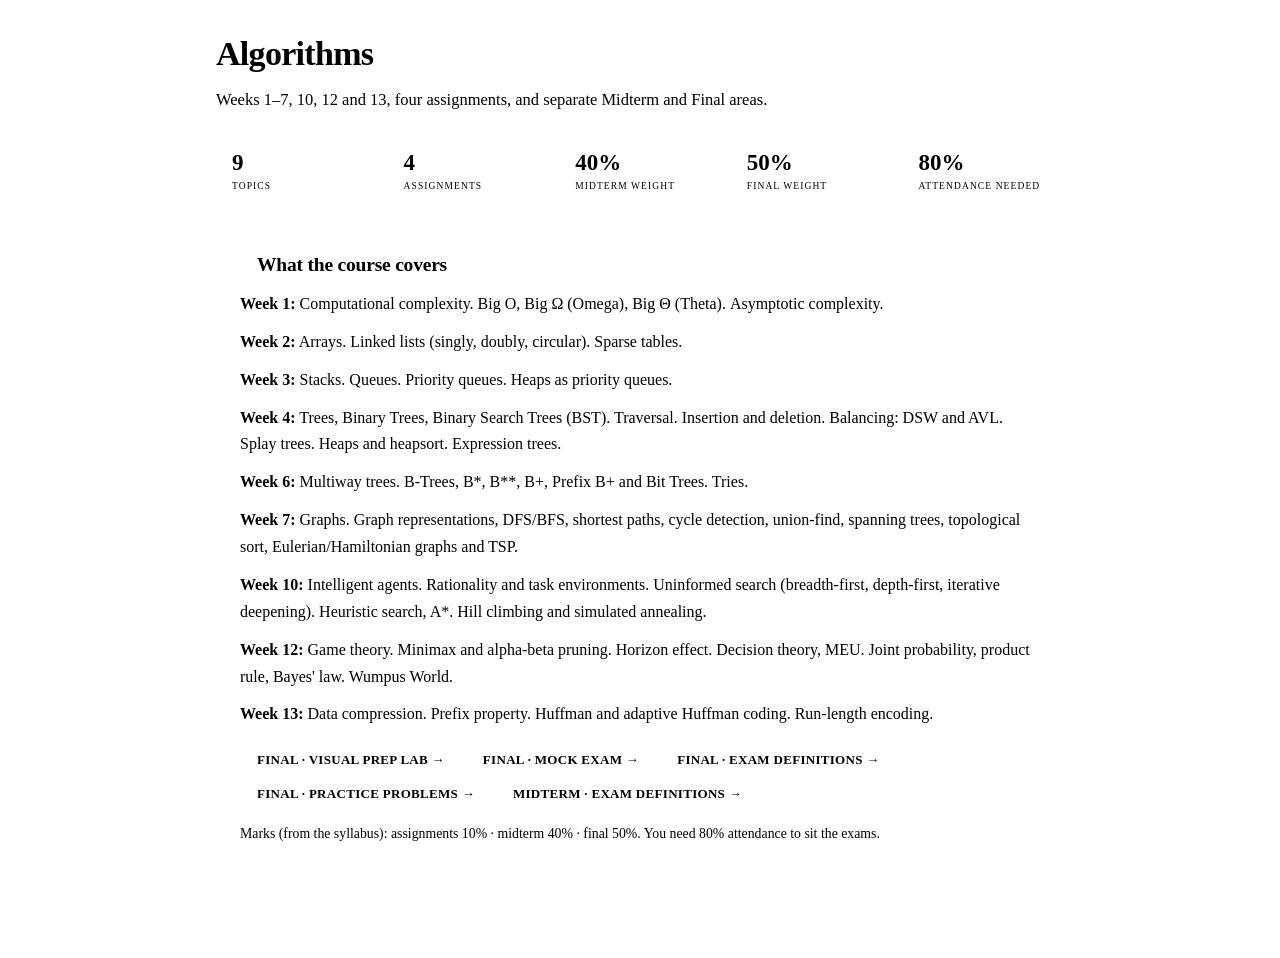
<file: index.html>
<!DOCTYPE html>
<html lang="en" class="dark">
<head>
<meta charset="UTF-8">
<meta name="viewport" content="width=device-width, initial-scale=1.0">
<script src="https://zann208.github.io/study/shared/v3/boot.js?v=20261030-4" data-console="algo" data-v2="index.v2.html"></script>
<title>Algorithms &amp; Data Structures</title>
<meta name="theme-color" content="#0a0d14">
<style>
*{box-sizing:border-box;margin:0;padding:0}
html{background:var(--bg);scroll-behavior:smooth}
body{background:var(--bg);color:var(--ink);font-family:var(--sans);font-size:16px;line-height:1.68;-webkit-font-smoothing:antialiased}
a{color:var(--am);text-decoration:none}
a:hover{text-decoration:underline}
:focus-visible{outline:2px solid var(--am);outline-offset:2px;border-radius:4px}



/* ---------- MAIN ---------- */
.wrap{max-width:900px;margin:0 auto;padding:34px 26px 90px}
.page{display:none}
.page.on{display:block;animation:fade .25s ease}
@keyframes fade{from{opacity:0;transform:translateY(4px)}to{opacity:1;transform:none}}

h1{font-size:clamp(25px,3.6vw,34px);font-weight:750;letter-spacing:-.7px;line-height:1.18}
h2{font-size:19.5px;font-weight:700;letter-spacing:-.2px;display:flex;align-items:center;gap:9px;margin-bottom:9px}
h3{font-size:15.5px;font-weight:700;margin:16px 0 6px;color:var(--ink)}
p{margin-bottom:11px}
p:last-child{margin-bottom:0}
ul,ol{margin:8px 0 11px 20px}
li{margin-bottom:6px}
li::marker{color:var(--am)}
b{font-weight:650}
.sub{color:var(--dim);font-size:16.5px;margin-top:9px;max-width:660px}
.small{font-size:13.8px;color:var(--dim)}
.center{text-align:center}
.divider{height:1px;background:var(--line);margin:26px 0;border:0}

/* section badge (was lvlchip) */
.lvlchip{display:inline-flex;align-items:center;gap:7px;font-family:var(--mono);font-size:10px;font-weight:700;
  letter-spacing:1.3px;text-transform:uppercase;color:var(--am);background:color-mix(in srgb,var(--am) 12%,transparent);
  border:1px solid color-mix(in srgb,var(--am) 32%,transparent);border-radius:20px;padding:5px 12px;margin-bottom:14px}
.lvlchip.c-blue{color:var(--cy);background:color-mix(in srgb,var(--cy) 12%,transparent);border-color:color-mix(in srgb,var(--cy) 32%,transparent)}
.lvlchip.c-red{color:var(--rd);background:color-mix(in srgb,var(--rd) 12%,transparent);border-color:color-mix(in srgb,var(--rd) 32%,transparent)}
.lvlchip.c-green{color:var(--gr);background:color-mix(in srgb,var(--gr) 12%,transparent);border-color:color-mix(in srgb,var(--gr) 32%,transparent)}

/* ---------- CARDS ---------- */
.card{background:var(--panel);border:1px solid var(--line);border-radius:13px;padding:22px 24px;margin-top:18px;position:relative}
html:not(.dark) .card{box-shadow:0 1px 3px rgba(15,23,42,.05)}

/* heading markers (was coloured squares) */
.sq{width:8px;height:8px;border-radius:2px;background:var(--am);flex:0 0 auto;transform:rotate(45deg)}
.sq.s-yel{background:var(--am2)} .sq.s-red{background:var(--rd)}
.sq.s-grn{background:var(--gr)} .sq.s-blue{background:var(--cy)}

/* ---------- CODE ---------- */
.code{background:var(--sc-code-bg);border:1px solid var(--sc-code-line);border-radius:10px;padding:26px 15px 14px;margin:12px 0;
  font-family:var(--mono);font-size:12.9px;line-height:1.72;overflow-x:auto;white-space:pre;color:var(--sc-code-text);position:relative}
.code::before{content:"C++";position:absolute;top:6px;left:13px;font-family:var(--sc-sans);font-size:10px;letter-spacing:.06em;color:var(--sc-faint);font-weight:600}
.tok-c{color:var(--sc-tok-comment);font-style:italic}
.tok-s{color:var(--sc-tok-string)}
.tok-p{color:var(--sc-tok-preproc)}
.tok-k{color:var(--sc-tok-keyword)}
.tok-t{color:var(--sc-tok-type)}
.tok-n{color:var(--sc-tok-number)}
code{font-family:var(--mono);font-size:.9em;background:var(--panel3);border:1px solid var(--line);
  padding:1.5px 6px;border-radius:5px;color:var(--am)}
.code code{background:none;border:0;padding:0;color:inherit}

/* ---------- TABLES ---------- */
.simple{width:100%;border-collapse:collapse;font-size:14.2px;margin:12px 0}
.simple th{text-align:left;font-family:var(--mono);font-size:10px;letter-spacing:1.1px;text-transform:uppercase;
  color:var(--faint);font-weight:700;padding:9px 11px;border-bottom:1px solid var(--line2)}
.simple td{padding:9px 11px;border-bottom:1px solid var(--line);vertical-align:top}
.simple tr:last-child td{border-bottom:0}
.simple tbody tr:hover,.simple tr:hover{background:var(--panel2)}

/* ---------- CALLOUTS ---------- */
.box{border-radius:10px;padding:13px 16px;margin:13px 0;font-size:14.6px;border:1px solid}
.box b:first-child{display:block;font-family:var(--mono);font-size:10px;letter-spacing:1.2px;text-transform:uppercase;margin-bottom:5px}
.box.notes{background:color-mix(in srgb,var(--cy) 8%,var(--panel));border-color:color-mix(in srgb,var(--cy) 26%,transparent)}
.box.notes b:first-child{color:var(--cy)}
.box.mistakes{background:color-mix(in srgb,var(--rd) 8%,var(--panel));border-color:color-mix(in srgb,var(--rd) 26%,transparent)}
.box.mistakes b:first-child{color:var(--rd)}
.box.idea{background:color-mix(in srgb,var(--gr) 8%,var(--panel));border-color:color-mix(in srgb,var(--gr) 26%,transparent)}
.box.idea b:first-child{color:var(--gr)}
.tag{display:inline-block;font-family:var(--mono);font-size:10px;font-weight:700;letter-spacing:.9px;text-transform:uppercase;
  color:var(--faint);border:1px solid var(--line2);border-radius:5px;padding:2px 7px;margin-right:5px}

/* ---------- HERO + STATS ---------- */
.hero{margin-bottom:6px}
.hero .p1{font-family:var(--mono);font-size:10.5px;letter-spacing:1.6px;text-transform:uppercase;color:var(--am);margin-bottom:11px;font-weight:700}
.hero h1{margin-bottom:12px}
.hero p{color:var(--dim);font-size:16.5px;max-width:680px}
.statrow{display:grid;grid-template-columns:repeat(auto-fit,minmax(132px,1fr));gap:10px;margin-top:22px}
.stat{background:var(--panel);border:1px solid var(--line);border-radius:11px;padding:14px 16px}
.stat .n{font-family:var(--mono);font-size:23px;font-weight:800;color:var(--am);line-height:1.15}
.stat .l{font-family:var(--mono);font-size:9.5px;letter-spacing:1.1px;text-transform:uppercase;color:var(--faint);margin-top:3px}
.stat.s-blue .n{color:var(--cy)} .stat.s-red .n{color:var(--rd)}
.stat.s-yel .n{color:var(--am2)} .stat.s-grn .n{color:var(--gr)}

/* ---------- CHIPS / BUTTONS ---------- */
.chiprow{display:flex;gap:7px;flex-wrap:wrap;margin:16px 0 6px}
.chip{border:1px solid var(--line);background:var(--panel);color:var(--dim);font-family:var(--mono);font-size:11.5px;
  font-weight:700;padding:6px 13px;border-radius:20px;cursor:pointer;letter-spacing:.4px;transition:.13s}
.chip:hover{border-color:var(--am);color:var(--am)}
.chip.on{background:var(--am);border-color:var(--am);color:var(--sc-surface)}
.btnrow{display:flex;gap:9px;flex-wrap:wrap;margin-top:15px}
.btn{border:1px solid var(--line2);background:var(--panel2);color:var(--ink);font-family:var(--mono);font-size:13px;
  font-weight:700;padding:9px 17px;border-radius:9px;cursor:pointer;transition:.13s;letter-spacing:.3px}
.btn:hover{border-color:var(--am);color:var(--am)}
.btn.b-blue{background:color-mix(in srgb,var(--cy) 14%,var(--panel));color:var(--cy);border-color:color-mix(in srgb,var(--cy) 40%,transparent)}
.btn.b-yel{background:color-mix(in srgb,var(--am) 14%,var(--panel));color:var(--am);border-color:color-mix(in srgb,var(--am) 40%,transparent)}
.btn.b-grn{background:color-mix(in srgb,var(--gr) 14%,var(--panel));color:var(--gr);border-color:color-mix(in srgb,var(--gr) 40%,transparent)}
.btn.b-red{background:color-mix(in srgb,var(--rd) 14%,var(--panel));color:var(--rd);border-color:color-mix(in srgb,var(--rd) 40%,transparent)}

/* ---------- FLASHCARDS ---------- */
.fc-stage{margin-top:18px}
.fc{perspective:1400px;cursor:pointer;min-height:250px}
.fc-in{position:relative;width:100%;min-height:250px;transform-style:preserve-3d;transition:transform .5s cubic-bezier(.4,.2,.2,1)}
.fc.flip .fc-in{transform:rotateX(180deg)}
.fc-face{position:absolute;inset:0;backface-visibility:hidden;background:var(--panel);border:1px solid var(--line2);
  border-radius:13px;display:flex;align-items:center;justify-content:center;padding:44px 32px;text-align:center;
  font-size:18.5px;line-height:1.6;font-weight:600}
.fc-back{transform:rotateX(180deg);background:var(--panel2);border-color:color-mix(in srgb,var(--am) 45%,transparent)}
.fc-back{font-size:16.5px;font-weight:500}
.fc-face .side{position:absolute;top:13px;left:17px;font-family:var(--mono);font-size:10px;font-weight:800;
  letter-spacing:1.4px;color:var(--faint)}
.fc-back .side{color:var(--am)}
.fc-face .wk{position:absolute;top:13px;right:17px;font-family:var(--mono);font-size:10px;color:var(--am);
  background:color-mix(in srgb,var(--am) 12%,transparent);border-radius:5px;padding:2px 8px}
.fc-hint{text-align:center;font-family:var(--mono);font-size:11px;color:var(--faint);margin-top:12px;letter-spacing:.5px}
.fc-count{text-align:center;font-family:var(--mono);font-size:12.5px;color:var(--dim);margin-top:5px}

/* ---------- QUIZ ---------- */
.q-top{display:flex;justify-content:space-between;align-items:center;margin-bottom:14px;
  font-family:var(--mono);font-size:11.5px;color:var(--faint);letter-spacing:.5px}
.q-score{color:var(--am);font-weight:700}
.q-text{font-size:17.5px;font-weight:650;line-height:1.55;margin-bottom:14px}
.opt{display:block;width:100%;text-align:left;border:1px solid var(--line);background:var(--panel2);color:var(--ink);
  border-radius:10px;padding:12px 16px;margin-bottom:9px;font-family:var(--sans);font-size:15px;cursor:pointer;transition:.13s}
.opt:hover:not(:disabled){border-color:var(--am);transform:translateX(2px)}
.opt:disabled{cursor:default}
.opt.is-right{border-color:var(--gr);background:color-mix(in srgb,var(--gr) 13%,var(--panel));color:var(--gr);font-weight:650}
.opt.is-wrong{border-color:var(--rd);background:color-mix(in srgb,var(--rd) 12%,var(--panel));color:var(--rd);font-weight:650}
.q-why{margin-top:13px;background:var(--panel2);border-left:2px solid var(--am);border-radius:0 9px 9px 0;
  padding:12px 15px;font-size:14.6px;line-height:1.62}
.q-end{text-align:center;padding:14px 0}
.bigscore{font-family:var(--mono);font-size:38px;font-weight:800;color:var(--am);line-height:1.1}
.verdict{font-family:var(--mono);font-size:12px;letter-spacing:1.2px;text-transform:uppercase;color:var(--dim);margin-top:7px}

/* ---------- CODE PRACTICE ---------- */
.pr-head{display:flex;align-items:center;gap:10px;flex-wrap:wrap;margin-bottom:11px}
.pill{font-family:var(--mono);font-size:10px;font-weight:700;letter-spacing:.9px;text-transform:uppercase;
  border:1px solid var(--line2);border-radius:5px;padding:3px 8px;color:var(--faint)}
.pill.easy{color:var(--gr);border-color:color-mix(in srgb,var(--gr) 40%,transparent)}
.pill.med{color:var(--am);border-color:color-mix(in srgb,var(--am) 40%,transparent)}
.pill.hard{color:var(--rd);border-color:color-mix(in srgb,var(--rd) 40%,transparent)}
.blank{display:inline-block;min-width:74px;background:var(--panel3);border:1px solid var(--line2);border-bottom:2px solid var(--am);
  border-radius:5px;color:var(--ink);font-family:var(--mono);font-size:12.6px;padding:2px 7px;margin:0 2px;text-align:center}
.blank:focus{outline:none;border-color:var(--am);background:var(--panel)}
.blank.ok{border-color:var(--gr);border-bottom-color:var(--gr);color:var(--gr);background:color-mix(in srgb,var(--gr) 12%,transparent)}
.blank.bad{border-color:var(--rd);border-bottom-color:var(--rd);color:var(--rd);background:color-mix(in srgb,var(--rd) 12%,transparent)}
.pr-result{margin-top:13px;font-family:var(--mono);font-size:13px;font-weight:700;padding:11px 15px;border-radius:9px;letter-spacing:.3px}
.pr-result.ok{background:color-mix(in srgb,var(--gr) 13%,var(--panel));color:var(--gr)}
.pr-result.bad{background:color-mix(in srgb,var(--rd) 12%,var(--panel));color:var(--rd)}
.msg{font-size:14px;margin-top:8px;color:var(--dim)}
.key{font-family:var(--mono);font-size:12.6px;color:var(--gr)}
.opt .key{display:inline-block;min-width:1.7em;font-weight:600;color:var(--sc-accent)}
.page>.lvlchip{display:none}
.lbl{font-family:var(--mono);font-size:10px;letter-spacing:1.1px;text-transform:uppercase;color:var(--faint);margin-bottom:5px;display:block}
.cl{color:var(--dim)}
.tl{font-weight:650}

/* ---------- TREE DIAGRAMS ---------- */
.treebox{background:var(--panel2);border:1px solid var(--line);border-radius:11px;padding:16px;margin:13px 0;overflow-x:auto}
.tcap{font-family:var(--mono);font-size:10.5px;letter-spacing:1px;text-transform:uppercase;color:var(--faint);margin-bottom:9px}
.treebox svg{display:block;overflow:visible}
.tln{stroke:var(--tline);stroke-width:1.7;stroke-linecap:round;fill:none}
.tc{fill:var(--panel);stroke:var(--line2);stroke-width:1.7}
.tc-hl{fill:color-mix(in srgb,var(--am) 24%,var(--panel));stroke:var(--am);stroke-width:1.9}
.tc-bad{fill:color-mix(in srgb,var(--rd) 20%,var(--panel));stroke:var(--rd);stroke-width:1.9}
.tt{fill:var(--ink);font-family:var(--mono);font-size:12px}
.tt-onhl{fill:var(--am);font-family:var(--mono);font-size:12px;font-weight:700}
.tb{fill:var(--dim);stroke:none;font-family:var(--mono);font-weight:600}
.btreebox{background:var(--panel2);border:1px solid var(--line);border-radius:11px;padding:16px;margin:13px 0;overflow-x:auto}
.btreebox svg{display:block;overflow:visible}
.btl{stroke:var(--tline);stroke-width:1.7;stroke-linecap:round;fill:none}
.btn{fill:var(--panel);stroke:var(--line2);stroke-width:1.7}
.btn-hl{fill:color-mix(in srgb,var(--am) 20%,var(--panel));stroke:var(--am);stroke-width:1.9}
.btn-of{fill:color-mix(in srgb,var(--rd) 18%,var(--panel));stroke:var(--rd);stroke-width:1.9}
.btn-lf{fill:color-mix(in srgb,var(--cy) 14%,var(--panel));stroke:var(--cy)}
.btd{stroke:var(--line2);stroke-width:1}
.btt{fill:var(--ink);font-family:var(--mono);font-weight:600}
.tb-bad{fill:var(--rd);stroke:none;font-family:var(--mono);font-weight:700}

/* ---------- MINI GRID ---------- */
.minigrid{display:grid;grid-template-columns:repeat(auto-fit,minmax(150px,1fr));gap:9px;margin-top:13px}
.mini{background:var(--panel2);border:1px solid var(--line);border-radius:10px;padding:12px 14px}
.mini .mnum{font-family:var(--mono);font-size:17px;font-weight:800;color:var(--am)}
.mini .l{font-size:13px;color:var(--dim);margin-top:2px}



/* ---------- WEEK 12: WUMPUS GRID ---------- */
.wgrid{display:grid;grid-template-columns:repeat(4,1fr);gap:4px;max-width:460px;margin:13px 0 6px}
.wgrid>div{min-height:72px;background:var(--panel2);border:1px solid var(--line);border-radius:8px;padding:6px 4px;
  display:flex;flex-direction:column;align-items:center;justify-content:center;gap:1px;
  font-family:var(--mono);font-size:11px;font-weight:700;text-align:center;color:var(--ink)}
.wgrid span{display:block;font-weight:600;font-size:10.5px}
.w-s{color:var(--rd)} .w-b{color:var(--cy)} .w-g{color:var(--am)}
.wgrid .w-pit{background:var(--ink);border-color:var(--ink);color:var(--bg)}
.wgrid .w-wump{border-color:var(--rd);color:var(--rd)}
.wgrid .w-gold{border-color:var(--am);color:var(--am)}
.wgrid .w-start{border-style:dashed;border-color:var(--gr);color:var(--gr)}

/* ---------- FINAL PRACTICE + REVEALS ---------- */
.fp details{margin-top:12px;border-top:1px solid var(--line);padding-top:11px}
.fp summary,.simple summary{cursor:pointer;width:max-content;font-family:var(--mono);font-size:11.5px;font-weight:700;
  letter-spacing:.6px;text-transform:uppercase;color:var(--gr)}
.fp details[open]>summary{margin-bottom:10px}
.fp-data{font-family:var(--mono);font-size:13.5px;background:var(--panel2);border:1px solid var(--line);border-radius:8px;padding:9px 12px}

/* ---------- RESPONSIVE ---------- */
@media(max-width:960px){
  .wrap{padding:26px 18px 80px}
}
@media(max-width:520px){
  .fc-face{padding:34px 20px;font-size:16.5px}
  .code{font-size:12px}
}
@media print{
  .chiprow,.btnrow{display:none!important}
  main{margin:0}.page{display:block!important}
  body{background:#fff;color:#000}
}
/* Burmese layer */
html.my body{font-family:"Noto Sans Myanmar","Myanmar Text","Padauk",-apple-system,BlinkMacSystemFont,"Segoe UI",Roboto,sans-serif;line-height:1.95}
html.my h1,html.my h2,html.my h3,html.my h4{line-height:1.6}
html.my td,html.my th,html.my li,html.my .box,html.my .answer,html.my .memory{line-height:1.85}
html.my code,html.my pre,html.my kbd,html.my .num{font-family:var(--mono)}
</style>
</head>
<body data-study-console="algo" data-console-id="algo" data-console-name="Algorithms & Data Structures">


<main><div class="wrap">

<!-- ===== HOME ===== -->
<section class="page on" id="page-home">
<div class="hero">
    <h1 data-i18n="home.002">Algorithms</h1>
    <p data-i18n="home.003">Weeks 1–7, 10, 12 and 13, four assignments, and separate Midterm and Final areas.</p>
  </div>

  <div class="statrow">
    <div class="stat s-blue"><div class="n">9</div><div class="l" data-i18n="home.004">Topics</div></div>
    <div class="stat s-red"><div class="n">4</div><div class="l" data-i18n="home.005">Assignments</div></div>
    <div class="stat s-yel"><div class="n">40%</div><div class="l" data-i18n="home.006">Midterm weight</div></div>
    <div class="stat s-red"><div class="n">50%</div><div class="l" data-i18n="home.007">Final weight</div></div>
    <div class="stat s-grn"><div class="n">80%</div><div class="l" data-i18n="home.008">Attendance needed</div></div>
  </div>

  <div class="card">
    <h2 data-i18n="home.009"><span class="sq"></span>What the course covers</h2>
    <p data-i18n="home.010"><b>Week 1:</b> Computational complexity. Big O, Big Ω (Omega), Big Θ (Theta). Asymptotic complexity.</p>
    <p data-i18n="home.011"><b>Week 2:</b> Arrays. Linked lists (singly, doubly, circular). Sparse tables.</p>
    <p data-i18n="home.012"><b>Week 3:</b> Stacks. Queues. Priority queues. Heaps as priority queues.</p>
    <p data-i18n="home.013"><b>Week 4:</b> Trees, Binary Trees, Binary Search Trees (BST). Traversal. Insertion and deletion. Balancing: DSW and AVL. Splay trees. Heaps and heapsort. Expression trees.</p>
    <p data-i18n="home.014"><b>Week 6:</b> Multiway trees. B-Trees, B*, B**, B+, Prefix B+ and Bit Trees. Tries.</p>
    <p data-i18n="home.015"><b>Week 7:</b> Graphs. Graph representations, DFS/BFS, shortest paths, cycle detection, union-find, spanning trees, topological sort, Eulerian/Hamiltonian graphs and TSP.</p>
    <p data-i18n="home.016"><b>Week 10:</b> Intelligent agents. Rationality and task environments. Uninformed search (breadth-first, depth-first, iterative deepening). Heuristic search, A*. Hill climbing and simulated annealing.</p>
    <p data-i18n="home.017"><b>Week 12:</b> Game theory. Minimax and alpha-beta pruning. Horizon effect. Decision theory, MEU. Joint probability, product rule, Bayes' law. Wumpus World.</p>
    <p data-i18n="home.018"><b>Week 13:</b> Data compression. Prefix property. Huffman and adaptive Huffman coding. Run-length encoding.</p>
    <p style="margin-top:15px"><button class="btn b-grn" onclick="go('finalprep')">FINAL · VISUAL PREP LAB →</button> <button class="btn b-red" onclick="go('finalmock')" data-i18n="home.019">FINAL · MOCK EXAM →</button> <button class="btn b-red" onclick="go('final')" data-i18n="home.020">FINAL · EXAM DEFINITIONS →</button> <button class="btn b-blue" onclick="go('finalprac')" data-i18n="home.021">FINAL · PRACTICE PROBLEMS →</button> <button class="btn b-yel" onclick="go('midterm')" data-i18n="home.022">MIDTERM · EXAM DEFINITIONS →</button></p>
    <p class="small" data-i18n="home.023">Marks (from the syllabus): assignments 10% · midterm 40% · final 50%. You need 80% attendance to sit the exams.</p>
  </div>


</section>

<!-- ===== WEEK1 ===== -->
<section class="page" id="page-week1">
<div class="lvlchip c-blue">Week 1</div>
  <h1>Complexity Analysis</h1>
  <p class="sub">Computational complexity, asymptotic notation.</p>

  <div class="card">
    <h2><span class="sq"></span>What is computational complexity?</h2>
    <p><b>What it is:</b> a measure of how much <b>effort</b> an algorithm needs — how much it <b>costs</b> to run.</p>
    <p><b>Why we use it:</b> many algorithms can solve the same problem. We want to pick the cheapest one.</p>
    <p><b>The two costs:</b></p>
    <ul>
      <li><b>Time</b> — how long it takes. <b>This is the most significant one for us.</b></li>
      <li><b>Space</b> — how much memory it uses.</li>
    </ul>
  </div>

  <div class="card">
    <h2><span class="sq s-red"></span>Why not just time it in seconds?</h2>
    <p>Because real time is <b>unfair</b>. It depends on things that have nothing to do with the algorithm:</p>
    <ul>
      <li><b>The machine</b> — the same program runs faster on a home PC than on the lab PCs.</li>
      <li><b>The language</b> — a compiled C++ program is much faster than the same program in Basic.</li>
    </ul>
    <p>So to compare in real time, everything would have to run on the <b>same machine</b>. Instead, we use <b>logical units</b>: we describe the relationship between</p>
    <ul>
      <li><b>n</b> = the size of the data (the file), and</li>
      <li><b>t</b> = the time taken to process it.</li>
    </ul>
  </div>

  <div class="card">
    <h2><span class="sq s-yel"></span>Time / size relationships</h2>
    <h3>Linear: t = c·n</h3>
    <p>Time grows at the same rate as the data. If the data <b>doubles</b>, the time <b>doubles</b> too.</p>
    <p class="small">Tiny example: if 10 items take 10 steps, then 20 items take 20 steps.</p>
    <h3>Logarithmic: t = log₂ n</h3>
    <p>Doubling the data adds just <b>one</b> time unit. This is very fast.</p>
    <p class="small">Tiny example: log₂ 8 = 3 steps. Double the data to 16 → log₂ 16 = 4 steps. Twice the data, only +1 step.</p>
  </div>

  <div class="card">
    <h2><span class="sq s-grn"></span>Asymptotic complexity</h2>
    <p><b>What it is:</b> real cost formulas are messy. We only care what happens when <b>n gets large</b>. So we <b>drop every term that stops mattering</b>. What is left is the asymptotic complexity.</p>
    <p><b>The slide example:</b></p>
    <p class="center" style="font-size:20px"><b>F(n) = n² + 100n + log₁₀n + 1000</b></p>
    <table class="simple">
      <tr><th>n</th><th>F(n)</th><th>n² part</th><th>100n part</th><th>1000 part</th></tr>
      <tr><td>1</td><td>1,101</td><td>1 <span class="small">(0.1%)</span></td><td>100 <span class="small">(9.1%)</span></td><td><b>1,000 (90.8%)</b></td></tr>
      <tr><td>10</td><td>2,101</td><td>100 <span class="small">(4.8%)</span></td><td><b>1,000 (47.6%)</b></td><td><b>1,000 (47.6%)</b></td></tr>
      <tr><td>100</td><td>21,002</td><td><b>10,000 (47.6%)</b></td><td><b>10,000 (47.6%)</b></td><td>1,000 <span class="small">(4.8%)</span></td></tr>
      <tr><td>1,000</td><td>1,101,003</td><td><b>1,000,000 (90.8%)</b></td><td>100,000 <span class="small">(9.1%)</span></td><td>1,000 <span class="small">(0.09%)</span></td></tr>
      <tr><td>100,000</td><td>10,010,001,005</td><td><b>10,000,000,000 (99.9%)</b></td><td>10,000,000 <span class="small">(0.1%)</span></td><td>1,000 <span class="small">(~0%)</span></td></tr>
    </table>
    <p>Look at the pattern: for <b>small n</b> the constant 1000 is the biggest part (90.8%!). But as n grows, <b>n² takes over</b> — at n = 100,000 it is 99.9% of the whole value. So for large n, only n² matters:</p>
    <p class="center" style="font-size:20px"><b>F(n) ≈ n² &nbsp;→&nbsp; O(n²)</b></p>
  </div>

  <div class="card">
    <h2><span class="sq"></span>Big O, Big Ω, Big Θ</h2>
    <p>Three symbols for describing growth. They <b>simplify complexity equations</b>:</p>
    <ul>
      <li><b>Big O (Big Oh)</b> — an <b>upper bound</b>. "It grows <b>no faster</b> than this." The one we use most.</li>
      <li><b>Big Ω (Big Omega)</b> — a <b>lower bound</b>. "It grows <b>at least</b> this fast."</li>
      <li><b>Big Θ (Big Theta)</b> — a <b>tight bound</b>. Upper and lower at the same time: "it grows <b>exactly</b> like this."</li>
    </ul>
    <h3>How to simplify</h3>
    <ul>
      <li>Drop constant factors: O(2n) → <b>O(n)</b>. O(½n²) → <b>O(n²)</b>.</li>
      <li>Drop smaller terms: O(n² + 100n + 1000) → <b>O(n²)</b>.</li>
    </ul>
  </div>

  <div class="card">
    <h2><span class="sq s-yel"></span>Example code — spot the complexity</h2>
    <p>Each block below is a growth rate you must recognize on sight.</p>
    <pre class="code" data-code="w1_main"></pre>
  </div>

  <div class="box notes">
    <span class="tag">★ Notes — remember for the exam</span>
    <ul>
      <li>Computational complexity = how much <b>effort / cost</b> an algorithm needs. Time + space. <b>Time is the most significant.</b></li>
      <li>Don't compare in seconds: speed depends on the <b>machine</b> and the <b>language</b>. Use logical units: <b>n</b> (data size) vs <b>t</b> (time).</li>
      <li><b>Linear</b> t = c·n: double the data → double the time.</li>
      <li><b>Logarithmic</b> t = log₂n: double the data → just <b>+1</b> time unit.</li>
      <li><b>Asymptotic complexity</b>: for large n, drop the terms that stop mattering.</li>
      <li>F(n) = n² + 100n + log₁₀n + 1000 → <b>O(n²)</b>.</li>
      <li><b>Big O</b> = upper bound (at most) · <b>Big Ω</b> = lower bound (at least) · <b>Big Θ</b> = tight (both).</li>
      <li>Know the loop shapes: one loop = O(n) · loop-in-loop = O(n²) · halving loop = O(log n) · direct access = O(1).</li>
    </ul>
  </div>

  <div class="box mistakes">
    <span class="tag">⚠ Common mistakes</span>
    <ul>
      <li><b>Judging with small n.</b> At n = 1, the 1000 term looks the biggest. Complexity is about <b>large</b> n — n² wins in the end.</li>
      <li><b>Keeping the constants.</b> O(2n) is not a thing on the exam — write O(n).</li>
      <li><b>Comparing programs run on different computers</b> (or written in different languages). That's timing the machine, not the algorithm.</li>
      <li><b>Thinking log is slow.</b> O(log n) is one of the fastest: 1,000,000 items ≈ only 20 steps.</li>
      <li><b>Mixing up the symbols.</b> O = at most, Ω = at least, Θ = exactly.</li>
    </ul>
  </div>

</section>

<!-- ===== WEEK2 ===== -->
<section class="page" id="page-week2">
<div class="lvlchip c-red">Week 2</div>
  <h1>Arrays &amp; Linked Lists</h1>
  <p class="sub">Arrays, linked lists, sparse tables.</p>

  <div class="card">
    <h2><span class="sq"></span>Arrays — the simplest structure</h2>
    <p><b>What it is:</b> a collection of elements sitting <b>next to each other</b> in memory. Each element has an <b>index</b> (a number key).</p>
    <p><b>Why it's fast:</b> finding an element is just math. If an int array starts at memory address 1000, and each int is 4 bytes:</p>
    <p class="center" style="font-size:19px"><b>address of a[i] = 1000 + 4 · i</b></p>
    <p class="small">Tiny example: a[5] lives at 1000 + 4·5 = <b>1020</b>. One calculation → O(1) access. No searching.</p>
    <h3>Three ways to index</h3>
    <ul>
      <li><b>Zero-based</b> — first element is a[0]. <b>This is C++.</b></li>
      <li><b>One-based</b> — first element is a[1].</li>
      <li><b>N-based</b> — start anywhere, even letters: <code>Country[th] = "Thailand"</code>.</li>
    </ul>
  </div>

  <div class="card">
    <h2><span class="sq s-yel"></span>Dimensions &amp; memory order</h2>
    <p>A <b>single dimension</b> array has 1 index: <code>a[4]</code>. A <b>multidimensional</b> array has more: <code>a[2][3]</code>.</p>
    <p>A 2D array is still stored in one flat row of memory. There are two orders:</p>
    <table class="simple">
      <tr><th>Order</th><th>The matrix 1 2 3 / 4 5 6 / 7 8 9 is stored as</th><th>Used by</th></tr>
      <tr><td><b>Row-major</b></td><td>1, 2, 3, 4, 5, 6, 7, 8, 9</td><td><b>C / C++</b>, Pascal, Python, SAS</td></tr>
      <tr><td><b>Column-major</b></td><td>1, 4, 7, 2, 5, 8, 3, 6, 9</td><td>Fortran, MATLAB, OpenGL</td></tr>
    </table>
  </div>

  <div class="card">
    <h2><span class="sq s-red"></span>Static vs dynamic arrays</h2>
    <ul>
      <li><b>Static</b>: memory given at <b>COMPILATION TIME</b>. Size is fixed forever. <code>int a[10];</code></li>
      <li><b>Dynamic</b>: memory given at <b>RUN TIME</b>. Size can be chosen while running. <code>int* a = new int[10];</code></li>
    </ul>
    <p>Dynamic memory must be given back: <code>delete [] a;</code></p>
    <pre class="code" data-code="w2_dyn"></pre>
    <p>A <b>jagged array</b> is an array of arrays where each row has a <b>different size</b>:</p>
    <pre class="code" data-code="w2_jag"></pre>
  </div>

  <div class="card">
    <h2><span class="sq s-grn"></span>Array performance, benefits, limits</h2>
    <table class="simple">
      <tr><th>Operation</th><th>Cost</th></tr>
      <tr><td>Get / set one element by index</td><td><b>O(1)</b> constant</td></tr>
      <tr><td>Walk over all elements in order</td><td><b>O(n)</b> linear</td></tr>
      <tr><td>Insert / delete in the <b>middle</b></td><td><b>O(n)</b> — everything after it must <b>shift</b></td></tr>
      <tr><td>Insert at the <b>end</b></td><td><b>Amortised O(1)</b></td></tr>
    </table>
    <p><b>Benefits:</b> good locality of reference (temporal + spatial → data caching works well), compact (low memory), and random access.</p>
    <p><b>The limit:</b> elements are locked in place, evenly spaced. Inserting inside means <b>shifting</b> other data. The fix for that → a <b>linked</b> structure.</p>
  </div>

  <hr class="divider">

  <div class="card">
    <h2><span class="sq"></span>Singly linked lists</h2>
    <p><b>What it is:</b> a chain of <b>nodes</b>. Each node holds some data (<code>info</code>) and a <b>pointer</b> to the next node. A pointer <code>head</code> points to the first node. The last node points to <b>NULL (0)</b> to say "I am the end."</p>
    <p><b>Why:</b> no fixed size, and inserting/removing does not shift anything — we just re-aim pointers.</p>
    <pre class="code" data-code="w2_node"></pre>
    <p>Building a small list by hand:</p>
    <pre class="code" data-code="w2_build"></pre>
  </div>

  <div class="card">
    <h2><span class="sq s-yel"></span>Insertion: head_insert &amp; tail_insert</h2>
    <p>Two basic choices, also called <code>push_front()</code> and <code>push_back()</code>.</p>
    <h3>head_insert — new node becomes the first node</h3>
    <ol>
      <li>Make the new node: <code>Node* tmp = new Node(x);</code></li>
      <li>Point it at the old first node: <code>tmp-&gt;next = head;</code></li>
      <li>Move head to it: <code>head = tmp;</code></li>
    </ol>
    <h3>tail_insert — new node becomes the last node</h3>
    <p>Keep a second pointer <code>tail</code> aimed at the last node. Then: make the node, set <code>tail-&gt;next = tmp;</code>, move <code>tail = tmp;</code>. Same idea as head_insert, just at the other end.</p>
    <p class="small">Inserting in the <b>middle</b>: walk to the spot first, then re-aim two pointers. Compare with an array: no shifting needed!</p>
  </div>

  <div class="card">
    <h2><span class="sq s-red"></span>Deletion — where the traps live</h2>
    <h3>Delete from the head</h3>
    <p>Trap: if you run <code>delete head;</code> first, you lose your only way into the list! The safe 3 steps:</p>
    <ol>
      <li><code>Node* tmp = head;</code> — remember the old first node.</li>
      <li><code>head = head-&gt;next;</code> — move head to the 2nd node.</li>
      <li><code>delete tmp;</code> — now it is safe to free the old node.</li>
    </ol>
    <h3>Delete from the tail</h3>
    <p>Problem: the tail's <b>predecessor</b> (the node before it) must become the new tail, but a singly linked list has no backwards pointers. So we must <b>walk from the start</b> to find the second-to-last node:</p>
    <pre class="code" data-code="w2_deltail"></pre>
    <h3>Always check the special cases</h3>
    <ul>
      <li><b>Empty list</b> — deleting from it would crash. Test <code>isEmpty()</code> first.</li>
      <li><b>One-node list</b> — after deleting, <b>both</b> head and tail must become NULL.</li>
    </ul>
    <h3>Efficiency</h3>
    <ul>
      <li>Best case: <code>deleteHead()</code> = <b>O(1)</b>.</li>
      <li>Worst case: <code>deleteTail()</code> = <b>O(n)</b> (walk the whole list).</li>
      <li>Average: between 1 and n → n/2 → <b>O(n)</b>. Search (<code>isInList()</code>) is the same: best O(1), worst and average O(n).</li>
    </ul>
  </div>

  <div class="card">
    <h2><span class="sq s-grn"></span>Doubly linked lists</h2>
    <p><b>What:</b> each node has <b>two</b> pointers — <code>next</code> and <code>prev</code>. You can walk both directions.</p>
    <pre class="code" data-code="w2_dllnode"></pre>
    <p><b>Why:</b> the whole point is the tail. <code>tail = tail-&gt;prev;</code> finds the predecessor instantly, so <b>deleting the tail becomes O(1)</b> — no walking.</p>
    <p><b>The cost:</b> insertion and deletion must fix <b>more pointers</b> (easy to get wrong), and each node needs extra memory. Same special cases: empty list, one-node list.</p>
  </div>

  <div class="card">
    <h2><span class="sq"></span>Circular linked lists &amp; circular arrays</h2>
    <p><b>Circular linked list:</b> the last node points back to the first — no NULL, no real start or end. Just one <code>current</code> pointer into the ring.</p>
    <p><b>Why:</b> perfect for <b>taking fair turns</b>:</p>
    <ul>
      <li>Processors sharing one resource — each gets its turn as <code>current</code> moves around.</li>
      <li>A multiplayer board game (poker) — <code>current</code> tracks whose turn it is.</li>
    </ul>
    <p><b>Circular array (ring buffer):</b> the same turn-taking idea with an array. It is stored as a normal array plus two variables: the index of the <b>first</b> and <b>last</b> element. When we reach the end of the array, we wrap around and reuse the free cells at the start.</p>
  </div>

  <div class="card">
    <h2><span class="sq s-yel"></span>Arrays vs linked lists — who wins?</h2>
    <p>Both store <b>linear</b> data. Neither is "better" — it depends on the job.</p>
    <table class="simple">
      <tr><th></th><th>Linked list wins</th><th>Array wins</th></tr>
      <tr><td><b>Size</b></td><td>Dynamic — no upper limit needed</td><td>—</td></tr>
      <tr><td><b>Insert / delete</b></td><td>Easy anywhere — just re-aim pointers</td><td>—</td></tr>
      <tr><td><b>Random access</b></td><td>—</td><td>Jump straight to any index, O(1)</td></tr>
      <tr><td><b>Memory</b></td><td>—</td><td>No extra space for pointers</td></tr>
      <tr><td><b>Cache locality</b></td><td>—</td><td>Elements sit together → caching works</td></tr>
    </table>
  </div>

  <div class="card">
    <h2><span class="sq s-red"></span>Sparse tables — the CMU grades story</h2>
    <p><b>What it is:</b> a table that is <b>mostly empty</b>. Storing it as a full 2D array wastes huge space.</p>
    <p><b>The slide example:</b> store a grade for every CMU student in every course.</p>
    <ul>
      <li>~25,000 students × ~1,000 courses × 1 byte per grade = <b>25,000,000 bytes</b>.</li>
      <li>But students take about 7 courses each: 25,000 × 7 = <b>175,000 bytes of real data</b>.</li>
      <li>175,000 ÷ 25,000,000 = 0.007 → <b>99.3% of the table is empty!</b></li>
    </ul>
    <h3>Fix 1: two arrays</h3>
    <p><code>ClassesTaken</code> (classes for each student) and <code>StudentsInClasses</code> (students in each class). Assuming max 8 classes each and max 200 students per class, 3 bytes per entry: 600,000 + 600,000 = <b>1,200,000 bytes — under 5%</b> of the original.</p>
    <p><b>But:</b> what if a student takes more than 8 classes? Or a class has more than 200 students? Fixed limits are guesses.</p>
    <h3>Fix 2: linked lists</h3>
    <p>Use two arrays <b>of linked lists</b> (one list per student, one per class). No limits to guess, and even more space saved.</p>
  </div>

  <div class="card">
    <h2><span class="sq s-grn"></span>Example code — a working singly linked list</h2>
    <pre class="code" data-code="w2_main"></pre>
  </div>

  <div class="box notes">
    <span class="tag">★ Notes — remember for the exam</span>
    <ul>
      <li>Array address math: start + (element size × index). Base 1000, 4-byte ints → a[i] at <b>1000 + 4i</b>.</li>
      <li>C++ arrays are <b>zero-based</b> and stored in <b>row-major</b> order.</li>
      <li>Static = size fixed at <b>compile time</b>. Dynamic = made with <code>new</code> at <b>run time</b>, freed with <code>delete []</code>.</li>
      <li>Array costs: access <b>O(1)</b>, iterate <b>O(n)</b>, middle insert/delete <b>O(n)</b> (shifting), insert at end <b>amortised O(1)</b>.</li>
      <li>Delete head (singly): <b>tmp = head → head = head-&gt;next → delete tmp</b>. Order matters!</li>
      <li>Find the node before the tail: <code>while (tmp-&gt;next-&gt;next != 0) tmp = tmp-&gt;next;</code></li>
      <li>Doubly linked list: <code>tail = tail-&gt;prev</code> makes tail delete <b>O(1)</b>.</li>
      <li>Circular list = fair turns (processors, poker). Circular array = normal array + first &amp; last indexes.</li>
      <li>Sparse table = mostly empty (99.3% in the CMU example). Replace with 2 arrays (&lt;5% space) or better, linked lists.</li>
    </ul>
  </div>

  <div class="box mistakes">
    <span class="tag">⚠ Common mistakes</span>
    <ul>
      <li><b>Deleting the head node before moving head.</b> <code>delete head;</code> first = the rest of the list is lost forever.</li>
      <li><b>Wrong delete for arrays.</b> <code>new int[10]</code> must be freed with <code>delete [] a;</code> — not <code>delete a;</code>. Forgetting it = memory leak.</li>
      <li><b>Off-by-one in the tail walk.</b> You need the node <b>before</b> the last → the test is <code>tmp-&gt;next-&gt;next != 0</code>, not <code>tmp-&gt;next != 0</code>.</li>
      <li><b>Forgetting the special cases:</b> empty list and one-node list break naive code (head and tail must both move).</li>
      <li><b>Saying "linked lists are always better."</b> Arrays win at random access, memory use, and cache locality.</li>
      <li><b>Row/column-major mix-up.</b> C++ is row-major: 1,2,3,4,5,6,7,8,9 — not 1,4,7,…</li>
    </ul>
  </div>

</section>

<!-- ===== WEEK3 ===== -->
<section class="page" id="page-week3">
<div class="lvlchip">Week 3</div>
  <h1>Stacks &amp; Queues</h1>
  <p class="sub">Stacks (LIFO), queues (FIFO), priority queues.</p>

  <div class="card">
    <h2><span class="sq"></span>Stacks — LIFO</h2>
    <p><b>What it is:</b> a linear structure you can only touch at <b>one end</b> — the <b>top</b>. New data goes on the top. Data also comes off the top.</p>
    <p><b>Picture it:</b> a stack of trays in the canteen. You take the tray that was put there <b>last</b>. That rule is called <b>LIFO — Last In, First Out</b>.</p>
    <h3>The 5 key operations</h3>
    <ul>
      <li><code>clear()</code> — empty the stack.</li>
      <li><code>isEmpty()</code> — is it empty?</li>
      <li><code>push(el)</code> — put <code>el</code> on the top.</li>
      <li><code>pop()</code> — take the top element off (and give it back).</li>
      <li><code>topEl()</code> — <b>look at</b> the top element <b>without removing it</b>.</li>
    </ul>
  </div>

  <div class="card">
    <h2><span class="sq s-yel"></span>Stack use: matching delimiters</h2>
    <p>A compiler must check that <code>( )</code>, <code>[ ]</code>, <code>{ }</code>, <code>/* */</code> are matched correctly. The rule:</p>
    <ul>
      <li>See an <b>opener</b> → <b>push</b> it.</li>
      <li>See a <b>closer</b> → <b>pop</b>; it must match. (Pop from empty = error.)</li>
      <li>At the end, the stack must be <b>empty</b>.</li>
    </ul>
    <p><b>Case A (from the slide) — success:</b> <code>while(m&lt;(n[8] + o)) {p=7; /*initialise p*/ r=6;}</code></p>
    <table class="simple">
      <tr><th>Step</th><th>Stack after</th></tr>
      <tr><td>push (</td><td>(</td></tr>
      <tr><td>push (</td><td>( (</td></tr>
      <tr><td>push [</td><td>( ( [</td></tr>
      <tr><td>pop [ — matches ]</td><td>( (</td></tr>
      <tr><td>pop ( — matches )</td><td>(</td></tr>
      <tr><td>pop ( — matches )</td><td><i>empty</i></td></tr>
      <tr><td>push {</td><td>{</td></tr>
      <tr><td>push /*</td><td>{ /*</td></tr>
      <tr><td>pop /* — matches */</td><td>{</td></tr>
      <tr><td>pop { — matches }</td><td><i>empty</i> ✔ success</td></tr>
    </table>
    <p><b>Case B — error:</b> <code>a = b + ( c − d ) * ( e − f ))</code> — the final <code>)</code> arrives when the stack is already <b>empty</b>. Nothing to pop → error.</p>
  </div>

  <div class="card">
    <h2><span class="sq s-red"></span>Implementing a stack: vector or linked list?</h2>
    <p>Both work. Here is the vector version from the slides:</p>
    <pre class="code" data-code="w3_stack"></pre>
    <p class="small">The linked-list version is the same idea, but stores elements in a <code>list&lt;T&gt;</code> instead of a <code>vector&lt;T&gt;</code>.</p>
    <h3>Comparison (exam favourite)</h3>
    <ul>
      <li>The linked list <b>matches the stack more closely</b> — no unused "capacity". In the vector version, capacity can be larger than the size.</li>
      <li>Push and pop are <b>O(1)</b> in <b>both</b>.</li>
      <li><b>But:</b> pushing to a <b>full</b> vector forces it to allocate new memory and <b>copy everything</b> across — <b>O(n)</b> for that one push.</li>
    </ul>
    <h3>The STL stack (Standard Template Library)</h3>
    <p>Key members: <code>empty()</code>, <code>pop()</code>, <code>push(el)</code>, <code>size()</code>, <code>top()</code>.</p>
    <p><b>Careful:</b> STL <code>pop()</code> is <code>void</code> — it removes the top element but does <b>not return it</b>. Read it with <code>top()</code> first.</p>
  </div>

  <hr class="divider">

  <div class="card">
    <h2><span class="sq s-grn"></span>Queues — FIFO</h2>
    <p><b>What it is:</b> a waiting line that uses <b>both ends</b>: data is added at one end and taken from the other. Like a queue in a bank. The rule is <b>FIFO — First In, First Out</b>.</p>
    <h3>The 5 key operations</h3>
    <ul>
      <li><code>clear()</code> — empty the queue.</li>
      <li><code>isEmpty()</code> — is it empty?</li>
      <li><code>enqueue(el)</code> — add <code>el</code> to the <b>end</b> of the line.</li>
      <li><code>dequeue()</code> — take the <b>first</b> element out.</li>
      <li><code>firstEl()</code> — look at the first element without removing it.</li>
    </ul>
    <p><b>Why:</b> simulating real queues — e.g. how many bank staff keep service good, or how many toll kiosks to open.</p>
  </div>

  <div class="card">
    <h2><span class="sq"></span>Queue in an array → the circular array</h2>
    <p><b>The problem:</b> in a plain array, every dequeue frees a cell at the <b>front</b> — and that space is never used again. The queue slides down the array and runs out of room.</p>
    <p><b>The fix:</b> a <b>circular array</b>. It's really a normal one-dimensional array plus two index variables, <code>first</code> and <code>last</code>. When we hit the end of the array, we <b>wrap around</b> and reuse the free cells at the start. The "circle" is just how we picture it.</p>
    <p>The extra work is in <code>enqueue()</code> / <code>dequeue()</code>: check if we are at the last cell, and make sure we never overwrite the first element.</p>
    <pre class="code" data-code="w3_aq"></pre>
  </div>

  <div class="card">
    <h2><span class="sq s-yel"></span>Better queue: the doubly linked list</h2>
    <p>With a doubly linked list, adding at one end and removing at the other are <b>both O(1)</b> — we hold pointers to both ends and can step from them directly.</p>
    <p>With a <b>singly</b> linked list, one of the two ends needs an <b>O(n)</b> walk to reach its neighbour. That's why doubly wins here.</p>
    <p class="small">The STL queue's key members: <code>back()</code>, <code>empty()</code>, <code>front()</code>, <code>pop()</code>, <code>push(el)</code>, <code>size()</code>.</p>
  </div>

  <div class="card">
    <h2><span class="sq s-red"></span>Priority queues</h2>
    <p><b>Why:</b> real queues are rarely fair. A police car reaches the toll — it goes first. In a <b>priority queue</b>, elements leave based on their <b>priority</b> and their current position, not just arrival order.</p>
    <h3>Ways to build one</h3>
    <table class="simple">
      <tr><th>Implementation</th><th>enqueue</th><th>dequeue</th></tr>
      <tr><td>Linked list, kept <b>sorted</b> (search for the right spot when adding)</td><td><b>O(n)</b></td><td>O(1)</td></tr>
      <tr><td>Linked list, <b>unsorted</b> (search for the best when removing)</td><td>O(1)</td><td><b>O(n)</b></td></tr>
      <tr><td><b>Two lists</b>: unordered low-priority + ordered high-priority</td><td colspan="2">around <b>O(√n)</b>, depends on list sizes</td></tr>
      <tr><td><b>Heap</b> — the better way</td><td colspan="2">follows the tree height (short!)</td></tr>
    </table>
  </div>

  <div class="card">
    <h2><span class="sq s-grn"></span>Heaps — a first look</h2>
    <p><b>What it is:</b> a kind of <b>binary tree</b> where:</p>
    <ul>
      <li>every node's value is <b>greater than or equal to</b> the values in its children, and</li>
      <li>the tree is <b>perfectly balanced</b> — the last-level leaves are pushed to the <b>leftmost</b> positions.</li>
    </ul>
    <p><b>As a priority queue:</b> the value = the priority, so the <b>root is always the highest priority</b>.</p>
    <h3>Enqueue (add)</h3>
    <ol>
      <li>Add the new element at the <b>bottom</b> of the heap, as a leaf.</li>
      <li>Let it climb <b>up</b>: swap it with its parent while it has higher priority.</li>
    </ol>
    <h3>Dequeue (remove the best)</h3>
    <ol>
      <li>Remove the <b>root</b> — the highest priority.</li>
      <li>Move the <b>last</b> node into the root's place.</li>
      <li>Let it sink <b>down</b>: swap with its bigger child until it fits.</li>
    </ol>
    <p class="small">Each move follows one path up or down the tree — and the tree is short (that's the balance). Compare that with the O(n) linked-list searches above. Much more on heaps in Week 4.</p>
  </div>

  <div class="box notes">
    <span class="tag">★ Notes — remember for the exam</span>
    <ul>
      <li><b>Stack = LIFO</b> (Last In, First Out) — one end only. <b>Queue = FIFO</b> (First In, First Out) — both ends.</li>
      <li>Stack ops: <b>clear, isEmpty, push, pop, topEl</b>. Queue ops: <b>clear, isEmpty, enqueue, dequeue, firstEl</b>.</li>
      <li>Delimiter matching: opener → push, closer → pop-and-match, end → stack empty.</li>
      <li>Vector vs list stack: both O(1) push/pop, but a <b>full vector</b> push = O(n) (re-allocate + copy).</li>
      <li>STL <code>pop()</code> removes but does <b>not</b> return the element.</li>
      <li>Circular array: <code>isEmpty: first == -1</code> · <code>isFull: first == 0 &amp;&amp; last == size-1 || first == last+1</code> (wrapped around and caught up).</li>
      <li>Queue on a <b>doubly</b> linked list: enqueue and dequeue both <b>O(1)</b>.</li>
      <li>Priority queue: sorted list O(n) enqueue · unsorted list O(n) dequeue · two lists ≈ O(√n) · heap = best.</li>
      <li>Heap: node ≥ children, perfectly balanced, leaves leftmost. Add at bottom + climb up. Remove root, last node sinks down.</li>
    </ul>
  </div>

  <div class="box mistakes">
    <span class="tag">⚠ Common mistakes</span>
    <ul>
      <li><b>Popping an empty stack / dequeuing an empty queue.</b> Always check <code>isEmpty()</code> first — the slides literally say "CRASH?".</li>
      <li><b>Expecting STL <code>pop()</code> to return the value.</b> It doesn't. <code>top()</code> then <code>pop()</code>.</li>
      <li><b>Mixing the ends up.</b> Enqueue at the <b>back</b>, dequeue at the <b>front</b>. A stack does both at the <b>top</b>.</li>
      <li><b>Circular array without the isFull check</b> — you wrap around and overwrite the first element.</li>
      <li><b>Heap direction confusion.</b> A <b>new</b> element climbs <b>up</b>. The node moved to the root after a dequeue sinks <b>down</b>.</li>
      <li><b>Thinking a heap is fully sorted.</b> Only the parent ≥ child rule holds — left and right children have no order between them.</li>
    </ul>
  </div>

</section>

<!-- ===== WEEK4 ===== -->
<section class="page" id="page-week4">
<div class="lvlchip c-green">Week 4</div>
  <h1>Binary Trees</h1>
  <p class="sub">Trees, binary search trees, traversal, deletion, balancing (DSW &amp; AVL), splay trees, heaps.</p>

  <div class="card">
    <h2><span class="sq"></span>Trees — the words you must know</h2>
    <p><b>Why trees:</b> lists are one-dimensional. Much real data is a <b>hierarchy</b>: family trees, the grammar of a sentence, the taxonomy of organisms. Trees store hierarchies.</p>
    <p>Picture an upside-down tree: <b>root</b> at the top, branches going down, <b>leaves</b> at the bottom. A tree is <b>nodes</b> connected by <b>arcs</b>.</p>
    <ul>
      <li><b>Root</b> — the only node with <b>no parent</b>.</li>
      <li><b>Leaf</b> — a node with <b>no children</b>.</li>
      <li><b>Path</b> — for each node there is a <b>unique path</b> from the root to it. The <b>length</b> of the path = the number of <b>arcs</b> in it.</li>
      <li><b>Level</b> of a node = path length <b>+ 1</b> (the root is level 1).</li>
      <li><b>Height</b> of the tree = the highest path length (counted in arcs).</li>
    </ul>
    <p class="small">A tree can be empty. A tree can be one single node — then that node is both the root and a leaf.</p>
  </div>

  <div class="card">
    <h2><span class="sq s-yel"></span>Binary trees &amp; Binary Search Trees</h2>
    <p><b>Binary tree:</b> every node has <b>at most 2 children</b> (0, 1, or 2). Think of how If–Else splits into two paths.</p>
    <p><b>Complete binary tree:</b> every non-terminal (internal) node has 2 branches. Useful fact: if every nonterminal node has exactly 2 nonempty children, then</p>
    <p class="center" style="font-size:19px"><b>m = k + 1</b> &nbsp;<span class="small">(leaves m are one more than nonterminal nodes k)</span></p>
    <p><b>Binary Search Tree (BST)</b>, also called an <b>ordered binary tree</b>, adds one rule. For each node holding value v:</p>
    <ul>
      <li>everything in its <b>left subtree is less than v</b>, and</li>
      <li>everything in its <b>right subtree is greater than v</b>.</li>
    </ul>
    <p class="small">Like the game "guess my number between 1 and 10" — each guess cuts the field in half.</p>
    <div class="treebox" data-tree="t_bst"></div>
    <p class="tcap">A Binary Search Tree. Left of 5: all smaller. Right of 5: all bigger.</p>
  </div>

  <div class="card">
    <h2><span class="sq s-red"></span>Implementing a binary tree</h2>
    <p><b>Why not an array?</b> Deleting a node leaves empty cells, and inserting can push related nodes far apart. Inconvenient — so we use nodes and pointers.</p>
    <p>The two-class design: <b>BSTNode</b> (one node: a key + left/right pointers) and <b>BST</b> (owns the root, does the work). BSTNode's members are public so the BST class can reach them.</p>
    <pre class="code" data-code="w4_classes"></pre>
  </div>

  <div class="card">
    <h2><span class="sq s-grn"></span>Searching a BST</h2>
    <p><b>How it works:</b> start at the root. Searching for el:</p>
    <ul>
      <li>el <b>equals</b> the node → found, stop.</li>
      <li>el is <b>lower</b> → follow the <b>left</b> pointer.</li>
      <li>el is <b>higher</b> → follow the <b>right</b> pointer.</li>
      <li>You reach <b>NULL</b> → el is not in the tree.</li>
    </ul>
    <pre class="code" data-code="w4_search"></pre>
    <h3>How fast?</h3>
    <ul>
      <li><b>Worst case: O(n)</b> — the tree is shaped like a linked list (every node one child).</li>
      <li><b>Average case: IPL ÷ n.</b> IPL = <b>Internal Path Length</b> = the sum of the path lengths of <b>all</b> nodes. So the average depends on the tree's shape.</li>
      <li><b>Best shape: a complete tree.</b> 10,000 nodes: worst shape needs up to 10,000 tests — balanced needs only <b>14</b>, because the height is lg(10,001) ≈ 13.3 → 14.</li>
    </ul>
  </div>

  <div class="card">
    <h2><span class="sq"></span>Tree traversal — visiting every node once</h2>
    <p><b>What:</b> visit each node <b>exactly once</b>. With n nodes there are n! possible orders — only a few are practical. Two families:</p>
    <h3>1 · Breadth-first — level by level</h3>
    <p>Top-down, left-to-right (or any of the 4 direction combos). <b>Implemented with a queue:</b> enqueue the root; then repeat: dequeue a node, visit it, enqueue its children.</p>
    <h3>2 · Depth-first — dive deep, then come back</h3>
    <p>Built from three moves: <b>V</b> = Visit the node, <b>L</b> = traverse the Left subtree, <b>R</b> = traverse the Right subtree.</p>
    <table class="simple">
      <tr><th>Order</th><th>Name</th><th>On the tree above</th></tr>
      <tr><td><b>VLR</b></td><td><b>Pre-order</b></td><td>5, 3, 2, 1, 4, 8, 6, 7, 9</td></tr>
      <tr><td><b>LVR</b></td><td><b>In-order</b></td><td>1, 2, 3, 4, 5, 6, 7, 8, 9 — <b>sorted!</b></td></tr>
      <tr><td><b>LRV</b></td><td><b>Post-order</b></td><td>1, 2, 4, 3, 7, 6, 9, 8, 5</td></tr>
      <tr><td>—</td><td>Breadth-first (top-down, L→R)</td><td>5, 3, 8, 2, 4, 6, 9, 1, 7</td></tr>
    </table>
    <p class="small">(VRL, RVL, RLV also exist — the mirror versions.) <b>In-order on a BST gives the values in sorted order</b> — that's how you turn a BST into a sorted array.</p>
    <pre class="code" data-code="w4_trav"></pre>
    <p>These functions call themselves <b>twice</b> — this is called <b>double recursion</b>.</p>
  </div>

  <div class="card">
    <h2><span class="sq s-yel"></span>Traversal without recursion</h2>
    <p>Recursion quietly uses the <b>runtime stack</b>. Alternatives:</p>
    <h3>Iterative pre-order — bring your own stack</h3>
    <pre class="code" data-code="w4_iter"></pre>
    <p class="small">Push <b>right before left</b>, so the left child pops out first. Is it better? No — no double recursion, but it needs its own stack and up to 4 calls per loop. The real worry is <b>space</b>, not time (all traversals are O(n) time).</p>
    <h3>Threaded trees — hide the stack inside the tree</h3>
    <p>Add extra pointers (<b>threads</b>) to each node pointing to its <b>predecessor / successor</b> in the traversal. Either keep 4 pointers per node, or overload left/right to sometimes mean predecessor/successor — but then an extra data member must say which meaning is in use.</p>
    <h3>Morris's algorithm — reshape instead of remembering</h3>
    <p>Transform the tree while walking so no stack is needed: a tree with no left children is trivial to traverse (just go right). So LVR becomes VR.</p>
    <pre class="code" data-code="w4_morris"></pre>
    <p class="small">Moved nodes keep their left pointers, so the original shape is restored. Time still depends on the loops (about 5–10% saving in tests on 5,000 random trees) — the clear win is <b>space</b>.</p>
  </div>

  <div class="card">
    <h2><span class="sq s-red"></span>Insertion &amp; Deletion</h2>
    <h3>Insertion — find a dead end</h3>
    <p>Follow the search rule: bigger → right, smaller → left. When you hit an <b>empty child spot</b>, put the new node there. Simple — but over time this can make the tree very <b>unbalanced</b>.</p>
    <h3>Deletion — three cases, easy to hard</h3>
    <ol>
      <li><b>A leaf (no children):</b> just delete it. Its parent points to NULL.</li>
      <li><b>One child:</b> delete it. The parent adopts the grandchild (points to the deleted node's child).</li>
      <li><b>Two children:</b> now it's interesting. Two strategies: <b>merging</b> or <b>copying</b>.</li>
    </ol>
    <h3>Deletion by Merging</h3>
    <p>Cutting out the node leaves 2 subtrees. Every value in the left subtree is lower than every value in the right subtree. So:</p>
    <ul>
      <li>The <b>root of the left subtree</b> replaces the deleted node.</li>
      <li>The <b>rightmost node of the left subtree</b> becomes the <b>parent of the right subtree</b>.</li>
    </ul>
    <div class="minigrid">
      <div class="mini"><span class="mnum">Before</span><div class="treebox" data-tree="t_bst" data-small="1"></div><div class="tcap">Delete node 5 (the root)</div></div>
      <div class="mini"><span class="mnum">After merging</span><div class="treebox" data-tree="t_merge" data-small="1"></div><div class="tcap">3 takes the top; 4 (rightmost of left tree) adopts the right tree</div></div>
    </div>
    <p class="small">The tree may gain height (like here) or lose it — merging can produce a very unbalanced tree. Not inefficient, but not perfect.</p>
    <h3>Deletion by Copying</h3>
    <p>Key insight: the <b>rightmost node of the left subtree</b> is the deleted node's immediate <b>predecessor</b> (and the leftmost node of the right subtree is its <b>successor</b>). So:</p>
    <ul>
      <li><b>Copy</b> the predecessor's (or successor's) value into the deleted node's spot.</li>
      <li>Then delete that node instead — it's always an easy case (0 or 1 child).</li>
    </ul>
    <div class="minigrid">
      <div class="mini"><span class="mnum">Before</span><div class="treebox" data-tree="t_bst" data-small="1"></div><div class="tcap">Delete node 5 (the root)</div></div>
      <div class="mini"><span class="mnum">After copying</span><div class="treebox" data-tree="t_copy" data-small="1"></div><div class="tcap">4 (the predecessor) is copied up into 5's place</div></div>
    </div>
    <p class="small">Height does not grow, but always using the predecessor makes the left side bushy — so we can <b>alternate</b> between predecessor and successor.</p>
  </div>

  <div class="card">
    <h2><span class="sq s-grn"></span>Balancing a tree</h2>
    <p><b>Why bother:</b> 10,000 nodes. Linked-list shape → up to 10,000 tests to find something. Balanced → <b>14</b> tests. Same data!</p>
    <h3>Method 1: rebuild from a sorted array</h3>
    <p>Put all the data in a <b>sorted array</b> (an in-order traversal gives you that). Then: the <b>middle element becomes the root</b>; the middle of the left half becomes one child, the middle of the right half the other; recurse.</p>
    <pre class="code" data-code="w4_balance"></pre>
    <p class="small">Weakness: needs extra space for the array, and all values must be in it first.</p>
    <h3>Rotation — the tool behind everything else</h3>
    <p>A <b>child rotates around its parent</b> (right rotation lifts the left child; left rotation lifts the right child). One thing to burn into memory:</p>
    <p class="center" style="font-size:19px">🔑 <b>The middle subtree switches parents.</b></p>
    <p class="small">When child Ch rotates up around parent Par, the subtree <b>between them</b> (Ch's inner child) lets go of Ch and becomes Par's child. Nothing else changes.</p>
    <h3>Method 2: the DSW algorithm (Day, Stout &amp; Warren)</h3>
    <p>Devised by <b>Day</b>, improved by <b>Stout and Warren</b>. Two phases, built entirely from rotations:</p>
    <ol>
      <li><b>Stretch:</b> turn the tree into a <b>backbone</b> — a linked-list-like tree leaning right. (While a node has a left child, rotate that child up around it.)</li>
      <li><b>Balance:</b> rotate <b>every other node</b> around its parent, going down the right branch. Repeat until the tree is perfectly balanced.</li>
    </ol>
    <p class="small">DSW rebalances the <b>whole</b> tree in <b>O(n)</b>. Good when you only balance once in a while (the cost is amortised) — e.g. after many insertions and deletions.</p>
  </div>

  <div class="card">
    <h2><span class="sq"></span>AVL trees — stay balanced as you go</h2>
    <p>Named after <b>Adel'son-Vel'ski and Landis</b>. Instead of rebalancing the whole tree now and then (DSW), an AVL tree checks balance on <b>every insertion or deletion</b> and fixes problems locally with rotations.</p>
    <p>Every node has a <b>balance factor</b>:</p>
    <p class="center" style="font-size:19px"><b>Balance = Height(left subtree) − Height(right subtree)</b></p>
    <p>It must stay at <b>+1, 0, or −1</b>. (Height of an empty subtree counts as −1.) If an insert pushes some node's balance to <b>+2 or −2</b>, we rotate. An AVL tree may not look as perfectly even as a DSW result — that's fine, only the balance factors matter.</p>
    <h3>The 4 out-of-balance situations → 4 rotations</h3>
    <p>Name the case by <b>where the new key landed</b>, relative to the unbalanced node:</p>
    <table class="simple">
      <tr><th>Insertion into…</th><th>Case</th><th>The fix</th></tr>
      <tr><td>Left subtree of the Left child</td><td><b>LL</b></td><td>One <b>right</b> rotation</td></tr>
      <tr><td>Right subtree of the Right child</td><td><b>RR</b></td><td>One <b>left</b> rotation</td></tr>
      <tr><td>Right subtree of the Left child</td><td><b>LR</b></td><td><b>Double:</b> rotate the child left, then rotate right</td></tr>
      <tr><td>Left subtree of the Right child</td><td><b>RL</b></td><td><b>Double:</b> rotate the child right, then rotate left</td></tr>
    </table>

    <h3>LL — insert 2 (slide example)</h3>
    <div class="minigrid">
      <div class="mini"><span class="mnum">Insert 2</span><div class="treebox" data-tree="avl_ll_bad" data-small="1" data-bf="1"></div><div class="tcap">2 goes left-left under 4 → node 4 hits +2</div></div>
      <div class="mini"><span class="mnum">Right rotation</span><div class="treebox" data-tree="avl_ll_fix" data-small="1" data-bf="1"></div><div class="tcap">3 rotates up around 4. All factors legal again</div></div>
    </div>

    <h3>RR — insert 8 (slide example)</h3>
    <div class="minigrid">
      <div class="mini"><span class="mnum">Insert 8</span><div class="treebox" data-tree="avl_rr_bad" data-small="1" data-bf="1"></div><div class="tcap">8 goes right-right under 6 → node 6 hits −2</div></div>
      <div class="mini"><span class="mnum">Left rotation</span><div class="treebox" data-tree="avl_rr_fix" data-small="1" data-bf="1"></div><div class="tcap">7 rotates up around 6</div></div>
    </div>

    <h3>LR — insert 3 (slide example, double rotation)</h3>
    <div class="minigrid">
      <div class="mini"><span class="mnum">Insert 3</span><div class="treebox" data-tree="avl_lr_bad" data-small="1" data-bf="1"></div><div class="tcap">3 goes left then RIGHT under 4 → node 4 hits +2</div></div>
      <div class="mini"><span class="mnum">Double rotation</span><div class="treebox" data-tree="avl_lr_fix" data-small="1" data-bf="1"></div><div class="tcap">Rotate 3 left around 2, then right around 4</div></div>
    </div>

    <h3>RL — insert 7 (slide example, double rotation)</h3>
    <div class="minigrid">
      <div class="mini"><span class="mnum">Insert 7</span><div class="treebox" data-tree="avl_rl_bad" data-small="1" data-bf="1"></div><div class="tcap">7 goes right then LEFT under 6 → node 6 hits −2</div></div>
      <div class="mini"><span class="mnum">Double rotation</span><div class="treebox" data-tree="avl_rl_fix" data-small="1" data-bf="1"></div><div class="tcap">Rotate 7 right around 8, then left around 6</div></div>
    </div>

    <h3>The "further issue" — imbalance higher up</h3>
    <p>Insert 9 into the tree above: every node on the way stays legal <b>except 5</b>, higher up, which hits −2. Fix it at that node: 9 sits right-right relative to 5 → RR-style rotation (7 rotates up around 5).</p>
    <div class="minigrid">
      <div class="mini"><span class="mnum">Insert 9</span><div class="treebox" data-tree="avl_rrr_bad" data-small="1" data-bf="1"></div><div class="tcap">Unbalanced at 5 (−2), not at 8</div></div>
      <div class="mini"><span class="mnum">After rebalance</span><div class="treebox" data-tree="avl_rrr_fix" data-small="1" data-bf="1"></div><div class="tcap">7 rotates up around 5 — the slide's "RRR rebalance"</div></div>
    </div>
    <p class="small"><b>Deletion</b> can also unbalance an AVL tree — also fixed by rotations, but it's more time-consuming: every node between the deleted one and the root must be checked (and possibly rotated).</p>
  </div>

  <div class="card">
    <h2><span class="sq s-yel"></span>Self-adjusting trees &amp; splay trees</h2>
    <p><b>The idea:</b> balancing assumes every node is equally popular. But some nodes are searched <b>much more often</b>. If the popular ones sit near the top, searching gets faster — even in a tree that isn't perfectly balanced.</p>
    <p>Simple strategies: <b>single rotation</b> (rotate the accessed node around its parent) or <b>move to root</b>.</p>
    <h3>Splay trees</h3>
    <p>A special self-organizing BST: every access reorganizes the tree so recently used elements are easy to reach. Insertion, deletion and search all run in <b>O(log n) amortized</b> time. Every operation ends with <b>splaying</b> — moving the accessed node up. Three cases:</p>
    <ol>
      <li><b>Parent is the root:</b> rotate the node around its parent. Done.</li>
      <li><b>Homogeneous</b> (node and parent are both left children, or both right children): rotate the <b>parent around the grandparent first</b>, then the node around the parent.</li>
      <li><b>Heterogeneous</b> (one left, one right): rotate the <b>node around its parent first</b>, then around the grandparent.</li>
    </ol>
    <p><b>The verdict (exam-worthy):</b> in theory, self-organizing trees compete well. In experiments, <b>AVL almost always wins</b> — and sometimes even plain BSTs do. Lesson: complexity analysis and amortized analysis aren't always the full story.</p>
  </div>

  <div class="card">
    <h2><span class="sq s-red"></span>Heaps &amp; Heapsort</h2>
    <p><b>(Max) heap:</b> a binary tree where each node ≥ its children, perfectly balanced, last-level leaves leftmost. A <b>min heap</b> is the reverse — smallest on top.</p>
    <p><b>As a priority queue</b> (from Week 3): enqueue = add at the bottom, climb up. Dequeue = take the root, move the last node up top, let it sink down. Each is one short path — compare that with O(n) list searches.</p>
    <h3>Heapsort</h3>
    <p>Selection sort scans the whole remaining data to find the max each round — O(n²). A heap hands you the max for free (the root). So:</p>
    <ol>
      <li>Turn the data into a <b>heap</b>.</li>
      <li><b>Pop the root</b> (the biggest) — move it to its final position.</li>
      <li>Fix the heap with the remaining nodes. Repeat.</li>
    </ol>
    <p class="small">If the data lives in an array, no second array is needed — sort in place by <b>swapping</b> positions.</p>
  </div>

  <div class="card">
    <h2><span class="sq s-grn"></span>Expression trees &amp; Polish notation</h2>
    <p>What is <b>2 − 3 * 4 + 5</b>? It depends how you group it! Each grouping is a different <b>expression tree</b> (operators inside, numbers at the leaves):</p>
    <div class="minigrid">
      <div class="mini"><span class="mnum">= −5 ✔</span><div class="treebox" data-tree="expr_m5" data-small="1"></div><div class="tcap">(2 − (3·4)) + 5 — normal math rules</div></div>
      <div class="mini"><span class="mnum">= −9</span><div class="treebox" data-tree="expr_m9" data-small="1"></div><div class="tcap">(2 − 3) · (4 + 5)</div></div>
      <div class="mini"><span class="mnum">= −15</span><div class="treebox" data-tree="expr_m15" data-small="1"></div><div class="tcap">2 − ((3·4) + 5)</div></div>
    </div>
    <p>Now traverse the correct (−5) tree in the three depth-first orders:</p>
    <table class="simple">
      <tr><th>Traversal</th><th>Result</th><th>This notation is called</th></tr>
      <tr><td><b>In-order (LVR)</b></td><td>2 − 3 * 4 + 5</td><td>Infix — normal notation</td></tr>
      <tr><td><b>Pre-order (VLR)</b></td><td>+ − 2 * 3 4 5</td><td><b>Polish notation</b> (prefix)</td></tr>
      <tr><td><b>Post-order (LRV)</b></td><td>2 3 4 * − 5 +</td><td>Reverse Polish (postfix)</td></tr>
    </table>
    <p class="small">Notice: the in-order reading is the same for all three trees — that's exactly why infix needs parentheses, and prefix/postfix don't.</p>
  </div>

  <div class="box notes">
    <span class="tag">★ Notes — remember for the exam</span>
    <ul>
      <li>Path length = arcs. Level = path length + 1. Height = longest path length. Empty subtree height = −1.</li>
      <li><b>BST rule:</b> left &lt; node &lt; right. <b>In-order (LVR) of a BST = sorted order.</b></li>
      <li>Complete binary tree fact: <b>m = k + 1</b> (leaves vs nonterminal nodes).</li>
      <li>Traversals: <b>VLR</b> pre-order · <b>LVR</b> in-order · <b>LRV</b> post-order (V = Visit, L = Left, R = Right). Breadth-first uses a <b>queue</b>; iterative pre-order uses a <b>stack</b> (push right first!).</li>
      <li>Search: worst O(n) (list shape) · average IPL/n · balanced ≈ height ≈ lg n (10,000 nodes → 14 tests).</li>
      <li>Delete: leaf → cut · one child → parent adopts grandchild · two children → <b>merging</b> (left root up; rightmost of left adopts right tree) or <b>copying</b> (copy predecessor/successor value up, delete that easy node).</li>
      <li>Balance from sorted array: middle = root, recurse halves.</li>
      <li><b>DSW:</b> phase 1 stretch to a backbone, phase 2 rotate every other node. O(n), whole tree.</li>
      <li><b>AVL:</b> Balance = h(left) − h(right) ∈ {−1, 0, +1}. LL→right rotation, RR→left rotation, LR &amp; RL→double rotation. Fix at the <b>lowest</b> unbalanced node. Rotation key: <b>the middle subtree switches parents</b>.</li>
      <li><b>Splay cases:</b> parent-is-root → one rotation · homogeneous → grandparent first · heterogeneous → parent first. In experiments <b>AVL beats splay</b> almost always.</li>
      <li>Heapsort: build heap → pop root → re-heap → repeat. In place with swaps.</li>
      <li>Expression trees: pre-order = Polish (prefix) · post-order = Reverse Polish (postfix) · in-order = infix.</li>
    </ul>
  </div>

  <div class="box mistakes">
    <span class="tag">⚠ Common mistakes</span>
    <ul>
      <li><b>Balance factor backwards.</b> On our slides it's <b>left − right</b>: +2 means the LEFT side is too tall (LL or LR case), −2 means the RIGHT side (RR or RL).</li>
      <li><b>Rotating at the wrong node.</b> Fix the <b>lowest</b> node that hit ±2, and classify LL/RR/LR/RL by where the new key sits <b>relative to that node</b> — not relative to the root.</li>
      <li><b>Doing one rotation for LR / RL.</b> Those are <b>double</b> rotations. One rotation just moves the problem around.</li>
      <li><b>Losing the middle subtree in a rotation.</b> The child's inner subtree <b>must switch parents</b> — this is the #1 lost-marks spot when drawing rotations.</li>
      <li><b>Merging vs copying confusion.</b> Merging restructures (left root takes over — height can grow). Copying just copies <b>one value</b> up and deletes an easy node (height does not grow).</li>
      <li><b>Wrong letter order.</b> In-order is L<b>V</b>R — visit <b>between</b> the subtrees. The letters ARE the definition.</li>
      <li><b>Calling a heap a BST.</b> A heap only promises parent ≥ children. Left vs right have no order.</li>
      <li><b>Height off by one.</b> Height counts <b>arcs</b>: a single-node tree has height 0.</li>
    </ul>
  </div>

</section>


<!-- ===== WEEK 6 ===== -->
<section class="page" id="page-week6">
<div class="lvlchip c-green">Week 6</div>
  <h1>B-Trees &amp; Tries</h1>
  <p class="sub">Multiway trees, the B-tree family (B, B*, B+, Prefix B+, Bit), tries.</p>

  <div class="card">
    <h2><span class="sq"></span>Why binary trees stop working</h2>
    <p><b>Last week we assumed everything was in RAM.</b> Now suppose the data is too big and lives on a hard disk. Reaching a piece of disk memory costs:</p>
    <p class="center" style="font-size:19px"><b>seek time + rotation time + transfer time</b></p>
    <p><b>Seek time is the killer.</b> It depends on the disk head <b>physically moving</b> to the right position — mechanical, not electronic.</p>
    <ul>
      <li>Seek time is measured in <b>milliseconds</b>.</li>
      <li>CPU work is measured in <b>microseconds</b> — <b>at least 1,000× faster</b>.</li>
    </ul>
    <div class="box idea"><span class="tag">ℹ The key inversion</span> processing is essentially <b>free</b> compared with a disk access. So it is worth doing <b>extra CPU work</b> if that removes even one seek. This single fact is why every structure in this week exists.</div>
    <p>A binary tree is the worst possible shape here: each node holds one key, so descending 5 levels can mean <b>5 separate disk seeks</b>. It was spread across blocks with no thought for how the disk reads.</p>
  </div>

  <div class="card">
    <h2><span class="sq s-yel"></span>Multiway trees — fatter nodes, fewer levels</h2>
    <p>A <b>multiway tree</b> differs from a binary tree in a few key ways:</p>
    <ul>
      <li>Each node has <b>m children</b>.</li>
      <li>Each node has <b>m−1 keys</b>.</li>
      <li>The keys are in <b>ascending order</b>.</li>
      <li>The keys in the first <b>i</b> children are <b>smaller</b> than the i-th key.</li>
      <li>The keys in the last <b>m−i</b> children are <b>larger</b> than the i-th key.</li>
    </ul>
    <div class="btreebox" data-btree="bt_multi"></div>
    <p class="tcap">A multiway tree. Count them: a node with k keys always has k+1 pointers.</p>
    <p class="small">This one still suffers from <b>malaise</b> — it is unbalanced, so finding 32 takes longer than finding 21. Fat nodes alone are not enough; we also need every leaf on the same level. That is what a B-tree adds.</p>
  </div>

  <div class="card">
    <h2><span class="sq s-grn"></span>B-Trees — one node = one disk block</h2>
    <p><b>The idea in one line:</b> make each node exactly the size of a disk <b>block</b>, so one seek brings back as many keys as possible.</p>
    <p>How many keys fit in a node depends on the size of each key and the size of the block, and block size depends on the system.</p>
    <p><b>A B-Tree of order m has these properties:</b></p>
    <ul>
      <li>The <b>root</b> has at least <b>2 subtrees</b>, unless it is a leaf.</li>
      <li>Each <b>nonroot, nonleaf</b> node holds <b>k−1 keys</b> and <b>k pointers</b>, where <b>⌈m/2⌉ ≤ k ≤ m</b>.</li>
      <li>Each <b>leaf</b> holds <b>k−1 keys</b>, where <b>⌈m/2⌉ ≤ k ≤ m</b>.</li>
      <li><b>All leaves are on the same level.</b></li>
    </ul>
    <div class="box idea"><span class="tag">ℹ What those bounds actually mean</span> a B-tree is always <b>at least half full</b>. A node only splits when it fills an entire block — so space is never badly wasted, and the height stays low.</div>
    <p class="small">Nice consequence: the root — and maybe the whole first level — can be kept in RAM, so a search of a big tree may cost only one or two real disk accesses.</p>
  </div>

  <div class="card">
    <h2><span class="sq"></span>Implementing and searching</h2>
    <p>The node carries its keys and pointers inline, plus a count of how many keys are actually in use:</p>
    <pre class="code" data-code="w6_node"></pre>
    <p><b>Searching is just a binary-tree search with a wider fan-out.</b> Start at the root and pick the branch whose range contains the search value:</p>
    <pre class="code" data-code="w6_search"></pre>
    <p class="small">Within a node you scan the keys in RAM, which is free. Following a pointer is what costs a seek — so the wider the node, the cheaper the search.</p>
  </div>

  <div class="card">
    <h2><span class="sq s-yel"></span>Inserting — the tree grows upward</h2>
    <p><b>The challenge:</b> in a B-tree all leaves must be on the same level. Not even a balanced binary tree demands that.</p>
    <p>So the direction of construction flips. Binary trees are built <b>top down</b> — the root is placed and nodes divide around it. A B-tree is built <b>bottom up</b> — leaves are positioned and rearranged, and the root is decided last.</p>
    <p><b>The algorithm:</b></p>
    <ul>
      <li>Search the tree to find the leaf the key belongs in.</li>
      <li>If there is room (fewer than <b>m−1</b> keys already), just insert it. Done.</li>
      <li>Otherwise the node must <b>split</b>. Choose the <b>median</b>: lower keys form the left node, higher keys form the right node.</li>
      <li>The <b>median moves up to the parent</b> — which may itself now be full, so it may split too.</li>
      <li>Repeat upward until something has room, or the root is reached.</li>
    </ul>

    <h3>Worked example — insert 33, order 5</h3>
    <p class="small">Order 5 means at most 4 keys per node. Watch the highlighted node.</p>
    <div class="btreebox" data-btree="bt_i0"></div>
    <p class="tcap">1 — the target leaf already holds 4 keys. It is full.</p>
    <div class="btreebox" data-btree="bt_i1"></div>
    <p class="tcap">2 — inserting 33 gives it 5 keys. Overflow.</p>
    <div class="btreebox" data-btree="bt_i2"></div>
    <p class="tcap">3 — split at the median 32. Left keeps 25 30, right takes 33 35, and <b>32 moves up into the parent</b>. The parent had room, so it stops here.</p>
    <div class="box notes"><span class="tag">★ Read the pointer count</span> the parent went from 2 keys / 3 pointers to 3 keys / 4 pointers. The rule holds at every step.</div>

    <h3>When the root itself is full</h3>
    <p>This is the <b>only</b> case where a B-tree gains height.</p>
    <div class="btreebox" data-btree="bt_r0"></div>
    <p class="tcap">A full root receives a promoted median and overflows.</p>
    <div class="btreebox" data-btree="bt_r1"></div>
    <p class="tcap">It splits in two and a <b>new root</b> is created above them. The tree is one level taller — and every leaf is still on the same level.</p>
  </div>

  <div class="card">
    <h2><span class="sq s-red"></span>Deleting</h2>
    <p>Deletion asks two questions first:</p>
    <ul>
      <li><b>Is the key in a leaf?</b> If so, will the leaf still be at least half full afterwards?</li>
      <li><b>Is it in an internal node?</b> Then which value becomes the new separator?</li>
    </ul>
    <p><b>Leaf nodes</b> can simply be deleted, which may leave the leaf with too few keys. Then the tree must be rebalanced: pick a sibling leaf and <b>redistribute</b> the keys. If a neighbour has enough to share, the median becomes the new separator key and the rest are shared out. If that leaves the parent short of keys, the fix <b>iterates upward</b> toward the root.</p>
    <p><b>Internal nodes</b> cannot just be removed — they separate two subtrees. Promote one of:</p>
    <ul>
      <li>the <b>largest value in the left subtree</b>, or</li>
      <li>the <b>smallest value in the right subtree</b>.</li>
    </ul>
    <p class="small">Either choice reduces the problem to deleting from a leaf or from another internal node — both of which we have now defined. Same trick as deleting from a BST.</p>
  </div>

  <div class="card">
    <h2><span class="sq s-grn"></span>B*-Trees — delay the split</h2>
    <p>Every node is a block, and every block costs a seek. <b>B*-Trees</b> reduce accesses further by keeping nodes fuller:</p>
    <ul>
      <li>A B-tree must be <b>at least half full</b>.</li>
      <li>A <b>B*-Tree must be two-thirds full</b>.</li>
    </ul>
    <p><b>How it achieves that:</b> it delays splitting by splitting <b>2 nodes into 3</b>, rather than 1 node into 2.</p>
    <ul>
      <li><b>Overflow first.</b> If a leaf fills up but its sibling has room, the surplus <b>overflows into the sibling</b> instead of splitting.</li>
      <li><b>Split only when both are full.</b> Then the two full nodes become three, each about two-thirds full.</li>
    </ul>
    <p class="small">A <b>B**-Tree</b> pushes the same idea again: required to be <b>75% full</b>.</p>
  </div>

  <div class="card">
    <h2><span class="sq"></span>B+Trees — all data in the leaves</h2>
    <p><b>The problem being solved:</b> in-order traversal. On a binary tree, in-order gives you the values in ascending order cheaply. On a B-tree it is awkward — leaves can be read a block at a time, but internal nodes give you only <b>one value per visit</b>, and you keep bouncing between levels.</p>
    <p><b>The fix:</b> in a B+Tree the internal nodes are <b>pure index</b> — signposts only.</p>
    <ul>
      <li>Values stored in index nodes are <b>repeated in the leaves</b>.</li>
      <li><b>All data lives in the leaves</b>; indexes only point to the right leaf.</li>
      <li>Leaves are <b>chained with forward pointers</b>, so an in-order traversal reads leaves straight through and never touches an internal node.</li>
    </ul>
    <div class="btreebox" data-btree="bplus"></div>
    <p class="tcap">A B+Tree. The index keys 20 and 30 <b>reappear</b> in the leaves — that is the giveaway.</p>
    <p><b>Insert:</b> when a leaf splits, the promoted value becomes <b>both</b> a value in the leaf and an index in the parent.<br>
    <b>Delete:</b> removing a value from a leaf does <b>not</b> require removing the matching index — it is still a perfectly good signpost. If a leaf gets too small it merges with a sibling and the indexes are updated.</p>
  </div>

  <div class="card">
    <h2><span class="sq s-yel"></span>Prefix B+Trees and Bit Trees — shrink the index</h2>
    <p>That last point is the doorway. If an index key does not have to <b>be</b> a stored value, it only has to <b>separate</b> them. So store the shortest thing that still separates.</p>
    <p><b>Prefix B+Tree:</b> the index holds only a <b>prefix</b> of the key — <b>BF</b> instead of <b>BF90</b>, like the guide word at the top of a dictionary page.</p>
    <ul>
      <li>Shorter prefix → <b>more keys per index node</b>.</li>
      <li>More keys → <b>more children</b> per node.</li>
      <li>More children → <b>fewer levels</b> → fewer seeks.</li>
    </ul>
    <p class="small">If every key in a region starts <b>AB12XY…</b>, storing "AB" at every level between the leaves and the root is pure waste. Keep only the distinguishing part.</p>
    <p><b>Bit Tree:</b> take it to the extreme. Store the <b>D-bit</b> — the single <b>distinction bit</b>, the first bit position where two values differ:</p>
    <pre class="code" data-code="w6_dbit"></pre>
    <p class="small">Especially valuable when the tree stores complicated objects: you never store the object in the index, only enough to steer the search to the right leaf.</p>
  </div>

  <div class="card">
    <h2><span class="sq s-grn"></span>Tries</h2>
    <p>Only a <b>portion of the key</b> is ever needed to search. But finding the right prefix is awkward, and maintaining prefixes is complicated.</p>
    <p><b>A tree that navigates using parts of the key itself is called a "trie."</b></p>
    <p class="small">The name comes from re<b>trie</b>val. Instead of comparing whole keys at each node, you consume the key one piece at a time — one character, or one bit — and that piece chooses the branch. The path from the root <i>spells</i> the key.</p>
  </div>

  <div class="card">
    <h2><span class="sq s-red"></span>Exam traps</h2>
    <ul>
      <li><b>Keys vs pointers.</b> A node with <b>k keys has k+1 pointers</b>. Order m means m pointers and <b>m−1 keys</b> — not m keys.</li>
      <li><b>"Order 5" is the pointer count.</b> So a node holds at most <b>4</b> keys and splits on the 5th.</li>
      <li><b>Half full, not half empty.</b> B-tree ≥ ½ · B*-Tree ≥ ⅔ · B**-Tree ≥ ¾.</li>
      <li><b>Splitting promotes the median</b>, and the median goes <b>up</b>, not into either half.</li>
      <li><b>Height only grows at the root.</b> Every other split is absorbed by a parent.</li>
      <li><b>B+ ≠ B.</b> In a B+Tree every value is in a leaf and index values are <b>repeated</b>. In a plain B-tree a value appears exactly once, wherever it sits.</li>
      <li><b>Why any of this exists:</b> seek time. If a question asks "why not just use an AVL tree", the answer is milliseconds vs microseconds.</li>
    </ul>
  </div>

</section>

<!-- ===== A1 ===== -->
<section class="page" id="page-a1">
<div class="lvlchip c-blue">Assignment 1</div>
  <h1>Assignment 1 — BST</h1>
  <p class="sub">Build a binary search tree (BST), then three deletions.</p>

  <div class="card">
    <h2><span class="sq"></span>What the worksheet asks (plain words)</h2>
    <p><b>Part 1:</b> Start with an empty tree. Do these operations, in order, then draw the tree:</p>
    <p><code>Insert 10, 5, 29, 4, 8, 28, 3, 6, 15</code> — then — <code>Delete 3, Delete 28</code></p>
    <p><b>Part 2:</b> From that result, <code>Delete 10</code> and draw the tree again.</p>
  </div>

  <div class="card">
    <h2><span class="sq s-yel"></span>The plan before drawing</h2>
    <ul>
      <li><b>Insert rule:</b> start at the root. Smaller → go left, bigger → go right. Insert at the first empty spot.</li>
      <li><b>Delete a leaf:</b> just remove it.</li>
      <li><b>Delete a node with 1 child:</b> the parent adopts the child.</li>
      <li><b>Delete a node with 2 children:</b> <b>deletion by copying</b> — copy the <b>successor</b> (the leftmost node of the right subtree) into its place, then remove that node. <span class="small">(The method used in our class. Alternatives shown at the bottom.)</span></li>
    </ul>
  </div>

  <div class="card">
    <h2><span class="sq s-grn"></span>Step by step — the nine insertions</h2>
    <div class="minigrid">
      <div class="mini"><span class="mnum">1 · Insert 10</span><div class="treebox" data-tree="a1_s1" data-small="1"></div><div class="tcap">Empty tree → 10 is the root</div></div>
      <div class="mini"><span class="mnum">2 · Insert 5</span><div class="treebox" data-tree="a1_s2" data-small="1"></div><div class="tcap">5 &lt; 10 → left</div></div>
      <div class="mini"><span class="mnum">3 · Insert 29</span><div class="treebox" data-tree="a1_s3" data-small="1"></div><div class="tcap">29 &gt; 10 → right</div></div>
      <div class="mini"><span class="mnum">4 · Insert 4</span><div class="treebox" data-tree="a1_s4" data-small="1"></div><div class="tcap">&lt;10 left, &lt;5 left</div></div>
      <div class="mini"><span class="mnum">5 · Insert 8</span><div class="treebox" data-tree="a1_s5" data-small="1"></div><div class="tcap">&lt;10 left, &gt;5 right</div></div>
      <div class="mini"><span class="mnum">6 · Insert 28</span><div class="treebox" data-tree="a1_s6" data-small="1"></div><div class="tcap">&gt;10 right, &lt;29 left</div></div>
      <div class="mini"><span class="mnum">7 · Insert 3</span><div class="treebox" data-tree="a1_s7" data-small="1"></div><div class="tcap">&lt;10, &lt;5, &lt;4 → left of 4</div></div>
      <div class="mini"><span class="mnum">8 · Insert 6</span><div class="treebox" data-tree="a1_s8" data-small="1"></div><div class="tcap">&lt;10, &gt;5, &lt;8 → left of 8</div></div>
      <div class="mini"><span class="mnum">9 · Insert 15</span><div class="treebox" data-tree="a1_s9" data-small="1"></div><div class="tcap">&gt;10, &lt;29, &lt;28 → left of 28</div></div>
    </div>
  </div>

  <div class="card">
    <h2><span class="sq s-red"></span>The two deletions → Answer to Part 1</h2>
    <div class="minigrid">
      <div class="mini"><span class="mnum">Delete 3</span><div class="treebox" data-tree="a1_d3" data-small="1"></div><div class="tcap">3 is a leaf → just remove it</div></div>
      <div class="mini"><span class="mnum">Delete 28</span><div class="treebox" data-tree="a1_ans1" data-small="1"></div><div class="tcap">28 has ONE child (15) → 29 adopts 15</div></div>
    </div>
    <div class="box alt">
      <span class="tag">✔ Answer — Part 1</span>
      <div class="treebox" data-tree="a1_ans1"></div>
      <p class="tcap">After all 9 inserts, Delete 3 and Delete 28</p>
    </div>
  </div>

  <div class="card">
    <h2><span class="sq"></span>Part 2 — Delete 10 (two children!)</h2>
    <p>10 has two children (5 and 29) → <b>deletion by copying</b>:</p>
    <ol>
      <li>Find the <b>successor</b> = leftmost node of the <b>right</b> subtree. Go right to 29, then left as far as possible → <b>15</b>.</li>
      <li><b>Copy 15</b> into 10's place.</li>
      <li>Delete the old 15 node — it's a leaf, easy. (29 now has no left child.)</li>
    </ol>
    <div class="box alt">
      <span class="tag">✔ Answer — Part 2</span>
      <div class="treebox" data-tree="a1_ans2"></div>
      <p class="tcap">15 replaces 10 at the root</p>
    </div>
    <h3>Alternative methods (only if asked for them)</h3>
    <div class="minigrid">
      <div class="mini"><span class="mnum">Copying · predecessor</span><div class="treebox" data-tree="a1_alt_pred" data-small="1"></div><div class="tcap">Rightmost of LEFT subtree = 8 copied up; 5 adopts 6</div></div>
      <div class="mini"><span class="mnum">Deletion by merging</span><div class="treebox" data-tree="a1_alt_merge" data-small="1"></div><div class="tcap">Left root 5 takes over; 8 (rightmost of left tree) adopts the right tree</div></div>
    </div>
  </div>

  <div class="card">
    <h2><span class="sq s-yel"></span>Full solution code</h2>
    <p>This program builds the worksheet tree, does the deletions, and prints the tree in-order after each part (in-order = sorted, an easy way to check yourself).</p>
    <pre class="code" data-code="a1_code"></pre>
  </div>

  <div class="card">
    <h2><span class="sq s-grn"></span>Practice — fill in the missing lines</h2>
    <p>Same code, but the exam-critical lines are gone. Type them, then hit Check.</p>
    <div id="pr-a1"></div>
  </div>

</section>

<!-- ===== A2 ===== -->
<section class="page" id="page-a2">
<div class="lvlchip c-green">Assignment 2</div>
  <h1>Assignment 2 — AVL</h1>
  <p class="sub">Insertion into an AVL (Adel'son-Vel'ski and Landis) tree with rotations at balance factor ±2.</p>

  <div class="card">
    <h2><span class="sq"></span>What the worksheet asks (plain words)</h2>
    <p>You are given an AVL tree. <b>Part 1:</b> insert 18, keep it balanced, redraw. <b>Part 2:</b> then insert 15, then 14 (continuing from Part 1's result), redraw.</p>
    <div class="treebox" data-tree="a2_orig" data-bf="1"></div>
    <p class="tcap">The given tree — balance factors shown beside each node (all legal: −1, 0, +1)</p>
  </div>

  <div class="card">
    <h2><span class="sq s-yel"></span>The plan before drawing</h2>
    <ol>
      <li>Insert like a normal BST (smaller left, bigger right).</li>
      <li>Recompute <b>balance factors</b> up the path: Balance = Height(left) − Height(right).</li>
      <li>If a node hits <b>+2 or −2</b>: find the <b>lowest</b> such node, name the case by where the new key landed relative to it (LL / RR / LR / RL), and rotate. Remember: <b>the middle subtree switches parents</b>.</li>
    </ol>
  </div>

  <div class="card">
    <h2><span class="sq s-red"></span>Part 1 — Insert 18</h2>
    <p>Path: 18 &gt; 10 → right · 18 &gt; 13 → right · 18 &gt; 17 → right → new right child of 17.</p>
    <div class="minigrid">
      <div class="mini"><span class="mnum">After insert 18</span><div class="treebox" data-tree="a2_ins18" data-small="1" data-bf="1"></div><div class="tcap">Node 13 hits −2 → unbalanced!</div></div>
    </div>
    <p><b>Which case?</b> Relative to 13, the new key went into the <b>Right subtree of the Right child</b> (into 17's right side) → <b>RR</b> → one <b>left rotation</b>: 17 rotates up around 13.</p>
    <div class="box alt">
      <span class="tag">✔ Answer — Part 1</span>
      <div class="treebox" data-tree="a2_ans1" data-bf="1"></div>
      <p class="tcap">17 took 13's place; 13 became 17's left child. All balance factors legal.</p>
    </div>
  </div>

  <div class="card">
    <h2><span class="sq"></span>Part 2 — Insert 15, then Insert 14</h2>
    <h3>Insert 15 — no rotation needed</h3>
    <p>Path: 15 &gt; 10 → right · 15 &lt; 17 → left · 15 &gt; 13 → right → new right child of 13. Check the factors — everyone stays legal:</p>
    <div class="minigrid">
      <div class="mini"><span class="mnum">After insert 15</span><div class="treebox" data-tree="a2_ins15" data-small="1" data-bf="1"></div><div class="tcap">13 is −1, 17 is +1, 10 is 0 — all fine ✔</div></div>
    </div>
    <h3>Insert 14 — RL case!</h3>
    <p>Path: 14 &gt; 10 → right · 14 &lt; 17 → left · 14 &gt; 13 → right · 14 &lt; 15 → left → new left child of 15.</p>
    <div class="minigrid">
      <div class="mini"><span class="mnum">After insert 14</span><div class="treebox" data-tree="a2_ins14" data-small="1" data-bf="1"></div><div class="tcap">13 hits −2 (17 goes +2 too — always fix the LOWEST one: 13)</div></div>
      <div class="mini"><span class="mnum">Step 1 of 2</span><div class="treebox" data-tree="a2_rl1" data-small="1" data-bf="1"></div><div class="tcap">Rotate 14 RIGHT around 15…</div></div>
    </div>
    <p><b>Which case?</b> Relative to 13: the key went to the <b>Right child (15)</b>, then into its <b>Left subtree</b> → <b>RL</b> → double rotation: first rotate 14 <b>right</b> around 15, then rotate 14 <b>left</b> around 13. 14 ends up as the parent of both.</p>
    <div class="box alt">
      <span class="tag">✔ Answer — Part 2 (final tree)</span>
      <div class="treebox" data-tree="a2_ans2" data-bf="1"></div>
      <p class="tcap">14 is the parent of 13 and 15. Every balance factor is legal.</p>
    </div>
    <div class="box idea">
      <span class="tag">ℹ Other reading of the question</span>
      <p>If your teacher meant "start again from the <b>original</b> tree" for Part 2: insert 15 → 13 hits −2, RL case → 15 becomes parent of 13 and 17. Then insert 14 → right child of 13, no rotation. Final tree:</p>
      <div class="treebox" data-tree="a2_altA" data-bf="1"></div>
    </div>
  </div>

  <div class="card">
    <h2><span class="sq s-yel"></span>Solution code — rotations you can run</h2>
    <p>The exam wants drawings, but these little functions ARE the drawings, in code. Note the "middle subtree" line in each rotation.</p>
    <pre class="code" data-code="a2_code"></pre>
  </div>

  <div class="card">
    <h2><span class="sq s-grn"></span>Practice — fill in the missing lines</h2>
    <div id="pr-a2"></div>
  </div>

</section>

<!-- ===== ASSIGNMENT 4 ===== -->
<section class="page" id="page-a4">
<div class="lvlchip c-blue">Assignment 4 · Minimum Spanning Tree</div>
  <h1>Assignment 4 — Kruskal &amp; Prim</h1>
  <p class="sub">Build the minimum spanning tree of one weighted graph twice: once with Kruskal's algorithm, once with Prim's algorithm starting from A. Write the order in which edges are added.</p>

  <div class="card">
    <h2><span class="sq"></span>What the assignment asks</h2>
    <p>The graph has <b>10 vertices</b> (A–J) and <b>18 weighted edges</b>. A spanning tree of 10 vertices always has <b>9 edges</b>.</p>
    <div class="treebox"><div class="tcap">The given graph</div><div id="a4-given"></div></div>
    <table class="simple">
      <tr><th>Weight</th><th>Edges</th></tr>
      <tr><td><b>1</b></td><td>C–E</td></tr>
      <tr><td><b>2</b></td><td>C–F · E–J</td></tr>
      <tr><td><b>3</b></td><td>B–F</td></tr>
      <tr><td><b>4</b></td><td>A–D · F–H · E–G</td></tr>
      <tr><td><b>5</b></td><td>A–J · B–C</td></tr>
      <tr><td><b>6</b></td><td>B–J · C–J</td></tr>
      <tr><td><b>7</b></td><td>A–B · C–G</td></tr>
      <tr><td><b>8</b></td><td>C–H · D–J · H–I</td></tr>
      <tr><td><b>9</b></td><td>D–E · G–I</td></tr>
    </table>
  </div>

  <div class="card">
    <h2><span class="sq s-yel"></span>Part 1 — Kruskal's algorithm</h2>
    <ol>
      <li>Sort all edges by weight, smallest first.</li>
      <li>Take the next edge. If it joins two vertices that are <b>not already connected</b>, add it. If it would close a <b>cycle</b>, skip it.</li>
      <li>Stop when the tree has <b>|V| − 1 = 9</b> edges.</li>
    </ol>
    <div id="a4-kruskal"></div>
  </div>

  <div class="card">
    <h2><span class="sq s-grn"></span>Part 2 — Prim's algorithm from A</h2>
    <ol>
      <li>Start with only <b>A</b> in the tree.</li>
      <li>Look at every edge with <b>one end inside the tree and one end outside</b>. Add the cheapest.</li>
      <li>Repeat until every vertex is in the tree.</li>
    </ol>
    <div id="a4-prim"></div>
  </div>

  <div class="card">
    <h2><span class="sq s-blue"></span>My answer</h2>
    <h3>Kruskal — order of edges added</h3>
    <p class="a4-seq">C–E (1) → C–F (2) → E–J (2) → F–B (3) → F–H (4) → E–G (4) → A–D (4) → A–J (5) → H–I (8)</p>
    <h3>Prim from A — order of edges added</h3>
    <p class="a4-seq">A–D (4) → A–J (5) → J–E (2) → E–C (1) → C–F (2) → F–B (3) → F–H (4) → E–G (4) → H–I (8)</p>
    <div class="box idea"><span class="tag">✔ Checked</span>Both orders are valid and both give the same tree: <b>9 edges, total weight 33</b> (1 + 2 + 2 + 3 + 4 + 4 + 4 + 5 + 8). This graph has exactly one minimum spanning tree, so Kruskal and Prim must agree on the edges even though the order differs.</div>
    <details class="a4-photos"><summary>Handwritten working</summary>
      <img src="assignments/a4/kruskal.jpg" alt="Handwritten Kruskal solution for Assignment 4" loading="lazy">
      <img src="assignments/a4/prim.jpg" alt="Handwritten Prim solution for Assignment 4" loading="lazy">
    </details>
  </div>

  <div class="card">
    <h2><span class="sq s-red"></span>Things that lose marks</h2>
    <ul>
      <li><b>Ties.</b> Edges with equal weight can be taken in either order. In Kruskal, C–F and E–J (both 2) can swap, and so can A–D, F–H and E–G (all 4). In Prim, F–H and E–G (both 4) can swap. Any of these orders is correct.</li>
      <li><b>Kruskal skips, it does not stop.</b> B–C (5) is the first rejected edge: B and C are already joined through F. Keep going down the sorted list until there are 9 edges.</li>
      <li><b>Prim grows one connected tree.</b> You cannot take C–E (1) first when starting from A, because neither end is in the tree yet. That is the difference from Kruskal, which can build separate pieces and join them later.</li>
      <li><b>Count the edges.</b> 10 vertices → 9 edges. More means a cycle; fewer means the tree is not finished.</li>
    </ul>
  </div>
</section>


<!-- ===== WEEK7 ===== -->
<section class="page" id="page-week7">
<div class="lvlchip c-blue" data-i18n="week7.001">Week 7 · Graphs</div>
  <h1 data-i18n="week7.002">Graphs</h1>
  <p class="sub" data-i18n="week7.003">Trees force parent/child hierarchy. Graphs are more flexible: they model <b>vertices (nodes)</b> and the <b>edges (connections)</b> between them.</p>

  <div class="box notes" data-i18n="week7.004"><span class="tag">Source scope</span>This module follows the supplied Week 7 deck. It keeps the deck's terminology and algorithms; where a slide asks you to work something out, the console keeps it as a learner task rather than silently adding an answer.</div>

  <div class="card">
    <h2 data-i18n="week7.005"><span class="sq"></span>1 · Core graph definitions</h2>
    <table class="simple">
      <tr><th data-i18n="week7.006">Term</th><th data-i18n="week7.007">Meaning from the Week 7 material</th></tr>
      <tr><td data-i18n="week7.008"><b>Simple graph</b></td><td data-i18n="week7.009"><code>G=(V,E)</code>: a nonempty set of vertices <code>V</code> and a possibly empty set of edges <code>E</code>.</td></tr>
      <tr><td data-i18n="week7.010"><b>Directed graph (digraph)</b></td><td data-i18n="week7.011">Direction matters: an edge from <code>vi</code> to <code>vj</code> is not the same as one from <code>vj</code> to <code>vi</code>.</td></tr>
      <tr><td data-i18n="week7.012"><b>Multigraph</b></td><td data-i18n="week7.013">Two vertices may be joined by multiple edges.</td></tr>
      <tr><td data-i18n="week7.014"><b>Pseudograph</b></td><td data-i18n="week7.015">A multigraph where the restriction <code>vj ≠ vi</code> is removed.</td></tr>
      <tr><td data-i18n="week7.016"><b>Path</b></td><td data-i18n="week7.017">A route from <code>v1</code> to <code>vn</code> by following edges.</td></tr>
      <tr><td data-i18n="week7.018"><b>Circuit</b></td><td data-i18n="week7.019">A path where <code>v1 = vn</code> and no edge is repeated.</td></tr>
      <tr><td data-i18n="week7.020"><b>Cycle</b></td><td data-i18n="week7.021">A circuit where all vertices are different.</td></tr>
      <tr><td data-i18n="week7.022"><b>Weighted graph</b></td><td data-i18n="week7.023">Each edge has a value, such as distance or cost.</td></tr>
      <tr><td data-i18n="week7.024"><b>Complete graph</b></td><td data-i18n="week7.025">Every pair of vertices has a joining edge.</td></tr>
    </table>
  </div>

  <div class="card">
    <h2 data-i18n="week7.026"><span class="sq s-yel"></span>2 · Representing a graph as data</h2>
    <p data-i18n="week7.027">A drawn network is easy for a person to read, but the deck stresses that it is not an effective storage format. Three representations are introduced:</p>
    <table class="simple">
      <tr><th data-i18n="week7.028">Representation</th><th data-i18n="week7.029">Idea</th></tr>
      <tr><td data-i18n="week7.030"><b>Adjacency list</b></td><td data-i18n="week7.031">For each vertex, store the vertices directly connected to it. Example from the deck: <code>A → B, C, D</code>.</td></tr>
      <tr><td data-i18n="week7.032"><b>Adjacency linked list</b></td><td data-i18n="week7.033">Store each vertex with a linked list of its adjacent vertices.</td></tr>
      <tr><td data-i18n="week7.034"><b>Adjacency matrix</b></td><td data-i18n="week7.035">A table with one row and column per vertex; the supplied simple-graph example uses <code>1</code> for a connection and <code>0</code> for no connection.</td></tr>
    </table>
    <div class="box idea" data-i18n="week7.036"><span class="tag">Remember</span>The efficiency of later traversal algorithms depends partly on whether the graph is stored as an adjacency list or adjacency matrix.</div>
  </div>

  <div class="card">
    <h2 data-i18n="week7.037"><span class="sq s-grn"></span>3 · Traversal: DFS vs BFS</h2>
    <p data-i18n="week7.038">Graph traversal means visiting every node once. It is harder than tree traversal because a graph can contain a <b>cycle</b>, so the algorithm marks nodes as visited. Graphs may also contain isolated vertices, so an outer loop is needed to find unvisited parts.</p>
    <table class="simple">
      <tr><th data-i18n="week7.039">DFS</th><th data-i18n="week7.040">BFS</th></tr>
      <tr><td data-i18n="week7.041">Picks one neighbour and keeps going until a dead end.</td><td data-i18n="week7.042">Visits every neighbour before moving to their neighbours.</td></tr>
      <tr><td data-i18n="week7.043">Uses recursion in the supplied algorithm (therefore a stack).</td><td data-i18n="week7.044">Uses a queue.</td></tr>
      <tr><td data-i18n="week7.045">Marks vertices using <code>num(v)</code> so cycles do not cause an infinite loop.</td><td data-i18n="week7.046">Also marks each vertex before enqueueing it.</td></tr>
    </table>
<pre class="code">Depthfirstsearch()
for all vertices v
    num(v) = 0
edges = null
i = 1
while there is a vertex v with num(v) = 0
    DFS(v)
output edges

DFS(v)
num(v) = i++
for all vertices u adjacent to v
    if num(u) is 0
        attach edge(uv) to edges
        DFS(u)</pre>
<pre class="code">Breadthfirst()
for all vertices u
    num(u) = 0
edges = null
i = 1
while there is a vertex v such that num(v) == 0
    num(v) = i++
    enqueue(v)
    while queue is not empty
        v = dequeue()
        for all vertices u adjacent to v
            if num(u) is 0
                num(u) = i++
                enqueue(u)
                attach edge(vu) to edges
output edges</pre>
  </div>

  <div class="card">
    <h2 data-i18n="week7.047"><span class="sq s-blue"></span>4 · Shortest paths</h2>
    <h3 data-i18n="week7.048">Dijkstra's algorithm — one start vertex</h3>
    <p data-i18n="week7.049">Each edge in a weighted graph has a value. The shortest path is the path with the least total value. Dijkstra starts every current distance at <b>∞</b>, except the first vertex at <b>0</b>. It repeatedly selects the unchecked vertex with the smallest current distance and tests whether it gives its neighbours a shorter route.</p>
<pre class="code">DijkstraAlgorithm(weighted simple digraph, vertex first)
for all vertices v
    currDist(v) = ∞
currDist(first) = 0
toBeChecked = all vertices
while toBeChecked is not empty
    v = a vertex in toBeChecked with minimal currDist(v)
    remove v from toBeChecked
    for all vertices u adjacent to v and in toBeChecked
        if currDist(u) &gt; currDist(v) + weight(edge(vu))
            currDist(u) = currDist(v) + weight(edge(vu))
            predecessor(u) = v</pre>
    <div class="box mistakes" data-i18n="week7.050"><span class="tag">Dijkstra problem</span>The Week 7 deck states that Dijkstra does <b>not</b> work when there are negative-valued edges.</div>

    <h3 data-i18n="week7.051">All-to-all shortest paths — WFI</h3>
    <p data-i18n="week7.052">The Warshall–Floyd–Ingerman algorithm starts from a weight matrix where non-directly-connected nodes have distance <b>∞</b>, then repeatedly tests whether routing through an intermediate vertex improves a pair's distance.</p>
<pre class="code">WFIalgorithm(matrix weight)
for i = 1 to |V|
    for j = 1 to |V|
        for k = 1 to |V|
            if weight[j][k] &gt; weight[j][i] + weight[i][k]
                weight[j][k] = weight[j][i] + weight[i][k]</pre>
    <div class="box notes" data-i18n="week7.053"><span class="tag">Your turn from the deck</span>The slide asks: <b>What is Big-O for this algorithm?</b> Keep this as a practice question and infer it from the loop structure.</div>
  </div>

  <div class="card">
    <h2 data-i18n="week7.054"><span class="sq s-red"></span>5 · Cycle detection and Union-Find</h2>
    <h3 data-i18n="week7.055">Cycle detection</h3>
    <p data-i18n="week7.056">The deck extends DFS: if an adjacent vertex is already visited and the edge is not already one of the traversal edges, a cycle is detected. It notes that digraphs are slightly more complicated.</p>
<pre class="code">DFS(v)
num(v) = i++
for all vertices u adjacent to v
    if num(u) is 0
        attach edge(uv) to edges
        DFS(u)
    else if edge(vu) is not in edges
        cycle detected</pre>
    <h3 data-i18n="week7.057">Union-Find</h3>
    <p data-i18n="week7.058">Union-Find first <b>finds</b> which set an element belongs to, then <b>unions</b> two sets. In this graph context it can be used to determine whether two nodes are connected. The supplied description merges sets into a linked list.</p>
  </div>

  <div class="card">
    <h2 data-i18n="week7.059"><span class="sq"></span>6 · Spanning trees: Kruskal and Prim</h2>
    <p data-i18n="week7.060">A <b>spanning tree</b> keeps all destinations connected while removing unnecessary routes. When edge costs matter, the goal is a <b>minimum spanning tree</b>.</p>
<pre class="code">Kruskal(weighted unconnected undirected graph)
tree = null
edges = sequence of all edges of graph sorted by weight
for (i = 1; i ≤ |E| and |tree| &lt; |V|-1; i++)
    if e from edges does not form a cycle with edges in tree
        add e to tree</pre>
    <p data-i18n="week7.061">Kruskal repeatedly tests the smallest available edge and adds it only if it does not create a cycle, stopping when the spanning tree is complete.</p>
    <h3 data-i18n="week7.062">Prim's algorithm</h3>
    <p data-i18n="week7.063">Prim reaches a minimum spanning tree a different way: start from one vertex and repeatedly add the <b>cheapest edge that joins a vertex in the tree to a vertex outside it</b>. Kruskal can build separate pieces and join them later; Prim always grows one connected tree.</p>
    <p><button class="btn b-blue" onclick="go('a4')" data-i18n="week7.064">ASSIGNMENT 4 · KRUSKAL &amp; PRIM STEP BY STEP →</button></p>
  </div>

  <div class="card">
    <h2 data-i18n="week7.065"><span class="sq s-yel"></span>7 · Topological sort and networks</h2>
    <h3 data-i18n="week7.066">Topological sort</h3>
    <p data-i18n="week7.067">Some digraphs represent tasks that must happen in a particular order. Topological sort orders their vertices by repeatedly locating a minimal vertex, numbering it, and removing it and its edges.</p>
<pre class="code">toposort(digraph)
for i = 1 to |V|
    find minimal vertex v
    num(v) = i
    remove v from digraph and all edges</pre>
    <h3 data-i18n="week7.068">Network</h3>
    <p data-i18n="week7.069">The deck defines a network as a special <b>digraph</b> with one <b>source</b> (no incoming edges), one <b>sink</b> (no outgoing edges), and a <b>capacity</b> on each edge. Examples include water through pumps/pipes and data through a computer network.</p>
  </div>

  <div class="card">
    <h2 data-i18n="week7.070"><span class="sq s-grn"></span>8 · Eulerian graphs and the Chinese Postman</h2>
    <table class="simple">
      <tr><td data-i18n="week7.071"><b>Eulerian trail</b></td><td data-i18n="week7.072">A route through a graph that includes every edge only once.</td></tr>
      <tr><td data-i18n="week7.073"><b>Eulerian cycle</b></td><td data-i18n="week7.074">An Eulerian trail that is also a cycle.</td></tr>
      <tr><td data-i18n="week7.075"><b>Eulerian graph</b></td><td data-i18n="week7.076">A graph containing an Eulerian cycle.</td></tr>
    </table>
    <p data-i18n="week7.077">The deck states: a graph is Eulerian if every vertex is incident to an <b>even</b> number of edges; a graph contains an Eulerian trail if it has exactly <b>two odd-degree vertices</b>.</p>
    <h3 data-i18n="week7.078">Chinese Postman</h3>
    <p data-i18n="week7.079">The goal is to traverse every street at least once and return to the start using as short a walk as possible. If the graph is not Eulerian, repeat edges between odd-degree vertices until there are no odd-degree vertices, choosing short repeats where possible.</p>
  </div>

  <div class="card">
    <h2 data-i18n="week7.080"><span class="sq s-blue"></span>9 · Hamiltonian graphs and TSP</h2>
    <p data-i18n="week7.081">A <b>Hamiltonian cycle</b> passes through all vertices of a graph. A <b>Hamiltonian graph</b> has at least one Hamiltonian cycle. The deck states that all complete graphs are Hamiltonian.</p>
    <h3 data-i18n="week7.082">Travelling Salesman Problem</h3>
    <p data-i18n="week7.083">The TSP asks for the shortest Hamiltonian cycle: visit every city while choosing the shortest tour.</p>
    <p data-i18n="week7.084">The deck presents two approximate approaches:</p>
    <ol>
      <li data-i18n="week7.085">Begin with a <b>minimum spanning tree</b>, follow it, and use triangle shortcuts when a node would be visited again. The deck states the TSP solution should be no more than <code>2 × l</code>, where <code>l</code> is the minimum spanning tree length.</li>
      <li data-i18n="week7.086">Begin at a root, insert its nearest neighbour to make a loop, then repeatedly add the next nearest neighbour by linking it to its two closest neighbours until all nodes are linked.</li>
    </ol>
  </div>

  <div class="box idea" data-i18n="week7.087"><span class="tag">Week 7 one-line map</span><b>Represent → traverse → find paths → detect cycles/connectivity → build spanning trees → order digraph tasks → reason about edge-visiting and vertex-visiting tours.</b></div>
</section>

<!-- ===== WEEK10 ===== -->
<section class="page" id="page-week10">
<div class="lvlchip c-green" data-i18n="week10.001">Week 10 · Agents &amp; Search</div>
  <h1 data-i18n="week10.002">Intelligent agents &amp; search</h1>
  <p class="sub" data-i18n="week10.003">An <b>agent</b> senses an environment and acts in it. A problem-solving agent decides what to do by <b>searching</b> a tree of possible action sequences.</p>

  <div class="card">
    <h2 data-i18n="week10.004"><span class="sq"></span>1 · Agents, percepts and actions</h2>
    <table class="simple">
      <tr><th style="width:170px" data-i18n="week10.005">Term</th><th data-i18n="week10.006">Meaning</th></tr>
      <tr><td data-i18n="week10.007"><b>Agent</b></td><td data-i18n="week10.008">Anything that <b>perceives</b> its environment and <b>acts</b> upon it.</td></tr>
      <tr><td data-i18n="week10.009"><b>Sensors</b></td><td data-i18n="week10.010">How the agent perceives (eyes, ears, a camera, a temperature monitor).</td></tr>
      <tr><td data-i18n="week10.011"><b>Actuators</b></td><td data-i18n="week10.012">How the agent acts (arms, motors, sending network packets).</td></tr>
      <tr><td data-i18n="week10.013"><b>Percept</b></td><td data-i18n="week10.014">The inputs the agent receives at one instant.</td></tr>
      <tr><td data-i18n="week10.015"><b>Percept sequence</b></td><td data-i18n="week10.016">The complete history of everything the agent has perceived. In general an agent should use the whole sequence to choose an action.</td></tr>
    </table>
    <h3 data-i18n="week10.017">Vacuum Cleaner World</h3>
    <p data-i18n="week10.018">Two locations, <b>A</b> and <b>B</b>, which can be dirty. The agent perceives <b>where it is</b> and <b>whether that square is dirty</b>. Its actions are <b>suck</b>, <b>move left</b>, <b>move right</b> or <b>do nothing</b>.</p>
    <p data-i18n="week10.019">A simple agent function: <i>"If the current square is dirty, suck. Otherwise move to the other square."</i> Whether that is good depends on how success is measured.</p>
  </div>

  <div class="card">
    <h2 data-i18n="week10.020"><span class="sq s-yel"></span>2 · Rationality and performance measures</h2>
    <p data-i18n="week10.021">A <b>rational agent</b> does the right thing, the thing that makes it most successful. So we need a <b>performance measure</b>: an <b>objective</b> test of success set by the designer (not the agent's own opinion, which could be delusional).</p>
    <div class="box mistakes" data-i18n="week10.022"><span class="tag">Bad measure</span>"Amount of dirt cleaned in an 8-hour shift." The agent can clean dirt, dump it back and clean it again to score more.</div>
    <div class="box idea" data-i18n="week10.023"><span class="tag">Rule</span>Design the measure around <b>what you want in the environment</b>, not how you expect the agent to behave. Better: <b>the number of clean squares at each time step</b>.</div>
    <p data-i18n="week10.024">What is rational at any moment depends on four things:</p>
    <ol>
      <li data-i18n="week10.025">The <b>performance measure</b> that defines success.</li>
      <li data-i18n="week10.026">The agent's <b>prior knowledge</b> of the environment.</li>
      <li data-i18n="week10.027">The <b>actions</b> the agent can perform.</li>
      <li data-i18n="week10.028">The <b>percept sequence</b> to date.</li>
    </ol>
    <table class="simple">
      <tr><th style="width:170px" data-i18n="week10.029">Idea</th><th data-i18n="week10.030">Meaning</th></tr>
      <tr><td data-i18n="week10.031"><b>Rationality vs omniscience</b></td><td data-i18n="week10.032">Agents are not expected to know everything. <b>Rationality maximises expected performance; perfection maximises actual performance.</b></td></tr>
      <tr><td data-i18n="week10.033"><b>Exploration</b></td><td data-i18n="week10.034">When the environment is not fully known, the agent takes actions to change its future percepts and find out more.</td></tr>
      <tr><td data-i18n="week10.035"><b>Learning</b></td><td data-i18n="week10.036">A rational agent learns from what it perceives to improve its behaviour. Computation happens at three levels: by the <b>designer</b>, when the agent <b>decides its next action</b>, and when it <b>learns from experience</b>.</td></tr>
      <tr><td data-i18n="week10.037"><b>Autonomy</b></td><td data-i18n="week10.038">An agent that relies only on prior knowledge and does not learn lacks autonomy (the dung beetle keeps plugging its nest after the ball is taken away). Autonomy need not exist from the start: the designer installs some initial knowledge.</td></tr>
    </table>
  </div>

  <div class="card">
    <h2 data-i18n="week10.039"><span class="sq s-grn"></span>3 · Task environments</h2>
    <table class="simple">
      <tr><th style="width:210px" data-i18n="week10.040">Dimension</th><th data-i18n="week10.041">Question to ask</th></tr>
      <tr><td data-i18n="week10.042"><b>Fully vs partially observable</b></td><td data-i18n="week10.043">Can the sensors access the complete (relevant) state at each point in time? Vacuum Cleaner Man only detects dirt in his own square → partially observable.</td></tr>
      <tr><td data-i18n="week10.044"><b>Deterministic vs stochastic</b></td><td data-i18n="week10.045">Is the next state decided entirely by the current state and the agent's action? If outside influences can change things → stochastic. Deterministic except for other agents' actions → <b>strategic</b>.</td></tr>
      <tr><td data-i18n="week10.046"><b>Episodic vs sequential</b></td><td data-i18n="week10.047">Is each decision independent of earlier ones? Checking defects on a production line is episodic; chess is sequential. Episodic is simpler because no planning ahead is needed.</td></tr>
      <tr><td data-i18n="week10.048"><b>Static vs dynamic</b></td><td data-i18n="week10.049">Can the environment change while the agent is deciding? Static waits. <b>Semidynamic</b>: the environment does not change but the agent's score does (time pressure).</td></tr>
      <tr><td data-i18n="week10.050"><b>Discrete vs continuous</b></td><td data-i18n="week10.051">Are percepts, actions and states a limited set, or a continuous range?</td></tr>
      <tr><td data-i18n="week10.052"><b>Single vs multi-agent</b></td><td data-i18n="week10.053">Is there only one agent? <b>Competitive</b>: one agent's gain is another's loss. <b>Cooperative</b>: one agent's success helps another (avoiding collisions when driving).</td></tr>
    </table>
    <div class="box notes" data-i18n="week10.054"><span class="tag">Hardest case</span>Partially observable, stochastic, sequential, dynamic, continuous and multi-agent. Most real situations have to be treated as stochastic.</div>
    <table class="simple">
      <tr><th data-i18n="week10.055">Environment</th><th data-i18n="week10.056">Observable</th><th data-i18n="week10.057">Deterministic</th><th data-i18n="week10.058">Episodic</th><th data-i18n="week10.059">Static</th><th data-i18n="week10.060">Discrete</th><th data-i18n="week10.061">Agents</th></tr>
      <tr><td data-i18n="week10.062"><b>Chess with a clock</b></td><td data-i18n="week10.063">Fully</td><td data-i18n="week10.064">Strategic</td><td data-i18n="week10.065">Sequential</td><td data-i18n="week10.066">Semidynamic</td><td data-i18n="week10.067">Discrete</td><td data-i18n="week10.068">Multi</td></tr>
      <tr><td data-i18n="week10.069"><b>Medical diagnosis</b></td><td data-i18n="week10.070">Partially</td><td data-i18n="week10.071">Stochastic</td><td data-i18n="week10.072">Sequential</td><td data-i18n="week10.073">Dynamic</td><td data-i18n="week10.074">Continuous</td><td data-i18n="week10.075">Single</td></tr>
      <tr><td data-i18n="week10.076"><b>Autonomous vehicle</b></td><td data-i18n="week10.077">Partially</td><td data-i18n="week10.078">Stochastic</td><td data-i18n="week10.079">Sequential</td><td data-i18n="week10.080">Dynamic</td><td data-i18n="week10.081">Continuous</td><td data-i18n="week10.082">Multi</td></tr>
    </table>
  </div>

  <div class="card">
    <h2 data-i18n="week10.083"><span class="sq s-blue"></span>4 · Agent programs</h2>
    <p data-i18n="week10.084">The simplest program is a <b>lookup table</b> from percepts to actions. It works, but it does not scale: a table for chess would need about <b>10<sup>150</sup></b> entries. So the table has to be replaced by short code.</p>
    <table class="simple">
      <tr><th style="width:190px" data-i18n="week10.085">Agent type</th><th data-i18n="week10.086">How it decides</th><th data-i18n="week10.087">Weakness / example</th></tr>
      <tr><td data-i18n="week10.088"><b>Simple reflex</b></td><td data-i18n="week10.089">Uses the <b>current percept only</b>, ignoring the percept sequence.</td><td data-i18n="week10.090">"If the car in front brakes, brake." Weak when the environment is not fully observable; infinite loops are often unavoidable.</td></tr>
      <tr><td data-i18n="week10.091"><b>Model-based reflex</b></td><td data-i18n="week10.092">Keeps an internal <b>model (state)</b> of the environment, updated by each new percept, and applies its rules to that state.</td><td data-i18n="week10.093">Handles parts of the world it cannot currently see.</td></tr>
      <tr><td data-i18n="week10.094"><b>Goal-based</b></td><td data-i18n="week10.095">Adds a <b>goal</b>. Uses <b>searching and planning</b> to reach a desired future state.</td><td data-i18n="week10.096">Brake lights ahead → the car will slow → to reach point B without a crash, braking is a good idea.</td></tr>
      <tr><td data-i18n="week10.097"><b>Utility-based</b></td><td data-i18n="week10.098">Goals are a crude happy/unhappy split. <b>Utility</b> puts a number on how good a state is.</td><td data-i18n="week10.099">Many routes reach the destination; some are quicker, safer or cheaper. Brake or overtake?</td></tr>
      <tr><td data-i18n="week10.100"><b>Learning</b></td><td data-i18n="week10.101">Starts in an unknown environment and works out its own way to succeed.</td><td data-i18n="week10.102">A learning chess program should not lose the same way twice.</td></tr>
    </table>
  </div>

  <div class="card">
    <h2 data-i18n="week10.103"><span class="sq s-red"></span>5 · Problem-solving agents</h2>
    <ol>
      <li data-i18n="week10.104"><b>Goal formulation</b>: identify the <b>goal states</b>, the set of states where the goal is satisfied.</li>
      <li data-i18n="week10.105"><b>Problem formulation</b>: pick the subset of states and actions worth considering (in chess, ignore "knock the board over").</li>
      <li data-i18n="week10.106"><b>Search</b> for a sequence of actions → the sequence is the <b>solution</b> → <b>execute</b> it.</li>
    </ol>
    <h3 data-i18n="week10.107">The 16 grid (sliding-tile puzzle)</h3>
    <table class="simple">
      <tr><td style="width:170px" data-i18n="week10.108"><b>Goal</b></td><td data-i18n="week10.109">One single goal state: tiles 1–15 in order with the blank in the bottom-right corner.</td></tr>
      <tr><td data-i18n="week10.110"><b>Actions</b></td><td data-i18n="week10.111">Left, Right, Up, Down (ignore half-moved tiles, shaking the game and so on).</td></tr>
      <tr><td data-i18n="week10.112"><b>States</b></td><td><code>16!/2 = 10,461,394,944,000</code></td></tr>
    </table>
    <p data-i18n="week10.113">The search takes the form of a <b>tree traversal</b>. Several actions lead back to a state seen before, which can cause an <b>infinite loop</b>. The 16 grid is <b>NP-hard</b>: no polynomial-time algorithm is known (the slides put it as "no algorithm can solve the problem in polynomial time"), but a proposed solution can be checked very quickly.</p>
  </div>

  <div class="card">
    <h2 data-i18n="week10.114"><span class="sq"></span>6 · Uninformed search</h2>
    <p data-i18n="week10.115">No information about where the goal is. The agent can only generate successors and tell goal from non-goal states. In the diagrams, red nodes are states that repeat an earlier state.</p>
    <div class="treebox"><div class="tcap" data-i18n="week10.116">Breadth-first: numbers show the order nodes are expanded (level by level)</div><svg viewBox="0 0 600 232" width="100%" style="max-width:640px;margin:0 auto" role="img" aria-label="Breadth-first: numbers show the order nodes are expanded (level by level)"><line class="tln" x1="300" y1="30" x2="120" y2="110"/><line class="tln" x1="120" y1="110" x2="45" y2="190"/><line class="tln" x1="120" y1="110" x2="95" y2="190"/><line class="tln" x1="120" y1="110" x2="145" y2="190"/><line class="tln" x1="120" y1="110" x2="195" y2="190"/><line class="tln" x1="300" y1="30" x2="300" y2="110"/><line class="tln" x1="300" y1="110" x2="275" y2="190"/><line class="tln" x1="300" y1="110" x2="325" y2="190"/><line class="tln" x1="300" y1="30" x2="480" y2="110"/><line class="tln" x1="480" y1="110" x2="430" y2="190"/><line class="tln" x1="480" y1="110" x2="480" y2="190"/><line class="tln" x1="480" y1="110" x2="530" y2="190"/><circle class="tc-hl" cx="300" cy="30" r="15"/><text class="tt-onhl" x="300" y="34" text-anchor="middle">1</text><circle class="tc" cx="120" cy="110" r="15"/><text class="tt" x="120" y="114" text-anchor="middle">2</text><text class="tb" x="176.0" y="66.0" text-anchor="middle" font-size="10.5">MoveUp()</text><circle class="tc" cx="45" cy="190" r="15"/><text class="tt" x="45" y="194" text-anchor="middle">5</text><text class="tb" x="45" y="221" text-anchor="middle" font-size="9.5">MU</text><circle class="tc" cx="95" cy="190" r="15"/><text class="tt" x="95" y="194" text-anchor="middle">6</text><text class="tb" x="95" y="221" text-anchor="middle" font-size="9.5">MR</text><circle class="tc" cx="145" cy="190" r="15"/><text class="tt" x="145" y="194" text-anchor="middle">7</text><text class="tb" x="145" y="221" text-anchor="middle" font-size="9.5">ML</text><circle class="tc-bad" cx="195" cy="190" r="15"/><text class="tt" x="195" y="194" text-anchor="middle">8</text><text class="tb" x="195" y="221" text-anchor="middle" font-size="9.5">MD</text><circle class="tc" cx="300" cy="110" r="15"/><text class="tt" x="300" y="114" text-anchor="middle">3</text><text class="tb" x="308" y="74.0" text-anchor="start" font-size="10.5">MoveRight()</text><circle class="tc" cx="275" cy="190" r="15"/><text class="tt" x="275" y="194" text-anchor="middle">9</text><text class="tb" x="275" y="221" text-anchor="middle" font-size="9.5">MU</text><circle class="tc-bad" cx="325" cy="190" r="15"/><text class="tt" x="325" y="194" text-anchor="middle">10</text><text class="tb" x="325" y="221" text-anchor="middle" font-size="9.5">ML</text><circle class="tc" cx="480" cy="110" r="15"/><text class="tt" x="480" y="114" text-anchor="middle">4</text><text class="tb" x="428.0" y="66.0" text-anchor="middle" font-size="10.5">MoveLeft()</text><circle class="tc" cx="430" cy="190" r="15"/><text class="tt" x="430" y="194" text-anchor="middle">11</text><text class="tb" x="430" y="221" text-anchor="middle" font-size="9.5">MU</text><circle class="tc-bad" cx="480" cy="190" r="15"/><text class="tt" x="480" y="194" text-anchor="middle">12</text><text class="tb" x="480" y="221" text-anchor="middle" font-size="9.5">MR</text><circle class="tc" cx="530" cy="190" r="15"/><text class="tt" x="530" y="194" text-anchor="middle">13</text><text class="tb" x="530" y="221" text-anchor="middle" font-size="9.5">ML</text></svg></div>
    <div class="treebox"><div class="tcap" data-i18n="week10.117">Depth-first: the same tree, numbered in depth-first order</div><svg viewBox="0 0 600 232" width="100%" style="max-width:640px;margin:0 auto" role="img" aria-label="Depth-first: the same tree, numbered in depth-first order"><line class="tln" x1="300" y1="30" x2="120" y2="110"/><line class="tln" x1="120" y1="110" x2="45" y2="190"/><line class="tln" x1="120" y1="110" x2="95" y2="190"/><line class="tln" x1="120" y1="110" x2="145" y2="190"/><line class="tln" x1="120" y1="110" x2="195" y2="190"/><line class="tln" x1="300" y1="30" x2="300" y2="110"/><line class="tln" x1="300" y1="110" x2="275" y2="190"/><line class="tln" x1="300" y1="110" x2="325" y2="190"/><line class="tln" x1="300" y1="30" x2="480" y2="110"/><line class="tln" x1="480" y1="110" x2="430" y2="190"/><line class="tln" x1="480" y1="110" x2="480" y2="190"/><line class="tln" x1="480" y1="110" x2="530" y2="190"/><circle class="tc-hl" cx="300" cy="30" r="15"/><text class="tt-onhl" x="300" y="34" text-anchor="middle">1</text><circle class="tc" cx="120" cy="110" r="15"/><text class="tt" x="120" y="114" text-anchor="middle">2</text><text class="tb" x="176.0" y="66.0" text-anchor="middle" font-size="10.5">MoveUp()</text><circle class="tc" cx="45" cy="190" r="15"/><text class="tt" x="45" y="194" text-anchor="middle">3</text><text class="tb" x="45" y="221" text-anchor="middle" font-size="9.5">MU</text><circle class="tc" cx="95" cy="190" r="15"/><text class="tt" x="95" y="194" text-anchor="middle">4</text><text class="tb" x="95" y="221" text-anchor="middle" font-size="9.5">MR</text><circle class="tc" cx="145" cy="190" r="15"/><text class="tt" x="145" y="194" text-anchor="middle">5</text><text class="tb" x="145" y="221" text-anchor="middle" font-size="9.5">ML</text><circle class="tc-bad" cx="195" cy="190" r="15"/><text class="tt" x="195" y="194" text-anchor="middle">6</text><text class="tb" x="195" y="221" text-anchor="middle" font-size="9.5">MD</text><circle class="tc" cx="300" cy="110" r="15"/><text class="tt" x="300" y="114" text-anchor="middle">7</text><text class="tb" x="308" y="74.0" text-anchor="start" font-size="10.5">MoveRight()</text><circle class="tc" cx="275" cy="190" r="15"/><text class="tt" x="275" y="194" text-anchor="middle">8</text><text class="tb" x="275" y="221" text-anchor="middle" font-size="9.5">MU</text><circle class="tc-bad" cx="325" cy="190" r="15"/><text class="tt" x="325" y="194" text-anchor="middle">9</text><text class="tb" x="325" y="221" text-anchor="middle" font-size="9.5">ML</text><circle class="tc" cx="480" cy="110" r="15"/><text class="tt" x="480" y="114" text-anchor="middle">10</text><text class="tb" x="428.0" y="66.0" text-anchor="middle" font-size="10.5">MoveLeft()</text><circle class="tc" cx="430" cy="190" r="15"/><text class="tt" x="430" y="194" text-anchor="middle">11</text><text class="tb" x="430" y="221" text-anchor="middle" font-size="9.5">MU</text><circle class="tc-bad" cx="480" cy="190" r="15"/><text class="tt" x="480" y="194" text-anchor="middle">12</text><text class="tb" x="480" y="221" text-anchor="middle" font-size="9.5">MR</text><circle class="tc" cx="530" cy="190" r="15"/><text class="tt" x="530" y="194" text-anchor="middle">13</text><text class="tb" x="530" y="221" text-anchor="middle" font-size="9.5">ML</text></svg></div>
    <table class="simple">
      <tr><th style="width:190px" data-i18n="week10.118">Strategy</th><th data-i18n="week10.119">Idea</th><th data-i18n="week10.120">Remember</th></tr>
      <tr><td data-i18n="week10.121"><b>Breadth-first</b></td><td data-i18n="week10.122">Search each level completely before going deeper. <b>FIFO queue</b>.</td><td data-i18n="week10.123">Time is not the big problem, <b>space</b> is. Memory is exponential: <code>O(b<sup>d+1</sup>)</code> for branching factor <code>b</code> and goal depth <code>d</code>.</td></tr>
      <tr><td data-i18n="week10.124"><b>Uniform cost</b></td><td data-i18n="week10.125">Like breadth-first, but steps have different costs: always take the <b>cheapest</b> step. If all steps cost the same it equals breadth-first.</td><td data-i18n="week10.126">Can loop forever on a zero-cost action (NoOp). May waste time on many small steps when one big step is better.</td></tr>
      <tr><td data-i18n="week10.127"><b>Depth-first</b></td><td data-i18n="week10.128">Expand the deepest node of the current branch first. <b>LIFO stack</b>.</td><td data-i18n="week10.129">Needs less memory (finished branches are dropped). May find a deep goal instead of a shallower one. Never finishes if a branch is unbounded.</td></tr>
      <tr><td data-i18n="week10.130"><b>Depth-limited</b></td><td data-i18n="week10.131">Depth-first with a depth limit <code>l</code>.</td><td data-i18n="week10.132">No infinite descent, but choosing <code>l</code> can be hard or impossible.</td></tr>
      <tr><td data-i18n="week10.133"><b>Iterative deepening (IDDFS)</b></td><td data-i18n="week10.134">Depth-limited search repeated with <code>l = 0, 1, 2, …</code></td><td data-i18n="week10.135">Behaves like depth-first for memory and like breadth-first for results. <code>O(b<sup>d</sup>)</code>, slightly better than breadth-first, and it never generates nodes below the goal.</td></tr>
      <tr><td data-i18n="week10.136"><b>Iterative lengthening</b></td><td data-i18n="week10.137">Iterative deepening using path cost instead of depth.</td><td data-i18n="week10.138">Not as efficient as the others.</td></tr>
      <tr><td data-i18n="week10.139"><b>Bidirectional</b></td><td data-i18n="week10.140">Search forwards from the start and backwards from the goal until the two meet.</td><td data-i18n="week10.141">Works best with a single goal state, such as the 16 puzzle.</td></tr>
    </table>
    <div class="box notes" data-i18n="week10.142"><span class="tag">Why repeating the top levels is cheap</span>Most nodes are in the bottom level. The goal level <code>d</code> is generated once, level <code>d−1</code> twice, <code>d−2</code> three times: total = <code>d·b + (d−1)·b² + … + 1·b<sup>d</sup></code> → <code>O(b<sup>d</sup>)</code>.</div>
    <div class="box idea" data-i18n="week10.143"><span class="tag">Further notes</span>If the state space is a graph, check for <b>repeated states</b>. A partially observable environment may need exploration. Even a sensorless agent can sometimes be steered to a goal.</div>
  </div>

  <div class="card">
    <h2 data-i18n="week10.144"><span class="sq s-yel"></span>7 · Informed (heuristic) search</h2>
    <p data-i18n="week10.145">Uninformed search is inefficient. If something is known about the environment, a <b>heuristic function</b> can say which direction looks better.</p>
    <table class="simple">
      <tr><th style="width:190px" data-i18n="week10.146">Strategy</th><th data-i18n="week10.147">Idea</th></tr>
      <tr><td data-i18n="week10.148"><b>Best-first</b></td><td data-i18n="week10.149">Expand the <b>seemingly best</b> node first, judged by a heuristic. (If we truly knew the best choice there would be nothing to search.)</td></tr>
      <tr><td data-i18n="week10.150"><b>Heuristic function</b></td><td data-i18n="week10.151">Returns an estimate of how promising a state is. For the 16 puzzle: the number of tiles in the right place, or the total distance tiles must move if each could go straight to its goal position.</td></tr>
      <tr><td data-i18n="week10.152"><b>Greedy best-first</b></td><td data-i18n="week10.153">Expands the node that <b>looks closest to the goal</b>. Like depth-first, it can make false starts or loop between states.</td></tr>
      <tr><td data-i18n="week10.154"><b>A* search</b></td><td data-i18n="week10.155">Combines the <b>cost so far</b> with the <b>estimated cost to the goal</b>: <code>f(n) = g(n) + h(n)</code>. Nodes are ranked by this total.</td></tr>
    </table>
    <div class="box mistakes" data-i18n="week10.156"><span class="tag">Greedy trap: Chonburi → Phuket</span>From Chonburi the choice is Pattaya or Bangkok. Pattaya is closer to Phuket in a straight line, so greedy picks it, but there is no route onward from Pattaya. The right move was Bangkok.</div>
    <p class="small" data-i18n="week10.157">Dijkstra's algorithm is related: it returns the shortest route from the start node to every other node.</p>
  </div>

  <div class="card">
    <h2 data-i18n="week10.158"><span class="sq s-grn"></span>8 · Local search and optimisation</h2>
    <p data-i18n="week10.159">Sometimes the route does not matter, only a goal state or the best state found.</p>
    <table class="simple">
      <tr><td style="width:190px" data-i18n="week10.160"><b>Hill climbing</b></td><td data-i18n="week10.161">Keep moving to a neighbouring state that gives a better result. When no neighbour is better, you are at a peak. It only looks at <b>immediate neighbours</b> (finding Everest in thick fog with amnesia).</td></tr>
      <tr><td data-i18n="week10.162"><b>Local maximum</b></td><td data-i18n="week10.163">The main problem with hill climbing: standing on Doi Suthep and believing it is Everest.</td></tr>
      <tr><td data-i18n="week10.164"><b>Simulated annealing</b></td><td data-i18n="week10.165"><b>Shakes</b> the state, roughly at first and then more gently, to escape a local maximum and find a nearby higher slope (Doi Inthanon).</td></tr>
    </table>
  </div>

  <div class="box idea" data-i18n="week10.166"><span class="tag">Week 10 one-line map</span><b>Agent → rationality → environment type → agent program → formulate goal and problem → uninformed search → heuristic search → local search.</b></div>
</section>

<!-- ===== WEEK12 ===== -->
<section class="page" id="page-week12">
<div class="lvlchip c-red" data-i18n="week12.001">Week 12 · Games &amp; Uncertainty</div>
  <h1 data-i18n="week12.002">Adversarial search, game theory &amp; probability</h1>
  <p class="sub" data-i18n="week12.003">How to plan ahead when another agent is planning against you, and how to choose an action when you cannot be certain of the outcome.</p>

  <div class="card">
    <h2 data-i18n="week12.004"><span class="sq"></span>1 · Game theory</h2>
    <p data-i18n="week12.005"><b>Game theory</b> is a branch of economics that studies any <b>multi-agent environment</b> where one agent's actions affect another agent, cooperatively or competitively.</p>
    <h3 data-i18n="week12.006">The Prisoner's Dilemma</h3>
    <p data-i18n="week12.007">Two suspects are held separately and offered the same deal. Neither knows what the other will choose.</p>
    <table class="simple">
      <tr><th></th><th data-i18n="week12.008">B stays silent</th><th data-i18n="week12.009">B betrays</th></tr>
      <tr><td data-i18n="week12.010"><b>A stays silent</b></td><td data-i18n="week12.011">A: 6 months · B: 6 months</td><td data-i18n="week12.012">A: 10 years · B: goes free</td></tr>
      <tr><td data-i18n="week12.013"><b>A betrays</b></td><td data-i18n="week12.014">A: goes free · B: 10 years</td><td data-i18n="week12.015">A: 2 years · B: 2 years</td></tr>
    </table>
    <div class="box notes" data-i18n="week12.016"><span class="tag">Reading the table</span>Whatever B does, A is better off betraying (free instead of 6 months; 2 years instead of 10). The same holds for B. So two rational prisoners both betray and get 2 years each, even though both staying silent would have been better for both.</div>
    <p class="small" data-i18n="week12.017">The lecture's "Who stole the final exam?" game has the same shape: your grade for Admit / Accuse / Deny depends on what everyone else chooses.</p>
  </div>

  <div class="card">
    <h2 data-i18n="week12.018"><span class="sq s-yel"></span>2 · What counts as a "game"</h2>
    <p data-i18n="week12.019">In AI, games are <b>deterministic, turn-taking, two-player, zero-sum games with perfect information</b>: a deterministic, fully observable environment where two agents alternate moves and the final utilities are equal and opposite (chess: winner +1, loser −1, or 0 for a draw).</p>
    <table class="simple">
      <tr><th style="width:190px" data-i18n="week12.020">Part of the definition</th><th data-i18n="week12.021">Meaning</th></tr>
      <tr><td data-i18n="week12.022"><b>Initial state</b></td><td data-i18n="week12.023">The starting board position and whose move it is.</td></tr>
      <tr><td data-i18n="week12.024"><b>Successor function</b></td><td data-i18n="week12.025">Returns the list of legal moves and the state each one leads to.</td></tr>
      <tr><td data-i18n="week12.026"><b>Terminal test</b></td><td data-i18n="week12.027">Decides whether a state is terminal, i.e. the game is over.</td></tr>
      <tr><td data-i18n="week12.028"><b>Utility function</b></td><td data-i18n="week12.029">An objective function giving a numeric value for terminal states, for example −1, 0 or 1.</td></tr>
    </table>
    <p data-i18n="week12.030">Games suit AI because they are easy to represent, the agent has a small number of actions and the results of actions are well defined (unlike football, with imprecise rules and a huge range of actions).</p>
    <div class="box mistakes" data-i18n="week12.031"><span class="tag">Why not just search everything?</span>Chess has a branching factor of about <b>35</b> and roughly 50 moves per player: <code>35<sup>100</sup> ≈ 10<sup>154</sup></code> nodes. So a decision has to be made even when it is not provably optimal.</div>
  </div>

  <div class="card">
    <h2 data-i18n="week12.032"><span class="sq s-grn"></span>3 · Game trees and minimax</h2>
    <p data-i18n="week12.033">From the definition we can build a <b>game tree</b>. A normal search returns a fixed sequence of actions, but here the opponent also moves, so we need a <b>contingent strategy</b>. The <b>optimal strategy</b> does at least as well as any other against an <b>infallible opponent</b>.</p>
    <p data-i18n="week12.034">The <b>minimax algorithm</b> assumes the opponent plays optimally and <b>maximises the worst-case outcome</b>.</p>
    <div class="treebox"><div class="tcap" data-i18n="week12.035">Minimax: A (MAX) moves, then the opponent (MIN) replies. Leaves are utilities for A.</div><svg viewBox="0 0 600 244" width="100%" style="max-width:640px;margin:0 auto" role="img" aria-label="Minimax: A (MAX) moves, then the opponent (MIN) replies. Leaves are utilities for A."><line class="tln" x1="300" y1="34" x2="110" y2="118"/><line class="tln" x1="110" y1="118" x2="50" y2="205"/><line class="tln" x1="110" y1="118" x2="110" y2="205"/><line class="tln" x1="110" y1="118" x2="170" y2="205"/><line class="tln" x1="300" y1="34" x2="300" y2="118"/><line class="tln" x1="300" y1="118" x2="240" y2="205"/><line class="tln" x1="300" y1="118" x2="300" y2="205"/><line class="tln" x1="300" y1="118" x2="360" y2="205"/><line class="tln" x1="300" y1="34" x2="490" y2="118"/><line class="tln" x1="490" y1="118" x2="430" y2="205"/><line class="tln" x1="490" y1="118" x2="490" y2="205"/><line class="tln" x1="490" y1="118" x2="550" y2="205"/><circle class="tc-hl" cx="300" cy="34" r="18"/><text class="tt-onhl" x="300" y="38" text-anchor="middle">A</text><text class="tb" x="326" y="26" text-anchor="start" font-size="11">MAX → 3</text><circle class="tc-hl" cx="110" cy="118" r="17"/><text class="tt-onhl" x="110" y="122" text-anchor="middle">B</text><text class="tb" x="134" y="112" text-anchor="start" font-size="11">MIN → 3</text><text class="tb" x="183.0" y="73.0" text-anchor="middle" font-size="10.5">a1</text><circle class="tc" cx="50" cy="205" r="15"/><text class="tt" x="50" y="209" text-anchor="middle">4</text><text class="tb" x="50" y="235" text-anchor="middle" font-size="9.5">b1</text><circle class="tc" cx="110" cy="205" r="15"/><text class="tt" x="110" y="209" text-anchor="middle">7</text><text class="tb" x="110" y="235" text-anchor="middle" font-size="9.5">b2</text><circle class="tc" cx="170" cy="205" r="15"/><text class="tt" x="170" y="209" text-anchor="middle">3</text><text class="tb" x="170" y="235" text-anchor="middle" font-size="9.5">b3</text><circle class="tc" cx="300" cy="118" r="17"/><text class="tt" x="300" y="122" text-anchor="middle">C</text><text class="tb" x="324" y="112" text-anchor="start" font-size="11">MIN → 2</text><text class="tb" x="316.0" y="73.0" text-anchor="middle" font-size="10.5">a2</text><circle class="tc" cx="240" cy="205" r="15"/><text class="tt" x="240" y="209" text-anchor="middle">2</text><text class="tb" x="240" y="235" text-anchor="middle" font-size="9.5">c1</text><circle class="tc" cx="300" cy="205" r="15"/><text class="tt" x="300" y="209" text-anchor="middle">12</text><text class="tb" x="300" y="235" text-anchor="middle" font-size="9.5">c2</text><circle class="tc" cx="360" cy="205" r="15"/><text class="tt" x="360" y="209" text-anchor="middle">6</text><text class="tb" x="360" y="235" text-anchor="middle" font-size="9.5">c3</text><circle class="tc" cx="490" cy="118" r="17"/><text class="tt" x="490" y="122" text-anchor="middle">D</text><text class="tb" x="514" y="112" text-anchor="start" font-size="11">MIN → 2</text><text class="tb" x="417.0" y="73.0" text-anchor="middle" font-size="10.5">a3</text><circle class="tc" cx="430" cy="205" r="15"/><text class="tt" x="430" y="209" text-anchor="middle">10</text><text class="tb" x="430" y="235" text-anchor="middle" font-size="9.5">d1</text><circle class="tc" cx="490" cy="205" r="15"/><text class="tt" x="490" y="209" text-anchor="middle">11</text><text class="tb" x="490" y="235" text-anchor="middle" font-size="9.5">d2</text><circle class="tc" cx="550" cy="205" r="15"/><text class="tt" x="550" y="209" text-anchor="middle">2</text><text class="tb" x="550" y="235" text-anchor="middle" font-size="9.5">d3</text></svg></div>
    <table class="simple">
      <tr><th data-i18n="week12.036">Move</th><th data-i18n="week12.037">Opponent's replies</th><th data-i18n="week12.038">Worst case (MIN)</th></tr>
      <tr><td><b>a1</b></td><td>4, 7, 3</td><td data-i18n="week12.039"><b>3</b> ← chosen</td></tr>
      <tr><td><b>a2</b></td><td>2, 12, 6</td><td>2</td></tr>
      <tr><td><b>a3</b></td><td>10, 11, 2</td><td>2</td></tr>
    </table>
    <div class="box idea" data-i18n="week12.040"><span class="tag">Why a1</span>a2 has the best single utility (12) and a3 has the best average (7.67), but minimax picks <b>a1</b> because the opponent is assumed to choose their best reply. a1 guarantees at least 3.</div>
    <table class="simple">
      <tr><td style="width:190px" data-i18n="week12.041"><b>Efficiency</b></td><td data-i18n="week12.042">Maximum depth <code>m</code>, <code>b</code> legal moves at each point: time <code>O(b<sup>m</sup>)</code>, space <code>O(bm)</code>. Exponential time.</td></tr>
      <tr><td data-i18n="week12.043"><b>Multiplayer games</b></td><td data-i18n="week12.044">The utility becomes a <b>vector</b>, one value per player, e.g. (5, 2, 3). Each player still picks the action leading to their best worst case. <b>Alliances</b> often form to stop one player winning.</td></tr>
    </table>
  </div>

  <div class="card">
    <h2 data-i18n="week12.045"><span class="sq s-blue"></span>4 · Alpha-beta pruning</h2>
    <p data-i18n="week12.046">If a player already has a better choice at the parent of node <code>n</code> or anywhere higher up, <code>n</code> will never be reached, so it can be <b>pruned</b> (not searched).</p>
    <div class="treebox"><div class="tcap" data-i18n="week12.047">Alpha-beta: after b1–b3 the best so far is 3. c1 = 2 already makes C worse, so c2 and c3 are never examined.</div><svg viewBox="0 0 600 244" width="100%" style="max-width:640px;margin:0 auto" role="img" aria-label="Alpha-beta: after b1–b3 the best so far is 3. c1 = 2 already makes C worse, so c2 and c3 are never examined."><line class="tln" x1="300" y1="34" x2="110" y2="118"/><line class="tln" x1="110" y1="118" x2="50" y2="205"/><line class="tln" x1="110" y1="118" x2="110" y2="205"/><line class="tln" x1="110" y1="118" x2="170" y2="205"/><line class="tln" x1="300" y1="34" x2="300" y2="118"/><line class="tln" x1="300" y1="118" x2="240" y2="205"/><line class="tln" x1="300" y1="118" x2="300" y2="205" stroke-dasharray="4 4" opacity=".55"/><line class="tln" x1="300" y1="118" x2="360" y2="205" stroke-dasharray="4 4" opacity=".55"/><line class="tln" x1="300" y1="34" x2="490" y2="118"/><line class="tln" x1="490" y1="118" x2="430" y2="205"/><line class="tln" x1="490" y1="118" x2="490" y2="205"/><line class="tln" x1="490" y1="118" x2="550" y2="205"/><circle class="tc-hl" cx="300" cy="34" r="18"/><text class="tt-onhl" x="300" y="38" text-anchor="middle">A</text><text class="tb" x="326" y="26" text-anchor="start" font-size="11">MAX → 3</text><circle class="tc-hl" cx="110" cy="118" r="17"/><text class="tt-onhl" x="110" y="122" text-anchor="middle">B</text><text class="tb" x="134" y="112" text-anchor="start" font-size="11">MIN → 3</text><text class="tb" x="183.0" y="73.0" text-anchor="middle" font-size="10.5">a1</text><circle class="tc" cx="50" cy="205" r="15"/><text class="tt" x="50" y="209" text-anchor="middle">4</text><text class="tb" x="50" y="235" text-anchor="middle" font-size="9.5">b1</text><circle class="tc" cx="110" cy="205" r="15"/><text class="tt" x="110" y="209" text-anchor="middle">7</text><text class="tb" x="110" y="235" text-anchor="middle" font-size="9.5">b2</text><circle class="tc" cx="170" cy="205" r="15"/><text class="tt" x="170" y="209" text-anchor="middle">3</text><text class="tb" x="170" y="235" text-anchor="middle" font-size="9.5">b3</text><circle class="tc" cx="300" cy="118" r="17"/><text class="tt" x="300" y="122" text-anchor="middle">C</text><text class="tb" x="324" y="112" text-anchor="start" font-size="11">MIN → ≤ 2</text><text class="tb" x="316.0" y="73.0" text-anchor="middle" font-size="10.5">a2</text><circle class="tc" cx="240" cy="205" r="15"/><text class="tt" x="240" y="209" text-anchor="middle">2</text><text class="tb" x="240" y="235" text-anchor="middle" font-size="9.5">c1</text><circle class="tc-bad" cx="300" cy="205" r="15"/><text class="tt" x="300" y="209" text-anchor="middle">12</text><text class="tb" x="300" y="235" text-anchor="middle" font-size="9.5">c2 pruned</text><circle class="tc-bad" cx="360" cy="205" r="15"/><text class="tt" x="360" y="209" text-anchor="middle">6</text><text class="tb" x="360" y="235" text-anchor="middle" font-size="9.5">c3 pruned</text><circle class="tc" cx="490" cy="118" r="17"/><text class="tt" x="490" y="122" text-anchor="middle">D</text><text class="tb" x="514" y="112" text-anchor="start" font-size="11">MIN → 2</text><text class="tb" x="417.0" y="73.0" text-anchor="middle" font-size="10.5">a3</text><circle class="tc" cx="430" cy="205" r="15"/><text class="tt" x="430" y="209" text-anchor="middle">10</text><text class="tb" x="430" y="235" text-anchor="middle" font-size="9.5">d1</text><circle class="tc" cx="490" cy="205" r="15"/><text class="tt" x="490" y="209" text-anchor="middle">11</text><text class="tb" x="490" y="235" text-anchor="middle" font-size="9.5">d2</text><circle class="tc" cx="550" cy="205" r="15"/><text class="tt" x="550" y="209" text-anchor="middle">2</text><text class="tb" x="550" y="235" text-anchor="middle" font-size="9.5">d3</text></svg></div>
    <ol>
      <li data-i18n="week12.048">Search <b>a1</b> depth-first: worst case <b>3</b>.</li>
      <li data-i18n="week12.049">Search <b>a2</b>: the first leaf is <b>2</b>, already worse than 3. Stop. c2 and c3 are pruned.</li>
      <li data-i18n="week12.050">Search <b>a3</b>: 10 and 11 are not worse than 3, so all three leaves must be examined before the 2 is found.</li>
    </ol>
    <div class="box notes" data-i18n="week12.051"><span class="tag">Efficiency</span>With good move ordering (likely-best successors first) only about <code>O(b<sup>d/2</sup>)</code> nodes are examined. Even random ordering helps. It still may not be fast enough for real play.</div>
  </div>

  <div class="card">
    <h2 data-i18n="week12.052"><span class="sq s-red"></span>5 · Imperfect, real-time decisions</h2>
    <p data-i18n="week12.053">The program must decide within a time limit, so the search is <b>cut off at a non-terminal state</b> and that state is scored with a <b>heuristic evaluation function</b>.</p>
    <table class="simple">
      <tr><th style="width:190px" data-i18n="week12.054">Chess feature</th><th data-i18n="week12.055">How it scores</th></tr>
      <tr><td data-i18n="week12.056"><b>Material value</b></td><td data-i18n="week12.057">Each piece has a value, e.g. pawn = 1, queen = 8.</td></tr>
      <tr><td data-i18n="week12.058"><b>Pawn structure</b></td><td data-i18n="week12.059">A good pawn layout is worth more.</td></tr>
      <tr><td data-i18n="week12.060"><b>King safety</b></td><td data-i18n="week12.061">A well-protected king is worth a few points.</td></tr>
      <tr><td data-i18n="week12.062"><b>Piece combinations</b></td><td data-i18n="week12.063">Two bishops together are worth a little more than 2 × one bishop; bishops are worth more in the end game.</td></tr>
    </table>
    <p data-i18n="week12.064">Features are <b>weighted by importance</b>, possibly using the probability of success from past experience.</p>
    <div class="box mistakes" data-i18n="week12.065"><span class="tag">Horizon effect</span>With the wrong cut-off point, a bad worst case can sit just beyond the horizon of the search, where the program cannot see it.</div>
    <h3 data-i18n="week12.066">Games with chance</h3>
    <p data-i18n="week12.067">Backgammon mixes skill with dice. We do not know the opponent's possible moves, only their <b>likely</b> ones, so the game tree is expanded to include the <b>probabilities</b> of each dice roll.</p>
  </div>

  <div class="card">
    <h2 data-i18n="week12.068"><span class="sq"></span>6 · Acting under uncertainty</h2>
    <p data-i18n="week12.069">To catch a flight: plan <b>A60</b> leaves 60 minutes before check-in, <b>B90</b> leaves 90 minutes before. We can never say "A60 will get us there on time", only "…as long as there is enough fuel, no accident, no breakdown…". B90 raises the <b>degree of belief</b> of arriving on time but adds a long unproductive wait. Both goals matter: getting to the airport and avoiding a long wait.</p>
    <table class="simple">
      <tr><th style="width:190px" data-i18n="week12.070">Theory</th><th data-i18n="week12.071">Meaning</th></tr>
      <tr><td data-i18n="week12.072"><b>Probability theory</b></td><td data-i18n="week12.073">Degrees of belief based on what the agent knows. Probabilities change when more evidence arrives (a card is the Ace of Spades with chance 1/52 until you look; then it is 0 or 1).</td></tr>
      <tr><td data-i18n="week12.074"><b>Utility theory</b></td><td data-i18n="week12.075">Represents <b>preferences between states</b>, how useful a state is. Leaving 24 hours early (C1440) is 99.999% safe but the wait has very poor utility.</td></tr>
      <tr><td data-i18n="week12.076"><b>Decision theory</b></td><td data-i18n="week12.077"><b>Decision theory = probability theory + utility theory.</b></td></tr>
      <tr><td data-i18n="week12.078"><b>MEU</b></td><td data-i18n="week12.079"><b>Maximum Expected Utility</b>: an agent is rational if it chooses the action with the highest utility averaged over all possible outcomes of that action.</td></tr>
      <tr><td data-i18n="week12.080"><b>Diagnosis</b></td><td data-i18n="week12.081">Uses probability to build a degree of belief ("the car won't start, so 80% the battery is dead"). Probability summarises the uncertainty that comes from our <b>laziness and ignorance</b>.</td></tr>
    </table>
  </div>

  <div class="card">
    <h2 data-i18n="week12.082"><span class="sq s-yel"></span>7 · Probability basics</h2>
    <table class="simple">
      <tr><th style="width:190px" data-i18n="week12.083">Term</th><th data-i18n="week12.084">Meaning / example</th></tr>
      <tr><td data-i18n="week12.085"><b>Boolean random variable</b></td><td><code>Late&lt;True, False&gt;</code></td></tr>
      <tr><td data-i18n="week12.086"><b>Discrete random variable</b></td><td><code>Weather&lt;Sunny, Rainy, Snowy, Cloudy&gt;</code></td></tr>
      <tr><td data-i18n="week12.087"><b>Continuous random variable</b></td><td><code>Temperature = 30.2</code></td></tr>
      <tr><td data-i18n="week12.088"><b>Atomic event</b></td><td data-i18n="week12.089">One particular combination of values: <code>Late = True, Weather = Cloudy</code>.</td></tr>
      <tr><td data-i18n="week12.090"><b>Prior (unconditional) probability</b></td><td data-i18n="week12.091">Degree of belief with no other information: <code>P(Weather = Sunny) = 0.8</code>.</td></tr>
      <tr><td data-i18n="week12.092"><b>Joint probability</b></td><td data-i18n="week12.093">Probabilities for combinations of variables, stored in a grid with one dimension per variable. All entries sum to 1.</td></tr>
    </table>
    <h3 data-i18n="week12.094">Joint probability table: Late, Male, AM</h3>
    <table class="simple">
      <tr><th></th><th data-i18n="week12.095">Late · Male</th><th data-i18n="week12.096">Late · Not male</th><th data-i18n="week12.097">Not late · Male</th><th data-i18n="week12.098">Not late · Not male</th></tr>
      <tr><td data-i18n="week12.099"><b>AM</b></td><td>0.22</td><td>0.25</td><td>0.08</td><td>0.02</td></tr>
      <tr><td data-i18n="week12.100"><b>Not AM</b></td><td>0.10</td><td>0.18</td><td>0.10</td><td>0.05</td></tr>
    </table>
    <p data-i18n="week12.101"><b>P(Male OR Late)</b> = 0.22 + 0.25 + 0.10 + 0.18 + 0.08 + 0.10 = <b>0.93</b> (every cell that is male or late).</p>
    <p data-i18n="week12.102"><b>P(Male AND Late)</b> = 0.22 + 0.10 = <b>0.32</b>.</p>
    <h3 data-i18n="week12.103">Product rule</h3>
<pre class="code">P(a ∧ b) = P(a | b) · P(b)
P(a ∧ b) = P(b | a) · P(a)</pre>
    <p data-i18n="week12.104">Both forms are true, but one usually makes more sense: "a man being late in the morning <b>given that it is sunny</b>" is sensible; "it being sunny given that a man is late" is not, because lateness does not cause the weather.</p>
    <div class="box idea" data-i18n="week12.105"><span class="tag">Independence</span>Transport might influence lateness, but favourite food can be treated as <b>independent</b>. When independence is found, the amount of data to analyse shrinks a lot.</div>
    <h3 data-i18n="week12.106">Bayes' law</h3>
<pre class="code">P(b | a) · P(a) = P(a | b) · P(b)

P(b | a) = P(a | b) · P(b) / P(a)</pre>
    <p data-i18n="week12.107">It needs two unconditional probabilities and one conditional probability to give one more conditional probability.</p>
    <div class="box notes" data-i18n="week12.108"><span class="tag">Worked example: meningitis</span>Meningitis causes a stiff neck 50% of the time: <code>P(s|m) = 0.5</code>. <code>P(m) = 1/50000</code>, <code>P(s) = 1/20</code>.<br><code>P(m|s) = P(s|m)·P(m) / P(s) = (0.5 × 1/50000) / (1/20) = 0.0002</code>, which is <b>1 in 5,000</b>.</div>
  </div>

  <div class="card">
    <h2 data-i18n="week12.109"><span class="sq s-grn"></span>8 · Wumpus World</h2>
    <p data-i18n="week12.110">A 4×4 cave. The <b>Wumpus</b> eats anyone who enters its room; <b>pits</b> trap anyone who enters; there is one heap of <b>gold</b>. The agent turns left or right by 90° or walks forward, and can shoot one arrow in a straight line.</p>
    <table class="simple">
      <tr><th style="width:190px" data-i18n="week12.111">Percept</th><th data-i18n="week12.112">Means</th></tr>
      <tr><td data-i18n="week12.113"><b>Stench</b></td><td data-i18n="week12.114">The Wumpus is in a neighbouring room.</td></tr>
      <tr><td data-i18n="week12.115"><b>Breeze</b></td><td data-i18n="week12.116">A pit is in a neighbouring room.</td></tr>
      <tr><td data-i18n="week12.117"><b>Glitter</b></td><td data-i18n="week12.118">The gold is in a neighbouring room.</td></tr>
    </table>
    <div class="wgrid" role="img" aria-label="Wumpus World map">
      <div><span class="w-s">Stench</span></div><div><span class="w-g">Glitter</span></div><div><span class="w-b">Breeze</span></div><div class="w-pit">PIT</div>
      <div class="w-wump">WUMPUS<span class="w-g">Glitter</span></div><div class="w-gold">GOLD<span class="w-b">Breeze</span><span class="w-s">Stench</span></div><div class="w-pit">PIT</div><div><span class="w-b">Breeze</span></div>
      <div><span class="w-s">Stench</span></div><div><span class="w-g">Glitter</span></div><div><span class="w-b">Breeze</span></div><div></div>
      <div class="w-start">START</div><div><span class="w-b">Breeze</span></div><div class="w-pit">PIT</div><div><span class="w-b">Breeze</span></div>
    </div>
    <p class="small" data-i18n="week12.119">The full map (the agent cannot see this). Rooms are written (column, row) from the bottom-left start (1,1).</p>
    <h3 data-i18n="week12.120">How the agent reasons</h3>
    <ol>
      <li data-i18n="week12.121"><b>At (1,1):</b> no stench, no breeze → (1,2) and (2,1) are <b>OK</b>.</li>
      <li data-i18n="week12.122"><b>Move to (2,1):</b> breeze → a pit is in (2,2) or (3,1). Mark both <b>?P</b> and go back.</li>
      <li data-i18n="week12.123"><b>Move to (1,2):</b> stench but no breeze. No breeze → (2,2) has no pit, so the pit is in <b>(3,1)</b>. There was no stench at (2,1), so the Wumpus is not in (2,2) → it is in <b>(1,3)</b>. (2,2) is OK.</li>
      <li data-i18n="week12.124"><b>Move to (2,2):</b> glitter → the gold is in (2,3) or (3,2).</li>
    </ol>
    <h3 data-i18n="week12.125">Question: breeze in both (1,2) and (2,1)</h3>
    <p data-i18n="week12.126">Now logic alone cannot say where the pit is. The unknown neighbours are (1,3), (2,2) and (3,1). A breeze in (1,2) needs a pit in (1,3) or (2,2); a breeze in (2,1) needs a pit in (2,2) or (3,1). A single pit in <b>(2,2)</b> explains both breezes, so it is the most likely.</p>
    <div class="box notes" data-i18n="week12.127"><span class="tag">With numbers</span>Assume each unknown room holds a pit with probability 0.2 (3 pits in the 15 rooms other than the start). Conditioning on the two breezes gives <b>P(pit in (2,2)) ≈ 0.86</b> and <b>P(pit in (1,3)) = P(pit in (3,1)) ≈ 0.31</b>. The evidence raised one room far above the prior and that is the room to avoid.</div>
  </div>

  <div class="box idea" data-i18n="week12.128"><span class="tag">Week 12 one-line map</span><b>Game → game tree → minimax (best worst case) → alpha-beta pruning → cut-off + heuristic → chance → probability + utility = decision theory → Bayes.</b></div>
</section>

<!-- ===== WEEK13 ===== -->
<section class="page" id="page-week13">
<div class="lvlchip" data-i18n="week13.001">Week 13 · Data Compression</div>
  <h1 data-i18n="week13.002">Data compression</h1>
  <p class="sub" data-i18n="week13.003">Encode frequent symbols with short codes and rare symbols with long codes. Smaller data takes less space and less time to move around a program.</p>

  <div class="card">
    <h2 data-i18n="week13.004"><span class="sq"></span>1 · Encoding and its assumptions</h2>
    <p data-i18n="week13.005">The same value can be written many ways. The number 128 is <code>128</code>, <code>๑๒๘</code>, <code>80</code> (hex), <code>10000000</code> (binary), <code>CXXVIII</code>, <code>ρκη</code>, or 128 tally marks. Storing <code>M</code>/<code>F</code> instead of <code>Male</code>/<code>Female</code> is already compression.</p>
    <ul>
      <li data-i18n="week13.006">There are <b>n different symbols</b> available for the code. Morse code: n = 3 (technically 5). Binary: n = 2.</li>
      <li data-i18n="week13.007">Each message symbol <code>m<sub>i</sub></code> has a probability of occurrence <code>P(m<sub>i</sub>)</code>, and all the probabilities <b>add up to 1</b>.</li>
      <li data-i18n="week13.008"><b>Infrequent</b> symbols get a <b>long</b> codeword; <b>short</b> codewords are kept for <b>frequent</b> symbols.</li>
    </ul>
  </div>

  <div class="card">
    <h2 data-i18n="week13.009"><span class="sq s-yel"></span>2 · Coding objectives and the prefix property</h2>
    <ol>
      <li data-i18n="week13.010">Each codeword corresponds to <b>exactly one symbol</b>.</li>
      <li data-i18n="week13.011">Decoding should <b>not require any look-ahead</b>. This is the <b>prefix property</b>: no codeword is the beginning of another codeword.</li>
    </ol>
    <table class="simple">
      <tr><th data-i18n="week13.012">Codes for A, B, C</th><th data-i18n="week13.013">Message</th><th data-i18n="week13.014">What happens</th></tr>
      <tr><td><code>0, 1, 01</code></td><td><code>01</code></td><td data-i18n="week13.015"><b>Ambiguous.</b> Is it AB or C?</td></tr>
      <tr><td><code>0, 11, 01</code></td><td><code>0111</code></td><td data-i18n="week13.016">Decodable, but only with look-ahead: read 0 (A?), 1 (was it C?), 1 (AB?), 1 → finally <b>CB</b>. <code>0</code> is a prefix of <code>01</code>.</td></tr>
      <tr><td><code>00, 01, 10</code></td><td data-i18n="week13.017">any</td><td data-i18n="week13.018"><b>No ambiguity.</b> No code is a prefix of another.</td></tr>
    </table>
    <h3 data-i18n="week13.019">Code optimisation</h3>
    <ul>
      <li data-i18n="week13.020">A more likely symbol must not have a longer code than a less likely one: if <code>P(m<sub>i</sub>) ≤ P(m<sub>j</sub>)</code> then <code>L(m<sub>i</sub>) ≥ L(m<sub>j</sub>)</code>.</li>
      <li data-i18n="week13.021">There should be <b>no unused short codes</b>, either as codes or as prefixes of longer codes. <code>01, 000, 001, 100, 101</code> is not ideal because <code>11</code> is never used.</li>
    </ul>
  </div>

  <div class="card">
    <h2 data-i18n="week13.022"><span class="sq s-grn"></span>3 · Huffman coding</h2>
    <p data-i18n="week13.023">Huffman coding chooses a bit string for each symbol so that the result is a <b>prefix-free code</b>, with the most common symbols using the fewest bits.</p>
    <ol>
      <li data-i18n="week13.024">Start from the <b>frequencies</b> of the symbols. Every symbol is a <b>leaf</b>.</li>
      <li data-i18n="week13.025">Repeatedly join the <b>two lowest-frequency</b> nodes under a new parent whose value is their <b>sum</b>.</li>
      <li data-i18n="week13.026">Stop when one node is left. The root equals the total (1.0 as a probability, 120 here).</li>
      <li data-i18n="week13.027">Read each code from the root: <b>0 for a left branch, 1 for a right branch</b>.</li>
    </ol>
    <table class="simple">
      <tr><th data-i18n="week13.028">Symbol</th><th>A</th><th>B</th><th>C</th><th>D</th><th>E</th><th>F</th><th>G</th><th>H</th><th>I</th></tr>
      <tr><td data-i18n="week13.029"><b>Frequency (of 120)</b></td><td>10</td><td>15</td><td>5</td><td>15</td><td>20</td><td>5</td><td>15</td><td>30</td><td>5</td></tr>
    </table>
    <p data-i18n="week13.030">One valid order of joins: F+I = 10 · C+10 = 15 · A+15 = 25 · B+D = 30 · G+E = 35 · 25+30 = 55 · H+35 = 65 · 55+65 = 120. Ties can be broken differently, so several trees are possible.</p>
    <div class="treebox"><div class="tcap" data-i18n="week13.031">Huffman tree for the lecture example (frequencies out of 120). Left branch = 0, right branch = 1.</div><svg viewBox="0 0 600 356" width="100%" style="max-width:640px;margin:0 auto" role="img" aria-label="Huffman tree for the lecture example (frequencies out of 120). Left branch = 0, right branch = 1."><line class="tln" x1="300" y1="26" x2="170" y2="84"/><text class="tb" x="226.0" y="53.0" text-anchor="middle" font-size="11">0</text><line class="tln" x1="300" y1="26" x2="450" y2="84"/><text class="tb" x="384.0" y="53.0" text-anchor="middle" font-size="11">1</text><line class="tln" x1="170" y1="84" x2="100" y2="142"/><text class="tb" x="126.0" y="111.0" text-anchor="middle" font-size="11">0</text><line class="tln" x1="170" y1="84" x2="240" y2="142"/><text class="tb" x="214.0" y="111.0" text-anchor="middle" font-size="11">1</text><line class="tln" x1="450" y1="84" x2="400" y2="142"/><text class="tb" x="416.0" y="111.0" text-anchor="middle" font-size="11">0</text><line class="tln" x1="450" y1="84" x2="500" y2="142"/><text class="tb" x="484.0" y="111.0" text-anchor="middle" font-size="11">1</text><line class="tln" x1="100" y1="142" x2="60" y2="200"/><text class="tb" x="71.0" y="169.0" text-anchor="middle" font-size="11">0</text><line class="tln" x1="100" y1="142" x2="140" y2="200"/><text class="tb" x="129.0" y="169.0" text-anchor="middle" font-size="11">1</text><line class="tln" x1="240" y1="142" x2="210" y2="200"/><text class="tb" x="216.0" y="169.0" text-anchor="middle" font-size="11">0</text><line class="tln" x1="240" y1="142" x2="270" y2="200"/><text class="tb" x="264.0" y="169.0" text-anchor="middle" font-size="11">1</text><line class="tln" x1="500" y1="142" x2="470" y2="200"/><text class="tb" x="476.0" y="169.0" text-anchor="middle" font-size="11">0</text><line class="tln" x1="500" y1="142" x2="530" y2="200"/><text class="tb" x="524.0" y="169.0" text-anchor="middle" font-size="11">1</text><line class="tln" x1="140" y1="200" x2="110" y2="258"/><text class="tb" x="116.0" y="227.0" text-anchor="middle" font-size="11">0</text><line class="tln" x1="140" y1="200" x2="170" y2="258"/><text class="tb" x="164.0" y="227.0" text-anchor="middle" font-size="11">1</text><line class="tln" x1="170" y1="258" x2="140" y2="316"/><text class="tb" x="146.0" y="285.0" text-anchor="middle" font-size="11">0</text><line class="tln" x1="170" y1="258" x2="200" y2="316"/><text class="tb" x="194.0" y="285.0" text-anchor="middle" font-size="11">1</text><circle class="tc" cx="300" cy="26" r="15"/><text class="tt" x="300" y="30" text-anchor="middle">120</text><circle class="tc" cx="170" cy="84" r="15"/><text class="tt" x="170" y="88" text-anchor="middle">55</text><circle class="tc" cx="450" cy="84" r="15"/><text class="tt" x="450" y="88" text-anchor="middle">65</text><circle class="tc" cx="100" cy="142" r="15"/><text class="tt" x="100" y="146" text-anchor="middle">25</text><circle class="tc" cx="240" cy="142" r="15"/><text class="tt" x="240" y="146" text-anchor="middle">30</text><circle class="tc-hl" cx="400" cy="142" r="15"/><text class="tt-onhl" x="400" y="146" text-anchor="middle">H</text><text class="tb" x="400" y="172" text-anchor="middle" font-size="10">30</text><circle class="tc" cx="500" cy="142" r="15"/><text class="tt" x="500" y="146" text-anchor="middle">35</text><circle class="tc-hl" cx="60" cy="200" r="15"/><text class="tt-onhl" x="60" y="204" text-anchor="middle">A</text><text class="tb" x="60" y="230" text-anchor="middle" font-size="10">10</text><circle class="tc" cx="140" cy="200" r="15"/><text class="tt" x="140" y="204" text-anchor="middle">15</text><circle class="tc-hl" cx="210" cy="200" r="15"/><text class="tt-onhl" x="210" y="204" text-anchor="middle">B</text><text class="tb" x="210" y="230" text-anchor="middle" font-size="10">15</text><circle class="tc-hl" cx="270" cy="200" r="15"/><text class="tt-onhl" x="270" y="204" text-anchor="middle">D</text><text class="tb" x="270" y="230" text-anchor="middle" font-size="10">15</text><circle class="tc-hl" cx="470" cy="200" r="15"/><text class="tt-onhl" x="470" y="204" text-anchor="middle">G</text><text class="tb" x="470" y="230" text-anchor="middle" font-size="10">15</text><circle class="tc-hl" cx="530" cy="200" r="15"/><text class="tt-onhl" x="530" y="204" text-anchor="middle">E</text><text class="tb" x="530" y="230" text-anchor="middle" font-size="10">20</text><circle class="tc-hl" cx="110" cy="258" r="15"/><text class="tt-onhl" x="110" y="262" text-anchor="middle">C</text><text class="tb" x="110" y="288" text-anchor="middle" font-size="10">5</text><circle class="tc" cx="170" cy="258" r="15"/><text class="tt" x="170" y="262" text-anchor="middle">10</text><circle class="tc-hl" cx="140" cy="316" r="15"/><text class="tt-onhl" x="140" y="320" text-anchor="middle">F</text><text class="tb" x="140" y="346" text-anchor="middle" font-size="10">5</text><circle class="tc-hl" cx="200" cy="316" r="15"/><text class="tt-onhl" x="200" y="320" text-anchor="middle">I</text><text class="tb" x="200" y="346" text-anchor="middle" font-size="10">5</text></svg></div>
    <table class="simple">
      <tr><th data-i18n="week13.032">Symbol</th><th>A</th><th>B</th><th>C</th><th>D</th><th>E</th><th>F</th><th>G</th><th>H</th><th>I</th></tr>
      <tr><td data-i18n="week13.033"><b>Code</b></td><td><code>000</code></td><td><code>010</code></td><td><code>0010</code></td><td><code>011</code></td><td><code>111</code></td><td><code>00110</code></td><td><code>110</code></td><td><code>10</code></td><td><code>00111</code></td></tr>
      <tr><td data-i18n="week13.034"><b>Bits</b></td><td>3</td><td>3</td><td>4</td><td>3</td><td>3</td><td>5</td><td>3</td><td>2</td><td>5</td></tr>
    </table>
    <div class="box notes" data-i18n="week13.035"><span class="tag">How much is saved</span>Total bits for 120 symbols = Σ frequency × code length = <b>355</b>, an average of <b>2.96 bits per symbol</b>. A fixed-length code for 9 symbols needs 4 bits each (480 bits). H, the most frequent symbol, has the shortest code; F and I, the rarest, have the longest.</div>
    <h3 data-i18n="week13.036">Decoding practice</h3>
    <p data-i18n="week13.037">Read bits left to right; as soon as the bits match a code, output that symbol and start again. No look-ahead is needed, so the code meets the prefix requirement.</p>
    <table class="simple">
      <tr><th data-i18n="week13.038">Message</th><th data-i18n="week13.039">Decoded</th></tr>
      <tr><td><code>0010000010010000110111</code></td><td><details><summary data-i18n="week13.040">show</summary><b>CABBAGE</b> · 0010 000 010 010 000 110 111</details></td></tr>
      <tr><td><code>000011011111011</code></td><td><details><summary data-i18n="week13.041">show</summary><b>ADDED</b> · 000 011 011 111 011</details></td></tr>
      <tr><td><code>01111100000110</code></td><td><details><summary data-i18n="week13.042">show</summary><b>DEAF</b> · 011 111 000 00110</details></td></tr>
      <tr><td><code>0100011111010111000011111011</code></td><td><details><summary data-i18n="week13.043">show</summary><b>BIGHEADED</b> · 010 00111 110 10 111 000 011 111 011</details></td></tr>
      <tr><td><code>10111000011000001010111</code></td><td><details><summary data-i18n="week13.044">show</summary><b>HEADACHE</b> · 10 111 000 011 000 0010 10 111</details></td></tr>
    </table>
  </div>

  <div class="card">
    <h2 data-i18n="week13.045"><span class="sq s-blue"></span>4 · Adaptive Huffman</h2>
    <p data-i18n="week13.046">Huffman coding (1950s) assumes the <b>frequency of each symbol is known in advance</b>. Frequencies could come from a large corpus such as the BNC, but that tree may not suit every text: a technical computing paper has far more non-alphabet symbols than <i>War and Peace</i>.</p>
    <p data-i18n="week13.047"><b>Adaptive Huffman</b> rebuilds the tree <b>as the data is read in</b>:</p>
    <ul>
      <li data-i18n="week13.048">At the start every symbol is unused and stored together in one leaf with value <b>0</b>.</li>
      <li data-i18n="week13.049">When a symbol is used it is split out of that leaf and its count increases, so it <b>moves up the tree</b>.</li>
      <li data-i18n="week13.050">As counts grow, a node is compared with its <b>siblings</b> and <b>swapped (transposed)</b> if necessary to keep the tree ordered.</li>
      <li data-i18n="week13.051">Sibling comparison is easy when the tree is also stored as a <b>doubly linked list</b>.</li>
    </ul>
    <table class="simple">
      <tr><th data-i18n="week13.052">Encoding "cabbages are bad"</th><th data-i18n="week13.053">Tree after the step</th></tr>
      <tr><td data-i18n="week13.054">Start</td><td data-i18n="week13.055">One leaf: <code>0 · abcdegrs</code></td></tr>
      <tr><td data-i18n="week13.056">add c</td><td data-i18n="week13.057">root 1 → [ 0 · abdegrs ] [ c:1 ]</td></tr>
      <tr><td data-i18n="week13.058">add a</td><td data-i18n="week13.059">root 2 → [ 1 → (0 · bdegrs) (a:1) ] [ c:1 ]</td></tr>
      <tr><td data-i18n="week13.060">add b</td><td data-i18n="week13.061">root 3 → [ 2 → (1 → (0 · degrs) (b:1)) (a:1) ] [ c:1 ]</td></tr>
      <tr><td data-i18n="week13.062">transpose</td><td data-i18n="week13.063">root 3 → [ c:1 ] [ 2 → (1 → (0 · degrs) (b:1)) (a:1) ]</td></tr>
    </table>
    <div class="box idea" data-i18n="week13.064"><span class="tag">Key points</span>Adaptive Huffman needs only <b>one pass</b> through the message. As a symbol rises up the tree its code gets <b>shorter</b>: in the lecture example the first <code>b</code> is sent as <code>101</code> and the second time its code is shorter (the slide gives <code>0</code>). The decoder can follow along as long as it applies <b>the same procedure</b>.</div>
  </div>

  <div class="card">
    <h2 data-i18n="week13.065"><span class="sq s-red"></span>5 · Run-length encoding</h2>
    <p data-i18n="week13.066">Replace a run of repeated symbols with a <b>count and the symbol</b>. The word <i>cabbage</i> has a repeated b, so the code can say "2 b's". The Thai repeat mark <b>ๆ</b> works the same way.</p>
<pre class="code">AAAABBBCCD   →   4A3B2C1D</pre>
    <div class="box mistakes" data-i18n="week13.067"><span class="tag">Limit</span>Run-length encoding does not work if the sequence itself contains <b>numbers</b>, because counts and data cannot be told apart. It also only helps when there are runs.</div>
  </div>

  <div class="box idea" data-i18n="week13.068"><span class="tag">Week 13 one-line map</span><b>Symbol probabilities → prefix property → Huffman tree (join the two smallest) → codes from 0/1 branches → adaptive Huffman when frequencies are unknown → run-length for repeats.</b></div>
</section>

<!-- ===== MIDTERM ===== -->
<section class="page" id="page-midterm">
  <div class="lvlchip c-red">Midterm · Exam Definition Bank</div>
  <h1>Midterm — Exam Definitions</h1>
  <p class="sub">Weeks 1, 2, 3, 4 and 6 — short formal definitions written for exam answers.</p>
  <div class="card" style="padding:0;overflow:hidden">
    <iframe data-src="midterm.html" title="ALGO Midterm Exam Definitions" style="display:block;width:100%;height:78vh;min-height:720px;border:0;background:var(--bg)"></iframe>
  </div>
</section>

<!-- ===== FINAL: DEFINITIONS ===== -->
<section class="page" id="page-final">
  <div class="lvlchip c-red" data-i18n="final.001">Final · Exam Definition Bank</div>
  <h1 data-i18n="final.002">Final — Exam Definitions</h1>
  <p class="sub" data-i18n="final.003">Weeks 7, 10, 12 and 13 — short formal definitions written for exam answers.</p>
  <div class="card" style="padding:0;overflow:hidden">
    <iframe data-src="final.html" title="ALGO Final Exam Definitions" style="display:block;width:100%;height:78vh;min-height:720px;border:0;background:var(--bg)"></iframe>
  </div>
</section>

<!-- ===== FINAL: PRACTICE ===== -->
<section class="page" id="page-finalprac">
  <div class="lvlchip c-red" data-i18n="finalprac.001">Final · Practice Problems</div>
  <h1 data-i18n="finalprac.002">Final — Practice problems</h1>
  <p class="sub" data-i18n="finalprac.003">Exam-style questions on Weeks 7, 10, 12 and 13.</p>

  <div class="chiprow" id="fp-filters">
    <button class="chip on" onclick="fpFilter(0,this)">All</button>
    <button class="chip" onclick="fpFilter(7,this)">Week 7</button>
    <button class="chip" onclick="fpFilter(10,this)">Week 10</button>
    <button class="chip" onclick="fpFilter(12,this)">Week 12</button>
    <button class="chip" onclick="fpFilter(13,this)">Week 13</button>
  </div>

  <div class="card fp" data-w="7">
    <h2 data-i18n="finalprac.004"><span class="sq s-blue"></span>1 · Kruskal on a small graph</h2>
    <p data-i18n="finalprac.005">A graph has vertices A–F and these weighted edges:</p>
    <p class="fp-data">A–B 4 · A–C 2 · B–C 1 · B–D 5 · C–D 8 · C–E 10 · D–E 2 · D–F 6 · E–F 3</p>
<div data-fig="q1"></div>
    <p data-i18n="finalprac.006">Use Kruskal's algorithm. List the edges in the order they are added and give the total weight.</p>
    <details><summary data-i18n="finalprac.007">Answer</summary>
<div data-fig="q1a"></div>
      <p data-i18n="finalprac.008">Sorted: B–C 1, A–C 2, D–E 2, E–F 3, A–B 4, B–D 5, D–F 6, C–D 8, C–E 10.</p>
      <p data-i18n="finalprac.009"><b>Add</b> B–C (1) → <b>add</b> A–C (2) → <b>add</b> D–E (2) → <b>add</b> E–F (3) → <b>skip</b> A–B (4): A and B are already connected through C → <b>add</b> B–D (5). That is 5 edges for 6 vertices, so stop.</p>
      <p data-i18n="finalprac.010"><b>Total weight = 1 + 2 + 2 + 3 + 5 = 13.</b></p>
    </details>
  </div>

  <div class="card fp" data-w="7">
    <h2 data-i18n="finalprac.011"><span class="sq s-blue"></span>2 · Prim on the same graph, starting from A</h2>
    <p data-i18n="finalprac.012">Use the graph from question 1. Starting at A, list the edges in the order Prim's algorithm adds them.</p>
<div data-fig="q2"></div>
    <details><summary data-i18n="finalprac.013">Answer</summary>
<div data-fig="q2a"></div>
      <p data-i18n="finalprac.014">Tree {A}: edges out are A–C 2, A–B 4 → <b>A–C (2)</b>.<br>
      Tree {A, C}: A–B 4, C–B 1, C–D 8, C–E 10 → <b>C–B (1)</b>.<br>
      Tree {A, B, C}: B–D 5, C–D 8, C–E 10 → <b>B–D (5)</b>.<br>
      Tree {A, B, C, D}: D–E 2, D–F 6, C–E 10 → <b>D–E (2)</b>.<br>
      Tree {A, B, C, D, E}: E–F 3, D–F 6 → <b>E–F (3)</b>.</p>
      <p data-i18n="finalprac.015"><b>Total = 13</b>, the same tree as Kruskal, found in a different order.</p>
    </details>
  </div>

  <div class="card fp" data-w="7">
    <h2 data-i18n="finalprac.016"><span class="sq s-blue"></span>3 · Dijkstra from A</h2>
    <p data-i18n="finalprac.017">Use the graph from question 1. Find the shortest distance from A to every other vertex and the shortest path from A to F.</p>
<div data-fig="q3"></div>
    <details><summary data-i18n="finalprac.018">Answer</summary>
<div data-fig="q3a"></div>
      <table class="simple">
        <tr><th data-i18n="finalprac.019">Vertex removed</th><th>A</th><th>B</th><th>C</th><th>D</th><th>E</th><th>F</th></tr>
        <tr><td data-i18n="finalprac.020">start</td><td>0</td><td>∞</td><td>∞</td><td>∞</td><td>∞</td><td>∞</td></tr>
        <tr><td><b>A</b> (0)</td><td>0</td><td>4</td><td>2</td><td>∞</td><td>∞</td><td>∞</td></tr>
        <tr><td><b>C</b> (2)</td><td>0</td><td>3</td><td>2</td><td>10</td><td>12</td><td>∞</td></tr>
        <tr><td><b>B</b> (3)</td><td>0</td><td>3</td><td>2</td><td>8</td><td>12</td><td>∞</td></tr>
        <tr><td><b>D</b> (8)</td><td>0</td><td>3</td><td>2</td><td>8</td><td>10</td><td>14</td></tr>
        <tr><td><b>E</b> (10)</td><td>0</td><td>3</td><td>2</td><td>8</td><td>10</td><td>13</td></tr>
      </table>
      <p data-i18n="finalprac.021"><b>Distances:</b> B = 3, C = 2, D = 8, E = 10, F = 13. <b>Path to F:</b> A → C → B → D → E → F.</p>
    </details>
  </div>

  <div class="card fp" data-w="7">
    <h2 data-i18n="finalprac.022"><span class="sq s-blue"></span>4 · Eulerian or not?</h2>
    <p data-i18n="finalprac.023">A connected graph has vertex degrees A = 2, B = 3, C = 3, D = 2, E = 4. Does it have an Eulerian cycle? An Eulerian trail?</p>
    <details><summary data-i18n="finalprac.024">Answer</summary>
      <p data-i18n="finalprac.025">B and C have odd degree, the others are even. An Eulerian <b>cycle</b> needs every degree to be even → <b>no</b>. An Eulerian <b>trail</b> needs exactly two odd-degree vertices → <b>yes</b>, and it must start at B and end at C (or the reverse).</p>
    </details>
  </div>

  <div class="card fp" data-w="10">
    <h2 data-i18n="finalprac.026"><span class="sq s-grn"></span>5 · Classify the environment</h2>
    <p data-i18n="finalprac.027">Describe each environment using the six dimensions: (a) chess with a clock, (b) medical diagnosis, (c) an autonomous vehicle.</p>
    <details><summary data-i18n="finalprac.028">Answer</summary>
      <table class="simple">
        <tr><th></th><th data-i18n="finalprac.029">Chess with a clock</th><th data-i18n="finalprac.030">Medical diagnosis</th><th data-i18n="finalprac.031">Autonomous vehicle</th></tr>
        <tr><td data-i18n="finalprac.032"><b>Observable</b></td><td data-i18n="finalprac.033">Fully</td><td data-i18n="finalprac.034">Partially</td><td data-i18n="finalprac.035">Partially</td></tr>
        <tr><td data-i18n="finalprac.036"><b>Deterministic</b></td><td data-i18n="finalprac.037">Strategic</td><td data-i18n="finalprac.038">Stochastic</td><td data-i18n="finalprac.039">Stochastic</td></tr>
        <tr><td data-i18n="finalprac.040"><b>Episodic</b></td><td data-i18n="finalprac.041">Sequential</td><td data-i18n="finalprac.042">Sequential</td><td data-i18n="finalprac.043">Sequential</td></tr>
        <tr><td data-i18n="finalprac.044"><b>Static</b></td><td data-i18n="finalprac.045">Semidynamic</td><td data-i18n="finalprac.046">Dynamic</td><td data-i18n="finalprac.047">Dynamic</td></tr>
        <tr><td data-i18n="finalprac.048"><b>Discrete</b></td><td data-i18n="finalprac.049">Discrete</td><td data-i18n="finalprac.050">Continuous</td><td data-i18n="finalprac.051">Continuous</td></tr>
        <tr><td data-i18n="finalprac.052"><b>Agents</b></td><td data-i18n="finalprac.053">Multi (competitive)</td><td data-i18n="finalprac.054">Single</td><td data-i18n="finalprac.055">Multi</td></tr>
      </table>
      <p data-i18n="finalprac.056">Chess is <b>strategic</b> because it is deterministic except for the opponent's moves, and <b>semidynamic</b> because the board waits but the clock does not.</p>
    </details>
  </div>

  <div class="card fp" data-w="10">
    <h2 data-i18n="finalprac.057"><span class="sq s-grn"></span>6 · Which kind of agent?</h2>
    <p data-i18n="finalprac.058">Name the agent type: (a) a thermostat that switches the heater on whenever the reading is below 20 °C; (b) a robot vacuum that remembers which rooms it has already cleaned; (c) a navigation app that finds a route to a destination; (d) a navigation app that chooses between routes by weighing time, tolls and safety.</p>
    <details><summary data-i18n="finalprac.059">Answer</summary>
      <p data-i18n="finalprac.060">(a) <b>Simple reflex</b>: current percept only. (b) <b>Model-based reflex</b>: keeps internal state about parts of the world it cannot currently see. (c) <b>Goal-based</b>: searches for a sequence of actions that reaches the goal. (d) <b>Utility-based</b>: compares several ways of reaching the goal by how desirable they are.</p>
    </details>
  </div>

  <div class="card fp" data-w="10">
    <h2 data-i18n="finalprac.061"><span class="sq s-grn"></span>7 · Breadth-first vs depth-first order</h2>
    <p data-i18n="finalprac.062">A search tree has root R with children X, Y, Z (left to right). X has children X1, X2; Y has child Y1; Z has children Z1, Z2. Give the order nodes are expanded by (a) breadth-first and (b) depth-first search. Which data structure does each use?</p>
<div data-fig="q7"></div>
    <details><summary data-i18n="finalprac.063">Answer</summary>
<div data-fig="q7a"></div>
      <p data-i18n="finalprac.064">(a) <b>Breadth-first</b> (FIFO queue): R, X, Y, Z, X1, X2, Y1, Z1, Z2.</p>
      <p data-i18n="finalprac.065">(b) <b>Depth-first</b> (LIFO stack): R, X, X1, X2, Y, Y1, Z, Z1, Z2.</p>
    </details>
  </div>

  <div class="card fp" data-w="10">
    <h2 data-i18n="finalprac.066"><span class="sq s-grn"></span>8 · Compare the uninformed searches</h2>
    <p data-i18n="finalprac.067">For branching factor <code>b</code> and goal depth <code>d</code>: (a) what is the memory requirement of breadth-first search? (b) What is the cost of iterative deepening and why is repeating the top levels not a serious waste? (c) Give one way depth-first search can fail.</p>
    <details><summary data-i18n="finalprac.068">Answer</summary>
      <p data-i18n="finalprac.069">(a) Exponential: <code>O(b<sup>d+1</sup>)</code>. Space, not time, is the main concern.</p>
      <p data-i18n="finalprac.070">(b) <code>O(b<sup>d</sup>)</code>. Most nodes are in the bottom level, which is generated only once; the upper levels that are repeated contain few nodes. It also never generates nodes below the goal.</p>
      <p data-i18n="finalprac.071">(c) If a branch is unbounded it never finishes; it can also return a deep goal when a shallower one exists.</p>
    </details>
  </div>

  <div class="card fp" data-w="10">
    <h2 data-i18n="finalprac.072"><span class="sq s-grn"></span>9 · Greedy best-first vs A*</h2>
    <p data-i18n="finalprac.073">Two nodes are waiting to be expanded. X: cost so far <code>g = 2</code>, heuristic <code>h = 5</code>. Y: cost so far <code>g = 8</code>, heuristic <code>h = 3</code>. Which node does greedy best-first expand next? Which does A* expand next?</p>
<div data-fig="q9"></div>
    <details><summary data-i18n="finalprac.074">Answer</summary>
      <p data-i18n="finalprac.075"><b>Greedy</b> looks only at <code>h</code>: Y (3 &lt; 5).</p>
      <p data-i18n="finalprac.076"><b>A*</b> uses <code>f = g + h</code>: X has 2 + 5 = 7, Y has 8 + 3 = 11 → X.</p>
      <p data-i18n="finalprac.077">Greedy ignores how expensive it was to get to Y. That is the kind of mistake the Chonburi → Pattaya example shows.</p>
    </details>
  </div>

  <div class="card fp" data-w="10">
    <h2 data-i18n="finalprac.078"><span class="sq s-grn"></span>10 · Hill climbing</h2>
    <p data-i18n="finalprac.079">Explain the main weakness of hill climbing and how simulated annealing deals with it.</p>
<div data-fig="q10"></div>
    <details><summary data-i18n="finalprac.080">Answer</summary>
      <p data-i18n="finalprac.081">Hill climbing only compares a state with its <b>immediate neighbours</b>, so it stops at the first peak it reaches. That peak may be a <b>local maximum</b> rather than the best state overall. Simulated annealing <b>shakes</b> the state, strongly at first and then more gently, which lets it leave a local maximum and find a higher slope nearby.</p>
    </details>
  </div>

  <div class="card fp" data-w="12">
    <h2 data-i18n="finalprac.082"><span class="sq s-red"></span>11 · Minimax and alpha-beta</h2>
    <p data-i18n="finalprac.083">MAX is to move at the root and has three moves, L, M and R. The opponent (MIN) then chooses a leaf.</p>
    <p class="fp-data">L → 5, 9, 4 &nbsp;·&nbsp; M → 6, 3, 8 &nbsp;·&nbsp; R → 7, 5, 6</p>
<div data-fig="q11"></div>
    <p data-i18n="finalprac.084">(a) What is the minimax value of the root and which move is chosen? (b) Searching left to right with alpha-beta pruning, which leaves are never examined?</p>
    <details><summary data-i18n="finalprac.085">Answer</summary>
<div data-fig="q11a"></div>
      <p data-i18n="finalprac.086">(a) MIN values: L = min(5, 9, 4) = <b>4</b>, M = min(6, 3, 8) = <b>3</b>, R = min(7, 5, 6) = <b>5</b>. MAX takes the largest: <b>value 5, move R</b>.</p>
      <p data-i18n="finalprac.087">(b) After L the best so far is 4. In M the leaves 6 then 3 are read; 3 is already worse than 4, so the last leaf <b>8 is pruned</b>. In R every leaf (7, 5, 6) stays above 4, so all three must be examined. <b>One leaf is pruned.</b></p>
    </details>
  </div>

  <div class="card fp" data-w="12">
    <h2 data-i18n="finalprac.088"><span class="sq s-red"></span>12 · Prisoner's Dilemma</h2>
    <p data-i18n="finalprac.089">Both silent: 6 months each. One betrays and the other stays silent: the betrayer goes free and the other gets 10 years. Both betray: 2 years each. What will two rational prisoners do, and why is that a "dilemma"?</p>
    <details><summary data-i18n="finalprac.090">Answer</summary>
      <p data-i18n="finalprac.091">If the other stays silent, betraying is better (free instead of 6 months). If the other betrays, betraying is still better (2 years instead of 10). So each prisoner betrays whatever the other does, and both get <b>2 years</b>. The dilemma is that if both had stayed silent they would each have served only 6 months: individually rational choices give a worse result for both.</p>
    </details>
  </div>

  <div class="card fp" data-w="12">
    <h2 data-i18n="finalprac.092"><span class="sq s-red"></span>13 · Joint probability table</h2>
    <table class="simple">
      <tr><th></th><th data-i18n="finalprac.093">Late · Male</th><th data-i18n="finalprac.094">Late · Not male</th><th data-i18n="finalprac.095">Not late · Male</th><th data-i18n="finalprac.096">Not late · Not male</th></tr>
      <tr><td data-i18n="finalprac.097"><b>AM</b></td><td>0.22</td><td>0.25</td><td>0.08</td><td>0.02</td></tr>
      <tr><td data-i18n="finalprac.098"><b>Not AM</b></td><td>0.10</td><td>0.18</td><td>0.10</td><td>0.05</td></tr>
    </table>
    <p data-i18n="finalprac.099">Find (a) P(Late), (b) P(AM), (c) P(Male AND Late), (d) P(Male OR Late), (e) P(Late | AM).</p>
    <details><summary data-i18n="finalprac.100">Answer</summary>
      <p data-i18n="finalprac.101">(a) P(Late) = 0.22 + 0.25 + 0.10 + 0.18 = <b>0.75</b></p>
      <p data-i18n="finalprac.102">(b) P(AM) = 0.22 + 0.25 + 0.08 + 0.02 = <b>0.57</b></p>
      <p data-i18n="finalprac.103">(c) P(Male AND Late) = 0.22 + 0.10 = <b>0.32</b></p>
      <p data-i18n="finalprac.104">(d) P(Male OR Late) = 0.75 + 0.08 + 0.10 = <b>0.93</b> (all late cells plus the male cells that are not late)</p>
      <p data-i18n="finalprac.105">(e) P(Late | AM) = P(Late AND AM) / P(AM) = (0.22 + 0.25) / 0.57 = 0.47 / 0.57 ≈ <b>0.82</b></p>
    </details>
  </div>

  <div class="card fp" data-w="12">
    <h2 data-i18n="finalprac.106"><span class="sq s-red"></span>14 · Bayes' law</h2>
    <p data-i18n="finalprac.107">A test is positive for 90% of people who have a disease. 1% of people have the disease, and 5% of all people test positive. What is the probability that a person who tests positive has the disease?</p>
    <details><summary data-i18n="finalprac.108">Answer</summary>
      <p><code>P(pos | d) = 0.9</code>, <code>P(d) = 0.01</code>, <code>P(pos) = 0.05</code>.</p>
      <p><code>P(d | pos) = P(pos | d) · P(d) / P(pos) = 0.9 × 0.01 / 0.05 = 0.18</code></p>
      <p data-i18n="finalprac.109"><b>18%.</b> A positive test is far from certain because the disease is rare.</p>
    </details>
  </div>

  <div class="card fp" data-w="12">
    <h2 data-i18n="finalprac.110"><span class="sq s-red"></span>15 · Maximum expected utility</h2>
    <p data-i18n="finalprac.111">Catching the flight is worth +100 and missing it is worth −200. Plan A60 catches the flight with probability 0.95 and costs 5 in waiting time. Plan B90 catches it with probability 0.99 and costs 20 in waiting time. Which plan does a rational agent choose?</p>
    <details><summary data-i18n="finalprac.112">Answer</summary>
      <p data-i18n="finalprac.113">EU(A60) = 0.95 × 100 + 0.05 × (−200) − 5 = 95 − 10 − 5 = <b>80</b></p>
      <p data-i18n="finalprac.114">EU(B90) = 0.99 × 100 + 0.01 × (−200) − 20 = 99 − 2 − 20 = <b>77</b></p>
      <p data-i18n="finalprac.115">By the principle of maximum expected utility the agent chooses <b>A60</b>. B90 is more likely to succeed, but the extra waiting costs more than the extra safety is worth. (The utility numbers here are made up for practice.)</p>
    </details>
  </div>

  <div class="card fp" data-w="12">
    <h2 data-i18n="finalprac.116"><span class="sq s-red"></span>16 · Horizon effect</h2>
    <p data-i18n="finalprac.117">What is the horizon effect and why does it happen?</p>
    <details><summary data-i18n="finalprac.118">Answer</summary>
      <p data-i18n="finalprac.119">A game-playing program cannot search to the end of the game, so it cuts the search off at some depth and scores the position with a heuristic. If a bad outcome lies just past the cut-off, the program cannot see it and may choose a move that looks good but leads to that outcome. The bad result is "over the horizon" of the search.</p>
    </details>
  </div>

  <div class="card fp" data-w="13">
    <h2 data-i18n="finalprac.120"><span class="sq s-yel"></span>17 · Prefix property</h2>
    <p data-i18n="finalprac.121">Which of these codes has the prefix property? (a) A = 0, B = 10, C = 110, D = 111. (b) A = 1, B = 10, C = 00.</p>
    <details><summary data-i18n="finalprac.122">Answer</summary>
      <p data-i18n="finalprac.123">(a) <b>Yes.</b> No codeword is the start of another, so decoding needs no look-ahead.</p>
      <p data-i18n="finalprac.124">(b) <b>No.</b> <code>1</code> (A) is a prefix of <code>10</code> (B). After reading <code>1</code> the decoder cannot tell whether it has an A or the start of a B.</p>
    </details>
  </div>

  <div class="card fp" data-w="13">
    <h2 data-i18n="finalprac.125"><span class="sq s-yel"></span>18 · Build a Huffman code</h2>
    <p data-i18n="finalprac.126">Six symbols occur with these frequencies (out of 100): A 45, B 13, C 12, D 16, E 9, F 5. Build the Huffman tree, give the code length of each symbol and the average number of bits per symbol.</p>
    <details><summary data-i18n="finalprac.127">Answer</summary>
<div data-fig="q18a"></div>
      <p data-i18n="finalprac.128">Join the two smallest each time: F + E = 14 → C + B = 25 → 14 + D = 30 → 25 + 30 = 55 → A + 55 = 100.</p>
      <table class="simple">
        <tr><th data-i18n="finalprac.129">Symbol</th><th>A</th><th>B</th><th>C</th><th>D</th><th>E</th><th>F</th></tr>
        <tr><td data-i18n="finalprac.130"><b>Code length</b></td><td>1</td><td>3</td><td>3</td><td>3</td><td>4</td><td>4</td></tr>
        <tr><td data-i18n="finalprac.131"><b>One valid code</b></td><td><code>0</code></td><td><code>101</code></td><td><code>100</code></td><td><code>111</code></td><td><code>1101</code></td><td><code>1100</code></td></tr>
      </table>
      <p data-i18n="finalprac.132">Average = (45×1 + 13×3 + 12×3 + 16×3 + 9×4 + 5×4) / 100 = 224 / 100 = <b>2.24 bits</b>, against 3 bits for a fixed-length code. The exact 0/1 labels can differ; the lengths are what matter.</p>
    </details>
  </div>

  <div class="card fp" data-w="13">
    <h2 data-i18n="finalprac.133"><span class="sq s-yel"></span>19 · Encode and decode with the lecture code</h2>
    <p class="fp-data">A 000 · B 010 · C 0010 · D 011 · E 111 · F 00110 · G 110 · H 10 · I 00111</p>
    <p data-i18n="finalprac.134">(a) Encode <b>BADGE</b>. (b) Decode <code>1000111011111</code>.</p>
    <details><summary data-i18n="finalprac.135">Answer</summary>
      <p data-i18n="finalprac.136">(a) B 010 · A 000 · D 011 · G 110 · E 111 → <code>010000011110111</code> (15 bits).</p>
      <p data-i18n="finalprac.137">(b) 10 · 00111 · 011 · 111 → <b>HIDE</b>.</p>
    </details>
  </div>

  <div class="card fp" data-w="13">
    <h2 data-i18n="finalprac.138"><span class="sq s-yel"></span>20 · Huffman vs adaptive Huffman, and run-length</h2>
    <p data-i18n="finalprac.139">(a) What assumption does Huffman coding make that adaptive Huffman does not? (b) Run-length encode <code>AAAABBBCCD</code>. (c) When does run-length encoding fail?</p>
    <details><summary data-i18n="finalprac.140">Answer</summary>
      <p data-i18n="finalprac.141">(a) Huffman coding assumes the <b>frequency of every symbol is known in advance</b>. Adaptive Huffman starts with all symbols unused and <b>updates the tree as symbols are read</b>, so it needs only one pass and no prior frequencies.</p>
      <p>(b) <code>4A3B2C1D</code></p>
      <p data-i18n="finalprac.142">(c) When the data itself contains <b>numbers</b> (counts cannot be told apart from data), and it gives no benefit when there are no repeated runs.</p>
    </details>
  </div>
</section>

<!-- ===== FINAL: MOCK (past paper) ===== -->
<section class="page" id="page-finalmock">
  <div class="lvlchip c-red" data-i18n="finalmock.001">Final · Mock Exam</div>
  <h1 data-i18n="finalmock.002">Final — Mock exam</h1>
  <p class="sub" data-i18n="finalmock.003">Past final paper: 4 questions, 70 marks.</p>

  <div class="card">
    <h2 data-i18n="finalmock.004"><span class="sq"></span>The paper at a glance</h2>
    <table class="simple">
      <tr><th data-i18n="finalmock.005">Question</th><th data-i18n="finalmock.006">Topic</th><th data-i18n="finalmock.007">Parts</th><th data-i18n="finalmock.008">Marks</th></tr>
      <tr><td><b>1</b></td><td data-i18n="finalmock.009">Graphs: traversal, Dijkstra, Kruskal, Prim, Eulerian, Hamiltonian, Chinese Postman, TSP, NP-complete</td><td>a–i</td><td><b>33</b></td></tr>
      <tr><td><b>2</b></td><td data-i18n="finalmock.010">AVL tree: properties, insertions with rotations, AVL vs splay</td><td>a–c</td><td><b>10</b></td></tr>
      <tr><td><b>3</b></td><td data-i18n="finalmock.011">Connect 4: task environment, IDDFS vs BFS, heuristics, simulated annealing, minimax</td><td>a–e</td><td><b>17</b></td></tr>
      <tr><td><b>4</b></td><td data-i18n="finalmock.012">Algorithm design: find a duplicate in O(n)</td><td>a–b</td><td><b>10</b></td></tr>
    </table>
    <div class="box idea" data-i18n="finalmock.013"><span class="tag">How to score</span>Marks tell you how much to write: roughly <b>one clear point per mark</b>. A 3-mark "what is…" needs the definition plus two supporting points, not a paragraph. For "demonstrate" questions the marks are in the <b>working</b>, so show every step.</div>
    <p class="fm-prog" id="fm-progress"></p>
    <div class="fm-bar"><i id="fm-bar"></i></div>
    <div class="chiprow">
      <button class="chip on" data-fmq="0">All</button>
      <button class="chip" data-fmq="1">Q1 · Graphs</button>
      <button class="chip" data-fmq="2">Q2 · AVL</button>
      <button class="chip" data-fmq="3">Q3 · Connect 4</button>
      <button class="chip" data-fmq="4">Q4 · Duplicates</button>
    </div>
    <div class="btnrow"><button class="btn" data-fmopen="1">Open all answers</button><button class="btn" data-fmopen="0">Close all answers</button></div>
  </div>

  <!-- ================= QUESTION 1 ================= -->
  <div class="card" data-q="1">
    <h2 data-i18n="finalmock.014"><span class="sq s-blue"></span>Question 1 · The graph<span class="fm-marks">33 marks</span></h2>
    <p data-i18n="finalmock.015">Every part of Question 1 uses this graph: <b>11 vertices</b> (A–K) and <b>21 weighted edges</b>.</p>
    <div class="treebox"><div class="tcap" data-i18n="finalmock.016">The given graph</div><div data-fm-graph="given"></div></div>
    <table class="simple">
      <tr><th data-i18n="finalmock.017">Weight</th><th data-i18n="finalmock.018">Edges</th></tr>
      <tr><td><b>2 – 4</b></td><td>E–G 2 · D–E 3 · H–J 3 · B–E 4 · C–F 4 · I–K 4</td></tr>
      <tr><td><b>5 – 7</b></td><td>B–D 5 · E–H 5 · D–F 6 · G–I 6 · A–B 7 · F–H 7 · G–H 7 · J–K 7</td></tr>
      <tr><td><b>8 – 15</b></td><td>A–C 8 · F–J 8 · C–D 9 · H–I 9 · A–D 10 · H–K 12 · B–G 15</td></tr>
    </table>
    <p class="small" data-i18n="finalmock.019">Sorting the edges like this before you start saves time in parts c and d.</p>
  </div>

  <div class="card fm" data-q="1" data-id="1a" data-marks="3">
    <h2 data-i18n="finalmock.020"><span class="sq s-blue"></span>1a · Depth-first vs breadth-first<span class="fm-marks">3 marks</span></h2>
    <p class="fm-q" data-i18n="finalmock.021">Beginning from node A, compare a Depth First Traversal of the graph with a Breadth First Traversal. What extra considerations need to be taken into account when traversing a graph, rather than a tree?</p>
    <details class="fm-ans"><summary data-i18n="finalmock.022">Model answer</summary>
      <div class="fm-write"><span class="fm-lab">Write this</span>
        <ul>
          <li data-i18n="finalmock.023"><b>Depth-first</b> follows one neighbour as deep as possible and only backtracks at a dead end. It uses recursion (a stack). From A, taking neighbours alphabetically: <b>A, B, D, C, F, H, E, G, I, K, J</b>.</li>
          <li data-i18n="finalmock.024"><b>Breadth-first</b> visits all neighbours of a vertex before moving on to their neighbours, level by level. It uses a queue. From A: <b>A, B, C, D, E, G, F, H, I, J, K</b>.</li>
          <li data-i18n="finalmock.025"><b>Extra considerations for a graph:</b> a graph can contain <b>cycles</b>, so each vertex must be <b>marked as visited</b> or the traversal loops forever. A graph has no root, so a start vertex must be chosen, and it may have isolated or unconnected parts, so an outer loop restarts from any vertex that is still unvisited.</li>
        </ul>
      </div>
      <div id="fm-traverse"></div>
      <div class="box notes" data-i18n="finalmock.026"><span class="tag">Order note</span>The visiting order depends on which neighbour you pick first. State your rule (here: alphabetical). A different rule gives a different, equally valid order.</div>
    </details>
  </div>

  <div class="card fm" data-q="1" data-id="1b" data-marks="8">
    <h2 data-i18n="finalmock.027"><span class="sq s-blue"></span>1b · Dijkstra from A<span class="fm-marks">8 marks</span></h2>
    <p class="fm-q" data-i18n="finalmock.028">Beginning from node A, demonstrate how Dijkstra's algorithm can find the shortest distance to any other node.</p>
    <details class="fm-ans"><summary data-i18n="finalmock.029">Model answer</summary>
      <div class="fm-write"><span class="fm-lab">Write this</span>
        <ol>
          <li data-i18n="finalmock.030">Set the distance of A to <b>0</b> and every other vertex to <b>∞</b>. All vertices are unchecked.</li>
          <li data-i18n="finalmock.031">Choose the unchecked vertex with the <b>smallest current distance</b>. Its distance is now final.</li>
          <li data-i18n="finalmock.032">For each unchecked neighbour, if <code>dist(chosen) + edge weight</code> is smaller than its current distance, replace it and record the chosen vertex as its predecessor.</li>
          <li data-i18n="finalmock.033">Repeat until every vertex has been checked.</li>
        </ol>
        <div class="fm-tablewrap"><table class="fm-dj"><tr><th data-i18n="finalmock.034">Vertex chosen</th><th>A</th><th>B</th><th>C</th><th>D</th><th>E</th><th>F</th><th>G</th><th>H</th><th>I</th><th>J</th><th>K</th></tr><tr><td class="pick" data-i18n="finalmock.035">start</td><td class="">0</td><td class="inf">∞</td><td class="inf">∞</td><td class="inf">∞</td><td class="inf">∞</td><td class="inf">∞</td><td class="inf">∞</td><td class="inf">∞</td><td class="inf">∞</td><td class="inf">∞</td><td class="inf">∞</td></tr><tr><td class="pick">A (0)</td><td class="fix">0</td><td class="new">7</td><td class="new">8</td><td class="new">10</td><td class="inf">∞</td><td class="inf">∞</td><td class="inf">∞</td><td class="inf">∞</td><td class="inf">∞</td><td class="inf">∞</td><td class="inf">∞</td></tr><tr><td class="pick">B (7)</td><td class="fix">0</td><td class="fix">7</td><td class="">8</td><td class="">10</td><td class="new">11</td><td class="inf">∞</td><td class="new">22</td><td class="inf">∞</td><td class="inf">∞</td><td class="inf">∞</td><td class="inf">∞</td></tr><tr><td class="pick">C (8)</td><td class="fix">0</td><td class="fix">7</td><td class="fix">8</td><td class="">10</td><td class="">11</td><td class="new">12</td><td class="">22</td><td class="inf">∞</td><td class="inf">∞</td><td class="inf">∞</td><td class="inf">∞</td></tr><tr><td class="pick">D (10)</td><td class="fix">0</td><td class="fix">7</td><td class="fix">8</td><td class="fix">10</td><td class="">11</td><td class="">12</td><td class="">22</td><td class="inf">∞</td><td class="inf">∞</td><td class="inf">∞</td><td class="inf">∞</td></tr><tr><td class="pick">E (11)</td><td class="fix">0</td><td class="fix">7</td><td class="fix">8</td><td class="fix">10</td><td class="fix">11</td><td class="">12</td><td class="new">13</td><td class="new">16</td><td class="inf">∞</td><td class="inf">∞</td><td class="inf">∞</td></tr><tr><td class="pick">F (12)</td><td class="fix">0</td><td class="fix">7</td><td class="fix">8</td><td class="fix">10</td><td class="fix">11</td><td class="fix">12</td><td class="">13</td><td class="">16</td><td class="inf">∞</td><td class="new">20</td><td class="inf">∞</td></tr><tr><td class="pick">G (13)</td><td class="fix">0</td><td class="fix">7</td><td class="fix">8</td><td class="fix">10</td><td class="fix">11</td><td class="fix">12</td><td class="fix">13</td><td class="">16</td><td class="new">19</td><td class="">20</td><td class="inf">∞</td></tr><tr><td class="pick">H (16)</td><td class="fix">0</td><td class="fix">7</td><td class="fix">8</td><td class="fix">10</td><td class="fix">11</td><td class="fix">12</td><td class="fix">13</td><td class="fix">16</td><td class="">19</td><td class="new">19</td><td class="new">28</td></tr><tr><td class="pick">I (19)</td><td class="fix">0</td><td class="fix">7</td><td class="fix">8</td><td class="fix">10</td><td class="fix">11</td><td class="fix">12</td><td class="fix">13</td><td class="fix">16</td><td class="fix">19</td><td class="">19</td><td class="new">23</td></tr><tr><td class="pick">J (19)</td><td class="fix">0</td><td class="fix">7</td><td class="fix">8</td><td class="fix">10</td><td class="fix">11</td><td class="fix">12</td><td class="fix">13</td><td class="fix">16</td><td class="fix">19</td><td class="fix">19</td><td class="">23</td></tr><tr><td class="pick">K (23)</td><td class="fix">0</td><td class="fix">7</td><td class="fix">8</td><td class="fix">10</td><td class="fix">11</td><td class="fix">12</td><td class="fix">13</td><td class="fix">16</td><td class="fix">19</td><td class="fix">19</td><td class="fix">23</td></tr></table></div>
        <p style="margin-top:10px" data-i18n="finalmock.036">Each row shows the distances after the chosen vertex has been processed. Gold cells are final.</p>
        <table class="simple">
          <tr><th data-i18n="finalmock.037">To</th><th>B</th><th>C</th><th>D</th><th>E</th><th>F</th><th>G</th><th>H</th><th>I</th><th>J</th><th>K</th></tr>
          <tr><td data-i18n="finalmock.038"><b>Shortest distance</b></td><td><b>7</b></td><td><b>8</b></td><td><b>10</b></td><td><b>11</b></td><td><b>12</b></td><td><b>13</b></td><td><b>16</b></td><td><b>19</b></td><td><b>19</b></td><td><b>23</b></td></tr>
          <tr><td data-i18n="finalmock.039"><b>Path from A</b></td><td>A–B</td><td>A–C</td><td>A–D</td><td>A–B–E</td><td>A–C–F</td><td>A–B–E–G</td><td>A–B–E–H</td><td>A–B–E–G–I</td><td>A–B–E–H–J</td><td>A–B–E–G–I–K</td></tr>
        </table>
      </div>
      <h3 data-i18n="finalmock.040">Step through it</h3>
      <div id="fm-dijkstra"></div>
      <div class="box mistakes" data-i18n="finalmock.041"><span class="tag">Where marks are lost</span>Stopping updates too early. G is first reached as 22 (through B) and later improves to <b>13</b> (through E); K goes ∞ → 28 → <b>23</b>. Always re-check the neighbours of the vertex you just chose. I and J tie at 19, so either can be chosen first.</div>
    </details>
  </div>

  <div class="card fm" data-q="1" data-id="1c" data-marks="3">
    <h2 data-i18n="finalmock.042"><span class="sq s-blue"></span>1c · Kruskal's algorithm<span class="fm-marks">3 marks</span></h2>
    <p class="fm-q" data-i18n="finalmock.043">Demonstrate Kruskal's algorithm.</p>
    <details class="fm-ans"><summary data-i18n="finalmock.044">Model answer</summary>
      <div class="fm-write"><span class="fm-lab">Write this</span>
        <p data-i18n="finalmock.045">Sort the edges by weight. Take the smallest edge each time and add it unless it forms a cycle. Stop at |V| − 1 = <b>10 edges</b>.</p>
        <p class="fm-paper" data-i18n="finalmock.046">E–G (2) → D–E (3) → H–J (3) → B–E (4) → C–F (4) → I–K (4) → <span style="color:var(--rd)">B–D (5) skipped: cycle B–E–D</span> → E–H (5) → D–F (6) → G–I (6) → A–B (7)</p>
        <p data-i18n="finalmock.047"><b>Total weight = 2 + 3 + 3 + 4 + 4 + 4 + 5 + 6 + 6 + 7 = 44.</b></p>
        <div class="treebox"><div class="tcap" data-i18n="finalmock.048">The minimum spanning tree (draw this as your final answer)</div><div data-fm-graph="mst"></div></div>
      </div>
      <h3 data-i18n="finalmock.049">Step through it</h3>
      <div id="fm-kruskal"></div>
      <div class="box notes" data-i18n="finalmock.050"><span class="tag">Ties</span>Edges of equal weight can be taken in any order (H–J before D–E, I–K before C–F, and so on). Showing the rejected edge B–D with the reason is what proves you know the cycle rule.</div>
    </details>
  </div>

  <div class="card fm" data-q="1" data-id="1d" data-marks="3">
    <h2 data-i18n="finalmock.051"><span class="sq s-blue"></span>1d · Prim's algorithm<span class="fm-marks">3 marks</span></h2>
    <p class="fm-q" data-i18n="finalmock.052">Demonstrate Prim's algorithm.</p>
    <details class="fm-ans"><summary data-i18n="finalmock.053">Model answer</summary>
      <div class="fm-write"><span class="fm-lab">Write this</span>
        <p data-i18n="finalmock.054">Start from one vertex (A). Repeatedly add the <b>cheapest edge that joins a vertex in the tree to a vertex outside it</b>, until all 11 vertices are in the tree.</p>
        <p class="fm-paper">A–B (7) → B–E (4) → E–G (2) → E–D (3) → E–H (5) → H–J (3) → D–F (6) → F–C (4) → G–I (6) → I–K (4)</p>
        <p data-i18n="finalmock.055"><b>Total weight = 44</b>, the same tree as Kruskal. This graph has only one minimum spanning tree.</p>
      </div>
      <h3 data-i18n="finalmock.056">Step through it</h3>
      <div id="fm-prim"></div>
      <div class="box mistakes" data-i18n="finalmock.057"><span class="tag">Kruskal vs Prim</span>Prim must stay connected: the first edge has to touch A, so it is A–B (7), not E–G (2). Kruskal takes the smallest edge anywhere and may build separate pieces that join later. D–F and G–I tie at 6, so either may come first.</div>
    </details>
  </div>

  <div class="card fm" data-q="1" data-id="1e" data-marks="3">
    <h2 data-i18n="finalmock.058"><span class="sq s-blue"></span>1e · Eulerian trail<span class="fm-marks">3 marks</span></h2>
    <p class="fm-q" data-i18n="finalmock.059">What is an Eulerian Trail? How could you test if a graph is Eulerian?</p>
    <details class="fm-ans"><summary data-i18n="finalmock.060">Model answer</summary>
      <div class="fm-write"><span class="fm-lab">Write this</span>
        <ul>
          <li data-i18n="finalmock.061">An <b>Eulerian trail</b> is a route through a graph that includes <b>every edge exactly once</b>. If it also returns to its start it is an <b>Eulerian cycle</b>, and a graph that has one is an <b>Eulerian graph</b>.</li>
          <li data-i18n="finalmock.062"><b>Test:</b> count the degree (number of incident edges) of every vertex. A connected graph is <b>Eulerian if every vertex has an even degree</b>.</li>
          <li data-i18n="finalmock.063">If <b>exactly two</b> vertices have an odd degree, the graph is not Eulerian but it still has an Eulerian trail, which must start at one odd vertex and end at the other.</li>
        </ul>
      </div>
      <div class="treebox"><div class="tcap" data-i18n="finalmock.064">Degrees in this graph. Red = odd degree</div><div data-fm-graph="degrees"></div></div>
      <p data-i18n="finalmock.065">Here <b>six</b> vertices are odd (A 3, C 3, D 5, I 3, J 3, K 3), so this graph is <b>not Eulerian</b> and has <b>no Eulerian trail</b>.</p>
      <div class="box mistakes" data-i18n="finalmock.066"><span class="tag">Common slip</span>"Two odd vertices" does <b>not</b> make a graph Eulerian. It gives a trail only. Eulerian needs all degrees even.</div>
    </details>
  </div>

  <div class="card fm" data-q="1" data-id="1f" data-marks="2">
    <h2 data-i18n="finalmock.067"><span class="sq s-blue"></span>1f · Hamiltonian graph<span class="fm-marks">2 marks</span></h2>
    <p class="fm-q" data-i18n="finalmock.068">What is a Hamiltonian Graph?</p>
    <details class="fm-ans"><summary data-i18n="finalmock.069">Model answer</summary>
      <div class="fm-write"><span class="fm-lab">Write this</span>
        <ul>
          <li data-i18n="finalmock.070">A <b>Hamiltonian cycle</b> is a cycle that passes through <b>every vertex of the graph exactly once</b> and returns to the start.</li>
          <li data-i18n="finalmock.071">A <b>Hamiltonian graph</b> is a graph that contains <b>at least one</b> Hamiltonian cycle. All complete graphs are Hamiltonian.</li>
        </ul>
      </div>
      <div class="treebox"><div class="tcap" data-i18n="finalmock.072">This graph is Hamiltonian: A–B–D–E–G–I–K–J–H–F–C–A</div><div data-fm-graph="hamilton"></div></div>
      <div class="box mistakes" data-i18n="finalmock.073"><span class="tag">Common slip</span>Euler = every <b>edge</b> once. Hamilton = every <b>vertex</b> once, and it must be a <b>cycle</b>, not just a path.</div>
    </details>
  </div>

  <div class="card fm" data-q="1" data-id="1g" data-marks="4">
    <h2 data-i18n="finalmock.074"><span class="sq s-blue"></span>1g · Chinese Postman<span class="fm-marks">4 marks</span></h2>
    <p class="fm-q" data-i18n="finalmock.075">In the Chinese Postman problem, a postman needs to traverse each edge once. There are several possible routes through the graph above. Discuss how you could find the shortest solution.</p>
    <details class="fm-ans"><summary data-i18n="finalmock.076">Model answer</summary>
      <div class="fm-write"><span class="fm-lab">Write this</span>
        <ol>
          <li data-i18n="finalmock.077">The postman must walk <b>every edge at least once</b> and return to the start, using the shortest total distance.</li>
          <li data-i18n="finalmock.078">Find the degree of every vertex. If all are even the graph is <b>Eulerian</b>: follow an Eulerian cycle, and the length is simply the sum of all edges.</li>
          <li data-i18n="finalmock.079">If not, some edges must be walked twice. List the <b>odd-degree vertices</b>, pair them up, and <b>repeat the shortest path</b> between each pair. Compare the possible pairings and choose the one that adds the least distance.</li>
          <li data-i18n="finalmock.080">With those edges repeated every vertex is even, so an Eulerian cycle now exists. That cycle is the shortest postman route.</li>
        </ol>
      </div>
      <h3 data-i18n="finalmock.081">Applied to this graph</h3>
      <p data-i18n="finalmock.082">Odd vertices: <b>A, C, D, I, J, K</b>. Six odd vertices can be paired in 15 ways. The cheapest pairing is:</p>
      <table class="simple">
        <tr><th data-i18n="finalmock.083">Pair</th><th data-i18n="finalmock.084">Shortest path between them</th><th data-i18n="finalmock.085">Extra distance</th></tr>
        <tr><td><b>A – C</b></td><td>A–C</td><td>8</td></tr>
        <tr><td><b>I – K</b></td><td>I–K</td><td>4</td></tr>
        <tr><td><b>D – J</b></td><td>D–E–H–J</td><td>3 + 5 + 3 = 11</td></tr>
        <tr><td colspan="2" data-i18n="finalmock.086"><b>Total repeated</b></td><td><b>23</b></td></tr>
      </table>
      <div class="treebox"><div class="tcap" data-i18n="finalmock.087">Red double lines are the edges walked twice</div><div data-fm-graph="postman"></div></div>
      <p data-i18n="finalmock.088">All edges once = <b>141</b>. Shortest postman route = 141 + 23 = <b>164</b>.</p>
      <p class="small" data-i18n="finalmock.089">In the exam the method (steps 1–4) earns the marks. The numbers are here so you can practise it.</p>
    </details>
  </div>

  <div class="card fm" data-q="1" data-id="1h" data-marks="4">
    <h2 data-i18n="finalmock.090"><span class="sq s-blue"></span>1h · Travelling Salesperson<span class="fm-marks">4 marks</span></h2>
    <p class="fm-q" data-i18n="finalmock.091">In the Travelling Salesperson problem, a salesperson needs to visit each node. Discuss how you could find the shortest route for him to take.</p>
    <details class="fm-ans"><summary data-i18n="finalmock.092">Model answer</summary>
      <div class="fm-write"><span class="fm-lab">Write this</span>
        <ol>
          <li data-i18n="finalmock.093">The TSP asks for the <b>shortest Hamiltonian cycle</b>: visit every node once and return to the start.</li>
          <li data-i18n="finalmock.094">The exact method is to <b>try every possible tour</b> and keep the shortest. The number of tours grows factorially ((n − 1)!/2, about 1.8 million for 11 nodes), so this is only possible for small graphs.</li>
          <li data-i18n="finalmock.095"><b>Approximation 1, minimum spanning tree:</b> build the MST, walk around it, and take a <b>shortcut</b> straight to the next unvisited node whenever the walk would revisit a node. The tour is no more than <b>2 × the MST length</b>.</li>
          <li data-i18n="finalmock.096"><b>Approximation 2, nearest neighbour:</b> start at a root, join its nearest neighbour to form a loop, then keep inserting the next nearest node between its two closest neighbours until every node is in the loop.</li>
        </ol>
      </div>
      <h3 data-i18n="finalmock.097">Applied to this graph</h3>
      <p data-i18n="finalmock.098">The MST is 44, so every tour is longer than 44, and twice the MST is 88. Checking every tour by computer gives the best one:</p>
      <div class="treebox"><div class="tcap" data-i18n="finalmock.099">Shortest tour: A–B–D–E–G–I–K–J–H–F–C–A = 56</div><div data-fm-graph="tsp"></div></div>
      <p class="small">7 + 5 + 3 + 2 + 6 + 4 + 7 + 3 + 7 + 4 + 8 = 56.</p>
      <div class="box mistakes" data-i18n="finalmock.100"><span class="tag">Where marks are lost</span>Writing only "list all routes and pick the shortest". Say why that is impractical and give at least one approximate method.</div>
    </details>
  </div>

  <div class="card fm" data-q="1" data-id="1i" data-marks="3">
    <h2 data-i18n="finalmock.101"><span class="sq s-blue"></span>1i · NP-complete problems<span class="fm-marks">3 marks</span></h2>
    <p class="fm-q" data-i18n="finalmock.102">What is an NP-Complete problem? Why are the Chinese Postman and the Travelling Salesperson examples of NP-Complete problems?</p>
    <details class="fm-ans"><summary data-i18n="finalmock.103">Model answer</summary>
      <div class="fm-write"><span class="fm-lab">Write this</span>
        <ul>
          <li data-i18n="finalmock.104"><b>NP</b> (non-deterministic polynomial time) problems are those where a <b>proposed solution can be checked quickly</b>, in polynomial time.</li>
          <li data-i18n="finalmock.105">An <b>NP-complete</b> problem is one of the <b>hardest problems in NP</b>: no algorithm is known that <b>solves</b> it in polynomial time, even though a given answer is quick to check.</li>
          <li data-i18n="finalmock.106">The Chinese Postman and the TSP both ask for the <b>shortest route among a huge number of possible routes</b>. The number of candidates grows factorially with the size of the graph, so checking them all to find the best is not practical, but the length of any one proposed route is easy to add up and check.</li>
        </ul>
      </div>
      <div class="box notes" data-i18n="finalmock.107"><span class="tag">For your own understanding</span>The TSP is the standard example of a hard problem. The basic Chinese Postman on an undirected graph can in fact be solved efficiently (shortest paths plus the best pairing, as in part g); it is its harder variants that are NP-complete. The question treats both as NP-complete, so answer it that way.</div>
    </details>
  </div>

  <!-- ================= QUESTION 2 ================= -->
  <div class="card" data-q="2">
    <h2 data-i18n="finalmock.108"><span class="sq s-grn"></span>Question 2 · The AVL tree<span class="fm-marks">10 marks</span></h2>
    <div class="treebox" data-tree="fm_avl0" data-bf="1"></div>
    <p class="small" data-i18n="finalmock.109">Balance factor = height(left) − height(right), written beside each node. All are −1, 0 or +1, so the tree is a valid AVL tree.</p>
  </div>

  <div class="card fm" data-q="2" data-id="2a" data-marks="3">
    <h2 data-i18n="finalmock.110"><span class="sq s-grn"></span>2a · Properties of an AVL tree<span class="fm-marks">3 marks</span></h2>
    <p class="fm-q" data-i18n="finalmock.111">Briefly describe the properties of an AVL tree.</p>
    <details class="fm-ans"><summary data-i18n="finalmock.112">Model answer</summary>
      <div class="fm-write"><span class="fm-lab">Write this</span>
        <ul>
          <li data-i18n="finalmock.113">An AVL tree is a <b>self-balancing binary search tree</b>: left subtree &lt; node &lt; right subtree.</li>
          <li data-i18n="finalmock.114">For <b>every node</b>, the heights of its left and right subtrees differ by <b>at most 1</b>. The balance factor is always −1, 0 or +1.</li>
          <li data-i18n="finalmock.115">After an insertion or deletion, if a balance factor becomes ±2 the tree is <b>rebalanced by rotations</b> (single for LL and RR, double for LR and RL). The height therefore stays about log n, so search, insert and delete are <b>O(log n)</b>.</li>
        </ul>
      </div>
    </details>
  </div>

  <div class="card fm" data-q="2" data-id="2b" data-marks="4">
    <h2 data-i18n="finalmock.116"><span class="sq s-grn"></span>2b · Insert 2, then insert 15<span class="fm-marks">4 marks</span></h2>
    <p class="fm-q" data-i18n="finalmock.117">Discuss what would happen with the following operations, and redraw the tree after the operation: i. Insert 2 &nbsp; ii. Insert 15.</p>
    <details class="fm-ans"><summary data-i18n="finalmock.118">Model answer</summary>
      <div class="fm-write"><span class="fm-lab">Write this</span>
        <p data-i18n="finalmock.119"><b>i. Insert 2.</b> 2 &lt; 10, &lt; 5, &lt; 4, &lt; 3, so it becomes the left child of 3. Node <b>4</b> now has balance factor <b>+2</b> (5 is also +2, but always fix the <b>lowest</b> unbalanced node). The new key is in the <b>left subtree of the left child</b>: the <b>LL case</b>, fixed by one <b>right rotation</b> at 4. Node 3 moves up, with 2 and 4 as its children.</p>
        <div class="fm-trees">
          <div class="mini"><span class="mnum">After inserting 2</span><div class="treebox" data-tree="fm_ins2" data-small="1" data-bf="1"></div><div class="small" data-i18n="finalmock.120">4 is +2: unbalanced</div></div>
          <div class="mini"><span class="mnum">Answer i</span><div class="treebox" data-tree="fm_fix2" data-small="1" data-bf="1"></div><div class="small" data-i18n="finalmock.121">Right rotation at 4</div></div>
        </div>
        <p data-i18n="finalmock.122"><b>ii. Insert 15.</b> 15 &gt; 10, &gt; 13, &lt; 17, so it becomes the left child of 17. Node <b>13</b> now has balance factor <b>−2</b>. The new key is in the <b>left subtree of the right child</b>: the <b>RL case</b>, fixed by a <b>double rotation</b>. Rotate 15 right around 17, then rotate 15 left around 13. Node 15 ends up as the parent of 13 and 17.</p>
        <div class="fm-trees">
          <div class="mini"><span class="mnum">After inserting 15</span><div class="treebox" data-tree="fm_ins15" data-small="1" data-bf="1"></div><div class="small" data-i18n="finalmock.123">13 is −2: unbalanced</div></div>
          <div class="mini"><span class="mnum">Step 1 of 2</span><div class="treebox" data-tree="fm_rl1" data-small="1" data-bf="1"></div><div class="small" data-i18n="finalmock.124">15 rotated right around 17</div></div>
          <div class="mini"><span class="mnum">Answer ii</span><div class="treebox" data-tree="fm_fix15" data-small="1" data-bf="1"></div><div class="small" data-i18n="finalmock.125">15 rotated left around 13</div></div>
        </div>
      </div>
      <div class="box notes" data-i18n="finalmock.126"><span class="tag">For 4 marks</span>For each insert give four things: where the key lands, which node becomes unbalanced, the case and rotation, and the redrawn tree. If you treat ii as starting from the original tree instead, the right side is identical (13 still becomes −2 and 15 still ends up above 13 and 17).</div>
    </details>
  </div>

  <div class="card fm" data-q="2" data-id="2c" data-marks="3">
    <h2 data-i18n="finalmock.127"><span class="sq s-grn"></span>2c · AVL vs splay tree<span class="fm-marks">3 marks</span></h2>
    <p class="fm-q" data-i18n="finalmock.128">Compare an AVL tree's approach to maintaining a balanced tree with a splay tree.</p>
    <details class="fm-ans"><summary data-i18n="finalmock.129">Model answer</summary>
      <div class="fm-write"><span class="fm-lab">Write this</span>
        <table class="simple">
          <tr><th></th><th data-i18n="finalmock.130">AVL tree</th><th data-i18n="finalmock.131">Splay tree</th></tr>
          <tr><td data-i18n="finalmock.132"><b>Goal</b></td><td data-i18n="finalmock.133">Keep the <b>height</b> balanced at all times.</td><td data-i18n="finalmock.134">Keep <b>recently / frequently used</b> nodes near the root. It does not try to stay height-balanced.</td></tr>
          <tr><td data-i18n="finalmock.135"><b>When it restructures</b></td><td data-i18n="finalmock.136">Only after an <b>insert or delete</b>, and only if a balance factor reaches ±2.</td><td data-i18n="finalmock.137">On <b>every access</b>, including a search: the accessed node is <b>splayed</b> (rotated) up to the root.</td></tr>
          <tr><td data-i18n="finalmock.138"><b>Cost</b></td><td data-i18n="finalmock.139">Guaranteed O(log n) for every operation. Must store or compute balance information.</td><td data-i18n="finalmock.140">O(log n) <b>amortized</b>; a single operation can be O(n) because the tree may be unbalanced. No balance information stored.</td></tr>
        </table>
      </div>
      <p class="small" data-i18n="finalmock.141">One line to remember: AVL balances by <b>shape</b>, splay balances by <b>use</b>.</p>
    </details>
  </div>

  <!-- ================= QUESTION 3 ================= -->
  <div class="card" data-q="3">
    <h2 data-i18n="finalmock.142"><span class="sq s-red"></span>Question 3 · Connect 4<span class="fm-marks">17 marks</span></h2>
    <p data-i18n="finalmock.143">Connect 4: two players take turns dropping a disc into one of <b>7 columns</b> of a 6-row grid. The first to line up four discs wins. On each turn there are at most 7 possible moves.</p>
  </div>

  <div class="card fm" data-q="3" data-id="3a" data-marks="5">
    <h2 data-i18n="finalmock.144"><span class="sq s-red"></span>3a · Task environment<span class="fm-marks">5 marks</span></h2>
    <p class="fm-q" data-i18n="finalmock.145">Describe the task environment in terms of (explain your reasoning): i. Fully / Partially Observable · ii. Deterministic / Stochastic / Strategic · iii. Episodic / Sequential · iv. Static / Dynamic · v. Discrete / Continuous.</p>
    <details class="fm-ans"><summary data-i18n="finalmock.146">Model answer</summary>
      <div class="fm-write"><span class="fm-lab">Write this</span>
        <table class="simple">
          <tr><th style="width:38px"></th><th style="width:170px" data-i18n="finalmock.147">Answer</th><th data-i18n="finalmock.148">Reason</th></tr>
          <tr><td>i</td><td data-i18n="finalmock.149"><b>Fully observable</b></td><td data-i18n="finalmock.150">Both players can see the whole board, every disc of both colours, at all times. Nothing is hidden.</td></tr>
          <tr><td data-i18n="finalmock.151">ii</td><td data-i18n="finalmock.152"><b>Strategic</b></td><td data-i18n="finalmock.153">There is no chance: a move always has the same result. The only thing the agent cannot predict is the <b>other player's move</b>, and deterministic-except-for-other-agents is called strategic.</td></tr>
          <tr><td data-i18n="finalmock.154">iii</td><td data-i18n="finalmock.155"><b>Sequential</b></td><td data-i18n="finalmock.156">Each move changes the board for all later moves, so the agent has to think ahead. Decisions are not independent episodes.</td></tr>
          <tr><td data-i18n="finalmock.157">iv</td><td data-i18n="finalmock.158"><b>Static</b></td><td data-i18n="finalmock.159">The board does not change while a player is deciding; it waits for the move. (With a clock it would be semidynamic.)</td></tr>
          <tr><td>v</td><td data-i18n="finalmock.160"><b>Discrete</b></td><td data-i18n="finalmock.161">There is a limited set of moves (at most 7 columns) and a finite number of board states.</td></tr>
        </table>
      </div>
      <div class="box mistakes" data-i18n="finalmock.162"><span class="tag">Where marks are lost</span>One mark each, and the question says <b>explain your reasoning</b>: a bare word scores little. For ii, "deterministic" is defensible, but "strategic" is the precise term when another agent is involved.</div>
    </details>
  </div>

  <div class="card fm" data-q="3" data-id="3b" data-marks="3">
    <h2 data-i18n="finalmock.163"><span class="sq s-red"></span>3b · IDDFS vs BFS for the bot<span class="fm-marks">3 marks</span></h2>
    <p class="fm-q" data-i18n="finalmock.164">Suppose you need to write an algorithm for an AI bot to choose which column to play. Compare using Iterative Deepening Depth First Search (IDDFS) with Breadth First Search (BFS) when searching the game tree.</p>
    <details class="fm-ans"><summary data-i18n="finalmock.165">Model answer</summary>
      <div class="fm-write"><span class="fm-lab">Write this</span>
        <ul>
          <li data-i18n="finalmock.166"><b>BFS</b> searches the game tree level by level using a queue. It finds the shallowest win first, but it must hold a whole level in memory: <code>O(b<sup>d+1</sup>)</code> with b = 7, which becomes impossible after a few moves. It can also generate nodes below the goal.</li>
          <li data-i18n="finalmock.167"><b>IDDFS</b> runs a depth-limited depth-first search with the limit 0, 1, 2, … It also finds the shallowest win, but only keeps the current path in memory. It costs <code>O(b<sup>d</sup>)</code> and never generates nodes below the goal. The upper levels are repeated, but they contain few nodes, so little is wasted.</li>
          <li data-i18n="finalmock.168"><b>Conclusion:</b> IDDFS is the better choice for the bot. It gives BFS's result with depth-first memory, and it can be stopped at any time, playing the best move from the deepest level it finished.</li>
        </ul>
      </div>
    </details>
  </div>

  <div class="card fm" data-q="3" data-id="3c" data-marks="3">
    <h2 data-i18n="finalmock.169"><span class="sq s-red"></span>3c · Using a heuristic<span class="fm-marks">3 marks</span></h2>
    <p class="fm-q" data-i18n="finalmock.170">How could using a heuristic function improve your algorithm in part b?</p>
    <details class="fm-ans"><summary data-i18n="finalmock.171">Model answer</summary>
      <div class="fm-write"><span class="fm-lab">Write this</span>
        <ul>
          <li data-i18n="finalmock.172">IDDFS and BFS are <b>uninformed</b>: they treat every column the same. A <b>heuristic function</b> estimates how good a board position is without searching to the end of the game, for example by counting open lines of two or three discs, or discs in the centre columns.</li>
          <li data-i18n="finalmock.173">The search can then expand the <b>most promising moves first</b> (best-first / A* style) instead of every move in turn, so good moves are found sooner and weak branches are explored less.</li>
          <li data-i18n="finalmock.174">The search can also be <b>cut off at a depth limit</b> and the position scored by the heuristic, so the bot can answer within a time limit even though the full game tree is far too large.</li>
        </ul>
      </div>
    </details>
  </div>

  <div class="card fm" data-q="3" data-id="3d" data-marks="2">
    <h2 data-i18n="finalmock.175"><span class="sq s-red"></span>3d · Simulated annealing<span class="fm-marks">2 marks</span></h2>
    <p class="fm-q" data-i18n="finalmock.176">How can simulated annealing resolve the problem of local maxima?</p>
    <details class="fm-ans"><summary data-i18n="finalmock.177">Model answer</summary>
      <div class="fm-write"><span class="fm-lab">Write this</span>
        <ul>
          <li data-i18n="finalmock.178">Hill climbing only moves to a better neighbour, so it stops on the first peak it reaches, which may be a <b>local maximum</b> and not the best state.</li>
          <li data-i18n="finalmock.179">Simulated annealing <b>shakes the state</b>: it sometimes accepts a move to a worse state, a lot at first and then less and less. This lets the search leave a local peak and find a higher one before it settles.</li>
        </ul>
      </div>
      <p class="small" data-i18n="finalmock.180">Lecture picture: standing on Doi Suthep thinking it is Everest; shake hard at first, then gently, to roll towards Doi Inthanon.</p>
    </details>
  </div>

  <div class="card fm" data-q="3" data-id="3e" data-marks="4">
    <h2 data-i18n="finalmock.181"><span class="sq s-red"></span>3e · Minimax and alpha-beta<span class="fm-marks">4 marks</span></h2>
    <p class="fm-q" data-i18n="finalmock.182">What is the Minimax algorithm? Explain how alpha beta pruning can assist with the Minimax algorithm.</p>
    <details class="fm-ans"><summary data-i18n="finalmock.183">Model answer</summary>
      <div class="fm-write"><span class="fm-lab">Write this</span>
        <ul>
          <li data-i18n="finalmock.184"><b>Minimax</b> chooses a move in a two-player, zero-sum game by searching the game tree and assuming the <b>opponent always plays optimally</b>.</li>
          <li data-i18n="finalmock.185">Utilities at the leaves are passed back up: at the opponent's (MIN) levels take the <b>minimum</b>, at our (MAX) levels take the <b>maximum</b>. The chosen move is the one with the <b>best worst-case outcome</b>. Its time is O(b<sup>m</sup>), which is exponential.</li>
          <li data-i18n="finalmock.186"><b>Alpha-beta pruning</b> skips branches that cannot change the result: if a player already has a better choice higher up the tree, the rest of the current branch will never be reached, so it is not searched.</li>
          <li data-i18n="finalmock.187">It returns <b>exactly the same move</b> as minimax but examines far fewer nodes, about O(b<sup>d/2</sup>) with good move ordering, so the bot can search roughly twice as deep in the same time.</li>
        </ul>
      </div>
      <div class="box notes" data-i18n="finalmock.188"><span class="tag">Tiny example to quote</span>MAX has three moves whose replies are (4, 7, 3), (2, 12, 6) and (10, 11, 2). The worst cases are 3, 2 and 2, so minimax picks the first move. With pruning, after seeing 3 from the first move, the second move's first reply of 2 is already worse, so 12 and 6 are never looked at.</div>
      <p><button class="btn b-blue" onclick="go('week12')" data-i18n="finalmock.189">WEEK 12 · MINIMAX DIAGRAMS →</button></p>
    </details>
  </div>

  <!-- ================= QUESTION 4 ================= -->
  <div class="card fm" data-q="4" data-id="4a" data-marks="7">
    <h2 data-i18n="finalmock.190"><span class="sq s-yel"></span>4a · Find a duplicate: pseudo-code<span class="fm-marks">10 marks with 4b</span></h2>
    <p class="fm-q" data-i18n="finalmock.191">You have a very large unsorted array of N integers {i<sub>1</sub>, i<sub>2</sub>, i<sub>3</sub>, … i<sub>n</sub>}. Write an algorithm that finds whether the same value appears twice. It should return true if a duplicate is found and false if there are none. Write pseudo-code for your algorithm. (To get full marks you need a solution with O(n) time complexity.)</p>
    <details class="fm-ans"><summary data-i18n="finalmock.192">Model answer</summary>
      <div class="fm-write"><span class="fm-lab">Write this</span>
        <p data-i18n="finalmock.193">Remember every value already seen in a <b>hash set</b>. Looking a value up in a hash set and adding to it both take O(1) time on average, so one pass over the array is enough.</p>
<pre class="code pseudo">hasDuplicate(array A of N integers)
    seen = empty hash set
    for each value x in A
        if x is in seen
            return true          // x appeared earlier
        add x to seen
    return false                 // reached the end, no repeats</pre>
      </div>
      <h3 data-i18n="finalmock.194">The same thing in C++</h3>
<pre class="code" id="fm-code">#include &lt;unordered_set&gt;
#include &lt;vector&gt;
using namespace std;

bool hasDuplicate(const vector&lt;int&gt;&amp; a) {
    unordered_set&lt;int&gt; seen;
    for (int x : a) {
        if (seen.count(x)) return true;   // already seen: duplicate
        seen.insert(x);
    }
    return false;
}</pre>
      <div class="box notes" data-i18n="finalmock.195"><span class="tag">What the marker wants to see</span>A correct loop, an early <code>return true</code>, a final <code>return false</code>, and a data structure whose lookup is O(1). If you are told the values lie in a known small range, a boolean array indexed by the value does the same job.</div>
    </details>
  </div>

  <div class="card fm" data-q="4" data-id="4b" data-marks="3">
    <h2 data-i18n="finalmock.196"><span class="sq s-yel"></span>4b · Big-O of your algorithm</h2>
    <p class="fm-q" data-i18n="finalmock.197">What is Big-O for your algorithm?</p>
    <details class="fm-ans"><summary data-i18n="finalmock.198">Model answer</summary>
      <div class="fm-write"><span class="fm-lab">Write this</span>
        <p data-i18n="finalmock.199"><b>O(n) time.</b> The loop visits each of the N items at most once, and each visit does one hash-set lookup and one insert, both O(1) on average. In the worst case (no duplicates) the whole array is read once: N × O(1) = O(n).</p>
        <p data-i18n="finalmock.200"><b>O(n) extra space</b> for the set. That is the price paid for the speed.</p>
      </div>
      <table class="simple">
        <tr><th data-i18n="finalmock.201">Approach</th><th data-i18n="finalmock.202">Time</th><th data-i18n="finalmock.203">Extra space</th><th data-i18n="finalmock.204">Marks</th></tr>
        <tr><td data-i18n="finalmock.205">Compare every pair (two nested loops)</td><td>O(n²)</td><td>O(1)</td><td data-i18n="finalmock.206">Partial</td></tr>
        <tr><td data-i18n="finalmock.207">Sort, then compare neighbours</td><td data-i18n="finalmock.208">O(n log n)</td><td>O(1) – O(n)</td><td data-i18n="finalmock.209">Partial</td></tr>
        <tr><td data-i18n="finalmock.210"><b>Hash set, one pass</b></td><td><b>O(n)</b></td><td>O(n)</td><td data-i18n="finalmock.211"><b>Full</b></td></tr>
      </table>
      <div class="box mistakes" data-i18n="finalmock.212"><span class="tag">Common slip</span>Using a list or array for "seen" and searching it each time. That search is O(n), which makes the whole algorithm O(n²) even though it looks like one loop.</div>
    </details>
  </div>
</section>

<!-- ===== FINAL: PREP LAB (visual practice for graphs and algorithms) ===== -->
<section class="page" id="page-finalprep">
  <div class="lvlchip c-green">Final · Prep Lab</div>
  <h1>Final — Visual prep lab</h1>
  <p class="sub">Graph and algorithm topics from Weeks 7, 10, 12 and 13.</p>
  <div id="fl-root"></div>
</section>

<!-- ===== CHEAT ===== -->
<section class="page" id="page-cheat">
<div class="lvlchip c-red">Reference</div>
  <h1>Cheat Sheet</h1>
  <p class="sub">Short forms, functions and costs.</p>

  <div class="card">
    <h2><span class="sq"></span>Short forms ↔ long forms</h2>
    <table class="simple">
      <tr><th style="width:130px">Short</th><th>Long form &amp; meaning</th></tr>
      <tr><td><b>BST</b></td><td><b>Binary Search Tree</b> (ordered binary tree): left subtree &lt; node &lt; right subtree.</td></tr>
      <tr><td><b>AVL</b></td><td><b>Adel'son-Vel'ski and Landis</b> tree — keeps itself balanced on every insert/delete using rotations.</td></tr>
      <tr><td><b>BF</b></td><td><b>Balance Factor</b> = Height(left) − Height(right). Legal values: +1, 0, −1.</td></tr>
      <tr><td><b>DSW</b></td><td><b>Day, Stout &amp; Warren</b> algorithm — stretch the tree to a backbone, then rotate every other node. Rebalances the whole tree in O(n).</td></tr>
      <tr><td><b>IPL</b></td><td><b>Internal Path Length</b> — the sum of all nodes' path lengths. Average BST search = IPL ÷ n.</td></tr>
      <tr><td><b>V / L / R</b></td><td><b>Visit / traverse Left / traverse Right</b> — the building blocks of depth-first traversal.</td></tr>
      <tr><td><b>VLR</b></td><td><b>Pre-order</b> traversal (Visit first). On an expression tree → <b>Polish notation</b> (prefix).</td></tr>
      <tr><td><b>LVR</b></td><td><b>In-order</b> traversal (Visit in the middle). On a BST → <b>sorted order</b>. On an expression tree → infix.</td></tr>
      <tr><td><b>LRV</b></td><td><b>Post-order</b> traversal (Visit last). On an expression tree → <b>Reverse Polish</b> (postfix).</td></tr>
      <tr><td><b>LL / RR / LR / RL</b></td><td><b>Left-Left, Right-Right, Left-Right, Right-Left</b> — the 4 AVL cases, named by where the new key landed. LL → one right rotation. RR → one left rotation. LR and RL → double rotations.</td></tr>
      <tr><td><b>LIFO</b></td><td><b>Last In, First Out</b> — the stack rule (canteen trays).</td></tr>
      <tr><td><b>FIFO</b></td><td><b>First In, First Out</b> — the queue rule (bank line).</td></tr>
      <tr><td><b>STL</b></td><td><b>Standard Template Library</b> — C++'s built-in stack, queue, vector, list.</td></tr>
      <tr><td><b>Big O</b></td><td><b>Upper bound</b> — grows no faster than this (used most).</td></tr>
      <tr><td><b>Big Ω</b></td><td><b>Big Omega — lower bound</b> — grows at least this fast.</td></tr>
      <tr><td><b>Big Θ</b></td><td><b>Big Theta — tight bound</b> — upper and lower at once.</td></tr>
    </table>
  </div>

  <div class="card">
    <h2><span class="sq s-yel"></span>The growth ladder &amp; key formulas</h2>
    <h3>Slowest-growing (best) → fastest-growing (worst)</h3>
    <table class="simple">
      <tr><th>Cost</th><th>Name</th><th>Feel</th></tr>
      <tr><td><b>O(1)</b></td><td>Constant</td><td>Same speed at any size — array access, push, pop.</td></tr>
      <tr><td><b>O(log n)</b></td><td>Logarithmic</td><td>Double the data → +1 step. Balanced BST search.</td></tr>
      <tr><td><b>O(√n)</b></td><td>Square root</td><td>The two-list priority queue trick.</td></tr>
      <tr><td><b>O(n)</b></td><td>Linear</td><td>Touch everything once — list walk, traversal, DSW.</td></tr>
      <tr><td><b>O(n²)</b></td><td>Quadratic</td><td>Loop in a loop — selection sort.</td></tr>
    </table>
    <h3>Formulas to write without thinking</h3>
    <ul>
      <li>Array address: <code>address(a[i]) = base + elementSize · i</code> — e.g. base 1000, 4-byte ints: a[i] at <b>1000 + 4i</b>.</li>
      <li>Complete binary tree: <b>m = k + 1</b> (leaves = nonterminal nodes + 1).</li>
      <li><b>Path length</b> = arcs from root · <b>Level</b> = path length + 1 · <b>Height</b> = longest path length. Empty subtree height = <b>−1</b>.</li>
      <li><b>Balance = Height(left) − Height(right)</b> ∈ {−1, 0, +1}; at ±2 → rotate at the <b>lowest</b> bad node.</li>
      <li>Average BST search = <b>IPL ÷ n</b>. Balanced tree of 10,000 nodes: height = lg(10,001) ≈ 13.3 → <b>14 tests</b>.</li>
      <li>Sparse table (CMU): 25,000 × 1,000 = 25 MB table, only 0.7% used → <b>99.3% empty</b>; two arrays &lt; 5%; linked lists even less.</li>
    </ul>
  </div>

  <div class="card">
    <h2><span class="sq s-grn"></span>Arrays &amp; linked lists — every operation, every cost</h2>
    <h3>Array</h3>
    <table class="simple">
      <tr><th>Operation</th><th>Cost</th><th>Why</th></tr>
      <tr><td>Get / set <code>a[i]</code></td><td><b>O(1)</b></td><td>One address calculation.</td></tr>
      <tr><td>Iterate all elements</td><td><b>O(n)</b></td><td>Touch each once.</td></tr>
      <tr><td>Insert / delete in the middle</td><td><b>O(n)</b></td><td>Everything after it shifts.</td></tr>
      <tr><td>Insert at the end</td><td><b>amortised O(1)</b></td><td>Usually free space is waiting.</td></tr>
    </table>
    <h3>Singly linked list</h3>
    <table class="simple">
      <tr><th>Function</th><th>Cost</th><th>Why</th></tr>
      <tr><td><code>headInsert / push_front</code></td><td><b>O(1)</b></td><td>3 pointer moves at the front.</td></tr>
      <tr><td><code>tailInsert / push_back</code></td><td><b>O(1)</b></td><td>If we keep a tail pointer.</td></tr>
      <tr><td><code>deleteHead()</code></td><td><b>O(1)</b></td><td>tmp → move head → delete tmp.</td></tr>
      <tr><td><code>deleteTail()</code></td><td><b>O(n)</b></td><td>Must walk to the node before the tail.</td></tr>
      <tr><td><code>isInList()</code> search</td><td><b>best O(1) · avg O(n) · worst O(n)</b></td><td>Head hit is lucky; otherwise walk.</td></tr>
    </table>
    <h3>Doubly linked list</h3>
    <table class="simple">
      <tr><th>Function</th><th>Cost</th><th>Why</th></tr>
      <tr><td><code>deleteTail()</code></td><td><b>O(1)</b></td><td><code>tail = tail-&gt;prev;</code> — the whole point!</td></tr>
      <tr><td>Insert / delete elsewhere</td><td>same as singly</td><td>Just more pointers to fix carefully.</td></tr>
    </table>
  </div>

  <div class="card">
    <h2><span class="sq"></span>Stacks, queues &amp; priority queues — every function</h2>
    <h3>Stack (LIFO)</h3>
    <table class="simple">
      <tr><th>Function</th><th>Cost</th><th>Note</th></tr>
      <tr><td><code>push(el)</code></td><td><b>O(1)</b></td><td>Vector version: O(n) for the one push when full (re-allocate + copy).</td></tr>
      <tr><td><code>pop()</code></td><td><b>O(1)</b></td><td>Our class returns the element; <b>STL pop() returns nothing</b> — use <code>top()</code> first.</td></tr>
      <tr><td><code>topEl()</code> / STL <code>top()</code></td><td><b>O(1)</b></td><td>Look without removing.</td></tr>
      <tr><td><code>isEmpty()</code> / <code>clear()</code></td><td><b>O(1)</b></td><td>STL: <code>empty()</code>, <code>size()</code>.</td></tr>
    </table>
    <h3>Queue (FIFO)</h3>
    <table class="simple">
      <tr><th>Function</th><th>Cost</th><th>Note</th></tr>
      <tr><td><code>enqueue(el)</code> (STL <code>push</code>)</td><td><b>O(1)</b></td><td>At the back. Doubly linked list or circular array.</td></tr>
      <tr><td><code>dequeue()</code> (STL <code>pop</code>)</td><td><b>O(1)</b></td><td>From the front. Singly linked list would cost O(n) at one end!</td></tr>
      <tr><td><code>firstEl()</code> (STL <code>front()</code>, <code>back()</code>)</td><td><b>O(1)</b></td><td>Look without removing.</td></tr>
      <tr><td>Circular array tests</td><td><b>O(1)</b></td><td><code>isEmpty: first == -1</code> · <code>isFull: first == 0 &amp;&amp; last == size-1 || first == last+1</code></td></tr>
    </table>
    <h3>Priority queue — 4 ways to build it</h3>
    <table class="simple">
      <tr><th>Implementation</th><th>enqueue</th><th>dequeue</th></tr>
      <tr><td>Sorted linked list</td><td><b>O(n)</b></td><td><b>O(1)</b></td></tr>
      <tr><td>Unsorted linked list</td><td><b>O(1)</b></td><td><b>O(n)</b></td></tr>
      <tr><td>Two lists (ordered high + unordered low)</td><td colspan="2">≈ <b>O(√n)</b></td></tr>
      <tr><td><b>Heap</b> (add at bottom → climb up · root out → last node sinks down)</td><td colspan="2">one path of the tree ≈ <b>height (log n)</b></td></tr>
    </table>
  </div>

  <div class="card">
    <h2><span class="sq s-red"></span>Trees — every operation, every cost</h2>
    <table class="simple">
      <tr><th>Operation</th><th>Cost</th><th>Remember</th></tr>
      <tr><td><code>search()</code> in a BST</td><td><b>worst O(n) · avg IPL/n · balanced ≈ lg n</b></td><td>Worst = linked-list-shaped tree.</td></tr>
      <tr><td><code>insert()</code></td><td>same as search</td><td>Search until a dead end, place the node there.</td></tr>
      <tr><td>Delete: leaf / one child</td><td>easy</td><td>Cut it / parent adopts the grandchild.</td></tr>
      <tr><td>Delete: two children</td><td>—</td><td><b>Merging</b>: left root up, rightmost of left adopts right tree (height may grow). <b>Copying</b>: copy predecessor/successor value up (height doesn't grow).</td></tr>
      <tr><td>All traversals (VLR, LVR, LRV, breadth-first, iterative, Morris)</td><td><b>O(n)</b> time</td><td>They differ in ORDER and SPACE, not time. Breadth-first: queue. Iterative pre-order: stack. Morris: no stack (5–10% faster in tests).</td></tr>
      <tr><td><code>balance()</code> from a sorted array</td><td>needs extra array</td><td>Middle = root, recurse both halves.</td></tr>
      <tr><td><b>DSW</b> full rebalance</td><td><b>O(n)</b></td><td>Backbone first, then rotate every other node.</td></tr>
      <tr><td><b>AVL</b> fix after insert</td><td>local rotations</td><td>1 rotation (LL, RR) or 2 (LR, RL) at the lowest ±2 node. Deletion: check the whole path to the root.</td></tr>
      <tr><td><b>Splay</b> tree operations</td><td><b>O(log n) amortized</b></td><td>But experiments: AVL almost always wins.</td></tr>
      <tr><td><b>Heapsort</b></td><td>beats selection sort's <b>O(n²)</b></td><td>Build heap → pop root → re-heap → repeat, in place with swaps.</td></tr>
    </table>
    <p class="small">🔑 One line to rule all rotations: <b>the middle subtree switches parents.</b></p>
  </div>


  <div class="card">
    <h2><span class="sq s-blue"></span>Graphs — Week 7 quick reference</h2>
    <table class="simple">
      <tr><th>Problem / idea</th><th>Remember</th></tr>
      <tr><td>Graph</td><td><code>G=(V,E)</code> · vertices + edges.</td></tr>
      <tr><td>DFS</td><td>Go deep along one neighbour; supplied version uses recursion/stack; mark visited nodes.</td></tr>
      <tr><td>BFS</td><td>Visit all neighbours first; uses a queue; mark before enqueueing.</td></tr>
      <tr><td>Dijkstra</td><td>Single-source shortest paths; start 0 / others ∞; repeatedly process minimum current distance; deck warns against negative edges.</td></tr>
      <tr><td>WFI</td><td>All-to-all shortest paths using a weight matrix and intermediate vertices.</td></tr>
      <tr><td>Cycle detection</td><td>DFS plus a check for an already-visited neighbour reached by a non-tree edge (digraphs need extra care).</td></tr>
      <tr><td>Union-Find</td><td>Find a set, then union sets; useful for connectivity.</td></tr>
      <tr><td>Kruskal</td><td>Sort edges by weight; add the smallest edge that does not form a cycle; stop at <code>|V|-1</code> tree edges.</td></tr>
      <tr><td>Prim</td><td>Start from one vertex; repeatedly add the cheapest edge joining the tree to a vertex outside it.</td></tr>
      <tr><td>Topological sort</td><td>For ordering tasks in a digraph; repeatedly remove a minimal vertex.</td></tr>
      <tr><td>Eulerian</td><td>Every edge once. Eulerian graph: all vertex degrees even. Eulerian trail: exactly two odd-degree vertices.</td></tr>
      <tr><td>Hamiltonian</td><td>A cycle through all vertices. All complete graphs are Hamiltonian.</td></tr>
      <tr><td>TSP</td><td>Shortest Hamiltonian cycle; Week 7 presents MST/triangle-shortcut and nearest-insertion approaches.</td></tr>
    </table>
  </div>

  <div class="card">
    <h2><span class="sq s-grn"></span>Agents &amp; search — Week 10 quick reference</h2>
    <table class="simple">
      <tr><th style="width:190px">Idea</th><th>Remember</th></tr>
      <tr><td>Agent</td><td>Perceives through sensors, acts through actuators.</td></tr>
      <tr><td>Rational agent</td><td>Maximises <b>expected</b> performance given the performance measure, prior knowledge, actions and percept sequence.</td></tr>
      <tr><td>Environment</td><td>Observable · deterministic (strategic) · episodic · static (semidynamic) · discrete · single/multi-agent.</td></tr>
      <tr><td>Agent programs</td><td>Simple reflex → model-based reflex → goal-based → utility-based → learning.</td></tr>
      <tr><td>Breadth-first</td><td>FIFO queue · memory <code>O(b<sup>d+1</sup>)</code>.</td></tr>
      <tr><td>Depth-first</td><td>LIFO stack · low memory · can fail on an unbounded branch.</td></tr>
      <tr><td>Iterative deepening</td><td>Depth limit 0, 1, 2, … · <code>O(b<sup>d</sup>)</code>.</td></tr>
      <tr><td>Uniform cost</td><td>Cheapest step first; equals breadth-first when all steps cost the same.</td></tr>
      <tr><td>Greedy best-first</td><td>Expand what the heuristic says is closest to the goal.</td></tr>
      <tr><td>A*</td><td><code>f(n) = g(n) + h(n)</code>: cost so far + estimated cost to go.</td></tr>
      <tr><td>Hill climbing</td><td>Best neighbour until none is better · local maxima.</td></tr>
      <tr><td>Simulated annealing</td><td>Shake hard, then gently, to escape local maxima.</td></tr>
    </table>
  </div>

  <div class="card">
    <h2><span class="sq s-red"></span>Games &amp; probability — Week 12 quick reference</h2>
    <table class="simple">
      <tr><th style="width:190px">Idea</th><th>Remember</th></tr>
      <tr><td>Game</td><td>Deterministic, turn-taking, two-player, zero-sum, perfect information.</td></tr>
      <tr><td>Formal definition</td><td>Initial state · successor function · terminal test · utility function.</td></tr>
      <tr><td>Minimax</td><td>Assume an optimal opponent; pick the best worst case. Time <code>O(b<sup>m</sup>)</code>, space <code>O(bm)</code>.</td></tr>
      <tr><td>Alpha-beta pruning</td><td>Skip branches that cannot change the decision. About <code>O(b<sup>d/2</sup>)</code> with good ordering.</td></tr>
      <tr><td>Horizon effect</td><td>A bad outcome just past the search cut-off.</td></tr>
      <tr><td>Decision theory</td><td>Probability theory + utility theory → choose the <b>maximum expected utility</b> (MEU).</td></tr>
      <tr><td>Product rule</td><td><code>P(a ∧ b) = P(a | b) · P(b) = P(b | a) · P(a)</code></td></tr>
      <tr><td>Bayes' law</td><td><code>P(b | a) = P(a | b) · P(b) / P(a)</code></td></tr>
      <tr><td>Joint probability</td><td>Table over all variable combinations; entries sum to 1. OR = add every cell where either holds.</td></tr>
      <tr><td>Wumpus World</td><td>Stench → Wumpus adjacent · Breeze → pit adjacent · Glitter → gold adjacent.</td></tr>
    </table>
  </div>

  <div class="card">
    <h2><span class="sq s-yel"></span>Compression — Week 13 quick reference</h2>
    <table class="simple">
      <tr><th style="width:190px">Idea</th><th>Remember</th></tr>
      <tr><td>Prefix property</td><td>No codeword is the start of another → decode with no look-ahead.</td></tr>
      <tr><td>Optimisation rule</td><td>Rarer symbol → code at least as long. No unused short codes.</td></tr>
      <tr><td>Huffman</td><td>Join the two lowest frequencies; parent = sum; left 0, right 1. Needs frequencies in advance.</td></tr>
      <tr><td>Lecture code</td><td><code>A 000 · B 010 · C 0010 · D 011 · E 111 · F 00110 · G 110 · H 10 · I 00111</code></td></tr>
      <tr><td>Adaptive Huffman</td><td>Tree updated while reading; unused symbols share a 0 leaf; swap with siblings as counts grow; one pass.</td></tr>
      <tr><td>Run-length</td><td>Count + symbol (<code>AAAA → 4A</code>). Fails if the data contains numbers.</td></tr>
    </table>
  </div>

</section>

<!-- ===== CARDS ===== -->
<section class="page" id="page-cards">
<div class="lvlchip">Practice · Flashcards</div>
  <h1>Flashcards</h1>

  <div class="chiprow" id="fc-filters">
    <button class="chip on" data-fw="0" onclick="fcFilter(0,this)">All</button>
    <button class="chip" data-fw="1" onclick="fcFilter(1,this)">Week 1</button>
    <button class="chip" data-fw="2" onclick="fcFilter(2,this)">Week 2</button>
    <button class="chip" data-fw="3" onclick="fcFilter(3,this)">Week 3</button>
    <button class="chip" data-fw="4" onclick="fcFilter(4,this)">Week 4</button>
    <button class="chip" data-fw="6" onclick="fcFilter(6,this)">Week 6</button>
    <button class="chip" data-fw="7" onclick="fcFilter(7,this)">Week 7</button>
    <button class="chip" data-fw="10" onclick="fcFilter(10,this)">Week 10</button>
    <button class="chip" data-fw="12" onclick="fcFilter(12,this)">Week 12</button>
    <button class="chip" data-fw="13" onclick="fcFilter(13,this)">Week 13</button>
  </div>

  <div class="fc-stage">
    <div class="fc" id="fc" onclick="fcFlip()">
      <div class="fc-in" id="fc-in">
        <div class="fc-face fc-front">
          <span class="side">Q</span><span class="wk" id="fc-wk-f"></span>
          <div id="fc-q"></div>
        </div>
        <div class="fc-face fc-back">
          <span class="side">A</span><span class="wk" id="fc-wk-b"></span>
          <div id="fc-a"></div>
        </div>
      </div>
    </div>
    <div class="fc-hint">click the card to flip</div>
    <div class="fc-count" id="fc-count"></div>
    <div class="btnrow" style="justify-content:center">
      <button class="btn" onclick="fcMove(-1)">◀ Back</button>
      <button class="btn b-blue" onclick="fcMove(1)">Next ▶</button>
      <button class="btn b-yel" onclick="fcShuffle()">⟳ Shuffle</button>
    </div>
  </div>

</section>

<!-- ===== QUIZ ===== -->
<section class="page" id="page-quiz">
<div class="lvlchip c-red">Practice · Quiz</div>
  <h1>Quiz</h1>
  

  <div class="chiprow" id="qz-filters">
    <button class="chip on" onclick="qzStart(0,this)">All weeks</button>
    <button class="chip" onclick="qzStart(1,this)">Week 1</button>
    <button class="chip" onclick="qzStart(2,this)">Week 2</button>
    <button class="chip" onclick="qzStart(3,this)">Week 3</button>
    <button class="chip" onclick="qzStart(4,this)">Week 4</button>
    <button class="chip" onclick="qzStart(6,this)">Week 6</button>
    <button class="chip" onclick="qzStart(7,this)">Week 7</button>
    <button class="chip" onclick="qzStart(10,this)">Week 10</button>
    <button class="chip" onclick="qzStart(12,this)">Week 12</button>
    <button class="chip" onclick="qzStart(13,this)">Week 13</button>
  </div>

  <div class="card" id="qz-card">
    <div class="q-top">
      <div class="q-prog" id="qz-prog"></div>
      <div class="q-score" id="qz-score"></div>
    </div>
    <div id="qz-body"></div>
  </div>

</section>

<!-- ===== PRACTICE ===== -->
<section class="page" id="page-practice">
<div class="lvlchip c-green">Practice · Code</div>
  <h1>Code Practice</h1>
  <p class="sub">Programs with missing lines. Spacing is ignored.</p>

  <div class="box idea">
    <span class="tag">ℹ How it works</span>
    <ul>
      <li>Green box = your line is right. Red box = wrong, and the correct line appears under it in green.</li>
      <li>Small typing differences in <b>spaces</b> are ignored. <code>for(int i=0;i&lt;n;i++)</code> = <code>for (int i = 0; i &lt; n; i++)</code>.</li>
      <li>Start with the Easy one in each week. The Hard ones are closest to exam questions.</li>
    </ul>
  </div>

  <div class="chiprow" id="pr-filters">
    <button class="chip on" onclick="prFilter(0,this)">All</button>
    <button class="chip" onclick="prFilter(1,this)">Week 1</button>
    <button class="chip" onclick="prFilter(2,this)">Week 2</button>
    <button class="chip" onclick="prFilter(3,this)">Week 3</button>
    <button class="chip" onclick="prFilter(4,this)">Week 4</button>
  </div>

  <div id="pr-list"></div>
</section>

</div></main>

<script>

/* ================= tiny helpers ================= */
const $ = id => document.getElementById(id);
const esc = s => s.replace(/&/g,'&amp;').replace(/</g,'&lt;').replace(/>/g,'&gt;');

/* ================= navigation ================= */
function go(id){
  document.querySelectorAll('.page').forEach(p => p.classList.remove('on'));
  $('page-'+id).classList.add('on');
  $('page-'+id).querySelectorAll('iframe[data-src]').forEach(f => { f.src = f.dataset.src; f.removeAttribute('data-src'); });
  window.scrollTo(0,0);
}


/* ================= final practice filter ================= */
function fpFilter(w, el){
  document.querySelectorAll('#fp-filters .chip').forEach(c => c.classList.toggle('on', c === el));
  document.querySelectorAll('#page-finalprac .fp').forEach(c => { c.style.display = (w === 0 || +c.dataset.w === w) ? '' : 'none'; });
}

/* ================= light / dark theme: handled by the Study Console frame ================= */
function toggleTheme(){ if (window.StudyShell) StudyShell.setTheme(document.documentElement.dataset.theme === 'dark' ? 'light' : 'dark'); }

/* ================= C++ syntax highlighter ================= */
function hlCpp(src){
  const re = /(\/\/[^\n]*|\/\*[\s\S]*?\*\/)|("(?:[^"\\]|\\.)*"|'(?:[^'\\]|\\.)*')|(#\w+[^\n]*)|\b(if|else|while|for|return|new|delete|class|struct|public|private|protected|template|const|using|namespace|true|false|break|continue|this|not|and|or)\b|\b(int|void|bool|char|float|double|T|Node|BSTNode|BST|Stack|Queue|ArrayQueue|string|vector|list|size_type)\b|\b(\d+)\b/g;
  let out = '', last = 0, m;
  while((m = re.exec(src)) !== null){
    out += esc(src.slice(last, m.index));
    const cls = m[1] ? 'tok-c' : m[2] ? 'tok-s' : m[3] ? 'tok-p' : m[4] ? 'tok-k' : m[5] ? 'tok-t' : 'tok-n';
    out += '<span class="'+cls+'">'+esc(m[0])+'</span>';
    last = m.index + m[0].length;
  }
  return out + esc(src.slice(last));
}

/* ================= code samples (weeks & assignments) ================= */
const CODE = {

w6_node:
`template <class T, int M>
class BTreeNode {
public:
    BTreeNode();
    BTreeNode(const T&);
private:
    bool leaf;
    int keyTally;              // how many keys are in use
    T keys[M-1];               // m-1 keys
    BTreeNode *pointers[M];    // m pointers
    friend BTree<T,M>;
};`,

w6_search:
`BTreeNode *BTreeSearch(keyType K, BTreeNode *node) {
    if (node != 0) {
        for (int i = 1; i <= node->keyTally && node->keys[i-1] < K; i++)
            return BTreeSearch(K, node->pointers[i-1]);
        else return node;
    }
    else return 0;
}`,

w6_dbit:
`K = 01001011
N = 01001110
        ^ first differing bit - the D-bit is all the index stores`,


w1_main:
`#include <iostream>              // gives us cout
using namespace std;

int main() {
    int a[8] = {3, 7, 1, 9, 4, 6, 2, 8};
    int n = 8;                    // n = size of the data

    // ---- O(1): one direct look-up. Always 1 step. ----
    cout << a[0] << endl;

    // ---- O(n): the loop body runs n times. ----
    int sum = 0;
    for (int i = 0; i < n; i++)   // i goes 0,1,...,n-1
        sum += a[i];              // one step each time

    // ---- O(n2): a loop INSIDE a loop = n * n steps. ----
    int pairs = 0;
    for (int i = 0; i < n; i++)       // n rounds...
        for (int j = 0; j < n; j++)   // ...n steps in each round
            pairs++;

    // ---- O(log n): n is cut in half every round. ----
    int steps = 0;
    int m = n;
    while (m > 1) {               // stop when 1 is left
        m = m / 2;                // halve the size
        steps++;                  // 8 -> 4 -> 2 -> 1 = 3 steps
    }

    cout << sum << " " << pairs << " " << steps << endl;
    return 0;
}`,

w2_dyn:
`// ---- dynamic 1D array ----
int* a = new int[10];        // memory given at RUN time
a[0] = 7;                    // use it like a normal array
delete [] a;                 // give the memory back!

// ---- dynamic 2D array = an array of arrays ----
int** b = new int*[3];       // 3 row pointers
for (int i = 0; i < 3; i++)
    b[i] = new int[4];       // each row holds 4 ints

for (int i = 0; i < 3; i++)  // deleting: rows first...
    delete [] b[i];
delete [] b;                 // ...then the row pointers`,

w2_jag:
`int** a = new int*[3];   // 3 rows...
a[0] = new int[5];       // ...each with a different size
a[1] = new int[2];
a[2] = new int[4];`,

w2_node:
`class Node {
public:
    Node() {                     // constructor 1: empty node
        next = 0;                // points to NULL (0)
    }
    Node(int i, Node *in = 0) {  // constructor 2: node with data
        info = i;                // store the data
        next = in;               // point to the next node
    }
    int info;                    // the data
    Node *next;                  // pointer to the next node
};`,

w2_build:
`Node *p = new Node(1);          // p -> [1|0]
p->next = new Node(2);          // p -> [1] -> [2|0]
p->next->next = new Node(3);    // p -> [1] -> [2] -> [3|0]`,

w2_deltail:
`Node *tmp = head;               // start at the front
while (tmp->next->next != 0)    // stop at the node BEFORE the tail
    tmp = tmp->next;            // step forward
delete tmp->next;               // free the last node
tmp->next = 0;                  // tmp is the new end of the list
tail = tmp;                     // move the tail pointer back`,

w2_dllnode:
`class Node {
    int data;      // the data
    Node *prev;    // pointer to the node BEFORE
    Node *next;    // pointer to the node AFTER
};`,

w2_main:
`#include <iostream>
using namespace std;

class Node {
public:
    Node(int i, Node *in = 0) { info = i; next = in; }
    int info;                       // the data
    Node *next;                     // pointer to the next node
};

int main() {
    Node *head = 0;                 // empty list: head is NULL

    // head_insert 3, then 2, then 1  ->  list is 1 2 3
    for (int x = 3; x >= 1; x--) {
        Node *tmp = new Node(x);    // step 1: make the new node
        tmp->next = head;           // step 2: aim it at the old first node
        head = tmp;                 // step 3: head moves to the new node
    }

    // search: is 2 in the list?  (isInList idea)
    Node *p = head;
    while (p != 0 && p->info != 2)  // walk until found or NULL
        p = p->next;
    cout << (p != 0 ? "found" : "not there") << endl;

    // print the whole list
    for (p = head; p != 0; p = p->next)
        cout << p->info << " ";     // 1 2 3
    cout << endl;

    // delete from the head (safe 3 steps) until empty
    while (head != 0) {
        Node *tmp = head;           // 1: remember the old head
        head = head->next;          // 2: move head forward
        delete tmp;                 // 3: NOW it is safe to free it
    }
    return 0;
}`,

w3_stack:
`#include <vector>
template<class T, int capacity = 30>
class Stack {
public:
    Stack() { pool.reserve(capacity); }     // reserve space up front
    void clear() { pool.clear(); }          // empty the stack
    bool isEmpty() const { return pool.empty(); }
    T& topEl() { return pool.back(); }      // look, don't remove
    T pop() {
        T el = pool.back();                 // read the top element
        pool.pop_back();                    // remove it
        return el;                          // hand it back
    }
    void push(const T& el) { pool.push_back(el); }   // add on top
private:
    vector<T> pool;                         // elements live in a vector
};`,

w3_aq:
`template<class T, int size = 100>
class ArrayQueue {
public:
    ArrayQueue() { first = last = -1; }     // -1 means "empty"
    bool isEmpty() { return first == -1; }
    bool isFull() {
        return first == 0 && last == size-1   // full with no wrap
            || first == last + 1;              // full, wrapped around
    }
    void enqueue(T el) {
        if (!isFull())
            if (last == size-1 || last == -1) {
                storage[0] = el;            // wrap to cell 0 (or first ever add)
                last = 0;
                if (first == -1)
                    first = 0;              // was empty: first points here too
            }
            else storage[++last] = el;      // normal case: one step right
        else cout << "Full queue" << endl;
    }
    T dequeue() {
        T tmp = storage[first];             // take the FRONT element
        if (first == last)
            last = first = -1;              // it was the only one: now empty
        else if (first == size-1)
            first = 0;                      // front wraps to cell 0
        else first++;                       // normal case: front steps right
        return tmp;
    }
private:
    int first, last;                        // indexes of front and back
    T storage[size];                        // a normal array underneath
};`,

w4_classes:
`template<class T>
class BSTNode {
public:
    BSTNode() { left = right = 0; }          // empty node, no children
    BSTNode(const T& el, BSTNode *l = 0, BSTNode *r = 0) {
        key = el; left = l; right = r;       // data + two child pointers
    }
    T key;                                   // the value stored here
    BSTNode *left, *right;                   // the two children
};                                           // members PUBLIC on purpose:
                                             // the BST class must reach them
template<class T>
class BST {
public:
    BST() { root = 0; }                      // empty tree: no root yet
protected:
    BSTNode<T>* root;                        // the only way into the tree
};`,

w4_search:
`template<class T>
T* BST<T>::search(BSTNode<T>* p, const T& el) const {
    while (p != 0)                  // stop if we fall off the tree
        if (el == p->key)
            return &p->key;         // found it -> stop searching
        else if (el < p->key)
            p = p->left;            // smaller -> follow LEFT pointer
        else
            p = p->right;           // bigger -> follow RIGHT pointer
    return 0;                       // NULL: el is not in the tree
}`,

w4_trav:
`template<class T>
void BST<T>::inorder(BSTNode<T> *p) {    // LVR = in-order
    if (p != 0) {                        // empty subtree? do nothing
        inorder(p->left);                // L: whole left subtree first
        visit(p);                        // V: then this node
        inorder(p->right);               // R: right subtree last
    }
}

template<class T>
void BST<T>::preorder(BSTNode<T> *p) {   // VLR = pre-order
    if (p != 0) {
        visit(p);                        // V comes FIRST...
        preorder(p->left);               // ...then L
        preorder(p->right);              // ...then R
    }
}

template<class T>
void BST<T>::postorder(BSTNode<T> *p) {  // LRV = post-order
    if (p != 0) {
        postorder(p->left);              // L
        postorder(p->right);             // R
        visit(p);                        // V comes LAST
    }
}`,

w4_iter:
`template<class T>
void BST<T>::iterativePreorder() {
    Stack<BSTNode<T>*> travStack;         // our own stack
    BSTNode<T> *p = root;
    if (p != 0) {
        travStack.push(p);                // start with the root
        while (!travStack.empty()) {
            p = travStack.pop();
            visit(p);                     // V
            if (p->right != 0)
                travStack.push(p->right); // push RIGHT first...
            if (p->left != 0)
                travStack.push(p->left);  // ...so LEFT pops out first
        }
    }
}`,

w4_morris:
`MorrisInOrder()
    while not finished
        if node has no left descendant
            visit it;                 // nothing on the left: V
            go to the right;          // then R
        else
            make this node the right child of the
                rightmost node in its left descendant;
            go to this left descendant;`,

w4_balance:
`template<class T>
void BST<T>::balance(T data[], int first, int last) {
    if (first <= last) {                  // still elements to place?
        int middle = (first + last) / 2;  // find the middle
        insert(data[middle]);             // middle becomes the (sub)root
        balance(data, first, middle - 1); // recurse: left half
        balance(data, middle + 1, last);  // recurse: right half
    }
}`,

a1_code:
`#include <iostream>
using namespace std;

struct Node {
    int key;                            // the value
    Node *left, *right;                 // the two children
    Node(int k) { key = k; left = right = 0; }
};

// ---- insert: smaller left, bigger right, first empty spot ----
Node* insert(Node* p, int x) {
    if (p == 0) return new Node(x);     // empty spot found: place it here
    if (x < p->key)
        p->left = insert(p->left, x);   // smaller -> into the left subtree
    else
        p->right = insert(p->right, x); // bigger -> into the right subtree
    return p;                           // hand this node back unchanged
}

// ---- remove: the three deletion cases ----
Node* remove(Node* p, int x) {
    if (p == 0) return 0;               // not found: nothing to do
    if (x < p->key)
        p->left = remove(p->left, x);   // keep searching left
    else if (x > p->key)
        p->right = remove(p->right, x); // keep searching right
    else {                              // this is the node to delete
        if (p->left == 0 && p->right == 0) {  // CASE 1: a leaf
            delete p;
            return 0;                   // parent will point to NULL
        }
        if (p->left == 0) {             // CASE 2: only a right child
            Node* child = p->right;
            delete p;
            return child;               // parent adopts the grandchild
        }
        if (p->right == 0) {            // CASE 2: only a left child
            Node* child = p->left;
            delete p;
            return child;
        }
        // CASE 3: two children -> deletion by copying (successor)
        Node* s = p->right;             // go right ONCE...
        while (s->left != 0)
            s = s->left;                // ...then left as far as possible
        p->key = s->key;                // copy the successor's value up
        p->right = remove(p->right, s->key);  // delete the successor node
    }
    return p;
}

void inorder(Node* p) {                 // LVR: prints sorted order
    if (p != 0) {
        inorder(p->left);
        cout << p->key << " ";
        inorder(p->right);
    }
}

int main() {
    Node* root = 0;
    int vals[9] = {10, 5, 29, 4, 8, 28, 3, 6, 15};
    for (int i = 0; i < 9; i++)
        root = insert(root, vals[i]);   // build the worksheet tree

    root = remove(root, 3);             // Delete 3  (a leaf)
    root = remove(root, 28);            // Delete 28 (one child)
    inorder(root); cout << endl;        // Part 1 check: 4 5 6 8 10 15 29

    root = remove(root, 10);            // Delete 10 (two children!)
    inorder(root); cout << endl;        // Part 2 check: 4 5 6 8 15 29
    return 0;
}`,

a2_code:
`#include <iostream>
using namespace std;

struct Node {
    int key;
    Node *left, *right;
    Node(int k) { key = k; left = right = 0; }
};

// height counted in ARCS: empty tree = -1, one node = 0
int height(Node* p) {
    if (p == 0) return -1;              // empty subtree
    int hl = height(p->left);           // height of the left side
    int hr = height(p->right);          // height of the right side
    return 1 + (hl > hr ? hl : hr);     // one arc down + taller side
}

// Balance = Height(left) - Height(right)  ->  must stay -1, 0, +1
int balanceFactor(Node* p) {
    return height(p->left) - height(p->right);
}

// LEFT rotation: the RIGHT child rises.  Fixes an RR case.
Node* rotateLeft(Node* par) {
    Node* ch = par->right;      // the child that comes up
    par->right = ch->left;      // KEY LINE: middle subtree switches parents
    ch->left = par;             // the old parent drops down-left
    return ch;                  // ch is the new root of this subtree
}

// RIGHT rotation: the LEFT child rises.  Fixes an LL case.
Node* rotateRight(Node* par) {
    Node* ch = par->left;       // the child that comes up
    par->left = ch->right;      // KEY LINE: middle subtree switches parents
    ch->right = par;            // the old parent drops down-right
    return ch;                  // new root of this subtree
}

// LR case = rotateLeft(child)  then rotateRight(parent)
// RL case = rotateRight(child) then rotateLeft(parent)

int main() {
    // Worksheet Part 1: after INSERT 18, node 13 is unbalanced (RR)
    Node* n13 = new Node(13);
    n13->right = new Node(17);
    n13->right->right = new Node(18);   // the newly inserted key
    cout << balanceFactor(n13) << endl; // -2  -> must rotate!

    Node* top = rotateLeft(n13);        // RR fix: one left rotation
    cout << top->key << endl;           // 17 is the new subtree root
    cout << balanceFactor(top) << endl; // 0  -> balanced again
    return 0;
}`
};

/* ================= tree drawing ================= */
/* node spec: [value, left, right, flag]  (0 = no child, flag 'h' = highlight) */
const TREES = {
  t_bst:      [5,[3,[2,[1],0],[4]],[8,[6,0,[7]],[9]]],
  t_merge:    [3,[2,[1],0],[4,0,[8,[6,0,[7]],[9]]]],
  t_copy:     [4,[3,[2,[1],0],0],[8,[6,0,[7]],[9]]],
  avl_ll_bad: [10,[5,[4,[3,[2,0,0,'h'],0],0],[6]],[13,0,[17]]],
  avl_ll_fix: [10,[5,[3,[2],[4],'h'],[6]],[13,0,[17]]],
  avl_rr_bad: [10,[5,[4],[6,0,[7,0,[8,0,0,'h']]]],[13,0,[17]]],
  avl_rr_fix: [10,[5,[4],[7,[6],[8],'h']],[13,0,[17]]],
  avl_lr_bad: [10,[5,[4,[2,0,[3,0,0,'h']],0],[6]],[13,0,[17]]],
  avl_lr_fix: [10,[5,[3,[2],[4],'h'],[6]],[13,0,[17]]],
  avl_rl_bad: [10,[5,[4],[6,0,[8,[7,0,0,'h'],0]]],[13,0,[17]]],
  avl_rl_fix: [10,[5,[4],[7,[6],[8],'h']],[13,0,[17]]],
  avl_rrr_bad:[10,[5,[4],[7,[6],[8,0,[9,0,0,'h']]]],[13,0,[17]]],
  avl_rrr_fix:[10,[7,[5,[4],[6]],[8,0,[9]],'h'],[13,0,[17]]],
  expr_m5:    ['+',['-',[2],['*',[3],[4]]],[5]],
  expr_m9:    ['*',['-',[2],[3]],['+',[4],[5]]],
  expr_m15:   ['-',[2],['+',['*',[3],[4]],[5]]],
  a1_s1: [10,0,0,'h'],
  a1_s2: [10,[5,0,0,'h'],0],
  a1_s3: [10,[5],[29,0,0,'h']],
  a1_s4: [10,[5,[4,0,0,'h'],0],[29]],
  a1_s5: [10,[5,[4],[8,0,0,'h']],[29]],
  a1_s6: [10,[5,[4],[8]],[29,[28,0,0,'h'],0]],
  a1_s7: [10,[5,[4,[3,0,0,'h'],0],[8]],[29,[28],0]],
  a1_s8: [10,[5,[4,[3],0],[8,[6,0,0,'h'],0]],[29,[28],0]],
  a1_s9: [10,[5,[4,[3],0],[8,[6],0]],[29,[28,[15,0,0,'h'],0],0]],
  a1_d3:   [10,[5,[4],[8,[6],0]],[29,[28,[15],0],0]],
  a1_ans1: [10,[5,[4],[8,[6],0]],[29,[15],0]],
  a1_ans2: [15,[5,[4],[8,[6],0]],[29],'h'],
  a1_alt_pred:  [8,[5,[4],[6]],[29,[15],0],'h'],
  a1_alt_merge: [5,[4],[8,[6],[29,[15],0]],'h'],
  a2_orig:  [10,[5,[4,[3],0],[6]],[13,0,[17]]],
  a2_ins18: [10,[5,[4,[3],0],[6]],[13,0,[17,0,[18,0,0,'h']]]],
  a2_ans1:  [10,[5,[4,[3],0],[6]],[17,[13],[18],'h']],
  a2_ins15: [10,[5,[4,[3],0],[6]],[17,[13,0,[15,0,0,'h']],[18]]],
  a2_ins14: [10,[5,[4,[3],0],[6]],[17,[13,0,[15,[14,0,0,'h'],0]],[18]]],
  a2_rl1:   [10,[5,[4,[3],0],[6]],[17,[13,0,[14,0,[15],'h']],[18]]],
  a2_ans2:  [10,[5,[4,[3],0],[6]],[17,[14,[13],[15],'h'],[18]]],
  a2_altA:  [10,[5,[4,[3],0],[6]],[15,[13,0,[14,0,0,'h']],[17]]]
};

function parseTree(a){
  if (!a) return null;
  return { v: a[0], l: parseTree(a[1]), r: parseTree(a[2]), f: a[3] || '' };
}
function tHeight(n){ return n ? 1 + Math.max(tHeight(n.l), tHeight(n.r)) : -1; }

function drawTree(el){
  const spec = TREES[el.dataset.tree];
  if (!spec) return;
  const root = parseTree(spec);
  const small = el.dataset.small === '1';
  const showBf = el.dataset.bf === '1';
  const gx = small ? 46 : 60, gy = small ? 60 : 74, r = small ? 15.5 : 19.5;
  const pad = showBf ? 30 : 24;
  let idx = 0, maxd = 0;
  (function walk(n, d){
    if (!n) return;
    walk(n.l, d+1);
    n.ix = idx++; n.d = d; maxd = Math.max(maxd, d);
    walk(n.r, d+1);
  })(root, 0);
  const W = pad*2 + idx*gx, H = pad*2 + maxd*gy + 2*r;
  const X = n => pad + (n.ix + .5) * gx, Y = n => pad + r + n.d * gy;
  let edges = '', nodes = '';
  (function draw(n){
    if (!n) return;
    for (const c of [n.l, n.r]) if (c)
      edges += '<line class="tln" x1="'+X(n)+'" y1="'+Y(n)+'" x2="'+X(c)+'" y2="'+Y(c)+'"/>';
    const bf = tHeight(n.l) - tHeight(n.r);
    const bad = showBf && Math.abs(bf) > 1;
    nodes += '<circle class="'+(n.f==='h'?'tc-hl':bad?'tc-bad':'tc')+'" cx="'+X(n)+'" cy="'+Y(n)+'" r="'+r+'"/>';
    nodes += '<text class="'+(n.f==='h'?'tt-onhl':'tt')+'" x="'+X(n)+'" y="'+(Y(n)+ (small?4.5:5.5))+'" text-anchor="middle" font-size="'+(small?13:15)+'">'+esc(String(n.v))+'</text>';
    if (showBf)
      nodes += '<text class="'+(bad?'tb-bad':'tb')+'" x="'+(X(n)+r+2)+'" y="'+(Y(n)-r+3)+'" text-anchor="start" font-size="10.5">'+(bf>0?'+':'')+bf+'</text>';
    draw(n.l); draw(n.r);
  })(root);
  el.innerHTML = '<svg viewBox="0 0 '+W+' '+H+'" width="'+W+'" xmlns="http://www.w3.org/2000/svg">'+edges+nodes+'</svg>';
}


/* ================= B-TREE / MULTIWAY TREE DRAWING ================= */
/* spec: {k:[keys], c:[children], hl:1 highlight | 2 overflow, lf:1 leaf-of-a-B+tree } */
const BTREES = {
  /* an order-5 multiway tree: every node has k keys and k+1 pointers */
  bt_multi:{k:[10,20,30,40],c:[{k:[3,5]},{k:[13]},{k:[21]},{k:[31,35],c:[{k:[32,33]},{k:[36]},{k:[38]}]},{k:[42]}]},

  /* insert 33 into an order-5 B-tree: overflow, split, median promotes */
  bt_i0:{k:[20,40],c:[{k:[5,10,15]},{k:[25,30,32,35],hl:1},{k:[45,50]}]},
  bt_i1:{k:[20,40],c:[{k:[5,10,15]},{k:[25,30,32,33,35],hl:2},{k:[45,50]}]},
  bt_i2:{k:[20,32,40],hl:1,c:[{k:[5,10,15]},{k:[25,30],hl:1},{k:[33,35],hl:1},{k:[45,50]}]},

  /* the only way a B-tree gains height: the root itself splits */
  bt_r0:{k:[10,20,30,40],hl:2,c:[{k:[5]},{k:[15]},{k:[25]},{k:[35]},{k:[45]}]},
  bt_r1:{k:[25],hl:1,c:[{k:[10,20],c:[{k:[5]},{k:[15]},{k:[22]}]},{k:[30,40],c:[{k:[28]},{k:[35]},{k:[45]}]}]},

  /* B+ tree: internal nodes are pure index, every value lives in a leaf */
  bplus:{k:[20,30],c:[{k:[10,14,16],lf:1},{k:[20,22,24],lf:1},{k:[30,31,32],lf:1}]}
};

function drawBTree(el){
  const spec = BTREES[el.dataset.btree];
  if(!spec) return;
  const small = el.dataset.small === '1';
  const KW = small?26:32, KH = small?24:28, GAPX = small?16:20, GAPY = small?52:62, PAD = 14;

  function wide(n){
    const own = n.k.length*KW;
    if(!n.c || !n.c.length) return own;
    return Math.max(own, n.c.reduce((a,c)=>a+wide(c),0) + GAPX*(n.c.length-1));
  }
  let maxd = 0;
  (function dep(n,d){ maxd=Math.max(maxd,d); (n.c||[]).forEach(c=>dep(c,d+1)); })(spec,0);
  const W = wide(spec) + PAD*2, H = PAD*2 + maxd*GAPY + KH;

  let edges='', nodes='';
  (function place(n,left,d){
    const w = wide(n), own = n.k.length*KW;
    const x = left + (w-own)/2, y = PAD + d*GAPY;
    if(n.c && n.c.length){
      const span = n.c.reduce((a,c)=>a+wide(c),0) + GAPX*(n.c.length-1);
      let cx = left + (w-span)/2;
      n.c.forEach((c,i)=>{
        const cw = wide(c);
        /* pointer i sits on the i-th cell boundary of the parent box */
        const px = x + Math.min(i, n.k.length)*KW;
        edges += '<line class="btl" x1="'+px.toFixed(1)+'" y1="'+(y+KH)+'" x2="'+(cx+cw/2).toFixed(1)+'" y2="'+(PAD+(d+1)*GAPY)+'"/>';
        place(c, cx, d+1);
        cx += cw + GAPX;
      });
    }
    const cls = n.hl===1?'btn btn-hl':n.hl===2?'btn btn-of':(n.lf?'btn btn-lf':'btn');
    nodes += '<rect class="'+cls+'" x="'+x.toFixed(1)+'" y="'+y+'" width="'+own+'" height="'+KH+'" rx="5"/>';
    n.k.forEach((k,i)=>{
      if(i>0) nodes += '<line class="btd" x1="'+(x+i*KW).toFixed(1)+'" y1="'+y+'" x2="'+(x+i*KW).toFixed(1)+'" y2="'+(y+KH)+'"/>';
      nodes += '<text class="btt" x="'+(x+i*KW+KW/2).toFixed(1)+'" y="'+(y+KH/2+4.5)+'" text-anchor="middle" font-size="'+(small?11:12.5)+'">'+esc(String(k))+'</text>';
    });
  })(spec, PAD, 0);

  el.innerHTML = '<svg viewBox="0 0 '+W+' '+H+'" width="'+W+'" xmlns="http://www.w3.org/2000/svg">'+edges+nodes+'</svg>';
}

/* ================= FLASHCARDS data ================= */
/* [week, question, answer] */
const CARDS = [
[7,`What is a simple graph?`,`<b>G=(V,E)</b>: a nonempty set of vertices V and a possibly empty set of edges E.`],
[7,`Simple graph vs directed graph (digraph)`,`In a simple graph the connection is symmetric; in a <b>digraph direction matters</b>, so vi→vj is not the same as vj→vi.`],
[7,`Path vs circuit vs cycle`,`A <b>path</b> follows edges from v1 to vn. A <b>circuit</b> returns to the start with no repeated edge. A <b>cycle</b> is a circuit where all vertices are different.`],
[7,`Three graph representations introduced in Week 7`,`<b>Adjacency list</b>, <b>adjacency linked list</b>, and <b>adjacency matrix</b>.`],
[7,`Why must traversal mark vertices as visited?`,`Graphs may contain <b>cycles</b>. Without visited marks, traversal could loop forever.`],
[7,`DFS vs BFS in one sentence`,`<b>DFS</b> follows one neighbour deeply (recursion/stack); <b>BFS</b> visits all neighbours first using a <b>queue</b>.`],
[7,`What is the key idea of Dijkstra's algorithm?`,`Start the source at distance <b>0</b>, all others at <b>∞</b>; repeatedly choose the unchecked vertex with minimum current distance and relax routes to its neighbours.`],
[7,`What problem with Dijkstra is stated in Week 7?`,`It does <b>not work with negative-valued edges</b>.`],
[7,`What does the WFI algorithm calculate?`,`<b>All-to-all shortest paths</b> from a weight matrix by testing whether an intermediate vertex gives a shorter route.`],
[7,`What does Union-Find do?`,`It <b>finds</b> which set an element belongs to and <b>unions</b> sets together; here it can test graph connectivity.`],
[7,`What is a minimum spanning tree?`,`A spanning tree that keeps every vertex connected while choosing routes with minimum total cost.`],
[7,`Kruskal's rule`,`Sort all edges by weight and repeatedly add the <b>smallest edge that does not form a cycle</b>, until the spanning tree is complete.`],
[7,`What is topological sort for?`,`Ordering vertices in a <b>digraph</b> that represents tasks or prerequisites that must happen in a particular order.`],
[7,`How does Week 7 define a network?`,`A special <b>digraph</b> with one source (no incoming edges), one sink (no outgoing edges), and a capacity on each edge.`],
[7,`Eulerian trail vs Eulerian cycle`,`An <b>Eulerian trail</b> includes every edge once. An <b>Eulerian cycle</b> is an Eulerian trail that also returns to its start.`],
[7,`When is a graph Eulerian according to Week 7?`,`When <b>every vertex has even degree</b>. An Eulerian trail exists when exactly two vertices have odd degree.`],
[7,`What is a Hamiltonian cycle?`,`A cycle that passes through <b>all vertices</b> of the graph.`],
[7,`What graph problem is the Travelling Salesman Problem?`,`Finding the <b>shortest Hamiltonian cycle</b>.`],
[6,`Why do B-trees exist at all?`,`Because <b>seek time</b> on a disk is mechanical — <b>milliseconds</b>, while CPU work is <b>microseconds</b> (1,000× faster). Processing is essentially free, so it is worth extra CPU work to avoid even one disk access.`],
[6,`A multiway tree node has m children. How many keys?`,`<b>m − 1</b>. Always one fewer key than pointers.`],
[6,`A node holds k keys. How many pointers?`,`<b>k + 1</b>.`],
[6,`What does "a B-tree of order 5" mean?`,`Order = the <b>pointer</b> count. So up to <b>5 pointers</b> and at most <b>4 keys</b> per node — it splits when a 5th key arrives.`],
[6,`The four properties of a B-tree of order m`,`1. Root has ≥ 2 subtrees (unless it is a leaf).<br>2. Nonroot, nonleaf nodes: k−1 keys, k pointers, ⌈m/2⌉ ≤ k ≤ m.<br>3. Leaves: k−1 keys, same bounds.<br>4. <b>All leaves on the same level.</b>`],
[6,`How full is a B-tree guaranteed to be?`,`<b>At least half full.</b> A node only splits once it fills an entire block.`],
[6,`Why is a B-tree node the size of a disk block?`,`So that <b>one seek</b> returns as many keys as possible. The node size is chosen from the key size and the block size.`],
[6,`Binary trees are built top-down. How is a B-tree built?`,`<b>Bottom up.</b> Leaves are placed and rearranged; the root is decided last. That is the only way to keep every leaf on the same level.`],
[6,`Insertion: the leaf is full. What happens?`,`<b>Split it.</b> Take the <b>median</b> — lower keys go left, higher keys go right — and the <b>median moves up</b> to the parent. The parent may then split too, and so on upward.`],
[6,`When does a B-tree gain height?`,`<b>Only when the root splits.</b> Every other split is absorbed by a parent. That is why all leaves stay on one level.`],
[6,`Deleting an internal node from a B-tree`,`Promote either the <b>largest value in the left subtree</b> or the <b>smallest in the right subtree</b>. That reduces the job to deleting from a leaf or another internal node.`],
[6,`A leaf drops below half full after a deletion. Fix?`,`<b>Redistribute</b> with a sibling: the median becomes the new separator and the keys are shared out. If that starves the parent, the fix <b>iterates upward</b>.`],
[6,`How full must a B*-Tree be, and how?`,`<b>Two-thirds.</b> It delays splitting by overflowing into a sibling first, and when both are full it splits <b>2 nodes into 3</b> rather than 1 into 2.`],
[6,`What is a B**-Tree?`,`The same idea again — required to be <b>75% full</b>.`],
[6,`What problem do B+Trees solve?`,`<b>In-order traversal.</b> On a plain B-tree internal nodes yield only one value per visit. B+Trees keep <b>all data in the leaves</b> and chain them with forward pointers, so a traversal reads leaves straight through.`],
[6,`How do you spot a B+Tree?`,`Index values are <b>repeated in the leaves</b>. Internal nodes are signposts only — they store no data of their own.`],
[6,`Delete a value from a B+Tree leaf — must the index change?`,`<b>No.</b> The index value is still a perfectly good separator even if it no longer exists as data. That observation is what leads to Prefix B+Trees.`],
[6,`What is a Prefix B+Tree?`,`The index stores only a <b>prefix</b> long enough to separate keys — <b>BF</b> instead of <b>BF90</b>, like a dictionary guide word. Shorter index → more keys per node → more children → fewer levels → fewer seeks.`],
[6,`What is a Bit Tree / D-bit?`,`The extreme of the prefix idea: store only the <b>distinction bit</b>, the first bit position at which two keys differ. Enough to steer the search, and tiny.`],
[6,`What is a trie?`,`A tree that navigates using <b>parts of the key itself</b> — one character or bit at a time chooses the branch, so the path from the root spells the key. The name comes from re<b>trie</b>val.`],

[1,`What is <b>computational complexity</b>?`,`A measure of how much <b>effort (cost)</b> an algorithm needs — mainly <b>time</b>, also space.`],
[1,`Why don't we measure algorithm speed in seconds?`,`Speed depends on the <b>machine</b> and the <b>language</b>. So we compare with logical units instead.`],
[1,`In complexity, what are <b>n</b> and <b>t</b>?`,`n = the size of the data (the file).<br>t = the time taken, in logical units.`],
[1,`t = c·n. What happens to t if you double n?`,`It <b>doubles</b>. That is <b>linear</b> growth.`],
[1,`t = log₂n. What happens to t when you double n?`,`It grows by just <b>1 unit</b>. Logarithmic = very slow growth.`],
[1,`What is <b>asymptotic complexity</b>?`,`The simplified cost for <b>large n</b> — drop every term that stops mattering as n grows.`],
[1,`F(n) = n² + 100n + log₁₀n + 1000.<br>What is its complexity?`,`<b>O(n²)</b> — for large n the n² term dominates (99.9% of the value at n = 100,000).`],
[1,`Which term of F(n) dominates for SMALL n (n = 1)?`,`The constant <b>1000</b> — about 90.8% of the value. That's why small n is misleading!`],
[1,`Big O vs Big Ω vs Big Θ?`,`<b>O</b> = upper bound (at most).<br><b>Ω</b> = lower bound (at least).<br><b>Θ</b> = tight bound (both at once).`],
[1,`Simplify O(3n² + 10n + 500).`,`<b>O(n²)</b>. Drop constant factors and smaller terms.`],
[1,`A loop over n items inside another loop over n items — complexity?`,`<b>O(n²)</b> — n steps for each of n rounds.`],

[2,`Ints start at address 1000, 4 bytes each.<br>Where is a[i]? Where is a[5]?`,`Address = <b>1000 + 4·i</b>.<br>a[5] → 1020. One calculation = O(1) access.`],
[2,`The three ways of indexing arrays?`,`<b>Zero-based</b> (first is 0 — C++), <b>one-based</b> (first is 1), <b>N-based</b> (start anywhere, e.g. <code>Country[th]</code>).`],
[2,`Row-major vs column-major — which does C++ use?`,`<b>Row-major</b> (1,2,3,4,5,… row by row). Column-major is Fortran / MATLAB / OpenGL.`],
[2,`Static vs dynamic arrays — when is memory given?`,`Static: at <b>COMPILATION time</b>, fixed size — <code>int a[10];</code><br>Dynamic: at <b>RUN time</b> — <code>int* a = new int[10];</code>`],
[2,`How do you free a dynamic array? What if you forget?`,`<code>delete [] a;</code> — forget it and the memory <b>leaks</b>.`],
[2,`What is a <b>jagged array</b>?`,`An array of arrays where each row can have a <b>different size</b>.`],
[2,`Array costs: access · iterate · middle insert · end insert?`,`O(1) · O(n) · O(n) (shifting!) · amortised O(1).`],
[2,`The 3 safe steps to delete the <b>head</b> of a singly linked list?`,`<code>Node* tmp = head;</code><br><code>head = head->next;</code><br><code>delete tmp;</code> — in that order!`],
[2,`Why is deleting the <b>tail</b> of a singly linked list O(n)?`,`You must walk from the head to find the node BEFORE the tail:<br><code>while (tmp->next->next != 0)</code>`],
[2,`Why does a doubly linked list fix tail deletion?`,`Each node knows <code>prev</code>, so <code>tail = tail->prev;</code> is <b>O(1)</b> — no walking.`],
[2,`When is a <b>circular</b> linked list the right tool?`,`Fair turns: processors sharing a resource, or players in a game — a <code>current</code> pointer moves around the ring.`],
[2,`What is a <b>sparse table</b>, and the fix?`,`A table that is mostly empty (99.3% in the CMU grades example!). Fix: two arrays (&lt;5% of the space) or better, <b>linked lists</b>.`],

[3,`A stack is a ____ structure. A queue is a ____ structure.`,`Stack: <b>LIFO</b> — Last In First Out (one end).<br>Queue: <b>FIFO</b> — First In First Out (both ends).`],
[3,`The 5 key stack operations?`,`<code>clear()</code>, <code>isEmpty()</code>, <code>push(el)</code>, <code>pop()</code>, <code>topEl()</code> (look without removing).`],
[3,`The 5 key queue operations?`,`<code>clear()</code>, <code>isEmpty()</code>, <code>enqueue(el)</code> (add at end), <code>dequeue()</code> (take from front), <code>firstEl()</code>.`],
[3,`The classic stack use from our slides?`,`<b>Matching delimiters</b>: ( ) [ ] { } /* */ — push openers, pop on closers, stack must end empty.`],
[3,`Vector stack vs linked-list stack — speed?`,`Both push/pop in <b>O(1)</b>. But pushing to a <b>full</b> vector = allocate new memory + copy everything = <b>O(n)</b>.`],
[3,`In the STL, does stack <code>pop()</code> return the element?`,`<b>No!</b> <code>void pop()</code> only removes. Read with <code>top()</code> first.`],
[3,`Why does a queue in a plain array waste space?`,`Dequeued cells at the <b>front</b> are never reused. Fix: the <b>circular array</b> — wrap around with <code>first</code> and <code>last</code> indexes.`],
[3,`Circular array queue: the isEmpty and isFull tests?`,`isEmpty: <code>first == -1</code><br>isFull: <code>first == 0 && last == size-1 || first == last+1</code> (wrapped and caught up).`],
[3,`Best simple structure for a queue — and why?`,`A <b>doubly linked list</b>: enqueue AND dequeue are O(1). A singly list needs O(n) to reach one of the ends.`],
[3,`What is a <b>priority queue</b>?`,`Elements leave by <b>priority + position</b>, not just arrival order — like a police car at the toll.`],
[3,`Priority queue on linked lists — the costs?`,`Sorted list: enqueue O(n), dequeue O(1).<br>Unsorted list: enqueue O(1), dequeue O(n).<br>Two lists (sorted high + unsorted low): ≈ O(√n).`],
[3,`Define a (max) <b>heap</b>.`,`A binary tree where every node ≥ its children, <b>perfectly balanced</b>, last-level leaves in the <b>leftmost</b> positions.`],
[3,`Heap as a priority queue: how do enqueue and dequeue work?`,`Enqueue: add at the <b>bottom</b>, climb <b>up</b> (swap with parent).<br>Dequeue: remove the <b>root</b>; the <b>last</b> node goes on top and sinks <b>down</b>.`],

[4,`Path length, level, height — define all three.`,`Path length = number of <b>arcs</b> from the root.<br>Level = path length <b>+ 1</b>.<br>Height = the <b>highest</b> path length.`],
[4,`The Binary Search Tree (BST) rule?`,`For every node: <b>left subtree &lt; node &lt; right subtree</b>.`],
[4,`Complete binary tree fact: m = k + 1. Meaning?`,`If every nonterminal node has exactly 2 nonempty children: <b>leaves (m) = nonterminal nodes (k) + 1</b>.`],
[4,`How do you search a BST?`,`Start at the root. Smaller → <b>left</b>. Bigger → <b>right</b>. Found → stop. Hit NULL → not in the tree.`],
[4,`Worst and average search cost in a BST?`,`Worst: <b>O(n)</b> — tree shaped like a linked list.<br>Average: <b>IPL ÷ n</b> (IPL = Internal Path Length = sum of all path lengths).`],
[4,`V, L, R stand for…? Name the three depth-first orders.`,`Visit, Left, Right.<br><b>VLR</b> = pre-order · <b>LVR</b> = in-order · <b>LRV</b> = post-order.`],
[4,`Which traversal of a BST gives sorted order?`,`<b>In-order (LVR)</b> — that's how you turn a BST into a sorted array.`],
[4,`Breadth-first uses which helper? Iterative pre-order uses which?`,`Breadth-first: a <b>queue</b>.<br>Iterative pre-order: a <b>stack</b> — push RIGHT first so LEFT pops first.`],
[4,`What is "double recursion"?`,`A function that calls itself <b>twice</b> — like <code>inorder(p->left)</code> … <code>inorder(p->right)</code>.`],
[4,`Deleting a node with 0 or 1 child?`,`Leaf: just remove it (parent → NULL).<br>One child: the parent <b>adopts the grandchild</b>.`],
[4,`<b>Deletion by merging</b> — the rule?`,`The <b>root of the left subtree</b> replaces the deleted node; the <b>rightmost node of the left subtree</b> becomes parent of the right subtree. Height may grow!`],
[4,`<b>Deletion by copying</b> — the rule?`,`Copy the <b>predecessor</b> (rightmost of left subtree) or <b>successor</b> (leftmost of right subtree) into the spot, then delete that easy node. Height doesn't grow.`],
[4,`AVL balance factor — formula and allowed values?`,`<b>Balance = Height(left) − Height(right)</b>, must stay <b>+1, 0, −1</b>. (Empty subtree height = −1.)`],
[4,`Name the 4 AVL cases and their fixes.`,`<b>LL</b> → one right rotation · <b>RR</b> → one left rotation · <b>LR</b> → rotate child left, then right · <b>RL</b> → rotate child right, then left.`],
[4,`The key mechanic inside EVERY rotation?`,`<b>The middle subtree switches parents</b> — the rising child's inner subtree becomes the old parent's child.`],
[4,`The DSW (Day, Stout, Warren) algorithm — two phases?`,`1) Stretch the tree into a <b>backbone</b> (right-leaning list).<br>2) Rotate <b>every other node</b> around its parent, repeatedly. Whole tree balanced in O(n).`],
[4,`Splay tree — the three splaying cases?`,`1) Parent is root → rotate node around parent.<br>2) Homogeneous → rotate parent around grandparent, then node.<br>3) Heterogeneous → rotate node around parent, then around grandparent.`],
[4,`Expression tree traversals give which notations?`,`Pre-order → <b>Polish</b> (prefix).<br>In-order → infix (normal).<br>Post-order → <b>Reverse Polish</b> (postfix).`],
[7,`Kruskal vs Prim in one sentence`,`<b>Kruskal</b>: take the smallest edge anywhere that does not make a cycle. <b>Prim</b>: grow one tree from a start vertex by adding the cheapest edge that leaves it.`],
[7,`How many edges does a spanning tree of n vertices have?`,`Exactly <b>n − 1</b>. More means a cycle; fewer means it is not connected.`],
[7,`Chinese Postman: how do you find the shortest route?`,`If every degree is even, follow an Eulerian cycle. Otherwise <b>pair the odd-degree vertices</b>, repeat the <b>shortest path</b> between each pair using the cheapest pairing, then follow the Eulerian cycle of the new graph.`],
[7,`Two ways to approximate the Travelling Salesman Problem`,`<b>MST method</b>: walk around the minimum spanning tree and shortcut past visited nodes (at most 2 × MST). <b>Nearest neighbour</b>: keep inserting the nearest node into the loop.`],
[7,`What is an NP-complete problem?`,`One of the <b>hardest problems in NP</b>: a proposed solution can be <b>checked quickly</b>, but no polynomial-time algorithm is known to <b>find</b> one.`],
[7,`Exactly two vertices have odd degree. Is the graph Eulerian?`,`<b>No.</b> It has an Eulerian <b>trail</b> (from one odd vertex to the other) but not an Eulerian cycle. Eulerian needs every degree even.`],
[4,`AVL tree vs splay tree`,`<b>AVL</b> keeps the height balanced and rotates only when a balance factor hits ±2: guaranteed O(log n). <b>Splay</b> moves every accessed node to the root: O(log n) amortized, good for repeated access.`],
[1,`Fastest way to check an unsorted array for a duplicate?`,`One pass with a <b>hash set</b> of values already seen: <b>O(n)</b> time, O(n) extra space. Nested loops are O(n²); sorting first is O(n log n).`],
[10,`What is an agent?`,`Anything that <b>perceives</b> its environment through <b>sensors</b> and <b>acts</b> on it through <b>actuators</b>.`],
[10,`Percept vs percept sequence`,`A <b>percept</b> is the input at one instant. The <b>percept sequence</b> is the complete history of everything perceived.`],
[10,`What is a performance measure, and what is the rule for designing one?`,`An <b>objective</b> test of the agent's success set by the designer. Base it on <b>what you want in the environment</b>, not on how you expect the agent to act.`],
[10,`Rationality depends on which four things?`,`The <b>performance measure</b>, the agent's <b>prior knowledge</b> of the environment, the <b>actions</b> it can perform, and the <b>percept sequence</b> to date.`],
[10,`Rationality vs omniscience`,`Rationality maximises <b>expected</b> performance; perfection maximises <b>actual</b> performance. Agents are not expected to be omniscient.`],
[10,`Name the six dimensions of a task environment`,`Fully/partially <b>observable</b> · <b>deterministic</b>/stochastic · <b>episodic</b>/sequential · <b>static</b>/dynamic · <b>discrete</b>/continuous · <b>single</b>/multi-agent.`],
[10,`What is a strategic environment? A semidynamic one?`,`<b>Strategic</b>: deterministic except for the actions of other agents. <b>Semidynamic</b>: the environment does not change while the agent thinks, but its performance score does.`],
[10,`The four basic agent programs, simplest first`,`<b>Simple reflex</b> (current percept only) → <b>model-based reflex</b> (keeps internal state) → <b>goal-based</b> (search and planning) → <b>utility-based</b> (how good is each state). Plus <b>learning</b> agents.`],
[10,`Why is a lookup-table agent impractical?`,`The table is far too large: chess would need about <b>10<sup>150</sup></b> entries.`],
[10,`Goal formulation vs problem formulation`,`<b>Goal formulation</b> identifies the goal states. <b>Problem formulation</b> picks the states and actions worth considering.`],
[10,`Breadth-first search: structure and main cost`,`<b>FIFO queue</b>, level by level. The problem is <b>memory</b>: O(b<sup>d+1</sup>).`],
[10,`Depth-first search: structure and main risks`,`<b>LIFO stack</b>, low memory. It may find a deep goal instead of a shallow one and <b>never finishes on an unbounded branch</b>.`],
[10,`What is iterative deepening and what does it cost?`,`Depth-limited search repeated with limit 0, 1, 2, … It costs <b>O(b<sup>d</sup>)</b> and never generates nodes below the goal.`],
[10,`Uniform-cost search`,`Like breadth-first but always takes the <b>cheapest step</b>. Equal to breadth-first when all steps cost the same. A zero-cost NoOp can cause an infinite loop.`],
[10,`What does a heuristic function do?`,`It estimates how promising a state is, so the search can try better-looking directions first. 16 puzzle: tiles in the right place, or total distance to goal positions.`],
[10,`Greedy best-first vs A*`,`<b>Greedy</b> expands the node that looks closest to the goal (h only). <b>A*</b> uses cost so far plus estimated cost to go: <b>f(n) = g(n) + h(n)</b>.`],
[10,`Hill climbing and its key problem`,`Move to a better neighbour until none is better. It only sees immediate neighbours, so it can stop at a <b>local maximum</b>.`],
[10,`How does simulated annealing escape a local maximum?`,`It <b>shakes</b> the state, roughly at first and then more gently, to find a nearby higher slope.`],
[12,`What does game theory study?`,`Any <b>multi-agent environment</b> where one agent's actions affect another agent, cooperatively or competitively.`],
[12,`How is a "game" defined in AI?`,`A <b>deterministic, turn-taking, two-player, zero-sum</b> game with <b>perfect information</b>.`],
[12,`The four parts of a formal game definition`,`<b>Initial state</b>, <b>successor function</b>, <b>terminal test</b>, <b>utility function</b>.`],
[12,`What does the minimax algorithm assume and choose?`,`It assumes the opponent plays <b>optimally</b> and chooses the move with the <b>best worst-case</b> outcome.`],
[12,`Minimax time and space complexity`,`Time <b>O(b<sup>m</sup>)</b>, space <b>O(bm)</b> for depth m and b legal moves per position.`],
[12,`What is alpha-beta pruning?`,`Skip any node that can never be reached because a <b>better choice already exists</b> at its parent or higher up. With good ordering only about <b>O(b<sup>d/2</sup>)</b> nodes are examined.`],
[12,`Lecture minimax example: leaves (4,7,3), (2,12,6), (10,11,2). Which move?`,`<b>a1</b>. The worst cases are 3, 2 and 2, and minimax takes the largest worst case.`],
[12,`What is the horizon effect?`,`A bad outcome lies just beyond the <b>cut-off depth</b> of the search, so the program cannot see it.`],
[12,`How are games with chance handled?`,`The game tree is expanded to include the <b>probabilities</b> of each chance outcome, such as dice rolls in backgammon.`],
[12,`Decision theory = ?`,`<b>Probability theory + utility theory.</b>`],
[12,`State the principle of Maximum Expected Utility (MEU)`,`A rational agent chooses the action with the <b>highest utility averaged over all possible outcomes</b> of that action.`],
[12,`Prior probability vs joint probability`,`A <b>prior</b> is the belief in one proposition with no other information. A <b>joint</b> probability covers a combination of variables; the whole table sums to 1.`],
[12,`State the product rule`,`<b>P(a ∧ b) = P(a | b) · P(b) = P(b | a) · P(a)</b>`],
[12,`State Bayes' law`,`<b>P(b | a) = P(a | b) · P(b) / P(a)</b>`],
[12,`Meningitis example: P(s|m) = 0.5, P(m) = 1/50000, P(s) = 1/20. P(m|s) = ?`,`(0.5 × 1/50000) / (1/20) = <b>0.0002</b>, or 1 in 5,000.`],
[12,`Prisoner's Dilemma: what do rational prisoners do?`,`<b>Both betray.</b> Betraying is better whatever the other does, yet both end up worse off than if both had stayed silent.`],
[12,`Wumpus World percepts`,`<b>Stench</b> = Wumpus next door · <b>Breeze</b> = pit next door · <b>Glitter</b> = gold next door.`],
[13,`What is the prefix property?`,`<b>No codeword is a prefix of another codeword</b>, so a message can be decoded with no look-ahead.`],
[13,`Why is the code A = 0, B = 1, C = 01 a bad code?`,`The message <code>01</code> is <b>ambiguous</b>: it could be AB or C.`],
[13,`The rule linking probability and code length`,`If P(m<sub>i</sub>) ≤ P(m<sub>j</sub>) then L(m<sub>i</sub>) ≥ L(m<sub>j</sub>): <b>rarer symbols get codes at least as long</b>. No short code should be left unused.`],
[13,`How is a Huffman tree built?`,`Every symbol is a leaf. Repeatedly <b>join the two lowest-frequency nodes</b> under a parent holding their sum, until one root is left.`],
[13,`How are Huffman codes read from the tree?`,`Follow the path from the root: <b>0 for a left branch, 1 for a right branch</b>.`],
[13,`Lecture Huffman code: which symbol has the shortest code and why?`,`<b>H = 10</b>. It has the highest frequency (30 of 120), so it sits nearest the root.`],
[13,`What assumption does Huffman coding make?`,`That the <b>frequency of each symbol is known in advance</b>.`],
[13,`What is adaptive Huffman coding?`,`The tree is <b>rebuilt as the data is read</b>. Unused symbols start in a 0 leaf; used symbols move up and swap with siblings. One pass, no known frequencies needed.`],
[13,`Why can a decoder follow adaptive Huffman?`,`It applies <b>the same update procedure</b> as the encoder, so both trees stay identical.`],
[13,`What is run-length encoding, and when does it fail?`,`A run of repeated symbols becomes <b>count + symbol</b> (AAAA → 4A). It fails when the data itself contains <b>numbers</b>.`]
];

/* ================= QUIZ data ================= */
/* [week, question, [4 options], correctIndex, one-line reason] */
const QUIZ = [
[7,`A graph is fundamentally a collection of…`,
 [`vertices and edges`,`parents and children only`,`array cells and indexes`,`keys and disk blocks`],0,
 `Week 7 introduces graphs as vertices (nodes) plus edges (connections).`],
[7,`Which graph representation uses a row and column for every vertex?`,
 [`Adjacency matrix`,`Adjacency linked list`,`Stack`,`Trie`],0,
 `The adjacency matrix records whether vertex pairs are connected.`],
[7,`Why does graph traversal mark each visited node?`,
 [`To prevent cycles from causing repeated/infinite traversal`,`To sort all edges by weight`,`To make the graph complete`,`To remove isolated vertices`],0,
 `Unlike a tree, a graph can contain a cycle.`],
[7,`Which pairing matches the Week 7 traversal algorithms?`,
 [`DFS → recursion/stack; BFS → queue`,`DFS → queue; BFS → recursion only`,`Both → priority queue`,`Both → adjacency matrix only`],0,
 `DFS goes deep; BFS processes neighbours level-by-level using a queue.`],
[7,`Dijkstra starts the chosen first vertex with current distance…`,
 [`0`,`∞`,`1`,`the largest edge weight`],0,
 `All other vertices begin at infinity; the source begins at zero.`],
[7,`Week 7 states that Dijkstra has a problem when the graph has…`,
 [`negative-valued edges`,`isolated vertices`,`more than one path`,`an adjacency list`],0,
 `The deck explicitly warns that Dijkstra does not work with negative-valued edges.`],
[7,`The WFI algorithm is introduced for…`,
 [`all-to-all shortest paths`,`single-source DFS`,`heap construction`,`topological sorting`],0,
 `It updates a weight matrix by testing intermediate vertices.`],
[7,`Kruskal considers edges in what order?`,
 [`in increasing weight order`,`in vertex-name order`,`randomly`,`largest weight first`],0,
 `It tests the smallest available edge and adds it only if no cycle is formed.`],
[7,`Topological sort is especially useful when a digraph represents…`,
 [`tasks that must be performed in an order`,`an undirected delivery map only`,`a binary search tree`,`disk blocks`],0,
 `The deck gives process diagrams and prerequisite diagrams as examples.`],
[7,`A network in Week 7 has…`,
 [`one source, one sink, and edge capacities`,`only undirected edges`,`no edge values`,`every vertex connected to every other vertex`],0,
 `A network is defined as a special digraph with a source, sink, and capacities.`],
[7,`An Eulerian trail is concerned with visiting every…`,
 [`edge once`,`vertex once`,`vertex twice`,`weighted edge from smallest to largest`],0,
 `Eulerian problems focus on edges; Hamiltonian problems focus on vertices.`],
[7,`A Hamiltonian cycle passes through…`,
 [`all vertices`,`all edges exactly once`,`only vertices of even degree`,`only the source and sink`],0,
 `Week 7 defines a Hamiltonian cycle by visiting all vertices.`],
[7,`The Travelling Salesman Problem is described as finding the…`,
 [`shortest Hamiltonian cycle`,`shortest Eulerian trail only`,`largest spanning tree`,`fastest DFS ordering`],0,
 `The salesman must visit every city and minimize the total tour.`],
[6,`Why are B-trees used for data stored on disk?`,
 [`Seek time is mechanical and ~1,000× slower than CPU work, so extra processing is worth it to avoid an access`,`They use less RAM than binary trees`,`They are easier to program than AVL trees`,`They keep the data sorted, which binary trees cannot`],0,
 `Seek time is milliseconds, CPU time is microseconds. Processing is essentially free, so the whole design goal is fewer disk accesses.`],
[6,`In a B-tree, a node holding 4 keys has how many pointers?`,
 [`4`,`5`,`3`,`8`],1,
 `Keys k, pointers k+1. Always.`],
[6,`"A B-tree of order 5" means a node can hold at most…`,
 [`5 keys`,`4 keys`,`5 levels`,`4 pointers`],1,
 `Order counts pointers. 5 pointers → 4 keys, and the node splits when a 5th key arrives.`],
[6,`Which property is unique to B-trees among the trees you have studied?`,
 [`All leaves are on the same level`,`Each node has at most two children`,`The left subtree is smaller than the node`,`The root is always the largest value`],0,
 `Not even a balanced binary tree requires every leaf on one level — that requirement is why B-trees are built bottom up.`],
[6,`A leaf is full and a new key arrives. What happens to the median?`,
 [`It is discarded`,`It stays in the left node`,`It moves up into the parent`,`It becomes the new root`],2,
 `Lower keys form the left node, higher keys the right, and the median is promoted. The parent may then split too.`],
[6,`When does a B-tree get taller?`,
 [`Every time a leaf splits`,`Only when the root splits`,`When it becomes more than half full`,`Never`],1,
 `All other splits are absorbed by a parent. Only a root split creates a new level — which is how every leaf stays on the same level.`],
[6,`A B*-Tree differs from a B-Tree because it…`,
 [`must be two-thirds full and splits 2 nodes into 3`,`must be half full and splits 1 node into 2`,`stores all data in the leaves`,`uses only a prefix as the index`],0,
 `It delays splitting by overflowing into a sibling first, so nodes stay fuller and fewer blocks are read.`],
[6,`In a B+Tree, where does the data live?`,
 [`Spread evenly through every level`,`In the internal nodes only`,`In the leaves only, with internal nodes acting as index`,`In the root`],2,
 `Index values are repeated in the leaves. Leaves are chained with forward pointers, so in-order traversal never touches an internal node.`],
[6,`Why can a Prefix B+Tree search faster?`,
 [`Shorter index entries → more keys per node → more children → fewer levels`,`It stores the data twice`,`It skips the leaf level entirely`,`It keeps the whole tree in RAM`],0,
 `The index only has to separate keys, not be a key. Shorter separators mean a shallower tree and fewer seeks.`],
[6,`A D-bit in a Bit Tree is…`,
 [`the depth of the tree`,`the first bit position at which two keys differ`,`a flag marking a deleted node`,`the number of dirty blocks`],1,
 `The minimum information that still distinguishes two values — the extreme end of the prefix idea.`],
[6,`A trie navigates using…`,
 [`whole-key comparisons at each node`,`the hash of the key`,`parts of the key itself, one piece at a time`,`the number of children`],2,
 `Each character or bit chooses a branch, so the path from the root spells the key. The name comes from retrieval.`],

[1,`Computational complexity measures…`,
 [`How much effort (cost) an algorithm needs — mainly time, also space`,`How many lines of code a program has`,`How expensive the computer was`,`How hard the code is to read`],0,
 `Complexity = the cost of applying an algorithm. Time and space — time being the most significant.`],
[1,`Why is real time (seconds) a bad way to compare two algorithms?`,
 [`Seconds are too small to measure`,`Speed depends on the machine and the language, not just the algorithm`,`C++ has no timer`,`Real time only works for small n`],1,
 `The same algorithm runs faster on a better PC, and faster in C++ than in Basic — seconds measure the setup.`],
[1,`t = c·n (linear). If the data size doubles, the time…`,
 [`stays the same`,`grows by 1 unit`,`doubles`,`quadruples`],2,
 `Linear means t changes by the same factor as n.`],
[1,`t = log₂n. If the data size doubles, the time…`,
 [`doubles`,`grows by exactly 1 unit`,`halves`,`grows by n units`],1,
 `That's the magic of logarithmic growth: double the data, pay one more step.`],
[1,`F(n) = n² + 100n + log₁₀n + 1000. For LARGE n, which term matters?`,
 [`1000`,`log₁₀n`,`100n`,`n²`],3,
 `At n = 100,000 the n² term is 99.9% of the value — so F(n) is O(n²).`],
[1,`Simplify: O(2n + 300)`,
 [`O(n)`,`O(2n)`,`O(n + 300)`,`O(n²)`],0,
 `Drop constant factors and smaller terms — only the shape matters.`],
[1,`Big Ω (Omega) describes…`,
 [`an upper bound — at most`,`a lower bound — at least`,`a tight bound — exactly`,`the average case`],1,
 `Ω = at least, O = at most, Θ = both at once.`],
[1,`A loop over n items INSIDE another loop over n items is…`,
 [`O(n)`,`O(log n)`,`O(n²)`,`O(2n)`],2,
 `n steps for each of n rounds → n·n = n².`],

[2,`An int array starts at address 1000, each int is 4 bytes. Where is a[3]?`,
 [`1003`,`1012`,`1016`,`1300`],1,
 `1000 + 4·3 = 1012. One multiplication — that's why array access is O(1).`],
[2,`C++ stores 2D arrays in…`,
 [`row-major order`,`column-major order`,`random order`,`sorted order`],0,
 `C/C++, Pascal, Python: row by row (1,2,3 / 4,5,6…). Fortran and MATLAB go by columns.`],
[2,`Which line correctly frees <code>int* a = new int[10];</code>?`,
 [`delete a;`,`remove(a);`,`delete [] a;`,`a = 0;`],2,
 `Arrays made with new[] must be freed with delete [] — anything else leaks or misbehaves.`],
[2,`Inserting an element in the MIDDLE of an array costs…`,
 [`O(1)`,`O(log n)`,`O(n) — later elements must shift`,`O(n²)`],2,
 `Every element after the insert point moves one place. That's the array's weakness.`],
[2,`The correct order to delete the head of a singly linked list:`,
 [`delete head; head = head->next;`,`tmp = head; head = head->next; delete tmp;`,`head = head->next; delete head;`,`head = 0; delete head;`],1,
 `Remember the old head with tmp FIRST — delete it only after head has moved on.`],
[2,`To find the node BEFORE the tail you loop while…`,
 [`tmp->next != 0`,`tmp != 0`,`tmp->next->next != 0`,`tmp->prev != 0`],2,
 `You must stop one node early — tmp->next->next sees the end one step ahead.`],
[2,`Which job is O(1) in a doubly linked list but O(n) in a singly linked list?`,
 [`deleting the head`,`deleting the tail`,`searching for a value`,`printing the list`],1,
 `tail = tail->prev reaches the predecessor instantly; a singly list must walk from the front.`],
[2,`In the CMU grades example, roughly how much of the full table was EMPTY?`,
 [`50%`,`75%`,`5%`,`99.3%`],3,
 `Only 175,000 of 25,000,000 bytes were real data — that's a sparse table.`],

[3,`A stack is…`,
 [`FIFO — First In First Out`,`LIFO — Last In First Out`,`always sorted`,`accessed at both ends`],1,
 `One end only (the top) — like the pile of canteen trays.`],
[3,`Which stack operation reads the top WITHOUT removing it?`,
 [`pop()`,`push()`,`topEl()`,`clear()`],2,
 `pop() removes and returns; topEl() just looks.`],
[3,`push(1), push(2), push(3), pop(), pop(). What is on top now?`,
 [`1`,`2`,`3`,`nothing — it's empty`],0,
 `3 and 2 came off (last in, first out). Only 1 remains.`],
[3,`Why does <code>a = b + ( c − d ) * ( e − f ))</code> fail the delimiter check?`,
 [`Too many delimiters for one stack`,`The final ) arrives when the stack is already empty`,`( and ) cannot be nested`,`It doesn't fail`],1,
 `A closer with nothing left to pop = error. (A non-empty stack at the end is an error too.)`],
[3,`A queue adds and removes where?`,
 [`Add at the back, remove from the front`,`Add and remove at the top`,`Add at the front, remove from the back`,`Anywhere you like`],0,
 `FIFO: enqueue joins the end of the line, dequeue serves the front.`],
[3,`The circular array exists so that…`,
 [`the queue stays sorted`,`the empty cells at the FRONT get reused`,`the array can grow forever`,`dequeue becomes O(n)`],1,
 `After dequeues, front cells are free — wrapping around reuses them instead of wasting them.`],
[3,`A queue on a doubly linked list: enqueue and dequeue cost…`,
 [`O(1) and O(n)`,`O(n) and O(n)`,`O(1) and O(1)`,`O(log n) each`],2,
 `Pointers to both ends + prev/next links = constant time at each end.`],
[3,`In a heap priority queue, dequeue works by…`,
 [`removing the root, putting the LAST node on top, letting it sink down`,`removing a leaf`,`searching every node for the max`,`removing the leftmost node`],0,
 `The root IS the highest priority; the moved node descends by swapping with its bigger child.`],

[4,`The Binary Search Tree rule: for every node…`,
 [`left subtree < node < right subtree`,`left subtree > node > right subtree`,`children ≥ parent`,`all leaves are equal`],0,
 `That ordering is exactly what makes BST search fast.`],
[4,`Which traversal of a BST visits values in SORTED order?`,
 [`pre-order (VLR)`,`in-order (LVR)`,`post-order (LRV)`,`breadth-first`],1,
 `LVR: everything smaller first, then the node, then everything bigger.`],
[4,`Breadth-first traversal is implemented with…`,
 [`a stack`,`double recursion`,`a queue`,`threads`],2,
 `Visit a node, enqueue its children — the queue preserves the level-by-level order.`],
[4,`Post-order (LRV) of the tree 5(3(2(1),4), 8(6(–,7),9)) begins…`,
 [`5, 3, 2, …`,`1, 2, 4, …`,`1, 2, 3, …`,`9, 8, 7, …`],1,
 `Post-order visits parents LAST: 1, 2, 4, 3, 7, 6, 9, 8, 5.`],
[4,`The AVL balance factor is…`,
 [`Height(left) − Height(right), allowed −1, 0, +1`,`Height(right) − Height(left), allowed 0 only`,`the number of children`,`path length + 1`],0,
 `Left minus right on our slides. The moment it hits ±2 → rotate.`],
[4,`A new key lands in the LEFT subtree of the LEFT child; balance hits +2. The fix?`,
 [`one LEFT rotation`,`one RIGHT rotation`,`a double rotation`,`delete and re-insert`],1,
 `LL case → a single right rotation (the child rises; the middle subtree switches parents).`],
[4,`Deletion by MERGING: what replaces the deleted node?`,
 [`the root of its LEFT subtree`,`the leftmost node of the right subtree`,`a random leaf`,`its parent`],0,
 `Left root takes over, and the rightmost node of the left subtree adopts the right subtree.`],
[4,`A balanced tree with 10,000 nodes needs at most about how many tests to find a value?`,
 [`10,000`,`500`,`14`,`2`],2,
 `Height = lg(10,001) ≈ 13.3 → 14 tests. That's why balancing matters.`],
[7,`A connected graph has 10 vertices. How many edges are in its minimum spanning tree?`,
 [`10`,`18`,`9`,`It depends on the weights`],2,
 `A spanning tree of n vertices always has n − 1 edges.`],
[7,`Starting Prim's algorithm from A, which edge can be added first?`,
 [`The smallest edge that touches A`,`The smallest edge in the whole graph`,`Any edge that does not form a cycle`,`The largest edge touching A`],0,
 `Prim grows one tree, so the first edge must leave the start vertex. Taking the smallest edge anywhere is Kruskal.`],
[10,`An agent perceives through ___ and acts through ___.`,
 [`actuators, sensors`,`models, utilities`,`percepts, goals`,`sensors, actuators`],3,
 `Sensors bring percepts in; actuators carry actions out.`],
[10,`Which is the better performance measure for Vacuum Cleaner Man?`,
 [`Amount of dirt cleaned in a shift`,`Number of clean squares at each time step`,`How well the agent thinks it did`,`Number of moves made`],1,
 `Measure what you want in the environment. "Dirt cleaned" can be gamed by dumping dirt and cleaning it again.`],
[10,`Rationality maximises ___ performance.`,
 [`expected`,`actual`,`worst-case`,`average human`],0,
 `Rationality maximises expected performance; perfection would maximise actual performance.`],
[10,`Chess (ignoring the clock) is deterministic except for the opponent's moves. That makes it…`,
 [`stochastic`,`episodic`,`strategic`,`continuous`],2,
 `An environment that is deterministic except for the actions of other agents is called strategic.`],
[10,`Which agent uses only the current percept?`,
 [`Model-based reflex agent`,`Simple reflex agent`,`Goal-based agent`,`Utility-based agent`],1,
 `A simple reflex agent ignores the percept sequence.`],
[10,`Which agent compares different ways of reaching the goal by how desirable they are?`,
 [`Simple reflex agent`,`Model-based reflex agent`,`Goal-based agent`,`Utility-based agent`],3,
 `Goals are a binary happy/unhappy split; utility puts a number on how good each outcome is.`],
[10,`Breadth-first search is usually implemented with a…`,
 [`LIFO stack`,`hash table`,`priority heap of heuristics`,`FIFO queue`],3,
 `Breadth-first uses a FIFO queue; depth-first uses a LIFO stack.`],
[10,`What is the main concern with breadth-first search?`,
 [`Memory: O(b^(d+1))`,`It never terminates`,`It cannot find shallow goals`,`It needs a heuristic`],0,
 `Time is not the big problem; the exponential memory requirement is.`],
[10,`Iterative deepening depth-first search has cost…`,
 [`O(d)`,`O(b^(d+1))`,`O(b^d)`,`O(d^b)`],2,
 `O(b^d): slightly better than breadth-first, and it never generates nodes below the goal.`],
[10,`A* ranks nodes by…`,
 [`h(n) only`,`g(n) + h(n)`,`g(n) only`,`depth in the tree`],1,
 `A* adds the cost of reaching the node to the estimated cost from it to the goal.`],
[10,`Greedy best-first from Chonburi picks Pattaya because…`,
 [`A* says so`,`it has the lowest road cost so far`,`it is closer to Phuket in a straight line`,`it is the first city alphabetically`],2,
 `Greedy looks only at the heuristic. Pattaya looks closer, but there is no route onward.`],
[10,`Hill climbing can get stuck on a…`,
 [`local maximum`,`global maximum`,`repeated state`,`goal state`],0,
 `It only looks at immediate neighbours, so a nearby peak looks like the top.`],
[12,`In AI, a "game" is deterministic, turn-taking, two-player, perfect information and…`,
 [`cooperative`,`episodic`,`stochastic`,`zero-sum`],3,
 `Zero-sum: the utilities at the end are equal and opposite.`],
[12,`Which function decides whether the game is over?`,
 [`Successor function`,`Terminal test`,`Utility function`,`Heuristic function`],1,
 `The terminal test identifies terminal states.`],
[12,`MAX has moves with opponent replies (4,7,3), (2,12,6) and (10,11,2). Minimax chooses the move worth…`,
 [`3`,`7.67`,`12`,`2`],0,
 `Worst cases are 3, 2 and 2. Minimax takes the best worst case: 3.`],
[12,`Minimax has time complexity…`,
 [`O(bm)`,`O(m^b)`,`O(b^m)`,`O(log m)`],2,
 `Time is O(b^m); space is O(bm).`],
[12,`With good move ordering, alpha-beta pruning examines about…`,
 [`O(b^d) nodes`,`O(b^(d/2)) nodes`,`O(d) nodes`,`O(b·d) nodes`],1,
 `Pruning roughly halves the exponent.`],
[12,`The horizon effect is caused by…`,
 [`a bad heuristic weight`,`dice rolls`,`too many players`,`cutting off the search just before a bad outcome`],3,
 `The bad worst case lies just over the horizon of the search.`],
[12,`Decision theory combines…`,
 [`game theory and search`,`Bayes' law and Huffman coding`,`minimax and pruning`,`probability theory and utility theory`],3,
 `Decision theory = probability theory + utility theory.`],
[12,`Using the lecture's joint table, P(Male AND Late) = 0.22 + 0.10 = …`,
 [`0.32`,`0.93`,`0.50`,`0.75`],0,
 `Add the two cells where Male and Late are both true.`],
[12,`Bayes' law is…`,
 [`P(b|a) = P(a|b) / P(b)`,`P(b|a) = P(a)·P(b)`,`P(b|a) = P(a|b)·P(b) / P(a)`,`P(a ∧ b) = P(a) + P(b)`],2,
 `It follows from writing the product rule both ways round.`],
[12,`P(s|m) = 0.5, P(m) = 1/50000, P(s) = 1/20. P(m|s) = ?`,
 [`0.5`,`0.0002`,`0.05`,`0.00002`],1,
 `(0.5 × 1/50000) ÷ (1/20) = 0.0002, or 1 in 5,000.`],
[12,`In Wumpus World a breeze means…`,
 [`the Wumpus is next door`,`the gold is next door`,`a pit is in a neighbouring room`,`the room is safe`],2,
 `Breeze → pit nearby. Stench → Wumpus nearby. Glitter → gold nearby.`],
[13,`A code has the prefix property when…`,
 [`no codeword is the start of another codeword`,`every codeword has the same length`,`every codeword starts with 0`,`frequent symbols have long codes`],0,
 `That is what lets a decoder work without look-ahead.`],
[13,`Which set of codes for A, B, C is unambiguous with no look-ahead?`,
 [`0, 1, 01`,`0, 11, 01`,`1, 10, 100`,`00, 01, 10`],3,
 `In 00, 01, 10 no code is a prefix of another.`],
[13,`In Huffman coding the most frequent symbol gets…`,
 [`the longest code`,`the shortest code`,`a code of average length`,`no code`],1,
 `Frequent symbols sit near the root, so their codes are short.`],
[13,`Each step of building a Huffman tree joins…`,
 [`the two lowest-frequency nodes`,`the two highest-frequency nodes`,`the first two symbols alphabetically`,`one high and one low node`],0,
 `Join the two smallest; the parent holds their sum.`],
[13,`With the lecture code (A=000, B=010, C=0010, D=011, E=111, G=110), 0010000010010000110111 decodes to…`,
 [`DEAF`,`BAGGAGE`,`CABBAGE`,`ADDED`],2,
 `0010 C · 000 A · 010 B · 010 B · 000 A · 110 G · 111 E.`],
[13,`Adaptive Huffman is useful when…`,
 [`all symbols are equally likely`,`symbol frequencies are not known in advance`,`the message contains numbers`,`the message is very short`],1,
 `It rebuilds the tree as the data is read, in one pass.`],
[13,`Run-length encoding of AAAABBBCC is…`,
 [`A4B3C2 only`,`9ABC`,`ABC432`,`4A3B2C`],3,
 `Each run becomes a count followed by the symbol.`],
[13,`Run-length encoding fails when…`,
 [`the data is binary`,`the data contains repeated letters`,`the data is long`,`the data contains numbers`],3,
 `Counts cannot be told apart from numbers in the data.`],
[7,`A connected graph has six vertices of odd degree. For the Chinese Postman route you must…`,
 [`remove the odd vertices`,`start at an odd vertex and stop at another`,`repeat the shortest paths that pair up the odd vertices`,`visit every vertex exactly once`],2,
 `Repeating edges between paired odd vertices makes every degree even, so an Eulerian cycle exists.`],
[7,`Which statement about an NP-complete problem is correct?`,
 [`A proposed solution can be checked quickly, but no fast way to find one is known`,`It can never be solved`,`It can always be solved in O(n log n)`,`Its solutions cannot be checked`],0,
 `Checking is polynomial; finding has no known polynomial-time algorithm.`],
[7,`In Dijkstra's algorithm, which vertex is chosen next?`,
 [`The neighbour with the smallest edge weight`,`Any unchecked vertex`,`The vertex added most recently`,`The unchecked vertex with the smallest current distance`],3,
 `It is the smallest total distance from the start, not the smallest single edge.`],
[4,`A splay tree differs from an AVL tree because it…`,
 [`stores a balance factor in every node`,`moves each accessed node to the root`,`never rotates`,`is not a binary search tree`],1,
 `Splaying brings the accessed node to the root; AVL only rotates when a balance factor reaches ±2.`]
];

/* ================= CODE PRACTICE data ================= */
/* line = string, or [textBefore, {a:answer, alt:[...]}, textAfter...] */
const PRACTICE = [
{w:1, lvl:'Easy', title:'Sum of an array — the O(n) loop', note:'Fill in the loop header and the line that adds each element.', lines:[
`#include <iostream>`,
`using namespace std;`,
``,
`int main() {`,
`    int a[5] = {4, 8, 15, 16, 23};`,
`    int sum = 0;`,
[`    for (`, {a:`int i = 0; i < 5; i++`, alt:[`int i = 0; i < 5; ++i`]}, `) {`],
[`        `, {a:`sum += a[i];`, alt:[`sum = sum + a[i];`]}, `      // add each element`],
`    }`,
`    cout << sum << endl;      // prints 66`,
`    return 0;`,
`}`]},

{w:1, lvl:'Medium', title:'The halving loop — O(log n)', note:'This loop shape IS logarithmic complexity. Know it by heart.', lines:[
`int n = 64;`,
`int steps = 0;`,
[`while (`, {a:`n > 1`, alt:[`1 < n`]}, `) {          // stop when 1 is left`],
[`    `, {a:`n = n / 2;`, alt:[`n /= 2;`]}, `            // cut the size in half`],
`    steps++;`,
`}`,
`cout << steps << endl;     // 64→32→16→8→4→2→1 : prints 6`]},

{w:1, lvl:'Hard', title:'Count duplicate pairs — O(n²)', note:'A loop inside a loop. Note where j starts!', lines:[
`int count = 0;`,
`for (int i = 0; i < n; i++) {`,
[`    for (`, {a:`int j = i + 1; j < n; j++`, alt:[`int j = i + 1; j < n; ++j`]}, `) {   // j starts AFTER i`],
[`        if (`, {a:`a[i] == a[j]`, alt:[`a[j] == a[i]`]}, `)             // same value twice?`],
`            count++;`,
`    }`,
`}`]},

{w:2, lvl:'Easy', title:'Dynamic array — new and delete', note:'Run-time memory: create it, use it, free it.', lines:[
`int n = 10;`,
[``, {a:`int* a = new int[n];`, alt:[`int *a = new int[n];`,`int* a = new int[10];`,`int *a = new int[10];`]}, `      // memory given at RUN time`],
`for (int i = 0; i < n; i++)`,
[`    `, {a:`a[i] = i * 2;`, alt:[`a[i] = 2 * i;`]}, `             // fill it: 0 2 4 6 ...`],
`cout << a[n-1] << endl;      // 18`,
[``, {a:`delete [] a;`, alt:[`delete[] a;`,`delete []a;`,`delete[]a;`]}, `               // give the memory back!`]]},

{w:2, lvl:'Medium', title:'head_insert — the 3 famous steps', note:'Make it, aim it, move head. Order matters!', lines:[
`class Node {`,
`public:`,
`    Node(int i, Node *in = 0) { info = i; next = in; }`,
`    int info;`,
`    Node *next;`,
`};`,
``,
`Node *head = 0;              // the list starts empty`,
``,
`void headInsert(int x) {`,
[`    `, {a:`Node* tmp = new Node(x);`, alt:[`Node *tmp = new Node(x);`]}, `   // step 1: make the new node`],
[`    `, {a:`tmp->next = head;`}, `           // step 2: aim it at the old first node`],
[`    `, {a:`head = tmp;`}, `                 // step 3: head moves to it`],
`}`]},

{w:2, lvl:'Hard', title:'Delete head + delete tail (singly list)', note:'The two deletion patterns — including the famous next->next loop.', lines:[
`void deleteHead() {`,
`    if (head == 0) return;           // empty list: nothing to do`,
[`    `, {a:`Node* tmp = head;`, alt:[`Node *tmp = head;`]}, `            // remember the old head`],
[`    `, {a:`head = head->next;`}, `           // head steps forward`],
[`    `, {a:`delete tmp;`}, `                  // NOW free the old node`],
`}`,
``,
`void deleteTail() {`,
`    Node* tmp = head;`,
[`    while (`, {a:`tmp->next->next != 0`, alt:[`tmp->next->next != NULL`,`tmp->next->next != nullptr`,`0 != tmp->next->next`]}, `)    // stop BEFORE the tail`],
`        tmp = tmp->next;`,
[`    `, {a:`delete tmp->next;`}, `            // free the last node`],
[`    `, {a:`tmp->next = 0;`, alt:[`tmp->next = NULL;`,`tmp->next = nullptr;`]}, `              // tmp is the new end`],
`    tail = tmp;`,
`}`]},

{w:3, lvl:'Easy', title:'Stack — pop and push (vector version)', note:'From the Week 3 slides. pop() must read, remove, and return.', lines:[
`T pop() {`,
[`    `, {a:`T el = pool.back();`}, `       // read the top element`],
[`    `, {a:`pool.pop_back();`}, `          // remove it from the vector`],
[`    `, {a:`return el;`}, `               // hand it back`],
`}`,
``,
[`void push(const T& el) { `, {a:`pool.push_back(el);`}, ` }   // add on top`]]},

{w:3, lvl:'Medium', title:'Delimiter matching with a stack', note:'Openers get pushed. Closers pop and must match. Empty at the end = success.', lines:[
`bool matched(string s) {`,
`    Stack<char> st;`,
`    for (int i = 0; i < s.length(); i++) {`,
`        char c = s[i];`,
`        if (c == '(' || c == '[' || c == '{')`,
[`            `, {a:`st.push(c);`}, `              // opener → push it`],
`        else if (c == ')' || c == ']' || c == '}') {`,
[`            if (`, {a:`st.isEmpty()`}, `)            // closer but nothing open?`],
`                return false;`,
`            char open = st.pop();        // take the newest opener`,
`            if (!matches(open, c)) return false;`,
`        }`,
`    }`,
[`    return `, {a:`st.isEmpty();`}, `             // every opener must be closed`],
`}`]},

{w:3, lvl:'Hard', title:'Circular array queue — enqueue & dequeue', note:'The wrap-around logic from the slides. Watch the first/last indexes.', lines:[
`void enqueue(T el) {`,
`    if (!isFull())`,
`        if (last == size-1 || last == -1) {`,
[`            `, {a:`storage[0] = el;`}, `      // wrap around to cell 0`],
`            last = 0;`,
`            if (first == -1)`,
[`                `, {a:`first = 0;`}, `        // queue was empty: first points here too`],
`        }`,
[`        else `, {a:`storage[++last] = el;`}, `   // normal case: one step right`],
`    else cout << "Full queue" << endl;`,
`}`,
``,
`T dequeue() {`,
[`    `, {a:`T tmp = storage[first];`}, `       // take the FRONT element`],
`    if (first == last)`,
[`        `, {a:`last = first = -1;`, alt:[`first = last = -1;`]}, `          // that was the only one: empty again`],
`    else if (first == size-1)`,
`        first = 0;                   // front wraps to cell 0`,
[`    else `, {a:`first++;`, alt:[`++first;`,`first = first + 1;`]}, `                  // normal case: front steps right`],
`    return tmp;`,
`}`]},

{w:4, lvl:'Easy', title:'Searching a BST', note:'Smaller left, bigger right, NULL means not there.', lines:[
`T* search(BSTNode* p, const T& el) {`,
`    while (p != 0)`,
[`        if (`, {a:`el == p->key`, alt:[`p->key == el`]}, `)`],
`            return &p->key;          // found it → stop`,
[`        else if (`, {a:`el < p->key`, alt:[`p->key > el`]}, `)`],
[`            `, {a:`p = p->left;`}, `           // smaller → go left`],
`        else`,
[`            `, {a:`p = p->right;`}, `          // bigger → go right`],
[`    `, {a:`return 0;`, alt:[`return NULL;`,`return nullptr;`]}, `                    // fell off: not in the tree`],
`}`]},

{w:4, lvl:'Medium', title:'The three traversals — VLR, LVR, LRV', note:'The position of visit(p) is the whole difference. Type the missing lines.', lines:[
`void inorder(BSTNode *p) {       // LVR = in-order`,
`    if (p != 0) {`,
[`        `, {a:`inorder(p->left);`}, `       // L`],
[`        `, {a:`visit(p);`}, `               // V — in the middle`],
[`        `, {a:`inorder(p->right);`}, `      // R`],
`    }`,
`}`,
``,
`void preorder(BSTNode *p) {      // VLR = pre-order`,
`    if (p != 0) {`,
[`        `, {a:`visit(p);`}, `               // V comes FIRST`],
`        preorder(p->left);`,
`        preorder(p->right);`,
`    }`,
`}`,
``,
`void postorder(BSTNode *p) {     // LRV = post-order`,
`    if (p != 0) {`,
`        postorder(p->left);`,
`        postorder(p->right);`,
[`        `, {a:`visit(p);`}, `               // V comes LAST`],
`    }`,
`}`]},

{w:4, lvl:'Hard', title:'balance() — sorted array → balanced tree', note:'Middle becomes the root, then recurse into both halves. Straight from the slides.', lines:[
`void balance(T data[], int first, int last) {`,
[`    if (`, {a:`first <= last`, alt:[`last >= first`]}, `) {                    // anything left to place?`],
[`        `, {a:`int middle = (first + last) / 2;`, alt:[`int middle = (first + last)/2;`]}, `  // find the middle`],
[`        `, {a:`insert(data[middle]);`}, `             // middle becomes the (sub)root`],
[`        `, {a:`balance(data, first, middle - 1);`, alt:[`balance(data, first, middle-1);`]}, ` // recurse: left half`],
[`        `, {a:`balance(data, middle + 1, last);`, alt:[`balance(data, middle+1, last);`]}, `  // recurse: right half`],
`    }`,
`}`]},

{w:4, lvl:'Hard', title:'Breadth-first traversal — with a queue', note:'Enqueue the root; then dequeue, visit, enqueue children, repeat.', lines:[
`void breadthFirst() {`,
`    Queue<BSTNode*> queue;`,
`    BSTNode *p = root;`,
`    if (p != 0) {`,
[`        `, {a:`queue.enqueue(p);`}, `             // start with the root`],
[`        while (`, {a:`!queue.empty()`, alt:[`!queue.isEmpty()`]}, `) {`],
[`            `, {a:`p = queue.dequeue();`}, `      // next node in line`],
`            visit(p);`,
`            if (p->left != 0)`,
[`                `, {a:`queue.enqueue(p->left);`}, `    // children join the line`],
`            if (p->right != 0)`,
[`                `, {a:`queue.enqueue(p->right);`}, ``],
`        }`,
`    }`,
`}`]},

{page:'a1', w:4, lvl:'Hard', title:'Worksheet 1 — the exam lines of insert & remove', note:'These are exactly the lines an exam blanks out. The successor hunt is the star.', lines:[
`Node* insert(Node* p, int x) {`,
`    if (p == 0) return new Node(x);     // empty spot: place it here`,
[`    if (`, {a:`x < p->key`, alt:[`p->key > x`]}, `)`],
[`        `, {a:`p->left = insert(p->left, x);`}, `     // smaller → left subtree`],
`    else`,
[`        `, {a:`p->right = insert(p->right, x);`}, `   // bigger → right subtree`],
`    return p;`,
`}`,
``,
`// inside remove(): the TWO-CHILDREN case (deletion by copying)`,
[`Node* s = `, {a:`p->right;`}, `                 // go right once...`],
[`while (`, {a:`s->left != 0`, alt:[`s->left != NULL`,`s->left != nullptr`,`0 != s->left`]}, `)`],
[`    `, {a:`s = s->left;`}, `                    // ...then left all the way = SUCCESSOR`],
[``, {a:`p->key = s->key;`}, `                    // copy the successor's value up`],
[`p->right = `, {a:`remove(p->right, s->key);`}, `  // delete the successor node`]]},

{page:'a2', w:4, lvl:'Hard', title:'Worksheet 2 — height, balance factor & rotation', note:'If you can type these five lines cold, AVL questions are free marks.', lines:[
`int height(Node* p) {`,
[`    if (p == 0) `, {a:`return -1;`}, `           // empty subtree = -1 (height counts ARCS)`],
`    int hl = height(p->left);`,
`    int hr = height(p->right);`,
[`    return `, {a:`1 + (hl > hr ? hl : hr);`, alt:[`(hl > hr ? hl : hr) + 1;`,`1 + max(hl, hr);`]}, ``],
`}`,
``,
`int balanceFactor(Node* p) {`,
[`    return `, {a:`height(p->left) - height(p->right);`}, `   // LEFT minus RIGHT`],
`}`,
``,
`// LEFT rotation — fixes an RR case (like INSERT 18)`,
`Node* rotateLeft(Node* par) {`,
[`    Node* ch = `, {a:`par->right;`}, `           // the child that comes up`],
[`    `, {a:`par->right = ch->left;`}, `           // middle subtree switches parents!`],
[`    `, {a:`ch->left = par;`}, `                 // old parent drops down-left`],
[`    `, {a:`return ch;`}, `                      // new root of this subtree`],
`}`]}
];

/* ================= flashcard engine ================= */
let fcDeck = [], fcI = 0, fcWeek = 0;
function fcBuild(){
  fcDeck = CARDS.map((c,i)=>i).filter(i => fcWeek === 0 || CARDS[i][0] === fcWeek);
  fcI = 0;
}
function fcShow(){
  const c = CARDS[fcDeck[fcI]];
  $('fc-q').innerHTML = c[1];
  $('fc-a').innerHTML = c[2];
  $('fc-wk-f').textContent = 'Week ' + c[0];
  $('fc-wk-b').textContent = 'Week ' + c[0];
  $('fc-count').textContent = 'CARD ' + (fcI+1) + ' / ' + fcDeck.length;
}
function fcFlip(){ $('fc').classList.toggle('flip'); }
function fcMove(d){
  const was = $('fc').classList.contains('flip');
  $('fc').classList.remove('flip');
  fcI = (fcI + d + fcDeck.length) % fcDeck.length;
  if (was) setTimeout(fcShow, 250); else fcShow();
}
function fcShuffle(){
  for (let i = fcDeck.length - 1; i > 0; i--) {
    const j = Math.floor(Math.random() * (i + 1));
    [fcDeck[i], fcDeck[j]] = [fcDeck[j], fcDeck[i]];
  }
  fcI = 0; $('fc').classList.remove('flip'); setTimeout(fcShow, 120);
}
function fcFilter(w, el){
  fcWeek = w;
  document.querySelectorAll('#fc-filters .chip').forEach(c => c.classList.toggle('on', c === el));
  $('fc').classList.remove('flip');
  fcBuild(); fcShow();
}

/* ================= quiz engine ================= */
let qzList = [], qzI = 0, qzHits = 0, qzWeek = 0;
function qzStart(w, el){
  qzWeek = w;
  if (el) document.querySelectorAll('#qz-filters .chip').forEach(c => c.classList.toggle('on', c === el));
  qzList = QUIZ.map((q,i)=>i).filter(i => w === 0 || QUIZ[i][0] === w);
  qzI = 0; qzHits = 0;
  qzQuestion();
}
function qzQuestion(){
  const q = QUIZ[qzList[qzI]];
  $('qz-prog').textContent = 'QUESTION ' + (qzI+1) + ' / ' + qzList.length + '  ·  WEEK ' + q[0];
  $('qz-score').textContent = 'SCORE ' + (qzHits * 100);
  let h = '<div class="q-text">' + q[1] + '</div>';
  const keys = ['A','B','C','D'];
  q[2].forEach((opt,i)=>{
    h += '<button class="opt" id="qopt'+i+'" onclick="qzAnswer('+i+')"><span class="key">'+keys[i]+'</span>'+opt+'</button>';
  });
  h += '<div class="q-why" id="q-why"><span class="verdict" id="q-verdict"></span><span id="q-reason"></span></div>';
  h += '<div class="btnrow" id="q-nextrow" style="display:none"><button class="btn b-blue" onclick="qzNext()">' +
       (qzI === qzList.length-1 ? 'See results ▶' : 'Next question ▶') + '</button></div>';
  $('qz-body').innerHTML = h;
}
function qzAnswer(pick){
  const q = QUIZ[qzList[qzI]];
  const right = q[3];
  q[2].forEach((_,i)=>{ $('qopt'+i).disabled = true; });
  $('qopt'+right).classList.add('is-right');
  const why = $('q-why');
  if (pick === right) {
    qzHits++;
    why.classList.add('show','good');
    $('q-verdict').textContent = '★ CORRECT! +100';
  } else {
    $('qopt'+pick).classList.add('is-wrong');
    why.classList.add('show','bad');
    $('q-verdict').textContent = '✖ NOT QUITE — the answer is ' + ['A','B','C','D'][right];
  }
  $('q-reason').textContent = q[4];
  $('qz-score').textContent = 'SCORE ' + (qzHits * 100);
  $('q-nextrow').style.display = 'flex';
}
function qzNext(){
  qzI++;
  if (qzI < qzList.length) { qzQuestion(); window.scrollTo(0,0); return; }
  const n = qzList.length, pct = qzHits / n;
  const msg = pct === 1 ? 'PERFECT RUN! You are exam-ready.' :
              pct >= .8 ? 'Strong! Re-check the ones you missed and go again.' :
              pct >= .5 ? 'Good base — read the reasons above, then retry.' :
              'No stress. Re-read the week pages, then come back.';
  $('qz-prog').textContent = 'RUN COMPLETE';
  $('qz-score').textContent = '';
  $('qz-body').innerHTML =
    '<div class="q-end"><div class="q-prog">FINAL SCORE</div>' +
    '<div class="bigscore">' + (qzHits*100) + ' PTS</div>' +
    '<div class="msg">' + qzHits + ' / ' + n + ' correct — ' + msg + '</div>' +
    '<button class="btn b-red" onclick="qzStart(qzWeek)">⟳ Retry</button></div>';
}

/* ================= code practice engine ================= */
function prBlankHtml(pi, bi, part){
  const len = Math.max(part.a.length + 2, 10);
  return '<input class="blank" id="pr'+pi+'b'+bi+'" style="width:'+len+'ch" spellcheck="false" autocomplete="off" autocapitalize="off">';
}
function prProgramHtml(p, pi){
  let bi = 0;
  let h = '<div class="card" id="prg'+pi+'">';
  h += '<div class="pr-head"><span class="pill wk">Week '+p.w+'</span>';
  h += '<span class="pill '+(p.lvl==='Easy'?'easy':p.lvl==='Medium'?'med':'hard')+'">'+p.lvl+'</span>';
  h += '<h3 style="margin:0">'+p.title+'</h3></div>';
  h += '<p class="small">'+p.note+'</p><pre class="code">';
  for (const line of p.lines) {
    h += '<div class="cl">';
    if (typeof line === 'string') h += hlCpp(line) || ' ';
    else for (const part of line) {
      if (typeof part === 'string') h += hlCpp(part);
      else { h += prBlankHtml(pi, bi, part); bi++; }
    }
    h += '</div>';
  }
  h += '</pre><div class="btnrow"><button class="btn b-grn" onclick="prCheck('+pi+')">✔ Check</button>';
  h += '<button class="btn" onclick="prReset('+pi+')">Reset</button>';
  h += '<span class="pr-result" id="prres'+pi+'"></span></div></div>';
  return h;
}
function prAnswers(p){
  const out = [];
  for (const line of p.lines)
    if (typeof line !== 'string')
      for (const part of line)
        if (typeof part !== 'string') out.push(part);
  return out;
}
const norm = s => s.replace(/\s+/g,'');
function prCheck(pi){
  const p = PRACTICE[pi], ans = prAnswers(p);
  document.querySelectorAll('#prg'+pi+' .fixline').forEach(e => e.remove());
  let good = 0;
  ans.forEach((part, bi)=>{
    const inp = $('pr'+pi+'b'+bi);
    const val = norm(inp.value);
    const ok = val.length > 0 && (val === norm(part.a) || (part.alt||[]).some(x => norm(x) === val));
    inp.classList.toggle('ok', ok);
    inp.classList.toggle('bad', !ok);
    if (ok) good++;
    else {
      const fix = document.createElement('div');
      fix.className = 'cl fixline';
      fix.innerHTML = '   <span class="lbl">↳ correct line:</span>  ' + esc(part.a);
      inp.closest('.cl').after(fix);
    }
  });
  const res = $('prres'+pi);
  if (good === ans.length) { res.textContent = '★ ALL GREEN — LEVEL CLEARED!'; res.style.color = 'var(--green)'; }
  else { res.textContent = good + ' / ' + ans.length + ' — fix the red ones'; res.style.color = 'var(--red)'; }
}
function prReset(pi){
  document.querySelectorAll('#prg'+pi+' .fixline').forEach(e => e.remove());
  document.querySelectorAll('#prg'+pi+' input.blank').forEach(i => { i.value=''; i.classList.remove('ok','bad'); });
  $('prres'+pi).textContent = '';
}
let prWeek = 0;
function prFilter(w, el){
  prWeek = w;
  if (el) document.querySelectorAll('#pr-filters .chip').forEach(c => c.classList.toggle('on', c === el));
  let h = '';
  PRACTICE.forEach((p,pi)=>{ if (!p.page && (w === 0 || p.w === w)) h += prProgramHtml(p, pi); });
  $('pr-list').innerHTML = h;
}

/* ================= boot ================= */
document.querySelectorAll('pre.code[data-code]').forEach(p => { p.innerHTML = hlCpp(CODE[p.dataset.code] || ''); });
document.querySelectorAll('.treebox[data-tree]').forEach(drawTree);
document.querySelectorAll('.btreebox[data-btree]').forEach(drawBTree);
(function(){
  let h1 = '', h2 = '';
  PRACTICE.forEach((p,pi)=>{ if (p.page === 'a1') h1 += prProgramHtml(p,pi); if (p.page === 'a2') h2 += prProgramHtml(p,pi); });
  $('pr-a1').innerHTML = h1; $('pr-a2').innerHTML = h2;
})();
fcBuild(); fcShow();
qzStart(0);
prFilter(0);




</script>

<script src="./tree-mastery.js?v=20260823b"></script>
<script src="./assignment3.js?v=20260823b"></script>
<script src="./assignment4.js?v=20261006a"></script>
<script src="./final-mock.js?v=20261007a"></script>
<script src="./final-prep-logic.js?v=20261024k"></script>
<script src="./final-prep.js?v=20261024k"></script>
<script src="./final-prac-figs.js?v=20261024k"></script>
<script src="./tree-mastery-upgrade.js?v=20260823b"></script>
<script src="./tree-mastery-learn-expanded.js?v=20260827a"></script>
<script>
/* Study Console v3: this console's manifest. The frame (header, menu, search, theme,
   language, reading size, progress) is drawn by shared/v3/shell.js from this object. */
(function () {
  function stored(key) { try { return JSON.parse(localStorage.getItem(key) || 'null'); } catch (e) { return null; } }
  function some(o) { return !!o && typeof o === 'object' && Object.keys(o).some(function (k) { return o[k]; }); }
  // Each topic card is a section: section bar, menu sub-items and one-at-a-time reading.
  function cardSections(view) {
    var page = document.getElementById('page-' + view);
    if (!page) return [];
    return Array.prototype.filter.call(page.querySelectorAll(':scope > .card'), function (c) { return c.querySelector('h2'); }).map(function (c, i) {
      if (!c.id) c.id = view + '-s' + (i + 1);
      return { id: c.id, title: c.querySelector('h2').textContent.replace(/\s+/g, ' ').trim() };
    });
  }
  (window.StudyConsole = window.StudyConsole || []).push({
    id: 'algo',
    title: 'Algorithms & Data Structures',
    subtitle: 'Topics, assignments, midterm and final',
    content: 'body > main',
    defaultView: 'home',
    router: { show: function (view) { go(view); } },
    viewElement: function (id) { return document.getElementById('page-' + id); },
    i18n: {
      langs: [{ code: 'en', label: 'EN', name: 'English' }, { code: 'my', label: 'MY', name: 'Burmese' }],
      get: function () { try { return localStorage.getItem('algoLang') === 'my' ? 'my' : 'en'; } catch (e) { return 'en'; } },
      set: function (code) { if (this.get() !== code && typeof window.algoLang === 'function') window.algoLang(); }
    },
    progress: {
      read: function () {
        var out = {}, mock = stored('algo-final-mock-v1');
        if (some(stored('algoFinalPrepDone'))) out.finalprep = 'visited';
        if (some(stored('algoTreeMastery')) || some(stored('algoMidtermTreeSkills'))) out.trees = 'visited';
        if (mock && mock.done && mock.done.length) out.finalmock = 'visited';
        return out;
      }
    },
    groups: [
      {
        "label": "Overview",
        "views": [
          {
            "id": "home",
            "title": "Course home",
            "titles": {
              "my": "သင်တန်း ပင်မ"
            }
          }
        ]
      },
      {
        "label": "Topics",
        "views": [
          {
            "id": "week1",
            "children": function () { return cardSections("week1"); },
            "title": "Complexity",
            "badge": "W1"
          },
          {
            "id": "week2",
            "children": function () { return cardSections("week2"); },
            "title": "Arrays & lists",
            "badge": "W2"
          },
          {
            "id": "week3",
            "children": function () { return cardSections("week3"); },
            "title": "Stacks & queues",
            "badge": "W3"
          },
          {
            "id": "week4",
            "children": function () { return cardSections("week4"); },
            "title": "Trees & heaps",
            "badge": "W4"
          },
          {
            "id": "week6",
            "children": function () { return cardSections("week6"); },
            "title": "B-Trees & Tries",
            "badge": "W6"
          },
          {
            "id": "week7",
            "children": function () { return cardSections("week7"); },
            "title": "Graphs",
            "badge": "W7",
            "titles": {
              "my": "ဂရပ်"
            }
          },
          {
            "id": "week10",
            "children": function () { return cardSections("week10"); },
            "title": "Agents & search",
            "badge": "W10",
            "titles": {
              "my": "Agent နှင့် search"
            }
          },
          {
            "id": "week12",
            "children": function () { return cardSections("week12"); },
            "title": "Games & probability",
            "badge": "W12",
            "titles": {
              "my": "ဂိမ်းနှင့် ဖြစ်နိုင်ခြေ"
            }
          },
          {
            "id": "week13",
            "children": function () { return cardSections("week13"); },
            "title": "Compression",
            "badge": "W13",
            "titles": {
              "my": "Data ချုံ့ခြင်း"
            }
          }
        ]
      },
      {
        "label": "Midterm",
        "views": [
          {
            "id": "midterm",
            "title": "Exam definitions",
            "badge": "MID"
          },
          {
            "id": "midterm-mock",
            "title": "Midterm Mock",
            "badge": "MOCK",
            "href": "midterm-mock.html"
          }
        ]
      },
      {
        "label": "Final",
        "views": [
          {
            "id": "finalprep",
            "title": "Final Prep Lab",
            "badge": "LAB",
            "titles": {
              "my": "Final Prep Lab"
            }
          },
          {
            "id": "final",
            "title": "Exam definitions",
            "badge": "FIN",
            "titles": {
              "my": "စာမေးပွဲ အဓိပ္ပာယ်များ"
            }
          },
          {
            "id": "finalprac",
            "title": "Practice problems",
            "badge": "20 Q",
            "titles": {
              "my": "လေ့ကျင့်ရန် ပုစ္ဆာများ"
            }
          },
          {
            "id": "finalmock",
            "title": "Final Mock",
            "badge": "MOCK",
            "titles": {
              "my": "Final Mock"
            }
          }
        ]
      },
      {
        "label": "Assignments",
        "views": [
          {
            "id": "a1",
            "title": "Worksheet 1"
          },
          {
            "id": "a2",
            "title": "Worksheet 2"
          },
          {
            "id": "a3",
            "title": "Assignment 3",
            "badge": "SPLAY"
          },
          {
            "id": "a4",
            "title": "Assignment 4",
            "badge": "MST"
          }
        ]
      },
      {
        "label": "Practice",
        "views": [
          {
            "id": "cards",
            "title": "Flashcards",
            "titles": {
              "my": "Flashcard များ"
            }
          },
          {
            "id": "quiz",
            "title": "Quiz",
            "titles": {
              "my": "Quiz"
            }
          },
          {
            "id": "practice",
            "title": "Code practice"
          },
          {
            "id": "trees",
            "title": "Tree mastery",
            "badge": "W4+6"
          }
        ]
      },
      {
        "label": "Reference",
        "views": [
          {
            "id": "cheat",
            "children": function () { return cardSections("cheat"); },
            "title": "Cheat sheet",
            "titles": {
              "my": "Cheat sheet"
            }
          }
        ]
      }
    ]
  });
})();
</script>

<script>
/* Burmese (MY) layer: Weeks 7, 10, 12, 13, the Final pages, and their flashcards/quiz. Strings live in i18n/my.js. */
(function(){
  var KEY="algoLang",LANG="en",ORIG=new WeakMap(),loading=false;
  try{LANG=localStorage.getItem(KEY)==="my"?"my":"en"}catch(e){}
  function load(cb){
    if(!document.getElementById("myFont")){var l=document.createElement("link");l.id="myFont";l.rel="stylesheet";l.href="https://fonts.googleapis.com/css2?family=Noto+Sans+Myanmar:wght@400;600;700&display=swap";document.head.appendChild(l)}
    if(window.ALGO_MY){cb();return}
    if(loading)return;loading=true;
    var s=document.createElement("script");s.src="i18n/my.js?v=2";
    s.onload=function(){loading=false;cb()};
    s.onerror=function(){loading=false;LANG="en";cb()};
    document.head.appendChild(s);
  }
  function set(el,v){if(el.innerHTML!==v)el.innerHTML=v}
  function swapData(M){
    CARDS.forEach(function(c){
      if(!c.en)c.en=[c[1],c[2]];
      var t=M&&M.cards[c.en[0]];c[1]=t?t[0]:c.en[0];c[2]=t?t[1]:c.en[1];
    });
    QUIZ.forEach(function(q){
      if(!q.en)q.en=[q[1],q[2],q[4]];
      var t=M&&M.quiz[q.en[0]];q[1]=t?t[0]:q.en[0];q[2]=t?t[1]:q.en[1];q[4]=t?t[2]:q.en[2];
    });
  }
  function paint(){
    if(LANG==="my"&&!window.ALGO_MY){load(paint);return}
    var M=(LANG==="my")?window.ALGO_MY:null;
    document.querySelectorAll("[data-i18n]").forEach(function(el){
      if(!ORIG.has(el))ORIG.set(el,el.innerHTML);
      var v=M&&M.s[el.getAttribute("data-i18n")];set(el,v||ORIG.get(el));
    });
    document.querySelectorAll("[data-my]").forEach(function(el){
      if(!ORIG.has(el))ORIG.set(el,el.innerHTML);
      set(el,M?el.getAttribute("data-my"):ORIG.get(el));
    });
    swapData(M);
    document.documentElement.classList.toggle("my",LANG==="my");
    document.documentElement.lang=LANG;
    document.querySelectorAll("#langbtn,.sc-lang").forEach(function(b){b.innerHTML=LANG==="my"?"EN/<b>MY</b>":"<b>EN</b>/MY"});
    try{if(fcDeck.length)fcShow()}catch(e){}
    document.querySelectorAll("iframe").forEach(function(f){try{f.contentWindow.postMessage({algoLang:LANG},"*")}catch(e){}});
  }
  window.algoLang=function(){LANG=LANG==="my"?"en":"my";try{localStorage.setItem(KEY,LANG)}catch(e){};paint()};
  if(LANG==="my")load(function(){});
  paint();
})();
</script>
</body>
</html>
</file>
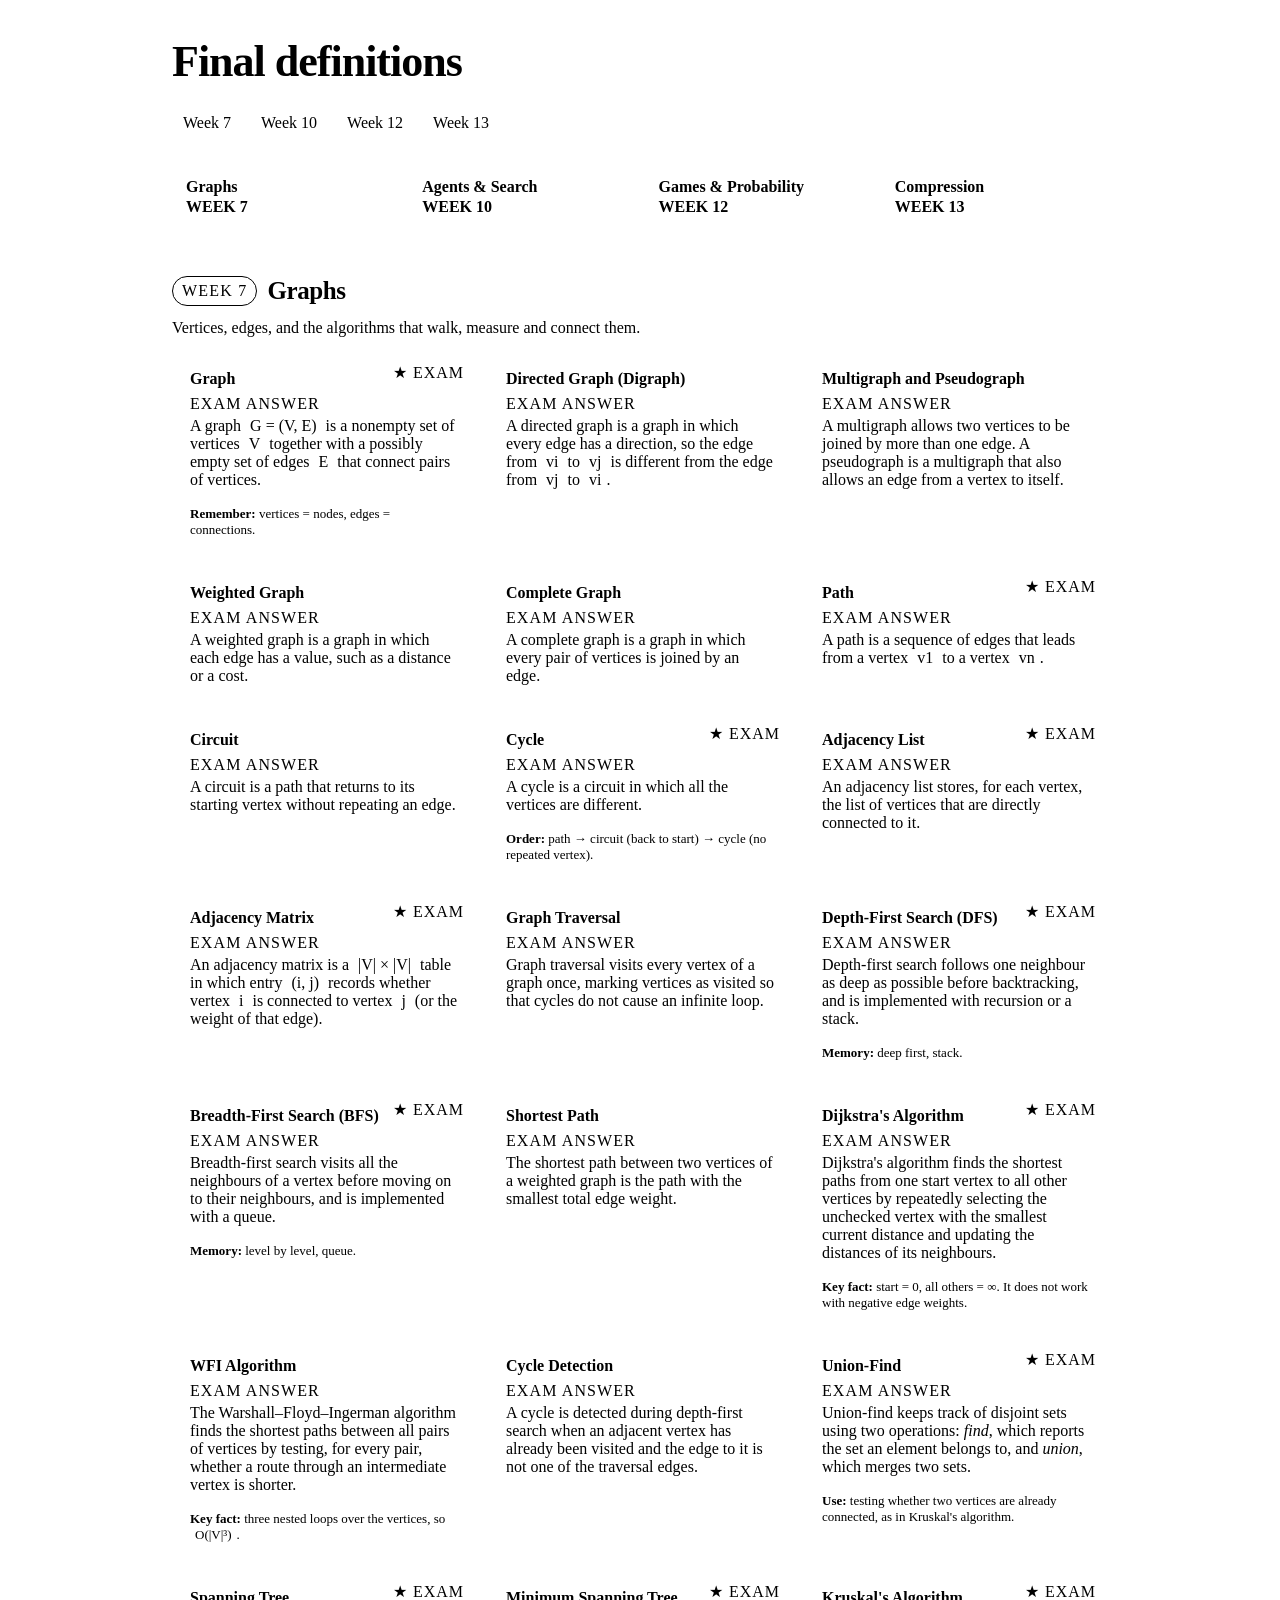
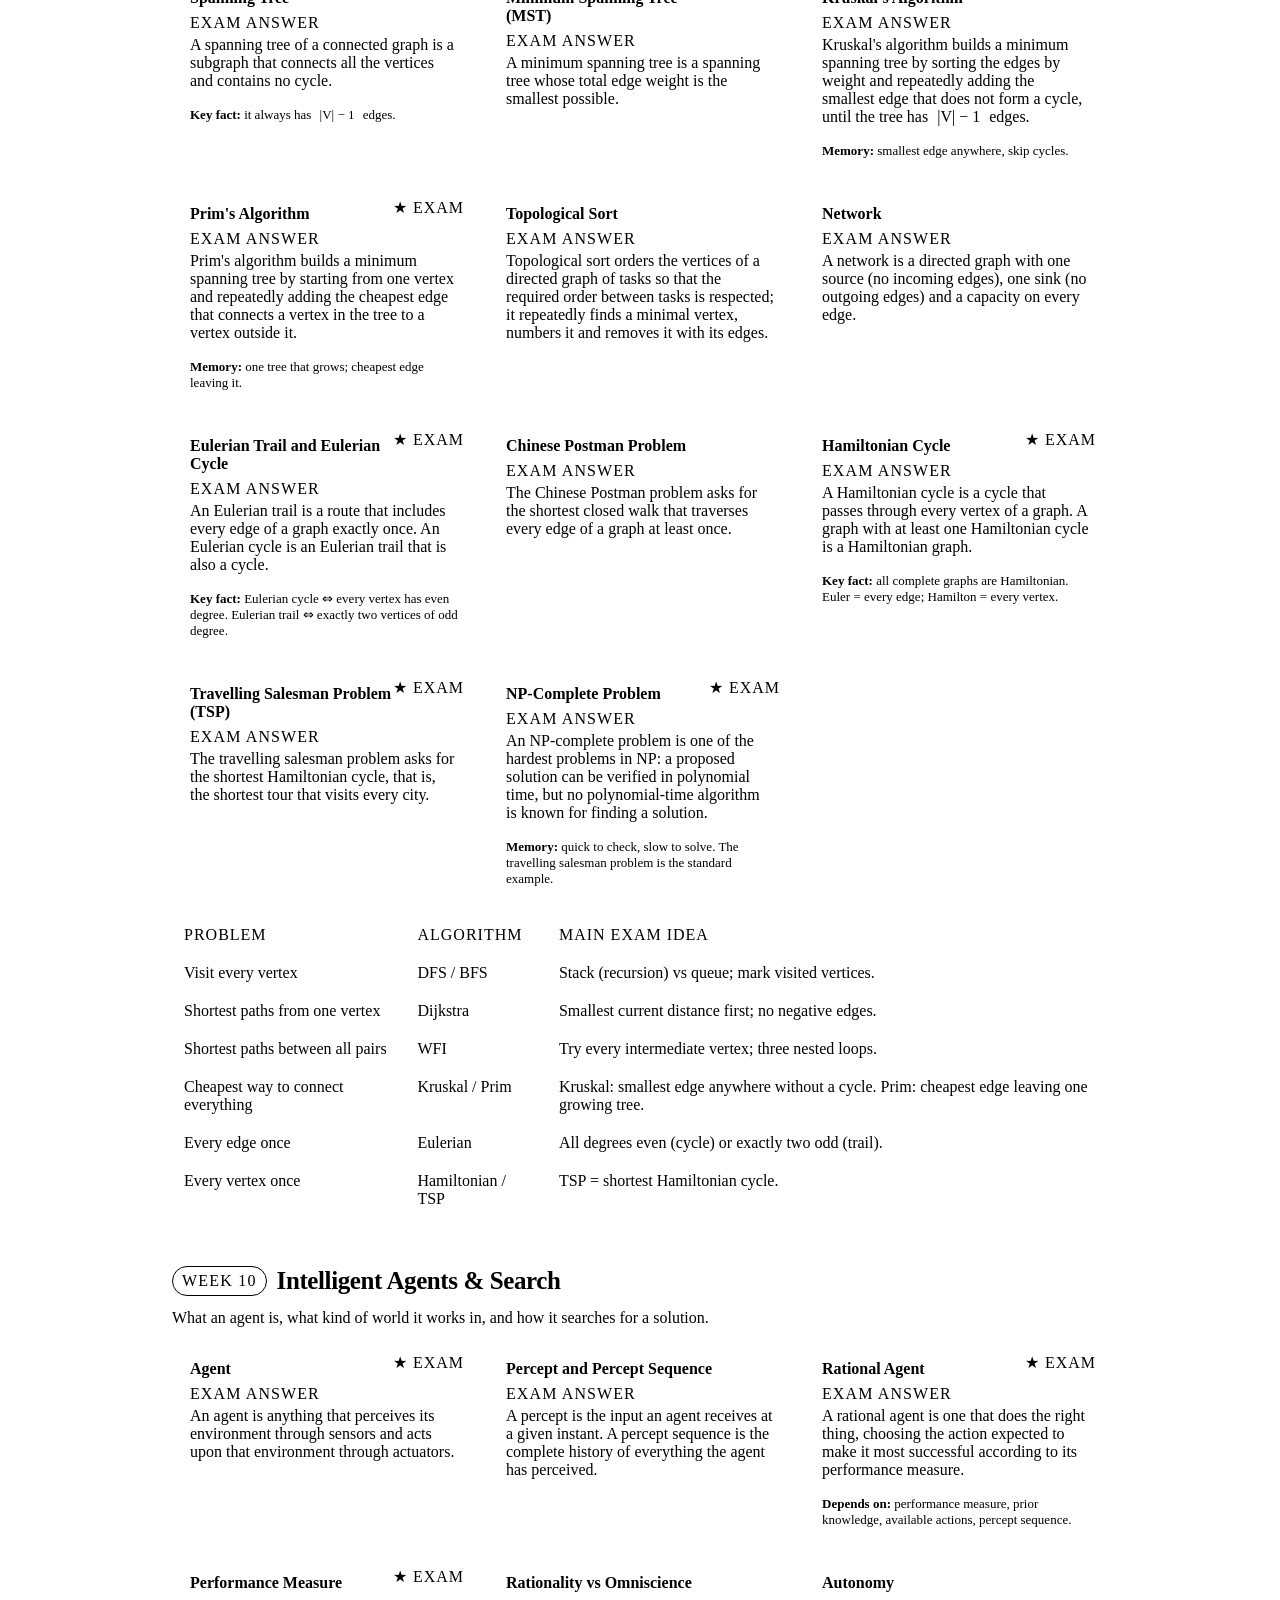
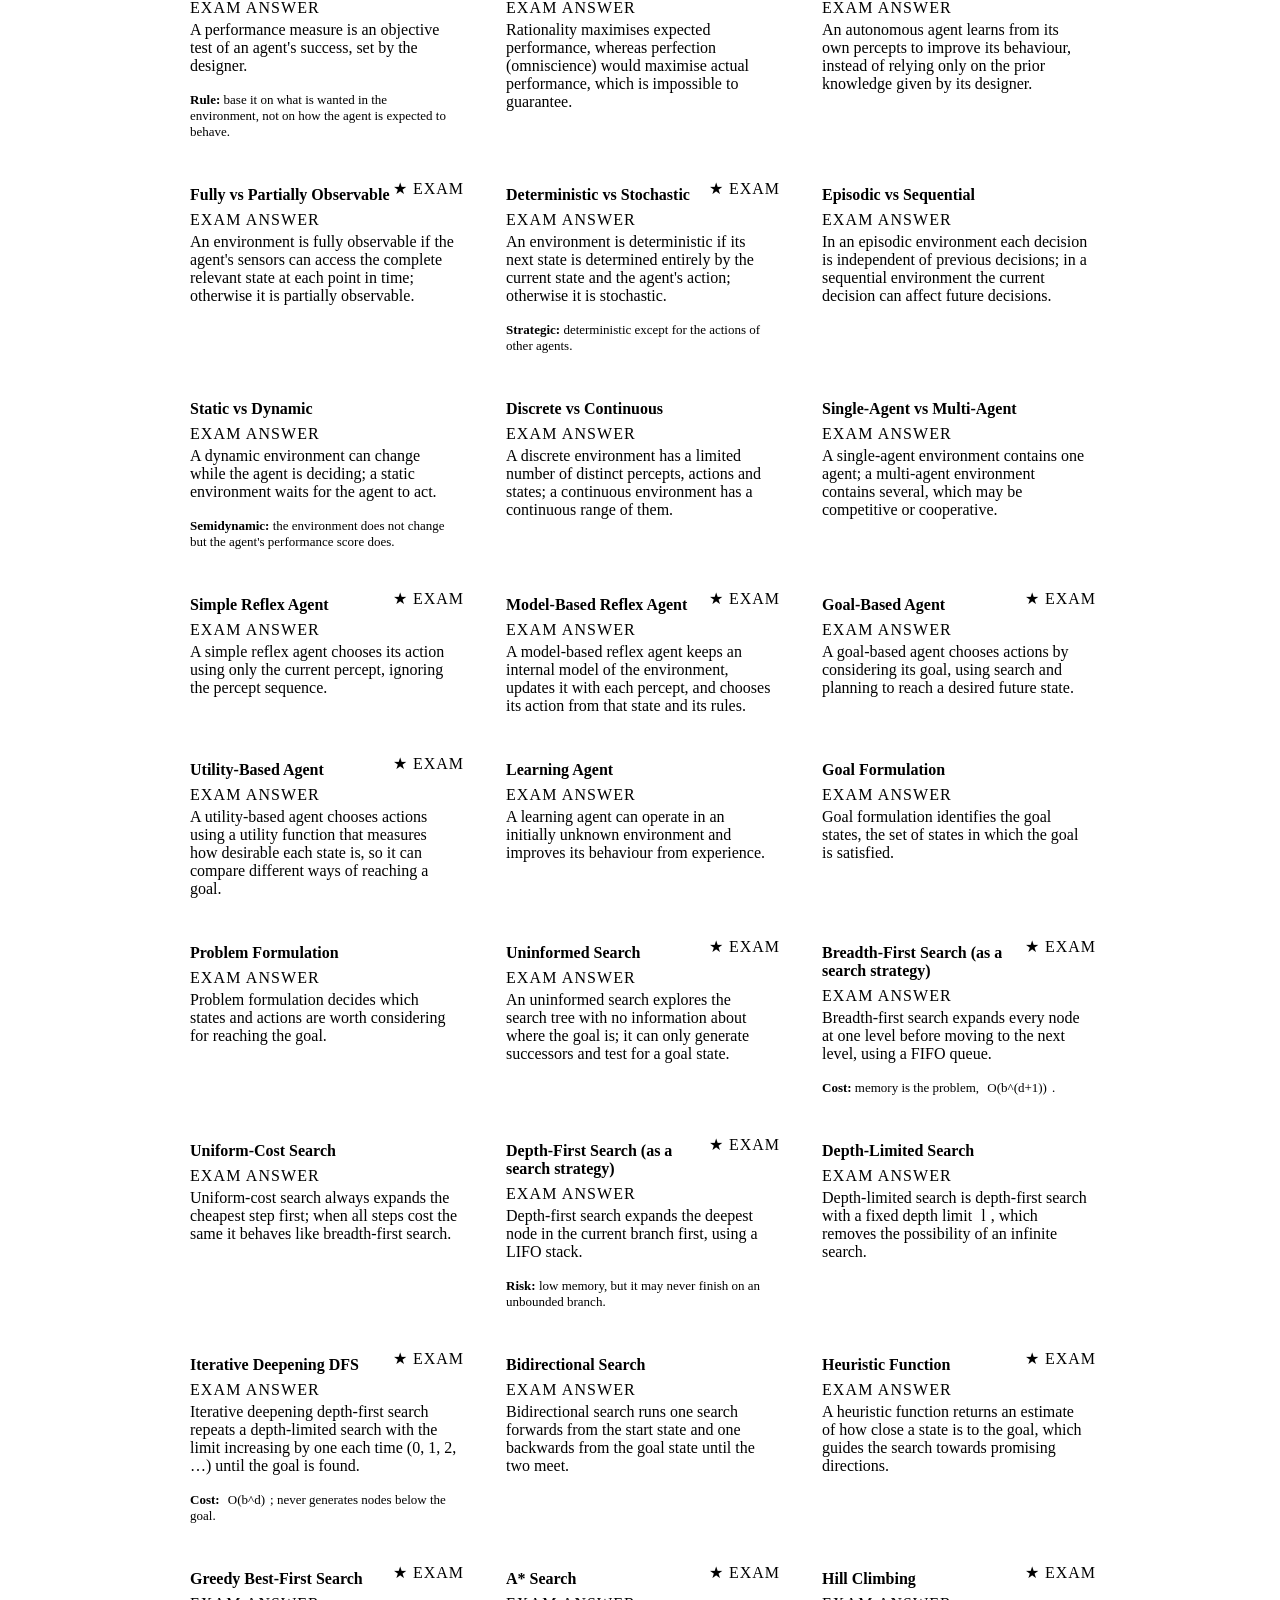
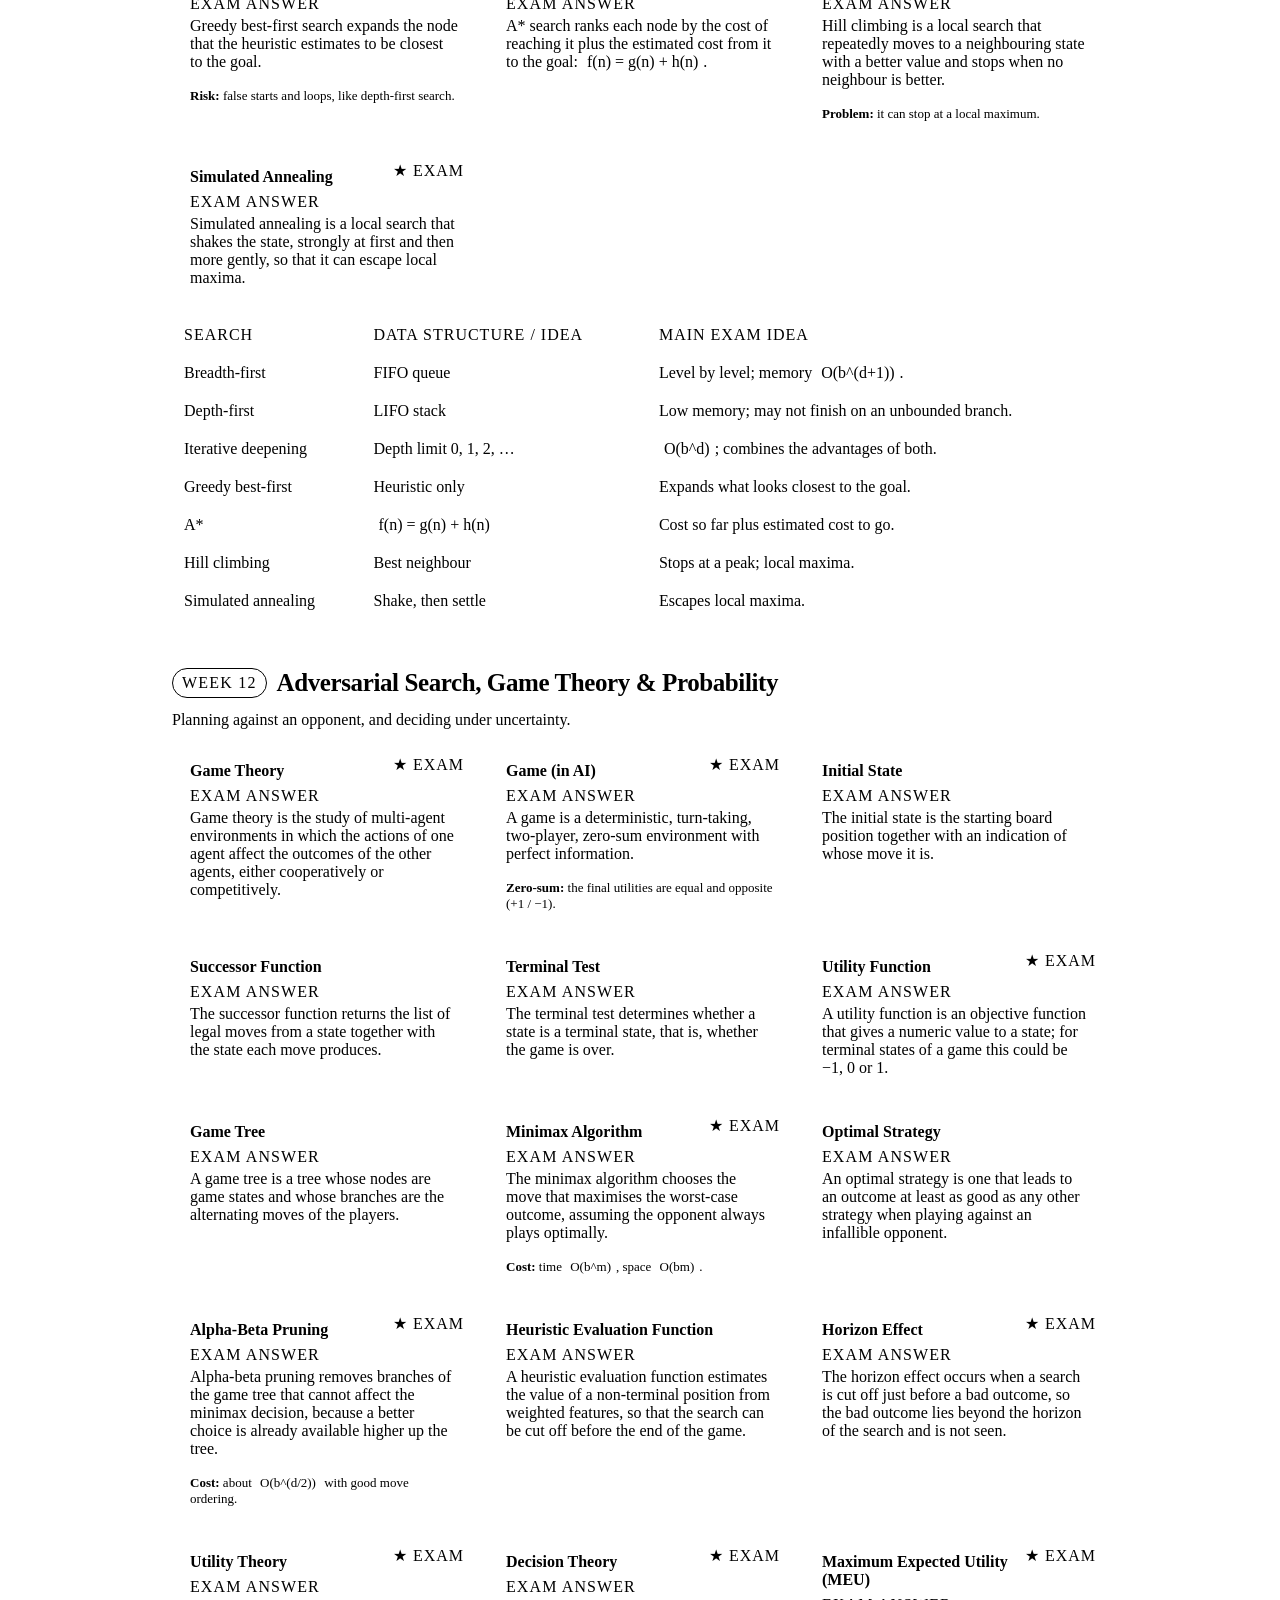
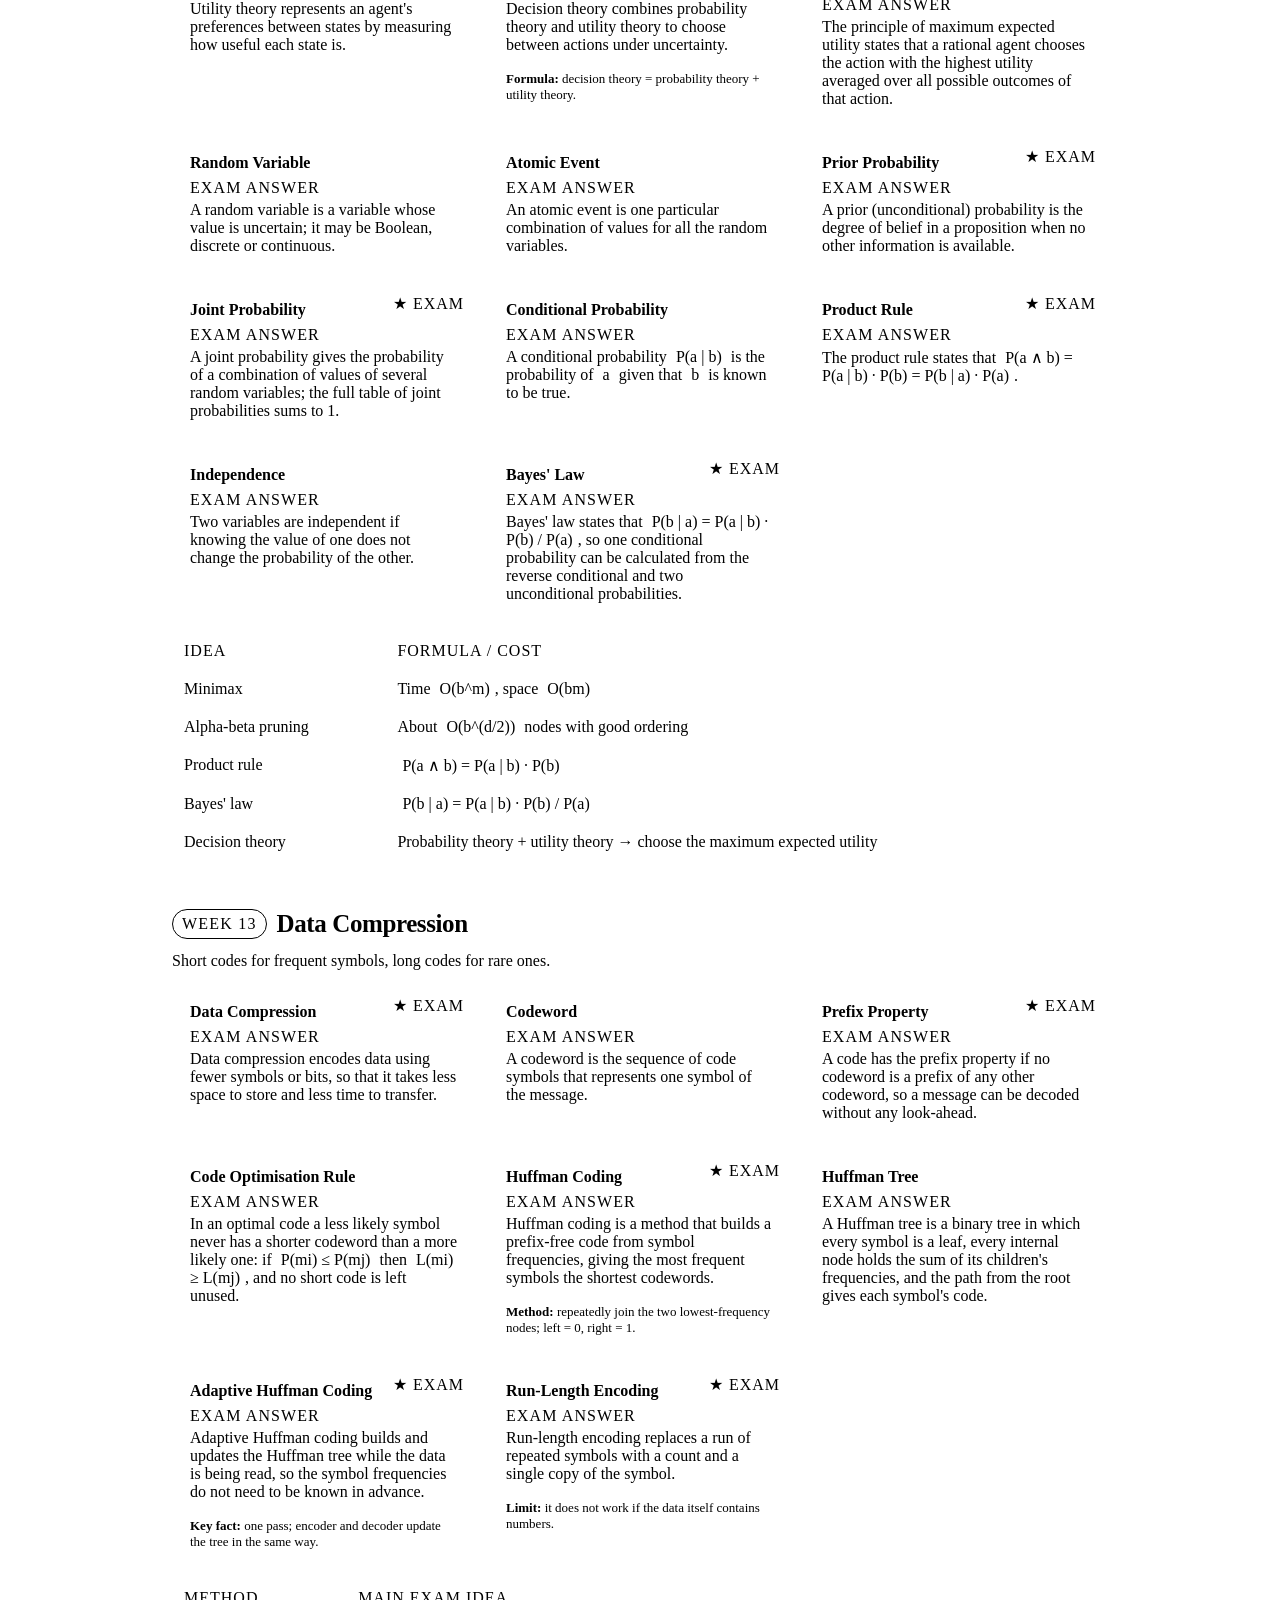
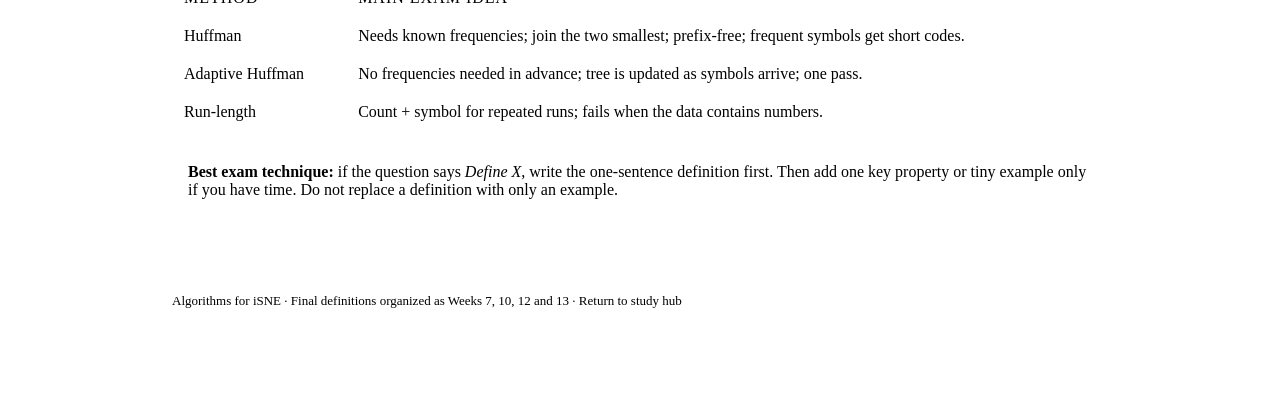
<file: final.html>
<!DOCTYPE html>
<html lang="en" class="dark">
<head>
<meta charset="UTF-8">
<meta name="viewport" content="width=device-width, initial-scale=1.0">
<script src="https://zann208.github.io/study/shared/v3/boot.js?v=20261030-4" data-console="algo" data-v2="final.v2.html"></script>
<title>Final definitions · Algorithms</title>
<meta name="theme-color" content="#0a0d14">
<style>
*{box-sizing:border-box;margin:0;padding:0}html{scroll-behavior:smooth;background:var(--bg)}body{background:var(--bg);color:var(--ink);font:16px/1.65 var(--sans);-webkit-font-smoothing:antialiased}a{color:var(--am);text-decoration:none}a:hover{text-decoration:underline}
.wrap{max-width:980px;margin:0 auto;padding:38px 22px 90px}.eyebrow{font:700 10px var(--mono);letter-spacing:1.7px;text-transform:uppercase;color:var(--am);margin-bottom:10px}h1{font-size:clamp(29px,5vw,44px);line-height:1.1;letter-spacing:-1px}.sub{color:var(--dim);font-size:17px;max-width:760px;margin-top:12px}.scope{display:flex;gap:8px;flex-wrap:wrap;margin:22px 0}.pill{font:700 11px var(--mono);border:1px solid var(--line2);border-radius:999px;padding:6px 11px;background:var(--panel)}
.jump{display:grid;grid-template-columns:repeat(auto-fit,minmax(140px,1fr));gap:9px;margin:28px 0 34px}.jump a{display:block;background:var(--panel);border:1px solid var(--line);border-radius:11px;padding:12px 14px;color:var(--ink);font-weight:700}.jump small{display:block;color:var(--faint);font:10px var(--mono);margin-top:2px}
.week{margin-top:48px;scroll-margin-top:76px}.weekhead{display:flex;align-items:center;gap:10px;margin-bottom:13px}.badge{font:800 10px var(--mono);letter-spacing:1.2px;text-transform:uppercase;padding:5px 9px;border:1px solid;border-radius:999px}.w1{color:var(--cy)}.w2{color:var(--rd)}.w3{color:var(--am)}.w4{color:var(--gr)}.w6{color:var(--vi)}.w7{color:var(--cy)}.w10{color:var(--gr)}.w12{color:var(--rd)}.w13{color:var(--am)}h2{font-size:25px;letter-spacing:-.4px}.intro{color:var(--dim);margin-bottom:16px}
.grid{display:grid;grid-template-columns:repeat(auto-fit,minmax(280px,1fr));gap:12px}.def{background:var(--panel);border:1px solid var(--line);border-radius:12px;padding:17px 18px;position:relative}.def.star{border-color:color-mix(in srgb,var(--am) 45%,var(--line))}.def.star:before{content:"★ EXAM";position:absolute;top:10px;right:12px;color:var(--am);font:800 9px var(--mono);letter-spacing:1px}.term{font-weight:800;font-size:16px;margin-bottom:7px;padding-right:58px}.answer{color:var(--ink)}.answer:before{content:"Exam answer";display:block;color:var(--faint);font:700 9px var(--mono);text-transform:uppercase;letter-spacing:1.1px;margin-bottom:4px}.memory{margin-top:9px;color:var(--dim);font-size:13px;border-top:1px solid var(--line);padding-top:8px}.memory b{color:var(--am)}code{font:12px var(--mono);background:var(--panel2);border:1px solid var(--line);padding:1px 5px;border-radius:5px;color:var(--am)}
.table{width:100%;border-collapse:collapse;margin-top:12px;background:var(--panel);border:1px solid var(--line);border-radius:12px;overflow:hidden}.table th,.table td{text-align:left;padding:10px 12px;border-bottom:1px solid var(--line);vertical-align:top}.table th{font:700 10px var(--mono);text-transform:uppercase;letter-spacing:1px;color:var(--faint)}.table tr:last-child td{border-bottom:0}.note{margin-top:18px;border:1px solid color-mix(in srgb,var(--sc-warn) 30%,transparent);background:var(--sc-warn-soft);border-radius:11px;padding:14px 16px;color:var(--sc-text)}html.sc-embedded main.wrap>h1{display:none}.note b{color:var(--am)}
.footer{margin-top:58px;padding-top:22px;border-top:1px solid var(--line);color:var(--faint);font-size:13px}
@media(max-width:620px){.wrap{padding:28px 15px 70px}.grid{grid-template-columns:1fr}}
/* Burmese layer */
html.my body{font-family:"Noto Sans Myanmar","Myanmar Text","Padauk",-apple-system,BlinkMacSystemFont,"Segoe UI",Roboto,sans-serif;line-height:1.95}
html.my h1,html.my h2,html.my h3,html.my h4{line-height:1.6}
html.my td,html.my th,html.my li,html.my .box,html.my .answer,html.my .memory{line-height:1.85}
html.my code,html.my pre,html.my kbd,html.my .num{font-family:var(--mono)}
</style>
</head>
<body data-study-console="algo" data-console-id="algo" data-console-name="Algorithms & Data Structures">
<main class="wrap">
<h1 data-i18n="fdef.001">Final definitions</h1>
<div class="scope"><span class="pill">Week 7</span><span class="pill">Week 10</span><span class="pill">Week 12</span><span class="pill">Week 13</span></div>
<nav class="jump"><a href="#w7">Graphs<small>WEEK 7</small></a><a href="#w10">Agents &amp; Search<small>WEEK 10</small></a><a href="#w12">Games &amp; Probability<small>WEEK 12</small></a><a href="#w13">Compression<small>WEEK 13</small></a></nav>

<section class="week" id="w7"><div class="weekhead"><span class="badge w7">Week 7</span><h2 data-i18n="fdef.003">Graphs</h2></div><p class="intro" data-i18n="fdef.004">Vertices, edges, and the algorithms that walk, measure and connect them.</p><div class="grid">
<div class="def star"><div class="term" data-i18n="fdef.005">Graph</div><div class="answer" data-i18n="fdef.006">A graph <code>G = (V, E)</code> is a nonempty set of vertices <code>V</code> together with a possibly empty set of edges <code>E</code> that connect pairs of vertices.</div><div class="memory" data-i18n="fdef.007"><b>Remember:</b> vertices = nodes, edges = connections.</div></div>
<div class="def"><div class="term" data-i18n="fdef.008">Directed Graph (Digraph)</div><div class="answer" data-i18n="fdef.009">A directed graph is a graph in which every edge has a direction, so the edge from <code>vi</code> to <code>vj</code> is different from the edge from <code>vj</code> to <code>vi</code>.</div></div>
<div class="def"><div class="term" data-i18n="fdef.010">Multigraph and Pseudograph</div><div class="answer" data-i18n="fdef.011">A multigraph allows two vertices to be joined by more than one edge. A pseudograph is a multigraph that also allows an edge from a vertex to itself.</div></div>
<div class="def"><div class="term" data-i18n="fdef.012">Weighted Graph</div><div class="answer" data-i18n="fdef.013">A weighted graph is a graph in which each edge has a value, such as a distance or a cost.</div></div>
<div class="def"><div class="term" data-i18n="fdef.014">Complete Graph</div><div class="answer" data-i18n="fdef.015">A complete graph is a graph in which every pair of vertices is joined by an edge.</div></div>
<div class="def star"><div class="term" data-i18n="fdef.016">Path</div><div class="answer" data-i18n="fdef.017">A path is a sequence of edges that leads from a vertex <code>v1</code> to a vertex <code>vn</code>.</div></div>
<div class="def"><div class="term" data-i18n="fdef.018">Circuit</div><div class="answer" data-i18n="fdef.019">A circuit is a path that returns to its starting vertex without repeating an edge.</div></div>
<div class="def star"><div class="term" data-i18n="fdef.020">Cycle</div><div class="answer" data-i18n="fdef.021">A cycle is a circuit in which all the vertices are different.</div><div class="memory" data-i18n="fdef.022"><b>Order:</b> path → circuit (back to start) → cycle (no repeated vertex).</div></div>
<div class="def star"><div class="term" data-i18n="fdef.023">Adjacency List</div><div class="answer" data-i18n="fdef.024">An adjacency list stores, for each vertex, the list of vertices that are directly connected to it.</div></div>
<div class="def star"><div class="term" data-i18n="fdef.025">Adjacency Matrix</div><div class="answer" data-i18n="fdef.026">An adjacency matrix is a <code>|V| × |V|</code> table in which entry <code>(i, j)</code> records whether vertex <code>i</code> is connected to vertex <code>j</code> (or the weight of that edge).</div></div>
<div class="def"><div class="term" data-i18n="fdef.027">Graph Traversal</div><div class="answer" data-i18n="fdef.028">Graph traversal visits every vertex of a graph once, marking vertices as visited so that cycles do not cause an infinite loop.</div></div>
<div class="def star"><div class="term" data-i18n="fdef.029">Depth-First Search (DFS)</div><div class="answer" data-i18n="fdef.030">Depth-first search follows one neighbour as deep as possible before backtracking, and is implemented with recursion or a stack.</div><div class="memory" data-i18n="fdef.031"><b>Memory:</b> deep first, stack.</div></div>
<div class="def star"><div class="term" data-i18n="fdef.032">Breadth-First Search (BFS)</div><div class="answer" data-i18n="fdef.033">Breadth-first search visits all the neighbours of a vertex before moving on to their neighbours, and is implemented with a queue.</div><div class="memory" data-i18n="fdef.034"><b>Memory:</b> level by level, queue.</div></div>
<div class="def"><div class="term" data-i18n="fdef.035">Shortest Path</div><div class="answer" data-i18n="fdef.036">The shortest path between two vertices of a weighted graph is the path with the smallest total edge weight.</div></div>
<div class="def star"><div class="term" data-i18n="fdef.037">Dijkstra's Algorithm</div><div class="answer" data-i18n="fdef.038">Dijkstra's algorithm finds the shortest paths from one start vertex to all other vertices by repeatedly selecting the unchecked vertex with the smallest current distance and updating the distances of its neighbours.</div><div class="memory" data-i18n="fdef.039"><b>Key fact:</b> start = 0, all others = ∞. It does not work with negative edge weights.</div></div>
<div class="def"><div class="term" data-i18n="fdef.040">WFI Algorithm</div><div class="answer" data-i18n="fdef.041">The Warshall–Floyd–Ingerman algorithm finds the shortest paths between all pairs of vertices by testing, for every pair, whether a route through an intermediate vertex is shorter.</div><div class="memory" data-i18n="fdef.042"><b>Key fact:</b> three nested loops over the vertices, so <code>O(|V|³)</code>.</div></div>
<div class="def"><div class="term" data-i18n="fdef.043">Cycle Detection</div><div class="answer" data-i18n="fdef.044">A cycle is detected during depth-first search when an adjacent vertex has already been visited and the edge to it is not one of the traversal edges.</div></div>
<div class="def star"><div class="term" data-i18n="fdef.045">Union-Find</div><div class="answer" data-i18n="fdef.046">Union-find keeps track of disjoint sets using two operations: <i>find</i>, which reports the set an element belongs to, and <i>union</i>, which merges two sets.</div><div class="memory" data-i18n="fdef.047"><b>Use:</b> testing whether two vertices are already connected, as in Kruskal's algorithm.</div></div>
<div class="def star"><div class="term" data-i18n="fdef.048">Spanning Tree</div><div class="answer" data-i18n="fdef.049">A spanning tree of a connected graph is a subgraph that connects all the vertices and contains no cycle.</div><div class="memory" data-i18n="fdef.050"><b>Key fact:</b> it always has <code>|V| − 1</code> edges.</div></div>
<div class="def star"><div class="term" data-i18n="fdef.051">Minimum Spanning Tree (MST)</div><div class="answer" data-i18n="fdef.052">A minimum spanning tree is a spanning tree whose total edge weight is the smallest possible.</div></div>
<div class="def star"><div class="term" data-i18n="fdef.053">Kruskal's Algorithm</div><div class="answer" data-i18n="fdef.054">Kruskal's algorithm builds a minimum spanning tree by sorting the edges by weight and repeatedly adding the smallest edge that does not form a cycle, until the tree has <code>|V| − 1</code> edges.</div><div class="memory" data-i18n="fdef.055"><b>Memory:</b> smallest edge anywhere, skip cycles.</div></div>
<div class="def star"><div class="term" data-i18n="fdef.056">Prim's Algorithm</div><div class="answer" data-i18n="fdef.057">Prim's algorithm builds a minimum spanning tree by starting from one vertex and repeatedly adding the cheapest edge that connects a vertex in the tree to a vertex outside it.</div><div class="memory" data-i18n="fdef.058"><b>Memory:</b> one tree that grows; cheapest edge leaving it.</div></div>
<div class="def"><div class="term" data-i18n="fdef.059">Topological Sort</div><div class="answer" data-i18n="fdef.060">Topological sort orders the vertices of a directed graph of tasks so that the required order between tasks is respected; it repeatedly finds a minimal vertex, numbers it and removes it with its edges.</div></div>
<div class="def"><div class="term" data-i18n="fdef.061">Network</div><div class="answer" data-i18n="fdef.062">A network is a directed graph with one source (no incoming edges), one sink (no outgoing edges) and a capacity on every edge.</div></div>
<div class="def star"><div class="term" data-i18n="fdef.063">Eulerian Trail and Eulerian Cycle</div><div class="answer" data-i18n="fdef.064">An Eulerian trail is a route that includes every edge of a graph exactly once. An Eulerian cycle is an Eulerian trail that is also a cycle.</div><div class="memory" data-i18n="fdef.065"><b>Key fact:</b> Eulerian cycle ⇔ every vertex has even degree. Eulerian trail ⇔ exactly two vertices of odd degree.</div></div>
<div class="def"><div class="term" data-i18n="fdef.066">Chinese Postman Problem</div><div class="answer" data-i18n="fdef.067">The Chinese Postman problem asks for the shortest closed walk that traverses every edge of a graph at least once.</div></div>
<div class="def star"><div class="term" data-i18n="fdef.068">Hamiltonian Cycle</div><div class="answer" data-i18n="fdef.069">A Hamiltonian cycle is a cycle that passes through every vertex of a graph. A graph with at least one Hamiltonian cycle is a Hamiltonian graph.</div><div class="memory" data-i18n="fdef.070"><b>Key fact:</b> all complete graphs are Hamiltonian. Euler = every edge; Hamilton = every vertex.</div></div>
<div class="def star"><div class="term" data-i18n="fdef.071">Travelling Salesman Problem (TSP)</div><div class="answer" data-i18n="fdef.072">The travelling salesman problem asks for the shortest Hamiltonian cycle, that is, the shortest tour that visits every city.</div></div>
<div class="def star"><div class="term" data-i18n="fdef.073">NP-Complete Problem</div><div class="answer" data-i18n="fdef.074">An NP-complete problem is one of the hardest problems in NP: a proposed solution can be verified in polynomial time, but no polynomial-time algorithm is known for finding a solution.</div><div class="memory" data-i18n="fdef.075"><b>Memory:</b> quick to check, slow to solve. The travelling salesman problem is the standard example.</div></div>
</div>
<table class="table"><tr><th data-i18n="fdef.076">Problem</th><th data-i18n="fdef.077">Algorithm</th><th data-i18n="fdef.078">Main exam idea</th></tr><tr><td data-i18n="fdef.079">Visit every vertex</td><td data-i18n="fdef.080">DFS / BFS</td><td data-i18n="fdef.081">Stack (recursion) vs queue; mark visited vertices.</td></tr><tr><td data-i18n="fdef.082">Shortest paths from one vertex</td><td data-i18n="fdef.083">Dijkstra</td><td data-i18n="fdef.084">Smallest current distance first; no negative edges.</td></tr><tr><td data-i18n="fdef.085">Shortest paths between all pairs</td><td data-i18n="fdef.086">WFI</td><td data-i18n="fdef.087">Try every intermediate vertex; three nested loops.</td></tr><tr><td data-i18n="fdef.088">Cheapest way to connect everything</td><td data-i18n="fdef.089">Kruskal / Prim</td><td data-i18n="fdef.090">Kruskal: smallest edge anywhere without a cycle. Prim: cheapest edge leaving one growing tree.</td></tr><tr><td data-i18n="fdef.091">Every edge once</td><td data-i18n="fdef.092">Eulerian</td><td data-i18n="fdef.093">All degrees even (cycle) or exactly two odd (trail).</td></tr><tr><td data-i18n="fdef.094">Every vertex once</td><td data-i18n="fdef.095">Hamiltonian / TSP</td><td data-i18n="fdef.096">TSP = shortest Hamiltonian cycle.</td></tr></table>
</section>

<section class="week" id="w10"><div class="weekhead"><span class="badge w10">Week 10</span><h2 data-i18n="fdef.097">Intelligent Agents &amp; Search</h2></div><p class="intro" data-i18n="fdef.098">What an agent is, what kind of world it works in, and how it searches for a solution.</p><div class="grid">
<div class="def star"><div class="term" data-i18n="fdef.099">Agent</div><div class="answer" data-i18n="fdef.100">An agent is anything that perceives its environment through sensors and acts upon that environment through actuators.</div></div>
<div class="def"><div class="term" data-i18n="fdef.101">Percept and Percept Sequence</div><div class="answer" data-i18n="fdef.102">A percept is the input an agent receives at a given instant. A percept sequence is the complete history of everything the agent has perceived.</div></div>
<div class="def star"><div class="term" data-i18n="fdef.103">Rational Agent</div><div class="answer" data-i18n="fdef.104">A rational agent is one that does the right thing, choosing the action expected to make it most successful according to its performance measure.</div><div class="memory" data-i18n="fdef.105"><b>Depends on:</b> performance measure, prior knowledge, available actions, percept sequence.</div></div>
<div class="def star"><div class="term" data-i18n="fdef.106">Performance Measure</div><div class="answer" data-i18n="fdef.107">A performance measure is an objective test of an agent's success, set by the designer.</div><div class="memory" data-i18n="fdef.108"><b>Rule:</b> base it on what is wanted in the environment, not on how the agent is expected to behave.</div></div>
<div class="def"><div class="term" data-i18n="fdef.109">Rationality vs Omniscience</div><div class="answer" data-i18n="fdef.110">Rationality maximises expected performance, whereas perfection (omniscience) would maximise actual performance, which is impossible to guarantee.</div></div>
<div class="def"><div class="term" data-i18n="fdef.111">Autonomy</div><div class="answer" data-i18n="fdef.112">An autonomous agent learns from its own percepts to improve its behaviour, instead of relying only on the prior knowledge given by its designer.</div></div>
<div class="def star"><div class="term" data-i18n="fdef.113">Fully vs Partially Observable</div><div class="answer" data-i18n="fdef.114">An environment is fully observable if the agent's sensors can access the complete relevant state at each point in time; otherwise it is partially observable.</div></div>
<div class="def star"><div class="term" data-i18n="fdef.115">Deterministic vs Stochastic</div><div class="answer" data-i18n="fdef.116">An environment is deterministic if its next state is determined entirely by the current state and the agent's action; otherwise it is stochastic.</div><div class="memory" data-i18n="fdef.117"><b>Strategic:</b> deterministic except for the actions of other agents.</div></div>
<div class="def"><div class="term" data-i18n="fdef.118">Episodic vs Sequential</div><div class="answer" data-i18n="fdef.119">In an episodic environment each decision is independent of previous decisions; in a sequential environment the current decision can affect future decisions.</div></div>
<div class="def"><div class="term" data-i18n="fdef.120">Static vs Dynamic</div><div class="answer" data-i18n="fdef.121">A dynamic environment can change while the agent is deciding; a static environment waits for the agent to act.</div><div class="memory" data-i18n="fdef.122"><b>Semidynamic:</b> the environment does not change but the agent's performance score does.</div></div>
<div class="def"><div class="term" data-i18n="fdef.123">Discrete vs Continuous</div><div class="answer" data-i18n="fdef.124">A discrete environment has a limited number of distinct percepts, actions and states; a continuous environment has a continuous range of them.</div></div>
<div class="def"><div class="term" data-i18n="fdef.125">Single-Agent vs Multi-Agent</div><div class="answer" data-i18n="fdef.126">A single-agent environment contains one agent; a multi-agent environment contains several, which may be competitive or cooperative.</div></div>
<div class="def star"><div class="term" data-i18n="fdef.127">Simple Reflex Agent</div><div class="answer" data-i18n="fdef.128">A simple reflex agent chooses its action using only the current percept, ignoring the percept sequence.</div></div>
<div class="def star"><div class="term" data-i18n="fdef.129">Model-Based Reflex Agent</div><div class="answer" data-i18n="fdef.130">A model-based reflex agent keeps an internal model of the environment, updates it with each percept, and chooses its action from that state and its rules.</div></div>
<div class="def star"><div class="term" data-i18n="fdef.131">Goal-Based Agent</div><div class="answer" data-i18n="fdef.132">A goal-based agent chooses actions by considering its goal, using search and planning to reach a desired future state.</div></div>
<div class="def star"><div class="term" data-i18n="fdef.133">Utility-Based Agent</div><div class="answer" data-i18n="fdef.134">A utility-based agent chooses actions using a utility function that measures how desirable each state is, so it can compare different ways of reaching a goal.</div></div>
<div class="def"><div class="term" data-i18n="fdef.135">Learning Agent</div><div class="answer" data-i18n="fdef.136">A learning agent can operate in an initially unknown environment and improves its behaviour from experience.</div></div>
<div class="def"><div class="term" data-i18n="fdef.137">Goal Formulation</div><div class="answer" data-i18n="fdef.138">Goal formulation identifies the goal states, the set of states in which the goal is satisfied.</div></div>
<div class="def"><div class="term" data-i18n="fdef.139">Problem Formulation</div><div class="answer" data-i18n="fdef.140">Problem formulation decides which states and actions are worth considering for reaching the goal.</div></div>
<div class="def star"><div class="term" data-i18n="fdef.141">Uninformed Search</div><div class="answer" data-i18n="fdef.142">An uninformed search explores the search tree with no information about where the goal is; it can only generate successors and test for a goal state.</div></div>
<div class="def star"><div class="term" data-i18n="fdef.143">Breadth-First Search (as a search strategy)</div><div class="answer" data-i18n="fdef.144">Breadth-first search expands every node at one level before moving to the next level, using a FIFO queue.</div><div class="memory" data-i18n="fdef.145"><b>Cost:</b> memory is the problem, <code>O(b^(d+1))</code>.</div></div>
<div class="def"><div class="term" data-i18n="fdef.146">Uniform-Cost Search</div><div class="answer" data-i18n="fdef.147">Uniform-cost search always expands the cheapest step first; when all steps cost the same it behaves like breadth-first search.</div></div>
<div class="def star"><div class="term" data-i18n="fdef.148">Depth-First Search (as a search strategy)</div><div class="answer" data-i18n="fdef.149">Depth-first search expands the deepest node in the current branch first, using a LIFO stack.</div><div class="memory" data-i18n="fdef.150"><b>Risk:</b> low memory, but it may never finish on an unbounded branch.</div></div>
<div class="def"><div class="term" data-i18n="fdef.151">Depth-Limited Search</div><div class="answer" data-i18n="fdef.152">Depth-limited search is depth-first search with a fixed depth limit <code>l</code>, which removes the possibility of an infinite search.</div></div>
<div class="def star"><div class="term" data-i18n="fdef.153">Iterative Deepening DFS</div><div class="answer" data-i18n="fdef.154">Iterative deepening depth-first search repeats a depth-limited search with the limit increasing by one each time (0, 1, 2, …) until the goal is found.</div><div class="memory" data-i18n="fdef.155"><b>Cost:</b> <code>O(b^d)</code>; never generates nodes below the goal.</div></div>
<div class="def"><div class="term" data-i18n="fdef.156">Bidirectional Search</div><div class="answer" data-i18n="fdef.157">Bidirectional search runs one search forwards from the start state and one backwards from the goal state until the two meet.</div></div>
<div class="def star"><div class="term" data-i18n="fdef.158">Heuristic Function</div><div class="answer" data-i18n="fdef.159">A heuristic function returns an estimate of how close a state is to the goal, which guides the search towards promising directions.</div></div>
<div class="def star"><div class="term" data-i18n="fdef.160">Greedy Best-First Search</div><div class="answer" data-i18n="fdef.161">Greedy best-first search expands the node that the heuristic estimates to be closest to the goal.</div><div class="memory" data-i18n="fdef.162"><b>Risk:</b> false starts and loops, like depth-first search.</div></div>
<div class="def star"><div class="term" data-i18n="fdef.163">A* Search</div><div class="answer" data-i18n="fdef.164">A* search ranks each node by the cost of reaching it plus the estimated cost from it to the goal: <code>f(n) = g(n) + h(n)</code>.</div></div>
<div class="def star"><div class="term" data-i18n="fdef.165">Hill Climbing</div><div class="answer" data-i18n="fdef.166">Hill climbing is a local search that repeatedly moves to a neighbouring state with a better value and stops when no neighbour is better.</div><div class="memory" data-i18n="fdef.167"><b>Problem:</b> it can stop at a local maximum.</div></div>
<div class="def star"><div class="term" data-i18n="fdef.168">Simulated Annealing</div><div class="answer" data-i18n="fdef.169">Simulated annealing is a local search that shakes the state, strongly at first and then more gently, so that it can escape local maxima.</div></div>
</div>
<table class="table"><tr><th data-i18n="fdef.170">Search</th><th data-i18n="fdef.171">Data structure / idea</th><th data-i18n="fdef.172">Main exam idea</th></tr><tr><td data-i18n="fdef.173">Breadth-first</td><td data-i18n="fdef.174">FIFO queue</td><td data-i18n="fdef.175">Level by level; memory <code>O(b^(d+1))</code>.</td></tr><tr><td data-i18n="fdef.176">Depth-first</td><td data-i18n="fdef.177">LIFO stack</td><td data-i18n="fdef.178">Low memory; may not finish on an unbounded branch.</td></tr><tr><td data-i18n="fdef.179">Iterative deepening</td><td data-i18n="fdef.180">Depth limit 0, 1, 2, …</td><td data-i18n="fdef.181"><code>O(b^d)</code>; combines the advantages of both.</td></tr><tr><td data-i18n="fdef.182">Greedy best-first</td><td data-i18n="fdef.183">Heuristic only</td><td data-i18n="fdef.184">Expands what looks closest to the goal.</td></tr><tr><td>A*</td><td><code>f(n) = g(n) + h(n)</code></td><td data-i18n="fdef.185">Cost so far plus estimated cost to go.</td></tr><tr><td data-i18n="fdef.186">Hill climbing</td><td data-i18n="fdef.187">Best neighbour</td><td data-i18n="fdef.188">Stops at a peak; local maxima.</td></tr><tr><td data-i18n="fdef.189">Simulated annealing</td><td data-i18n="fdef.190">Shake, then settle</td><td data-i18n="fdef.191">Escapes local maxima.</td></tr></table>
</section>

<section class="week" id="w12"><div class="weekhead"><span class="badge w12">Week 12</span><h2 data-i18n="fdef.192">Adversarial Search, Game Theory &amp; Probability</h2></div><p class="intro" data-i18n="fdef.193">Planning against an opponent, and deciding under uncertainty.</p><div class="grid">
<div class="def star"><div class="term" data-i18n="fdef.194">Game Theory</div><div class="answer" data-i18n="fdef.195">Game theory is the study of multi-agent environments in which the actions of one agent affect the outcomes of the other agents, either cooperatively or competitively.</div></div>
<div class="def star"><div class="term" data-i18n="fdef.196">Game (in AI)</div><div class="answer" data-i18n="fdef.197">A game is a deterministic, turn-taking, two-player, zero-sum environment with perfect information.</div><div class="memory" data-i18n="fdef.198"><b>Zero-sum:</b> the final utilities are equal and opposite (+1 / −1).</div></div>
<div class="def"><div class="term" data-i18n="fdef.199">Initial State</div><div class="answer" data-i18n="fdef.200">The initial state is the starting board position together with an indication of whose move it is.</div></div>
<div class="def"><div class="term" data-i18n="fdef.201">Successor Function</div><div class="answer" data-i18n="fdef.202">The successor function returns the list of legal moves from a state together with the state each move produces.</div></div>
<div class="def"><div class="term" data-i18n="fdef.203">Terminal Test</div><div class="answer" data-i18n="fdef.204">The terminal test determines whether a state is a terminal state, that is, whether the game is over.</div></div>
<div class="def star"><div class="term" data-i18n="fdef.205">Utility Function</div><div class="answer" data-i18n="fdef.206">A utility function is an objective function that gives a numeric value to a state; for terminal states of a game this could be −1, 0 or 1.</div></div>
<div class="def"><div class="term" data-i18n="fdef.207">Game Tree</div><div class="answer" data-i18n="fdef.208">A game tree is a tree whose nodes are game states and whose branches are the alternating moves of the players.</div></div>
<div class="def star"><div class="term" data-i18n="fdef.209">Minimax Algorithm</div><div class="answer" data-i18n="fdef.210">The minimax algorithm chooses the move that maximises the worst-case outcome, assuming the opponent always plays optimally.</div><div class="memory" data-i18n="fdef.211"><b>Cost:</b> time <code>O(b^m)</code>, space <code>O(bm)</code>.</div></div>
<div class="def"><div class="term" data-i18n="fdef.212">Optimal Strategy</div><div class="answer" data-i18n="fdef.213">An optimal strategy is one that leads to an outcome at least as good as any other strategy when playing against an infallible opponent.</div></div>
<div class="def star"><div class="term" data-i18n="fdef.214">Alpha-Beta Pruning</div><div class="answer" data-i18n="fdef.215">Alpha-beta pruning removes branches of the game tree that cannot affect the minimax decision, because a better choice is already available higher up the tree.</div><div class="memory" data-i18n="fdef.216"><b>Cost:</b> about <code>O(b^(d/2))</code> with good move ordering.</div></div>
<div class="def"><div class="term" data-i18n="fdef.217">Heuristic Evaluation Function</div><div class="answer" data-i18n="fdef.218">A heuristic evaluation function estimates the value of a non-terminal position from weighted features, so that the search can be cut off before the end of the game.</div></div>
<div class="def star"><div class="term" data-i18n="fdef.219">Horizon Effect</div><div class="answer" data-i18n="fdef.220">The horizon effect occurs when a search is cut off just before a bad outcome, so the bad outcome lies beyond the horizon of the search and is not seen.</div></div>
<div class="def star"><div class="term" data-i18n="fdef.221">Utility Theory</div><div class="answer" data-i18n="fdef.222">Utility theory represents an agent's preferences between states by measuring how useful each state is.</div></div>
<div class="def star"><div class="term" data-i18n="fdef.223">Decision Theory</div><div class="answer" data-i18n="fdef.224">Decision theory combines probability theory and utility theory to choose between actions under uncertainty.</div><div class="memory" data-i18n="fdef.225"><b>Formula:</b> decision theory = probability theory + utility theory.</div></div>
<div class="def star"><div class="term" data-i18n="fdef.226">Maximum Expected Utility (MEU)</div><div class="answer" data-i18n="fdef.227">The principle of maximum expected utility states that a rational agent chooses the action with the highest utility averaged over all possible outcomes of that action.</div></div>
<div class="def"><div class="term" data-i18n="fdef.228">Random Variable</div><div class="answer" data-i18n="fdef.229">A random variable is a variable whose value is uncertain; it may be Boolean, discrete or continuous.</div></div>
<div class="def"><div class="term" data-i18n="fdef.230">Atomic Event</div><div class="answer" data-i18n="fdef.231">An atomic event is one particular combination of values for all the random variables.</div></div>
<div class="def star"><div class="term" data-i18n="fdef.232">Prior Probability</div><div class="answer" data-i18n="fdef.233">A prior (unconditional) probability is the degree of belief in a proposition when no other information is available.</div></div>
<div class="def star"><div class="term" data-i18n="fdef.234">Joint Probability</div><div class="answer" data-i18n="fdef.235">A joint probability gives the probability of a combination of values of several random variables; the full table of joint probabilities sums to 1.</div></div>
<div class="def"><div class="term" data-i18n="fdef.236">Conditional Probability</div><div class="answer" data-i18n="fdef.237">A conditional probability <code>P(a | b)</code> is the probability of <code>a</code> given that <code>b</code> is known to be true.</div></div>
<div class="def star"><div class="term" data-i18n="fdef.238">Product Rule</div><div class="answer" data-i18n="fdef.239">The product rule states that <code>P(a ∧ b) = P(a | b) · P(b) = P(b | a) · P(a)</code>.</div></div>
<div class="def"><div class="term" data-i18n="fdef.240">Independence</div><div class="answer" data-i18n="fdef.241">Two variables are independent if knowing the value of one does not change the probability of the other.</div></div>
<div class="def star"><div class="term" data-i18n="fdef.242">Bayes' Law</div><div class="answer" data-i18n="fdef.243">Bayes' law states that <code>P(b | a) = P(a | b) · P(b) / P(a)</code>, so one conditional probability can be calculated from the reverse conditional and two unconditional probabilities.</div></div>
</div>
<table class="table"><tr><th data-i18n="fdef.244">Idea</th><th data-i18n="fdef.245">Formula / cost</th></tr><tr><td data-i18n="fdef.246">Minimax</td><td data-i18n="fdef.247">Time <code>O(b^m)</code>, space <code>O(bm)</code></td></tr><tr><td data-i18n="fdef.248">Alpha-beta pruning</td><td data-i18n="fdef.249">About <code>O(b^(d/2))</code> nodes with good ordering</td></tr><tr><td data-i18n="fdef.250">Product rule</td><td><code>P(a ∧ b) = P(a | b) · P(b)</code></td></tr><tr><td data-i18n="fdef.251">Bayes' law</td><td><code>P(b | a) = P(a | b) · P(b) / P(a)</code></td></tr><tr><td data-i18n="fdef.252">Decision theory</td><td data-i18n="fdef.253">Probability theory + utility theory → choose the maximum expected utility</td></tr></table>
</section>

<section class="week" id="w13"><div class="weekhead"><span class="badge w13">Week 13</span><h2 data-i18n="fdef.254">Data Compression</h2></div><p class="intro" data-i18n="fdef.255">Short codes for frequent symbols, long codes for rare ones.</p><div class="grid">
<div class="def star"><div class="term" data-i18n="fdef.256">Data Compression</div><div class="answer" data-i18n="fdef.257">Data compression encodes data using fewer symbols or bits, so that it takes less space to store and less time to transfer.</div></div>
<div class="def"><div class="term" data-i18n="fdef.258">Codeword</div><div class="answer" data-i18n="fdef.259">A codeword is the sequence of code symbols that represents one symbol of the message.</div></div>
<div class="def star"><div class="term" data-i18n="fdef.260">Prefix Property</div><div class="answer" data-i18n="fdef.261">A code has the prefix property if no codeword is a prefix of any other codeword, so a message can be decoded without any look-ahead.</div></div>
<div class="def"><div class="term" data-i18n="fdef.262">Code Optimisation Rule</div><div class="answer" data-i18n="fdef.263">In an optimal code a less likely symbol never has a shorter codeword than a more likely one: if <code>P(mi) ≤ P(mj)</code> then <code>L(mi) ≥ L(mj)</code>, and no short code is left unused.</div></div>
<div class="def star"><div class="term" data-i18n="fdef.264">Huffman Coding</div><div class="answer" data-i18n="fdef.265">Huffman coding is a method that builds a prefix-free code from symbol frequencies, giving the most frequent symbols the shortest codewords.</div><div class="memory" data-i18n="fdef.266"><b>Method:</b> repeatedly join the two lowest-frequency nodes; left = 0, right = 1.</div></div>
<div class="def"><div class="term" data-i18n="fdef.267">Huffman Tree</div><div class="answer" data-i18n="fdef.268">A Huffman tree is a binary tree in which every symbol is a leaf, every internal node holds the sum of its children's frequencies, and the path from the root gives each symbol's code.</div></div>
<div class="def star"><div class="term" data-i18n="fdef.269">Adaptive Huffman Coding</div><div class="answer" data-i18n="fdef.270">Adaptive Huffman coding builds and updates the Huffman tree while the data is being read, so the symbol frequencies do not need to be known in advance.</div><div class="memory" data-i18n="fdef.271"><b>Key fact:</b> one pass; encoder and decoder update the tree in the same way.</div></div>
<div class="def star"><div class="term" data-i18n="fdef.272">Run-Length Encoding</div><div class="answer" data-i18n="fdef.273">Run-length encoding replaces a run of repeated symbols with a count and a single copy of the symbol.</div><div class="memory" data-i18n="fdef.274"><b>Limit:</b> it does not work if the data itself contains numbers.</div></div>
</div>
<table class="table"><tr><th data-i18n="fdef.275">Method</th><th data-i18n="fdef.276">Main exam idea</th></tr><tr><td data-i18n="fdef.277">Huffman</td><td data-i18n="fdef.278">Needs known frequencies; join the two smallest; prefix-free; frequent symbols get short codes.</td></tr><tr><td data-i18n="fdef.279">Adaptive Huffman</td><td data-i18n="fdef.280">No frequencies needed in advance; tree is updated as symbols arrive; one pass.</td></tr><tr><td data-i18n="fdef.281">Run-length</td><td data-i18n="fdef.282">Count + symbol for repeated runs; fails when the data contains numbers.</td></tr></table>
</section>

<div class="note" data-i18n="fdef.283"><b>Best exam technique:</b> if the question says <i>Define X</i>, write the one-sentence definition first. Then add one key property or tiny example only if you have time. Do not replace a definition with only an example.</div>
<div class="footer">Algorithms for iSNE · Final definitions organized as Weeks 7, 10, 12 and 13 · <a href="./">Return to study hub</a></div>
</main>
<script>
/* Burmese layer for the definition bank; follows the console's language setting. */
(function(){
  var ORIG=new WeakMap(),loading=false;
  function cur(){try{return localStorage.getItem("algoLang")==="my"?"my":"en"}catch(e){return "en"}}
  var LANG=cur();
  function load(cb){
    if(!document.getElementById("myFont")){var l=document.createElement("link");l.id="myFont";l.rel="stylesheet";l.href="https://fonts.googleapis.com/css2?family=Noto+Sans+Myanmar:wght@400;600;700&display=swap";document.head.appendChild(l)}
    if(window.ALGO_MY){cb();return}
    if(loading)return;loading=true;
    var s=document.createElement("script");s.src="i18n/my.js?v=1";s.onload=function(){loading=false;cb()};s.onerror=function(){loading=false;cb()};document.head.appendChild(s);
  }
  function paint(){
    if(LANG==="my"&&!window.ALGO_MY){load(paint);return}
    var M=(LANG==="my"&&window.ALGO_MY)?window.ALGO_MY:null;
    document.querySelectorAll("[data-i18n]").forEach(function(el){
      if(!ORIG.has(el))ORIG.set(el,el.innerHTML);
      var v=M&&M.s[el.getAttribute("data-i18n")];v=v||ORIG.get(el);if(el.innerHTML!==v)el.innerHTML=v;
    });
    document.documentElement.classList.toggle("my",LANG==="my");document.documentElement.lang=LANG;
  }
  window.addEventListener("message",function(e){if(e.data&&e.data.algoLang){LANG=e.data.algoLang;paint()}});
  window.addEventListener("storage",function(e){if(e.key==="algoLang"){LANG=cur();paint()}});
  paint();
})();
</script>
<script>
/* Study Console v3: standalone exam page in the ALG frame. Inside the main console this
   page is embedded in an iframe; boot.js then skips the frame and StudyShell is absent. */
(function () {
  (window.StudyConsole = window.StudyConsole || []).push({
    id: 'algo-final', kind: 'exam', parent: 'algo',
    title: 'Final exam definitions', subtitle: 'Definition bank',
    docTitle: 'Final exam definitions',
    content: 'body > main',
    defaultView: 'definitions',
    router: { show: function () {} },
    i18n: {
      langs: [{ code: 'en', label: 'EN', name: 'English' }, { code: 'my', label: 'MY', name: 'Burmese' }],
      get: function () { try { return localStorage.getItem('algoLang') === 'my' ? 'my' : 'en'; } catch (e) { return 'en'; } },
      set: function (code) { try { localStorage.setItem('algoLang', code); } catch (e) {} window.dispatchEvent(new StorageEvent('storage', { key: 'algoLang' })); }
    },
    groups: [{ label: 'Sections', views: [{ id: 'definitions', title: 'All definitions', track: false, children: [{"id": "w7", "title": "Graphs · Week 7"}, {"id": "w10", "title": "Agents & Search · Week 10"}, {"id": "w12", "title": "Games & Probability · Week 12"}, {"id": "w13", "title": "Compression · Week 13"}] }] }]
  });
})();
</script>
</body></html>
</file>
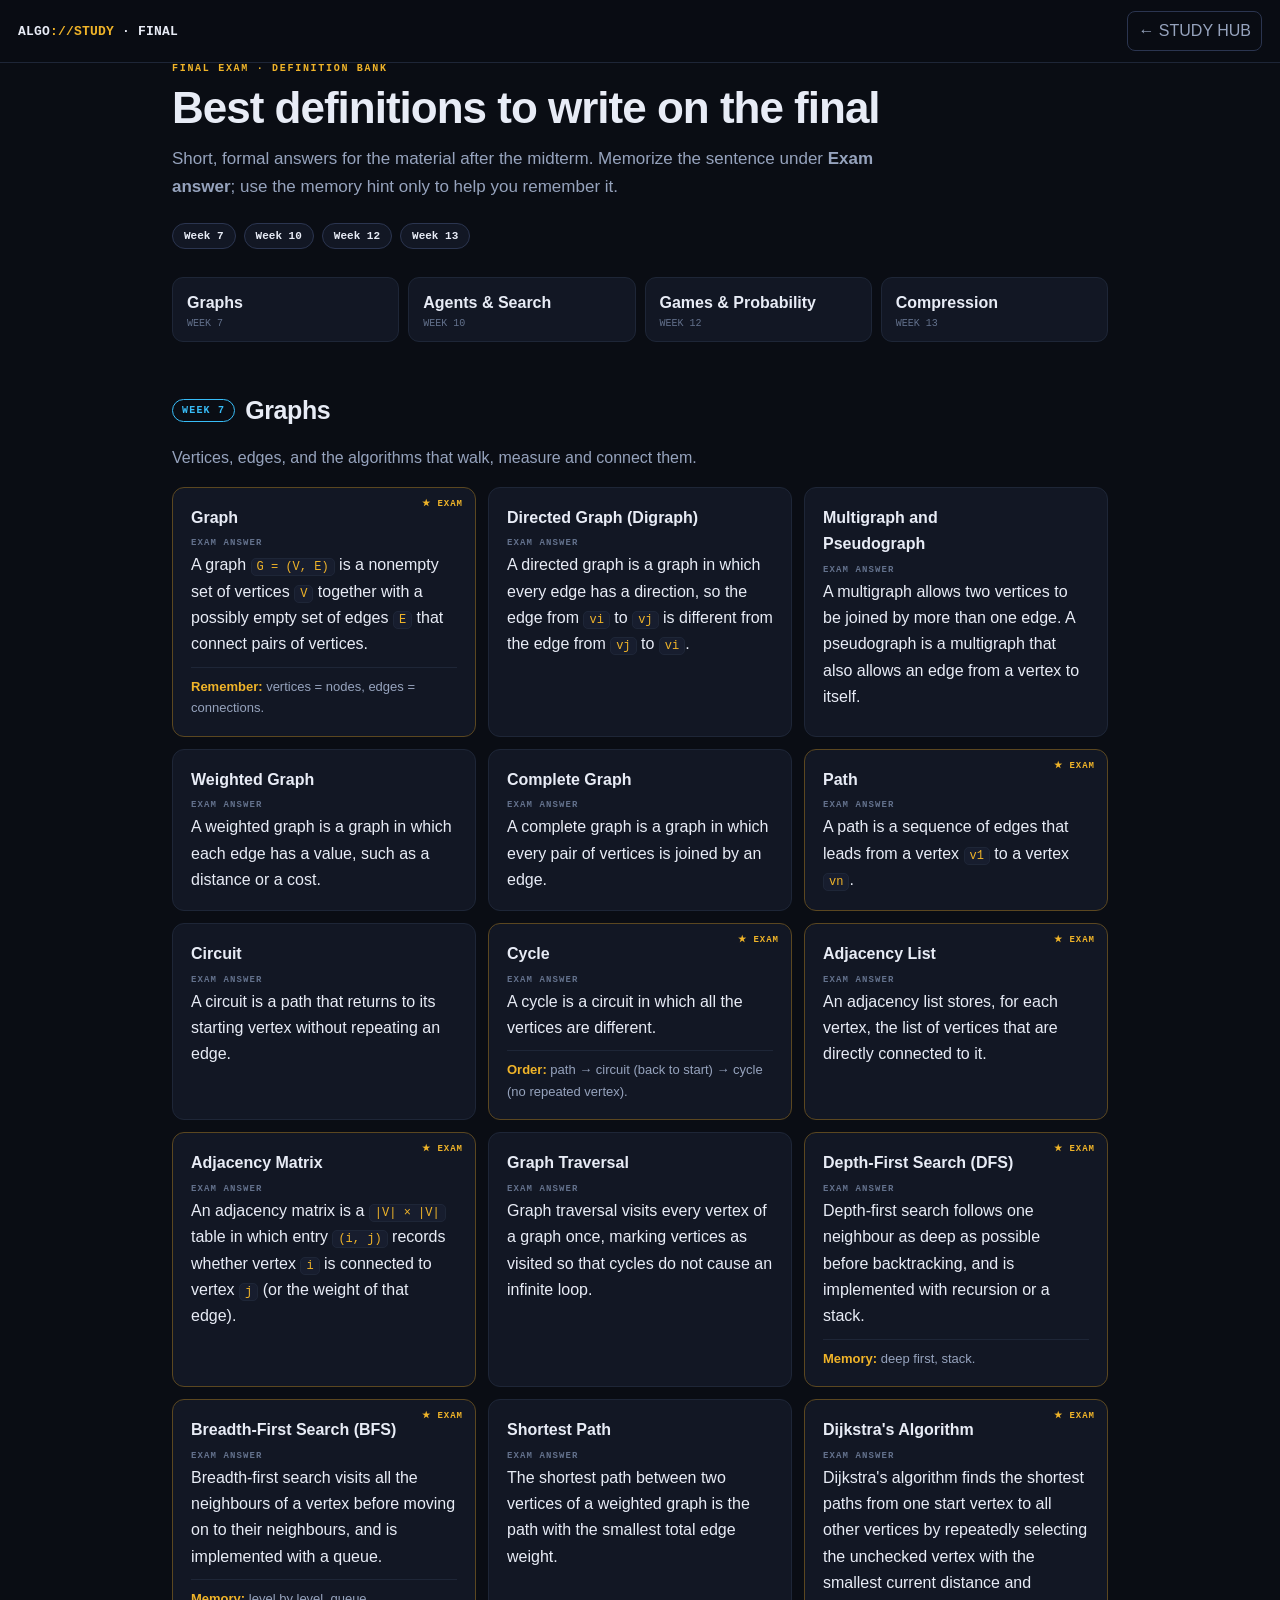
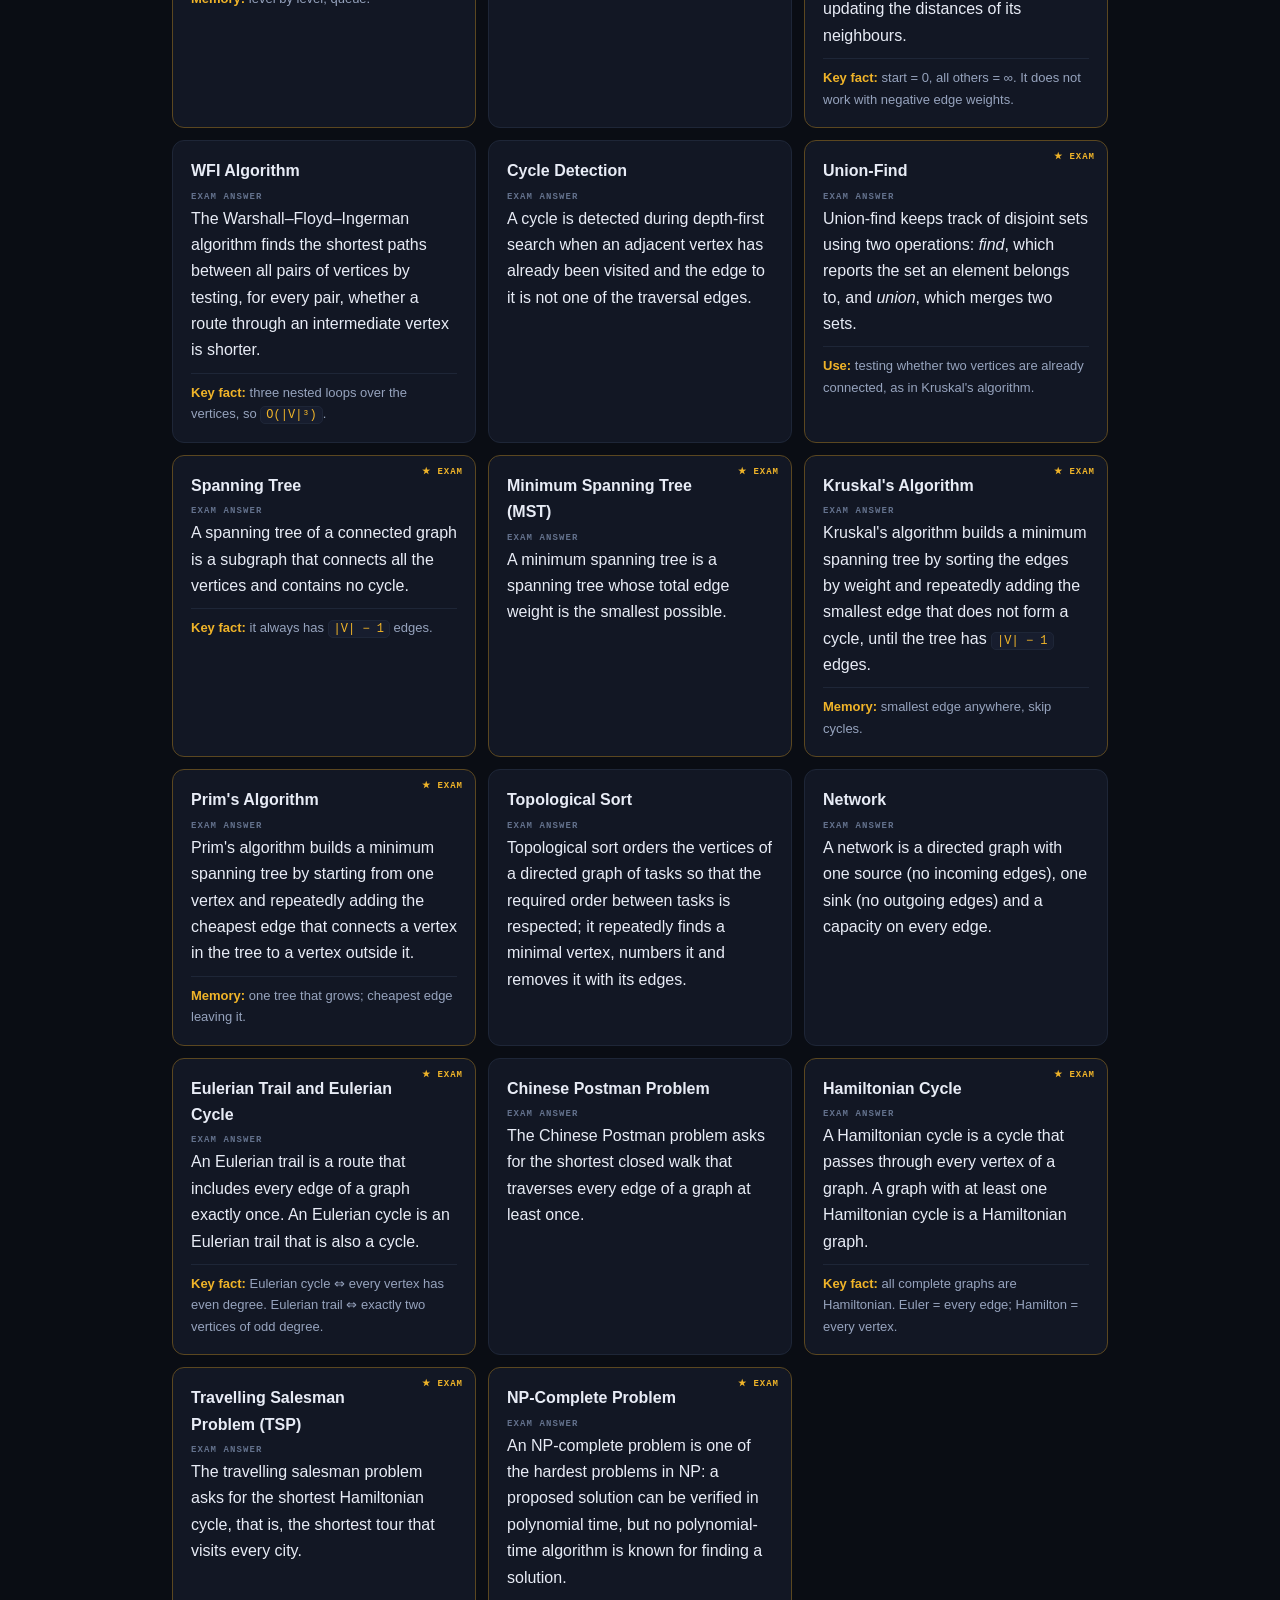
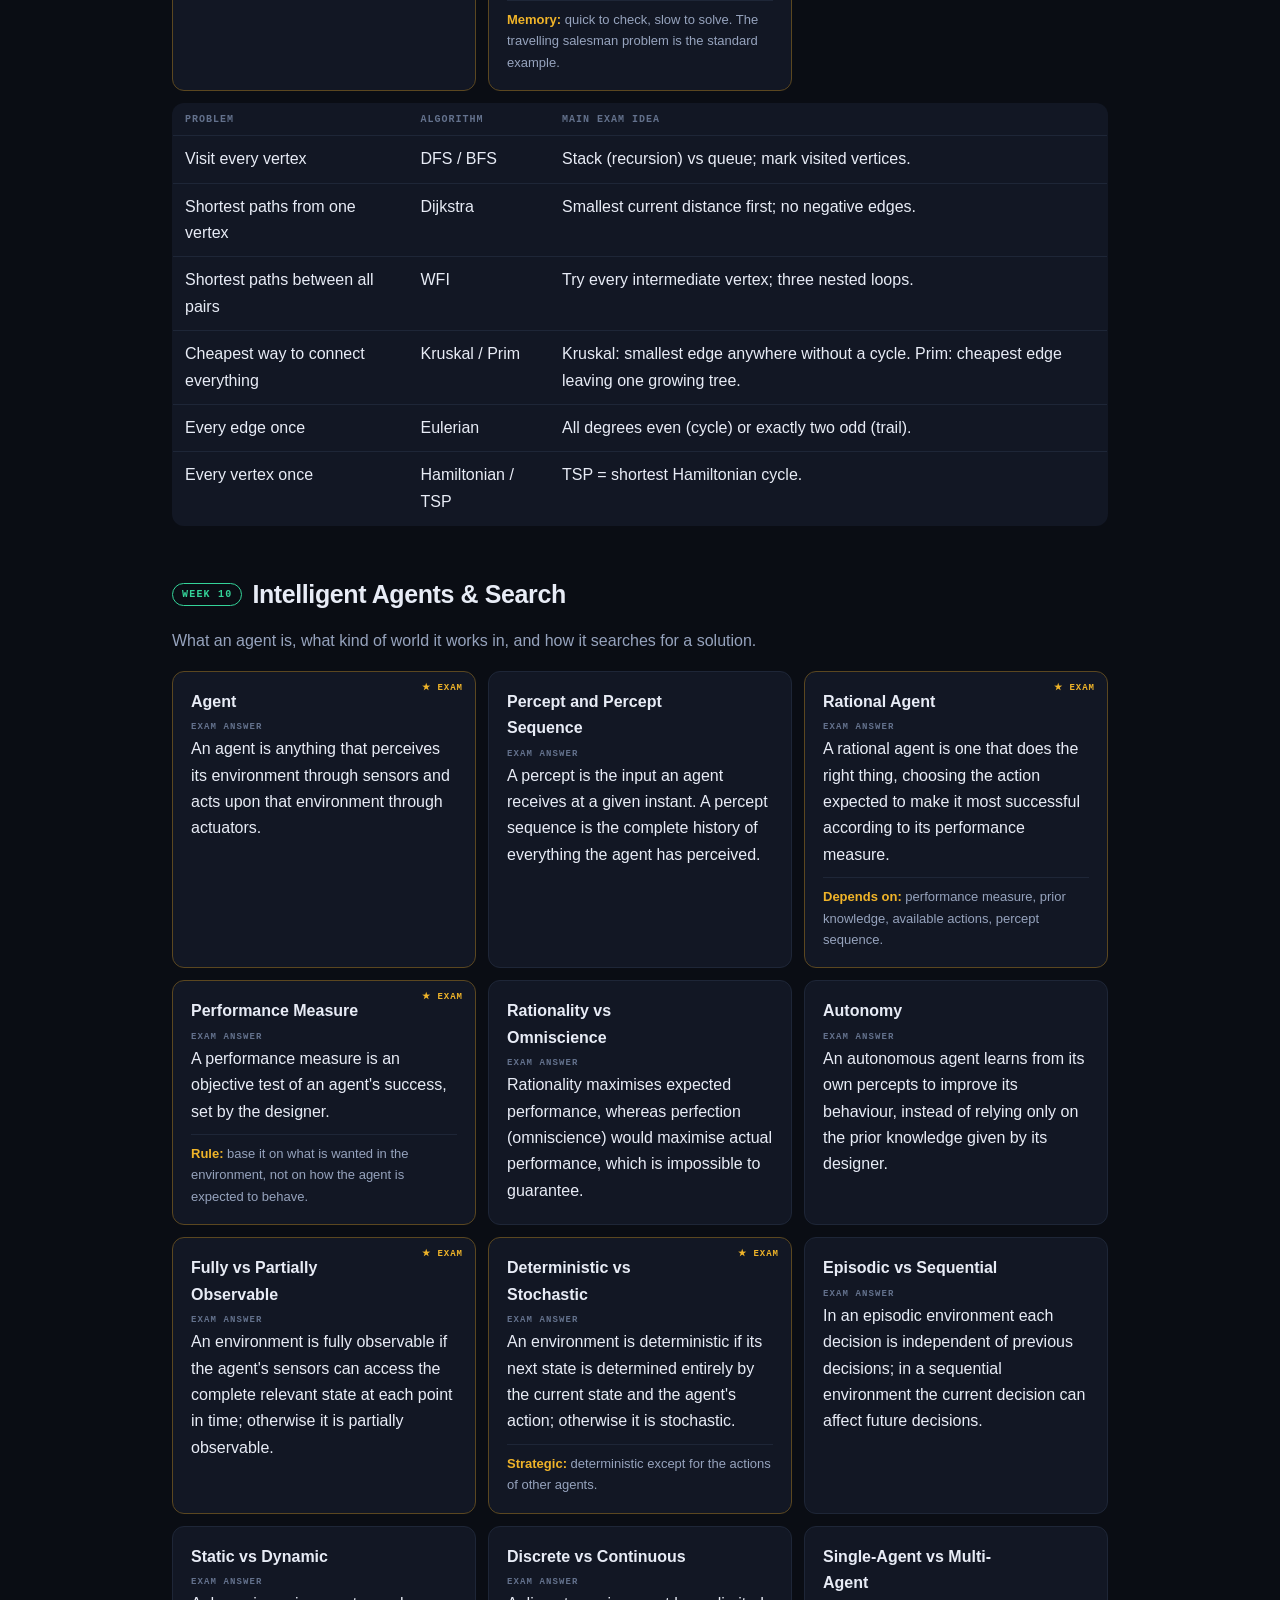
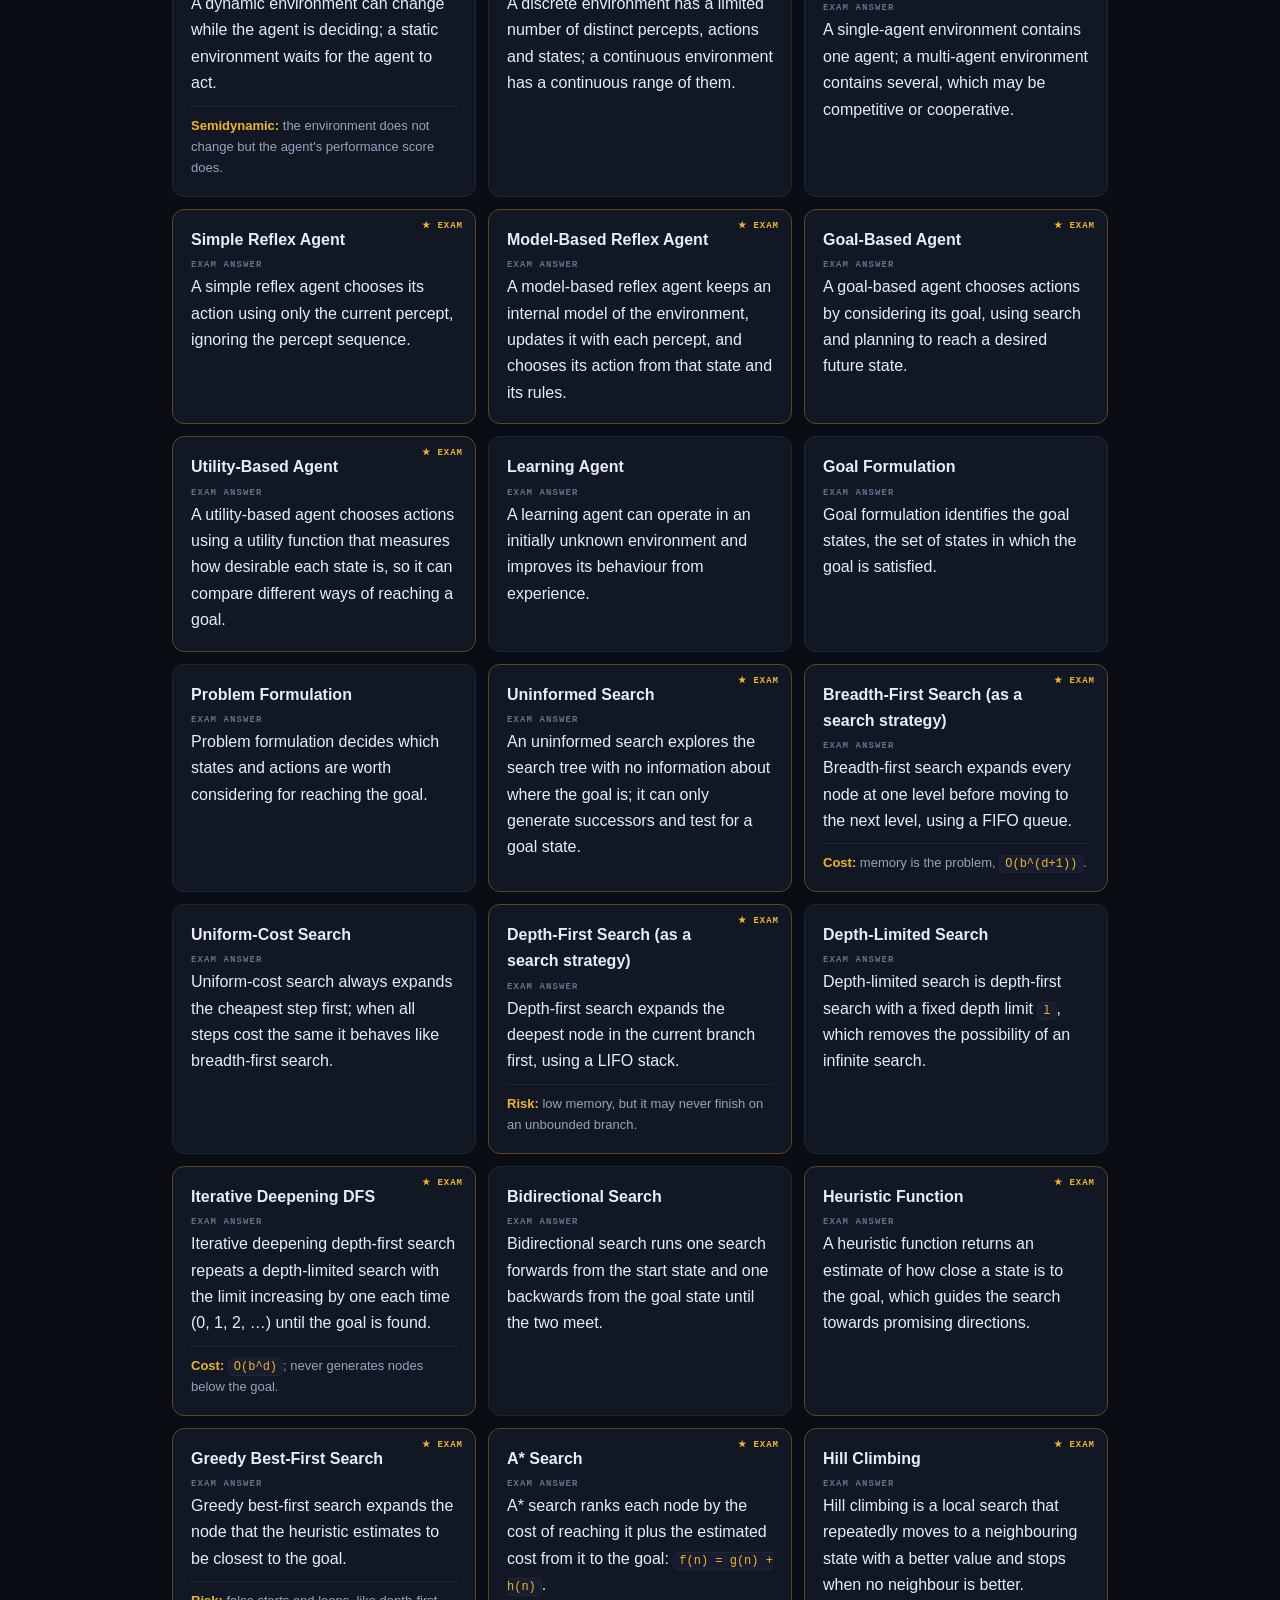
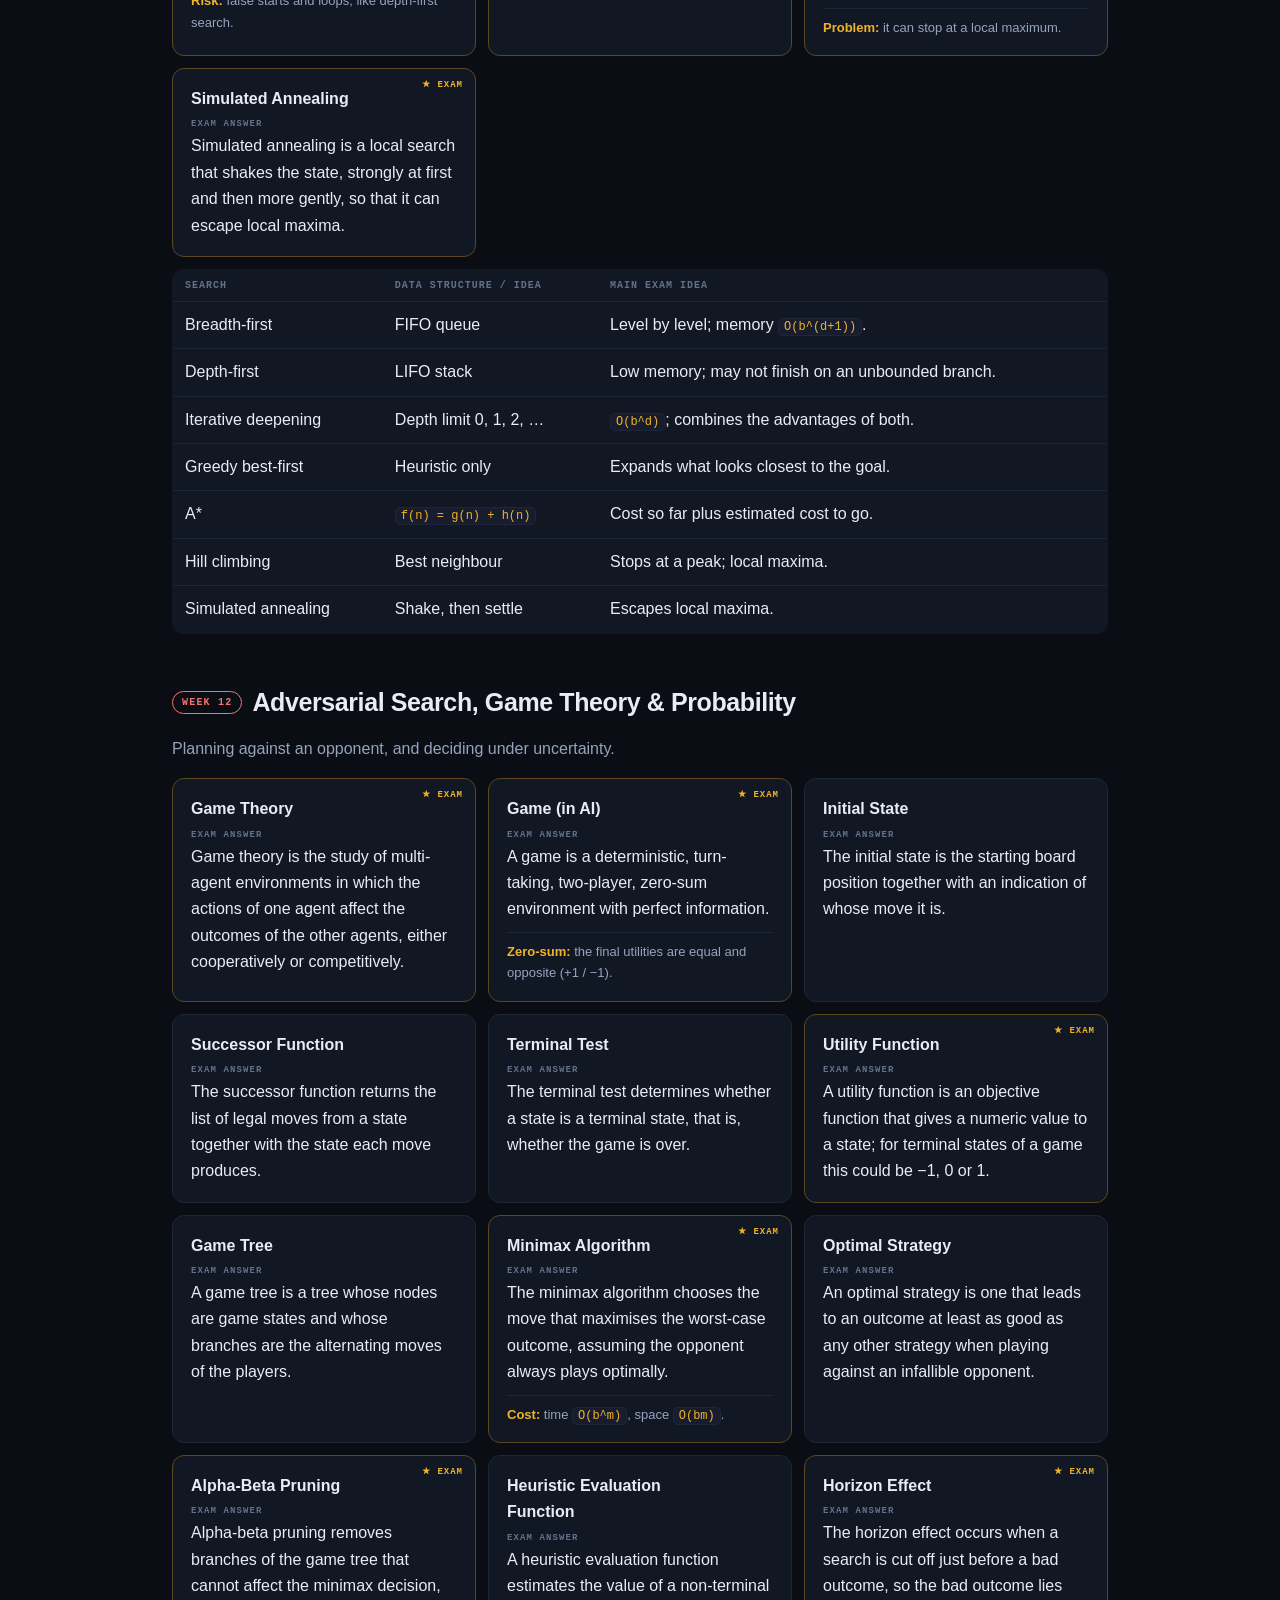
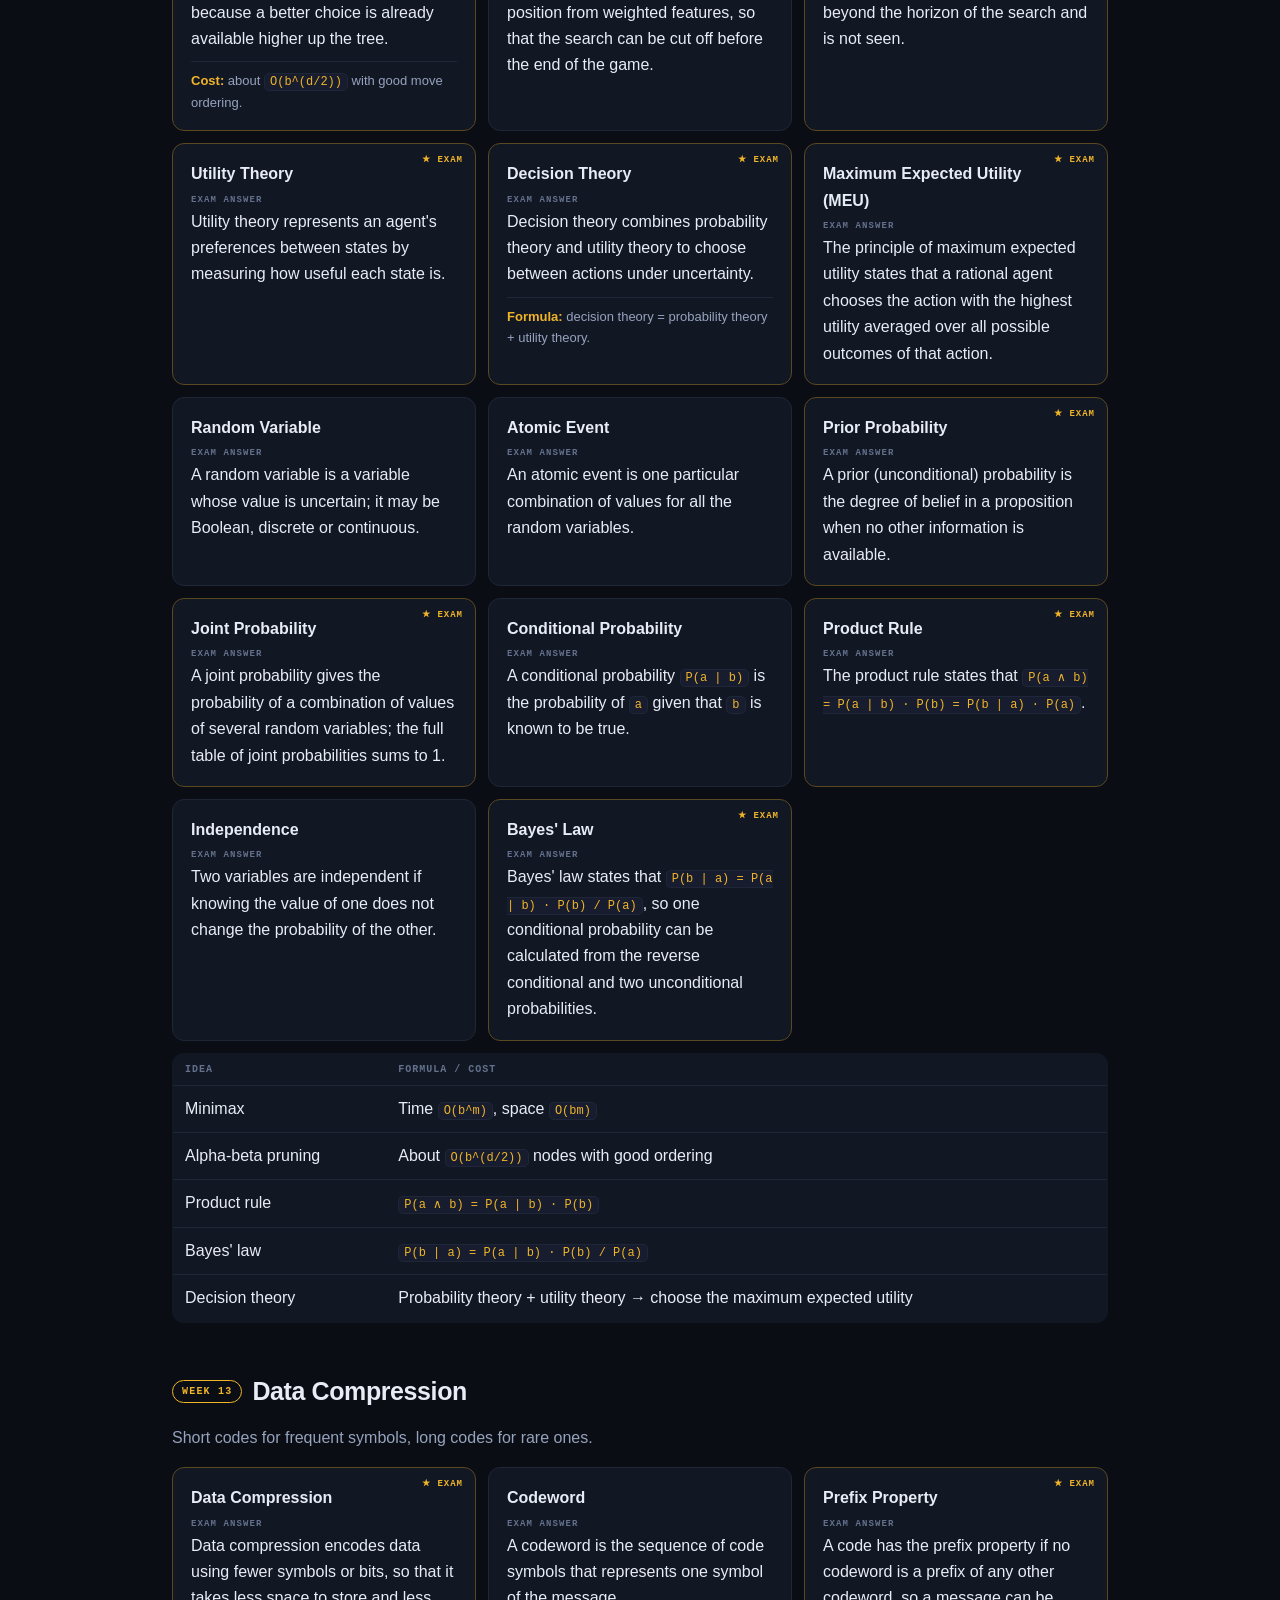
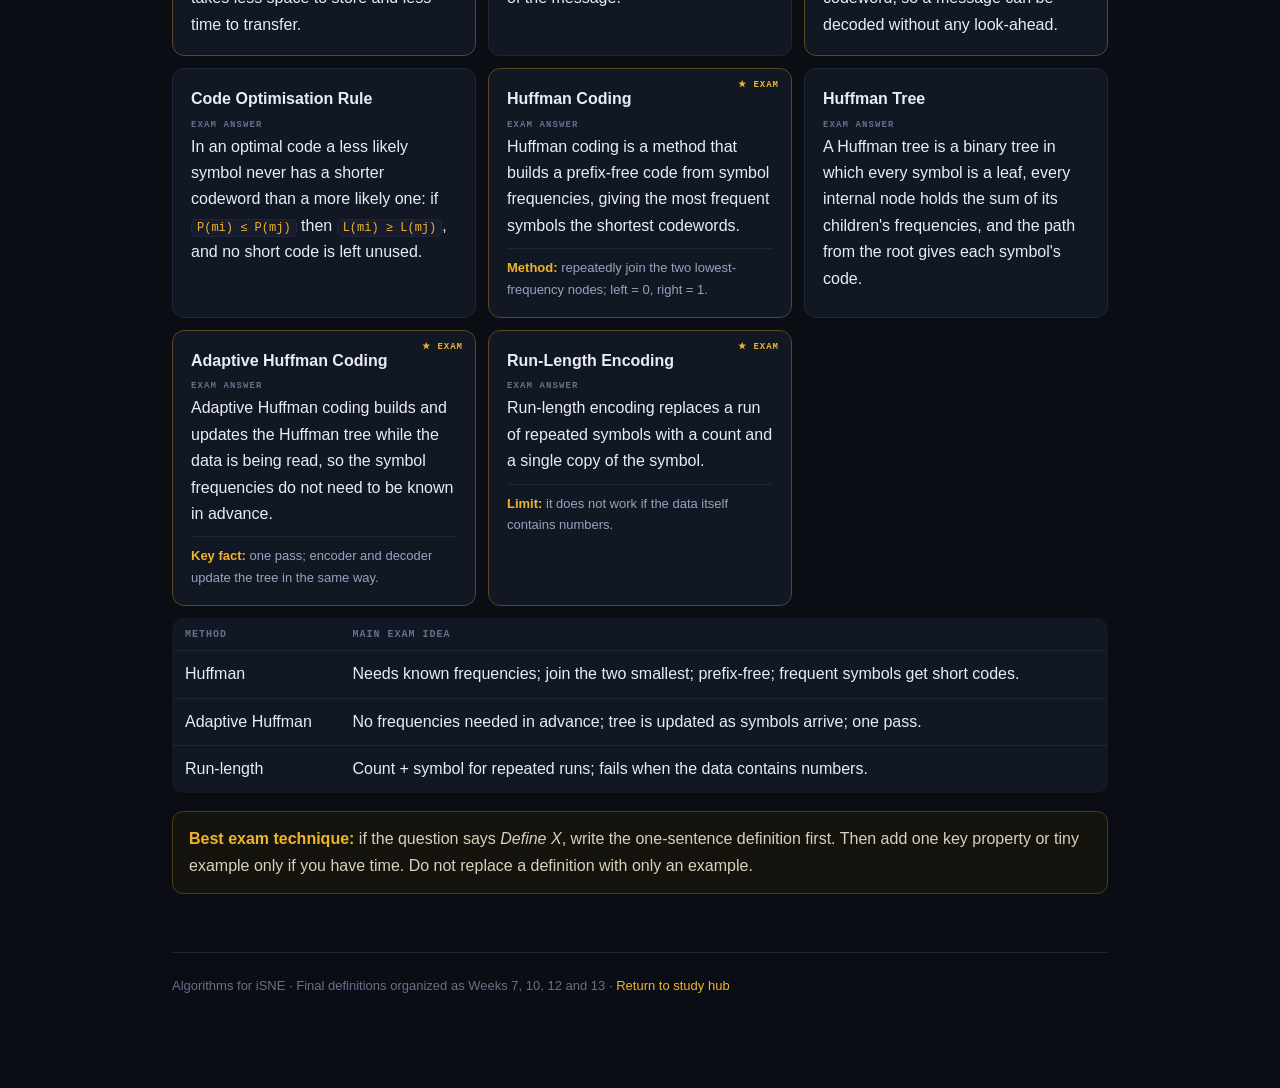
<file: final.v2.html>
<!DOCTYPE html>
<html lang="en" class="dark">
<head>
<meta charset="UTF-8">
<meta name="viewport" content="width=device-width, initial-scale=1.0">
<script src="https://zann208.github.io/study/shared/v2/theme-init.js"></script>
<title>Final Definitions // ALGO</title>
<meta name="theme-color" content="#0a0d14">
<style>
:root{--bg:#0a0d14;--panel:#121724;--panel2:#171d2e;--ink:#e8ecf6;--dim:#96a3bd;--faint:#63718c;--am:#f0b429;--cy:#38bdf8;--rd:#f87171;--gr:#34d399;--vi:#a78bfa;--line:#1e2637;--line2:#2b3550;--mono:"SF Mono",ui-monospace,Menlo,Consolas,monospace;--sans:-apple-system,BlinkMacSystemFont,"Segoe UI",Roboto,Arial,sans-serif}
*{box-sizing:border-box;margin:0;padding:0}html{scroll-behavior:smooth;background:var(--bg)}body{background:var(--bg);color:var(--ink);font:16px/1.65 var(--sans);-webkit-font-smoothing:antialiased}a{color:var(--am);text-decoration:none}a:hover{text-decoration:underline}
.top{position:sticky;top:0;z-index:20;background:rgba(10,13,20,.94);backdrop-filter:blur(12px);border-bottom:1px solid var(--line);padding:11px 18px;display:flex;gap:12px;align-items:center}.brand{font:700 13px var(--mono);letter-spacing:.2px}.brand span{color:var(--am)}.back{margin-left:auto;border:1px solid var(--line2);border-radius:8px;padding:6px 10px;font:700 11px var(--mono);color:var(--dim)}
.wrap{max-width:980px;margin:0 auto;padding:38px 22px 90px}.eyebrow{font:700 10px var(--mono);letter-spacing:1.7px;text-transform:uppercase;color:var(--am);margin-bottom:10px}h1{font-size:clamp(29px,5vw,44px);line-height:1.1;letter-spacing:-1px}.sub{color:var(--dim);font-size:17px;max-width:760px;margin-top:12px}.scope{display:flex;gap:8px;flex-wrap:wrap;margin:22px 0}.pill{font:700 11px var(--mono);border:1px solid var(--line2);border-radius:999px;padding:6px 11px;background:var(--panel)}
.jump{display:grid;grid-template-columns:repeat(auto-fit,minmax(140px,1fr));gap:9px;margin:28px 0 34px}.jump a{display:block;background:var(--panel);border:1px solid var(--line);border-radius:11px;padding:12px 14px;color:var(--ink);font-weight:700}.jump small{display:block;color:var(--faint);font:10px var(--mono);margin-top:2px}
.week{margin-top:48px;scroll-margin-top:76px}.weekhead{display:flex;align-items:center;gap:10px;margin-bottom:13px}.badge{font:800 10px var(--mono);letter-spacing:1.2px;text-transform:uppercase;padding:5px 9px;border:1px solid;border-radius:999px}.w1{color:var(--cy)}.w2{color:var(--rd)}.w3{color:var(--am)}.w4{color:var(--gr)}.w6{color:var(--vi)}.w7{color:var(--cy)}.w10{color:var(--gr)}.w12{color:var(--rd)}.w13{color:var(--am)}h2{font-size:25px;letter-spacing:-.4px}.intro{color:var(--dim);margin-bottom:16px}
.grid{display:grid;grid-template-columns:repeat(auto-fit,minmax(280px,1fr));gap:12px}.def{background:var(--panel);border:1px solid var(--line);border-radius:12px;padding:17px 18px;position:relative}.def.star{border-color:#5b4720}.def.star:before{content:"★ EXAM";position:absolute;top:10px;right:12px;color:var(--am);font:800 9px var(--mono);letter-spacing:1px}.term{font-weight:800;font-size:16px;margin-bottom:7px;padding-right:58px}.answer{color:var(--ink)}.answer:before{content:"Exam answer";display:block;color:var(--faint);font:700 9px var(--mono);text-transform:uppercase;letter-spacing:1.1px;margin-bottom:4px}.memory{margin-top:9px;color:var(--dim);font-size:13px;border-top:1px solid var(--line);padding-top:8px}.memory b{color:var(--am)}code{font:12px var(--mono);background:var(--panel2);border:1px solid var(--line);padding:1px 5px;border-radius:5px;color:var(--am)}
.table{width:100%;border-collapse:collapse;margin-top:12px;background:var(--panel);border:1px solid var(--line);border-radius:12px;overflow:hidden}.table th,.table td{text-align:left;padding:10px 12px;border-bottom:1px solid var(--line);vertical-align:top}.table th{font:700 10px var(--mono);text-transform:uppercase;letter-spacing:1px;color:var(--faint)}.table tr:last-child td{border-bottom:0}.note{margin-top:18px;border:1px solid #4a3c1d;background:#15130d;border-radius:11px;padding:14px 16px;color:#d9d1bd}.note b{color:var(--am)}
.footer{margin-top:58px;padding-top:22px;border-top:1px solid var(--line);color:var(--faint);font-size:13px}
@media(max-width:620px){.wrap{padding:28px 15px 70px}.grid{grid-template-columns:1fr}.top{padding:10px 12px}.back{font-size:10px}}
/* Burmese layer */
html.my body{font-family:"Noto Sans Myanmar","Myanmar Text","Padauk",-apple-system,BlinkMacSystemFont,"Segoe UI",Roboto,sans-serif;line-height:1.95}
html.my h1,html.my h2,html.my h3,html.my h4{line-height:1.6}
html.my td,html.my th,html.my li,html.my .box,html.my .answer,html.my .memory{line-height:1.85}
html.my code,html.my pre,html.my kbd,html.my .num{font-family:var(--mono)}
</style>
<link rel="stylesheet" href="https://zann208.github.io/study/shared/v2/study-system.css?v=20260911-width1">
<link rel="stylesheet" href="https://zann208.github.io/study/shared/v2/legacy-console.css">
<link rel="stylesheet" href="./study-console-adapter.css">
<link rel="stylesheet" href="https://zann208.github.io/study/shared/v2/reading.css?v=20260910-layout2">
</head>
<body data-study-console="algo" data-console-id="algo" data-console-name="Algorithms & Data Structures">
<div class="top"><div class="brand">ALGO<span>://STUDY</span> · FINAL</div><a class="back" href="./">← STUDY HUB</a></div>
<main class="wrap">
<div class="eyebrow">Final Exam · Definition Bank</div>
<h1 data-i18n="fdef.001">Best definitions to write on the final</h1>
<p class="sub" data-i18n="fdef.002">Short, formal answers for the material after the midterm. Memorize the sentence under <b>Exam answer</b>; use the memory hint only to help you remember it.</p>
<div class="scope"><span class="pill">Week 7</span><span class="pill">Week 10</span><span class="pill">Week 12</span><span class="pill">Week 13</span></div>
<nav class="jump"><a href="#w7">Graphs<small>WEEK 7</small></a><a href="#w10">Agents &amp; Search<small>WEEK 10</small></a><a href="#w12">Games &amp; Probability<small>WEEK 12</small></a><a href="#w13">Compression<small>WEEK 13</small></a></nav>

<section class="week" id="w7"><div class="weekhead"><span class="badge w7">Week 7</span><h2 data-i18n="fdef.003">Graphs</h2></div><p class="intro" data-i18n="fdef.004">Vertices, edges, and the algorithms that walk, measure and connect them.</p><div class="grid">
<div class="def star"><div class="term" data-i18n="fdef.005">Graph</div><div class="answer" data-i18n="fdef.006">A graph <code>G = (V, E)</code> is a nonempty set of vertices <code>V</code> together with a possibly empty set of edges <code>E</code> that connect pairs of vertices.</div><div class="memory" data-i18n="fdef.007"><b>Remember:</b> vertices = nodes, edges = connections.</div></div>
<div class="def"><div class="term" data-i18n="fdef.008">Directed Graph (Digraph)</div><div class="answer" data-i18n="fdef.009">A directed graph is a graph in which every edge has a direction, so the edge from <code>vi</code> to <code>vj</code> is different from the edge from <code>vj</code> to <code>vi</code>.</div></div>
<div class="def"><div class="term" data-i18n="fdef.010">Multigraph and Pseudograph</div><div class="answer" data-i18n="fdef.011">A multigraph allows two vertices to be joined by more than one edge. A pseudograph is a multigraph that also allows an edge from a vertex to itself.</div></div>
<div class="def"><div class="term" data-i18n="fdef.012">Weighted Graph</div><div class="answer" data-i18n="fdef.013">A weighted graph is a graph in which each edge has a value, such as a distance or a cost.</div></div>
<div class="def"><div class="term" data-i18n="fdef.014">Complete Graph</div><div class="answer" data-i18n="fdef.015">A complete graph is a graph in which every pair of vertices is joined by an edge.</div></div>
<div class="def star"><div class="term" data-i18n="fdef.016">Path</div><div class="answer" data-i18n="fdef.017">A path is a sequence of edges that leads from a vertex <code>v1</code> to a vertex <code>vn</code>.</div></div>
<div class="def"><div class="term" data-i18n="fdef.018">Circuit</div><div class="answer" data-i18n="fdef.019">A circuit is a path that returns to its starting vertex without repeating an edge.</div></div>
<div class="def star"><div class="term" data-i18n="fdef.020">Cycle</div><div class="answer" data-i18n="fdef.021">A cycle is a circuit in which all the vertices are different.</div><div class="memory" data-i18n="fdef.022"><b>Order:</b> path → circuit (back to start) → cycle (no repeated vertex).</div></div>
<div class="def star"><div class="term" data-i18n="fdef.023">Adjacency List</div><div class="answer" data-i18n="fdef.024">An adjacency list stores, for each vertex, the list of vertices that are directly connected to it.</div></div>
<div class="def star"><div class="term" data-i18n="fdef.025">Adjacency Matrix</div><div class="answer" data-i18n="fdef.026">An adjacency matrix is a <code>|V| × |V|</code> table in which entry <code>(i, j)</code> records whether vertex <code>i</code> is connected to vertex <code>j</code> (or the weight of that edge).</div></div>
<div class="def"><div class="term" data-i18n="fdef.027">Graph Traversal</div><div class="answer" data-i18n="fdef.028">Graph traversal visits every vertex of a graph once, marking vertices as visited so that cycles do not cause an infinite loop.</div></div>
<div class="def star"><div class="term" data-i18n="fdef.029">Depth-First Search (DFS)</div><div class="answer" data-i18n="fdef.030">Depth-first search follows one neighbour as deep as possible before backtracking, and is implemented with recursion or a stack.</div><div class="memory" data-i18n="fdef.031"><b>Memory:</b> deep first, stack.</div></div>
<div class="def star"><div class="term" data-i18n="fdef.032">Breadth-First Search (BFS)</div><div class="answer" data-i18n="fdef.033">Breadth-first search visits all the neighbours of a vertex before moving on to their neighbours, and is implemented with a queue.</div><div class="memory" data-i18n="fdef.034"><b>Memory:</b> level by level, queue.</div></div>
<div class="def"><div class="term" data-i18n="fdef.035">Shortest Path</div><div class="answer" data-i18n="fdef.036">The shortest path between two vertices of a weighted graph is the path with the smallest total edge weight.</div></div>
<div class="def star"><div class="term" data-i18n="fdef.037">Dijkstra's Algorithm</div><div class="answer" data-i18n="fdef.038">Dijkstra's algorithm finds the shortest paths from one start vertex to all other vertices by repeatedly selecting the unchecked vertex with the smallest current distance and updating the distances of its neighbours.</div><div class="memory" data-i18n="fdef.039"><b>Key fact:</b> start = 0, all others = ∞. It does not work with negative edge weights.</div></div>
<div class="def"><div class="term" data-i18n="fdef.040">WFI Algorithm</div><div class="answer" data-i18n="fdef.041">The Warshall–Floyd–Ingerman algorithm finds the shortest paths between all pairs of vertices by testing, for every pair, whether a route through an intermediate vertex is shorter.</div><div class="memory" data-i18n="fdef.042"><b>Key fact:</b> three nested loops over the vertices, so <code>O(|V|³)</code>.</div></div>
<div class="def"><div class="term" data-i18n="fdef.043">Cycle Detection</div><div class="answer" data-i18n="fdef.044">A cycle is detected during depth-first search when an adjacent vertex has already been visited and the edge to it is not one of the traversal edges.</div></div>
<div class="def star"><div class="term" data-i18n="fdef.045">Union-Find</div><div class="answer" data-i18n="fdef.046">Union-find keeps track of disjoint sets using two operations: <i>find</i>, which reports the set an element belongs to, and <i>union</i>, which merges two sets.</div><div class="memory" data-i18n="fdef.047"><b>Use:</b> testing whether two vertices are already connected, as in Kruskal's algorithm.</div></div>
<div class="def star"><div class="term" data-i18n="fdef.048">Spanning Tree</div><div class="answer" data-i18n="fdef.049">A spanning tree of a connected graph is a subgraph that connects all the vertices and contains no cycle.</div><div class="memory" data-i18n="fdef.050"><b>Key fact:</b> it always has <code>|V| − 1</code> edges.</div></div>
<div class="def star"><div class="term" data-i18n="fdef.051">Minimum Spanning Tree (MST)</div><div class="answer" data-i18n="fdef.052">A minimum spanning tree is a spanning tree whose total edge weight is the smallest possible.</div></div>
<div class="def star"><div class="term" data-i18n="fdef.053">Kruskal's Algorithm</div><div class="answer" data-i18n="fdef.054">Kruskal's algorithm builds a minimum spanning tree by sorting the edges by weight and repeatedly adding the smallest edge that does not form a cycle, until the tree has <code>|V| − 1</code> edges.</div><div class="memory" data-i18n="fdef.055"><b>Memory:</b> smallest edge anywhere, skip cycles.</div></div>
<div class="def star"><div class="term" data-i18n="fdef.056">Prim's Algorithm</div><div class="answer" data-i18n="fdef.057">Prim's algorithm builds a minimum spanning tree by starting from one vertex and repeatedly adding the cheapest edge that connects a vertex in the tree to a vertex outside it.</div><div class="memory" data-i18n="fdef.058"><b>Memory:</b> one tree that grows; cheapest edge leaving it.</div></div>
<div class="def"><div class="term" data-i18n="fdef.059">Topological Sort</div><div class="answer" data-i18n="fdef.060">Topological sort orders the vertices of a directed graph of tasks so that the required order between tasks is respected; it repeatedly finds a minimal vertex, numbers it and removes it with its edges.</div></div>
<div class="def"><div class="term" data-i18n="fdef.061">Network</div><div class="answer" data-i18n="fdef.062">A network is a directed graph with one source (no incoming edges), one sink (no outgoing edges) and a capacity on every edge.</div></div>
<div class="def star"><div class="term" data-i18n="fdef.063">Eulerian Trail and Eulerian Cycle</div><div class="answer" data-i18n="fdef.064">An Eulerian trail is a route that includes every edge of a graph exactly once. An Eulerian cycle is an Eulerian trail that is also a cycle.</div><div class="memory" data-i18n="fdef.065"><b>Key fact:</b> Eulerian cycle ⇔ every vertex has even degree. Eulerian trail ⇔ exactly two vertices of odd degree.</div></div>
<div class="def"><div class="term" data-i18n="fdef.066">Chinese Postman Problem</div><div class="answer" data-i18n="fdef.067">The Chinese Postman problem asks for the shortest closed walk that traverses every edge of a graph at least once.</div></div>
<div class="def star"><div class="term" data-i18n="fdef.068">Hamiltonian Cycle</div><div class="answer" data-i18n="fdef.069">A Hamiltonian cycle is a cycle that passes through every vertex of a graph. A graph with at least one Hamiltonian cycle is a Hamiltonian graph.</div><div class="memory" data-i18n="fdef.070"><b>Key fact:</b> all complete graphs are Hamiltonian. Euler = every edge; Hamilton = every vertex.</div></div>
<div class="def star"><div class="term" data-i18n="fdef.071">Travelling Salesman Problem (TSP)</div><div class="answer" data-i18n="fdef.072">The travelling salesman problem asks for the shortest Hamiltonian cycle, that is, the shortest tour that visits every city.</div></div>
<div class="def star"><div class="term" data-i18n="fdef.073">NP-Complete Problem</div><div class="answer" data-i18n="fdef.074">An NP-complete problem is one of the hardest problems in NP: a proposed solution can be verified in polynomial time, but no polynomial-time algorithm is known for finding a solution.</div><div class="memory" data-i18n="fdef.075"><b>Memory:</b> quick to check, slow to solve. The travelling salesman problem is the standard example.</div></div>
</div>
<table class="table"><tr><th data-i18n="fdef.076">Problem</th><th data-i18n="fdef.077">Algorithm</th><th data-i18n="fdef.078">Main exam idea</th></tr><tr><td data-i18n="fdef.079">Visit every vertex</td><td data-i18n="fdef.080">DFS / BFS</td><td data-i18n="fdef.081">Stack (recursion) vs queue; mark visited vertices.</td></tr><tr><td data-i18n="fdef.082">Shortest paths from one vertex</td><td data-i18n="fdef.083">Dijkstra</td><td data-i18n="fdef.084">Smallest current distance first; no negative edges.</td></tr><tr><td data-i18n="fdef.085">Shortest paths between all pairs</td><td data-i18n="fdef.086">WFI</td><td data-i18n="fdef.087">Try every intermediate vertex; three nested loops.</td></tr><tr><td data-i18n="fdef.088">Cheapest way to connect everything</td><td data-i18n="fdef.089">Kruskal / Prim</td><td data-i18n="fdef.090">Kruskal: smallest edge anywhere without a cycle. Prim: cheapest edge leaving one growing tree.</td></tr><tr><td data-i18n="fdef.091">Every edge once</td><td data-i18n="fdef.092">Eulerian</td><td data-i18n="fdef.093">All degrees even (cycle) or exactly two odd (trail).</td></tr><tr><td data-i18n="fdef.094">Every vertex once</td><td data-i18n="fdef.095">Hamiltonian / TSP</td><td data-i18n="fdef.096">TSP = shortest Hamiltonian cycle.</td></tr></table>
</section>

<section class="week" id="w10"><div class="weekhead"><span class="badge w10">Week 10</span><h2 data-i18n="fdef.097">Intelligent Agents &amp; Search</h2></div><p class="intro" data-i18n="fdef.098">What an agent is, what kind of world it works in, and how it searches for a solution.</p><div class="grid">
<div class="def star"><div class="term" data-i18n="fdef.099">Agent</div><div class="answer" data-i18n="fdef.100">An agent is anything that perceives its environment through sensors and acts upon that environment through actuators.</div></div>
<div class="def"><div class="term" data-i18n="fdef.101">Percept and Percept Sequence</div><div class="answer" data-i18n="fdef.102">A percept is the input an agent receives at a given instant. A percept sequence is the complete history of everything the agent has perceived.</div></div>
<div class="def star"><div class="term" data-i18n="fdef.103">Rational Agent</div><div class="answer" data-i18n="fdef.104">A rational agent is one that does the right thing, choosing the action expected to make it most successful according to its performance measure.</div><div class="memory" data-i18n="fdef.105"><b>Depends on:</b> performance measure, prior knowledge, available actions, percept sequence.</div></div>
<div class="def star"><div class="term" data-i18n="fdef.106">Performance Measure</div><div class="answer" data-i18n="fdef.107">A performance measure is an objective test of an agent's success, set by the designer.</div><div class="memory" data-i18n="fdef.108"><b>Rule:</b> base it on what is wanted in the environment, not on how the agent is expected to behave.</div></div>
<div class="def"><div class="term" data-i18n="fdef.109">Rationality vs Omniscience</div><div class="answer" data-i18n="fdef.110">Rationality maximises expected performance, whereas perfection (omniscience) would maximise actual performance, which is impossible to guarantee.</div></div>
<div class="def"><div class="term" data-i18n="fdef.111">Autonomy</div><div class="answer" data-i18n="fdef.112">An autonomous agent learns from its own percepts to improve its behaviour, instead of relying only on the prior knowledge given by its designer.</div></div>
<div class="def star"><div class="term" data-i18n="fdef.113">Fully vs Partially Observable</div><div class="answer" data-i18n="fdef.114">An environment is fully observable if the agent's sensors can access the complete relevant state at each point in time; otherwise it is partially observable.</div></div>
<div class="def star"><div class="term" data-i18n="fdef.115">Deterministic vs Stochastic</div><div class="answer" data-i18n="fdef.116">An environment is deterministic if its next state is determined entirely by the current state and the agent's action; otherwise it is stochastic.</div><div class="memory" data-i18n="fdef.117"><b>Strategic:</b> deterministic except for the actions of other agents.</div></div>
<div class="def"><div class="term" data-i18n="fdef.118">Episodic vs Sequential</div><div class="answer" data-i18n="fdef.119">In an episodic environment each decision is independent of previous decisions; in a sequential environment the current decision can affect future decisions.</div></div>
<div class="def"><div class="term" data-i18n="fdef.120">Static vs Dynamic</div><div class="answer" data-i18n="fdef.121">A dynamic environment can change while the agent is deciding; a static environment waits for the agent to act.</div><div class="memory" data-i18n="fdef.122"><b>Semidynamic:</b> the environment does not change but the agent's performance score does.</div></div>
<div class="def"><div class="term" data-i18n="fdef.123">Discrete vs Continuous</div><div class="answer" data-i18n="fdef.124">A discrete environment has a limited number of distinct percepts, actions and states; a continuous environment has a continuous range of them.</div></div>
<div class="def"><div class="term" data-i18n="fdef.125">Single-Agent vs Multi-Agent</div><div class="answer" data-i18n="fdef.126">A single-agent environment contains one agent; a multi-agent environment contains several, which may be competitive or cooperative.</div></div>
<div class="def star"><div class="term" data-i18n="fdef.127">Simple Reflex Agent</div><div class="answer" data-i18n="fdef.128">A simple reflex agent chooses its action using only the current percept, ignoring the percept sequence.</div></div>
<div class="def star"><div class="term" data-i18n="fdef.129">Model-Based Reflex Agent</div><div class="answer" data-i18n="fdef.130">A model-based reflex agent keeps an internal model of the environment, updates it with each percept, and chooses its action from that state and its rules.</div></div>
<div class="def star"><div class="term" data-i18n="fdef.131">Goal-Based Agent</div><div class="answer" data-i18n="fdef.132">A goal-based agent chooses actions by considering its goal, using search and planning to reach a desired future state.</div></div>
<div class="def star"><div class="term" data-i18n="fdef.133">Utility-Based Agent</div><div class="answer" data-i18n="fdef.134">A utility-based agent chooses actions using a utility function that measures how desirable each state is, so it can compare different ways of reaching a goal.</div></div>
<div class="def"><div class="term" data-i18n="fdef.135">Learning Agent</div><div class="answer" data-i18n="fdef.136">A learning agent can operate in an initially unknown environment and improves its behaviour from experience.</div></div>
<div class="def"><div class="term" data-i18n="fdef.137">Goal Formulation</div><div class="answer" data-i18n="fdef.138">Goal formulation identifies the goal states, the set of states in which the goal is satisfied.</div></div>
<div class="def"><div class="term" data-i18n="fdef.139">Problem Formulation</div><div class="answer" data-i18n="fdef.140">Problem formulation decides which states and actions are worth considering for reaching the goal.</div></div>
<div class="def star"><div class="term" data-i18n="fdef.141">Uninformed Search</div><div class="answer" data-i18n="fdef.142">An uninformed search explores the search tree with no information about where the goal is; it can only generate successors and test for a goal state.</div></div>
<div class="def star"><div class="term" data-i18n="fdef.143">Breadth-First Search (as a search strategy)</div><div class="answer" data-i18n="fdef.144">Breadth-first search expands every node at one level before moving to the next level, using a FIFO queue.</div><div class="memory" data-i18n="fdef.145"><b>Cost:</b> memory is the problem, <code>O(b^(d+1))</code>.</div></div>
<div class="def"><div class="term" data-i18n="fdef.146">Uniform-Cost Search</div><div class="answer" data-i18n="fdef.147">Uniform-cost search always expands the cheapest step first; when all steps cost the same it behaves like breadth-first search.</div></div>
<div class="def star"><div class="term" data-i18n="fdef.148">Depth-First Search (as a search strategy)</div><div class="answer" data-i18n="fdef.149">Depth-first search expands the deepest node in the current branch first, using a LIFO stack.</div><div class="memory" data-i18n="fdef.150"><b>Risk:</b> low memory, but it may never finish on an unbounded branch.</div></div>
<div class="def"><div class="term" data-i18n="fdef.151">Depth-Limited Search</div><div class="answer" data-i18n="fdef.152">Depth-limited search is depth-first search with a fixed depth limit <code>l</code>, which removes the possibility of an infinite search.</div></div>
<div class="def star"><div class="term" data-i18n="fdef.153">Iterative Deepening DFS</div><div class="answer" data-i18n="fdef.154">Iterative deepening depth-first search repeats a depth-limited search with the limit increasing by one each time (0, 1, 2, …) until the goal is found.</div><div class="memory" data-i18n="fdef.155"><b>Cost:</b> <code>O(b^d)</code>; never generates nodes below the goal.</div></div>
<div class="def"><div class="term" data-i18n="fdef.156">Bidirectional Search</div><div class="answer" data-i18n="fdef.157">Bidirectional search runs one search forwards from the start state and one backwards from the goal state until the two meet.</div></div>
<div class="def star"><div class="term" data-i18n="fdef.158">Heuristic Function</div><div class="answer" data-i18n="fdef.159">A heuristic function returns an estimate of how close a state is to the goal, which guides the search towards promising directions.</div></div>
<div class="def star"><div class="term" data-i18n="fdef.160">Greedy Best-First Search</div><div class="answer" data-i18n="fdef.161">Greedy best-first search expands the node that the heuristic estimates to be closest to the goal.</div><div class="memory" data-i18n="fdef.162"><b>Risk:</b> false starts and loops, like depth-first search.</div></div>
<div class="def star"><div class="term" data-i18n="fdef.163">A* Search</div><div class="answer" data-i18n="fdef.164">A* search ranks each node by the cost of reaching it plus the estimated cost from it to the goal: <code>f(n) = g(n) + h(n)</code>.</div></div>
<div class="def star"><div class="term" data-i18n="fdef.165">Hill Climbing</div><div class="answer" data-i18n="fdef.166">Hill climbing is a local search that repeatedly moves to a neighbouring state with a better value and stops when no neighbour is better.</div><div class="memory" data-i18n="fdef.167"><b>Problem:</b> it can stop at a local maximum.</div></div>
<div class="def star"><div class="term" data-i18n="fdef.168">Simulated Annealing</div><div class="answer" data-i18n="fdef.169">Simulated annealing is a local search that shakes the state, strongly at first and then more gently, so that it can escape local maxima.</div></div>
</div>
<table class="table"><tr><th data-i18n="fdef.170">Search</th><th data-i18n="fdef.171">Data structure / idea</th><th data-i18n="fdef.172">Main exam idea</th></tr><tr><td data-i18n="fdef.173">Breadth-first</td><td data-i18n="fdef.174">FIFO queue</td><td data-i18n="fdef.175">Level by level; memory <code>O(b^(d+1))</code>.</td></tr><tr><td data-i18n="fdef.176">Depth-first</td><td data-i18n="fdef.177">LIFO stack</td><td data-i18n="fdef.178">Low memory; may not finish on an unbounded branch.</td></tr><tr><td data-i18n="fdef.179">Iterative deepening</td><td data-i18n="fdef.180">Depth limit 0, 1, 2, …</td><td data-i18n="fdef.181"><code>O(b^d)</code>; combines the advantages of both.</td></tr><tr><td data-i18n="fdef.182">Greedy best-first</td><td data-i18n="fdef.183">Heuristic only</td><td data-i18n="fdef.184">Expands what looks closest to the goal.</td></tr><tr><td>A*</td><td><code>f(n) = g(n) + h(n)</code></td><td data-i18n="fdef.185">Cost so far plus estimated cost to go.</td></tr><tr><td data-i18n="fdef.186">Hill climbing</td><td data-i18n="fdef.187">Best neighbour</td><td data-i18n="fdef.188">Stops at a peak; local maxima.</td></tr><tr><td data-i18n="fdef.189">Simulated annealing</td><td data-i18n="fdef.190">Shake, then settle</td><td data-i18n="fdef.191">Escapes local maxima.</td></tr></table>
</section>

<section class="week" id="w12"><div class="weekhead"><span class="badge w12">Week 12</span><h2 data-i18n="fdef.192">Adversarial Search, Game Theory &amp; Probability</h2></div><p class="intro" data-i18n="fdef.193">Planning against an opponent, and deciding under uncertainty.</p><div class="grid">
<div class="def star"><div class="term" data-i18n="fdef.194">Game Theory</div><div class="answer" data-i18n="fdef.195">Game theory is the study of multi-agent environments in which the actions of one agent affect the outcomes of the other agents, either cooperatively or competitively.</div></div>
<div class="def star"><div class="term" data-i18n="fdef.196">Game (in AI)</div><div class="answer" data-i18n="fdef.197">A game is a deterministic, turn-taking, two-player, zero-sum environment with perfect information.</div><div class="memory" data-i18n="fdef.198"><b>Zero-sum:</b> the final utilities are equal and opposite (+1 / −1).</div></div>
<div class="def"><div class="term" data-i18n="fdef.199">Initial State</div><div class="answer" data-i18n="fdef.200">The initial state is the starting board position together with an indication of whose move it is.</div></div>
<div class="def"><div class="term" data-i18n="fdef.201">Successor Function</div><div class="answer" data-i18n="fdef.202">The successor function returns the list of legal moves from a state together with the state each move produces.</div></div>
<div class="def"><div class="term" data-i18n="fdef.203">Terminal Test</div><div class="answer" data-i18n="fdef.204">The terminal test determines whether a state is a terminal state, that is, whether the game is over.</div></div>
<div class="def star"><div class="term" data-i18n="fdef.205">Utility Function</div><div class="answer" data-i18n="fdef.206">A utility function is an objective function that gives a numeric value to a state; for terminal states of a game this could be −1, 0 or 1.</div></div>
<div class="def"><div class="term" data-i18n="fdef.207">Game Tree</div><div class="answer" data-i18n="fdef.208">A game tree is a tree whose nodes are game states and whose branches are the alternating moves of the players.</div></div>
<div class="def star"><div class="term" data-i18n="fdef.209">Minimax Algorithm</div><div class="answer" data-i18n="fdef.210">The minimax algorithm chooses the move that maximises the worst-case outcome, assuming the opponent always plays optimally.</div><div class="memory" data-i18n="fdef.211"><b>Cost:</b> time <code>O(b^m)</code>, space <code>O(bm)</code>.</div></div>
<div class="def"><div class="term" data-i18n="fdef.212">Optimal Strategy</div><div class="answer" data-i18n="fdef.213">An optimal strategy is one that leads to an outcome at least as good as any other strategy when playing against an infallible opponent.</div></div>
<div class="def star"><div class="term" data-i18n="fdef.214">Alpha-Beta Pruning</div><div class="answer" data-i18n="fdef.215">Alpha-beta pruning removes branches of the game tree that cannot affect the minimax decision, because a better choice is already available higher up the tree.</div><div class="memory" data-i18n="fdef.216"><b>Cost:</b> about <code>O(b^(d/2))</code> with good move ordering.</div></div>
<div class="def"><div class="term" data-i18n="fdef.217">Heuristic Evaluation Function</div><div class="answer" data-i18n="fdef.218">A heuristic evaluation function estimates the value of a non-terminal position from weighted features, so that the search can be cut off before the end of the game.</div></div>
<div class="def star"><div class="term" data-i18n="fdef.219">Horizon Effect</div><div class="answer" data-i18n="fdef.220">The horizon effect occurs when a search is cut off just before a bad outcome, so the bad outcome lies beyond the horizon of the search and is not seen.</div></div>
<div class="def star"><div class="term" data-i18n="fdef.221">Utility Theory</div><div class="answer" data-i18n="fdef.222">Utility theory represents an agent's preferences between states by measuring how useful each state is.</div></div>
<div class="def star"><div class="term" data-i18n="fdef.223">Decision Theory</div><div class="answer" data-i18n="fdef.224">Decision theory combines probability theory and utility theory to choose between actions under uncertainty.</div><div class="memory" data-i18n="fdef.225"><b>Formula:</b> decision theory = probability theory + utility theory.</div></div>
<div class="def star"><div class="term" data-i18n="fdef.226">Maximum Expected Utility (MEU)</div><div class="answer" data-i18n="fdef.227">The principle of maximum expected utility states that a rational agent chooses the action with the highest utility averaged over all possible outcomes of that action.</div></div>
<div class="def"><div class="term" data-i18n="fdef.228">Random Variable</div><div class="answer" data-i18n="fdef.229">A random variable is a variable whose value is uncertain; it may be Boolean, discrete or continuous.</div></div>
<div class="def"><div class="term" data-i18n="fdef.230">Atomic Event</div><div class="answer" data-i18n="fdef.231">An atomic event is one particular combination of values for all the random variables.</div></div>
<div class="def star"><div class="term" data-i18n="fdef.232">Prior Probability</div><div class="answer" data-i18n="fdef.233">A prior (unconditional) probability is the degree of belief in a proposition when no other information is available.</div></div>
<div class="def star"><div class="term" data-i18n="fdef.234">Joint Probability</div><div class="answer" data-i18n="fdef.235">A joint probability gives the probability of a combination of values of several random variables; the full table of joint probabilities sums to 1.</div></div>
<div class="def"><div class="term" data-i18n="fdef.236">Conditional Probability</div><div class="answer" data-i18n="fdef.237">A conditional probability <code>P(a | b)</code> is the probability of <code>a</code> given that <code>b</code> is known to be true.</div></div>
<div class="def star"><div class="term" data-i18n="fdef.238">Product Rule</div><div class="answer" data-i18n="fdef.239">The product rule states that <code>P(a ∧ b) = P(a | b) · P(b) = P(b | a) · P(a)</code>.</div></div>
<div class="def"><div class="term" data-i18n="fdef.240">Independence</div><div class="answer" data-i18n="fdef.241">Two variables are independent if knowing the value of one does not change the probability of the other.</div></div>
<div class="def star"><div class="term" data-i18n="fdef.242">Bayes' Law</div><div class="answer" data-i18n="fdef.243">Bayes' law states that <code>P(b | a) = P(a | b) · P(b) / P(a)</code>, so one conditional probability can be calculated from the reverse conditional and two unconditional probabilities.</div></div>
</div>
<table class="table"><tr><th data-i18n="fdef.244">Idea</th><th data-i18n="fdef.245">Formula / cost</th></tr><tr><td data-i18n="fdef.246">Minimax</td><td data-i18n="fdef.247">Time <code>O(b^m)</code>, space <code>O(bm)</code></td></tr><tr><td data-i18n="fdef.248">Alpha-beta pruning</td><td data-i18n="fdef.249">About <code>O(b^(d/2))</code> nodes with good ordering</td></tr><tr><td data-i18n="fdef.250">Product rule</td><td><code>P(a ∧ b) = P(a | b) · P(b)</code></td></tr><tr><td data-i18n="fdef.251">Bayes' law</td><td><code>P(b | a) = P(a | b) · P(b) / P(a)</code></td></tr><tr><td data-i18n="fdef.252">Decision theory</td><td data-i18n="fdef.253">Probability theory + utility theory → choose the maximum expected utility</td></tr></table>
</section>

<section class="week" id="w13"><div class="weekhead"><span class="badge w13">Week 13</span><h2 data-i18n="fdef.254">Data Compression</h2></div><p class="intro" data-i18n="fdef.255">Short codes for frequent symbols, long codes for rare ones.</p><div class="grid">
<div class="def star"><div class="term" data-i18n="fdef.256">Data Compression</div><div class="answer" data-i18n="fdef.257">Data compression encodes data using fewer symbols or bits, so that it takes less space to store and less time to transfer.</div></div>
<div class="def"><div class="term" data-i18n="fdef.258">Codeword</div><div class="answer" data-i18n="fdef.259">A codeword is the sequence of code symbols that represents one symbol of the message.</div></div>
<div class="def star"><div class="term" data-i18n="fdef.260">Prefix Property</div><div class="answer" data-i18n="fdef.261">A code has the prefix property if no codeword is a prefix of any other codeword, so a message can be decoded without any look-ahead.</div></div>
<div class="def"><div class="term" data-i18n="fdef.262">Code Optimisation Rule</div><div class="answer" data-i18n="fdef.263">In an optimal code a less likely symbol never has a shorter codeword than a more likely one: if <code>P(mi) ≤ P(mj)</code> then <code>L(mi) ≥ L(mj)</code>, and no short code is left unused.</div></div>
<div class="def star"><div class="term" data-i18n="fdef.264">Huffman Coding</div><div class="answer" data-i18n="fdef.265">Huffman coding is a method that builds a prefix-free code from symbol frequencies, giving the most frequent symbols the shortest codewords.</div><div class="memory" data-i18n="fdef.266"><b>Method:</b> repeatedly join the two lowest-frequency nodes; left = 0, right = 1.</div></div>
<div class="def"><div class="term" data-i18n="fdef.267">Huffman Tree</div><div class="answer" data-i18n="fdef.268">A Huffman tree is a binary tree in which every symbol is a leaf, every internal node holds the sum of its children's frequencies, and the path from the root gives each symbol's code.</div></div>
<div class="def star"><div class="term" data-i18n="fdef.269">Adaptive Huffman Coding</div><div class="answer" data-i18n="fdef.270">Adaptive Huffman coding builds and updates the Huffman tree while the data is being read, so the symbol frequencies do not need to be known in advance.</div><div class="memory" data-i18n="fdef.271"><b>Key fact:</b> one pass; encoder and decoder update the tree in the same way.</div></div>
<div class="def star"><div class="term" data-i18n="fdef.272">Run-Length Encoding</div><div class="answer" data-i18n="fdef.273">Run-length encoding replaces a run of repeated symbols with a count and a single copy of the symbol.</div><div class="memory" data-i18n="fdef.274"><b>Limit:</b> it does not work if the data itself contains numbers.</div></div>
</div>
<table class="table"><tr><th data-i18n="fdef.275">Method</th><th data-i18n="fdef.276">Main exam idea</th></tr><tr><td data-i18n="fdef.277">Huffman</td><td data-i18n="fdef.278">Needs known frequencies; join the two smallest; prefix-free; frequent symbols get short codes.</td></tr><tr><td data-i18n="fdef.279">Adaptive Huffman</td><td data-i18n="fdef.280">No frequencies needed in advance; tree is updated as symbols arrive; one pass.</td></tr><tr><td data-i18n="fdef.281">Run-length</td><td data-i18n="fdef.282">Count + symbol for repeated runs; fails when the data contains numbers.</td></tr></table>
</section>

<div class="note" data-i18n="fdef.283"><b>Best exam technique:</b> if the question says <i>Define X</i>, write the one-sentence definition first. Then add one key property or tiny example only if you have time. Do not replace a definition with only an example.</div>
<div class="footer">Algorithms for iSNE · Final definitions organized as Weeks 7, 10, 12 and 13 · <a href="./">Return to study hub</a></div>
</main>
<script src="https://zann208.github.io/study/shared/v2/study-system.js?v=20260910-layout2"></script>
<script src="https://zann208.github.io/study/shared/v2/reading.js?v=20260910-reading1" defer></script>
<script>
/* Burmese layer for the definition bank; follows the console's language setting. */
(function(){
  var ORIG=new WeakMap(),loading=false;
  function cur(){try{return localStorage.getItem("algoLang")==="my"?"my":"en"}catch(e){return "en"}}
  var LANG=cur();
  function load(cb){
    if(!document.getElementById("myFont")){var l=document.createElement("link");l.id="myFont";l.rel="stylesheet";l.href="https://fonts.googleapis.com/css2?family=Noto+Sans+Myanmar:wght@400;600;700&display=swap";document.head.appendChild(l)}
    if(window.ALGO_MY){cb();return}
    if(loading)return;loading=true;
    var s=document.createElement("script");s.src="i18n/my.js?v=1";s.onload=function(){loading=false;cb()};s.onerror=function(){loading=false;cb()};document.head.appendChild(s);
  }
  function paint(){
    if(LANG==="my"&&!window.ALGO_MY){load(paint);return}
    var M=(LANG==="my"&&window.ALGO_MY)?window.ALGO_MY:null;
    document.querySelectorAll("[data-i18n]").forEach(function(el){
      if(!ORIG.has(el))ORIG.set(el,el.innerHTML);
      var v=M&&M.s[el.getAttribute("data-i18n")];v=v||ORIG.get(el);if(el.innerHTML!==v)el.innerHTML=v;
    });
    document.documentElement.classList.toggle("my",LANG==="my");document.documentElement.lang=LANG;
  }
  window.addEventListener("message",function(e){if(e.data&&e.data.algoLang){LANG=e.data.algoLang;paint()}});
  window.addEventListener("storage",function(e){if(e.key==="algoLang"){LANG=cur();paint()}});
  paint();
})();
</script>
</body></html>
</file>
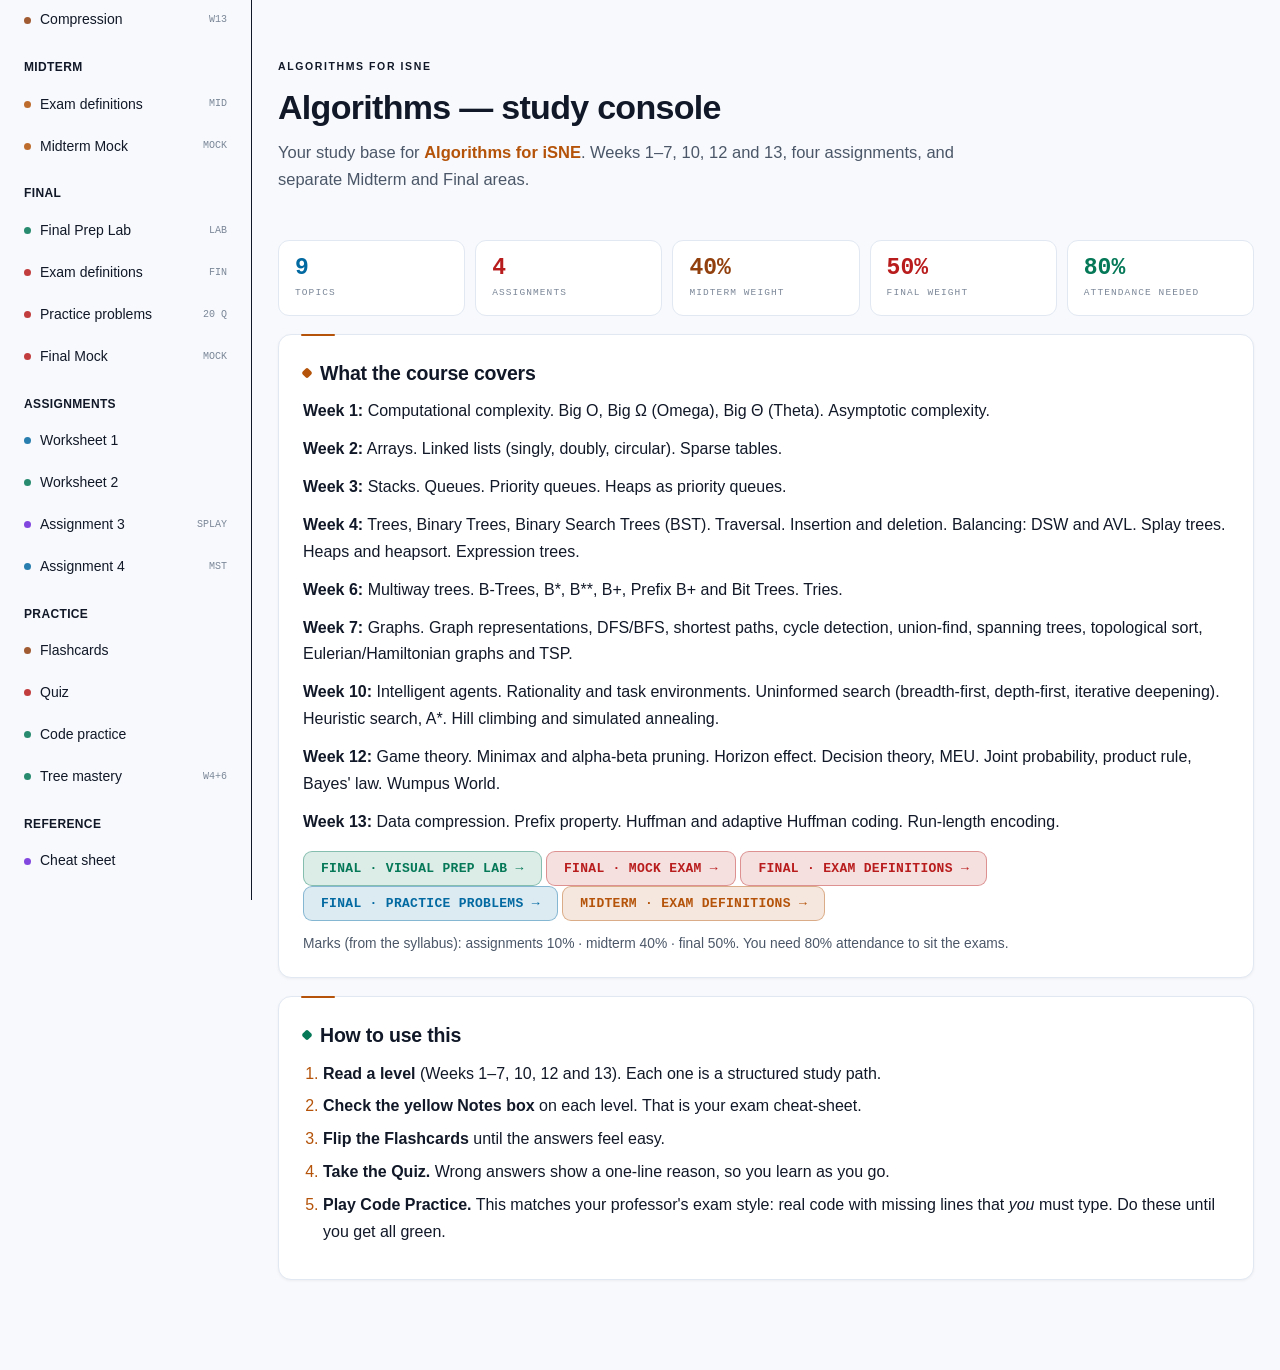
<file: index.v2.html>
<!DOCTYPE html>
<html lang="en" class="dark">
<head>
<meta charset="UTF-8">
<meta name="viewport" content="width=device-width, initial-scale=1.0">
<script src="https://zann208.github.io/study/shared/v2/theme-init.js"></script>
<script>try{if(localStorage.getItem("algoSideHidden")==="1")document.documentElement.classList.add("side-hidden")}catch(e){}</script>
<title>ALGO // Algorithms Console</title>
<meta name="theme-color" content="#0a0d14">
<style>
:root{
  --bg:#0a0d14; --bg2:#0e1220; --panel:#121724; --panel2:#171d2e; --panel3:#1c2438;
  --ink:#e8ecf6; --dim:#96a3bd; --faint:#63718c;
  --am:#f0b429; --am2:#fbbf24; --gr:#34d399; --cy:#38bdf8; --vi:#a78bfa; --rd:#f87171;
  --line:#1e2637; --line2:#2b3550; --tline:#465878;
  --mono:"SF Mono",ui-monospace,"JetBrains Mono",Menlo,Consolas,monospace;
  --sans:-apple-system,BlinkMacSystemFont,"Segoe UI",Roboto,Helvetica,Arial,sans-serif;
  --rail:252px;
}
html:not(.dark){
  --bg:#f7f9fc; --bg2:#eef2f8; --panel:#ffffff; --panel2:#f5f8fc; --panel3:#eef3fa;
  --ink:#111827; --dim:#4b5768; --faint:#7b8798;
  --am:#b45309; --am2:#92400e; --gr:#047857; --cy:#0369a1; --vi:#6d28d9; --rd:#b91c1c;
  --line:#e2e8f2; --line2:#cbd5e4; --tline:#9aa9c0;
}
*{box-sizing:border-box;margin:0;padding:0}
html{background:var(--bg);scroll-behavior:smooth}
body{background:var(--bg);color:var(--ink);font-family:var(--sans);font-size:16px;line-height:1.68;-webkit-font-smoothing:antialiased}
a{color:var(--am);text-decoration:none}
a:hover{text-decoration:underline}
:focus-visible{outline:2px solid var(--am);outline-offset:2px;border-radius:4px}

/* ---------- TOP BAR ---------- */
#top{position:fixed;top:0;left:0;right:0;height:54px;z-index:60;background:color-mix(in srgb,var(--bg) 90%,transparent);
  backdrop-filter:blur(14px);border-bottom:1px solid var(--line);display:flex;align-items:center;gap:12px;padding:0 16px}
.brand{display:flex;align-items:center;gap:10px;flex:0 0 auto}
.bmark{width:28px;height:28px;border-radius:8px;background:linear-gradient(140deg,var(--am),#e07a1f);
  display:flex;align-items:center;justify-content:center;font-family:var(--mono);font-weight:800;font-size:12px;color:#1a1205;flex:0 0 auto}
.btext{line-height:1.15}
.btext b{display:block;font-family:var(--mono);font-size:13px;font-weight:700;letter-spacing:-.2px}
.btext span{display:block;font-family:var(--mono);font-size:9.5px;color:var(--faint);letter-spacing:1px}
#burger{display:none;border:1px solid var(--line);background:var(--panel);color:var(--dim);border-radius:7px;
  padding:6px 10px;font-size:15px;cursor:pointer;font-family:var(--mono)}
.tspace{flex:1}
.tbtn{border:1px solid var(--line);background:var(--panel);color:var(--dim);font-family:var(--mono);font-size:11px;
  font-weight:700;padding:7px 11px;border-radius:7px;cursor:pointer;letter-spacing:.4px;white-space:nowrap;transition:.13s}
.tbtn:hover{color:var(--am);border-color:var(--am)}


.brand{display:flex;align-items:center;gap:9px;border:1px solid transparent;background:none;cursor:pointer;
  padding:4px 8px 4px 5px;border-radius:9px;transition:.13s;font-family:inherit;color:inherit}
.brand:hover{border-color:var(--line2);background:var(--panel)}
.brand:hover .bcaret{color:var(--am)}
.bmark{width:28px;height:28px;border-radius:8px;border:1px solid var(--line2);background:var(--panel2);
  display:flex;align-items:center;justify-content:center;flex:0 0 auto;color:var(--dim)}
.btext{line-height:1.2;text-align:left}
.btext b{display:block;font-family:var(--mono);font-size:12.5px;font-weight:700;letter-spacing:-.2px;color:var(--ink)}
.btext b i{font-style:normal;color:var(--faint);font-weight:600}
.btext span{display:block;font-family:var(--mono);font-size:8px;letter-spacing:1.6px;color:var(--faint);text-transform:uppercase;margin-top:1px}
.btext span em{font-style:normal;color:var(--am);animation:neon 2.2s ease-in-out infinite}
@keyframes neon{0%,68%,100%{text-shadow:none;opacity:.75}76%{text-shadow:0 0 4px var(--am),0 0 11px var(--am);opacity:1}84%{opacity:.9}}
@media (prefers-reduced-motion: reduce){.btext span em{animation:none;opacity:1}}
.bcaret{font-family:var(--mono);font-size:9px;color:var(--faint);transition:.13s}
#csPop{right:auto;left:0}
@media(max-width:620px){.btext{display:none}}

/* ---------- SIDEBAR ---------- */
#side{position:fixed;top:54px;left:0;bottom:0;width:var(--rail);z-index:50;background:var(--bg);
  border-right:1px solid var(--line);padding:16px 10px 30px;overflow-y:auto}
#side::-webkit-scrollbar{width:7px}
#side::-webkit-scrollbar-thumb{background:var(--line2);border-radius:9px}
.navgroup{font-family:var(--mono);font-size:9.5px;letter-spacing:1.3px;text-transform:uppercase;color:var(--faint);
  padding:15px 12px 6px;font-weight:700}
.navgroup:first-child{padding-top:2px}
.navbtn{display:flex;align-items:center;gap:9px;width:100%;text-align:left;border:0;background:none;
  font-family:var(--sans);font-size:14px;color:var(--dim);padding:8px 12px;border-radius:8px;cursor:pointer;transition:.12s}
.navbtn:hover{background:var(--panel2);color:var(--ink)}
.navbtn.on{background:var(--panel2);color:var(--ink);font-weight:600;box-shadow:inset 2px 0 0 var(--am)}
.navbtn .dot{width:7px;height:7px;border-radius:50%;flex:0 0 auto;opacity:.85}
.navbtn .num{font-family:var(--mono);font-size:10px;color:var(--faint);margin-left:auto}
#scrim{position:fixed;inset:0;background:rgba(5,8,14,.6);z-index:45;display:none}
#scrim.show{display:block}

/* ---------- MAIN ---------- */
main{margin-left:var(--rail);padding:54px 0 0}
.wrap{max-width:900px;margin:0 auto;padding:34px 26px 90px}
.page{display:none}
.page.on{display:block;animation:fade .25s ease}
@keyframes fade{from{opacity:0;transform:translateY(4px)}to{opacity:1;transform:none}}

h1{font-size:clamp(25px,3.6vw,34px);font-weight:750;letter-spacing:-.7px;line-height:1.18}
h2{font-size:19.5px;font-weight:700;letter-spacing:-.2px;display:flex;align-items:center;gap:9px;margin-bottom:9px}
h3{font-size:15.5px;font-weight:700;margin:16px 0 6px;color:var(--ink)}
p{margin-bottom:11px}
p:last-child{margin-bottom:0}
ul,ol{margin:8px 0 11px 20px}
li{margin-bottom:6px}
li::marker{color:var(--am)}
b{font-weight:650}
.sub{color:var(--dim);font-size:16.5px;margin-top:9px;max-width:660px}
.small{font-size:13.8px;color:var(--dim)}
.center{text-align:center}
.divider{height:1px;background:var(--line);margin:26px 0;border:0}

/* section badge (was lvlchip) */
.lvlchip{display:inline-flex;align-items:center;gap:7px;font-family:var(--mono);font-size:10px;font-weight:700;
  letter-spacing:1.3px;text-transform:uppercase;color:var(--am);background:color-mix(in srgb,var(--am) 12%,transparent);
  border:1px solid color-mix(in srgb,var(--am) 32%,transparent);border-radius:20px;padding:5px 12px;margin-bottom:14px}
.lvlchip.c-blue{color:var(--cy);background:color-mix(in srgb,var(--cy) 12%,transparent);border-color:color-mix(in srgb,var(--cy) 32%,transparent)}
.lvlchip.c-red{color:var(--rd);background:color-mix(in srgb,var(--rd) 12%,transparent);border-color:color-mix(in srgb,var(--rd) 32%,transparent)}
.lvlchip.c-green{color:var(--gr);background:color-mix(in srgb,var(--gr) 12%,transparent);border-color:color-mix(in srgb,var(--gr) 32%,transparent)}

/* ---------- CARDS ---------- */
.card{background:var(--panel);border:1px solid var(--line);border-radius:13px;padding:22px 24px;margin-top:18px;position:relative}
.card::before{content:"";position:absolute;top:-1px;left:22px;width:34px;height:2px;background:var(--am);border-radius:2px}
html:not(.dark) .card{box-shadow:0 1px 3px rgba(15,23,42,.05)}

/* heading markers (was coloured squares) */
.sq{width:8px;height:8px;border-radius:2px;background:var(--am);flex:0 0 auto;transform:rotate(45deg)}
.sq.s-yel{background:var(--am2)} .sq.s-red{background:var(--rd)}
.sq.s-grn{background:var(--gr)} .sq.s-blue{background:var(--cy)}

/* ---------- CODE ---------- */
.code{background:#070a12;border:1px solid var(--line2);border-radius:10px;padding:26px 15px 14px;margin:12px 0;
  font-family:var(--mono);font-size:12.9px;line-height:1.72;overflow-x:auto;white-space:pre;color:#cfdcf3;position:relative}
html:not(.dark) .code{background:#0d1220;color:#cfdcf3}
.code::before{content:"C++";position:absolute;top:6px;left:13px;font-size:9px;letter-spacing:1.4px;color:#4a5c7a;font-weight:700}
.tok-c{color:#5d7290;font-style:italic}
.tok-s{color:#7fd6a2}
.tok-p{color:#c39bf5}
.tok-k{color:#ffb454}
.tok-t{color:#5cc9f5}
.tok-n{color:#f78c6c}
code{font-family:var(--mono);font-size:.9em;background:var(--panel3);border:1px solid var(--line);
  padding:1.5px 6px;border-radius:5px;color:var(--am)}
.code code{background:none;border:0;padding:0;color:inherit}

/* ---------- TABLES ---------- */
.simple{width:100%;border-collapse:collapse;font-size:14.2px;margin:12px 0}
.simple th{text-align:left;font-family:var(--mono);font-size:10px;letter-spacing:1.1px;text-transform:uppercase;
  color:var(--faint);font-weight:700;padding:9px 11px;border-bottom:1px solid var(--line2)}
.simple td{padding:9px 11px;border-bottom:1px solid var(--line);vertical-align:top}
.simple tr:last-child td{border-bottom:0}
.simple tbody tr:hover,.simple tr:hover{background:var(--panel2)}

/* ---------- CALLOUTS ---------- */
.box{border-radius:10px;padding:13px 16px;margin:13px 0;font-size:14.6px;border:1px solid}
.box b:first-child{display:block;font-family:var(--mono);font-size:10px;letter-spacing:1.2px;text-transform:uppercase;margin-bottom:5px}
.box.notes{background:color-mix(in srgb,var(--cy) 8%,var(--panel));border-color:color-mix(in srgb,var(--cy) 26%,transparent)}
.box.notes b:first-child{color:var(--cy)}
.box.mistakes{background:color-mix(in srgb,var(--rd) 8%,var(--panel));border-color:color-mix(in srgb,var(--rd) 26%,transparent)}
.box.mistakes b:first-child{color:var(--rd)}
.box.idea{background:color-mix(in srgb,var(--gr) 8%,var(--panel));border-color:color-mix(in srgb,var(--gr) 26%,transparent)}
.box.idea b:first-child{color:var(--gr)}
.tag{display:inline-block;font-family:var(--mono);font-size:10px;font-weight:700;letter-spacing:.9px;text-transform:uppercase;
  color:var(--faint);border:1px solid var(--line2);border-radius:5px;padding:2px 7px;margin-right:5px}

/* ---------- HERO + STATS ---------- */
.hero{margin-bottom:6px}
.hero .p1{font-family:var(--mono);font-size:10.5px;letter-spacing:1.6px;text-transform:uppercase;color:var(--am);margin-bottom:11px;font-weight:700}
.hero h1{margin-bottom:12px}
.hero p{color:var(--dim);font-size:16.5px;max-width:680px}
.statrow{display:grid;grid-template-columns:repeat(auto-fit,minmax(132px,1fr));gap:10px;margin-top:22px}
.stat{background:var(--panel);border:1px solid var(--line);border-radius:11px;padding:14px 16px}
.stat .n{font-family:var(--mono);font-size:23px;font-weight:800;color:var(--am);line-height:1.15}
.stat .l{font-family:var(--mono);font-size:9.5px;letter-spacing:1.1px;text-transform:uppercase;color:var(--faint);margin-top:3px}
.stat.s-blue .n{color:var(--cy)} .stat.s-red .n{color:var(--rd)}
.stat.s-yel .n{color:var(--am2)} .stat.s-grn .n{color:var(--gr)}

/* ---------- CHIPS / BUTTONS ---------- */
.chiprow{display:flex;gap:7px;flex-wrap:wrap;margin:16px 0 6px}
.chip{border:1px solid var(--line);background:var(--panel);color:var(--dim);font-family:var(--mono);font-size:11.5px;
  font-weight:700;padding:6px 13px;border-radius:20px;cursor:pointer;letter-spacing:.4px;transition:.13s}
.chip:hover{border-color:var(--am);color:var(--am)}
.chip.on{background:var(--am);border-color:var(--am);color:#181206}
.btnrow{display:flex;gap:9px;flex-wrap:wrap;margin-top:15px}
.btn{border:1px solid var(--line2);background:var(--panel2);color:var(--ink);font-family:var(--mono);font-size:13px;
  font-weight:700;padding:9px 17px;border-radius:9px;cursor:pointer;transition:.13s;letter-spacing:.3px}
.btn:hover{border-color:var(--am);color:var(--am)}
.btn.b-blue{background:color-mix(in srgb,var(--cy) 14%,var(--panel));color:var(--cy);border-color:color-mix(in srgb,var(--cy) 40%,transparent)}
.btn.b-yel{background:color-mix(in srgb,var(--am) 14%,var(--panel));color:var(--am);border-color:color-mix(in srgb,var(--am) 40%,transparent)}
.btn.b-grn{background:color-mix(in srgb,var(--gr) 14%,var(--panel));color:var(--gr);border-color:color-mix(in srgb,var(--gr) 40%,transparent)}
.btn.b-red{background:color-mix(in srgb,var(--rd) 14%,var(--panel));color:var(--rd);border-color:color-mix(in srgb,var(--rd) 40%,transparent)}

/* ---------- FLASHCARDS ---------- */
.fc-stage{margin-top:18px}
.fc{perspective:1400px;cursor:pointer;min-height:250px}
.fc-in{position:relative;width:100%;min-height:250px;transform-style:preserve-3d;transition:transform .5s cubic-bezier(.4,.2,.2,1)}
.fc.flip .fc-in{transform:rotateX(180deg)}
.fc-face{position:absolute;inset:0;backface-visibility:hidden;background:var(--panel);border:1px solid var(--line2);
  border-radius:13px;display:flex;align-items:center;justify-content:center;padding:44px 32px;text-align:center;
  font-size:18.5px;line-height:1.6;font-weight:600}
.fc-back{transform:rotateX(180deg);background:var(--panel2);border-color:color-mix(in srgb,var(--am) 45%,transparent)}
.fc-back{font-size:16.5px;font-weight:500}
.fc-face .side{position:absolute;top:13px;left:17px;font-family:var(--mono);font-size:10px;font-weight:800;
  letter-spacing:1.4px;color:var(--faint)}
.fc-back .side{color:var(--am)}
.fc-face .wk{position:absolute;top:13px;right:17px;font-family:var(--mono);font-size:10px;color:var(--am);
  background:color-mix(in srgb,var(--am) 12%,transparent);border-radius:5px;padding:2px 8px}
.fc-hint{text-align:center;font-family:var(--mono);font-size:11px;color:var(--faint);margin-top:12px;letter-spacing:.5px}
.fc-count{text-align:center;font-family:var(--mono);font-size:12.5px;color:var(--dim);margin-top:5px}

/* ---------- QUIZ ---------- */
.q-top{display:flex;justify-content:space-between;align-items:center;margin-bottom:14px;
  font-family:var(--mono);font-size:11.5px;color:var(--faint);letter-spacing:.5px}
.q-score{color:var(--am);font-weight:700}
.q-text{font-size:17.5px;font-weight:650;line-height:1.55;margin-bottom:14px}
.opt{display:block;width:100%;text-align:left;border:1px solid var(--line);background:var(--panel2);color:var(--ink);
  border-radius:10px;padding:12px 16px;margin-bottom:9px;font-family:var(--sans);font-size:15px;cursor:pointer;transition:.13s}
.opt:hover:not(:disabled){border-color:var(--am);transform:translateX(2px)}
.opt:disabled{cursor:default}
.opt.is-right{border-color:var(--gr);background:color-mix(in srgb,var(--gr) 13%,var(--panel));color:var(--gr);font-weight:650}
.opt.is-wrong{border-color:var(--rd);background:color-mix(in srgb,var(--rd) 12%,var(--panel));color:var(--rd);font-weight:650}
.q-why{margin-top:13px;background:var(--panel2);border-left:2px solid var(--am);border-radius:0 9px 9px 0;
  padding:12px 15px;font-size:14.6px;line-height:1.62}
.q-end{text-align:center;padding:14px 0}
.bigscore{font-family:var(--mono);font-size:38px;font-weight:800;color:var(--am);line-height:1.1}
.verdict{font-family:var(--mono);font-size:12px;letter-spacing:1.2px;text-transform:uppercase;color:var(--dim);margin-top:7px}

/* ---------- CODE PRACTICE ---------- */
.pr-head{display:flex;align-items:center;gap:10px;flex-wrap:wrap;margin-bottom:11px}
.pill{font-family:var(--mono);font-size:10px;font-weight:700;letter-spacing:.9px;text-transform:uppercase;
  border:1px solid var(--line2);border-radius:5px;padding:3px 8px;color:var(--faint)}
.pill.easy{color:var(--gr);border-color:color-mix(in srgb,var(--gr) 40%,transparent)}
.pill.med{color:var(--am);border-color:color-mix(in srgb,var(--am) 40%,transparent)}
.pill.hard{color:var(--rd);border-color:color-mix(in srgb,var(--rd) 40%,transparent)}
.blank{display:inline-block;min-width:74px;background:var(--panel3);border:1px solid var(--line2);border-bottom:2px solid var(--am);
  border-radius:5px;color:var(--ink);font-family:var(--mono);font-size:12.6px;padding:2px 7px;margin:0 2px;text-align:center}
.blank:focus{outline:none;border-color:var(--am);background:var(--panel)}
.blank.ok{border-color:var(--gr);border-bottom-color:var(--gr);color:var(--gr);background:color-mix(in srgb,var(--gr) 12%,transparent)}
.blank.bad{border-color:var(--rd);border-bottom-color:var(--rd);color:var(--rd);background:color-mix(in srgb,var(--rd) 12%,transparent)}
.pr-result{margin-top:13px;font-family:var(--mono);font-size:13px;font-weight:700;padding:11px 15px;border-radius:9px;letter-spacing:.3px}
.pr-result.ok{background:color-mix(in srgb,var(--gr) 13%,var(--panel));color:var(--gr)}
.pr-result.bad{background:color-mix(in srgb,var(--rd) 12%,var(--panel));color:var(--rd)}
.msg{font-size:14px;margin-top:8px;color:var(--dim)}
.key{font-family:var(--mono);font-size:12.6px;color:var(--gr)}
.lbl{font-family:var(--mono);font-size:10px;letter-spacing:1.1px;text-transform:uppercase;color:var(--faint);margin-bottom:5px;display:block}
.cl{color:var(--dim)}
.tl{font-weight:650}

/* ---------- TREE DIAGRAMS ---------- */
.treebox{background:var(--panel2);border:1px solid var(--line);border-radius:11px;padding:16px;margin:13px 0;overflow-x:auto}
.tcap{font-family:var(--mono);font-size:10.5px;letter-spacing:1px;text-transform:uppercase;color:var(--faint);margin-bottom:9px}
.treebox svg{display:block;overflow:visible}
.tln{stroke:var(--tline);stroke-width:1.7;stroke-linecap:round;fill:none}
.tc{fill:var(--panel);stroke:var(--line2);stroke-width:1.7}
.tc-hl{fill:color-mix(in srgb,var(--am) 24%,var(--panel));stroke:var(--am);stroke-width:1.9}
.tc-bad{fill:color-mix(in srgb,var(--rd) 20%,var(--panel));stroke:var(--rd);stroke-width:1.9}
.tt{fill:var(--ink);font-family:var(--mono);font-size:12px}
.tt-onhl{fill:var(--am);font-family:var(--mono);font-size:12px;font-weight:700}
.tb{fill:var(--dim);stroke:none;font-family:var(--mono);font-weight:600}
.btreebox{background:var(--panel2);border:1px solid var(--line);border-radius:11px;padding:16px;margin:13px 0;overflow-x:auto}
.btreebox svg{display:block;overflow:visible}
.btl{stroke:var(--tline);stroke-width:1.7;stroke-linecap:round;fill:none}
.btn{fill:var(--panel);stroke:var(--line2);stroke-width:1.7}
.btn-hl{fill:color-mix(in srgb,var(--am) 20%,var(--panel));stroke:var(--am);stroke-width:1.9}
.btn-of{fill:color-mix(in srgb,var(--rd) 18%,var(--panel));stroke:var(--rd);stroke-width:1.9}
.btn-lf{fill:color-mix(in srgb,var(--cy) 14%,var(--panel));stroke:var(--cy)}
.btd{stroke:var(--line2);stroke-width:1}
.btt{fill:var(--ink);font-family:var(--mono);font-weight:600}
.tb-bad{fill:var(--rd);stroke:none;font-family:var(--mono);font-weight:700}

/* ---------- MINI GRID ---------- */
.minigrid{display:grid;grid-template-columns:repeat(auto-fit,minmax(150px,1fr));gap:9px;margin-top:13px}
.mini{background:var(--panel2);border:1px solid var(--line);border-radius:10px;padding:12px 14px}
.mini .mnum{font-family:var(--mono);font-size:17px;font-weight:800;color:var(--am)}
.mini .l{font-size:13px;color:var(--dim);margin-top:2px}

/* ---------- COURSE SWITCHER ---------- */
#csWrap{position:relative;flex:0 0 auto}
#csPop{position:absolute;top:calc(100% + 9px);right:0;width:min(92vw,330px);background:var(--panel);
  border:1px solid var(--line2);border-radius:13px;padding:8px;z-index:200;display:none;box-shadow:0 22px 55px rgba(0,0,0,.5)}
html:not(.dark) #csPop{box-shadow:0 22px 55px rgba(15,23,42,.16)}
#csPop.on{display:block}
.cshd{font-family:var(--mono);font-size:9.5px;letter-spacing:1.3px;text-transform:uppercase;color:var(--faint);
  padding:6px 10px 8px;display:flex;justify-content:space-between}
.csi{display:flex;align-items:center;gap:11px;border:1px solid transparent;border-radius:10px;padding:10px 11px;
  cursor:pointer;text-decoration:none;color:var(--ink);transition:.13s}
.csi:hover{background:var(--panel2);border-color:var(--line2);text-decoration:none}
.csi.cur{background:var(--panel2);border-color:color-mix(in srgb,var(--am) 45%,transparent)}
.csmk{width:32px;height:32px;border-radius:9px;display:flex;align-items:center;justify-content:center;flex:0 0 auto;
  font-family:var(--mono);font-weight:800;font-size:10.5px;border:1px solid}

.csmk.c0{background:color-mix(in srgb,var(--gr) 14%,transparent);border-color:var(--gr);color:var(--gr)}
.csi.hub{border-bottom:1px solid var(--line);border-radius:10px 10px 0 0;margin-bottom:4px;padding-bottom:12px}
.csmk.c1{background:color-mix(in srgb,var(--cy) 14%,transparent);border-color:var(--cy);color:var(--cy)}
.csmk.c2{background:color-mix(in srgb,var(--vi) 14%,transparent);border-color:var(--vi);color:var(--vi)}
.csmk.c3{background:color-mix(in srgb,var(--am) 14%,transparent);border-color:var(--am);color:var(--am)}.csmk.c4{color:#a78bfa;border-color:#a78bfa}.csmk.c5{color:#34d399;border-color:#34d399}
.cstx{flex:1;min-width:0}
.cstx b{display:block;font-size:13.6px;font-weight:650;white-space:nowrap;overflow:hidden;text-overflow:ellipsis}
.cstx span{display:block;font-family:var(--mono);font-size:10px;color:var(--faint);margin-top:2px}
.csnow{font-family:var(--mono);font-size:8.5px;letter-spacing:1px;color:var(--am);border:1px solid var(--am);
  border-radius:4px;padding:2px 5px;flex:0 0 auto}
.cssoon{font-family:var(--mono);font-size:8.5px;letter-spacing:1px;color:var(--faint);border:1px solid var(--line2);
  border-radius:4px;padding:2px 5px;flex:0 0 auto}
.csft{border-top:1px solid var(--line);margin-top:6px;padding:9px 11px 3px;display:flex;justify-content:space-between;
  font-family:var(--mono);font-size:10px;color:var(--faint)}
.csft a{color:var(--faint)}
.csft a:hover{color:var(--am)}

/* ---------- SIDEBAR HIDE / SHOW (desktop) ---------- */
.navgroup-top{display:flex;align-items:center;justify-content:space-between;gap:8px}
#sideHide{border:1px solid var(--line2);background:transparent;color:var(--faint);border-radius:6px;padding:3px 8px;
  font:700 10px/1.5 var(--mono);letter-spacing:.7px;text-transform:uppercase;cursor:pointer;transition:.13s}
#sideHide:hover{color:var(--am);border-color:var(--am)}
#sideShow{position:fixed;z-index:52;left:0;top:calc(var(--sc-header-h,54px) + 4px);width:18px;height:36px;display:none;
  align-items:center;justify-content:center;padding:0;border:1px solid var(--line2);border-left:0;border-radius:0 8px 8px 0;
  background:var(--panel);color:var(--dim);font:700 14px/1 var(--mono);cursor:pointer;transition:width .13s,color .13s,border-color .13s}
#sideShow:hover{color:var(--am);border-color:var(--am);width:24px}
#side{transition:transform .22s ease,visibility .22s}
main{transition:margin-left .22s ease}
@media(min-width:961px){
  html.side-hidden{--rail:0px}
  html.side-hidden #side{width:252px;transform:translateX(-100%);visibility:hidden}
  html.side-hidden #sideShow{display:flex}
}
@media(prefers-reduced-motion:reduce){#side,main{transition:none}}

/* ---------- WEEK 12: WUMPUS GRID ---------- */
.wgrid{display:grid;grid-template-columns:repeat(4,1fr);gap:4px;max-width:460px;margin:13px 0 6px}
.wgrid>div{min-height:72px;background:var(--panel2);border:1px solid var(--line);border-radius:8px;padding:6px 4px;
  display:flex;flex-direction:column;align-items:center;justify-content:center;gap:1px;
  font-family:var(--mono);font-size:11px;font-weight:700;text-align:center;color:var(--ink)}
.wgrid span{display:block;font-weight:600;font-size:10.5px}
.w-s{color:var(--rd)} .w-b{color:var(--cy)} .w-g{color:var(--am)}
.wgrid .w-pit{background:var(--ink);border-color:var(--ink);color:var(--bg)}
.wgrid .w-wump{border-color:var(--rd);color:var(--rd)}
.wgrid .w-gold{border-color:var(--am);color:var(--am)}
.wgrid .w-start{border-style:dashed;border-color:var(--gr);color:var(--gr)}

/* ---------- FINAL PRACTICE + REVEALS ---------- */
.fp details{margin-top:12px;border-top:1px solid var(--line);padding-top:11px}
.fp summary,.simple summary{cursor:pointer;width:max-content;font-family:var(--mono);font-size:11.5px;font-weight:700;
  letter-spacing:.6px;text-transform:uppercase;color:var(--gr)}
.fp details[open]>summary{margin-bottom:10px}
.fp-data{font-family:var(--mono);font-size:13.5px;background:var(--panel2);border:1px solid var(--line);border-radius:8px;padding:9px 12px}

/* ---------- RESPONSIVE ---------- */
@media(max-width:960px){
  :root{--rail:0px}
  #burger{display:block}
  #sideHide{display:none}
  #side{transform:translateX(-100%);transition:transform .25s;width:262px;box-shadow:0 0 40px rgba(0,0,0,.4)}
  #side.open{transform:none}
  main{margin-left:0}
  .wrap{padding:26px 18px 80px}
  .btext span{display:none}
}
@media(max-width:520px){
  .fc-face{padding:34px 20px;font-size:16.5px}
  .code{font-size:12px}
}
@media print{
  #top,#side,#sideShow,#scrim,.chiprow,.btnrow{display:none!important}
  main{margin:0}.page{display:block!important}
  body{background:#fff;color:#000}
}
/* Burmese layer */
html.my body{font-family:"Noto Sans Myanmar","Myanmar Text","Padauk",-apple-system,BlinkMacSystemFont,"Segoe UI",Roboto,sans-serif;line-height:1.95}
html.my h1,html.my h2,html.my h3,html.my h4{line-height:1.6}
html.my td,html.my th,html.my li,html.my .box,html.my .answer,html.my .memory{line-height:1.85}
html.my code,html.my pre,html.my kbd,html.my .num{font-family:var(--mono)}
#langbtn b,.sc-lang b{color:var(--cy)}
.sc-shell-button.sc-lang{width:auto;min-width:0;padding:0 10px;font:700 11px var(--mono,ui-monospace,monospace);letter-spacing:.5px;white-space:nowrap}
</style>
<link rel="stylesheet" href="https://zann208.github.io/study/shared/v2/study-system.css?v=20260911-width1">
<link rel="stylesheet" href="https://zann208.github.io/study/shared/v2/legacy-console.css">
<link rel="stylesheet" href="./study-console-adapter.css">
<link rel="stylesheet" href="https://zann208.github.io/study/shared/v2/reading.css?v=20260910-layout2">
</head>
<body data-study-console="algo" data-console-id="algo" data-console-name="Algorithms & Data Structures">

<header id="top">
  <button id="burger" onclick="toggleSide()" aria-label="Menu">☰</button>
  <div id="csWrap">
    <button class="brand" id="logoBtn" title="Switch course" aria-haspopup="true" aria-expanded="false">
      <span class="bmark"><svg width="15" height="15" viewBox="0 0 16 16" aria-hidden="true">
      <line x1="8" y1="3.4" x2="4.2" y2="8.6" stroke="currentColor" stroke-width="1.1" opacity=".5"/>
      <line x1="8" y1="3.4" x2="11.8" y2="8.6" stroke="currentColor" stroke-width="1.1" opacity=".5"/>
      <line x1="4.2" y1="8.6" x2="2.6" y2="13" stroke="currentColor" stroke-width="1.1" opacity=".35"/>
      <line x1="4.2" y1="8.6" x2="6.4" y2="13" stroke="currentColor" stroke-width="1.1" opacity=".35"/>
      <circle cx="8" cy="3.4" r="2" fill="#f0b429"/><circle cx="4.2" cy="8.6" r="1.6" fill="#34d399"/>
      <circle cx="11.8" cy="8.6" r="1.6" fill="#38bdf8"/><circle cx="2.6" cy="13" r="1.2" fill="#63718c"/>
      <circle cx="6.4" cy="13" r="1.2" fill="#63718c"/></svg></span>
      <span class="btext"><b>ALGO<i>://STUDY</i></b><span>study console</span></span>
      <span class="bcaret">▾</span>
    </button>
    <div id="csPop" role="menu">
      <div class="cshd"><span>Semester consoles</span><span>5</span></div>
      <a class="csi hub" href="https://zann208.github.io/study/" role="menuitem">
        <span class="csmk c0">ALL</span>
        <span class="cstx"><b>All courses</b><span>semester overview</span></span>
        <span class="cssoon">HOME ↗</span></a>
      <a class="csi" href="https://zann208.github.io/netdes/" role="menuitem">
        <span class="csmk c1">NET</span>
        <span class="cstx"><b>Network Design</b><span>Switching &amp; routing</span></span>
        <span class="cssoon">OPEN ↗</span></a>
      <a class="csi" href="https://zann208.github.io/wnet/" role="menuitem">
        <span class="csmk c2">WLN</span>
        <span class="cstx"><b>Wireless Networks</b><span>Wireless engineering</span></span>
        <span class="cssoon">OPEN ↗</span></a>
      <a class="csi cur" href="#" id="csSelf" role="menuitem">
        <span class="csmk c3">ALG</span>
        <span class="cstx"><b>Algorithms for iSNE</b><span>Algorithms &amp; data structures</span></span>
        <span class="csnow">HERE</span></a>
      <a class="csi" href="https://zann208.github.io/privacy/" role="menuitem">
        <span class="csmk c4">PRV</span>
        <span class="cstx"><b>Privacy Technologies</b><span>Privacy &amp; security</span></span>
        <span class="cssoon">OPEN &#8599;</span></a>
      <a class="csi" href="https://zann208.github.io/os/" role="menuitem">
        <span class="csmk c5">OS</span>
        <span class="cstx"><b>Operating Systems</b><span>Systems &amp; scheduling</span></span>
        <span class="cssoon">OPEN &#8599;</span></a>
      <div class="csft"><span>SEM 1 · 2026</span><a href="https://zann208.github.io" target="_blank" rel="noopener">portfolio ↗</a></div>
    </div>
  </div>
  <div class="tspace"></div>
  <button class="tbtn" id="langbtn" type="button" onclick="algoLang()" title="Language / ဘာသာစကား"><b>EN</b>/MY</button>
  <button class="tbtn" id="themebtn2" onclick="toggleTheme()" title="Theme">◐</button>
</header>

<div id="scrim" onclick="toggleSide()"></div>

<nav id="side">
  <div class="navgroup navgroup-top">Overview<button id="sideHide" type="button" onclick="setSideHidden(true)" aria-controls="side" title="Hide sidebar ( [ )">‹ Hide</button></div>
  <button class="navbtn on" data-page="home" onclick="go('home')"><span class="dot" style="background:var(--am)"></span><span data-my="သင်တန်း ပင်မ">Course home</span></button>

  <div class="navgroup">Topics</div>
  <button class="navbtn" data-page="week1" onclick="go('week1')"><span class="dot" style="background:var(--cy)"></span>Complexity<span class="num">W1</span></button>
  <button class="navbtn" data-page="week2" onclick="go('week2')"><span class="dot" style="background:var(--rd)"></span>Arrays &amp; lists<span class="num">W2</span></button>
  <button class="navbtn" data-page="week3" onclick="go('week3')"><span class="dot" style="background:var(--am2)"></span>Stacks &amp; queues<span class="num">W3</span></button>
  <button class="navbtn" data-page="week4" onclick="go('week4')"><span class="dot" style="background:var(--gr)"></span>Trees &amp; heaps<span class="num">W4</span></button>
  <button class="navbtn" data-page="week6" onclick="go('week6')"><span class="dot" style="background:var(--vi)"></span>B-Trees &amp; Tries<span class="num">W6</span></button>
  <button class="navbtn" data-page="week7" onclick="go('week7')"><span class="dot" style="background:var(--cy)"></span><span data-my="ဂရပ်">Graphs</span><span class="num">W7</span></button>
  <button class="navbtn" data-page="week10" onclick="go('week10')"><span class="dot" style="background:var(--gr)"></span><span data-my="Agent နှင့် search">Agents &amp; search</span><span class="num">W10</span></button>
  <button class="navbtn" data-page="week12" onclick="go('week12')"><span class="dot" style="background:var(--rd)"></span><span data-my="ဂိမ်းနှင့် ဖြစ်နိုင်ခြေ">Games &amp; probability</span><span class="num">W12</span></button>
  <button class="navbtn" data-page="week13" onclick="go('week13')"><span class="dot" style="background:var(--am2)"></span><span data-my="Data ချုံ့ခြင်း">Compression</span><span class="num">W13</span></button>

  <div class="navgroup">Midterm</div>
  <button class="navbtn" data-page="midterm" onclick="go('midterm')"><span class="dot" style="background:var(--am)"></span>Exam definitions<span class="num">MID</span></button>
  <a class="navbtn" href="midterm-mock.html"><span class="dot" style="background:var(--am)"></span>Midterm Mock<span class="num">MOCK</span></a>

  <div class="navgroup">Final</div>
  <button class="navbtn" data-page="finalprep" onclick="go('finalprep')"><span class="dot" style="background:var(--gr)"></span><span data-my="Final Prep Lab">Final Prep Lab</span><span class="num">LAB</span></button>
  <button class="navbtn" data-page="final" onclick="go('final')"><span class="dot" style="background:var(--rd)"></span><span data-my="စာမေးပွဲ အဓိပ္ပာယ်များ">Exam definitions</span><span class="num">FIN</span></button>
  <button class="navbtn" data-page="finalprac" onclick="go('finalprac')"><span class="dot" style="background:var(--rd)"></span><span data-my="လေ့ကျင့်ရန် ပုစ္ဆာများ">Practice problems</span><span class="num">20 Q</span></button>
  <button class="navbtn" data-page="finalmock" onclick="go('finalmock')"><span class="dot" style="background:var(--rd)"></span><span data-my="Final Mock">Final Mock</span><span class="num">MOCK</span></button>

  <div class="navgroup">Assignments</div>
  <button class="navbtn" data-page="a1" onclick="go('a1')"><span class="dot" style="background:var(--cy)"></span>Worksheet 1</button>
  <button class="navbtn" data-page="a2" onclick="go('a2')"><span class="dot" style="background:var(--gr)"></span>Worksheet 2</button>
  <button class="navbtn" data-page="a4" onclick="go('a4')"><span class="dot" style="background:var(--cy)"></span>Assignment 4<span class="num">MST</span></button>

  <div class="navgroup">Practice</div>
  <button class="navbtn" data-page="cards" onclick="go('cards')"><span class="dot" style="background:var(--am2)"></span><span data-my="Flashcard များ">Flashcards</span></button>
  <button class="navbtn" data-page="quiz" onclick="go('quiz')"><span class="dot" style="background:var(--rd)"></span><span data-my="Quiz">Quiz</span></button>
  <button class="navbtn" data-page="practice" onclick="go('practice')"><span class="dot" style="background:var(--gr)"></span>Code practice</button>

  <div class="navgroup">Reference</div>
  <button class="navbtn" data-page="cheat" onclick="go('cheat')"><span class="dot" style="background:var(--vi)"></span><span data-my="Cheat sheet">Cheat sheet</span></button>
</nav>
<button id="sideShow" type="button" onclick="setSideHidden(false)" aria-controls="side" aria-label="Show sidebar" title="Show sidebar ( [ )">›</button>

<main><div class="wrap">

<!-- ===== HOME ===== -->
<section class="page on" id="page-home">
<div class="hero">
    <div class="p1" data-i18n="home.001">Algorithms for iSNE</div>
    <h1 data-i18n="home.002">Algorithms — study console</h1>
    <p data-i18n="home.003">Your study base for <b style="color:var(--am)">Algorithms for iSNE</b>.
    Weeks 1–7, 10, 12 and 13, four assignments, and separate Midterm and Final areas.</p>
  </div>

  <div class="statrow">
    <div class="stat s-blue"><div class="n">9</div><div class="l" data-i18n="home.004">Topics</div></div>
    <div class="stat s-red"><div class="n">4</div><div class="l" data-i18n="home.005">Assignments</div></div>
    <div class="stat s-yel"><div class="n">40%</div><div class="l" data-i18n="home.006">Midterm weight</div></div>
    <div class="stat s-red"><div class="n">50%</div><div class="l" data-i18n="home.007">Final weight</div></div>
    <div class="stat s-grn"><div class="n">80%</div><div class="l" data-i18n="home.008">Attendance needed</div></div>
  </div>

  <div class="card">
    <h2 data-i18n="home.009"><span class="sq"></span>What the course covers</h2>
    <p data-i18n="home.010"><b>Week 1:</b> Computational complexity. Big O, Big Ω (Omega), Big Θ (Theta). Asymptotic complexity.</p>
    <p data-i18n="home.011"><b>Week 2:</b> Arrays. Linked lists (singly, doubly, circular). Sparse tables.</p>
    <p data-i18n="home.012"><b>Week 3:</b> Stacks. Queues. Priority queues. Heaps as priority queues.</p>
    <p data-i18n="home.013"><b>Week 4:</b> Trees, Binary Trees, Binary Search Trees (BST). Traversal. Insertion and deletion. Balancing: DSW and AVL. Splay trees. Heaps and heapsort. Expression trees.</p>
    <p data-i18n="home.014"><b>Week 6:</b> Multiway trees. B-Trees, B*, B**, B+, Prefix B+ and Bit Trees. Tries.</p>
    <p data-i18n="home.015"><b>Week 7:</b> Graphs. Graph representations, DFS/BFS, shortest paths, cycle detection, union-find, spanning trees, topological sort, Eulerian/Hamiltonian graphs and TSP.</p>
    <p data-i18n="home.016"><b>Week 10:</b> Intelligent agents. Rationality and task environments. Uninformed search (breadth-first, depth-first, iterative deepening). Heuristic search, A*. Hill climbing and simulated annealing.</p>
    <p data-i18n="home.017"><b>Week 12:</b> Game theory. Minimax and alpha-beta pruning. Horizon effect. Decision theory, MEU. Joint probability, product rule, Bayes' law. Wumpus World.</p>
    <p data-i18n="home.018"><b>Week 13:</b> Data compression. Prefix property. Huffman and adaptive Huffman coding. Run-length encoding.</p>
    <p style="margin-top:15px"><button class="btn b-grn" onclick="go('finalprep')">FINAL · VISUAL PREP LAB →</button> <button class="btn b-red" onclick="go('finalmock')" data-i18n="home.019">FINAL · MOCK EXAM →</button> <button class="btn b-red" onclick="go('final')" data-i18n="home.020">FINAL · EXAM DEFINITIONS →</button> <button class="btn b-blue" onclick="go('finalprac')" data-i18n="home.021">FINAL · PRACTICE PROBLEMS →</button> <button class="btn b-yel" onclick="go('midterm')" data-i18n="home.022">MIDTERM · EXAM DEFINITIONS →</button></p>
    <p class="small" data-i18n="home.023">Marks (from the syllabus): assignments 10% · midterm 40% · final 50%. You need 80% attendance to sit the exams.</p>
  </div>

  <div class="card">
    <h2 data-i18n="home.024"><span class="sq s-grn"></span>How to use this</h2>
    <ol>
      <li data-i18n="home.025"><b>Read a level</b> (Weeks 1–7, 10, 12 and 13). Each one is a structured study path.</li>
      <li data-i18n="home.026"><b>Check the yellow Notes box</b> on each level. That is your exam cheat-sheet.</li>
      <li data-i18n="home.027"><b>Flip the Flashcards</b> until the answers feel easy.</li>
      <li data-i18n="home.028"><b>Take the Quiz.</b> Wrong answers show a one-line reason, so you learn as you go.</li>
      <li data-i18n="home.029"><b>Play Code Practice.</b> This matches your professor's exam style: real code with missing lines that <i>you</i> must type. Do these until you get all green.</li>
    </ol>
  </div>

</section>

<!-- ===== WEEK1 ===== -->
<section class="page" id="page-week1">
<div class="lvlchip c-blue">Week 1</div>
  <h1>Complexity Analysis</h1>
  <p class="sub">One big question this week: <b>how do we measure if an algorithm is good?</b></p>

  <div class="card">
    <h2><span class="sq"></span>What is computational complexity?</h2>
    <p><b>What it is:</b> a measure of how much <b>effort</b> an algorithm needs — how much it <b>costs</b> to run.</p>
    <p><b>Why we use it:</b> many algorithms can solve the same problem. We want to pick the cheapest one.</p>
    <p><b>The two costs:</b></p>
    <ul>
      <li><b>Time</b> — how long it takes. <b>This is the most significant one for us.</b></li>
      <li><b>Space</b> — how much memory it uses.</li>
    </ul>
  </div>

  <div class="card">
    <h2><span class="sq s-red"></span>Why not just time it in seconds?</h2>
    <p>Because real time is <b>unfair</b>. It depends on things that have nothing to do with the algorithm:</p>
    <ul>
      <li><b>The machine</b> — the same program runs faster on a home PC than on the lab PCs.</li>
      <li><b>The language</b> — a compiled C++ program is much faster than the same program in Basic.</li>
    </ul>
    <p>So to compare in real time, everything would have to run on the <b>same machine</b>. Instead, we use <b>logical units</b>: we describe the relationship between</p>
    <ul>
      <li><b>n</b> = the size of the data (the file), and</li>
      <li><b>t</b> = the time taken to process it.</li>
    </ul>
  </div>

  <div class="card">
    <h2><span class="sq s-yel"></span>Time / size relationships</h2>
    <h3>Linear: t = c·n</h3>
    <p>Time grows at the same rate as the data. If the data <b>doubles</b>, the time <b>doubles</b> too.</p>
    <p class="small">Tiny example: if 10 items take 10 steps, then 20 items take 20 steps.</p>
    <h3>Logarithmic: t = log₂ n</h3>
    <p>Doubling the data adds just <b>one</b> time unit. This is very fast.</p>
    <p class="small">Tiny example: log₂ 8 = 3 steps. Double the data to 16 → log₂ 16 = 4 steps. Twice the data, only +1 step.</p>
  </div>

  <div class="card">
    <h2><span class="sq s-grn"></span>Asymptotic complexity</h2>
    <p><b>What it is:</b> real cost formulas are messy. We only care what happens when <b>n gets large</b>. So we <b>drop every term that stops mattering</b>. What is left is the asymptotic complexity.</p>
    <p><b>The slide example:</b></p>
    <p class="center" style="font-size:20px"><b>F(n) = n² + 100n + log₁₀n + 1000</b></p>
    <table class="simple">
      <tr><th>n</th><th>F(n)</th><th>n² part</th><th>100n part</th><th>1000 part</th></tr>
      <tr><td>1</td><td>1,101</td><td>1 <span class="small">(0.1%)</span></td><td>100 <span class="small">(9.1%)</span></td><td><b>1,000 (90.8%)</b></td></tr>
      <tr><td>10</td><td>2,101</td><td>100 <span class="small">(4.8%)</span></td><td><b>1,000 (47.6%)</b></td><td><b>1,000 (47.6%)</b></td></tr>
      <tr><td>100</td><td>21,002</td><td><b>10,000 (47.6%)</b></td><td><b>10,000 (47.6%)</b></td><td>1,000 <span class="small">(4.8%)</span></td></tr>
      <tr><td>1,000</td><td>1,101,003</td><td><b>1,000,000 (90.8%)</b></td><td>100,000 <span class="small">(9.1%)</span></td><td>1,000 <span class="small">(0.09%)</span></td></tr>
      <tr><td>100,000</td><td>10,010,001,005</td><td><b>10,000,000,000 (99.9%)</b></td><td>10,000,000 <span class="small">(0.1%)</span></td><td>1,000 <span class="small">(~0%)</span></td></tr>
    </table>
    <p>Look at the pattern: for <b>small n</b> the constant 1000 is the biggest part (90.8%!). But as n grows, <b>n² takes over</b> — at n = 100,000 it is 99.9% of the whole value. So for large n, only n² matters:</p>
    <p class="center" style="font-size:20px"><b>F(n) ≈ n² &nbsp;→&nbsp; O(n²)</b></p>
  </div>

  <div class="card">
    <h2><span class="sq"></span>Big O, Big Ω, Big Θ</h2>
    <p>Three symbols for describing growth. They <b>simplify complexity equations</b>:</p>
    <ul>
      <li><b>Big O (Big Oh)</b> — an <b>upper bound</b>. "It grows <b>no faster</b> than this." The one we use most.</li>
      <li><b>Big Ω (Big Omega)</b> — a <b>lower bound</b>. "It grows <b>at least</b> this fast."</li>
      <li><b>Big Θ (Big Theta)</b> — a <b>tight bound</b>. Upper and lower at the same time: "it grows <b>exactly</b> like this."</li>
    </ul>
    <h3>How to simplify</h3>
    <ul>
      <li>Drop constant factors: O(2n) → <b>O(n)</b>. O(½n²) → <b>O(n²)</b>.</li>
      <li>Drop smaller terms: O(n² + 100n + 1000) → <b>O(n²)</b>.</li>
    </ul>
  </div>

  <div class="card">
    <h2><span class="sq s-yel"></span>Example code — spot the complexity</h2>
    <p>Each block below is a growth rate you must recognize on sight.</p>
    <pre class="code" data-code="w1_main"></pre>
  </div>

  <div class="box notes">
    <span class="tag">★ Notes — remember for the exam</span>
    <ul>
      <li>Computational complexity = how much <b>effort / cost</b> an algorithm needs. Time + space. <b>Time is the most significant.</b></li>
      <li>Don't compare in seconds: speed depends on the <b>machine</b> and the <b>language</b>. Use logical units: <b>n</b> (data size) vs <b>t</b> (time).</li>
      <li><b>Linear</b> t = c·n: double the data → double the time.</li>
      <li><b>Logarithmic</b> t = log₂n: double the data → just <b>+1</b> time unit.</li>
      <li><b>Asymptotic complexity</b>: for large n, drop the terms that stop mattering.</li>
      <li>F(n) = n² + 100n + log₁₀n + 1000 → <b>O(n²)</b>.</li>
      <li><b>Big O</b> = upper bound (at most) · <b>Big Ω</b> = lower bound (at least) · <b>Big Θ</b> = tight (both).</li>
      <li>Know the loop shapes: one loop = O(n) · loop-in-loop = O(n²) · halving loop = O(log n) · direct access = O(1).</li>
    </ul>
  </div>

  <div class="box mistakes">
    <span class="tag">⚠ Common mistakes</span>
    <ul>
      <li><b>Judging with small n.</b> At n = 1, the 1000 term looks the biggest. Complexity is about <b>large</b> n — n² wins in the end.</li>
      <li><b>Keeping the constants.</b> O(2n) is not a thing on the exam — write O(n).</li>
      <li><b>Comparing programs run on different computers</b> (or written in different languages). That's timing the machine, not the algorithm.</li>
      <li><b>Thinking log is slow.</b> O(log n) is one of the fastest: 1,000,000 items ≈ only 20 steps.</li>
      <li><b>Mixing up the symbols.</b> O = at most, Ω = at least, Θ = exactly.</li>
    </ul>
  </div>

</section>

<!-- ===== WEEK2 ===== -->
<section class="page" id="page-week2">
<div class="lvlchip c-red">Week 2</div>
  <h1>Arrays &amp; Linked Lists</h1>
  <p class="sub">Two ways to store data in a line — and when each one wins. Plus sparse tables.</p>

  <div class="card">
    <h2><span class="sq"></span>Arrays — the simplest structure</h2>
    <p><b>What it is:</b> a collection of elements sitting <b>next to each other</b> in memory. Each element has an <b>index</b> (a number key).</p>
    <p><b>Why it's fast:</b> finding an element is just math. If an int array starts at memory address 1000, and each int is 4 bytes:</p>
    <p class="center" style="font-size:19px"><b>address of a[i] = 1000 + 4 · i</b></p>
    <p class="small">Tiny example: a[5] lives at 1000 + 4·5 = <b>1020</b>. One calculation → O(1) access. No searching.</p>
    <h3>Three ways to index</h3>
    <ul>
      <li><b>Zero-based</b> — first element is a[0]. <b>This is C++.</b></li>
      <li><b>One-based</b> — first element is a[1].</li>
      <li><b>N-based</b> — start anywhere, even letters: <code>Country[th] = "Thailand"</code>.</li>
    </ul>
  </div>

  <div class="card">
    <h2><span class="sq s-yel"></span>Dimensions &amp; memory order</h2>
    <p>A <b>single dimension</b> array has 1 index: <code>a[4]</code>. A <b>multidimensional</b> array has more: <code>a[2][3]</code>.</p>
    <p>A 2D array is still stored in one flat row of memory. There are two orders:</p>
    <table class="simple">
      <tr><th>Order</th><th>The matrix 1 2 3 / 4 5 6 / 7 8 9 is stored as</th><th>Used by</th></tr>
      <tr><td><b>Row-major</b></td><td>1, 2, 3, 4, 5, 6, 7, 8, 9</td><td><b>C / C++</b>, Pascal, Python, SAS</td></tr>
      <tr><td><b>Column-major</b></td><td>1, 4, 7, 2, 5, 8, 3, 6, 9</td><td>Fortran, MATLAB, OpenGL</td></tr>
    </table>
  </div>

  <div class="card">
    <h2><span class="sq s-red"></span>Static vs dynamic arrays</h2>
    <ul>
      <li><b>Static</b>: memory given at <b>COMPILATION TIME</b>. Size is fixed forever. <code>int a[10];</code></li>
      <li><b>Dynamic</b>: memory given at <b>RUN TIME</b>. Size can be chosen while running. <code>int* a = new int[10];</code></li>
    </ul>
    <p>Dynamic memory must be given back: <code>delete [] a;</code></p>
    <pre class="code" data-code="w2_dyn"></pre>
    <p>A <b>jagged array</b> is an array of arrays where each row has a <b>different size</b>:</p>
    <pre class="code" data-code="w2_jag"></pre>
  </div>

  <div class="card">
    <h2><span class="sq s-grn"></span>Array performance, benefits, limits</h2>
    <table class="simple">
      <tr><th>Operation</th><th>Cost</th></tr>
      <tr><td>Get / set one element by index</td><td><b>O(1)</b> constant</td></tr>
      <tr><td>Walk over all elements in order</td><td><b>O(n)</b> linear</td></tr>
      <tr><td>Insert / delete in the <b>middle</b></td><td><b>O(n)</b> — everything after it must <b>shift</b></td></tr>
      <tr><td>Insert at the <b>end</b></td><td><b>Amortised O(1)</b></td></tr>
    </table>
    <p><b>Benefits:</b> good locality of reference (temporal + spatial → data caching works well), compact (low memory), and random access.</p>
    <p><b>The limit:</b> elements are locked in place, evenly spaced. Inserting inside means <b>shifting</b> other data. The fix for that → a <b>linked</b> structure.</p>
  </div>

  <hr class="divider">

  <div class="card">
    <h2><span class="sq"></span>Singly linked lists</h2>
    <p><b>What it is:</b> a chain of <b>nodes</b>. Each node holds some data (<code>info</code>) and a <b>pointer</b> to the next node. A pointer <code>head</code> points to the first node. The last node points to <b>NULL (0)</b> to say "I am the end."</p>
    <p><b>Why:</b> no fixed size, and inserting/removing does not shift anything — we just re-aim pointers.</p>
    <pre class="code" data-code="w2_node"></pre>
    <p>Building a small list by hand:</p>
    <pre class="code" data-code="w2_build"></pre>
  </div>

  <div class="card">
    <h2><span class="sq s-yel"></span>Insertion: head_insert &amp; tail_insert</h2>
    <p>Two basic choices, also called <code>push_front()</code> and <code>push_back()</code>.</p>
    <h3>head_insert — new node becomes the first node</h3>
    <ol>
      <li>Make the new node: <code>Node* tmp = new Node(x);</code></li>
      <li>Point it at the old first node: <code>tmp-&gt;next = head;</code></li>
      <li>Move head to it: <code>head = tmp;</code></li>
    </ol>
    <h3>tail_insert — new node becomes the last node</h3>
    <p>Keep a second pointer <code>tail</code> aimed at the last node. Then: make the node, set <code>tail-&gt;next = tmp;</code>, move <code>tail = tmp;</code>. Same idea as head_insert, just at the other end.</p>
    <p class="small">Inserting in the <b>middle</b>: walk to the spot first, then re-aim two pointers. Compare with an array: no shifting needed!</p>
  </div>

  <div class="card">
    <h2><span class="sq s-red"></span>Deletion — where the traps live</h2>
    <h3>Delete from the head</h3>
    <p>Trap: if you run <code>delete head;</code> first, you lose your only way into the list! The safe 3 steps:</p>
    <ol>
      <li><code>Node* tmp = head;</code> — remember the old first node.</li>
      <li><code>head = head-&gt;next;</code> — move head to the 2nd node.</li>
      <li><code>delete tmp;</code> — now it is safe to free the old node.</li>
    </ol>
    <h3>Delete from the tail</h3>
    <p>Problem: the tail's <b>predecessor</b> (the node before it) must become the new tail, but a singly linked list has no backwards pointers. So we must <b>walk from the start</b> to find the second-to-last node:</p>
    <pre class="code" data-code="w2_deltail"></pre>
    <h3>Always check the special cases</h3>
    <ul>
      <li><b>Empty list</b> — deleting from it would crash. Test <code>isEmpty()</code> first.</li>
      <li><b>One-node list</b> — after deleting, <b>both</b> head and tail must become NULL.</li>
    </ul>
    <h3>Efficiency</h3>
    <ul>
      <li>Best case: <code>deleteHead()</code> = <b>O(1)</b>.</li>
      <li>Worst case: <code>deleteTail()</code> = <b>O(n)</b> (walk the whole list).</li>
      <li>Average: between 1 and n → n/2 → <b>O(n)</b>. Search (<code>isInList()</code>) is the same: best O(1), worst and average O(n).</li>
    </ul>
  </div>

  <div class="card">
    <h2><span class="sq s-grn"></span>Doubly linked lists</h2>
    <p><b>What:</b> each node has <b>two</b> pointers — <code>next</code> and <code>prev</code>. You can walk both directions.</p>
    <pre class="code" data-code="w2_dllnode"></pre>
    <p><b>Why:</b> the whole point is the tail. <code>tail = tail-&gt;prev;</code> finds the predecessor instantly, so <b>deleting the tail becomes O(1)</b> — no walking.</p>
    <p><b>The cost:</b> insertion and deletion must fix <b>more pointers</b> (easy to get wrong), and each node needs extra memory. Same special cases: empty list, one-node list.</p>
  </div>

  <div class="card">
    <h2><span class="sq"></span>Circular linked lists &amp; circular arrays</h2>
    <p><b>Circular linked list:</b> the last node points back to the first — no NULL, no real start or end. Just one <code>current</code> pointer into the ring.</p>
    <p><b>Why:</b> perfect for <b>taking fair turns</b>:</p>
    <ul>
      <li>Processors sharing one resource — each gets its turn as <code>current</code> moves around.</li>
      <li>A multiplayer board game (poker) — <code>current</code> tracks whose turn it is.</li>
    </ul>
    <p><b>Circular array (ring buffer):</b> the same turn-taking idea with an array. It is stored as a normal array plus two variables: the index of the <b>first</b> and <b>last</b> element. When we reach the end of the array, we wrap around and reuse the free cells at the start.</p>
  </div>

  <div class="card">
    <h2><span class="sq s-yel"></span>Arrays vs linked lists — who wins?</h2>
    <p>Both store <b>linear</b> data. Neither is "better" — it depends on the job.</p>
    <table class="simple">
      <tr><th></th><th>Linked list wins</th><th>Array wins</th></tr>
      <tr><td><b>Size</b></td><td>Dynamic — no upper limit needed</td><td>—</td></tr>
      <tr><td><b>Insert / delete</b></td><td>Easy anywhere — just re-aim pointers</td><td>—</td></tr>
      <tr><td><b>Random access</b></td><td>—</td><td>Jump straight to any index, O(1)</td></tr>
      <tr><td><b>Memory</b></td><td>—</td><td>No extra space for pointers</td></tr>
      <tr><td><b>Cache locality</b></td><td>—</td><td>Elements sit together → caching works</td></tr>
    </table>
  </div>

  <div class="card">
    <h2><span class="sq s-red"></span>Sparse tables — the CMU grades story</h2>
    <p><b>What it is:</b> a table that is <b>mostly empty</b>. Storing it as a full 2D array wastes huge space.</p>
    <p><b>The slide example:</b> store a grade for every CMU student in every course.</p>
    <ul>
      <li>~25,000 students × ~1,000 courses × 1 byte per grade = <b>25,000,000 bytes</b>.</li>
      <li>But students take about 7 courses each: 25,000 × 7 = <b>175,000 bytes of real data</b>.</li>
      <li>175,000 ÷ 25,000,000 = 0.007 → <b>99.3% of the table is empty!</b></li>
    </ul>
    <h3>Fix 1: two arrays</h3>
    <p><code>ClassesTaken</code> (classes for each student) and <code>StudentsInClasses</code> (students in each class). Assuming max 8 classes each and max 200 students per class, 3 bytes per entry: 600,000 + 600,000 = <b>1,200,000 bytes — under 5%</b> of the original.</p>
    <p><b>But:</b> what if a student takes more than 8 classes? Or a class has more than 200 students? Fixed limits are guesses.</p>
    <h3>Fix 2: linked lists</h3>
    <p>Use two arrays <b>of linked lists</b> (one list per student, one per class). No limits to guess, and even more space saved.</p>
  </div>

  <div class="card">
    <h2><span class="sq s-grn"></span>Example code — a working singly linked list</h2>
    <pre class="code" data-code="w2_main"></pre>
  </div>

  <div class="box notes">
    <span class="tag">★ Notes — remember for the exam</span>
    <ul>
      <li>Array address math: start + (element size × index). Base 1000, 4-byte ints → a[i] at <b>1000 + 4i</b>.</li>
      <li>C++ arrays are <b>zero-based</b> and stored in <b>row-major</b> order.</li>
      <li>Static = size fixed at <b>compile time</b>. Dynamic = made with <code>new</code> at <b>run time</b>, freed with <code>delete []</code>.</li>
      <li>Array costs: access <b>O(1)</b>, iterate <b>O(n)</b>, middle insert/delete <b>O(n)</b> (shifting), insert at end <b>amortised O(1)</b>.</li>
      <li>Delete head (singly): <b>tmp = head → head = head-&gt;next → delete tmp</b>. Order matters!</li>
      <li>Find the node before the tail: <code>while (tmp-&gt;next-&gt;next != 0) tmp = tmp-&gt;next;</code></li>
      <li>Doubly linked list: <code>tail = tail-&gt;prev</code> makes tail delete <b>O(1)</b>.</li>
      <li>Circular list = fair turns (processors, poker). Circular array = normal array + first &amp; last indexes.</li>
      <li>Sparse table = mostly empty (99.3% in the CMU example). Replace with 2 arrays (&lt;5% space) or better, linked lists.</li>
    </ul>
  </div>

  <div class="box mistakes">
    <span class="tag">⚠ Common mistakes</span>
    <ul>
      <li><b>Deleting the head node before moving head.</b> <code>delete head;</code> first = the rest of the list is lost forever.</li>
      <li><b>Wrong delete for arrays.</b> <code>new int[10]</code> must be freed with <code>delete [] a;</code> — not <code>delete a;</code>. Forgetting it = memory leak.</li>
      <li><b>Off-by-one in the tail walk.</b> You need the node <b>before</b> the last → the test is <code>tmp-&gt;next-&gt;next != 0</code>, not <code>tmp-&gt;next != 0</code>.</li>
      <li><b>Forgetting the special cases:</b> empty list and one-node list break naive code (head and tail must both move).</li>
      <li><b>Saying "linked lists are always better."</b> Arrays win at random access, memory use, and cache locality.</li>
      <li><b>Row/column-major mix-up.</b> C++ is row-major: 1,2,3,4,5,6,7,8,9 — not 1,4,7,…</li>
    </ul>
  </div>

</section>

<!-- ===== WEEK3 ===== -->
<section class="page" id="page-week3">
<div class="lvlchip">Week 3</div>
  <h1>Stacks &amp; Queues</h1>
  <p class="sub">Two rules for waiting in line: last-in-first-out, and first-in-first-out. Then lines with VIPs.</p>

  <div class="card">
    <h2><span class="sq"></span>Stacks — LIFO</h2>
    <p><b>What it is:</b> a linear structure you can only touch at <b>one end</b> — the <b>top</b>. New data goes on the top. Data also comes off the top.</p>
    <p><b>Picture it:</b> a stack of trays in the canteen. You take the tray that was put there <b>last</b>. That rule is called <b>LIFO — Last In, First Out</b>.</p>
    <h3>The 5 key operations</h3>
    <ul>
      <li><code>clear()</code> — empty the stack.</li>
      <li><code>isEmpty()</code> — is it empty?</li>
      <li><code>push(el)</code> — put <code>el</code> on the top.</li>
      <li><code>pop()</code> — take the top element off (and give it back).</li>
      <li><code>topEl()</code> — <b>look at</b> the top element <b>without removing it</b>.</li>
    </ul>
  </div>

  <div class="card">
    <h2><span class="sq s-yel"></span>Stack use: matching delimiters</h2>
    <p>A compiler must check that <code>( )</code>, <code>[ ]</code>, <code>{ }</code>, <code>/* */</code> are matched correctly. The rule:</p>
    <ul>
      <li>See an <b>opener</b> → <b>push</b> it.</li>
      <li>See a <b>closer</b> → <b>pop</b>; it must match. (Pop from empty = error.)</li>
      <li>At the end, the stack must be <b>empty</b>.</li>
    </ul>
    <p><b>Case A (from the slide) — success:</b> <code>while(m&lt;(n[8] + o)) {p=7; /*initialise p*/ r=6;}</code></p>
    <table class="simple">
      <tr><th>Step</th><th>Stack after</th></tr>
      <tr><td>push (</td><td>(</td></tr>
      <tr><td>push (</td><td>( (</td></tr>
      <tr><td>push [</td><td>( ( [</td></tr>
      <tr><td>pop [ — matches ]</td><td>( (</td></tr>
      <tr><td>pop ( — matches )</td><td>(</td></tr>
      <tr><td>pop ( — matches )</td><td><i>empty</i></td></tr>
      <tr><td>push {</td><td>{</td></tr>
      <tr><td>push /*</td><td>{ /*</td></tr>
      <tr><td>pop /* — matches */</td><td>{</td></tr>
      <tr><td>pop { — matches }</td><td><i>empty</i> ✔ success</td></tr>
    </table>
    <p><b>Case B — error:</b> <code>a = b + ( c − d ) * ( e − f ))</code> — the final <code>)</code> arrives when the stack is already <b>empty</b>. Nothing to pop → error.</p>
  </div>

  <div class="card">
    <h2><span class="sq s-red"></span>Implementing a stack: vector or linked list?</h2>
    <p>Both work. Here is the vector version from the slides:</p>
    <pre class="code" data-code="w3_stack"></pre>
    <p class="small">The linked-list version is the same idea, but stores elements in a <code>list&lt;T&gt;</code> instead of a <code>vector&lt;T&gt;</code>.</p>
    <h3>Comparison (exam favourite)</h3>
    <ul>
      <li>The linked list <b>matches the stack more closely</b> — no unused "capacity". In the vector version, capacity can be larger than the size.</li>
      <li>Push and pop are <b>O(1)</b> in <b>both</b>.</li>
      <li><b>But:</b> pushing to a <b>full</b> vector forces it to allocate new memory and <b>copy everything</b> across — <b>O(n)</b> for that one push.</li>
    </ul>
    <h3>The STL stack (Standard Template Library)</h3>
    <p>Key members: <code>empty()</code>, <code>pop()</code>, <code>push(el)</code>, <code>size()</code>, <code>top()</code>.</p>
    <p><b>Careful:</b> STL <code>pop()</code> is <code>void</code> — it removes the top element but does <b>not return it</b>. Read it with <code>top()</code> first.</p>
  </div>

  <hr class="divider">

  <div class="card">
    <h2><span class="sq s-grn"></span>Queues — FIFO</h2>
    <p><b>What it is:</b> a waiting line that uses <b>both ends</b>: data is added at one end and taken from the other. Like a queue in a bank. The rule is <b>FIFO — First In, First Out</b>.</p>
    <h3>The 5 key operations</h3>
    <ul>
      <li><code>clear()</code> — empty the queue.</li>
      <li><code>isEmpty()</code> — is it empty?</li>
      <li><code>enqueue(el)</code> — add <code>el</code> to the <b>end</b> of the line.</li>
      <li><code>dequeue()</code> — take the <b>first</b> element out.</li>
      <li><code>firstEl()</code> — look at the first element without removing it.</li>
    </ul>
    <p><b>Why:</b> simulating real queues — e.g. how many bank staff keep service good, or how many toll kiosks to open.</p>
  </div>

  <div class="card">
    <h2><span class="sq"></span>Queue in an array → the circular array</h2>
    <p><b>The problem:</b> in a plain array, every dequeue frees a cell at the <b>front</b> — and that space is never used again. The queue slides down the array and runs out of room.</p>
    <p><b>The fix:</b> a <b>circular array</b>. It's really a normal one-dimensional array plus two index variables, <code>first</code> and <code>last</code>. When we hit the end of the array, we <b>wrap around</b> and reuse the free cells at the start. The "circle" is just how we picture it.</p>
    <p>The extra work is in <code>enqueue()</code> / <code>dequeue()</code>: check if we are at the last cell, and make sure we never overwrite the first element.</p>
    <pre class="code" data-code="w3_aq"></pre>
  </div>

  <div class="card">
    <h2><span class="sq s-yel"></span>Better queue: the doubly linked list</h2>
    <p>With a doubly linked list, adding at one end and removing at the other are <b>both O(1)</b> — we hold pointers to both ends and can step from them directly.</p>
    <p>With a <b>singly</b> linked list, one of the two ends needs an <b>O(n)</b> walk to reach its neighbour. That's why doubly wins here.</p>
    <p class="small">The STL queue's key members: <code>back()</code>, <code>empty()</code>, <code>front()</code>, <code>pop()</code>, <code>push(el)</code>, <code>size()</code>.</p>
  </div>

  <div class="card">
    <h2><span class="sq s-red"></span>Priority queues</h2>
    <p><b>Why:</b> real queues are rarely fair. A police car reaches the toll — it goes first. In a <b>priority queue</b>, elements leave based on their <b>priority</b> and their current position, not just arrival order.</p>
    <h3>Ways to build one</h3>
    <table class="simple">
      <tr><th>Implementation</th><th>enqueue</th><th>dequeue</th></tr>
      <tr><td>Linked list, kept <b>sorted</b> (search for the right spot when adding)</td><td><b>O(n)</b></td><td>O(1)</td></tr>
      <tr><td>Linked list, <b>unsorted</b> (search for the best when removing)</td><td>O(1)</td><td><b>O(n)</b></td></tr>
      <tr><td><b>Two lists</b>: unordered low-priority + ordered high-priority</td><td colspan="2">around <b>O(√n)</b>, depends on list sizes</td></tr>
      <tr><td><b>Heap</b> — the better way</td><td colspan="2">follows the tree height (short!)</td></tr>
    </table>
  </div>

  <div class="card">
    <h2><span class="sq s-grn"></span>Heaps — a first look</h2>
    <p><b>What it is:</b> a kind of <b>binary tree</b> where:</p>
    <ul>
      <li>every node's value is <b>greater than or equal to</b> the values in its children, and</li>
      <li>the tree is <b>perfectly balanced</b> — the last-level leaves are pushed to the <b>leftmost</b> positions.</li>
    </ul>
    <p><b>As a priority queue:</b> the value = the priority, so the <b>root is always the highest priority</b>.</p>
    <h3>Enqueue (add)</h3>
    <ol>
      <li>Add the new element at the <b>bottom</b> of the heap, as a leaf.</li>
      <li>Let it climb <b>up</b>: swap it with its parent while it has higher priority.</li>
    </ol>
    <h3>Dequeue (remove the best)</h3>
    <ol>
      <li>Remove the <b>root</b> — the highest priority.</li>
      <li>Move the <b>last</b> node into the root's place.</li>
      <li>Let it sink <b>down</b>: swap with its bigger child until it fits.</li>
    </ol>
    <p class="small">Each move follows one path up or down the tree — and the tree is short (that's the balance). Compare that with the O(n) linked-list searches above. Much more on heaps in Week 4.</p>
  </div>

  <div class="box notes">
    <span class="tag">★ Notes — remember for the exam</span>
    <ul>
      <li><b>Stack = LIFO</b> (Last In, First Out) — one end only. <b>Queue = FIFO</b> (First In, First Out) — both ends.</li>
      <li>Stack ops: <b>clear, isEmpty, push, pop, topEl</b>. Queue ops: <b>clear, isEmpty, enqueue, dequeue, firstEl</b>.</li>
      <li>Delimiter matching: opener → push, closer → pop-and-match, end → stack empty.</li>
      <li>Vector vs list stack: both O(1) push/pop, but a <b>full vector</b> push = O(n) (re-allocate + copy).</li>
      <li>STL <code>pop()</code> removes but does <b>not</b> return the element.</li>
      <li>Circular array: <code>isEmpty: first == -1</code> · <code>isFull: first == 0 &amp;&amp; last == size-1 || first == last+1</code> (wrapped around and caught up).</li>
      <li>Queue on a <b>doubly</b> linked list: enqueue and dequeue both <b>O(1)</b>.</li>
      <li>Priority queue: sorted list O(n) enqueue · unsorted list O(n) dequeue · two lists ≈ O(√n) · heap = best.</li>
      <li>Heap: node ≥ children, perfectly balanced, leaves leftmost. Add at bottom + climb up. Remove root, last node sinks down.</li>
    </ul>
  </div>

  <div class="box mistakes">
    <span class="tag">⚠ Common mistakes</span>
    <ul>
      <li><b>Popping an empty stack / dequeuing an empty queue.</b> Always check <code>isEmpty()</code> first — the slides literally say "CRASH?".</li>
      <li><b>Expecting STL <code>pop()</code> to return the value.</b> It doesn't. <code>top()</code> then <code>pop()</code>.</li>
      <li><b>Mixing the ends up.</b> Enqueue at the <b>back</b>, dequeue at the <b>front</b>. A stack does both at the <b>top</b>.</li>
      <li><b>Circular array without the isFull check</b> — you wrap around and overwrite the first element.</li>
      <li><b>Heap direction confusion.</b> A <b>new</b> element climbs <b>up</b>. The node moved to the root after a dequeue sinks <b>down</b>.</li>
      <li><b>Thinking a heap is fully sorted.</b> Only the parent ≥ child rule holds — left and right children have no order between them.</li>
    </ul>
  </div>

</section>

<!-- ===== WEEK4 ===== -->
<section class="page" id="page-week4">
<div class="lvlchip c-green">Week 4</div>
  <h1>Binary Trees</h1>
  <p class="sub">From lines to hierarchies: trees, Binary Search Trees, traversal, deletion, balancing (DSW &amp; AVL), splay trees, heaps.</p>

  <div class="card">
    <h2><span class="sq"></span>Trees — the words you must know</h2>
    <p><b>Why trees:</b> lists are one-dimensional. Much real data is a <b>hierarchy</b>: family trees, the grammar of a sentence, the taxonomy of organisms. Trees store hierarchies.</p>
    <p>Picture an upside-down tree: <b>root</b> at the top, branches going down, <b>leaves</b> at the bottom. A tree is <b>nodes</b> connected by <b>arcs</b>.</p>
    <ul>
      <li><b>Root</b> — the only node with <b>no parent</b>.</li>
      <li><b>Leaf</b> — a node with <b>no children</b>.</li>
      <li><b>Path</b> — for each node there is a <b>unique path</b> from the root to it. The <b>length</b> of the path = the number of <b>arcs</b> in it.</li>
      <li><b>Level</b> of a node = path length <b>+ 1</b> (the root is level 1).</li>
      <li><b>Height</b> of the tree = the highest path length (counted in arcs).</li>
    </ul>
    <p class="small">A tree can be empty. A tree can be one single node — then that node is both the root and a leaf.</p>
  </div>

  <div class="card">
    <h2><span class="sq s-yel"></span>Binary trees &amp; Binary Search Trees</h2>
    <p><b>Binary tree:</b> every node has <b>at most 2 children</b> (0, 1, or 2). Think of how If–Else splits into two paths.</p>
    <p><b>Complete binary tree:</b> every non-terminal (internal) node has 2 branches. Useful fact: if every nonterminal node has exactly 2 nonempty children, then</p>
    <p class="center" style="font-size:19px"><b>m = k + 1</b> &nbsp;<span class="small">(leaves m are one more than nonterminal nodes k)</span></p>
    <p><b>Binary Search Tree (BST)</b>, also called an <b>ordered binary tree</b>, adds one rule. For each node holding value v:</p>
    <ul>
      <li>everything in its <b>left subtree is less than v</b>, and</li>
      <li>everything in its <b>right subtree is greater than v</b>.</li>
    </ul>
    <p class="small">Like the game "guess my number between 1 and 10" — each guess cuts the field in half.</p>
    <div class="treebox" data-tree="t_bst"></div>
    <p class="tcap">A Binary Search Tree. Left of 5: all smaller. Right of 5: all bigger.</p>
  </div>

  <div class="card">
    <h2><span class="sq s-red"></span>Implementing a binary tree</h2>
    <p><b>Why not an array?</b> Deleting a node leaves empty cells, and inserting can push related nodes far apart. Inconvenient — so we use nodes and pointers.</p>
    <p>The two-class design: <b>BSTNode</b> (one node: a key + left/right pointers) and <b>BST</b> (owns the root, does the work). BSTNode's members are public so the BST class can reach them.</p>
    <pre class="code" data-code="w4_classes"></pre>
  </div>

  <div class="card">
    <h2><span class="sq s-grn"></span>Searching a BST</h2>
    <p><b>How it works:</b> start at the root. Searching for el:</p>
    <ul>
      <li>el <b>equals</b> the node → found, stop.</li>
      <li>el is <b>lower</b> → follow the <b>left</b> pointer.</li>
      <li>el is <b>higher</b> → follow the <b>right</b> pointer.</li>
      <li>You reach <b>NULL</b> → el is not in the tree.</li>
    </ul>
    <pre class="code" data-code="w4_search"></pre>
    <h3>How fast?</h3>
    <ul>
      <li><b>Worst case: O(n)</b> — the tree is shaped like a linked list (every node one child).</li>
      <li><b>Average case: IPL ÷ n.</b> IPL = <b>Internal Path Length</b> = the sum of the path lengths of <b>all</b> nodes. So the average depends on the tree's shape.</li>
      <li><b>Best shape: a complete tree.</b> 10,000 nodes: worst shape needs up to 10,000 tests — balanced needs only <b>14</b>, because the height is lg(10,001) ≈ 13.3 → 14.</li>
    </ul>
  </div>

  <div class="card">
    <h2><span class="sq"></span>Tree traversal — visiting every node once</h2>
    <p><b>What:</b> visit each node <b>exactly once</b>. With n nodes there are n! possible orders — only a few are practical. Two families:</p>
    <h3>1 · Breadth-first — level by level</h3>
    <p>Top-down, left-to-right (or any of the 4 direction combos). <b>Implemented with a queue:</b> enqueue the root; then repeat: dequeue a node, visit it, enqueue its children.</p>
    <h3>2 · Depth-first — dive deep, then come back</h3>
    <p>Built from three moves: <b>V</b> = Visit the node, <b>L</b> = traverse the Left subtree, <b>R</b> = traverse the Right subtree.</p>
    <table class="simple">
      <tr><th>Order</th><th>Name</th><th>On the tree above</th></tr>
      <tr><td><b>VLR</b></td><td><b>Pre-order</b></td><td>5, 3, 2, 1, 4, 8, 6, 7, 9</td></tr>
      <tr><td><b>LVR</b></td><td><b>In-order</b></td><td>1, 2, 3, 4, 5, 6, 7, 8, 9 — <b>sorted!</b></td></tr>
      <tr><td><b>LRV</b></td><td><b>Post-order</b></td><td>1, 2, 4, 3, 7, 6, 9, 8, 5</td></tr>
      <tr><td>—</td><td>Breadth-first (top-down, L→R)</td><td>5, 3, 8, 2, 4, 6, 9, 1, 7</td></tr>
    </table>
    <p class="small">(VRL, RVL, RLV also exist — the mirror versions.) <b>In-order on a BST gives the values in sorted order</b> — that's how you turn a BST into a sorted array.</p>
    <pre class="code" data-code="w4_trav"></pre>
    <p>These functions call themselves <b>twice</b> — this is called <b>double recursion</b>.</p>
  </div>

  <div class="card">
    <h2><span class="sq s-yel"></span>Traversal without recursion</h2>
    <p>Recursion quietly uses the <b>runtime stack</b>. Alternatives:</p>
    <h3>Iterative pre-order — bring your own stack</h3>
    <pre class="code" data-code="w4_iter"></pre>
    <p class="small">Push <b>right before left</b>, so the left child pops out first. Is it better? No — no double recursion, but it needs its own stack and up to 4 calls per loop. The real worry is <b>space</b>, not time (all traversals are O(n) time).</p>
    <h3>Threaded trees — hide the stack inside the tree</h3>
    <p>Add extra pointers (<b>threads</b>) to each node pointing to its <b>predecessor / successor</b> in the traversal. Either keep 4 pointers per node, or overload left/right to sometimes mean predecessor/successor — but then an extra data member must say which meaning is in use.</p>
    <h3>Morris's algorithm — reshape instead of remembering</h3>
    <p>Transform the tree while walking so no stack is needed: a tree with no left children is trivial to traverse (just go right). So LVR becomes VR.</p>
    <pre class="code" data-code="w4_morris"></pre>
    <p class="small">Moved nodes keep their left pointers, so the original shape is restored. Time still depends on the loops (about 5–10% saving in tests on 5,000 random trees) — the clear win is <b>space</b>.</p>
  </div>

  <div class="card">
    <h2><span class="sq s-red"></span>Insertion &amp; Deletion</h2>
    <h3>Insertion — find a dead end</h3>
    <p>Follow the search rule: bigger → right, smaller → left. When you hit an <b>empty child spot</b>, put the new node there. Simple — but over time this can make the tree very <b>unbalanced</b>.</p>
    <h3>Deletion — three cases, easy to hard</h3>
    <ol>
      <li><b>A leaf (no children):</b> just delete it. Its parent points to NULL.</li>
      <li><b>One child:</b> delete it. The parent adopts the grandchild (points to the deleted node's child).</li>
      <li><b>Two children:</b> now it's interesting. Two strategies: <b>merging</b> or <b>copying</b>.</li>
    </ol>
    <h3>Deletion by Merging</h3>
    <p>Cutting out the node leaves 2 subtrees. Every value in the left subtree is lower than every value in the right subtree. So:</p>
    <ul>
      <li>The <b>root of the left subtree</b> replaces the deleted node.</li>
      <li>The <b>rightmost node of the left subtree</b> becomes the <b>parent of the right subtree</b>.</li>
    </ul>
    <div class="minigrid">
      <div class="mini"><span class="mnum">Before</span><div class="treebox" data-tree="t_bst" data-small="1"></div><div class="tcap">Delete node 5 (the root)</div></div>
      <div class="mini"><span class="mnum">After merging</span><div class="treebox" data-tree="t_merge" data-small="1"></div><div class="tcap">3 takes the top; 4 (rightmost of left tree) adopts the right tree</div></div>
    </div>
    <p class="small">The tree may gain height (like here) or lose it — merging can produce a very unbalanced tree. Not inefficient, but not perfect.</p>
    <h3>Deletion by Copying</h3>
    <p>Key insight: the <b>rightmost node of the left subtree</b> is the deleted node's immediate <b>predecessor</b> (and the leftmost node of the right subtree is its <b>successor</b>). So:</p>
    <ul>
      <li><b>Copy</b> the predecessor's (or successor's) value into the deleted node's spot.</li>
      <li>Then delete that node instead — it's always an easy case (0 or 1 child).</li>
    </ul>
    <div class="minigrid">
      <div class="mini"><span class="mnum">Before</span><div class="treebox" data-tree="t_bst" data-small="1"></div><div class="tcap">Delete node 5 (the root)</div></div>
      <div class="mini"><span class="mnum">After copying</span><div class="treebox" data-tree="t_copy" data-small="1"></div><div class="tcap">4 (the predecessor) is copied up into 5's place</div></div>
    </div>
    <p class="small">Height does not grow, but always using the predecessor makes the left side bushy — so we can <b>alternate</b> between predecessor and successor.</p>
  </div>

  <div class="card">
    <h2><span class="sq s-grn"></span>Balancing a tree</h2>
    <p><b>Why bother:</b> 10,000 nodes. Linked-list shape → up to 10,000 tests to find something. Balanced → <b>14</b> tests. Same data!</p>
    <h3>Method 1: rebuild from a sorted array</h3>
    <p>Put all the data in a <b>sorted array</b> (an in-order traversal gives you that). Then: the <b>middle element becomes the root</b>; the middle of the left half becomes one child, the middle of the right half the other; recurse.</p>
    <pre class="code" data-code="w4_balance"></pre>
    <p class="small">Weakness: needs extra space for the array, and all values must be in it first.</p>
    <h3>Rotation — the tool behind everything else</h3>
    <p>A <b>child rotates around its parent</b> (right rotation lifts the left child; left rotation lifts the right child). One thing to burn into memory:</p>
    <p class="center" style="font-size:19px">🔑 <b>The middle subtree switches parents.</b></p>
    <p class="small">When child Ch rotates up around parent Par, the subtree <b>between them</b> (Ch's inner child) lets go of Ch and becomes Par's child. Nothing else changes.</p>
    <h3>Method 2: the DSW algorithm (Day, Stout &amp; Warren)</h3>
    <p>Devised by <b>Day</b>, improved by <b>Stout and Warren</b>. Two phases, built entirely from rotations:</p>
    <ol>
      <li><b>Stretch:</b> turn the tree into a <b>backbone</b> — a linked-list-like tree leaning right. (While a node has a left child, rotate that child up around it.)</li>
      <li><b>Balance:</b> rotate <b>every other node</b> around its parent, going down the right branch. Repeat until the tree is perfectly balanced.</li>
    </ol>
    <p class="small">DSW rebalances the <b>whole</b> tree in <b>O(n)</b>. Good when you only balance once in a while (the cost is amortised) — e.g. after many insertions and deletions.</p>
  </div>

  <div class="card">
    <h2><span class="sq"></span>AVL trees — stay balanced as you go</h2>
    <p>Named after <b>Adel'son-Vel'ski and Landis</b>. Instead of rebalancing the whole tree now and then (DSW), an AVL tree checks balance on <b>every insertion or deletion</b> and fixes problems locally with rotations.</p>
    <p>Every node has a <b>balance factor</b>:</p>
    <p class="center" style="font-size:19px"><b>Balance = Height(left subtree) − Height(right subtree)</b></p>
    <p>It must stay at <b>+1, 0, or −1</b>. (Height of an empty subtree counts as −1.) If an insert pushes some node's balance to <b>+2 or −2</b>, we rotate. An AVL tree may not look as perfectly even as a DSW result — that's fine, only the balance factors matter.</p>
    <h3>The 4 out-of-balance situations → 4 rotations</h3>
    <p>Name the case by <b>where the new key landed</b>, relative to the unbalanced node:</p>
    <table class="simple">
      <tr><th>Insertion into…</th><th>Case</th><th>The fix</th></tr>
      <tr><td>Left subtree of the Left child</td><td><b>LL</b></td><td>One <b>right</b> rotation</td></tr>
      <tr><td>Right subtree of the Right child</td><td><b>RR</b></td><td>One <b>left</b> rotation</td></tr>
      <tr><td>Right subtree of the Left child</td><td><b>LR</b></td><td><b>Double:</b> rotate the child left, then rotate right</td></tr>
      <tr><td>Left subtree of the Right child</td><td><b>RL</b></td><td><b>Double:</b> rotate the child right, then rotate left</td></tr>
    </table>

    <h3>LL — insert 2 (slide example)</h3>
    <div class="minigrid">
      <div class="mini"><span class="mnum">Insert 2</span><div class="treebox" data-tree="avl_ll_bad" data-small="1" data-bf="1"></div><div class="tcap">2 goes left-left under 4 → node 4 hits +2</div></div>
      <div class="mini"><span class="mnum">Right rotation</span><div class="treebox" data-tree="avl_ll_fix" data-small="1" data-bf="1"></div><div class="tcap">3 rotates up around 4. All factors legal again</div></div>
    </div>

    <h3>RR — insert 8 (slide example)</h3>
    <div class="minigrid">
      <div class="mini"><span class="mnum">Insert 8</span><div class="treebox" data-tree="avl_rr_bad" data-small="1" data-bf="1"></div><div class="tcap">8 goes right-right under 6 → node 6 hits −2</div></div>
      <div class="mini"><span class="mnum">Left rotation</span><div class="treebox" data-tree="avl_rr_fix" data-small="1" data-bf="1"></div><div class="tcap">7 rotates up around 6</div></div>
    </div>

    <h3>LR — insert 3 (slide example, double rotation)</h3>
    <div class="minigrid">
      <div class="mini"><span class="mnum">Insert 3</span><div class="treebox" data-tree="avl_lr_bad" data-small="1" data-bf="1"></div><div class="tcap">3 goes left then RIGHT under 4 → node 4 hits +2</div></div>
      <div class="mini"><span class="mnum">Double rotation</span><div class="treebox" data-tree="avl_lr_fix" data-small="1" data-bf="1"></div><div class="tcap">Rotate 3 left around 2, then right around 4</div></div>
    </div>

    <h3>RL — insert 7 (slide example, double rotation)</h3>
    <div class="minigrid">
      <div class="mini"><span class="mnum">Insert 7</span><div class="treebox" data-tree="avl_rl_bad" data-small="1" data-bf="1"></div><div class="tcap">7 goes right then LEFT under 6 → node 6 hits −2</div></div>
      <div class="mini"><span class="mnum">Double rotation</span><div class="treebox" data-tree="avl_rl_fix" data-small="1" data-bf="1"></div><div class="tcap">Rotate 7 right around 8, then left around 6</div></div>
    </div>

    <h3>The "further issue" — imbalance higher up</h3>
    <p>Insert 9 into the tree above: every node on the way stays legal <b>except 5</b>, higher up, which hits −2. Fix it at that node: 9 sits right-right relative to 5 → RR-style rotation (7 rotates up around 5).</p>
    <div class="minigrid">
      <div class="mini"><span class="mnum">Insert 9</span><div class="treebox" data-tree="avl_rrr_bad" data-small="1" data-bf="1"></div><div class="tcap">Unbalanced at 5 (−2), not at 8</div></div>
      <div class="mini"><span class="mnum">After rebalance</span><div class="treebox" data-tree="avl_rrr_fix" data-small="1" data-bf="1"></div><div class="tcap">7 rotates up around 5 — the slide's "RRR rebalance"</div></div>
    </div>
    <p class="small"><b>Deletion</b> can also unbalance an AVL tree — also fixed by rotations, but it's more time-consuming: every node between the deleted one and the root must be checked (and possibly rotated).</p>
  </div>

  <div class="card">
    <h2><span class="sq s-yel"></span>Self-adjusting trees &amp; splay trees</h2>
    <p><b>The idea:</b> balancing assumes every node is equally popular. But some nodes are searched <b>much more often</b>. If the popular ones sit near the top, searching gets faster — even in a tree that isn't perfectly balanced.</p>
    <p>Simple strategies: <b>single rotation</b> (rotate the accessed node around its parent) or <b>move to root</b>.</p>
    <h3>Splay trees</h3>
    <p>A special self-organizing BST: every access reorganizes the tree so recently used elements are easy to reach. Insertion, deletion and search all run in <b>O(log n) amortized</b> time. Every operation ends with <b>splaying</b> — moving the accessed node up. Three cases:</p>
    <ol>
      <li><b>Parent is the root:</b> rotate the node around its parent. Done.</li>
      <li><b>Homogeneous</b> (node and parent are both left children, or both right children): rotate the <b>parent around the grandparent first</b>, then the node around the parent.</li>
      <li><b>Heterogeneous</b> (one left, one right): rotate the <b>node around its parent first</b>, then around the grandparent.</li>
    </ol>
    <p><b>The verdict (exam-worthy):</b> in theory, self-organizing trees compete well. In experiments, <b>AVL almost always wins</b> — and sometimes even plain BSTs do. Lesson: complexity analysis and amortized analysis aren't always the full story.</p>
  </div>

  <div class="card">
    <h2><span class="sq s-red"></span>Heaps &amp; Heapsort</h2>
    <p><b>(Max) heap:</b> a binary tree where each node ≥ its children, perfectly balanced, last-level leaves leftmost. A <b>min heap</b> is the reverse — smallest on top.</p>
    <p><b>As a priority queue</b> (from Week 3): enqueue = add at the bottom, climb up. Dequeue = take the root, move the last node up top, let it sink down. Each is one short path — compare that with O(n) list searches.</p>
    <h3>Heapsort</h3>
    <p>Selection sort scans the whole remaining data to find the max each round — O(n²). A heap hands you the max for free (the root). So:</p>
    <ol>
      <li>Turn the data into a <b>heap</b>.</li>
      <li><b>Pop the root</b> (the biggest) — move it to its final position.</li>
      <li>Fix the heap with the remaining nodes. Repeat.</li>
    </ol>
    <p class="small">If the data lives in an array, no second array is needed — sort in place by <b>swapping</b> positions.</p>
  </div>

  <div class="card">
    <h2><span class="sq s-grn"></span>Expression trees &amp; Polish notation</h2>
    <p>What is <b>2 − 3 * 4 + 5</b>? It depends how you group it! Each grouping is a different <b>expression tree</b> (operators inside, numbers at the leaves):</p>
    <div class="minigrid">
      <div class="mini"><span class="mnum">= −5 ✔</span><div class="treebox" data-tree="expr_m5" data-small="1"></div><div class="tcap">(2 − (3·4)) + 5 — normal math rules</div></div>
      <div class="mini"><span class="mnum">= −9</span><div class="treebox" data-tree="expr_m9" data-small="1"></div><div class="tcap">(2 − 3) · (4 + 5)</div></div>
      <div class="mini"><span class="mnum">= −15</span><div class="treebox" data-tree="expr_m15" data-small="1"></div><div class="tcap">2 − ((3·4) + 5)</div></div>
    </div>
    <p>Now traverse the correct (−5) tree in the three depth-first orders:</p>
    <table class="simple">
      <tr><th>Traversal</th><th>Result</th><th>This notation is called</th></tr>
      <tr><td><b>In-order (LVR)</b></td><td>2 − 3 * 4 + 5</td><td>Infix — normal notation</td></tr>
      <tr><td><b>Pre-order (VLR)</b></td><td>+ − 2 * 3 4 5</td><td><b>Polish notation</b> (prefix)</td></tr>
      <tr><td><b>Post-order (LRV)</b></td><td>2 3 4 * − 5 +</td><td>Reverse Polish (postfix)</td></tr>
    </table>
    <p class="small">Notice: the in-order reading is the same for all three trees — that's exactly why infix needs parentheses, and prefix/postfix don't.</p>
  </div>

  <div class="box notes">
    <span class="tag">★ Notes — remember for the exam</span>
    <ul>
      <li>Path length = arcs. Level = path length + 1. Height = longest path length. Empty subtree height = −1.</li>
      <li><b>BST rule:</b> left &lt; node &lt; right. <b>In-order (LVR) of a BST = sorted order.</b></li>
      <li>Complete binary tree fact: <b>m = k + 1</b> (leaves vs nonterminal nodes).</li>
      <li>Traversals: <b>VLR</b> pre-order · <b>LVR</b> in-order · <b>LRV</b> post-order (V = Visit, L = Left, R = Right). Breadth-first uses a <b>queue</b>; iterative pre-order uses a <b>stack</b> (push right first!).</li>
      <li>Search: worst O(n) (list shape) · average IPL/n · balanced ≈ height ≈ lg n (10,000 nodes → 14 tests).</li>
      <li>Delete: leaf → cut · one child → parent adopts grandchild · two children → <b>merging</b> (left root up; rightmost of left adopts right tree) or <b>copying</b> (copy predecessor/successor value up, delete that easy node).</li>
      <li>Balance from sorted array: middle = root, recurse halves.</li>
      <li><b>DSW:</b> phase 1 stretch to a backbone, phase 2 rotate every other node. O(n), whole tree.</li>
      <li><b>AVL:</b> Balance = h(left) − h(right) ∈ {−1, 0, +1}. LL→right rotation, RR→left rotation, LR &amp; RL→double rotation. Fix at the <b>lowest</b> unbalanced node. Rotation key: <b>the middle subtree switches parents</b>.</li>
      <li><b>Splay cases:</b> parent-is-root → one rotation · homogeneous → grandparent first · heterogeneous → parent first. In experiments <b>AVL beats splay</b> almost always.</li>
      <li>Heapsort: build heap → pop root → re-heap → repeat. In place with swaps.</li>
      <li>Expression trees: pre-order = Polish (prefix) · post-order = Reverse Polish (postfix) · in-order = infix.</li>
    </ul>
  </div>

  <div class="box mistakes">
    <span class="tag">⚠ Common mistakes</span>
    <ul>
      <li><b>Balance factor backwards.</b> On our slides it's <b>left − right</b>: +2 means the LEFT side is too tall (LL or LR case), −2 means the RIGHT side (RR or RL).</li>
      <li><b>Rotating at the wrong node.</b> Fix the <b>lowest</b> node that hit ±2, and classify LL/RR/LR/RL by where the new key sits <b>relative to that node</b> — not relative to the root.</li>
      <li><b>Doing one rotation for LR / RL.</b> Those are <b>double</b> rotations. One rotation just moves the problem around.</li>
      <li><b>Losing the middle subtree in a rotation.</b> The child's inner subtree <b>must switch parents</b> — this is the #1 lost-marks spot when drawing rotations.</li>
      <li><b>Merging vs copying confusion.</b> Merging restructures (left root takes over — height can grow). Copying just copies <b>one value</b> up and deletes an easy node (height does not grow).</li>
      <li><b>Wrong letter order.</b> In-order is L<b>V</b>R — visit <b>between</b> the subtrees. The letters ARE the definition.</li>
      <li><b>Calling a heap a BST.</b> A heap only promises parent ≥ children. Left vs right have no order.</li>
      <li><b>Height off by one.</b> Height counts <b>arcs</b>: a single-node tree has height 0.</li>
    </ul>
  </div>

</section>


<!-- ===== WEEK 6 ===== -->
<section class="page" id="page-week6">
<div class="lvlchip c-green">Week 6</div>
  <h1>B-Trees &amp; Tries</h1>
  <p class="sub">What changes when the data is too big for RAM: multiway trees, the B-tree family (B, B*, B+, Prefix B+, Bit), and tries.</p>

  <div class="card">
    <h2><span class="sq"></span>Why binary trees stop working</h2>
    <p><b>Last week we assumed everything was in RAM.</b> Now suppose the data is too big and lives on a hard disk. Reaching a piece of disk memory costs:</p>
    <p class="center" style="font-size:19px"><b>seek time + rotation time + transfer time</b></p>
    <p><b>Seek time is the killer.</b> It depends on the disk head <b>physically moving</b> to the right position — mechanical, not electronic.</p>
    <ul>
      <li>Seek time is measured in <b>milliseconds</b>.</li>
      <li>CPU work is measured in <b>microseconds</b> — <b>at least 1,000× faster</b>.</li>
    </ul>
    <div class="box idea"><span class="tag">ℹ The key inversion</span> processing is essentially <b>free</b> compared with a disk access. So it is worth doing <b>extra CPU work</b> if that removes even one seek. This single fact is why every structure in this week exists.</div>
    <p>A binary tree is the worst possible shape here: each node holds one key, so descending 5 levels can mean <b>5 separate disk seeks</b>. It was spread across blocks with no thought for how the disk reads.</p>
  </div>

  <div class="card">
    <h2><span class="sq s-yel"></span>Multiway trees — fatter nodes, fewer levels</h2>
    <p>A <b>multiway tree</b> differs from a binary tree in a few key ways:</p>
    <ul>
      <li>Each node has <b>m children</b>.</li>
      <li>Each node has <b>m−1 keys</b>.</li>
      <li>The keys are in <b>ascending order</b>.</li>
      <li>The keys in the first <b>i</b> children are <b>smaller</b> than the i-th key.</li>
      <li>The keys in the last <b>m−i</b> children are <b>larger</b> than the i-th key.</li>
    </ul>
    <div class="btreebox" data-btree="bt_multi"></div>
    <p class="tcap">A multiway tree. Count them: a node with k keys always has k+1 pointers.</p>
    <p class="small">This one still suffers from <b>malaise</b> — it is unbalanced, so finding 32 takes longer than finding 21. Fat nodes alone are not enough; we also need every leaf on the same level. That is what a B-tree adds.</p>
  </div>

  <div class="card">
    <h2><span class="sq s-grn"></span>B-Trees — one node = one disk block</h2>
    <p><b>The idea in one line:</b> make each node exactly the size of a disk <b>block</b>, so one seek brings back as many keys as possible.</p>
    <p>How many keys fit in a node depends on the size of each key and the size of the block, and block size depends on the system.</p>
    <p><b>A B-Tree of order m has these properties:</b></p>
    <ul>
      <li>The <b>root</b> has at least <b>2 subtrees</b>, unless it is a leaf.</li>
      <li>Each <b>nonroot, nonleaf</b> node holds <b>k−1 keys</b> and <b>k pointers</b>, where <b>⌈m/2⌉ ≤ k ≤ m</b>.</li>
      <li>Each <b>leaf</b> holds <b>k−1 keys</b>, where <b>⌈m/2⌉ ≤ k ≤ m</b>.</li>
      <li><b>All leaves are on the same level.</b></li>
    </ul>
    <div class="box idea"><span class="tag">ℹ What those bounds actually mean</span> a B-tree is always <b>at least half full</b>. A node only splits when it fills an entire block — so space is never badly wasted, and the height stays low.</div>
    <p class="small">Nice consequence: the root — and maybe the whole first level — can be kept in RAM, so a search of a big tree may cost only one or two real disk accesses.</p>
  </div>

  <div class="card">
    <h2><span class="sq"></span>Implementing and searching</h2>
    <p>The node carries its keys and pointers inline, plus a count of how many keys are actually in use:</p>
    <pre class="code" data-code="w6_node"></pre>
    <p><b>Searching is just a binary-tree search with a wider fan-out.</b> Start at the root and pick the branch whose range contains the search value:</p>
    <pre class="code" data-code="w6_search"></pre>
    <p class="small">Within a node you scan the keys in RAM, which is free. Following a pointer is what costs a seek — so the wider the node, the cheaper the search.</p>
  </div>

  <div class="card">
    <h2><span class="sq s-yel"></span>Inserting — the tree grows upward</h2>
    <p><b>The challenge:</b> in a B-tree all leaves must be on the same level. Not even a balanced binary tree demands that.</p>
    <p>So the direction of construction flips. Binary trees are built <b>top down</b> — the root is placed and nodes divide around it. A B-tree is built <b>bottom up</b> — leaves are positioned and rearranged, and the root is decided last.</p>
    <p><b>The algorithm:</b></p>
    <ul>
      <li>Search the tree to find the leaf the key belongs in.</li>
      <li>If there is room (fewer than <b>m−1</b> keys already), just insert it. Done.</li>
      <li>Otherwise the node must <b>split</b>. Choose the <b>median</b>: lower keys form the left node, higher keys form the right node.</li>
      <li>The <b>median moves up to the parent</b> — which may itself now be full, so it may split too.</li>
      <li>Repeat upward until something has room, or the root is reached.</li>
    </ul>

    <h3>Worked example — insert 33, order 5</h3>
    <p class="small">Order 5 means at most 4 keys per node. Watch the highlighted node.</p>
    <div class="btreebox" data-btree="bt_i0"></div>
    <p class="tcap">1 — the target leaf already holds 4 keys. It is full.</p>
    <div class="btreebox" data-btree="bt_i1"></div>
    <p class="tcap">2 — inserting 33 gives it 5 keys. Overflow.</p>
    <div class="btreebox" data-btree="bt_i2"></div>
    <p class="tcap">3 — split at the median 32. Left keeps 25 30, right takes 33 35, and <b>32 moves up into the parent</b>. The parent had room, so it stops here.</p>
    <div class="box notes"><span class="tag">★ Read the pointer count</span> the parent went from 2 keys / 3 pointers to 3 keys / 4 pointers. The rule holds at every step.</div>

    <h3>When the root itself is full</h3>
    <p>This is the <b>only</b> case where a B-tree gains height.</p>
    <div class="btreebox" data-btree="bt_r0"></div>
    <p class="tcap">A full root receives a promoted median and overflows.</p>
    <div class="btreebox" data-btree="bt_r1"></div>
    <p class="tcap">It splits in two and a <b>new root</b> is created above them. The tree is one level taller — and every leaf is still on the same level.</p>
  </div>

  <div class="card">
    <h2><span class="sq s-red"></span>Deleting</h2>
    <p>Deletion asks two questions first:</p>
    <ul>
      <li><b>Is the key in a leaf?</b> If so, will the leaf still be at least half full afterwards?</li>
      <li><b>Is it in an internal node?</b> Then which value becomes the new separator?</li>
    </ul>
    <p><b>Leaf nodes</b> can simply be deleted, which may leave the leaf with too few keys. Then the tree must be rebalanced: pick a sibling leaf and <b>redistribute</b> the keys. If a neighbour has enough to share, the median becomes the new separator key and the rest are shared out. If that leaves the parent short of keys, the fix <b>iterates upward</b> toward the root.</p>
    <p><b>Internal nodes</b> cannot just be removed — they separate two subtrees. Promote one of:</p>
    <ul>
      <li>the <b>largest value in the left subtree</b>, or</li>
      <li>the <b>smallest value in the right subtree</b>.</li>
    </ul>
    <p class="small">Either choice reduces the problem to deleting from a leaf or from another internal node — both of which we have now defined. Same trick as deleting from a BST.</p>
  </div>

  <div class="card">
    <h2><span class="sq s-grn"></span>B*-Trees — delay the split</h2>
    <p>Every node is a block, and every block costs a seek. <b>B*-Trees</b> reduce accesses further by keeping nodes fuller:</p>
    <ul>
      <li>A B-tree must be <b>at least half full</b>.</li>
      <li>A <b>B*-Tree must be two-thirds full</b>.</li>
    </ul>
    <p><b>How it achieves that:</b> it delays splitting by splitting <b>2 nodes into 3</b>, rather than 1 node into 2.</p>
    <ul>
      <li><b>Overflow first.</b> If a leaf fills up but its sibling has room, the surplus <b>overflows into the sibling</b> instead of splitting.</li>
      <li><b>Split only when both are full.</b> Then the two full nodes become three, each about two-thirds full.</li>
    </ul>
    <p class="small">A <b>B**-Tree</b> pushes the same idea again: required to be <b>75% full</b>.</p>
  </div>

  <div class="card">
    <h2><span class="sq"></span>B+Trees — all data in the leaves</h2>
    <p><b>The problem being solved:</b> in-order traversal. On a binary tree, in-order gives you the values in ascending order cheaply. On a B-tree it is awkward — leaves can be read a block at a time, but internal nodes give you only <b>one value per visit</b>, and you keep bouncing between levels.</p>
    <p><b>The fix:</b> in a B+Tree the internal nodes are <b>pure index</b> — signposts only.</p>
    <ul>
      <li>Values stored in index nodes are <b>repeated in the leaves</b>.</li>
      <li><b>All data lives in the leaves</b>; indexes only point to the right leaf.</li>
      <li>Leaves are <b>chained with forward pointers</b>, so an in-order traversal reads leaves straight through and never touches an internal node.</li>
    </ul>
    <div class="btreebox" data-btree="bplus"></div>
    <p class="tcap">A B+Tree. The index keys 20 and 30 <b>reappear</b> in the leaves — that is the giveaway.</p>
    <p><b>Insert:</b> when a leaf splits, the promoted value becomes <b>both</b> a value in the leaf and an index in the parent.<br>
    <b>Delete:</b> removing a value from a leaf does <b>not</b> require removing the matching index — it is still a perfectly good signpost. If a leaf gets too small it merges with a sibling and the indexes are updated.</p>
  </div>

  <div class="card">
    <h2><span class="sq s-yel"></span>Prefix B+Trees and Bit Trees — shrink the index</h2>
    <p>That last point is the doorway. If an index key does not have to <b>be</b> a stored value, it only has to <b>separate</b> them. So store the shortest thing that still separates.</p>
    <p><b>Prefix B+Tree:</b> the index holds only a <b>prefix</b> of the key — <b>BF</b> instead of <b>BF90</b>, like the guide word at the top of a dictionary page.</p>
    <ul>
      <li>Shorter prefix → <b>more keys per index node</b>.</li>
      <li>More keys → <b>more children</b> per node.</li>
      <li>More children → <b>fewer levels</b> → fewer seeks.</li>
    </ul>
    <p class="small">If every key in a region starts <b>AB12XY…</b>, storing "AB" at every level between the leaves and the root is pure waste. Keep only the distinguishing part.</p>
    <p><b>Bit Tree:</b> take it to the extreme. Store the <b>D-bit</b> — the single <b>distinction bit</b>, the first bit position where two values differ:</p>
    <pre class="code" data-code="w6_dbit"></pre>
    <p class="small">Especially valuable when the tree stores complicated objects: you never store the object in the index, only enough to steer the search to the right leaf.</p>
  </div>

  <div class="card">
    <h2><span class="sq s-grn"></span>Tries</h2>
    <p>Only a <b>portion of the key</b> is ever needed to search. But finding the right prefix is awkward, and maintaining prefixes is complicated.</p>
    <p><b>A tree that navigates using parts of the key itself is called a "trie."</b></p>
    <p class="small">The name comes from re<b>trie</b>val. Instead of comparing whole keys at each node, you consume the key one piece at a time — one character, or one bit — and that piece chooses the branch. The path from the root <i>spells</i> the key.</p>
  </div>

  <div class="card">
    <h2><span class="sq s-red"></span>Exam traps</h2>
    <ul>
      <li><b>Keys vs pointers.</b> A node with <b>k keys has k+1 pointers</b>. Order m means m pointers and <b>m−1 keys</b> — not m keys.</li>
      <li><b>"Order 5" is the pointer count.</b> So a node holds at most <b>4</b> keys and splits on the 5th.</li>
      <li><b>Half full, not half empty.</b> B-tree ≥ ½ · B*-Tree ≥ ⅔ · B**-Tree ≥ ¾.</li>
      <li><b>Splitting promotes the median</b>, and the median goes <b>up</b>, not into either half.</li>
      <li><b>Height only grows at the root.</b> Every other split is absorbed by a parent.</li>
      <li><b>B+ ≠ B.</b> In a B+Tree every value is in a leaf and index values are <b>repeated</b>. In a plain B-tree a value appears exactly once, wherever it sits.</li>
      <li><b>Why any of this exists:</b> seek time. If a question asks "why not just use an AVL tree", the answer is milliseconds vs microseconds.</li>
    </ul>
  </div>

</section>

<!-- ===== A1 ===== -->
<section class="page" id="page-a1">
<div class="lvlchip c-blue">Assignment · Worksheet 1</div>
  <h1>Assignment 1 — BST</h1>
  <p class="sub">Build a Binary Search Tree (BST) step by step, then survive three deletions.</p>

  <div class="card">
    <h2><span class="sq"></span>What the worksheet asks (plain words)</h2>
    <p><b>Part 1:</b> Start with an empty tree. Do these operations, in order, then draw the tree:</p>
    <p><code>Insert 10, 5, 29, 4, 8, 28, 3, 6, 15</code> — then — <code>Delete 3, Delete 28</code></p>
    <p><b>Part 2:</b> From that result, <code>Delete 10</code> and draw the tree again.</p>
  </div>

  <div class="card">
    <h2><span class="sq s-yel"></span>The plan before drawing</h2>
    <ul>
      <li><b>Insert rule:</b> start at the root. Smaller → go left, bigger → go right. Insert at the first empty spot.</li>
      <li><b>Delete a leaf:</b> just remove it.</li>
      <li><b>Delete a node with 1 child:</b> the parent adopts the child.</li>
      <li><b>Delete a node with 2 children:</b> <b>deletion by copying</b> — copy the <b>successor</b> (the leftmost node of the right subtree) into its place, then remove that node. <span class="small">(The method used in our class. Alternatives shown at the bottom.)</span></li>
    </ul>
  </div>

  <div class="card">
    <h2><span class="sq s-grn"></span>Step by step — the nine insertions</h2>
    <div class="minigrid">
      <div class="mini"><span class="mnum">1 · Insert 10</span><div class="treebox" data-tree="a1_s1" data-small="1"></div><div class="tcap">Empty tree → 10 is the root</div></div>
      <div class="mini"><span class="mnum">2 · Insert 5</span><div class="treebox" data-tree="a1_s2" data-small="1"></div><div class="tcap">5 &lt; 10 → left</div></div>
      <div class="mini"><span class="mnum">3 · Insert 29</span><div class="treebox" data-tree="a1_s3" data-small="1"></div><div class="tcap">29 &gt; 10 → right</div></div>
      <div class="mini"><span class="mnum">4 · Insert 4</span><div class="treebox" data-tree="a1_s4" data-small="1"></div><div class="tcap">&lt;10 left, &lt;5 left</div></div>
      <div class="mini"><span class="mnum">5 · Insert 8</span><div class="treebox" data-tree="a1_s5" data-small="1"></div><div class="tcap">&lt;10 left, &gt;5 right</div></div>
      <div class="mini"><span class="mnum">6 · Insert 28</span><div class="treebox" data-tree="a1_s6" data-small="1"></div><div class="tcap">&gt;10 right, &lt;29 left</div></div>
      <div class="mini"><span class="mnum">7 · Insert 3</span><div class="treebox" data-tree="a1_s7" data-small="1"></div><div class="tcap">&lt;10, &lt;5, &lt;4 → left of 4</div></div>
      <div class="mini"><span class="mnum">8 · Insert 6</span><div class="treebox" data-tree="a1_s8" data-small="1"></div><div class="tcap">&lt;10, &gt;5, &lt;8 → left of 8</div></div>
      <div class="mini"><span class="mnum">9 · Insert 15</span><div class="treebox" data-tree="a1_s9" data-small="1"></div><div class="tcap">&gt;10, &lt;29, &lt;28 → left of 28</div></div>
    </div>
  </div>

  <div class="card">
    <h2><span class="sq s-red"></span>The two deletions → Answer to Part 1</h2>
    <div class="minigrid">
      <div class="mini"><span class="mnum">Delete 3</span><div class="treebox" data-tree="a1_d3" data-small="1"></div><div class="tcap">3 is a leaf → just remove it</div></div>
      <div class="mini"><span class="mnum">Delete 28</span><div class="treebox" data-tree="a1_ans1" data-small="1"></div><div class="tcap">28 has ONE child (15) → 29 adopts 15</div></div>
    </div>
    <div class="box alt">
      <span class="tag">✔ Answer — Part 1</span>
      <div class="treebox" data-tree="a1_ans1"></div>
      <p class="tcap">After all 9 inserts, Delete 3 and Delete 28</p>
    </div>
  </div>

  <div class="card">
    <h2><span class="sq"></span>Part 2 — Delete 10 (two children!)</h2>
    <p>10 has two children (5 and 29) → <b>deletion by copying</b>:</p>
    <ol>
      <li>Find the <b>successor</b> = leftmost node of the <b>right</b> subtree. Go right to 29, then left as far as possible → <b>15</b>.</li>
      <li><b>Copy 15</b> into 10's place.</li>
      <li>Delete the old 15 node — it's a leaf, easy. (29 now has no left child.)</li>
    </ol>
    <div class="box alt">
      <span class="tag">✔ Answer — Part 2</span>
      <div class="treebox" data-tree="a1_ans2"></div>
      <p class="tcap">15 replaces 10 at the root</p>
    </div>
    <h3>Alternative methods (only if asked for them)</h3>
    <div class="minigrid">
      <div class="mini"><span class="mnum">Copying · predecessor</span><div class="treebox" data-tree="a1_alt_pred" data-small="1"></div><div class="tcap">Rightmost of LEFT subtree = 8 copied up; 5 adopts 6</div></div>
      <div class="mini"><span class="mnum">Deletion by merging</span><div class="treebox" data-tree="a1_alt_merge" data-small="1"></div><div class="tcap">Left root 5 takes over; 8 (rightmost of left tree) adopts the right tree</div></div>
    </div>
  </div>

  <div class="card">
    <h2><span class="sq s-yel"></span>Full solution code</h2>
    <p>This program builds the worksheet tree, does the deletions, and prints the tree in-order after each part (in-order = sorted, an easy way to check yourself).</p>
    <pre class="code" data-code="a1_code"></pre>
  </div>

  <div class="card">
    <h2><span class="sq s-grn"></span>Practice — fill in the missing lines</h2>
    <p>Same code, but the exam-critical lines are gone. Type them, then hit Check.</p>
    <div id="pr-a1"></div>
  </div>

</section>

<!-- ===== A2 ===== -->
<section class="page" id="page-a2">
<div class="lvlchip c-green">Assignment · Worksheet 2</div>
  <h1>Assignment 2 — AVL</h1>
  <p class="sub">Insert into an AVL (Adel'son-Vel'ski and Landis) tree — and rotate whenever a balance factor hits ±2.</p>

  <div class="card">
    <h2><span class="sq"></span>What the worksheet asks (plain words)</h2>
    <p>You are given an AVL tree. <b>Part 1:</b> insert 18, keep it balanced, redraw. <b>Part 2:</b> then insert 15, then 14 (continuing from Part 1's result), redraw.</p>
    <div class="treebox" data-tree="a2_orig" data-bf="1"></div>
    <p class="tcap">The given tree — balance factors shown beside each node (all legal: −1, 0, +1)</p>
  </div>

  <div class="card">
    <h2><span class="sq s-yel"></span>The plan before drawing</h2>
    <ol>
      <li>Insert like a normal BST (smaller left, bigger right).</li>
      <li>Recompute <b>balance factors</b> up the path: Balance = Height(left) − Height(right).</li>
      <li>If a node hits <b>+2 or −2</b>: find the <b>lowest</b> such node, name the case by where the new key landed relative to it (LL / RR / LR / RL), and rotate. Remember: <b>the middle subtree switches parents</b>.</li>
    </ol>
  </div>

  <div class="card">
    <h2><span class="sq s-red"></span>Part 1 — Insert 18</h2>
    <p>Path: 18 &gt; 10 → right · 18 &gt; 13 → right · 18 &gt; 17 → right → new right child of 17.</p>
    <div class="minigrid">
      <div class="mini"><span class="mnum">After insert 18</span><div class="treebox" data-tree="a2_ins18" data-small="1" data-bf="1"></div><div class="tcap">Node 13 hits −2 → unbalanced!</div></div>
    </div>
    <p><b>Which case?</b> Relative to 13, the new key went into the <b>Right subtree of the Right child</b> (into 17's right side) → <b>RR</b> → one <b>left rotation</b>: 17 rotates up around 13.</p>
    <div class="box alt">
      <span class="tag">✔ Answer — Part 1</span>
      <div class="treebox" data-tree="a2_ans1" data-bf="1"></div>
      <p class="tcap">17 took 13's place; 13 became 17's left child. All balance factors legal.</p>
    </div>
  </div>

  <div class="card">
    <h2><span class="sq"></span>Part 2 — Insert 15, then Insert 14</h2>
    <h3>Insert 15 — no rotation needed</h3>
    <p>Path: 15 &gt; 10 → right · 15 &lt; 17 → left · 15 &gt; 13 → right → new right child of 13. Check the factors — everyone stays legal:</p>
    <div class="minigrid">
      <div class="mini"><span class="mnum">After insert 15</span><div class="treebox" data-tree="a2_ins15" data-small="1" data-bf="1"></div><div class="tcap">13 is −1, 17 is +1, 10 is 0 — all fine ✔</div></div>
    </div>
    <h3>Insert 14 — RL case!</h3>
    <p>Path: 14 &gt; 10 → right · 14 &lt; 17 → left · 14 &gt; 13 → right · 14 &lt; 15 → left → new left child of 15.</p>
    <div class="minigrid">
      <div class="mini"><span class="mnum">After insert 14</span><div class="treebox" data-tree="a2_ins14" data-small="1" data-bf="1"></div><div class="tcap">13 hits −2 (17 goes +2 too — always fix the LOWEST one: 13)</div></div>
      <div class="mini"><span class="mnum">Step 1 of 2</span><div class="treebox" data-tree="a2_rl1" data-small="1" data-bf="1"></div><div class="tcap">Rotate 14 RIGHT around 15…</div></div>
    </div>
    <p><b>Which case?</b> Relative to 13: the key went to the <b>Right child (15)</b>, then into its <b>Left subtree</b> → <b>RL</b> → double rotation: first rotate 14 <b>right</b> around 15, then rotate 14 <b>left</b> around 13. 14 ends up as the parent of both.</p>
    <div class="box alt">
      <span class="tag">✔ Answer — Part 2 (final tree)</span>
      <div class="treebox" data-tree="a2_ans2" data-bf="1"></div>
      <p class="tcap">14 is the parent of 13 and 15. Every balance factor is legal.</p>
    </div>
    <div class="box idea">
      <span class="tag">ℹ Other reading of the question</span>
      <p>If your teacher meant "start again from the <b>original</b> tree" for Part 2: insert 15 → 13 hits −2, RL case → 15 becomes parent of 13 and 17. Then insert 14 → right child of 13, no rotation. Final tree:</p>
      <div class="treebox" data-tree="a2_altA" data-bf="1"></div>
    </div>
  </div>

  <div class="card">
    <h2><span class="sq s-yel"></span>Solution code — rotations you can run</h2>
    <p>The exam wants drawings, but these little functions ARE the drawings, in code. Note the "middle subtree" line in each rotation.</p>
    <pre class="code" data-code="a2_code"></pre>
  </div>

  <div class="card">
    <h2><span class="sq s-grn"></span>Practice — fill in the missing lines</h2>
    <div id="pr-a2"></div>
  </div>

</section>

<!-- ===== ASSIGNMENT 4 ===== -->
<section class="page" id="page-a4">
<div class="lvlchip c-blue">Assignment 4 · Minimum Spanning Tree</div>
  <h1>Assignment 4 — Kruskal &amp; Prim</h1>
  <p class="sub">Build the minimum spanning tree of one weighted graph twice: once with Kruskal's algorithm, once with Prim's algorithm starting from A. Write the order in which edges are added.</p>

  <div class="card">
    <h2><span class="sq"></span>What the assignment asks</h2>
    <p>The graph has <b>10 vertices</b> (A–J) and <b>18 weighted edges</b>. A spanning tree of 10 vertices always has <b>9 edges</b>.</p>
    <div class="treebox"><div class="tcap">The given graph</div><div id="a4-given"></div></div>
    <table class="simple">
      <tr><th>Weight</th><th>Edges</th></tr>
      <tr><td><b>1</b></td><td>C–E</td></tr>
      <tr><td><b>2</b></td><td>C–F · E–J</td></tr>
      <tr><td><b>3</b></td><td>B–F</td></tr>
      <tr><td><b>4</b></td><td>A–D · F–H · E–G</td></tr>
      <tr><td><b>5</b></td><td>A–J · B–C</td></tr>
      <tr><td><b>6</b></td><td>B–J · C–J</td></tr>
      <tr><td><b>7</b></td><td>A–B · C–G</td></tr>
      <tr><td><b>8</b></td><td>C–H · D–J · H–I</td></tr>
      <tr><td><b>9</b></td><td>D–E · G–I</td></tr>
    </table>
  </div>

  <div class="card">
    <h2><span class="sq s-yel"></span>Part 1 — Kruskal's algorithm</h2>
    <ol>
      <li>Sort all edges by weight, smallest first.</li>
      <li>Take the next edge. If it joins two vertices that are <b>not already connected</b>, add it. If it would close a <b>cycle</b>, skip it.</li>
      <li>Stop when the tree has <b>|V| − 1 = 9</b> edges.</li>
    </ol>
    <div id="a4-kruskal"></div>
  </div>

  <div class="card">
    <h2><span class="sq s-grn"></span>Part 2 — Prim's algorithm from A</h2>
    <ol>
      <li>Start with only <b>A</b> in the tree.</li>
      <li>Look at every edge with <b>one end inside the tree and one end outside</b>. Add the cheapest.</li>
      <li>Repeat until every vertex is in the tree.</li>
    </ol>
    <div id="a4-prim"></div>
  </div>

  <div class="card">
    <h2><span class="sq s-blue"></span>My answer</h2>
    <h3>Kruskal — order of edges added</h3>
    <p class="a4-seq">C–E (1) → C–F (2) → E–J (2) → F–B (3) → F–H (4) → E–G (4) → A–D (4) → A–J (5) → H–I (8)</p>
    <h3>Prim from A — order of edges added</h3>
    <p class="a4-seq">A–D (4) → A–J (5) → J–E (2) → E–C (1) → C–F (2) → F–B (3) → F–H (4) → E–G (4) → H–I (8)</p>
    <div class="box idea"><span class="tag">✔ Checked</span>Both orders are valid and both give the same tree: <b>9 edges, total weight 33</b> (1 + 2 + 2 + 3 + 4 + 4 + 4 + 5 + 8). This graph has exactly one minimum spanning tree, so Kruskal and Prim must agree on the edges even though the order differs.</div>
    <details class="a4-photos"><summary>Handwritten working</summary>
      <img src="assignments/a4/kruskal.jpg" alt="Handwritten Kruskal solution for Assignment 4" loading="lazy">
      <img src="assignments/a4/prim.jpg" alt="Handwritten Prim solution for Assignment 4" loading="lazy">
    </details>
  </div>

  <div class="card">
    <h2><span class="sq s-red"></span>Things that lose marks</h2>
    <ul>
      <li><b>Ties.</b> Edges with equal weight can be taken in either order. In Kruskal, C–F and E–J (both 2) can swap, and so can A–D, F–H and E–G (all 4). In Prim, F–H and E–G (both 4) can swap. Any of these orders is correct.</li>
      <li><b>Kruskal skips, it does not stop.</b> B–C (5) is the first rejected edge: B and C are already joined through F. Keep going down the sorted list until there are 9 edges.</li>
      <li><b>Prim grows one connected tree.</b> You cannot take C–E (1) first when starting from A, because neither end is in the tree yet. That is the difference from Kruskal, which can build separate pieces and join them later.</li>
      <li><b>Count the edges.</b> 10 vertices → 9 edges. More means a cycle; fewer means the tree is not finished.</li>
    </ul>
  </div>
</section>


<!-- ===== WEEK7 ===== -->
<section class="page" id="page-week7">
<div class="lvlchip c-blue" data-i18n="week7.001">Week 7 · Graphs</div>
  <h1 data-i18n="week7.002">Graphs</h1>
  <p class="sub" data-i18n="week7.003">Trees force parent/child hierarchy. Graphs are more flexible: they model <b>vertices (nodes)</b> and the <b>edges (connections)</b> between them.</p>

  <div class="box notes" data-i18n="week7.004"><span class="tag">Source scope</span>This module follows the supplied Week 7 deck. It keeps the deck's terminology and algorithms; where a slide asks you to work something out, the console keeps it as a learner task rather than silently adding an answer.</div>

  <div class="card">
    <h2 data-i18n="week7.005"><span class="sq"></span>1 · Core graph definitions</h2>
    <table class="simple">
      <tr><th data-i18n="week7.006">Term</th><th data-i18n="week7.007">Meaning from the Week 7 material</th></tr>
      <tr><td data-i18n="week7.008"><b>Simple graph</b></td><td data-i18n="week7.009"><code>G=(V,E)</code>: a nonempty set of vertices <code>V</code> and a possibly empty set of edges <code>E</code>.</td></tr>
      <tr><td data-i18n="week7.010"><b>Directed graph (digraph)</b></td><td data-i18n="week7.011">Direction matters: an edge from <code>vi</code> to <code>vj</code> is not the same as one from <code>vj</code> to <code>vi</code>.</td></tr>
      <tr><td data-i18n="week7.012"><b>Multigraph</b></td><td data-i18n="week7.013">Two vertices may be joined by multiple edges.</td></tr>
      <tr><td data-i18n="week7.014"><b>Pseudograph</b></td><td data-i18n="week7.015">A multigraph where the restriction <code>vj ≠ vi</code> is removed.</td></tr>
      <tr><td data-i18n="week7.016"><b>Path</b></td><td data-i18n="week7.017">A route from <code>v1</code> to <code>vn</code> by following edges.</td></tr>
      <tr><td data-i18n="week7.018"><b>Circuit</b></td><td data-i18n="week7.019">A path where <code>v1 = vn</code> and no edge is repeated.</td></tr>
      <tr><td data-i18n="week7.020"><b>Cycle</b></td><td data-i18n="week7.021">A circuit where all vertices are different.</td></tr>
      <tr><td data-i18n="week7.022"><b>Weighted graph</b></td><td data-i18n="week7.023">Each edge has a value, such as distance or cost.</td></tr>
      <tr><td data-i18n="week7.024"><b>Complete graph</b></td><td data-i18n="week7.025">Every pair of vertices has a joining edge.</td></tr>
    </table>
  </div>

  <div class="card">
    <h2 data-i18n="week7.026"><span class="sq s-yel"></span>2 · Representing a graph as data</h2>
    <p data-i18n="week7.027">A drawn network is easy for a person to read, but the deck stresses that it is not an effective storage format. Three representations are introduced:</p>
    <table class="simple">
      <tr><th data-i18n="week7.028">Representation</th><th data-i18n="week7.029">Idea</th></tr>
      <tr><td data-i18n="week7.030"><b>Adjacency list</b></td><td data-i18n="week7.031">For each vertex, store the vertices directly connected to it. Example from the deck: <code>A → B, C, D</code>.</td></tr>
      <tr><td data-i18n="week7.032"><b>Adjacency linked list</b></td><td data-i18n="week7.033">Store each vertex with a linked list of its adjacent vertices.</td></tr>
      <tr><td data-i18n="week7.034"><b>Adjacency matrix</b></td><td data-i18n="week7.035">A table with one row and column per vertex; the supplied simple-graph example uses <code>1</code> for a connection and <code>0</code> for no connection.</td></tr>
    </table>
    <div class="box idea" data-i18n="week7.036"><span class="tag">Remember</span>The efficiency of later traversal algorithms depends partly on whether the graph is stored as an adjacency list or adjacency matrix.</div>
  </div>

  <div class="card">
    <h2 data-i18n="week7.037"><span class="sq s-grn"></span>3 · Traversal: DFS vs BFS</h2>
    <p data-i18n="week7.038">Graph traversal means visiting every node once. It is harder than tree traversal because a graph can contain a <b>cycle</b>, so the algorithm marks nodes as visited. Graphs may also contain isolated vertices, so an outer loop is needed to find unvisited parts.</p>
    <table class="simple">
      <tr><th data-i18n="week7.039">DFS</th><th data-i18n="week7.040">BFS</th></tr>
      <tr><td data-i18n="week7.041">Picks one neighbour and keeps going until a dead end.</td><td data-i18n="week7.042">Visits every neighbour before moving to their neighbours.</td></tr>
      <tr><td data-i18n="week7.043">Uses recursion in the supplied algorithm (therefore a stack).</td><td data-i18n="week7.044">Uses a queue.</td></tr>
      <tr><td data-i18n="week7.045">Marks vertices using <code>num(v)</code> so cycles do not cause an infinite loop.</td><td data-i18n="week7.046">Also marks each vertex before enqueueing it.</td></tr>
    </table>
<pre class="code">Depthfirstsearch()
for all vertices v
    num(v) = 0
edges = null
i = 1
while there is a vertex v with num(v) = 0
    DFS(v)
output edges

DFS(v)
num(v) = i++
for all vertices u adjacent to v
    if num(u) is 0
        attach edge(uv) to edges
        DFS(u)</pre>
<pre class="code">Breadthfirst()
for all vertices u
    num(u) = 0
edges = null
i = 1
while there is a vertex v such that num(v) == 0
    num(v) = i++
    enqueue(v)
    while queue is not empty
        v = dequeue()
        for all vertices u adjacent to v
            if num(u) is 0
                num(u) = i++
                enqueue(u)
                attach edge(vu) to edges
output edges</pre>
  </div>

  <div class="card">
    <h2 data-i18n="week7.047"><span class="sq s-blue"></span>4 · Shortest paths</h2>
    <h3 data-i18n="week7.048">Dijkstra's algorithm — one start vertex</h3>
    <p data-i18n="week7.049">Each edge in a weighted graph has a value. The shortest path is the path with the least total value. Dijkstra starts every current distance at <b>∞</b>, except the first vertex at <b>0</b>. It repeatedly selects the unchecked vertex with the smallest current distance and tests whether it gives its neighbours a shorter route.</p>
<pre class="code">DijkstraAlgorithm(weighted simple digraph, vertex first)
for all vertices v
    currDist(v) = ∞
currDist(first) = 0
toBeChecked = all vertices
while toBeChecked is not empty
    v = a vertex in toBeChecked with minimal currDist(v)
    remove v from toBeChecked
    for all vertices u adjacent to v and in toBeChecked
        if currDist(u) &gt; currDist(v) + weight(edge(vu))
            currDist(u) = currDist(v) + weight(edge(vu))
            predecessor(u) = v</pre>
    <div class="box mistakes" data-i18n="week7.050"><span class="tag">Dijkstra problem</span>The Week 7 deck states that Dijkstra does <b>not</b> work when there are negative-valued edges.</div>

    <h3 data-i18n="week7.051">All-to-all shortest paths — WFI</h3>
    <p data-i18n="week7.052">The Warshall–Floyd–Ingerman algorithm starts from a weight matrix where non-directly-connected nodes have distance <b>∞</b>, then repeatedly tests whether routing through an intermediate vertex improves a pair's distance.</p>
<pre class="code">WFIalgorithm(matrix weight)
for i = 1 to |V|
    for j = 1 to |V|
        for k = 1 to |V|
            if weight[j][k] &gt; weight[j][i] + weight[i][k]
                weight[j][k] = weight[j][i] + weight[i][k]</pre>
    <div class="box notes" data-i18n="week7.053"><span class="tag">Your turn from the deck</span>The slide asks: <b>What is Big-O for this algorithm?</b> Keep this as a practice question and infer it from the loop structure.</div>
  </div>

  <div class="card">
    <h2 data-i18n="week7.054"><span class="sq s-red"></span>5 · Cycle detection and Union-Find</h2>
    <h3 data-i18n="week7.055">Cycle detection</h3>
    <p data-i18n="week7.056">The deck extends DFS: if an adjacent vertex is already visited and the edge is not already one of the traversal edges, a cycle is detected. It notes that digraphs are slightly more complicated.</p>
<pre class="code">DFS(v)
num(v) = i++
for all vertices u adjacent to v
    if num(u) is 0
        attach edge(uv) to edges
        DFS(u)
    else if edge(vu) is not in edges
        cycle detected</pre>
    <h3 data-i18n="week7.057">Union-Find</h3>
    <p data-i18n="week7.058">Union-Find first <b>finds</b> which set an element belongs to, then <b>unions</b> two sets. In this graph context it can be used to determine whether two nodes are connected. The supplied description merges sets into a linked list.</p>
  </div>

  <div class="card">
    <h2 data-i18n="week7.059"><span class="sq"></span>6 · Spanning trees: Kruskal and Prim</h2>
    <p data-i18n="week7.060">A <b>spanning tree</b> keeps all destinations connected while removing unnecessary routes. When edge costs matter, the goal is a <b>minimum spanning tree</b>.</p>
<pre class="code">Kruskal(weighted unconnected undirected graph)
tree = null
edges = sequence of all edges of graph sorted by weight
for (i = 1; i ≤ |E| and |tree| &lt; |V|-1; i++)
    if e from edges does not form a cycle with edges in tree
        add e to tree</pre>
    <p data-i18n="week7.061">Kruskal repeatedly tests the smallest available edge and adds it only if it does not create a cycle, stopping when the spanning tree is complete.</p>
    <h3 data-i18n="week7.062">Prim's algorithm</h3>
    <p data-i18n="week7.063">Prim reaches a minimum spanning tree a different way: start from one vertex and repeatedly add the <b>cheapest edge that joins a vertex in the tree to a vertex outside it</b>. Kruskal can build separate pieces and join them later; Prim always grows one connected tree.</p>
    <p><button class="btn b-blue" onclick="go('a4')" data-i18n="week7.064">ASSIGNMENT 4 · KRUSKAL &amp; PRIM STEP BY STEP →</button></p>
  </div>

  <div class="card">
    <h2 data-i18n="week7.065"><span class="sq s-yel"></span>7 · Topological sort and networks</h2>
    <h3 data-i18n="week7.066">Topological sort</h3>
    <p data-i18n="week7.067">Some digraphs represent tasks that must happen in a particular order. Topological sort orders their vertices by repeatedly locating a minimal vertex, numbering it, and removing it and its edges.</p>
<pre class="code">toposort(digraph)
for i = 1 to |V|
    find minimal vertex v
    num(v) = i
    remove v from digraph and all edges</pre>
    <h3 data-i18n="week7.068">Network</h3>
    <p data-i18n="week7.069">The deck defines a network as a special <b>digraph</b> with one <b>source</b> (no incoming edges), one <b>sink</b> (no outgoing edges), and a <b>capacity</b> on each edge. Examples include water through pumps/pipes and data through a computer network.</p>
  </div>

  <div class="card">
    <h2 data-i18n="week7.070"><span class="sq s-grn"></span>8 · Eulerian graphs and the Chinese Postman</h2>
    <table class="simple">
      <tr><td data-i18n="week7.071"><b>Eulerian trail</b></td><td data-i18n="week7.072">A route through a graph that includes every edge only once.</td></tr>
      <tr><td data-i18n="week7.073"><b>Eulerian cycle</b></td><td data-i18n="week7.074">An Eulerian trail that is also a cycle.</td></tr>
      <tr><td data-i18n="week7.075"><b>Eulerian graph</b></td><td data-i18n="week7.076">A graph containing an Eulerian cycle.</td></tr>
    </table>
    <p data-i18n="week7.077">The deck states: a graph is Eulerian if every vertex is incident to an <b>even</b> number of edges; a graph contains an Eulerian trail if it has exactly <b>two odd-degree vertices</b>.</p>
    <h3 data-i18n="week7.078">Chinese Postman</h3>
    <p data-i18n="week7.079">The goal is to traverse every street at least once and return to the start using as short a walk as possible. If the graph is not Eulerian, repeat edges between odd-degree vertices until there are no odd-degree vertices, choosing short repeats where possible.</p>
  </div>

  <div class="card">
    <h2 data-i18n="week7.080"><span class="sq s-blue"></span>9 · Hamiltonian graphs and TSP</h2>
    <p data-i18n="week7.081">A <b>Hamiltonian cycle</b> passes through all vertices of a graph. A <b>Hamiltonian graph</b> has at least one Hamiltonian cycle. The deck states that all complete graphs are Hamiltonian.</p>
    <h3 data-i18n="week7.082">Travelling Salesman Problem</h3>
    <p data-i18n="week7.083">The TSP asks for the shortest Hamiltonian cycle: visit every city while choosing the shortest tour.</p>
    <p data-i18n="week7.084">The deck presents two approximate approaches:</p>
    <ol>
      <li data-i18n="week7.085">Begin with a <b>minimum spanning tree</b>, follow it, and use triangle shortcuts when a node would be visited again. The deck states the TSP solution should be no more than <code>2 × l</code>, where <code>l</code> is the minimum spanning tree length.</li>
      <li data-i18n="week7.086">Begin at a root, insert its nearest neighbour to make a loop, then repeatedly add the next nearest neighbour by linking it to its two closest neighbours until all nodes are linked.</li>
    </ol>
  </div>

  <div class="box idea" data-i18n="week7.087"><span class="tag">Week 7 one-line map</span><b>Represent → traverse → find paths → detect cycles/connectivity → build spanning trees → order digraph tasks → reason about edge-visiting and vertex-visiting tours.</b></div>
</section>

<!-- ===== WEEK10 ===== -->
<section class="page" id="page-week10">
<div class="lvlchip c-green" data-i18n="week10.001">Week 10 · Agents &amp; Search</div>
  <h1 data-i18n="week10.002">Intelligent agents &amp; search</h1>
  <p class="sub" data-i18n="week10.003">An <b>agent</b> senses an environment and acts in it. A problem-solving agent decides what to do by <b>searching</b> a tree of possible action sequences.</p>

  <div class="card">
    <h2 data-i18n="week10.004"><span class="sq"></span>1 · Agents, percepts and actions</h2>
    <table class="simple">
      <tr><th style="width:170px" data-i18n="week10.005">Term</th><th data-i18n="week10.006">Meaning</th></tr>
      <tr><td data-i18n="week10.007"><b>Agent</b></td><td data-i18n="week10.008">Anything that <b>perceives</b> its environment and <b>acts</b> upon it.</td></tr>
      <tr><td data-i18n="week10.009"><b>Sensors</b></td><td data-i18n="week10.010">How the agent perceives (eyes, ears, a camera, a temperature monitor).</td></tr>
      <tr><td data-i18n="week10.011"><b>Actuators</b></td><td data-i18n="week10.012">How the agent acts (arms, motors, sending network packets).</td></tr>
      <tr><td data-i18n="week10.013"><b>Percept</b></td><td data-i18n="week10.014">The inputs the agent receives at one instant.</td></tr>
      <tr><td data-i18n="week10.015"><b>Percept sequence</b></td><td data-i18n="week10.016">The complete history of everything the agent has perceived. In general an agent should use the whole sequence to choose an action.</td></tr>
    </table>
    <h3 data-i18n="week10.017">Vacuum Cleaner World</h3>
    <p data-i18n="week10.018">Two locations, <b>A</b> and <b>B</b>, which can be dirty. The agent perceives <b>where it is</b> and <b>whether that square is dirty</b>. Its actions are <b>suck</b>, <b>move left</b>, <b>move right</b> or <b>do nothing</b>.</p>
    <p data-i18n="week10.019">A simple agent function: <i>"If the current square is dirty, suck. Otherwise move to the other square."</i> Whether that is good depends on how success is measured.</p>
  </div>

  <div class="card">
    <h2 data-i18n="week10.020"><span class="sq s-yel"></span>2 · Rationality and performance measures</h2>
    <p data-i18n="week10.021">A <b>rational agent</b> does the right thing, the thing that makes it most successful. So we need a <b>performance measure</b>: an <b>objective</b> test of success set by the designer (not the agent's own opinion, which could be delusional).</p>
    <div class="box mistakes" data-i18n="week10.022"><span class="tag">Bad measure</span>"Amount of dirt cleaned in an 8-hour shift." The agent can clean dirt, dump it back and clean it again to score more.</div>
    <div class="box idea" data-i18n="week10.023"><span class="tag">Rule</span>Design the measure around <b>what you want in the environment</b>, not how you expect the agent to behave. Better: <b>the number of clean squares at each time step</b>.</div>
    <p data-i18n="week10.024">What is rational at any moment depends on four things:</p>
    <ol>
      <li data-i18n="week10.025">The <b>performance measure</b> that defines success.</li>
      <li data-i18n="week10.026">The agent's <b>prior knowledge</b> of the environment.</li>
      <li data-i18n="week10.027">The <b>actions</b> the agent can perform.</li>
      <li data-i18n="week10.028">The <b>percept sequence</b> to date.</li>
    </ol>
    <table class="simple">
      <tr><th style="width:170px" data-i18n="week10.029">Idea</th><th data-i18n="week10.030">Meaning</th></tr>
      <tr><td data-i18n="week10.031"><b>Rationality vs omniscience</b></td><td data-i18n="week10.032">Agents are not expected to know everything. <b>Rationality maximises expected performance; perfection maximises actual performance.</b></td></tr>
      <tr><td data-i18n="week10.033"><b>Exploration</b></td><td data-i18n="week10.034">When the environment is not fully known, the agent takes actions to change its future percepts and find out more.</td></tr>
      <tr><td data-i18n="week10.035"><b>Learning</b></td><td data-i18n="week10.036">A rational agent learns from what it perceives to improve its behaviour. Computation happens at three levels: by the <b>designer</b>, when the agent <b>decides its next action</b>, and when it <b>learns from experience</b>.</td></tr>
      <tr><td data-i18n="week10.037"><b>Autonomy</b></td><td data-i18n="week10.038">An agent that relies only on prior knowledge and does not learn lacks autonomy (the dung beetle keeps plugging its nest after the ball is taken away). Autonomy need not exist from the start: the designer installs some initial knowledge.</td></tr>
    </table>
  </div>

  <div class="card">
    <h2 data-i18n="week10.039"><span class="sq s-grn"></span>3 · Task environments</h2>
    <table class="simple">
      <tr><th style="width:210px" data-i18n="week10.040">Dimension</th><th data-i18n="week10.041">Question to ask</th></tr>
      <tr><td data-i18n="week10.042"><b>Fully vs partially observable</b></td><td data-i18n="week10.043">Can the sensors access the complete (relevant) state at each point in time? Vacuum Cleaner Man only detects dirt in his own square → partially observable.</td></tr>
      <tr><td data-i18n="week10.044"><b>Deterministic vs stochastic</b></td><td data-i18n="week10.045">Is the next state decided entirely by the current state and the agent's action? If outside influences can change things → stochastic. Deterministic except for other agents' actions → <b>strategic</b>.</td></tr>
      <tr><td data-i18n="week10.046"><b>Episodic vs sequential</b></td><td data-i18n="week10.047">Is each decision independent of earlier ones? Checking defects on a production line is episodic; chess is sequential. Episodic is simpler because no planning ahead is needed.</td></tr>
      <tr><td data-i18n="week10.048"><b>Static vs dynamic</b></td><td data-i18n="week10.049">Can the environment change while the agent is deciding? Static waits. <b>Semidynamic</b>: the environment does not change but the agent's score does (time pressure).</td></tr>
      <tr><td data-i18n="week10.050"><b>Discrete vs continuous</b></td><td data-i18n="week10.051">Are percepts, actions and states a limited set, or a continuous range?</td></tr>
      <tr><td data-i18n="week10.052"><b>Single vs multi-agent</b></td><td data-i18n="week10.053">Is there only one agent? <b>Competitive</b>: one agent's gain is another's loss. <b>Cooperative</b>: one agent's success helps another (avoiding collisions when driving).</td></tr>
    </table>
    <div class="box notes" data-i18n="week10.054"><span class="tag">Hardest case</span>Partially observable, stochastic, sequential, dynamic, continuous and multi-agent. Most real situations have to be treated as stochastic.</div>
    <table class="simple">
      <tr><th data-i18n="week10.055">Environment</th><th data-i18n="week10.056">Observable</th><th data-i18n="week10.057">Deterministic</th><th data-i18n="week10.058">Episodic</th><th data-i18n="week10.059">Static</th><th data-i18n="week10.060">Discrete</th><th data-i18n="week10.061">Agents</th></tr>
      <tr><td data-i18n="week10.062"><b>Chess with a clock</b></td><td data-i18n="week10.063">Fully</td><td data-i18n="week10.064">Strategic</td><td data-i18n="week10.065">Sequential</td><td data-i18n="week10.066">Semidynamic</td><td data-i18n="week10.067">Discrete</td><td data-i18n="week10.068">Multi</td></tr>
      <tr><td data-i18n="week10.069"><b>Medical diagnosis</b></td><td data-i18n="week10.070">Partially</td><td data-i18n="week10.071">Stochastic</td><td data-i18n="week10.072">Sequential</td><td data-i18n="week10.073">Dynamic</td><td data-i18n="week10.074">Continuous</td><td data-i18n="week10.075">Single</td></tr>
      <tr><td data-i18n="week10.076"><b>Autonomous vehicle</b></td><td data-i18n="week10.077">Partially</td><td data-i18n="week10.078">Stochastic</td><td data-i18n="week10.079">Sequential</td><td data-i18n="week10.080">Dynamic</td><td data-i18n="week10.081">Continuous</td><td data-i18n="week10.082">Multi</td></tr>
    </table>
  </div>

  <div class="card">
    <h2 data-i18n="week10.083"><span class="sq s-blue"></span>4 · Agent programs</h2>
    <p data-i18n="week10.084">The simplest program is a <b>lookup table</b> from percepts to actions. It works, but it does not scale: a table for chess would need about <b>10<sup>150</sup></b> entries. So the table has to be replaced by short code.</p>
    <table class="simple">
      <tr><th style="width:190px" data-i18n="week10.085">Agent type</th><th data-i18n="week10.086">How it decides</th><th data-i18n="week10.087">Weakness / example</th></tr>
      <tr><td data-i18n="week10.088"><b>Simple reflex</b></td><td data-i18n="week10.089">Uses the <b>current percept only</b>, ignoring the percept sequence.</td><td data-i18n="week10.090">"If the car in front brakes, brake." Weak when the environment is not fully observable; infinite loops are often unavoidable.</td></tr>
      <tr><td data-i18n="week10.091"><b>Model-based reflex</b></td><td data-i18n="week10.092">Keeps an internal <b>model (state)</b> of the environment, updated by each new percept, and applies its rules to that state.</td><td data-i18n="week10.093">Handles parts of the world it cannot currently see.</td></tr>
      <tr><td data-i18n="week10.094"><b>Goal-based</b></td><td data-i18n="week10.095">Adds a <b>goal</b>. Uses <b>searching and planning</b> to reach a desired future state.</td><td data-i18n="week10.096">Brake lights ahead → the car will slow → to reach point B without a crash, braking is a good idea.</td></tr>
      <tr><td data-i18n="week10.097"><b>Utility-based</b></td><td data-i18n="week10.098">Goals are a crude happy/unhappy split. <b>Utility</b> puts a number on how good a state is.</td><td data-i18n="week10.099">Many routes reach the destination; some are quicker, safer or cheaper. Brake or overtake?</td></tr>
      <tr><td data-i18n="week10.100"><b>Learning</b></td><td data-i18n="week10.101">Starts in an unknown environment and works out its own way to succeed.</td><td data-i18n="week10.102">A learning chess program should not lose the same way twice.</td></tr>
    </table>
  </div>

  <div class="card">
    <h2 data-i18n="week10.103"><span class="sq s-red"></span>5 · Problem-solving agents</h2>
    <ol>
      <li data-i18n="week10.104"><b>Goal formulation</b>: identify the <b>goal states</b>, the set of states where the goal is satisfied.</li>
      <li data-i18n="week10.105"><b>Problem formulation</b>: pick the subset of states and actions worth considering (in chess, ignore "knock the board over").</li>
      <li data-i18n="week10.106"><b>Search</b> for a sequence of actions → the sequence is the <b>solution</b> → <b>execute</b> it.</li>
    </ol>
    <h3 data-i18n="week10.107">The 16 grid (sliding-tile puzzle)</h3>
    <table class="simple">
      <tr><td style="width:170px" data-i18n="week10.108"><b>Goal</b></td><td data-i18n="week10.109">One single goal state: tiles 1–15 in order with the blank in the bottom-right corner.</td></tr>
      <tr><td data-i18n="week10.110"><b>Actions</b></td><td data-i18n="week10.111">Left, Right, Up, Down (ignore half-moved tiles, shaking the game and so on).</td></tr>
      <tr><td data-i18n="week10.112"><b>States</b></td><td><code>16!/2 = 10,461,394,944,000</code></td></tr>
    </table>
    <p data-i18n="week10.113">The search takes the form of a <b>tree traversal</b>. Several actions lead back to a state seen before, which can cause an <b>infinite loop</b>. The 16 grid is <b>NP-hard</b>: no polynomial-time algorithm is known (the slides put it as "no algorithm can solve the problem in polynomial time"), but a proposed solution can be checked very quickly.</p>
  </div>

  <div class="card">
    <h2 data-i18n="week10.114"><span class="sq"></span>6 · Uninformed search</h2>
    <p data-i18n="week10.115">No information about where the goal is. The agent can only generate successors and tell goal from non-goal states. In the diagrams, red nodes are states that repeat an earlier state.</p>
    <div class="treebox"><div class="tcap" data-i18n="week10.116">Breadth-first: numbers show the order nodes are expanded (level by level)</div><svg viewBox="0 0 600 232" width="100%" style="max-width:640px;margin:0 auto" role="img" aria-label="Breadth-first: numbers show the order nodes are expanded (level by level)"><line class="tln" x1="300" y1="30" x2="120" y2="110"/><line class="tln" x1="120" y1="110" x2="45" y2="190"/><line class="tln" x1="120" y1="110" x2="95" y2="190"/><line class="tln" x1="120" y1="110" x2="145" y2="190"/><line class="tln" x1="120" y1="110" x2="195" y2="190"/><line class="tln" x1="300" y1="30" x2="300" y2="110"/><line class="tln" x1="300" y1="110" x2="275" y2="190"/><line class="tln" x1="300" y1="110" x2="325" y2="190"/><line class="tln" x1="300" y1="30" x2="480" y2="110"/><line class="tln" x1="480" y1="110" x2="430" y2="190"/><line class="tln" x1="480" y1="110" x2="480" y2="190"/><line class="tln" x1="480" y1="110" x2="530" y2="190"/><circle class="tc-hl" cx="300" cy="30" r="15"/><text class="tt-onhl" x="300" y="34" text-anchor="middle">1</text><circle class="tc" cx="120" cy="110" r="15"/><text class="tt" x="120" y="114" text-anchor="middle">2</text><text class="tb" x="176.0" y="66.0" text-anchor="middle" font-size="10.5">MoveUp()</text><circle class="tc" cx="45" cy="190" r="15"/><text class="tt" x="45" y="194" text-anchor="middle">5</text><text class="tb" x="45" y="221" text-anchor="middle" font-size="9.5">MU</text><circle class="tc" cx="95" cy="190" r="15"/><text class="tt" x="95" y="194" text-anchor="middle">6</text><text class="tb" x="95" y="221" text-anchor="middle" font-size="9.5">MR</text><circle class="tc" cx="145" cy="190" r="15"/><text class="tt" x="145" y="194" text-anchor="middle">7</text><text class="tb" x="145" y="221" text-anchor="middle" font-size="9.5">ML</text><circle class="tc-bad" cx="195" cy="190" r="15"/><text class="tt" x="195" y="194" text-anchor="middle">8</text><text class="tb" x="195" y="221" text-anchor="middle" font-size="9.5">MD</text><circle class="tc" cx="300" cy="110" r="15"/><text class="tt" x="300" y="114" text-anchor="middle">3</text><text class="tb" x="308" y="74.0" text-anchor="start" font-size="10.5">MoveRight()</text><circle class="tc" cx="275" cy="190" r="15"/><text class="tt" x="275" y="194" text-anchor="middle">9</text><text class="tb" x="275" y="221" text-anchor="middle" font-size="9.5">MU</text><circle class="tc-bad" cx="325" cy="190" r="15"/><text class="tt" x="325" y="194" text-anchor="middle">10</text><text class="tb" x="325" y="221" text-anchor="middle" font-size="9.5">ML</text><circle class="tc" cx="480" cy="110" r="15"/><text class="tt" x="480" y="114" text-anchor="middle">4</text><text class="tb" x="428.0" y="66.0" text-anchor="middle" font-size="10.5">MoveLeft()</text><circle class="tc" cx="430" cy="190" r="15"/><text class="tt" x="430" y="194" text-anchor="middle">11</text><text class="tb" x="430" y="221" text-anchor="middle" font-size="9.5">MU</text><circle class="tc-bad" cx="480" cy="190" r="15"/><text class="tt" x="480" y="194" text-anchor="middle">12</text><text class="tb" x="480" y="221" text-anchor="middle" font-size="9.5">MR</text><circle class="tc" cx="530" cy="190" r="15"/><text class="tt" x="530" y="194" text-anchor="middle">13</text><text class="tb" x="530" y="221" text-anchor="middle" font-size="9.5">ML</text></svg></div>
    <div class="treebox"><div class="tcap" data-i18n="week10.117">Depth-first: the same tree, numbered in depth-first order</div><svg viewBox="0 0 600 232" width="100%" style="max-width:640px;margin:0 auto" role="img" aria-label="Depth-first: the same tree, numbered in depth-first order"><line class="tln" x1="300" y1="30" x2="120" y2="110"/><line class="tln" x1="120" y1="110" x2="45" y2="190"/><line class="tln" x1="120" y1="110" x2="95" y2="190"/><line class="tln" x1="120" y1="110" x2="145" y2="190"/><line class="tln" x1="120" y1="110" x2="195" y2="190"/><line class="tln" x1="300" y1="30" x2="300" y2="110"/><line class="tln" x1="300" y1="110" x2="275" y2="190"/><line class="tln" x1="300" y1="110" x2="325" y2="190"/><line class="tln" x1="300" y1="30" x2="480" y2="110"/><line class="tln" x1="480" y1="110" x2="430" y2="190"/><line class="tln" x1="480" y1="110" x2="480" y2="190"/><line class="tln" x1="480" y1="110" x2="530" y2="190"/><circle class="tc-hl" cx="300" cy="30" r="15"/><text class="tt-onhl" x="300" y="34" text-anchor="middle">1</text><circle class="tc" cx="120" cy="110" r="15"/><text class="tt" x="120" y="114" text-anchor="middle">2</text><text class="tb" x="176.0" y="66.0" text-anchor="middle" font-size="10.5">MoveUp()</text><circle class="tc" cx="45" cy="190" r="15"/><text class="tt" x="45" y="194" text-anchor="middle">3</text><text class="tb" x="45" y="221" text-anchor="middle" font-size="9.5">MU</text><circle class="tc" cx="95" cy="190" r="15"/><text class="tt" x="95" y="194" text-anchor="middle">4</text><text class="tb" x="95" y="221" text-anchor="middle" font-size="9.5">MR</text><circle class="tc" cx="145" cy="190" r="15"/><text class="tt" x="145" y="194" text-anchor="middle">5</text><text class="tb" x="145" y="221" text-anchor="middle" font-size="9.5">ML</text><circle class="tc-bad" cx="195" cy="190" r="15"/><text class="tt" x="195" y="194" text-anchor="middle">6</text><text class="tb" x="195" y="221" text-anchor="middle" font-size="9.5">MD</text><circle class="tc" cx="300" cy="110" r="15"/><text class="tt" x="300" y="114" text-anchor="middle">7</text><text class="tb" x="308" y="74.0" text-anchor="start" font-size="10.5">MoveRight()</text><circle class="tc" cx="275" cy="190" r="15"/><text class="tt" x="275" y="194" text-anchor="middle">8</text><text class="tb" x="275" y="221" text-anchor="middle" font-size="9.5">MU</text><circle class="tc-bad" cx="325" cy="190" r="15"/><text class="tt" x="325" y="194" text-anchor="middle">9</text><text class="tb" x="325" y="221" text-anchor="middle" font-size="9.5">ML</text><circle class="tc" cx="480" cy="110" r="15"/><text class="tt" x="480" y="114" text-anchor="middle">10</text><text class="tb" x="428.0" y="66.0" text-anchor="middle" font-size="10.5">MoveLeft()</text><circle class="tc" cx="430" cy="190" r="15"/><text class="tt" x="430" y="194" text-anchor="middle">11</text><text class="tb" x="430" y="221" text-anchor="middle" font-size="9.5">MU</text><circle class="tc-bad" cx="480" cy="190" r="15"/><text class="tt" x="480" y="194" text-anchor="middle">12</text><text class="tb" x="480" y="221" text-anchor="middle" font-size="9.5">MR</text><circle class="tc" cx="530" cy="190" r="15"/><text class="tt" x="530" y="194" text-anchor="middle">13</text><text class="tb" x="530" y="221" text-anchor="middle" font-size="9.5">ML</text></svg></div>
    <table class="simple">
      <tr><th style="width:190px" data-i18n="week10.118">Strategy</th><th data-i18n="week10.119">Idea</th><th data-i18n="week10.120">Remember</th></tr>
      <tr><td data-i18n="week10.121"><b>Breadth-first</b></td><td data-i18n="week10.122">Search each level completely before going deeper. <b>FIFO queue</b>.</td><td data-i18n="week10.123">Time is not the big problem, <b>space</b> is. Memory is exponential: <code>O(b<sup>d+1</sup>)</code> for branching factor <code>b</code> and goal depth <code>d</code>.</td></tr>
      <tr><td data-i18n="week10.124"><b>Uniform cost</b></td><td data-i18n="week10.125">Like breadth-first, but steps have different costs: always take the <b>cheapest</b> step. If all steps cost the same it equals breadth-first.</td><td data-i18n="week10.126">Can loop forever on a zero-cost action (NoOp). May waste time on many small steps when one big step is better.</td></tr>
      <tr><td data-i18n="week10.127"><b>Depth-first</b></td><td data-i18n="week10.128">Expand the deepest node of the current branch first. <b>LIFO stack</b>.</td><td data-i18n="week10.129">Needs less memory (finished branches are dropped). May find a deep goal instead of a shallower one. Never finishes if a branch is unbounded.</td></tr>
      <tr><td data-i18n="week10.130"><b>Depth-limited</b></td><td data-i18n="week10.131">Depth-first with a depth limit <code>l</code>.</td><td data-i18n="week10.132">No infinite descent, but choosing <code>l</code> can be hard or impossible.</td></tr>
      <tr><td data-i18n="week10.133"><b>Iterative deepening (IDDFS)</b></td><td data-i18n="week10.134">Depth-limited search repeated with <code>l = 0, 1, 2, …</code></td><td data-i18n="week10.135">Behaves like depth-first for memory and like breadth-first for results. <code>O(b<sup>d</sup>)</code>, slightly better than breadth-first, and it never generates nodes below the goal.</td></tr>
      <tr><td data-i18n="week10.136"><b>Iterative lengthening</b></td><td data-i18n="week10.137">Iterative deepening using path cost instead of depth.</td><td data-i18n="week10.138">Not as efficient as the others.</td></tr>
      <tr><td data-i18n="week10.139"><b>Bidirectional</b></td><td data-i18n="week10.140">Search forwards from the start and backwards from the goal until the two meet.</td><td data-i18n="week10.141">Works best with a single goal state, such as the 16 puzzle.</td></tr>
    </table>
    <div class="box notes" data-i18n="week10.142"><span class="tag">Why repeating the top levels is cheap</span>Most nodes are in the bottom level. The goal level <code>d</code> is generated once, level <code>d−1</code> twice, <code>d−2</code> three times: total = <code>d·b + (d−1)·b² + … + 1·b<sup>d</sup></code> → <code>O(b<sup>d</sup>)</code>.</div>
    <div class="box idea" data-i18n="week10.143"><span class="tag">Further notes</span>If the state space is a graph, check for <b>repeated states</b>. A partially observable environment may need exploration. Even a sensorless agent can sometimes be steered to a goal.</div>
  </div>

  <div class="card">
    <h2 data-i18n="week10.144"><span class="sq s-yel"></span>7 · Informed (heuristic) search</h2>
    <p data-i18n="week10.145">Uninformed search is inefficient. If something is known about the environment, a <b>heuristic function</b> can say which direction looks better.</p>
    <table class="simple">
      <tr><th style="width:190px" data-i18n="week10.146">Strategy</th><th data-i18n="week10.147">Idea</th></tr>
      <tr><td data-i18n="week10.148"><b>Best-first</b></td><td data-i18n="week10.149">Expand the <b>seemingly best</b> node first, judged by a heuristic. (If we truly knew the best choice there would be nothing to search.)</td></tr>
      <tr><td data-i18n="week10.150"><b>Heuristic function</b></td><td data-i18n="week10.151">Returns an estimate of how promising a state is. For the 16 puzzle: the number of tiles in the right place, or the total distance tiles must move if each could go straight to its goal position.</td></tr>
      <tr><td data-i18n="week10.152"><b>Greedy best-first</b></td><td data-i18n="week10.153">Expands the node that <b>looks closest to the goal</b>. Like depth-first, it can make false starts or loop between states.</td></tr>
      <tr><td data-i18n="week10.154"><b>A* search</b></td><td data-i18n="week10.155">Combines the <b>cost so far</b> with the <b>estimated cost to the goal</b>: <code>f(n) = g(n) + h(n)</code>. Nodes are ranked by this total.</td></tr>
    </table>
    <div class="box mistakes" data-i18n="week10.156"><span class="tag">Greedy trap: Chonburi → Phuket</span>From Chonburi the choice is Pattaya or Bangkok. Pattaya is closer to Phuket in a straight line, so greedy picks it, but there is no route onward from Pattaya. The right move was Bangkok.</div>
    <p class="small" data-i18n="week10.157">Dijkstra's algorithm is related: it returns the shortest route from the start node to every other node.</p>
  </div>

  <div class="card">
    <h2 data-i18n="week10.158"><span class="sq s-grn"></span>8 · Local search and optimisation</h2>
    <p data-i18n="week10.159">Sometimes the route does not matter, only a goal state or the best state found.</p>
    <table class="simple">
      <tr><td style="width:190px" data-i18n="week10.160"><b>Hill climbing</b></td><td data-i18n="week10.161">Keep moving to a neighbouring state that gives a better result. When no neighbour is better, you are at a peak. It only looks at <b>immediate neighbours</b> (finding Everest in thick fog with amnesia).</td></tr>
      <tr><td data-i18n="week10.162"><b>Local maximum</b></td><td data-i18n="week10.163">The main problem with hill climbing: standing on Doi Suthep and believing it is Everest.</td></tr>
      <tr><td data-i18n="week10.164"><b>Simulated annealing</b></td><td data-i18n="week10.165"><b>Shakes</b> the state, roughly at first and then more gently, to escape a local maximum and find a nearby higher slope (Doi Inthanon).</td></tr>
    </table>
  </div>

  <div class="box idea" data-i18n="week10.166"><span class="tag">Week 10 one-line map</span><b>Agent → rationality → environment type → agent program → formulate goal and problem → uninformed search → heuristic search → local search.</b></div>
</section>

<!-- ===== WEEK12 ===== -->
<section class="page" id="page-week12">
<div class="lvlchip c-red" data-i18n="week12.001">Week 12 · Games &amp; Uncertainty</div>
  <h1 data-i18n="week12.002">Adversarial search, game theory &amp; probability</h1>
  <p class="sub" data-i18n="week12.003">How to plan ahead when another agent is planning against you, and how to choose an action when you cannot be certain of the outcome.</p>

  <div class="card">
    <h2 data-i18n="week12.004"><span class="sq"></span>1 · Game theory</h2>
    <p data-i18n="week12.005"><b>Game theory</b> is a branch of economics that studies any <b>multi-agent environment</b> where one agent's actions affect another agent, cooperatively or competitively.</p>
    <h3 data-i18n="week12.006">The Prisoner's Dilemma</h3>
    <p data-i18n="week12.007">Two suspects are held separately and offered the same deal. Neither knows what the other will choose.</p>
    <table class="simple">
      <tr><th></th><th data-i18n="week12.008">B stays silent</th><th data-i18n="week12.009">B betrays</th></tr>
      <tr><td data-i18n="week12.010"><b>A stays silent</b></td><td data-i18n="week12.011">A: 6 months · B: 6 months</td><td data-i18n="week12.012">A: 10 years · B: goes free</td></tr>
      <tr><td data-i18n="week12.013"><b>A betrays</b></td><td data-i18n="week12.014">A: goes free · B: 10 years</td><td data-i18n="week12.015">A: 2 years · B: 2 years</td></tr>
    </table>
    <div class="box notes" data-i18n="week12.016"><span class="tag">Reading the table</span>Whatever B does, A is better off betraying (free instead of 6 months; 2 years instead of 10). The same holds for B. So two rational prisoners both betray and get 2 years each, even though both staying silent would have been better for both.</div>
    <p class="small" data-i18n="week12.017">The lecture's "Who stole the final exam?" game has the same shape: your grade for Admit / Accuse / Deny depends on what everyone else chooses.</p>
  </div>

  <div class="card">
    <h2 data-i18n="week12.018"><span class="sq s-yel"></span>2 · What counts as a "game"</h2>
    <p data-i18n="week12.019">In AI, games are <b>deterministic, turn-taking, two-player, zero-sum games with perfect information</b>: a deterministic, fully observable environment where two agents alternate moves and the final utilities are equal and opposite (chess: winner +1, loser −1, or 0 for a draw).</p>
    <table class="simple">
      <tr><th style="width:190px" data-i18n="week12.020">Part of the definition</th><th data-i18n="week12.021">Meaning</th></tr>
      <tr><td data-i18n="week12.022"><b>Initial state</b></td><td data-i18n="week12.023">The starting board position and whose move it is.</td></tr>
      <tr><td data-i18n="week12.024"><b>Successor function</b></td><td data-i18n="week12.025">Returns the list of legal moves and the state each one leads to.</td></tr>
      <tr><td data-i18n="week12.026"><b>Terminal test</b></td><td data-i18n="week12.027">Decides whether a state is terminal, i.e. the game is over.</td></tr>
      <tr><td data-i18n="week12.028"><b>Utility function</b></td><td data-i18n="week12.029">An objective function giving a numeric value for terminal states, for example −1, 0 or 1.</td></tr>
    </table>
    <p data-i18n="week12.030">Games suit AI because they are easy to represent, the agent has a small number of actions and the results of actions are well defined (unlike football, with imprecise rules and a huge range of actions).</p>
    <div class="box mistakes" data-i18n="week12.031"><span class="tag">Why not just search everything?</span>Chess has a branching factor of about <b>35</b> and roughly 50 moves per player: <code>35<sup>100</sup> ≈ 10<sup>154</sup></code> nodes. So a decision has to be made even when it is not provably optimal.</div>
  </div>

  <div class="card">
    <h2 data-i18n="week12.032"><span class="sq s-grn"></span>3 · Game trees and minimax</h2>
    <p data-i18n="week12.033">From the definition we can build a <b>game tree</b>. A normal search returns a fixed sequence of actions, but here the opponent also moves, so we need a <b>contingent strategy</b>. The <b>optimal strategy</b> does at least as well as any other against an <b>infallible opponent</b>.</p>
    <p data-i18n="week12.034">The <b>minimax algorithm</b> assumes the opponent plays optimally and <b>maximises the worst-case outcome</b>.</p>
    <div class="treebox"><div class="tcap" data-i18n="week12.035">Minimax: A (MAX) moves, then the opponent (MIN) replies. Leaves are utilities for A.</div><svg viewBox="0 0 600 244" width="100%" style="max-width:640px;margin:0 auto" role="img" aria-label="Minimax: A (MAX) moves, then the opponent (MIN) replies. Leaves are utilities for A."><line class="tln" x1="300" y1="34" x2="110" y2="118"/><line class="tln" x1="110" y1="118" x2="50" y2="205"/><line class="tln" x1="110" y1="118" x2="110" y2="205"/><line class="tln" x1="110" y1="118" x2="170" y2="205"/><line class="tln" x1="300" y1="34" x2="300" y2="118"/><line class="tln" x1="300" y1="118" x2="240" y2="205"/><line class="tln" x1="300" y1="118" x2="300" y2="205"/><line class="tln" x1="300" y1="118" x2="360" y2="205"/><line class="tln" x1="300" y1="34" x2="490" y2="118"/><line class="tln" x1="490" y1="118" x2="430" y2="205"/><line class="tln" x1="490" y1="118" x2="490" y2="205"/><line class="tln" x1="490" y1="118" x2="550" y2="205"/><circle class="tc-hl" cx="300" cy="34" r="18"/><text class="tt-onhl" x="300" y="38" text-anchor="middle">A</text><text class="tb" x="326" y="26" text-anchor="start" font-size="11">MAX → 3</text><circle class="tc-hl" cx="110" cy="118" r="17"/><text class="tt-onhl" x="110" y="122" text-anchor="middle">B</text><text class="tb" x="134" y="112" text-anchor="start" font-size="11">MIN → 3</text><text class="tb" x="183.0" y="73.0" text-anchor="middle" font-size="10.5">a1</text><circle class="tc" cx="50" cy="205" r="15"/><text class="tt" x="50" y="209" text-anchor="middle">4</text><text class="tb" x="50" y="235" text-anchor="middle" font-size="9.5">b1</text><circle class="tc" cx="110" cy="205" r="15"/><text class="tt" x="110" y="209" text-anchor="middle">7</text><text class="tb" x="110" y="235" text-anchor="middle" font-size="9.5">b2</text><circle class="tc" cx="170" cy="205" r="15"/><text class="tt" x="170" y="209" text-anchor="middle">3</text><text class="tb" x="170" y="235" text-anchor="middle" font-size="9.5">b3</text><circle class="tc" cx="300" cy="118" r="17"/><text class="tt" x="300" y="122" text-anchor="middle">C</text><text class="tb" x="324" y="112" text-anchor="start" font-size="11">MIN → 2</text><text class="tb" x="316.0" y="73.0" text-anchor="middle" font-size="10.5">a2</text><circle class="tc" cx="240" cy="205" r="15"/><text class="tt" x="240" y="209" text-anchor="middle">2</text><text class="tb" x="240" y="235" text-anchor="middle" font-size="9.5">c1</text><circle class="tc" cx="300" cy="205" r="15"/><text class="tt" x="300" y="209" text-anchor="middle">12</text><text class="tb" x="300" y="235" text-anchor="middle" font-size="9.5">c2</text><circle class="tc" cx="360" cy="205" r="15"/><text class="tt" x="360" y="209" text-anchor="middle">6</text><text class="tb" x="360" y="235" text-anchor="middle" font-size="9.5">c3</text><circle class="tc" cx="490" cy="118" r="17"/><text class="tt" x="490" y="122" text-anchor="middle">D</text><text class="tb" x="514" y="112" text-anchor="start" font-size="11">MIN → 2</text><text class="tb" x="417.0" y="73.0" text-anchor="middle" font-size="10.5">a3</text><circle class="tc" cx="430" cy="205" r="15"/><text class="tt" x="430" y="209" text-anchor="middle">10</text><text class="tb" x="430" y="235" text-anchor="middle" font-size="9.5">d1</text><circle class="tc" cx="490" cy="205" r="15"/><text class="tt" x="490" y="209" text-anchor="middle">11</text><text class="tb" x="490" y="235" text-anchor="middle" font-size="9.5">d2</text><circle class="tc" cx="550" cy="205" r="15"/><text class="tt" x="550" y="209" text-anchor="middle">2</text><text class="tb" x="550" y="235" text-anchor="middle" font-size="9.5">d3</text></svg></div>
    <table class="simple">
      <tr><th data-i18n="week12.036">Move</th><th data-i18n="week12.037">Opponent's replies</th><th data-i18n="week12.038">Worst case (MIN)</th></tr>
      <tr><td><b>a1</b></td><td>4, 7, 3</td><td data-i18n="week12.039"><b>3</b> ← chosen</td></tr>
      <tr><td><b>a2</b></td><td>2, 12, 6</td><td>2</td></tr>
      <tr><td><b>a3</b></td><td>10, 11, 2</td><td>2</td></tr>
    </table>
    <div class="box idea" data-i18n="week12.040"><span class="tag">Why a1</span>a2 has the best single utility (12) and a3 has the best average (7.67), but minimax picks <b>a1</b> because the opponent is assumed to choose their best reply. a1 guarantees at least 3.</div>
    <table class="simple">
      <tr><td style="width:190px" data-i18n="week12.041"><b>Efficiency</b></td><td data-i18n="week12.042">Maximum depth <code>m</code>, <code>b</code> legal moves at each point: time <code>O(b<sup>m</sup>)</code>, space <code>O(bm)</code>. Exponential time.</td></tr>
      <tr><td data-i18n="week12.043"><b>Multiplayer games</b></td><td data-i18n="week12.044">The utility becomes a <b>vector</b>, one value per player, e.g. (5, 2, 3). Each player still picks the action leading to their best worst case. <b>Alliances</b> often form to stop one player winning.</td></tr>
    </table>
  </div>

  <div class="card">
    <h2 data-i18n="week12.045"><span class="sq s-blue"></span>4 · Alpha-beta pruning</h2>
    <p data-i18n="week12.046">If a player already has a better choice at the parent of node <code>n</code> or anywhere higher up, <code>n</code> will never be reached, so it can be <b>pruned</b> (not searched).</p>
    <div class="treebox"><div class="tcap" data-i18n="week12.047">Alpha-beta: after b1–b3 the best so far is 3. c1 = 2 already makes C worse, so c2 and c3 are never examined.</div><svg viewBox="0 0 600 244" width="100%" style="max-width:640px;margin:0 auto" role="img" aria-label="Alpha-beta: after b1–b3 the best so far is 3. c1 = 2 already makes C worse, so c2 and c3 are never examined."><line class="tln" x1="300" y1="34" x2="110" y2="118"/><line class="tln" x1="110" y1="118" x2="50" y2="205"/><line class="tln" x1="110" y1="118" x2="110" y2="205"/><line class="tln" x1="110" y1="118" x2="170" y2="205"/><line class="tln" x1="300" y1="34" x2="300" y2="118"/><line class="tln" x1="300" y1="118" x2="240" y2="205"/><line class="tln" x1="300" y1="118" x2="300" y2="205" stroke-dasharray="4 4" opacity=".55"/><line class="tln" x1="300" y1="118" x2="360" y2="205" stroke-dasharray="4 4" opacity=".55"/><line class="tln" x1="300" y1="34" x2="490" y2="118"/><line class="tln" x1="490" y1="118" x2="430" y2="205"/><line class="tln" x1="490" y1="118" x2="490" y2="205"/><line class="tln" x1="490" y1="118" x2="550" y2="205"/><circle class="tc-hl" cx="300" cy="34" r="18"/><text class="tt-onhl" x="300" y="38" text-anchor="middle">A</text><text class="tb" x="326" y="26" text-anchor="start" font-size="11">MAX → 3</text><circle class="tc-hl" cx="110" cy="118" r="17"/><text class="tt-onhl" x="110" y="122" text-anchor="middle">B</text><text class="tb" x="134" y="112" text-anchor="start" font-size="11">MIN → 3</text><text class="tb" x="183.0" y="73.0" text-anchor="middle" font-size="10.5">a1</text><circle class="tc" cx="50" cy="205" r="15"/><text class="tt" x="50" y="209" text-anchor="middle">4</text><text class="tb" x="50" y="235" text-anchor="middle" font-size="9.5">b1</text><circle class="tc" cx="110" cy="205" r="15"/><text class="tt" x="110" y="209" text-anchor="middle">7</text><text class="tb" x="110" y="235" text-anchor="middle" font-size="9.5">b2</text><circle class="tc" cx="170" cy="205" r="15"/><text class="tt" x="170" y="209" text-anchor="middle">3</text><text class="tb" x="170" y="235" text-anchor="middle" font-size="9.5">b3</text><circle class="tc" cx="300" cy="118" r="17"/><text class="tt" x="300" y="122" text-anchor="middle">C</text><text class="tb" x="324" y="112" text-anchor="start" font-size="11">MIN → ≤ 2</text><text class="tb" x="316.0" y="73.0" text-anchor="middle" font-size="10.5">a2</text><circle class="tc" cx="240" cy="205" r="15"/><text class="tt" x="240" y="209" text-anchor="middle">2</text><text class="tb" x="240" y="235" text-anchor="middle" font-size="9.5">c1</text><circle class="tc-bad" cx="300" cy="205" r="15"/><text class="tt" x="300" y="209" text-anchor="middle">12</text><text class="tb" x="300" y="235" text-anchor="middle" font-size="9.5">c2 pruned</text><circle class="tc-bad" cx="360" cy="205" r="15"/><text class="tt" x="360" y="209" text-anchor="middle">6</text><text class="tb" x="360" y="235" text-anchor="middle" font-size="9.5">c3 pruned</text><circle class="tc" cx="490" cy="118" r="17"/><text class="tt" x="490" y="122" text-anchor="middle">D</text><text class="tb" x="514" y="112" text-anchor="start" font-size="11">MIN → 2</text><text class="tb" x="417.0" y="73.0" text-anchor="middle" font-size="10.5">a3</text><circle class="tc" cx="430" cy="205" r="15"/><text class="tt" x="430" y="209" text-anchor="middle">10</text><text class="tb" x="430" y="235" text-anchor="middle" font-size="9.5">d1</text><circle class="tc" cx="490" cy="205" r="15"/><text class="tt" x="490" y="209" text-anchor="middle">11</text><text class="tb" x="490" y="235" text-anchor="middle" font-size="9.5">d2</text><circle class="tc" cx="550" cy="205" r="15"/><text class="tt" x="550" y="209" text-anchor="middle">2</text><text class="tb" x="550" y="235" text-anchor="middle" font-size="9.5">d3</text></svg></div>
    <ol>
      <li data-i18n="week12.048">Search <b>a1</b> depth-first: worst case <b>3</b>.</li>
      <li data-i18n="week12.049">Search <b>a2</b>: the first leaf is <b>2</b>, already worse than 3. Stop. c2 and c3 are pruned.</li>
      <li data-i18n="week12.050">Search <b>a3</b>: 10 and 11 are not worse than 3, so all three leaves must be examined before the 2 is found.</li>
    </ol>
    <div class="box notes" data-i18n="week12.051"><span class="tag">Efficiency</span>With good move ordering (likely-best successors first) only about <code>O(b<sup>d/2</sup>)</code> nodes are examined. Even random ordering helps. It still may not be fast enough for real play.</div>
  </div>

  <div class="card">
    <h2 data-i18n="week12.052"><span class="sq s-red"></span>5 · Imperfect, real-time decisions</h2>
    <p data-i18n="week12.053">The program must decide within a time limit, so the search is <b>cut off at a non-terminal state</b> and that state is scored with a <b>heuristic evaluation function</b>.</p>
    <table class="simple">
      <tr><th style="width:190px" data-i18n="week12.054">Chess feature</th><th data-i18n="week12.055">How it scores</th></tr>
      <tr><td data-i18n="week12.056"><b>Material value</b></td><td data-i18n="week12.057">Each piece has a value, e.g. pawn = 1, queen = 8.</td></tr>
      <tr><td data-i18n="week12.058"><b>Pawn structure</b></td><td data-i18n="week12.059">A good pawn layout is worth more.</td></tr>
      <tr><td data-i18n="week12.060"><b>King safety</b></td><td data-i18n="week12.061">A well-protected king is worth a few points.</td></tr>
      <tr><td data-i18n="week12.062"><b>Piece combinations</b></td><td data-i18n="week12.063">Two bishops together are worth a little more than 2 × one bishop; bishops are worth more in the end game.</td></tr>
    </table>
    <p data-i18n="week12.064">Features are <b>weighted by importance</b>, possibly using the probability of success from past experience.</p>
    <div class="box mistakes" data-i18n="week12.065"><span class="tag">Horizon effect</span>With the wrong cut-off point, a bad worst case can sit just beyond the horizon of the search, where the program cannot see it.</div>
    <h3 data-i18n="week12.066">Games with chance</h3>
    <p data-i18n="week12.067">Backgammon mixes skill with dice. We do not know the opponent's possible moves, only their <b>likely</b> ones, so the game tree is expanded to include the <b>probabilities</b> of each dice roll.</p>
  </div>

  <div class="card">
    <h2 data-i18n="week12.068"><span class="sq"></span>6 · Acting under uncertainty</h2>
    <p data-i18n="week12.069">To catch a flight: plan <b>A60</b> leaves 60 minutes before check-in, <b>B90</b> leaves 90 minutes before. We can never say "A60 will get us there on time", only "…as long as there is enough fuel, no accident, no breakdown…". B90 raises the <b>degree of belief</b> of arriving on time but adds a long unproductive wait. Both goals matter: getting to the airport and avoiding a long wait.</p>
    <table class="simple">
      <tr><th style="width:190px" data-i18n="week12.070">Theory</th><th data-i18n="week12.071">Meaning</th></tr>
      <tr><td data-i18n="week12.072"><b>Probability theory</b></td><td data-i18n="week12.073">Degrees of belief based on what the agent knows. Probabilities change when more evidence arrives (a card is the Ace of Spades with chance 1/52 until you look; then it is 0 or 1).</td></tr>
      <tr><td data-i18n="week12.074"><b>Utility theory</b></td><td data-i18n="week12.075">Represents <b>preferences between states</b>, how useful a state is. Leaving 24 hours early (C1440) is 99.999% safe but the wait has very poor utility.</td></tr>
      <tr><td data-i18n="week12.076"><b>Decision theory</b></td><td data-i18n="week12.077"><b>Decision theory = probability theory + utility theory.</b></td></tr>
      <tr><td data-i18n="week12.078"><b>MEU</b></td><td data-i18n="week12.079"><b>Maximum Expected Utility</b>: an agent is rational if it chooses the action with the highest utility averaged over all possible outcomes of that action.</td></tr>
      <tr><td data-i18n="week12.080"><b>Diagnosis</b></td><td data-i18n="week12.081">Uses probability to build a degree of belief ("the car won't start, so 80% the battery is dead"). Probability summarises the uncertainty that comes from our <b>laziness and ignorance</b>.</td></tr>
    </table>
  </div>

  <div class="card">
    <h2 data-i18n="week12.082"><span class="sq s-yel"></span>7 · Probability basics</h2>
    <table class="simple">
      <tr><th style="width:190px" data-i18n="week12.083">Term</th><th data-i18n="week12.084">Meaning / example</th></tr>
      <tr><td data-i18n="week12.085"><b>Boolean random variable</b></td><td><code>Late&lt;True, False&gt;</code></td></tr>
      <tr><td data-i18n="week12.086"><b>Discrete random variable</b></td><td><code>Weather&lt;Sunny, Rainy, Snowy, Cloudy&gt;</code></td></tr>
      <tr><td data-i18n="week12.087"><b>Continuous random variable</b></td><td><code>Temperature = 30.2</code></td></tr>
      <tr><td data-i18n="week12.088"><b>Atomic event</b></td><td data-i18n="week12.089">One particular combination of values: <code>Late = True, Weather = Cloudy</code>.</td></tr>
      <tr><td data-i18n="week12.090"><b>Prior (unconditional) probability</b></td><td data-i18n="week12.091">Degree of belief with no other information: <code>P(Weather = Sunny) = 0.8</code>.</td></tr>
      <tr><td data-i18n="week12.092"><b>Joint probability</b></td><td data-i18n="week12.093">Probabilities for combinations of variables, stored in a grid with one dimension per variable. All entries sum to 1.</td></tr>
    </table>
    <h3 data-i18n="week12.094">Joint probability table: Late, Male, AM</h3>
    <table class="simple">
      <tr><th></th><th data-i18n="week12.095">Late · Male</th><th data-i18n="week12.096">Late · Not male</th><th data-i18n="week12.097">Not late · Male</th><th data-i18n="week12.098">Not late · Not male</th></tr>
      <tr><td data-i18n="week12.099"><b>AM</b></td><td>0.22</td><td>0.25</td><td>0.08</td><td>0.02</td></tr>
      <tr><td data-i18n="week12.100"><b>Not AM</b></td><td>0.10</td><td>0.18</td><td>0.10</td><td>0.05</td></tr>
    </table>
    <p data-i18n="week12.101"><b>P(Male OR Late)</b> = 0.22 + 0.25 + 0.10 + 0.18 + 0.08 + 0.10 = <b>0.93</b> (every cell that is male or late).</p>
    <p data-i18n="week12.102"><b>P(Male AND Late)</b> = 0.22 + 0.10 = <b>0.32</b>.</p>
    <h3 data-i18n="week12.103">Product rule</h3>
<pre class="code">P(a ∧ b) = P(a | b) · P(b)
P(a ∧ b) = P(b | a) · P(a)</pre>
    <p data-i18n="week12.104">Both forms are true, but one usually makes more sense: "a man being late in the morning <b>given that it is sunny</b>" is sensible; "it being sunny given that a man is late" is not, because lateness does not cause the weather.</p>
    <div class="box idea" data-i18n="week12.105"><span class="tag">Independence</span>Transport might influence lateness, but favourite food can be treated as <b>independent</b>. When independence is found, the amount of data to analyse shrinks a lot.</div>
    <h3 data-i18n="week12.106">Bayes' law</h3>
<pre class="code">P(b | a) · P(a) = P(a | b) · P(b)

P(b | a) = P(a | b) · P(b) / P(a)</pre>
    <p data-i18n="week12.107">It needs two unconditional probabilities and one conditional probability to give one more conditional probability.</p>
    <div class="box notes" data-i18n="week12.108"><span class="tag">Worked example: meningitis</span>Meningitis causes a stiff neck 50% of the time: <code>P(s|m) = 0.5</code>. <code>P(m) = 1/50000</code>, <code>P(s) = 1/20</code>.<br><code>P(m|s) = P(s|m)·P(m) / P(s) = (0.5 × 1/50000) / (1/20) = 0.0002</code>, which is <b>1 in 5,000</b>.</div>
  </div>

  <div class="card">
    <h2 data-i18n="week12.109"><span class="sq s-grn"></span>8 · Wumpus World</h2>
    <p data-i18n="week12.110">A 4×4 cave. The <b>Wumpus</b> eats anyone who enters its room; <b>pits</b> trap anyone who enters; there is one heap of <b>gold</b>. The agent turns left or right by 90° or walks forward, and can shoot one arrow in a straight line.</p>
    <table class="simple">
      <tr><th style="width:190px" data-i18n="week12.111">Percept</th><th data-i18n="week12.112">Means</th></tr>
      <tr><td data-i18n="week12.113"><b>Stench</b></td><td data-i18n="week12.114">The Wumpus is in a neighbouring room.</td></tr>
      <tr><td data-i18n="week12.115"><b>Breeze</b></td><td data-i18n="week12.116">A pit is in a neighbouring room.</td></tr>
      <tr><td data-i18n="week12.117"><b>Glitter</b></td><td data-i18n="week12.118">The gold is in a neighbouring room.</td></tr>
    </table>
    <div class="wgrid" role="img" aria-label="Wumpus World map">
      <div><span class="w-s">Stench</span></div><div><span class="w-g">Glitter</span></div><div><span class="w-b">Breeze</span></div><div class="w-pit">PIT</div>
      <div class="w-wump">WUMPUS<span class="w-g">Glitter</span></div><div class="w-gold">GOLD<span class="w-b">Breeze</span><span class="w-s">Stench</span></div><div class="w-pit">PIT</div><div><span class="w-b">Breeze</span></div>
      <div><span class="w-s">Stench</span></div><div><span class="w-g">Glitter</span></div><div><span class="w-b">Breeze</span></div><div></div>
      <div class="w-start">START</div><div><span class="w-b">Breeze</span></div><div class="w-pit">PIT</div><div><span class="w-b">Breeze</span></div>
    </div>
    <p class="small" data-i18n="week12.119">The full map (the agent cannot see this). Rooms are written (column, row) from the bottom-left start (1,1).</p>
    <h3 data-i18n="week12.120">How the agent reasons</h3>
    <ol>
      <li data-i18n="week12.121"><b>At (1,1):</b> no stench, no breeze → (1,2) and (2,1) are <b>OK</b>.</li>
      <li data-i18n="week12.122"><b>Move to (2,1):</b> breeze → a pit is in (2,2) or (3,1). Mark both <b>?P</b> and go back.</li>
      <li data-i18n="week12.123"><b>Move to (1,2):</b> stench but no breeze. No breeze → (2,2) has no pit, so the pit is in <b>(3,1)</b>. There was no stench at (2,1), so the Wumpus is not in (2,2) → it is in <b>(1,3)</b>. (2,2) is OK.</li>
      <li data-i18n="week12.124"><b>Move to (2,2):</b> glitter → the gold is in (2,3) or (3,2).</li>
    </ol>
    <h3 data-i18n="week12.125">Question: breeze in both (1,2) and (2,1)</h3>
    <p data-i18n="week12.126">Now logic alone cannot say where the pit is. The unknown neighbours are (1,3), (2,2) and (3,1). A breeze in (1,2) needs a pit in (1,3) or (2,2); a breeze in (2,1) needs a pit in (2,2) or (3,1). A single pit in <b>(2,2)</b> explains both breezes, so it is the most likely.</p>
    <div class="box notes" data-i18n="week12.127"><span class="tag">With numbers</span>Assume each unknown room holds a pit with probability 0.2 (3 pits in the 15 rooms other than the start). Conditioning on the two breezes gives <b>P(pit in (2,2)) ≈ 0.86</b> and <b>P(pit in (1,3)) = P(pit in (3,1)) ≈ 0.31</b>. The evidence raised one room far above the prior and that is the room to avoid.</div>
  </div>

  <div class="box idea" data-i18n="week12.128"><span class="tag">Week 12 one-line map</span><b>Game → game tree → minimax (best worst case) → alpha-beta pruning → cut-off + heuristic → chance → probability + utility = decision theory → Bayes.</b></div>
</section>

<!-- ===== WEEK13 ===== -->
<section class="page" id="page-week13">
<div class="lvlchip" data-i18n="week13.001">Week 13 · Data Compression</div>
  <h1 data-i18n="week13.002">Data compression</h1>
  <p class="sub" data-i18n="week13.003">Encode frequent symbols with short codes and rare symbols with long codes. Smaller data takes less space and less time to move around a program.</p>

  <div class="card">
    <h2 data-i18n="week13.004"><span class="sq"></span>1 · Encoding and its assumptions</h2>
    <p data-i18n="week13.005">The same value can be written many ways. The number 128 is <code>128</code>, <code>๑๒๘</code>, <code>80</code> (hex), <code>10000000</code> (binary), <code>CXXVIII</code>, <code>ρκη</code>, or 128 tally marks. Storing <code>M</code>/<code>F</code> instead of <code>Male</code>/<code>Female</code> is already compression.</p>
    <ul>
      <li data-i18n="week13.006">There are <b>n different symbols</b> available for the code. Morse code: n = 3 (technically 5). Binary: n = 2.</li>
      <li data-i18n="week13.007">Each message symbol <code>m<sub>i</sub></code> has a probability of occurrence <code>P(m<sub>i</sub>)</code>, and all the probabilities <b>add up to 1</b>.</li>
      <li data-i18n="week13.008"><b>Infrequent</b> symbols get a <b>long</b> codeword; <b>short</b> codewords are kept for <b>frequent</b> symbols.</li>
    </ul>
  </div>

  <div class="card">
    <h2 data-i18n="week13.009"><span class="sq s-yel"></span>2 · Coding objectives and the prefix property</h2>
    <ol>
      <li data-i18n="week13.010">Each codeword corresponds to <b>exactly one symbol</b>.</li>
      <li data-i18n="week13.011">Decoding should <b>not require any look-ahead</b>. This is the <b>prefix property</b>: no codeword is the beginning of another codeword.</li>
    </ol>
    <table class="simple">
      <tr><th data-i18n="week13.012">Codes for A, B, C</th><th data-i18n="week13.013">Message</th><th data-i18n="week13.014">What happens</th></tr>
      <tr><td><code>0, 1, 01</code></td><td><code>01</code></td><td data-i18n="week13.015"><b>Ambiguous.</b> Is it AB or C?</td></tr>
      <tr><td><code>0, 11, 01</code></td><td><code>0111</code></td><td data-i18n="week13.016">Decodable, but only with look-ahead: read 0 (A?), 1 (was it C?), 1 (AB?), 1 → finally <b>CB</b>. <code>0</code> is a prefix of <code>01</code>.</td></tr>
      <tr><td><code>00, 01, 10</code></td><td data-i18n="week13.017">any</td><td data-i18n="week13.018"><b>No ambiguity.</b> No code is a prefix of another.</td></tr>
    </table>
    <h3 data-i18n="week13.019">Code optimisation</h3>
    <ul>
      <li data-i18n="week13.020">A more likely symbol must not have a longer code than a less likely one: if <code>P(m<sub>i</sub>) ≤ P(m<sub>j</sub>)</code> then <code>L(m<sub>i</sub>) ≥ L(m<sub>j</sub>)</code>.</li>
      <li data-i18n="week13.021">There should be <b>no unused short codes</b>, either as codes or as prefixes of longer codes. <code>01, 000, 001, 100, 101</code> is not ideal because <code>11</code> is never used.</li>
    </ul>
  </div>

  <div class="card">
    <h2 data-i18n="week13.022"><span class="sq s-grn"></span>3 · Huffman coding</h2>
    <p data-i18n="week13.023">Huffman coding chooses a bit string for each symbol so that the result is a <b>prefix-free code</b>, with the most common symbols using the fewest bits.</p>
    <ol>
      <li data-i18n="week13.024">Start from the <b>frequencies</b> of the symbols. Every symbol is a <b>leaf</b>.</li>
      <li data-i18n="week13.025">Repeatedly join the <b>two lowest-frequency</b> nodes under a new parent whose value is their <b>sum</b>.</li>
      <li data-i18n="week13.026">Stop when one node is left. The root equals the total (1.0 as a probability, 120 here).</li>
      <li data-i18n="week13.027">Read each code from the root: <b>0 for a left branch, 1 for a right branch</b>.</li>
    </ol>
    <table class="simple">
      <tr><th data-i18n="week13.028">Symbol</th><th>A</th><th>B</th><th>C</th><th>D</th><th>E</th><th>F</th><th>G</th><th>H</th><th>I</th></tr>
      <tr><td data-i18n="week13.029"><b>Frequency (of 120)</b></td><td>10</td><td>15</td><td>5</td><td>15</td><td>20</td><td>5</td><td>15</td><td>30</td><td>5</td></tr>
    </table>
    <p data-i18n="week13.030">One valid order of joins: F+I = 10 · C+10 = 15 · A+15 = 25 · B+D = 30 · G+E = 35 · 25+30 = 55 · H+35 = 65 · 55+65 = 120. Ties can be broken differently, so several trees are possible.</p>
    <div class="treebox"><div class="tcap" data-i18n="week13.031">Huffman tree for the lecture example (frequencies out of 120). Left branch = 0, right branch = 1.</div><svg viewBox="0 0 600 356" width="100%" style="max-width:640px;margin:0 auto" role="img" aria-label="Huffman tree for the lecture example (frequencies out of 120). Left branch = 0, right branch = 1."><line class="tln" x1="300" y1="26" x2="170" y2="84"/><text class="tb" x="226.0" y="53.0" text-anchor="middle" font-size="11">0</text><line class="tln" x1="300" y1="26" x2="450" y2="84"/><text class="tb" x="384.0" y="53.0" text-anchor="middle" font-size="11">1</text><line class="tln" x1="170" y1="84" x2="100" y2="142"/><text class="tb" x="126.0" y="111.0" text-anchor="middle" font-size="11">0</text><line class="tln" x1="170" y1="84" x2="240" y2="142"/><text class="tb" x="214.0" y="111.0" text-anchor="middle" font-size="11">1</text><line class="tln" x1="450" y1="84" x2="400" y2="142"/><text class="tb" x="416.0" y="111.0" text-anchor="middle" font-size="11">0</text><line class="tln" x1="450" y1="84" x2="500" y2="142"/><text class="tb" x="484.0" y="111.0" text-anchor="middle" font-size="11">1</text><line class="tln" x1="100" y1="142" x2="60" y2="200"/><text class="tb" x="71.0" y="169.0" text-anchor="middle" font-size="11">0</text><line class="tln" x1="100" y1="142" x2="140" y2="200"/><text class="tb" x="129.0" y="169.0" text-anchor="middle" font-size="11">1</text><line class="tln" x1="240" y1="142" x2="210" y2="200"/><text class="tb" x="216.0" y="169.0" text-anchor="middle" font-size="11">0</text><line class="tln" x1="240" y1="142" x2="270" y2="200"/><text class="tb" x="264.0" y="169.0" text-anchor="middle" font-size="11">1</text><line class="tln" x1="500" y1="142" x2="470" y2="200"/><text class="tb" x="476.0" y="169.0" text-anchor="middle" font-size="11">0</text><line class="tln" x1="500" y1="142" x2="530" y2="200"/><text class="tb" x="524.0" y="169.0" text-anchor="middle" font-size="11">1</text><line class="tln" x1="140" y1="200" x2="110" y2="258"/><text class="tb" x="116.0" y="227.0" text-anchor="middle" font-size="11">0</text><line class="tln" x1="140" y1="200" x2="170" y2="258"/><text class="tb" x="164.0" y="227.0" text-anchor="middle" font-size="11">1</text><line class="tln" x1="170" y1="258" x2="140" y2="316"/><text class="tb" x="146.0" y="285.0" text-anchor="middle" font-size="11">0</text><line class="tln" x1="170" y1="258" x2="200" y2="316"/><text class="tb" x="194.0" y="285.0" text-anchor="middle" font-size="11">1</text><circle class="tc" cx="300" cy="26" r="15"/><text class="tt" x="300" y="30" text-anchor="middle">120</text><circle class="tc" cx="170" cy="84" r="15"/><text class="tt" x="170" y="88" text-anchor="middle">55</text><circle class="tc" cx="450" cy="84" r="15"/><text class="tt" x="450" y="88" text-anchor="middle">65</text><circle class="tc" cx="100" cy="142" r="15"/><text class="tt" x="100" y="146" text-anchor="middle">25</text><circle class="tc" cx="240" cy="142" r="15"/><text class="tt" x="240" y="146" text-anchor="middle">30</text><circle class="tc-hl" cx="400" cy="142" r="15"/><text class="tt-onhl" x="400" y="146" text-anchor="middle">H</text><text class="tb" x="400" y="172" text-anchor="middle" font-size="10">30</text><circle class="tc" cx="500" cy="142" r="15"/><text class="tt" x="500" y="146" text-anchor="middle">35</text><circle class="tc-hl" cx="60" cy="200" r="15"/><text class="tt-onhl" x="60" y="204" text-anchor="middle">A</text><text class="tb" x="60" y="230" text-anchor="middle" font-size="10">10</text><circle class="tc" cx="140" cy="200" r="15"/><text class="tt" x="140" y="204" text-anchor="middle">15</text><circle class="tc-hl" cx="210" cy="200" r="15"/><text class="tt-onhl" x="210" y="204" text-anchor="middle">B</text><text class="tb" x="210" y="230" text-anchor="middle" font-size="10">15</text><circle class="tc-hl" cx="270" cy="200" r="15"/><text class="tt-onhl" x="270" y="204" text-anchor="middle">D</text><text class="tb" x="270" y="230" text-anchor="middle" font-size="10">15</text><circle class="tc-hl" cx="470" cy="200" r="15"/><text class="tt-onhl" x="470" y="204" text-anchor="middle">G</text><text class="tb" x="470" y="230" text-anchor="middle" font-size="10">15</text><circle class="tc-hl" cx="530" cy="200" r="15"/><text class="tt-onhl" x="530" y="204" text-anchor="middle">E</text><text class="tb" x="530" y="230" text-anchor="middle" font-size="10">20</text><circle class="tc-hl" cx="110" cy="258" r="15"/><text class="tt-onhl" x="110" y="262" text-anchor="middle">C</text><text class="tb" x="110" y="288" text-anchor="middle" font-size="10">5</text><circle class="tc" cx="170" cy="258" r="15"/><text class="tt" x="170" y="262" text-anchor="middle">10</text><circle class="tc-hl" cx="140" cy="316" r="15"/><text class="tt-onhl" x="140" y="320" text-anchor="middle">F</text><text class="tb" x="140" y="346" text-anchor="middle" font-size="10">5</text><circle class="tc-hl" cx="200" cy="316" r="15"/><text class="tt-onhl" x="200" y="320" text-anchor="middle">I</text><text class="tb" x="200" y="346" text-anchor="middle" font-size="10">5</text></svg></div>
    <table class="simple">
      <tr><th data-i18n="week13.032">Symbol</th><th>A</th><th>B</th><th>C</th><th>D</th><th>E</th><th>F</th><th>G</th><th>H</th><th>I</th></tr>
      <tr><td data-i18n="week13.033"><b>Code</b></td><td><code>000</code></td><td><code>010</code></td><td><code>0010</code></td><td><code>011</code></td><td><code>111</code></td><td><code>00110</code></td><td><code>110</code></td><td><code>10</code></td><td><code>00111</code></td></tr>
      <tr><td data-i18n="week13.034"><b>Bits</b></td><td>3</td><td>3</td><td>4</td><td>3</td><td>3</td><td>5</td><td>3</td><td>2</td><td>5</td></tr>
    </table>
    <div class="box notes" data-i18n="week13.035"><span class="tag">How much is saved</span>Total bits for 120 symbols = Σ frequency × code length = <b>355</b>, an average of <b>2.96 bits per symbol</b>. A fixed-length code for 9 symbols needs 4 bits each (480 bits). H, the most frequent symbol, has the shortest code; F and I, the rarest, have the longest.</div>
    <h3 data-i18n="week13.036">Decoding practice</h3>
    <p data-i18n="week13.037">Read bits left to right; as soon as the bits match a code, output that symbol and start again. No look-ahead is needed, so the code meets the prefix requirement.</p>
    <table class="simple">
      <tr><th data-i18n="week13.038">Message</th><th data-i18n="week13.039">Decoded</th></tr>
      <tr><td><code>0010000010010000110111</code></td><td><details><summary data-i18n="week13.040">show</summary><b>CABBAGE</b> · 0010 000 010 010 000 110 111</details></td></tr>
      <tr><td><code>000011011111011</code></td><td><details><summary data-i18n="week13.041">show</summary><b>ADDED</b> · 000 011 011 111 011</details></td></tr>
      <tr><td><code>01111100000110</code></td><td><details><summary data-i18n="week13.042">show</summary><b>DEAF</b> · 011 111 000 00110</details></td></tr>
      <tr><td><code>0100011111010111000011111011</code></td><td><details><summary data-i18n="week13.043">show</summary><b>BIGHEADED</b> · 010 00111 110 10 111 000 011 111 011</details></td></tr>
      <tr><td><code>10111000011000001010111</code></td><td><details><summary data-i18n="week13.044">show</summary><b>HEADACHE</b> · 10 111 000 011 000 0010 10 111</details></td></tr>
    </table>
  </div>

  <div class="card">
    <h2 data-i18n="week13.045"><span class="sq s-blue"></span>4 · Adaptive Huffman</h2>
    <p data-i18n="week13.046">Huffman coding (1950s) assumes the <b>frequency of each symbol is known in advance</b>. Frequencies could come from a large corpus such as the BNC, but that tree may not suit every text: a technical computing paper has far more non-alphabet symbols than <i>War and Peace</i>.</p>
    <p data-i18n="week13.047"><b>Adaptive Huffman</b> rebuilds the tree <b>as the data is read in</b>:</p>
    <ul>
      <li data-i18n="week13.048">At the start every symbol is unused and stored together in one leaf with value <b>0</b>.</li>
      <li data-i18n="week13.049">When a symbol is used it is split out of that leaf and its count increases, so it <b>moves up the tree</b>.</li>
      <li data-i18n="week13.050">As counts grow, a node is compared with its <b>siblings</b> and <b>swapped (transposed)</b> if necessary to keep the tree ordered.</li>
      <li data-i18n="week13.051">Sibling comparison is easy when the tree is also stored as a <b>doubly linked list</b>.</li>
    </ul>
    <table class="simple">
      <tr><th data-i18n="week13.052">Encoding "cabbages are bad"</th><th data-i18n="week13.053">Tree after the step</th></tr>
      <tr><td data-i18n="week13.054">Start</td><td data-i18n="week13.055">One leaf: <code>0 · abcdegrs</code></td></tr>
      <tr><td data-i18n="week13.056">add c</td><td data-i18n="week13.057">root 1 → [ 0 · abdegrs ] [ c:1 ]</td></tr>
      <tr><td data-i18n="week13.058">add a</td><td data-i18n="week13.059">root 2 → [ 1 → (0 · bdegrs) (a:1) ] [ c:1 ]</td></tr>
      <tr><td data-i18n="week13.060">add b</td><td data-i18n="week13.061">root 3 → [ 2 → (1 → (0 · degrs) (b:1)) (a:1) ] [ c:1 ]</td></tr>
      <tr><td data-i18n="week13.062">transpose</td><td data-i18n="week13.063">root 3 → [ c:1 ] [ 2 → (1 → (0 · degrs) (b:1)) (a:1) ]</td></tr>
    </table>
    <div class="box idea" data-i18n="week13.064"><span class="tag">Key points</span>Adaptive Huffman needs only <b>one pass</b> through the message. As a symbol rises up the tree its code gets <b>shorter</b>: in the lecture example the first <code>b</code> is sent as <code>101</code> and the second time its code is shorter (the slide gives <code>0</code>). The decoder can follow along as long as it applies <b>the same procedure</b>.</div>
  </div>

  <div class="card">
    <h2 data-i18n="week13.065"><span class="sq s-red"></span>5 · Run-length encoding</h2>
    <p data-i18n="week13.066">Replace a run of repeated symbols with a <b>count and the symbol</b>. The word <i>cabbage</i> has a repeated b, so the code can say "2 b's". The Thai repeat mark <b>ๆ</b> works the same way.</p>
<pre class="code">AAAABBBCCD   →   4A3B2C1D</pre>
    <div class="box mistakes" data-i18n="week13.067"><span class="tag">Limit</span>Run-length encoding does not work if the sequence itself contains <b>numbers</b>, because counts and data cannot be told apart. It also only helps when there are runs.</div>
  </div>

  <div class="box idea" data-i18n="week13.068"><span class="tag">Week 13 one-line map</span><b>Symbol probabilities → prefix property → Huffman tree (join the two smallest) → codes from 0/1 branches → adaptive Huffman when frequencies are unknown → run-length for repeats.</b></div>
</section>

<!-- ===== MIDTERM ===== -->
<section class="page" id="page-midterm">
  <div class="lvlchip c-red">Midterm · Exam Definition Bank</div>
  <h1>Midterm — Exam Definitions</h1>
  <p class="sub">Weeks 1, 2, 3, 4 and 6 — short formal definitions written for exam answers.</p>
  <div class="box notes"><span class="tag">★ Exam technique</span>Write the one-sentence definition first. Add one key property or tiny example only after the definition.</div>
  <div class="card" style="padding:0;overflow:hidden">
    <iframe src="midterm.html" title="ALGO Midterm Exam Definitions" style="display:block;width:100%;height:78vh;min-height:720px;border:0;background:var(--bg)"></iframe>
  </div>
</section>

<!-- ===== FINAL: DEFINITIONS ===== -->
<section class="page" id="page-final">
  <div class="lvlchip c-red" data-i18n="final.001">Final · Exam Definition Bank</div>
  <h1 data-i18n="final.002">Final — Exam Definitions</h1>
  <p class="sub" data-i18n="final.003">Weeks 7, 10, 12 and 13 — short formal definitions written for exam answers.</p>
  <div class="box notes" data-i18n="final.004"><span class="tag">★ Exam technique</span>Write the one-sentence definition first. Add one key property or tiny example only after the definition.</div>
  <div class="card" style="padding:0;overflow:hidden">
    <iframe src="final.html" title="ALGO Final Exam Definitions" loading="lazy" style="display:block;width:100%;height:78vh;min-height:720px;border:0;background:var(--bg)"></iframe>
  </div>
</section>

<!-- ===== FINAL: PRACTICE ===== -->
<section class="page" id="page-finalprac">
  <div class="lvlchip c-red" data-i18n="finalprac.001">Final · Practice Problems</div>
  <h1 data-i18n="finalprac.002">Final — Practice problems</h1>
  <p class="sub" data-i18n="finalprac.003">Exam-style questions on Weeks 7, 10, 12 and 13. Work each one on paper, then open the answer.</p>

  <div class="chiprow" id="fp-filters">
    <button class="chip on" onclick="fpFilter(0,this)">All</button>
    <button class="chip" onclick="fpFilter(7,this)">Week 7</button>
    <button class="chip" onclick="fpFilter(10,this)">Week 10</button>
    <button class="chip" onclick="fpFilter(12,this)">Week 12</button>
    <button class="chip" onclick="fpFilter(13,this)">Week 13</button>
  </div>

  <div class="card fp" data-w="7">
    <h2 data-i18n="finalprac.004"><span class="sq s-blue"></span>1 · Kruskal on a small graph</h2>
    <p data-i18n="finalprac.005">A graph has vertices A–F and these weighted edges:</p>
    <p class="fp-data">A–B 4 · A–C 2 · B–C 1 · B–D 5 · C–D 8 · C–E 10 · D–E 2 · D–F 6 · E–F 3</p>
<div data-fig="q1"></div>
    <p data-i18n="finalprac.006">Use Kruskal's algorithm. List the edges in the order they are added and give the total weight.</p>
    <details><summary data-i18n="finalprac.007">Answer</summary>
<div data-fig="q1a"></div>
      <p data-i18n="finalprac.008">Sorted: B–C 1, A–C 2, D–E 2, E–F 3, A–B 4, B–D 5, D–F 6, C–D 8, C–E 10.</p>
      <p data-i18n="finalprac.009"><b>Add</b> B–C (1) → <b>add</b> A–C (2) → <b>add</b> D–E (2) → <b>add</b> E–F (3) → <b>skip</b> A–B (4): A and B are already connected through C → <b>add</b> B–D (5). That is 5 edges for 6 vertices, so stop.</p>
      <p data-i18n="finalprac.010"><b>Total weight = 1 + 2 + 2 + 3 + 5 = 13.</b></p>
    </details>
  </div>

  <div class="card fp" data-w="7">
    <h2 data-i18n="finalprac.011"><span class="sq s-blue"></span>2 · Prim on the same graph, starting from A</h2>
    <p data-i18n="finalprac.012">Use the graph from question 1. Starting at A, list the edges in the order Prim's algorithm adds them.</p>
<div data-fig="q2"></div>
    <details><summary data-i18n="finalprac.013">Answer</summary>
<div data-fig="q2a"></div>
      <p data-i18n="finalprac.014">Tree {A}: edges out are A–C 2, A–B 4 → <b>A–C (2)</b>.<br>
      Tree {A, C}: A–B 4, C–B 1, C–D 8, C–E 10 → <b>C–B (1)</b>.<br>
      Tree {A, B, C}: B–D 5, C–D 8, C–E 10 → <b>B–D (5)</b>.<br>
      Tree {A, B, C, D}: D–E 2, D–F 6, C–E 10 → <b>D–E (2)</b>.<br>
      Tree {A, B, C, D, E}: E–F 3, D–F 6 → <b>E–F (3)</b>.</p>
      <p data-i18n="finalprac.015"><b>Total = 13</b>, the same tree as Kruskal, found in a different order.</p>
    </details>
  </div>

  <div class="card fp" data-w="7">
    <h2 data-i18n="finalprac.016"><span class="sq s-blue"></span>3 · Dijkstra from A</h2>
    <p data-i18n="finalprac.017">Use the graph from question 1. Find the shortest distance from A to every other vertex and the shortest path from A to F.</p>
<div data-fig="q3"></div>
    <details><summary data-i18n="finalprac.018">Answer</summary>
<div data-fig="q3a"></div>
      <table class="simple">
        <tr><th data-i18n="finalprac.019">Vertex removed</th><th>A</th><th>B</th><th>C</th><th>D</th><th>E</th><th>F</th></tr>
        <tr><td data-i18n="finalprac.020">start</td><td>0</td><td>∞</td><td>∞</td><td>∞</td><td>∞</td><td>∞</td></tr>
        <tr><td><b>A</b> (0)</td><td>0</td><td>4</td><td>2</td><td>∞</td><td>∞</td><td>∞</td></tr>
        <tr><td><b>C</b> (2)</td><td>0</td><td>3</td><td>2</td><td>10</td><td>12</td><td>∞</td></tr>
        <tr><td><b>B</b> (3)</td><td>0</td><td>3</td><td>2</td><td>8</td><td>12</td><td>∞</td></tr>
        <tr><td><b>D</b> (8)</td><td>0</td><td>3</td><td>2</td><td>8</td><td>10</td><td>14</td></tr>
        <tr><td><b>E</b> (10)</td><td>0</td><td>3</td><td>2</td><td>8</td><td>10</td><td>13</td></tr>
      </table>
      <p data-i18n="finalprac.021"><b>Distances:</b> B = 3, C = 2, D = 8, E = 10, F = 13. <b>Path to F:</b> A → C → B → D → E → F.</p>
    </details>
  </div>

  <div class="card fp" data-w="7">
    <h2 data-i18n="finalprac.022"><span class="sq s-blue"></span>4 · Eulerian or not?</h2>
    <p data-i18n="finalprac.023">A connected graph has vertex degrees A = 2, B = 3, C = 3, D = 2, E = 4. Does it have an Eulerian cycle? An Eulerian trail?</p>
    <details><summary data-i18n="finalprac.024">Answer</summary>
      <p data-i18n="finalprac.025">B and C have odd degree, the others are even. An Eulerian <b>cycle</b> needs every degree to be even → <b>no</b>. An Eulerian <b>trail</b> needs exactly two odd-degree vertices → <b>yes</b>, and it must start at B and end at C (or the reverse).</p>
    </details>
  </div>

  <div class="card fp" data-w="10">
    <h2 data-i18n="finalprac.026"><span class="sq s-grn"></span>5 · Classify the environment</h2>
    <p data-i18n="finalprac.027">Describe each environment using the six dimensions: (a) chess with a clock, (b) medical diagnosis, (c) an autonomous vehicle.</p>
    <details><summary data-i18n="finalprac.028">Answer</summary>
      <table class="simple">
        <tr><th></th><th data-i18n="finalprac.029">Chess with a clock</th><th data-i18n="finalprac.030">Medical diagnosis</th><th data-i18n="finalprac.031">Autonomous vehicle</th></tr>
        <tr><td data-i18n="finalprac.032"><b>Observable</b></td><td data-i18n="finalprac.033">Fully</td><td data-i18n="finalprac.034">Partially</td><td data-i18n="finalprac.035">Partially</td></tr>
        <tr><td data-i18n="finalprac.036"><b>Deterministic</b></td><td data-i18n="finalprac.037">Strategic</td><td data-i18n="finalprac.038">Stochastic</td><td data-i18n="finalprac.039">Stochastic</td></tr>
        <tr><td data-i18n="finalprac.040"><b>Episodic</b></td><td data-i18n="finalprac.041">Sequential</td><td data-i18n="finalprac.042">Sequential</td><td data-i18n="finalprac.043">Sequential</td></tr>
        <tr><td data-i18n="finalprac.044"><b>Static</b></td><td data-i18n="finalprac.045">Semidynamic</td><td data-i18n="finalprac.046">Dynamic</td><td data-i18n="finalprac.047">Dynamic</td></tr>
        <tr><td data-i18n="finalprac.048"><b>Discrete</b></td><td data-i18n="finalprac.049">Discrete</td><td data-i18n="finalprac.050">Continuous</td><td data-i18n="finalprac.051">Continuous</td></tr>
        <tr><td data-i18n="finalprac.052"><b>Agents</b></td><td data-i18n="finalprac.053">Multi (competitive)</td><td data-i18n="finalprac.054">Single</td><td data-i18n="finalprac.055">Multi</td></tr>
      </table>
      <p data-i18n="finalprac.056">Chess is <b>strategic</b> because it is deterministic except for the opponent's moves, and <b>semidynamic</b> because the board waits but the clock does not.</p>
    </details>
  </div>

  <div class="card fp" data-w="10">
    <h2 data-i18n="finalprac.057"><span class="sq s-grn"></span>6 · Which kind of agent?</h2>
    <p data-i18n="finalprac.058">Name the agent type: (a) a thermostat that switches the heater on whenever the reading is below 20 °C; (b) a robot vacuum that remembers which rooms it has already cleaned; (c) a navigation app that finds a route to a destination; (d) a navigation app that chooses between routes by weighing time, tolls and safety.</p>
    <details><summary data-i18n="finalprac.059">Answer</summary>
      <p data-i18n="finalprac.060">(a) <b>Simple reflex</b>: current percept only. (b) <b>Model-based reflex</b>: keeps internal state about parts of the world it cannot currently see. (c) <b>Goal-based</b>: searches for a sequence of actions that reaches the goal. (d) <b>Utility-based</b>: compares several ways of reaching the goal by how desirable they are.</p>
    </details>
  </div>

  <div class="card fp" data-w="10">
    <h2 data-i18n="finalprac.061"><span class="sq s-grn"></span>7 · Breadth-first vs depth-first order</h2>
    <p data-i18n="finalprac.062">A search tree has root R with children X, Y, Z (left to right). X has children X1, X2; Y has child Y1; Z has children Z1, Z2. Give the order nodes are expanded by (a) breadth-first and (b) depth-first search. Which data structure does each use?</p>
<div data-fig="q7"></div>
    <details><summary data-i18n="finalprac.063">Answer</summary>
<div data-fig="q7a"></div>
      <p data-i18n="finalprac.064">(a) <b>Breadth-first</b> (FIFO queue): R, X, Y, Z, X1, X2, Y1, Z1, Z2.</p>
      <p data-i18n="finalprac.065">(b) <b>Depth-first</b> (LIFO stack): R, X, X1, X2, Y, Y1, Z, Z1, Z2.</p>
    </details>
  </div>

  <div class="card fp" data-w="10">
    <h2 data-i18n="finalprac.066"><span class="sq s-grn"></span>8 · Compare the uninformed searches</h2>
    <p data-i18n="finalprac.067">For branching factor <code>b</code> and goal depth <code>d</code>: (a) what is the memory requirement of breadth-first search? (b) What is the cost of iterative deepening and why is repeating the top levels not a serious waste? (c) Give one way depth-first search can fail.</p>
    <details><summary data-i18n="finalprac.068">Answer</summary>
      <p data-i18n="finalprac.069">(a) Exponential: <code>O(b<sup>d+1</sup>)</code>. Space, not time, is the main concern.</p>
      <p data-i18n="finalprac.070">(b) <code>O(b<sup>d</sup>)</code>. Most nodes are in the bottom level, which is generated only once; the upper levels that are repeated contain few nodes. It also never generates nodes below the goal.</p>
      <p data-i18n="finalprac.071">(c) If a branch is unbounded it never finishes; it can also return a deep goal when a shallower one exists.</p>
    </details>
  </div>

  <div class="card fp" data-w="10">
    <h2 data-i18n="finalprac.072"><span class="sq s-grn"></span>9 · Greedy best-first vs A*</h2>
    <p data-i18n="finalprac.073">Two nodes are waiting to be expanded. X: cost so far <code>g = 2</code>, heuristic <code>h = 5</code>. Y: cost so far <code>g = 8</code>, heuristic <code>h = 3</code>. Which node does greedy best-first expand next? Which does A* expand next?</p>
<div data-fig="q9"></div>
    <details><summary data-i18n="finalprac.074">Answer</summary>
      <p data-i18n="finalprac.075"><b>Greedy</b> looks only at <code>h</code>: Y (3 &lt; 5).</p>
      <p data-i18n="finalprac.076"><b>A*</b> uses <code>f = g + h</code>: X has 2 + 5 = 7, Y has 8 + 3 = 11 → X.</p>
      <p data-i18n="finalprac.077">Greedy ignores how expensive it was to get to Y. That is the kind of mistake the Chonburi → Pattaya example shows.</p>
    </details>
  </div>

  <div class="card fp" data-w="10">
    <h2 data-i18n="finalprac.078"><span class="sq s-grn"></span>10 · Hill climbing</h2>
    <p data-i18n="finalprac.079">Explain the main weakness of hill climbing and how simulated annealing deals with it.</p>
<div data-fig="q10"></div>
    <details><summary data-i18n="finalprac.080">Answer</summary>
      <p data-i18n="finalprac.081">Hill climbing only compares a state with its <b>immediate neighbours</b>, so it stops at the first peak it reaches. That peak may be a <b>local maximum</b> rather than the best state overall. Simulated annealing <b>shakes</b> the state, strongly at first and then more gently, which lets it leave a local maximum and find a higher slope nearby.</p>
    </details>
  </div>

  <div class="card fp" data-w="12">
    <h2 data-i18n="finalprac.082"><span class="sq s-red"></span>11 · Minimax and alpha-beta</h2>
    <p data-i18n="finalprac.083">MAX is to move at the root and has three moves, L, M and R. The opponent (MIN) then chooses a leaf.</p>
    <p class="fp-data">L → 5, 9, 4 &nbsp;·&nbsp; M → 6, 3, 8 &nbsp;·&nbsp; R → 7, 5, 6</p>
<div data-fig="q11"></div>
    <p data-i18n="finalprac.084">(a) What is the minimax value of the root and which move is chosen? (b) Searching left to right with alpha-beta pruning, which leaves are never examined?</p>
    <details><summary data-i18n="finalprac.085">Answer</summary>
<div data-fig="q11a"></div>
      <p data-i18n="finalprac.086">(a) MIN values: L = min(5, 9, 4) = <b>4</b>, M = min(6, 3, 8) = <b>3</b>, R = min(7, 5, 6) = <b>5</b>. MAX takes the largest: <b>value 5, move R</b>.</p>
      <p data-i18n="finalprac.087">(b) After L the best so far is 4. In M the leaves 6 then 3 are read; 3 is already worse than 4, so the last leaf <b>8 is pruned</b>. In R every leaf (7, 5, 6) stays above 4, so all three must be examined. <b>One leaf is pruned.</b></p>
    </details>
  </div>

  <div class="card fp" data-w="12">
    <h2 data-i18n="finalprac.088"><span class="sq s-red"></span>12 · Prisoner's Dilemma</h2>
    <p data-i18n="finalprac.089">Both silent: 6 months each. One betrays and the other stays silent: the betrayer goes free and the other gets 10 years. Both betray: 2 years each. What will two rational prisoners do, and why is that a "dilemma"?</p>
    <details><summary data-i18n="finalprac.090">Answer</summary>
      <p data-i18n="finalprac.091">If the other stays silent, betraying is better (free instead of 6 months). If the other betrays, betraying is still better (2 years instead of 10). So each prisoner betrays whatever the other does, and both get <b>2 years</b>. The dilemma is that if both had stayed silent they would each have served only 6 months: individually rational choices give a worse result for both.</p>
    </details>
  </div>

  <div class="card fp" data-w="12">
    <h2 data-i18n="finalprac.092"><span class="sq s-red"></span>13 · Joint probability table</h2>
    <table class="simple">
      <tr><th></th><th data-i18n="finalprac.093">Late · Male</th><th data-i18n="finalprac.094">Late · Not male</th><th data-i18n="finalprac.095">Not late · Male</th><th data-i18n="finalprac.096">Not late · Not male</th></tr>
      <tr><td data-i18n="finalprac.097"><b>AM</b></td><td>0.22</td><td>0.25</td><td>0.08</td><td>0.02</td></tr>
      <tr><td data-i18n="finalprac.098"><b>Not AM</b></td><td>0.10</td><td>0.18</td><td>0.10</td><td>0.05</td></tr>
    </table>
    <p data-i18n="finalprac.099">Find (a) P(Late), (b) P(AM), (c) P(Male AND Late), (d) P(Male OR Late), (e) P(Late | AM).</p>
    <details><summary data-i18n="finalprac.100">Answer</summary>
      <p data-i18n="finalprac.101">(a) P(Late) = 0.22 + 0.25 + 0.10 + 0.18 = <b>0.75</b></p>
      <p data-i18n="finalprac.102">(b) P(AM) = 0.22 + 0.25 + 0.08 + 0.02 = <b>0.57</b></p>
      <p data-i18n="finalprac.103">(c) P(Male AND Late) = 0.22 + 0.10 = <b>0.32</b></p>
      <p data-i18n="finalprac.104">(d) P(Male OR Late) = 0.75 + 0.08 + 0.10 = <b>0.93</b> (all late cells plus the male cells that are not late)</p>
      <p data-i18n="finalprac.105">(e) P(Late | AM) = P(Late AND AM) / P(AM) = (0.22 + 0.25) / 0.57 = 0.47 / 0.57 ≈ <b>0.82</b></p>
    </details>
  </div>

  <div class="card fp" data-w="12">
    <h2 data-i18n="finalprac.106"><span class="sq s-red"></span>14 · Bayes' law</h2>
    <p data-i18n="finalprac.107">A test is positive for 90% of people who have a disease. 1% of people have the disease, and 5% of all people test positive. What is the probability that a person who tests positive has the disease?</p>
    <details><summary data-i18n="finalprac.108">Answer</summary>
      <p><code>P(pos | d) = 0.9</code>, <code>P(d) = 0.01</code>, <code>P(pos) = 0.05</code>.</p>
      <p><code>P(d | pos) = P(pos | d) · P(d) / P(pos) = 0.9 × 0.01 / 0.05 = 0.18</code></p>
      <p data-i18n="finalprac.109"><b>18%.</b> A positive test is far from certain because the disease is rare.</p>
    </details>
  </div>

  <div class="card fp" data-w="12">
    <h2 data-i18n="finalprac.110"><span class="sq s-red"></span>15 · Maximum expected utility</h2>
    <p data-i18n="finalprac.111">Catching the flight is worth +100 and missing it is worth −200. Plan A60 catches the flight with probability 0.95 and costs 5 in waiting time. Plan B90 catches it with probability 0.99 and costs 20 in waiting time. Which plan does a rational agent choose?</p>
    <details><summary data-i18n="finalprac.112">Answer</summary>
      <p data-i18n="finalprac.113">EU(A60) = 0.95 × 100 + 0.05 × (−200) − 5 = 95 − 10 − 5 = <b>80</b></p>
      <p data-i18n="finalprac.114">EU(B90) = 0.99 × 100 + 0.01 × (−200) − 20 = 99 − 2 − 20 = <b>77</b></p>
      <p data-i18n="finalprac.115">By the principle of maximum expected utility the agent chooses <b>A60</b>. B90 is more likely to succeed, but the extra waiting costs more than the extra safety is worth. (The utility numbers here are made up for practice.)</p>
    </details>
  </div>

  <div class="card fp" data-w="12">
    <h2 data-i18n="finalprac.116"><span class="sq s-red"></span>16 · Horizon effect</h2>
    <p data-i18n="finalprac.117">What is the horizon effect and why does it happen?</p>
    <details><summary data-i18n="finalprac.118">Answer</summary>
      <p data-i18n="finalprac.119">A game-playing program cannot search to the end of the game, so it cuts the search off at some depth and scores the position with a heuristic. If a bad outcome lies just past the cut-off, the program cannot see it and may choose a move that looks good but leads to that outcome. The bad result is "over the horizon" of the search.</p>
    </details>
  </div>

  <div class="card fp" data-w="13">
    <h2 data-i18n="finalprac.120"><span class="sq s-yel"></span>17 · Prefix property</h2>
    <p data-i18n="finalprac.121">Which of these codes has the prefix property? (a) A = 0, B = 10, C = 110, D = 111. (b) A = 1, B = 10, C = 00.</p>
    <details><summary data-i18n="finalprac.122">Answer</summary>
      <p data-i18n="finalprac.123">(a) <b>Yes.</b> No codeword is the start of another, so decoding needs no look-ahead.</p>
      <p data-i18n="finalprac.124">(b) <b>No.</b> <code>1</code> (A) is a prefix of <code>10</code> (B). After reading <code>1</code> the decoder cannot tell whether it has an A or the start of a B.</p>
    </details>
  </div>

  <div class="card fp" data-w="13">
    <h2 data-i18n="finalprac.125"><span class="sq s-yel"></span>18 · Build a Huffman code</h2>
    <p data-i18n="finalprac.126">Six symbols occur with these frequencies (out of 100): A 45, B 13, C 12, D 16, E 9, F 5. Build the Huffman tree, give the code length of each symbol and the average number of bits per symbol.</p>
    <details><summary data-i18n="finalprac.127">Answer</summary>
<div data-fig="q18a"></div>
      <p data-i18n="finalprac.128">Join the two smallest each time: F + E = 14 → C + B = 25 → 14 + D = 30 → 25 + 30 = 55 → A + 55 = 100.</p>
      <table class="simple">
        <tr><th data-i18n="finalprac.129">Symbol</th><th>A</th><th>B</th><th>C</th><th>D</th><th>E</th><th>F</th></tr>
        <tr><td data-i18n="finalprac.130"><b>Code length</b></td><td>1</td><td>3</td><td>3</td><td>3</td><td>4</td><td>4</td></tr>
        <tr><td data-i18n="finalprac.131"><b>One valid code</b></td><td><code>0</code></td><td><code>101</code></td><td><code>100</code></td><td><code>111</code></td><td><code>1101</code></td><td><code>1100</code></td></tr>
      </table>
      <p data-i18n="finalprac.132">Average = (45×1 + 13×3 + 12×3 + 16×3 + 9×4 + 5×4) / 100 = 224 / 100 = <b>2.24 bits</b>, against 3 bits for a fixed-length code. The exact 0/1 labels can differ; the lengths are what matter.</p>
    </details>
  </div>

  <div class="card fp" data-w="13">
    <h2 data-i18n="finalprac.133"><span class="sq s-yel"></span>19 · Encode and decode with the lecture code</h2>
    <p class="fp-data">A 000 · B 010 · C 0010 · D 011 · E 111 · F 00110 · G 110 · H 10 · I 00111</p>
    <p data-i18n="finalprac.134">(a) Encode <b>BADGE</b>. (b) Decode <code>1000111011111</code>.</p>
    <details><summary data-i18n="finalprac.135">Answer</summary>
      <p data-i18n="finalprac.136">(a) B 010 · A 000 · D 011 · G 110 · E 111 → <code>010000011110111</code> (15 bits).</p>
      <p data-i18n="finalprac.137">(b) 10 · 00111 · 011 · 111 → <b>HIDE</b>.</p>
    </details>
  </div>

  <div class="card fp" data-w="13">
    <h2 data-i18n="finalprac.138"><span class="sq s-yel"></span>20 · Huffman vs adaptive Huffman, and run-length</h2>
    <p data-i18n="finalprac.139">(a) What assumption does Huffman coding make that adaptive Huffman does not? (b) Run-length encode <code>AAAABBBCCD</code>. (c) When does run-length encoding fail?</p>
    <details><summary data-i18n="finalprac.140">Answer</summary>
      <p data-i18n="finalprac.141">(a) Huffman coding assumes the <b>frequency of every symbol is known in advance</b>. Adaptive Huffman starts with all symbols unused and <b>updates the tree as symbols are read</b>, so it needs only one pass and no prior frequencies.</p>
      <p>(b) <code>4A3B2C1D</code></p>
      <p data-i18n="finalprac.142">(c) When the data itself contains <b>numbers</b> (counts cannot be told apart from data), and it gives no benefit when there are no repeated runs.</p>
    </details>
  </div>
</section>

<!-- ===== FINAL: MOCK (past paper) ===== -->
<section class="page" id="page-finalmock">
  <div class="lvlchip c-red" data-i18n="finalmock.001">Final · Mock Exam</div>
  <h1 data-i18n="finalmock.002">Final — Mock exam</h1>
  <p class="sub" data-i18n="finalmock.003">A past final paper: 4 questions, 70 marks. Try each part on paper first, then open the model answer and step through the working.</p>

  <div class="card">
    <h2 data-i18n="finalmock.004"><span class="sq"></span>The paper at a glance</h2>
    <table class="simple">
      <tr><th data-i18n="finalmock.005">Question</th><th data-i18n="finalmock.006">Topic</th><th data-i18n="finalmock.007">Parts</th><th data-i18n="finalmock.008">Marks</th></tr>
      <tr><td><b>1</b></td><td data-i18n="finalmock.009">Graphs: traversal, Dijkstra, Kruskal, Prim, Eulerian, Hamiltonian, Chinese Postman, TSP, NP-complete</td><td>a–i</td><td><b>33</b></td></tr>
      <tr><td><b>2</b></td><td data-i18n="finalmock.010">AVL tree: properties, insertions with rotations, AVL vs splay</td><td>a–c</td><td><b>10</b></td></tr>
      <tr><td><b>3</b></td><td data-i18n="finalmock.011">Connect 4: task environment, IDDFS vs BFS, heuristics, simulated annealing, minimax</td><td>a–e</td><td><b>17</b></td></tr>
      <tr><td><b>4</b></td><td data-i18n="finalmock.012">Algorithm design: find a duplicate in O(n)</td><td>a–b</td><td><b>10</b></td></tr>
    </table>
    <div class="box idea" data-i18n="finalmock.013"><span class="tag">How to score</span>Marks tell you how much to write: roughly <b>one clear point per mark</b>. A 3-mark "what is…" needs the definition plus two supporting points, not a paragraph. For "demonstrate" questions the marks are in the <b>working</b>, so show every step.</div>
    <p class="fm-prog" id="fm-progress"></p>
    <div class="fm-bar"><i id="fm-bar"></i></div>
    <div class="chiprow">
      <button class="chip on" data-fmq="0">All</button>
      <button class="chip" data-fmq="1">Q1 · Graphs</button>
      <button class="chip" data-fmq="2">Q2 · AVL</button>
      <button class="chip" data-fmq="3">Q3 · Connect 4</button>
      <button class="chip" data-fmq="4">Q4 · Duplicates</button>
    </div>
    <div class="btnrow"><button class="btn" data-fmopen="1">Open all answers</button><button class="btn" data-fmopen="0">Close all answers</button></div>
  </div>

  <!-- ================= QUESTION 1 ================= -->
  <div class="card" data-q="1">
    <h2 data-i18n="finalmock.014"><span class="sq s-blue"></span>Question 1 · The graph<span class="fm-marks">33 marks</span></h2>
    <p data-i18n="finalmock.015">Every part of Question 1 uses this graph: <b>11 vertices</b> (A–K) and <b>21 weighted edges</b>.</p>
    <div class="treebox"><div class="tcap" data-i18n="finalmock.016">The given graph</div><div data-fm-graph="given"></div></div>
    <table class="simple">
      <tr><th data-i18n="finalmock.017">Weight</th><th data-i18n="finalmock.018">Edges</th></tr>
      <tr><td><b>2 – 4</b></td><td>E–G 2 · D–E 3 · H–J 3 · B–E 4 · C–F 4 · I–K 4</td></tr>
      <tr><td><b>5 – 7</b></td><td>B–D 5 · E–H 5 · D–F 6 · G–I 6 · A–B 7 · F–H 7 · G–H 7 · J–K 7</td></tr>
      <tr><td><b>8 – 15</b></td><td>A–C 8 · F–J 8 · C–D 9 · H–I 9 · A–D 10 · H–K 12 · B–G 15</td></tr>
    </table>
    <p class="small" data-i18n="finalmock.019">Sorting the edges like this before you start saves time in parts c and d.</p>
  </div>

  <div class="card fm" data-q="1" data-id="1a" data-marks="3">
    <h2 data-i18n="finalmock.020"><span class="sq s-blue"></span>1a · Depth-first vs breadth-first<span class="fm-marks">3 marks</span></h2>
    <p class="fm-q" data-i18n="finalmock.021">Beginning from node A, compare a Depth First Traversal of the graph with a Breadth First Traversal. What extra considerations need to be taken into account when traversing a graph, rather than a tree?</p>
    <details class="fm-ans"><summary data-i18n="finalmock.022">Model answer</summary>
      <div class="fm-write"><span class="fm-lab">Write this</span>
        <ul>
          <li data-i18n="finalmock.023"><b>Depth-first</b> follows one neighbour as deep as possible and only backtracks at a dead end. It uses recursion (a stack). From A, taking neighbours alphabetically: <b>A, B, D, C, F, H, E, G, I, K, J</b>.</li>
          <li data-i18n="finalmock.024"><b>Breadth-first</b> visits all neighbours of a vertex before moving on to their neighbours, level by level. It uses a queue. From A: <b>A, B, C, D, E, G, F, H, I, J, K</b>.</li>
          <li data-i18n="finalmock.025"><b>Extra considerations for a graph:</b> a graph can contain <b>cycles</b>, so each vertex must be <b>marked as visited</b> or the traversal loops forever. A graph has no root, so a start vertex must be chosen, and it may have isolated or unconnected parts, so an outer loop restarts from any vertex that is still unvisited.</li>
        </ul>
      </div>
      <div id="fm-traverse"></div>
      <div class="box notes" data-i18n="finalmock.026"><span class="tag">Order note</span>The visiting order depends on which neighbour you pick first. State your rule (here: alphabetical). A different rule gives a different, equally valid order.</div>
    </details>
  </div>

  <div class="card fm" data-q="1" data-id="1b" data-marks="8">
    <h2 data-i18n="finalmock.027"><span class="sq s-blue"></span>1b · Dijkstra from A<span class="fm-marks">8 marks</span></h2>
    <p class="fm-q" data-i18n="finalmock.028">Beginning from node A, demonstrate how Dijkstra's algorithm can find the shortest distance to any other node.</p>
    <details class="fm-ans"><summary data-i18n="finalmock.029">Model answer</summary>
      <div class="fm-write"><span class="fm-lab">Write this</span>
        <ol>
          <li data-i18n="finalmock.030">Set the distance of A to <b>0</b> and every other vertex to <b>∞</b>. All vertices are unchecked.</li>
          <li data-i18n="finalmock.031">Choose the unchecked vertex with the <b>smallest current distance</b>. Its distance is now final.</li>
          <li data-i18n="finalmock.032">For each unchecked neighbour, if <code>dist(chosen) + edge weight</code> is smaller than its current distance, replace it and record the chosen vertex as its predecessor.</li>
          <li data-i18n="finalmock.033">Repeat until every vertex has been checked.</li>
        </ol>
        <div class="fm-tablewrap"><table class="fm-dj"><tr><th data-i18n="finalmock.034">Vertex chosen</th><th>A</th><th>B</th><th>C</th><th>D</th><th>E</th><th>F</th><th>G</th><th>H</th><th>I</th><th>J</th><th>K</th></tr><tr><td class="pick" data-i18n="finalmock.035">start</td><td class="">0</td><td class="inf">∞</td><td class="inf">∞</td><td class="inf">∞</td><td class="inf">∞</td><td class="inf">∞</td><td class="inf">∞</td><td class="inf">∞</td><td class="inf">∞</td><td class="inf">∞</td><td class="inf">∞</td></tr><tr><td class="pick">A (0)</td><td class="fix">0</td><td class="new">7</td><td class="new">8</td><td class="new">10</td><td class="inf">∞</td><td class="inf">∞</td><td class="inf">∞</td><td class="inf">∞</td><td class="inf">∞</td><td class="inf">∞</td><td class="inf">∞</td></tr><tr><td class="pick">B (7)</td><td class="fix">0</td><td class="fix">7</td><td class="">8</td><td class="">10</td><td class="new">11</td><td class="inf">∞</td><td class="new">22</td><td class="inf">∞</td><td class="inf">∞</td><td class="inf">∞</td><td class="inf">∞</td></tr><tr><td class="pick">C (8)</td><td class="fix">0</td><td class="fix">7</td><td class="fix">8</td><td class="">10</td><td class="">11</td><td class="new">12</td><td class="">22</td><td class="inf">∞</td><td class="inf">∞</td><td class="inf">∞</td><td class="inf">∞</td></tr><tr><td class="pick">D (10)</td><td class="fix">0</td><td class="fix">7</td><td class="fix">8</td><td class="fix">10</td><td class="">11</td><td class="">12</td><td class="">22</td><td class="inf">∞</td><td class="inf">∞</td><td class="inf">∞</td><td class="inf">∞</td></tr><tr><td class="pick">E (11)</td><td class="fix">0</td><td class="fix">7</td><td class="fix">8</td><td class="fix">10</td><td class="fix">11</td><td class="">12</td><td class="new">13</td><td class="new">16</td><td class="inf">∞</td><td class="inf">∞</td><td class="inf">∞</td></tr><tr><td class="pick">F (12)</td><td class="fix">0</td><td class="fix">7</td><td class="fix">8</td><td class="fix">10</td><td class="fix">11</td><td class="fix">12</td><td class="">13</td><td class="">16</td><td class="inf">∞</td><td class="new">20</td><td class="inf">∞</td></tr><tr><td class="pick">G (13)</td><td class="fix">0</td><td class="fix">7</td><td class="fix">8</td><td class="fix">10</td><td class="fix">11</td><td class="fix">12</td><td class="fix">13</td><td class="">16</td><td class="new">19</td><td class="">20</td><td class="inf">∞</td></tr><tr><td class="pick">H (16)</td><td class="fix">0</td><td class="fix">7</td><td class="fix">8</td><td class="fix">10</td><td class="fix">11</td><td class="fix">12</td><td class="fix">13</td><td class="fix">16</td><td class="">19</td><td class="new">19</td><td class="new">28</td></tr><tr><td class="pick">I (19)</td><td class="fix">0</td><td class="fix">7</td><td class="fix">8</td><td class="fix">10</td><td class="fix">11</td><td class="fix">12</td><td class="fix">13</td><td class="fix">16</td><td class="fix">19</td><td class="">19</td><td class="new">23</td></tr><tr><td class="pick">J (19)</td><td class="fix">0</td><td class="fix">7</td><td class="fix">8</td><td class="fix">10</td><td class="fix">11</td><td class="fix">12</td><td class="fix">13</td><td class="fix">16</td><td class="fix">19</td><td class="fix">19</td><td class="">23</td></tr><tr><td class="pick">K (23)</td><td class="fix">0</td><td class="fix">7</td><td class="fix">8</td><td class="fix">10</td><td class="fix">11</td><td class="fix">12</td><td class="fix">13</td><td class="fix">16</td><td class="fix">19</td><td class="fix">19</td><td class="fix">23</td></tr></table></div>
        <p style="margin-top:10px" data-i18n="finalmock.036">Each row shows the distances after the chosen vertex has been processed. Gold cells are final.</p>
        <table class="simple">
          <tr><th data-i18n="finalmock.037">To</th><th>B</th><th>C</th><th>D</th><th>E</th><th>F</th><th>G</th><th>H</th><th>I</th><th>J</th><th>K</th></tr>
          <tr><td data-i18n="finalmock.038"><b>Shortest distance</b></td><td><b>7</b></td><td><b>8</b></td><td><b>10</b></td><td><b>11</b></td><td><b>12</b></td><td><b>13</b></td><td><b>16</b></td><td><b>19</b></td><td><b>19</b></td><td><b>23</b></td></tr>
          <tr><td data-i18n="finalmock.039"><b>Path from A</b></td><td>A–B</td><td>A–C</td><td>A–D</td><td>A–B–E</td><td>A–C–F</td><td>A–B–E–G</td><td>A–B–E–H</td><td>A–B–E–G–I</td><td>A–B–E–H–J</td><td>A–B–E–G–I–K</td></tr>
        </table>
      </div>
      <h3 data-i18n="finalmock.040">Step through it</h3>
      <div id="fm-dijkstra"></div>
      <div class="box mistakes" data-i18n="finalmock.041"><span class="tag">Where marks are lost</span>Stopping updates too early. G is first reached as 22 (through B) and later improves to <b>13</b> (through E); K goes ∞ → 28 → <b>23</b>. Always re-check the neighbours of the vertex you just chose. I and J tie at 19, so either can be chosen first.</div>
    </details>
  </div>

  <div class="card fm" data-q="1" data-id="1c" data-marks="3">
    <h2 data-i18n="finalmock.042"><span class="sq s-blue"></span>1c · Kruskal's algorithm<span class="fm-marks">3 marks</span></h2>
    <p class="fm-q" data-i18n="finalmock.043">Demonstrate Kruskal's algorithm.</p>
    <details class="fm-ans"><summary data-i18n="finalmock.044">Model answer</summary>
      <div class="fm-write"><span class="fm-lab">Write this</span>
        <p data-i18n="finalmock.045">Sort the edges by weight. Take the smallest edge each time and add it unless it forms a cycle. Stop at |V| − 1 = <b>10 edges</b>.</p>
        <p class="fm-paper" data-i18n="finalmock.046">E–G (2) → D–E (3) → H–J (3) → B–E (4) → C–F (4) → I–K (4) → <span style="color:var(--rd)">B–D (5) skipped: cycle B–E–D</span> → E–H (5) → D–F (6) → G–I (6) → A–B (7)</p>
        <p data-i18n="finalmock.047"><b>Total weight = 2 + 3 + 3 + 4 + 4 + 4 + 5 + 6 + 6 + 7 = 44.</b></p>
        <div class="treebox"><div class="tcap" data-i18n="finalmock.048">The minimum spanning tree (draw this as your final answer)</div><div data-fm-graph="mst"></div></div>
      </div>
      <h3 data-i18n="finalmock.049">Step through it</h3>
      <div id="fm-kruskal"></div>
      <div class="box notes" data-i18n="finalmock.050"><span class="tag">Ties</span>Edges of equal weight can be taken in any order (H–J before D–E, I–K before C–F, and so on). Showing the rejected edge B–D with the reason is what proves you know the cycle rule.</div>
    </details>
  </div>

  <div class="card fm" data-q="1" data-id="1d" data-marks="3">
    <h2 data-i18n="finalmock.051"><span class="sq s-blue"></span>1d · Prim's algorithm<span class="fm-marks">3 marks</span></h2>
    <p class="fm-q" data-i18n="finalmock.052">Demonstrate Prim's algorithm.</p>
    <details class="fm-ans"><summary data-i18n="finalmock.053">Model answer</summary>
      <div class="fm-write"><span class="fm-lab">Write this</span>
        <p data-i18n="finalmock.054">Start from one vertex (A). Repeatedly add the <b>cheapest edge that joins a vertex in the tree to a vertex outside it</b>, until all 11 vertices are in the tree.</p>
        <p class="fm-paper">A–B (7) → B–E (4) → E–G (2) → E–D (3) → E–H (5) → H–J (3) → D–F (6) → F–C (4) → G–I (6) → I–K (4)</p>
        <p data-i18n="finalmock.055"><b>Total weight = 44</b>, the same tree as Kruskal. This graph has only one minimum spanning tree.</p>
      </div>
      <h3 data-i18n="finalmock.056">Step through it</h3>
      <div id="fm-prim"></div>
      <div class="box mistakes" data-i18n="finalmock.057"><span class="tag">Kruskal vs Prim</span>Prim must stay connected: the first edge has to touch A, so it is A–B (7), not E–G (2). Kruskal takes the smallest edge anywhere and may build separate pieces that join later. D–F and G–I tie at 6, so either may come first.</div>
    </details>
  </div>

  <div class="card fm" data-q="1" data-id="1e" data-marks="3">
    <h2 data-i18n="finalmock.058"><span class="sq s-blue"></span>1e · Eulerian trail<span class="fm-marks">3 marks</span></h2>
    <p class="fm-q" data-i18n="finalmock.059">What is an Eulerian Trail? How could you test if a graph is Eulerian?</p>
    <details class="fm-ans"><summary data-i18n="finalmock.060">Model answer</summary>
      <div class="fm-write"><span class="fm-lab">Write this</span>
        <ul>
          <li data-i18n="finalmock.061">An <b>Eulerian trail</b> is a route through a graph that includes <b>every edge exactly once</b>. If it also returns to its start it is an <b>Eulerian cycle</b>, and a graph that has one is an <b>Eulerian graph</b>.</li>
          <li data-i18n="finalmock.062"><b>Test:</b> count the degree (number of incident edges) of every vertex. A connected graph is <b>Eulerian if every vertex has an even degree</b>.</li>
          <li data-i18n="finalmock.063">If <b>exactly two</b> vertices have an odd degree, the graph is not Eulerian but it still has an Eulerian trail, which must start at one odd vertex and end at the other.</li>
        </ul>
      </div>
      <div class="treebox"><div class="tcap" data-i18n="finalmock.064">Degrees in this graph. Red = odd degree</div><div data-fm-graph="degrees"></div></div>
      <p data-i18n="finalmock.065">Here <b>six</b> vertices are odd (A 3, C 3, D 5, I 3, J 3, K 3), so this graph is <b>not Eulerian</b> and has <b>no Eulerian trail</b>.</p>
      <div class="box mistakes" data-i18n="finalmock.066"><span class="tag">Common slip</span>"Two odd vertices" does <b>not</b> make a graph Eulerian. It gives a trail only. Eulerian needs all degrees even.</div>
    </details>
  </div>

  <div class="card fm" data-q="1" data-id="1f" data-marks="2">
    <h2 data-i18n="finalmock.067"><span class="sq s-blue"></span>1f · Hamiltonian graph<span class="fm-marks">2 marks</span></h2>
    <p class="fm-q" data-i18n="finalmock.068">What is a Hamiltonian Graph?</p>
    <details class="fm-ans"><summary data-i18n="finalmock.069">Model answer</summary>
      <div class="fm-write"><span class="fm-lab">Write this</span>
        <ul>
          <li data-i18n="finalmock.070">A <b>Hamiltonian cycle</b> is a cycle that passes through <b>every vertex of the graph exactly once</b> and returns to the start.</li>
          <li data-i18n="finalmock.071">A <b>Hamiltonian graph</b> is a graph that contains <b>at least one</b> Hamiltonian cycle. All complete graphs are Hamiltonian.</li>
        </ul>
      </div>
      <div class="treebox"><div class="tcap" data-i18n="finalmock.072">This graph is Hamiltonian: A–B–D–E–G–I–K–J–H–F–C–A</div><div data-fm-graph="hamilton"></div></div>
      <div class="box mistakes" data-i18n="finalmock.073"><span class="tag">Common slip</span>Euler = every <b>edge</b> once. Hamilton = every <b>vertex</b> once, and it must be a <b>cycle</b>, not just a path.</div>
    </details>
  </div>

  <div class="card fm" data-q="1" data-id="1g" data-marks="4">
    <h2 data-i18n="finalmock.074"><span class="sq s-blue"></span>1g · Chinese Postman<span class="fm-marks">4 marks</span></h2>
    <p class="fm-q" data-i18n="finalmock.075">In the Chinese Postman problem, a postman needs to traverse each edge once. There are several possible routes through the graph above. Discuss how you could find the shortest solution.</p>
    <details class="fm-ans"><summary data-i18n="finalmock.076">Model answer</summary>
      <div class="fm-write"><span class="fm-lab">Write this</span>
        <ol>
          <li data-i18n="finalmock.077">The postman must walk <b>every edge at least once</b> and return to the start, using the shortest total distance.</li>
          <li data-i18n="finalmock.078">Find the degree of every vertex. If all are even the graph is <b>Eulerian</b>: follow an Eulerian cycle, and the length is simply the sum of all edges.</li>
          <li data-i18n="finalmock.079">If not, some edges must be walked twice. List the <b>odd-degree vertices</b>, pair them up, and <b>repeat the shortest path</b> between each pair. Compare the possible pairings and choose the one that adds the least distance.</li>
          <li data-i18n="finalmock.080">With those edges repeated every vertex is even, so an Eulerian cycle now exists. That cycle is the shortest postman route.</li>
        </ol>
      </div>
      <h3 data-i18n="finalmock.081">Applied to this graph</h3>
      <p data-i18n="finalmock.082">Odd vertices: <b>A, C, D, I, J, K</b>. Six odd vertices can be paired in 15 ways. The cheapest pairing is:</p>
      <table class="simple">
        <tr><th data-i18n="finalmock.083">Pair</th><th data-i18n="finalmock.084">Shortest path between them</th><th data-i18n="finalmock.085">Extra distance</th></tr>
        <tr><td><b>A – C</b></td><td>A–C</td><td>8</td></tr>
        <tr><td><b>I – K</b></td><td>I–K</td><td>4</td></tr>
        <tr><td><b>D – J</b></td><td>D–E–H–J</td><td>3 + 5 + 3 = 11</td></tr>
        <tr><td colspan="2" data-i18n="finalmock.086"><b>Total repeated</b></td><td><b>23</b></td></tr>
      </table>
      <div class="treebox"><div class="tcap" data-i18n="finalmock.087">Red double lines are the edges walked twice</div><div data-fm-graph="postman"></div></div>
      <p data-i18n="finalmock.088">All edges once = <b>141</b>. Shortest postman route = 141 + 23 = <b>164</b>.</p>
      <p class="small" data-i18n="finalmock.089">In the exam the method (steps 1–4) earns the marks. The numbers are here so you can practise it.</p>
    </details>
  </div>

  <div class="card fm" data-q="1" data-id="1h" data-marks="4">
    <h2 data-i18n="finalmock.090"><span class="sq s-blue"></span>1h · Travelling Salesperson<span class="fm-marks">4 marks</span></h2>
    <p class="fm-q" data-i18n="finalmock.091">In the Travelling Salesperson problem, a salesperson needs to visit each node. Discuss how you could find the shortest route for him to take.</p>
    <details class="fm-ans"><summary data-i18n="finalmock.092">Model answer</summary>
      <div class="fm-write"><span class="fm-lab">Write this</span>
        <ol>
          <li data-i18n="finalmock.093">The TSP asks for the <b>shortest Hamiltonian cycle</b>: visit every node once and return to the start.</li>
          <li data-i18n="finalmock.094">The exact method is to <b>try every possible tour</b> and keep the shortest. The number of tours grows factorially ((n − 1)!/2, about 1.8 million for 11 nodes), so this is only possible for small graphs.</li>
          <li data-i18n="finalmock.095"><b>Approximation 1, minimum spanning tree:</b> build the MST, walk around it, and take a <b>shortcut</b> straight to the next unvisited node whenever the walk would revisit a node. The tour is no more than <b>2 × the MST length</b>.</li>
          <li data-i18n="finalmock.096"><b>Approximation 2, nearest neighbour:</b> start at a root, join its nearest neighbour to form a loop, then keep inserting the next nearest node between its two closest neighbours until every node is in the loop.</li>
        </ol>
      </div>
      <h3 data-i18n="finalmock.097">Applied to this graph</h3>
      <p data-i18n="finalmock.098">The MST is 44, so every tour is longer than 44, and twice the MST is 88. Checking every tour by computer gives the best one:</p>
      <div class="treebox"><div class="tcap" data-i18n="finalmock.099">Shortest tour: A–B–D–E–G–I–K–J–H–F–C–A = 56</div><div data-fm-graph="tsp"></div></div>
      <p class="small">7 + 5 + 3 + 2 + 6 + 4 + 7 + 3 + 7 + 4 + 8 = 56.</p>
      <div class="box mistakes" data-i18n="finalmock.100"><span class="tag">Where marks are lost</span>Writing only "list all routes and pick the shortest". Say why that is impractical and give at least one approximate method.</div>
    </details>
  </div>

  <div class="card fm" data-q="1" data-id="1i" data-marks="3">
    <h2 data-i18n="finalmock.101"><span class="sq s-blue"></span>1i · NP-complete problems<span class="fm-marks">3 marks</span></h2>
    <p class="fm-q" data-i18n="finalmock.102">What is an NP-Complete problem? Why are the Chinese Postman and the Travelling Salesperson examples of NP-Complete problems?</p>
    <details class="fm-ans"><summary data-i18n="finalmock.103">Model answer</summary>
      <div class="fm-write"><span class="fm-lab">Write this</span>
        <ul>
          <li data-i18n="finalmock.104"><b>NP</b> (non-deterministic polynomial time) problems are those where a <b>proposed solution can be checked quickly</b>, in polynomial time.</li>
          <li data-i18n="finalmock.105">An <b>NP-complete</b> problem is one of the <b>hardest problems in NP</b>: no algorithm is known that <b>solves</b> it in polynomial time, even though a given answer is quick to check.</li>
          <li data-i18n="finalmock.106">The Chinese Postman and the TSP both ask for the <b>shortest route among a huge number of possible routes</b>. The number of candidates grows factorially with the size of the graph, so checking them all to find the best is not practical, but the length of any one proposed route is easy to add up and check.</li>
        </ul>
      </div>
      <div class="box notes" data-i18n="finalmock.107"><span class="tag">For your own understanding</span>The TSP is the standard example of a hard problem. The basic Chinese Postman on an undirected graph can in fact be solved efficiently (shortest paths plus the best pairing, as in part g); it is its harder variants that are NP-complete. The question treats both as NP-complete, so answer it that way.</div>
    </details>
  </div>

  <!-- ================= QUESTION 2 ================= -->
  <div class="card" data-q="2">
    <h2 data-i18n="finalmock.108"><span class="sq s-grn"></span>Question 2 · The AVL tree<span class="fm-marks">10 marks</span></h2>
    <div class="treebox" data-tree="fm_avl0" data-bf="1"></div>
    <p class="small" data-i18n="finalmock.109">Balance factor = height(left) − height(right), written beside each node. All are −1, 0 or +1, so the tree is a valid AVL tree.</p>
  </div>

  <div class="card fm" data-q="2" data-id="2a" data-marks="3">
    <h2 data-i18n="finalmock.110"><span class="sq s-grn"></span>2a · Properties of an AVL tree<span class="fm-marks">3 marks</span></h2>
    <p class="fm-q" data-i18n="finalmock.111">Briefly describe the properties of an AVL tree.</p>
    <details class="fm-ans"><summary data-i18n="finalmock.112">Model answer</summary>
      <div class="fm-write"><span class="fm-lab">Write this</span>
        <ul>
          <li data-i18n="finalmock.113">An AVL tree is a <b>self-balancing binary search tree</b>: left subtree &lt; node &lt; right subtree.</li>
          <li data-i18n="finalmock.114">For <b>every node</b>, the heights of its left and right subtrees differ by <b>at most 1</b>. The balance factor is always −1, 0 or +1.</li>
          <li data-i18n="finalmock.115">After an insertion or deletion, if a balance factor becomes ±2 the tree is <b>rebalanced by rotations</b> (single for LL and RR, double for LR and RL). The height therefore stays about log n, so search, insert and delete are <b>O(log n)</b>.</li>
        </ul>
      </div>
    </details>
  </div>

  <div class="card fm" data-q="2" data-id="2b" data-marks="4">
    <h2 data-i18n="finalmock.116"><span class="sq s-grn"></span>2b · Insert 2, then insert 15<span class="fm-marks">4 marks</span></h2>
    <p class="fm-q" data-i18n="finalmock.117">Discuss what would happen with the following operations, and redraw the tree after the operation: i. Insert 2 &nbsp; ii. Insert 15.</p>
    <details class="fm-ans"><summary data-i18n="finalmock.118">Model answer</summary>
      <div class="fm-write"><span class="fm-lab">Write this</span>
        <p data-i18n="finalmock.119"><b>i. Insert 2.</b> 2 &lt; 10, &lt; 5, &lt; 4, &lt; 3, so it becomes the left child of 3. Node <b>4</b> now has balance factor <b>+2</b> (5 is also +2, but always fix the <b>lowest</b> unbalanced node). The new key is in the <b>left subtree of the left child</b>: the <b>LL case</b>, fixed by one <b>right rotation</b> at 4. Node 3 moves up, with 2 and 4 as its children.</p>
        <div class="fm-trees">
          <div class="mini"><span class="mnum">After inserting 2</span><div class="treebox" data-tree="fm_ins2" data-small="1" data-bf="1"></div><div class="small" data-i18n="finalmock.120">4 is +2: unbalanced</div></div>
          <div class="mini"><span class="mnum">Answer i</span><div class="treebox" data-tree="fm_fix2" data-small="1" data-bf="1"></div><div class="small" data-i18n="finalmock.121">Right rotation at 4</div></div>
        </div>
        <p data-i18n="finalmock.122"><b>ii. Insert 15.</b> 15 &gt; 10, &gt; 13, &lt; 17, so it becomes the left child of 17. Node <b>13</b> now has balance factor <b>−2</b>. The new key is in the <b>left subtree of the right child</b>: the <b>RL case</b>, fixed by a <b>double rotation</b>. Rotate 15 right around 17, then rotate 15 left around 13. Node 15 ends up as the parent of 13 and 17.</p>
        <div class="fm-trees">
          <div class="mini"><span class="mnum">After inserting 15</span><div class="treebox" data-tree="fm_ins15" data-small="1" data-bf="1"></div><div class="small" data-i18n="finalmock.123">13 is −2: unbalanced</div></div>
          <div class="mini"><span class="mnum">Step 1 of 2</span><div class="treebox" data-tree="fm_rl1" data-small="1" data-bf="1"></div><div class="small" data-i18n="finalmock.124">15 rotated right around 17</div></div>
          <div class="mini"><span class="mnum">Answer ii</span><div class="treebox" data-tree="fm_fix15" data-small="1" data-bf="1"></div><div class="small" data-i18n="finalmock.125">15 rotated left around 13</div></div>
        </div>
      </div>
      <div class="box notes" data-i18n="finalmock.126"><span class="tag">For 4 marks</span>For each insert give four things: where the key lands, which node becomes unbalanced, the case and rotation, and the redrawn tree. If you treat ii as starting from the original tree instead, the right side is identical (13 still becomes −2 and 15 still ends up above 13 and 17).</div>
    </details>
  </div>

  <div class="card fm" data-q="2" data-id="2c" data-marks="3">
    <h2 data-i18n="finalmock.127"><span class="sq s-grn"></span>2c · AVL vs splay tree<span class="fm-marks">3 marks</span></h2>
    <p class="fm-q" data-i18n="finalmock.128">Compare an AVL tree's approach to maintaining a balanced tree with a splay tree.</p>
    <details class="fm-ans"><summary data-i18n="finalmock.129">Model answer</summary>
      <div class="fm-write"><span class="fm-lab">Write this</span>
        <table class="simple">
          <tr><th></th><th data-i18n="finalmock.130">AVL tree</th><th data-i18n="finalmock.131">Splay tree</th></tr>
          <tr><td data-i18n="finalmock.132"><b>Goal</b></td><td data-i18n="finalmock.133">Keep the <b>height</b> balanced at all times.</td><td data-i18n="finalmock.134">Keep <b>recently / frequently used</b> nodes near the root. It does not try to stay height-balanced.</td></tr>
          <tr><td data-i18n="finalmock.135"><b>When it restructures</b></td><td data-i18n="finalmock.136">Only after an <b>insert or delete</b>, and only if a balance factor reaches ±2.</td><td data-i18n="finalmock.137">On <b>every access</b>, including a search: the accessed node is <b>splayed</b> (rotated) up to the root.</td></tr>
          <tr><td data-i18n="finalmock.138"><b>Cost</b></td><td data-i18n="finalmock.139">Guaranteed O(log n) for every operation. Must store or compute balance information.</td><td data-i18n="finalmock.140">O(log n) <b>amortized</b>; a single operation can be O(n) because the tree may be unbalanced. No balance information stored.</td></tr>
        </table>
      </div>
      <p class="small" data-i18n="finalmock.141">One line to remember: AVL balances by <b>shape</b>, splay balances by <b>use</b>.</p>
    </details>
  </div>

  <!-- ================= QUESTION 3 ================= -->
  <div class="card" data-q="3">
    <h2 data-i18n="finalmock.142"><span class="sq s-red"></span>Question 3 · Connect 4<span class="fm-marks">17 marks</span></h2>
    <p data-i18n="finalmock.143">Connect 4: two players take turns dropping a disc into one of <b>7 columns</b> of a 6-row grid. The first to line up four discs wins. On each turn there are at most 7 possible moves.</p>
  </div>

  <div class="card fm" data-q="3" data-id="3a" data-marks="5">
    <h2 data-i18n="finalmock.144"><span class="sq s-red"></span>3a · Task environment<span class="fm-marks">5 marks</span></h2>
    <p class="fm-q" data-i18n="finalmock.145">Describe the task environment in terms of (explain your reasoning): i. Fully / Partially Observable · ii. Deterministic / Stochastic / Strategic · iii. Episodic / Sequential · iv. Static / Dynamic · v. Discrete / Continuous.</p>
    <details class="fm-ans"><summary data-i18n="finalmock.146">Model answer</summary>
      <div class="fm-write"><span class="fm-lab">Write this</span>
        <table class="simple">
          <tr><th style="width:38px"></th><th style="width:170px" data-i18n="finalmock.147">Answer</th><th data-i18n="finalmock.148">Reason</th></tr>
          <tr><td>i</td><td data-i18n="finalmock.149"><b>Fully observable</b></td><td data-i18n="finalmock.150">Both players can see the whole board, every disc of both colours, at all times. Nothing is hidden.</td></tr>
          <tr><td data-i18n="finalmock.151">ii</td><td data-i18n="finalmock.152"><b>Strategic</b></td><td data-i18n="finalmock.153">There is no chance: a move always has the same result. The only thing the agent cannot predict is the <b>other player's move</b>, and deterministic-except-for-other-agents is called strategic.</td></tr>
          <tr><td data-i18n="finalmock.154">iii</td><td data-i18n="finalmock.155"><b>Sequential</b></td><td data-i18n="finalmock.156">Each move changes the board for all later moves, so the agent has to think ahead. Decisions are not independent episodes.</td></tr>
          <tr><td data-i18n="finalmock.157">iv</td><td data-i18n="finalmock.158"><b>Static</b></td><td data-i18n="finalmock.159">The board does not change while a player is deciding; it waits for the move. (With a clock it would be semidynamic.)</td></tr>
          <tr><td>v</td><td data-i18n="finalmock.160"><b>Discrete</b></td><td data-i18n="finalmock.161">There is a limited set of moves (at most 7 columns) and a finite number of board states.</td></tr>
        </table>
      </div>
      <div class="box mistakes" data-i18n="finalmock.162"><span class="tag">Where marks are lost</span>One mark each, and the question says <b>explain your reasoning</b>: a bare word scores little. For ii, "deterministic" is defensible, but "strategic" is the precise term when another agent is involved.</div>
    </details>
  </div>

  <div class="card fm" data-q="3" data-id="3b" data-marks="3">
    <h2 data-i18n="finalmock.163"><span class="sq s-red"></span>3b · IDDFS vs BFS for the bot<span class="fm-marks">3 marks</span></h2>
    <p class="fm-q" data-i18n="finalmock.164">Suppose you need to write an algorithm for an AI bot to choose which column to play. Compare using Iterative Deepening Depth First Search (IDDFS) with Breadth First Search (BFS) when searching the game tree.</p>
    <details class="fm-ans"><summary data-i18n="finalmock.165">Model answer</summary>
      <div class="fm-write"><span class="fm-lab">Write this</span>
        <ul>
          <li data-i18n="finalmock.166"><b>BFS</b> searches the game tree level by level using a queue. It finds the shallowest win first, but it must hold a whole level in memory: <code>O(b<sup>d+1</sup>)</code> with b = 7, which becomes impossible after a few moves. It can also generate nodes below the goal.</li>
          <li data-i18n="finalmock.167"><b>IDDFS</b> runs a depth-limited depth-first search with the limit 0, 1, 2, … It also finds the shallowest win, but only keeps the current path in memory. It costs <code>O(b<sup>d</sup>)</code> and never generates nodes below the goal. The upper levels are repeated, but they contain few nodes, so little is wasted.</li>
          <li data-i18n="finalmock.168"><b>Conclusion:</b> IDDFS is the better choice for the bot. It gives BFS's result with depth-first memory, and it can be stopped at any time, playing the best move from the deepest level it finished.</li>
        </ul>
      </div>
    </details>
  </div>

  <div class="card fm" data-q="3" data-id="3c" data-marks="3">
    <h2 data-i18n="finalmock.169"><span class="sq s-red"></span>3c · Using a heuristic<span class="fm-marks">3 marks</span></h2>
    <p class="fm-q" data-i18n="finalmock.170">How could using a heuristic function improve your algorithm in part b?</p>
    <details class="fm-ans"><summary data-i18n="finalmock.171">Model answer</summary>
      <div class="fm-write"><span class="fm-lab">Write this</span>
        <ul>
          <li data-i18n="finalmock.172">IDDFS and BFS are <b>uninformed</b>: they treat every column the same. A <b>heuristic function</b> estimates how good a board position is without searching to the end of the game, for example by counting open lines of two or three discs, or discs in the centre columns.</li>
          <li data-i18n="finalmock.173">The search can then expand the <b>most promising moves first</b> (best-first / A* style) instead of every move in turn, so good moves are found sooner and weak branches are explored less.</li>
          <li data-i18n="finalmock.174">The search can also be <b>cut off at a depth limit</b> and the position scored by the heuristic, so the bot can answer within a time limit even though the full game tree is far too large.</li>
        </ul>
      </div>
    </details>
  </div>

  <div class="card fm" data-q="3" data-id="3d" data-marks="2">
    <h2 data-i18n="finalmock.175"><span class="sq s-red"></span>3d · Simulated annealing<span class="fm-marks">2 marks</span></h2>
    <p class="fm-q" data-i18n="finalmock.176">How can simulated annealing resolve the problem of local maxima?</p>
    <details class="fm-ans"><summary data-i18n="finalmock.177">Model answer</summary>
      <div class="fm-write"><span class="fm-lab">Write this</span>
        <ul>
          <li data-i18n="finalmock.178">Hill climbing only moves to a better neighbour, so it stops on the first peak it reaches, which may be a <b>local maximum</b> and not the best state.</li>
          <li data-i18n="finalmock.179">Simulated annealing <b>shakes the state</b>: it sometimes accepts a move to a worse state, a lot at first and then less and less. This lets the search leave a local peak and find a higher one before it settles.</li>
        </ul>
      </div>
      <p class="small" data-i18n="finalmock.180">Lecture picture: standing on Doi Suthep thinking it is Everest; shake hard at first, then gently, to roll towards Doi Inthanon.</p>
    </details>
  </div>

  <div class="card fm" data-q="3" data-id="3e" data-marks="4">
    <h2 data-i18n="finalmock.181"><span class="sq s-red"></span>3e · Minimax and alpha-beta<span class="fm-marks">4 marks</span></h2>
    <p class="fm-q" data-i18n="finalmock.182">What is the Minimax algorithm? Explain how alpha beta pruning can assist with the Minimax algorithm.</p>
    <details class="fm-ans"><summary data-i18n="finalmock.183">Model answer</summary>
      <div class="fm-write"><span class="fm-lab">Write this</span>
        <ul>
          <li data-i18n="finalmock.184"><b>Minimax</b> chooses a move in a two-player, zero-sum game by searching the game tree and assuming the <b>opponent always plays optimally</b>.</li>
          <li data-i18n="finalmock.185">Utilities at the leaves are passed back up: at the opponent's (MIN) levels take the <b>minimum</b>, at our (MAX) levels take the <b>maximum</b>. The chosen move is the one with the <b>best worst-case outcome</b>. Its time is O(b<sup>m</sup>), which is exponential.</li>
          <li data-i18n="finalmock.186"><b>Alpha-beta pruning</b> skips branches that cannot change the result: if a player already has a better choice higher up the tree, the rest of the current branch will never be reached, so it is not searched.</li>
          <li data-i18n="finalmock.187">It returns <b>exactly the same move</b> as minimax but examines far fewer nodes, about O(b<sup>d/2</sup>) with good move ordering, so the bot can search roughly twice as deep in the same time.</li>
        </ul>
      </div>
      <div class="box notes" data-i18n="finalmock.188"><span class="tag">Tiny example to quote</span>MAX has three moves whose replies are (4, 7, 3), (2, 12, 6) and (10, 11, 2). The worst cases are 3, 2 and 2, so minimax picks the first move. With pruning, after seeing 3 from the first move, the second move's first reply of 2 is already worse, so 12 and 6 are never looked at.</div>
      <p><button class="btn b-blue" onclick="go('week12')" data-i18n="finalmock.189">WEEK 12 · MINIMAX DIAGRAMS →</button></p>
    </details>
  </div>

  <!-- ================= QUESTION 4 ================= -->
  <div class="card fm" data-q="4" data-id="4a" data-marks="7">
    <h2 data-i18n="finalmock.190"><span class="sq s-yel"></span>4a · Find a duplicate: pseudo-code<span class="fm-marks">10 marks with 4b</span></h2>
    <p class="fm-q" data-i18n="finalmock.191">You have a very large unsorted array of N integers {i<sub>1</sub>, i<sub>2</sub>, i<sub>3</sub>, … i<sub>n</sub>}. Write an algorithm that finds whether the same value appears twice. It should return true if a duplicate is found and false if there are none. Write pseudo-code for your algorithm. (To get full marks you need a solution with O(n) time complexity.)</p>
    <details class="fm-ans"><summary data-i18n="finalmock.192">Model answer</summary>
      <div class="fm-write"><span class="fm-lab">Write this</span>
        <p data-i18n="finalmock.193">Remember every value already seen in a <b>hash set</b>. Looking a value up in a hash set and adding to it both take O(1) time on average, so one pass over the array is enough.</p>
<pre class="code pseudo">hasDuplicate(array A of N integers)
    seen = empty hash set
    for each value x in A
        if x is in seen
            return true          // x appeared earlier
        add x to seen
    return false                 // reached the end, no repeats</pre>
      </div>
      <h3 data-i18n="finalmock.194">The same thing in C++</h3>
<pre class="code" id="fm-code">#include &lt;unordered_set&gt;
#include &lt;vector&gt;
using namespace std;

bool hasDuplicate(const vector&lt;int&gt;&amp; a) {
    unordered_set&lt;int&gt; seen;
    for (int x : a) {
        if (seen.count(x)) return true;   // already seen: duplicate
        seen.insert(x);
    }
    return false;
}</pre>
      <div class="box notes" data-i18n="finalmock.195"><span class="tag">What the marker wants to see</span>A correct loop, an early <code>return true</code>, a final <code>return false</code>, and a data structure whose lookup is O(1). If you are told the values lie in a known small range, a boolean array indexed by the value does the same job.</div>
    </details>
  </div>

  <div class="card fm" data-q="4" data-id="4b" data-marks="3">
    <h2 data-i18n="finalmock.196"><span class="sq s-yel"></span>4b · Big-O of your algorithm</h2>
    <p class="fm-q" data-i18n="finalmock.197">What is Big-O for your algorithm?</p>
    <details class="fm-ans"><summary data-i18n="finalmock.198">Model answer</summary>
      <div class="fm-write"><span class="fm-lab">Write this</span>
        <p data-i18n="finalmock.199"><b>O(n) time.</b> The loop visits each of the N items at most once, and each visit does one hash-set lookup and one insert, both O(1) on average. In the worst case (no duplicates) the whole array is read once: N × O(1) = O(n).</p>
        <p data-i18n="finalmock.200"><b>O(n) extra space</b> for the set. That is the price paid for the speed.</p>
      </div>
      <table class="simple">
        <tr><th data-i18n="finalmock.201">Approach</th><th data-i18n="finalmock.202">Time</th><th data-i18n="finalmock.203">Extra space</th><th data-i18n="finalmock.204">Marks</th></tr>
        <tr><td data-i18n="finalmock.205">Compare every pair (two nested loops)</td><td>O(n²)</td><td>O(1)</td><td data-i18n="finalmock.206">Partial</td></tr>
        <tr><td data-i18n="finalmock.207">Sort, then compare neighbours</td><td data-i18n="finalmock.208">O(n log n)</td><td>O(1) – O(n)</td><td data-i18n="finalmock.209">Partial</td></tr>
        <tr><td data-i18n="finalmock.210"><b>Hash set, one pass</b></td><td><b>O(n)</b></td><td>O(n)</td><td data-i18n="finalmock.211"><b>Full</b></td></tr>
      </table>
      <div class="box mistakes" data-i18n="finalmock.212"><span class="tag">Common slip</span>Using a list or array for "seen" and searching it each time. That search is O(n), which makes the whole algorithm O(n²) even though it looks like one loop.</div>
    </details>
  </div>
</section>

<!-- ===== FINAL: PREP LAB (visual practice for graphs and algorithms) ===== -->
<section class="page" id="page-finalprep">
  <div class="lvlchip c-green">Final · Prep Lab</div>
  <h1>Final — Visual prep lab</h1>
  <p class="sub">Practise every graph and algorithm topic from Weeks 7, 10, 12 and 13 with pictures. <b>Watch</b> an algorithm run one step at a time, then switch to <b>Practice</b> and make each decision yourself: the lab checks you as you go.</p>
  <div id="fl-root"></div>
</section>

<!-- ===== CHEAT ===== -->
<section class="page" id="page-cheat">
<div class="lvlchip c-red">Reference · Read this the night before</div>
  <h1>Cheat Sheet</h1>
  <p class="sub">Every short form, every function, every cost — on one page.</p>

  <div class="card">
    <h2><span class="sq"></span>Short forms ↔ long forms</h2>
    <table class="simple">
      <tr><th style="width:130px">Short</th><th>Long form &amp; meaning</th></tr>
      <tr><td><b>BST</b></td><td><b>Binary Search Tree</b> (ordered binary tree): left subtree &lt; node &lt; right subtree.</td></tr>
      <tr><td><b>AVL</b></td><td><b>Adel'son-Vel'ski and Landis</b> tree — keeps itself balanced on every insert/delete using rotations.</td></tr>
      <tr><td><b>BF</b></td><td><b>Balance Factor</b> = Height(left) − Height(right). Legal values: +1, 0, −1.</td></tr>
      <tr><td><b>DSW</b></td><td><b>Day, Stout &amp; Warren</b> algorithm — stretch the tree to a backbone, then rotate every other node. Rebalances the whole tree in O(n).</td></tr>
      <tr><td><b>IPL</b></td><td><b>Internal Path Length</b> — the sum of all nodes' path lengths. Average BST search = IPL ÷ n.</td></tr>
      <tr><td><b>V / L / R</b></td><td><b>Visit / traverse Left / traverse Right</b> — the building blocks of depth-first traversal.</td></tr>
      <tr><td><b>VLR</b></td><td><b>Pre-order</b> traversal (Visit first). On an expression tree → <b>Polish notation</b> (prefix).</td></tr>
      <tr><td><b>LVR</b></td><td><b>In-order</b> traversal (Visit in the middle). On a BST → <b>sorted order</b>. On an expression tree → infix.</td></tr>
      <tr><td><b>LRV</b></td><td><b>Post-order</b> traversal (Visit last). On an expression tree → <b>Reverse Polish</b> (postfix).</td></tr>
      <tr><td><b>LL / RR / LR / RL</b></td><td><b>Left-Left, Right-Right, Left-Right, Right-Left</b> — the 4 AVL cases, named by where the new key landed. LL → one right rotation. RR → one left rotation. LR and RL → double rotations.</td></tr>
      <tr><td><b>LIFO</b></td><td><b>Last In, First Out</b> — the stack rule (canteen trays).</td></tr>
      <tr><td><b>FIFO</b></td><td><b>First In, First Out</b> — the queue rule (bank line).</td></tr>
      <tr><td><b>STL</b></td><td><b>Standard Template Library</b> — C++'s built-in stack, queue, vector, list.</td></tr>
      <tr><td><b>Big O</b></td><td><b>Upper bound</b> — grows no faster than this (used most).</td></tr>
      <tr><td><b>Big Ω</b></td><td><b>Big Omega — lower bound</b> — grows at least this fast.</td></tr>
      <tr><td><b>Big Θ</b></td><td><b>Big Theta — tight bound</b> — upper and lower at once.</td></tr>
    </table>
  </div>

  <div class="card">
    <h2><span class="sq s-yel"></span>The growth ladder &amp; key formulas</h2>
    <h3>Slowest-growing (best) → fastest-growing (worst)</h3>
    <table class="simple">
      <tr><th>Cost</th><th>Name</th><th>Feel</th></tr>
      <tr><td><b>O(1)</b></td><td>Constant</td><td>Same speed at any size — array access, push, pop.</td></tr>
      <tr><td><b>O(log n)</b></td><td>Logarithmic</td><td>Double the data → +1 step. Balanced BST search.</td></tr>
      <tr><td><b>O(√n)</b></td><td>Square root</td><td>The two-list priority queue trick.</td></tr>
      <tr><td><b>O(n)</b></td><td>Linear</td><td>Touch everything once — list walk, traversal, DSW.</td></tr>
      <tr><td><b>O(n²)</b></td><td>Quadratic</td><td>Loop in a loop — selection sort.</td></tr>
    </table>
    <h3>Formulas to write without thinking</h3>
    <ul>
      <li>Array address: <code>address(a[i]) = base + elementSize · i</code> — e.g. base 1000, 4-byte ints: a[i] at <b>1000 + 4i</b>.</li>
      <li>Complete binary tree: <b>m = k + 1</b> (leaves = nonterminal nodes + 1).</li>
      <li><b>Path length</b> = arcs from root · <b>Level</b> = path length + 1 · <b>Height</b> = longest path length. Empty subtree height = <b>−1</b>.</li>
      <li><b>Balance = Height(left) − Height(right)</b> ∈ {−1, 0, +1}; at ±2 → rotate at the <b>lowest</b> bad node.</li>
      <li>Average BST search = <b>IPL ÷ n</b>. Balanced tree of 10,000 nodes: height = lg(10,001) ≈ 13.3 → <b>14 tests</b>.</li>
      <li>Sparse table (CMU): 25,000 × 1,000 = 25 MB table, only 0.7% used → <b>99.3% empty</b>; two arrays &lt; 5%; linked lists even less.</li>
    </ul>
  </div>

  <div class="card">
    <h2><span class="sq s-grn"></span>Arrays &amp; linked lists — every operation, every cost</h2>
    <h3>Array</h3>
    <table class="simple">
      <tr><th>Operation</th><th>Cost</th><th>Why</th></tr>
      <tr><td>Get / set <code>a[i]</code></td><td><b>O(1)</b></td><td>One address calculation.</td></tr>
      <tr><td>Iterate all elements</td><td><b>O(n)</b></td><td>Touch each once.</td></tr>
      <tr><td>Insert / delete in the middle</td><td><b>O(n)</b></td><td>Everything after it shifts.</td></tr>
      <tr><td>Insert at the end</td><td><b>amortised O(1)</b></td><td>Usually free space is waiting.</td></tr>
    </table>
    <h3>Singly linked list</h3>
    <table class="simple">
      <tr><th>Function</th><th>Cost</th><th>Why</th></tr>
      <tr><td><code>headInsert / push_front</code></td><td><b>O(1)</b></td><td>3 pointer moves at the front.</td></tr>
      <tr><td><code>tailInsert / push_back</code></td><td><b>O(1)</b></td><td>If we keep a tail pointer.</td></tr>
      <tr><td><code>deleteHead()</code></td><td><b>O(1)</b></td><td>tmp → move head → delete tmp.</td></tr>
      <tr><td><code>deleteTail()</code></td><td><b>O(n)</b></td><td>Must walk to the node before the tail.</td></tr>
      <tr><td><code>isInList()</code> search</td><td><b>best O(1) · avg O(n) · worst O(n)</b></td><td>Head hit is lucky; otherwise walk.</td></tr>
    </table>
    <h3>Doubly linked list</h3>
    <table class="simple">
      <tr><th>Function</th><th>Cost</th><th>Why</th></tr>
      <tr><td><code>deleteTail()</code></td><td><b>O(1)</b></td><td><code>tail = tail-&gt;prev;</code> — the whole point!</td></tr>
      <tr><td>Insert / delete elsewhere</td><td>same as singly</td><td>Just more pointers to fix carefully.</td></tr>
    </table>
  </div>

  <div class="card">
    <h2><span class="sq"></span>Stacks, queues &amp; priority queues — every function</h2>
    <h3>Stack (LIFO)</h3>
    <table class="simple">
      <tr><th>Function</th><th>Cost</th><th>Note</th></tr>
      <tr><td><code>push(el)</code></td><td><b>O(1)</b></td><td>Vector version: O(n) for the one push when full (re-allocate + copy).</td></tr>
      <tr><td><code>pop()</code></td><td><b>O(1)</b></td><td>Our class returns the element; <b>STL pop() returns nothing</b> — use <code>top()</code> first.</td></tr>
      <tr><td><code>topEl()</code> / STL <code>top()</code></td><td><b>O(1)</b></td><td>Look without removing.</td></tr>
      <tr><td><code>isEmpty()</code> / <code>clear()</code></td><td><b>O(1)</b></td><td>STL: <code>empty()</code>, <code>size()</code>.</td></tr>
    </table>
    <h3>Queue (FIFO)</h3>
    <table class="simple">
      <tr><th>Function</th><th>Cost</th><th>Note</th></tr>
      <tr><td><code>enqueue(el)</code> (STL <code>push</code>)</td><td><b>O(1)</b></td><td>At the back. Doubly linked list or circular array.</td></tr>
      <tr><td><code>dequeue()</code> (STL <code>pop</code>)</td><td><b>O(1)</b></td><td>From the front. Singly linked list would cost O(n) at one end!</td></tr>
      <tr><td><code>firstEl()</code> (STL <code>front()</code>, <code>back()</code>)</td><td><b>O(1)</b></td><td>Look without removing.</td></tr>
      <tr><td>Circular array tests</td><td><b>O(1)</b></td><td><code>isEmpty: first == -1</code> · <code>isFull: first == 0 &amp;&amp; last == size-1 || first == last+1</code></td></tr>
    </table>
    <h3>Priority queue — 4 ways to build it</h3>
    <table class="simple">
      <tr><th>Implementation</th><th>enqueue</th><th>dequeue</th></tr>
      <tr><td>Sorted linked list</td><td><b>O(n)</b></td><td><b>O(1)</b></td></tr>
      <tr><td>Unsorted linked list</td><td><b>O(1)</b></td><td><b>O(n)</b></td></tr>
      <tr><td>Two lists (ordered high + unordered low)</td><td colspan="2">≈ <b>O(√n)</b></td></tr>
      <tr><td><b>Heap</b> (add at bottom → climb up · root out → last node sinks down)</td><td colspan="2">one path of the tree ≈ <b>height (log n)</b></td></tr>
    </table>
  </div>

  <div class="card">
    <h2><span class="sq s-red"></span>Trees — every operation, every cost</h2>
    <table class="simple">
      <tr><th>Operation</th><th>Cost</th><th>Remember</th></tr>
      <tr><td><code>search()</code> in a BST</td><td><b>worst O(n) · avg IPL/n · balanced ≈ lg n</b></td><td>Worst = linked-list-shaped tree.</td></tr>
      <tr><td><code>insert()</code></td><td>same as search</td><td>Search until a dead end, place the node there.</td></tr>
      <tr><td>Delete: leaf / one child</td><td>easy</td><td>Cut it / parent adopts the grandchild.</td></tr>
      <tr><td>Delete: two children</td><td>—</td><td><b>Merging</b>: left root up, rightmost of left adopts right tree (height may grow). <b>Copying</b>: copy predecessor/successor value up (height doesn't grow).</td></tr>
      <tr><td>All traversals (VLR, LVR, LRV, breadth-first, iterative, Morris)</td><td><b>O(n)</b> time</td><td>They differ in ORDER and SPACE, not time. Breadth-first: queue. Iterative pre-order: stack. Morris: no stack (5–10% faster in tests).</td></tr>
      <tr><td><code>balance()</code> from a sorted array</td><td>needs extra array</td><td>Middle = root, recurse both halves.</td></tr>
      <tr><td><b>DSW</b> full rebalance</td><td><b>O(n)</b></td><td>Backbone first, then rotate every other node.</td></tr>
      <tr><td><b>AVL</b> fix after insert</td><td>local rotations</td><td>1 rotation (LL, RR) or 2 (LR, RL) at the lowest ±2 node. Deletion: check the whole path to the root.</td></tr>
      <tr><td><b>Splay</b> tree operations</td><td><b>O(log n) amortized</b></td><td>But experiments: AVL almost always wins.</td></tr>
      <tr><td><b>Heapsort</b></td><td>beats selection sort's <b>O(n²)</b></td><td>Build heap → pop root → re-heap → repeat, in place with swaps.</td></tr>
    </table>
    <p class="small">🔑 One line to rule all rotations: <b>the middle subtree switches parents.</b></p>
  </div>


  <div class="card">
    <h2><span class="sq s-blue"></span>Graphs — Week 7 quick reference</h2>
    <table class="simple">
      <tr><th>Problem / idea</th><th>Remember</th></tr>
      <tr><td>Graph</td><td><code>G=(V,E)</code> · vertices + edges.</td></tr>
      <tr><td>DFS</td><td>Go deep along one neighbour; supplied version uses recursion/stack; mark visited nodes.</td></tr>
      <tr><td>BFS</td><td>Visit all neighbours first; uses a queue; mark before enqueueing.</td></tr>
      <tr><td>Dijkstra</td><td>Single-source shortest paths; start 0 / others ∞; repeatedly process minimum current distance; deck warns against negative edges.</td></tr>
      <tr><td>WFI</td><td>All-to-all shortest paths using a weight matrix and intermediate vertices.</td></tr>
      <tr><td>Cycle detection</td><td>DFS plus a check for an already-visited neighbour reached by a non-tree edge (digraphs need extra care).</td></tr>
      <tr><td>Union-Find</td><td>Find a set, then union sets; useful for connectivity.</td></tr>
      <tr><td>Kruskal</td><td>Sort edges by weight; add the smallest edge that does not form a cycle; stop at <code>|V|-1</code> tree edges.</td></tr>
      <tr><td>Prim</td><td>Start from one vertex; repeatedly add the cheapest edge joining the tree to a vertex outside it.</td></tr>
      <tr><td>Topological sort</td><td>For ordering tasks in a digraph; repeatedly remove a minimal vertex.</td></tr>
      <tr><td>Eulerian</td><td>Every edge once. Eulerian graph: all vertex degrees even. Eulerian trail: exactly two odd-degree vertices.</td></tr>
      <tr><td>Hamiltonian</td><td>A cycle through all vertices. All complete graphs are Hamiltonian.</td></tr>
      <tr><td>TSP</td><td>Shortest Hamiltonian cycle; Week 7 presents MST/triangle-shortcut and nearest-insertion approaches.</td></tr>
    </table>
  </div>

  <div class="card">
    <h2><span class="sq s-grn"></span>Agents &amp; search — Week 10 quick reference</h2>
    <table class="simple">
      <tr><th style="width:190px">Idea</th><th>Remember</th></tr>
      <tr><td>Agent</td><td>Perceives through sensors, acts through actuators.</td></tr>
      <tr><td>Rational agent</td><td>Maximises <b>expected</b> performance given the performance measure, prior knowledge, actions and percept sequence.</td></tr>
      <tr><td>Environment</td><td>Observable · deterministic (strategic) · episodic · static (semidynamic) · discrete · single/multi-agent.</td></tr>
      <tr><td>Agent programs</td><td>Simple reflex → model-based reflex → goal-based → utility-based → learning.</td></tr>
      <tr><td>Breadth-first</td><td>FIFO queue · memory <code>O(b<sup>d+1</sup>)</code>.</td></tr>
      <tr><td>Depth-first</td><td>LIFO stack · low memory · can fail on an unbounded branch.</td></tr>
      <tr><td>Iterative deepening</td><td>Depth limit 0, 1, 2, … · <code>O(b<sup>d</sup>)</code>.</td></tr>
      <tr><td>Uniform cost</td><td>Cheapest step first; equals breadth-first when all steps cost the same.</td></tr>
      <tr><td>Greedy best-first</td><td>Expand what the heuristic says is closest to the goal.</td></tr>
      <tr><td>A*</td><td><code>f(n) = g(n) + h(n)</code>: cost so far + estimated cost to go.</td></tr>
      <tr><td>Hill climbing</td><td>Best neighbour until none is better · local maxima.</td></tr>
      <tr><td>Simulated annealing</td><td>Shake hard, then gently, to escape local maxima.</td></tr>
    </table>
  </div>

  <div class="card">
    <h2><span class="sq s-red"></span>Games &amp; probability — Week 12 quick reference</h2>
    <table class="simple">
      <tr><th style="width:190px">Idea</th><th>Remember</th></tr>
      <tr><td>Game</td><td>Deterministic, turn-taking, two-player, zero-sum, perfect information.</td></tr>
      <tr><td>Formal definition</td><td>Initial state · successor function · terminal test · utility function.</td></tr>
      <tr><td>Minimax</td><td>Assume an optimal opponent; pick the best worst case. Time <code>O(b<sup>m</sup>)</code>, space <code>O(bm)</code>.</td></tr>
      <tr><td>Alpha-beta pruning</td><td>Skip branches that cannot change the decision. About <code>O(b<sup>d/2</sup>)</code> with good ordering.</td></tr>
      <tr><td>Horizon effect</td><td>A bad outcome just past the search cut-off.</td></tr>
      <tr><td>Decision theory</td><td>Probability theory + utility theory → choose the <b>maximum expected utility</b> (MEU).</td></tr>
      <tr><td>Product rule</td><td><code>P(a ∧ b) = P(a | b) · P(b) = P(b | a) · P(a)</code></td></tr>
      <tr><td>Bayes' law</td><td><code>P(b | a) = P(a | b) · P(b) / P(a)</code></td></tr>
      <tr><td>Joint probability</td><td>Table over all variable combinations; entries sum to 1. OR = add every cell where either holds.</td></tr>
      <tr><td>Wumpus World</td><td>Stench → Wumpus adjacent · Breeze → pit adjacent · Glitter → gold adjacent.</td></tr>
    </table>
  </div>

  <div class="card">
    <h2><span class="sq s-yel"></span>Compression — Week 13 quick reference</h2>
    <table class="simple">
      <tr><th style="width:190px">Idea</th><th>Remember</th></tr>
      <tr><td>Prefix property</td><td>No codeword is the start of another → decode with no look-ahead.</td></tr>
      <tr><td>Optimisation rule</td><td>Rarer symbol → code at least as long. No unused short codes.</td></tr>
      <tr><td>Huffman</td><td>Join the two lowest frequencies; parent = sum; left 0, right 1. Needs frequencies in advance.</td></tr>
      <tr><td>Lecture code</td><td><code>A 000 · B 010 · C 0010 · D 011 · E 111 · F 00110 · G 110 · H 10 · I 00111</code></td></tr>
      <tr><td>Adaptive Huffman</td><td>Tree updated while reading; unused symbols share a 0 leaf; swap with siblings as counts grow; one pass.</td></tr>
      <tr><td>Run-length</td><td>Count + symbol (<code>AAAA → 4A</code>). Fails if the data contains numbers.</td></tr>
    </table>
  </div>

</section>

<!-- ===== CARDS ===== -->
<section class="page" id="page-cards">
<div class="lvlchip">Practice · Flashcards</div>
  <h1>Flashcards</h1>
  <p class="sub">Click the card to flip it. Say the answer out loud <i>before</i> you flip — recall beats recognition.</p>

  <div class="chiprow" id="fc-filters">
    <button class="chip on" data-fw="0" onclick="fcFilter(0,this)">All</button>
    <button class="chip" data-fw="1" onclick="fcFilter(1,this)">Week 1</button>
    <button class="chip" data-fw="2" onclick="fcFilter(2,this)">Week 2</button>
    <button class="chip" data-fw="3" onclick="fcFilter(3,this)">Week 3</button>
    <button class="chip" data-fw="4" onclick="fcFilter(4,this)">Week 4</button>
    <button class="chip" data-fw="6" onclick="fcFilter(6,this)">Week 6</button>
    <button class="chip" data-fw="7" onclick="fcFilter(7,this)">Week 7</button>
    <button class="chip" data-fw="10" onclick="fcFilter(10,this)">Week 10</button>
    <button class="chip" data-fw="12" onclick="fcFilter(12,this)">Week 12</button>
    <button class="chip" data-fw="13" onclick="fcFilter(13,this)">Week 13</button>
  </div>

  <div class="fc-stage">
    <div class="fc" id="fc" onclick="fcFlip()">
      <div class="fc-in" id="fc-in">
        <div class="fc-face fc-front">
          <span class="side">Q</span><span class="wk" id="fc-wk-f"></span>
          <div id="fc-q"></div>
        </div>
        <div class="fc-face fc-back">
          <span class="side">A</span><span class="wk" id="fc-wk-b"></span>
          <div id="fc-a"></div>
        </div>
      </div>
    </div>
    <div class="fc-hint">click the card to flip</div>
    <div class="fc-count" id="fc-count"></div>
    <div class="btnrow" style="justify-content:center">
      <button class="btn" onclick="fcMove(-1)">◀ Back</button>
      <button class="btn b-blue" onclick="fcMove(1)">Next ▶</button>
      <button class="btn b-yel" onclick="fcShuffle()">⟳ Shuffle</button>
    </div>
  </div>

</section>

<!-- ===== QUIZ ===== -->
<section class="page" id="page-quiz">
<div class="lvlchip c-red">Practice · Quiz</div>
  <h1>Quiz</h1>
  <p class="sub">Pick an answer — you'll see right away if it's correct, and why. </p>

  <div class="chiprow" id="qz-filters">
    <button class="chip on" onclick="qzStart(0,this)">All weeks</button>
    <button class="chip" onclick="qzStart(1,this)">Week 1</button>
    <button class="chip" onclick="qzStart(2,this)">Week 2</button>
    <button class="chip" onclick="qzStart(3,this)">Week 3</button>
    <button class="chip" onclick="qzStart(4,this)">Week 4</button>
    <button class="chip" onclick="qzStart(6,this)">Week 6</button>
    <button class="chip" onclick="qzStart(7,this)">Week 7</button>
    <button class="chip" onclick="qzStart(10,this)">Week 10</button>
    <button class="chip" onclick="qzStart(12,this)">Week 12</button>
    <button class="chip" onclick="qzStart(13,this)">Week 13</button>
  </div>

  <div class="card" id="qz-card">
    <div class="q-top">
      <div class="q-prog" id="qz-prog"></div>
      <div class="q-score" id="qz-score"></div>
    </div>
    <div id="qz-body"></div>
  </div>

</section>

<!-- ===== PRACTICE ===== -->
<section class="page" id="page-practice">
<div class="lvlchip c-green">Boss level · Code Practice</div>
  <h1>Code Practice</h1>
  <p class="sub">Exam mode: real programs from our lessons with the important lines missing. Type each missing line into the box, then press <b>Check</b>. Spacing doesn't matter — the logic does.</p>

  <div class="box idea">
    <span class="tag">ℹ How it works</span>
    <ul>
      <li>Green box = your line is right. Red box = wrong, and the correct line appears under it in green.</li>
      <li>Small typing differences in <b>spaces</b> are ignored. <code>for(int i=0;i&lt;n;i++)</code> = <code>for (int i = 0; i &lt; n; i++)</code>.</li>
      <li>Start with the Easy one in each week. The Hard ones are closest to exam questions.</li>
    </ul>
  </div>

  <div class="chiprow" id="pr-filters">
    <button class="chip on" onclick="prFilter(0,this)">All</button>
    <button class="chip" onclick="prFilter(1,this)">Week 1</button>
    <button class="chip" onclick="prFilter(2,this)">Week 2</button>
    <button class="chip" onclick="prFilter(3,this)">Week 3</button>
    <button class="chip" onclick="prFilter(4,this)">Week 4</button>
  </div>

  <div id="pr-list"></div>
</section>

</div></main>

<script>

/* ================= tiny helpers ================= */
const $ = id => document.getElementById(id);
const esc = s => s.replace(/&/g,'&amp;').replace(/</g,'&lt;').replace(/>/g,'&gt;');

/* ================= navigation ================= */
function go(id){
  document.querySelectorAll('.page').forEach(p => p.classList.remove('on'));
  $('page-'+id).classList.add('on');
  document.querySelectorAll('.navbtn').forEach(b => b.classList.toggle('on', b.dataset.page === id));
  $('side').classList.remove('open');
  $('scrim').classList.remove('show');
  window.scrollTo(0,0);
}
function toggleSide(){
  $('side').classList.toggle('open');
  $('scrim').classList.toggle('show', $('side').classList.contains('open'));
}

/* ================= sidebar hide / show (desktop) ================= */
function setSideHidden(hidden, quiet){
  document.documentElement.classList.toggle('side-hidden', hidden);
  try { localStorage.setItem('algoSideHidden', hidden ? '1' : '0'); } catch(e) {}
  if (quiet) return;
  const next = $(hidden ? 'sideShow' : 'sideHide');
  if (next) next.focus({preventScroll:true});
}
function toggleSideHidden(){
  setSideHidden(!document.documentElement.classList.contains('side-hidden'));
}
document.addEventListener('keydown', function(e){
  if (e.key !== '[' || e.ctrlKey || e.metaKey || e.altKey) return;
  const t = e.target;
  if (t && (t.isContentEditable || /^(INPUT|TEXTAREA|SELECT)$/.test(t.tagName))) return;
  if (!matchMedia('(min-width: 961px)').matches) return;
  toggleSideHidden();
});

/* ================= final practice filter ================= */
function fpFilter(w, el){
  document.querySelectorAll('#fp-filters .chip').forEach(c => c.classList.toggle('on', c === el));
  document.querySelectorAll('#page-finalprac .fp').forEach(c => { c.style.display = (w === 0 || +c.dataset.w === w) ? '' : 'none'; });
}

/* ================= light / dark theme ================= */
function applyTheme(dark){
  document.documentElement.classList.toggle('dark', dark);
  const b1 = $('themebtn');  if (b1) b1.textContent = dark ? '☀ Light mode' : '🌙 Dark mode';
  const b2 = $('themebtn2'); if (b2) b2.textContent = dark ? '☀' : '🌙';
  try { localStorage.setItem('algoTheme', dark ? 'dark' : 'light'); } catch(e) {}
}
function toggleTheme(){
  applyTheme(!document.documentElement.classList.contains('dark'));
}
(function(){
  let saved = null;
  try { saved = localStorage.getItem('algoTheme'); } catch(e) {}
  const prefersDark = (typeof matchMedia === 'function') && matchMedia('(prefers-color-scheme: dark)').matches;
  applyTheme(saved ? saved === 'dark' : prefersDark);
})();

/* ================= C++ syntax highlighter ================= */
function hlCpp(src){
  const re = /(\/\/[^\n]*|\/\*[\s\S]*?\*\/)|("(?:[^"\\]|\\.)*"|'(?:[^'\\]|\\.)*')|(#\w+[^\n]*)|\b(if|else|while|for|return|new|delete|class|struct|public|private|protected|template|const|using|namespace|true|false|break|continue|this|not|and|or)\b|\b(int|void|bool|char|float|double|T|Node|BSTNode|BST|Stack|Queue|ArrayQueue|string|vector|list|size_type)\b|\b(\d+)\b/g;
  let out = '', last = 0, m;
  while((m = re.exec(src)) !== null){
    out += esc(src.slice(last, m.index));
    const cls = m[1] ? 'tok-c' : m[2] ? 'tok-s' : m[3] ? 'tok-p' : m[4] ? 'tok-k' : m[5] ? 'tok-t' : 'tok-n';
    out += '<span class="'+cls+'">'+esc(m[0])+'</span>';
    last = m.index + m[0].length;
  }
  return out + esc(src.slice(last));
}

/* ================= code samples (weeks & assignments) ================= */
const CODE = {

w6_node:
`template <class T, int M>
class BTreeNode {
public:
    BTreeNode();
    BTreeNode(const T&);
private:
    bool leaf;
    int keyTally;              // how many keys are in use
    T keys[M-1];               // m-1 keys
    BTreeNode *pointers[M];    // m pointers
    friend BTree<T,M>;
};`,

w6_search:
`BTreeNode *BTreeSearch(keyType K, BTreeNode *node) {
    if (node != 0) {
        for (int i = 1; i <= node->keyTally && node->keys[i-1] < K; i++)
            return BTreeSearch(K, node->pointers[i-1]);
        else return node;
    }
    else return 0;
}`,

w6_dbit:
`K = 01001011
N = 01001110
        ^ first differing bit - the D-bit is all the index stores`,


w1_main:
`#include <iostream>              // gives us cout
using namespace std;

int main() {
    int a[8] = {3, 7, 1, 9, 4, 6, 2, 8};
    int n = 8;                    // n = size of the data

    // ---- O(1): one direct look-up. Always 1 step. ----
    cout << a[0] << endl;

    // ---- O(n): the loop body runs n times. ----
    int sum = 0;
    for (int i = 0; i < n; i++)   // i goes 0,1,...,n-1
        sum += a[i];              // one step each time

    // ---- O(n2): a loop INSIDE a loop = n * n steps. ----
    int pairs = 0;
    for (int i = 0; i < n; i++)       // n rounds...
        for (int j = 0; j < n; j++)   // ...n steps in each round
            pairs++;

    // ---- O(log n): n is cut in half every round. ----
    int steps = 0;
    int m = n;
    while (m > 1) {               // stop when 1 is left
        m = m / 2;                // halve the size
        steps++;                  // 8 -> 4 -> 2 -> 1 = 3 steps
    }

    cout << sum << " " << pairs << " " << steps << endl;
    return 0;
}`,

w2_dyn:
`// ---- dynamic 1D array ----
int* a = new int[10];        // memory given at RUN time
a[0] = 7;                    // use it like a normal array
delete [] a;                 // give the memory back!

// ---- dynamic 2D array = an array of arrays ----
int** b = new int*[3];       // 3 row pointers
for (int i = 0; i < 3; i++)
    b[i] = new int[4];       // each row holds 4 ints

for (int i = 0; i < 3; i++)  // deleting: rows first...
    delete [] b[i];
delete [] b;                 // ...then the row pointers`,

w2_jag:
`int** a = new int*[3];   // 3 rows...
a[0] = new int[5];       // ...each with a different size
a[1] = new int[2];
a[2] = new int[4];`,

w2_node:
`class Node {
public:
    Node() {                     // constructor 1: empty node
        next = 0;                // points to NULL (0)
    }
    Node(int i, Node *in = 0) {  // constructor 2: node with data
        info = i;                // store the data
        next = in;               // point to the next node
    }
    int info;                    // the data
    Node *next;                  // pointer to the next node
};`,

w2_build:
`Node *p = new Node(1);          // p -> [1|0]
p->next = new Node(2);          // p -> [1] -> [2|0]
p->next->next = new Node(3);    // p -> [1] -> [2] -> [3|0]`,

w2_deltail:
`Node *tmp = head;               // start at the front
while (tmp->next->next != 0)    // stop at the node BEFORE the tail
    tmp = tmp->next;            // step forward
delete tmp->next;               // free the last node
tmp->next = 0;                  // tmp is the new end of the list
tail = tmp;                     // move the tail pointer back`,

w2_dllnode:
`class Node {
    int data;      // the data
    Node *prev;    // pointer to the node BEFORE
    Node *next;    // pointer to the node AFTER
};`,

w2_main:
`#include <iostream>
using namespace std;

class Node {
public:
    Node(int i, Node *in = 0) { info = i; next = in; }
    int info;                       // the data
    Node *next;                     // pointer to the next node
};

int main() {
    Node *head = 0;                 // empty list: head is NULL

    // head_insert 3, then 2, then 1  ->  list is 1 2 3
    for (int x = 3; x >= 1; x--) {
        Node *tmp = new Node(x);    // step 1: make the new node
        tmp->next = head;           // step 2: aim it at the old first node
        head = tmp;                 // step 3: head moves to the new node
    }

    // search: is 2 in the list?  (isInList idea)
    Node *p = head;
    while (p != 0 && p->info != 2)  // walk until found or NULL
        p = p->next;
    cout << (p != 0 ? "found" : "not there") << endl;

    // print the whole list
    for (p = head; p != 0; p = p->next)
        cout << p->info << " ";     // 1 2 3
    cout << endl;

    // delete from the head (safe 3 steps) until empty
    while (head != 0) {
        Node *tmp = head;           // 1: remember the old head
        head = head->next;          // 2: move head forward
        delete tmp;                 // 3: NOW it is safe to free it
    }
    return 0;
}`,

w3_stack:
`#include <vector>
template<class T, int capacity = 30>
class Stack {
public:
    Stack() { pool.reserve(capacity); }     // reserve space up front
    void clear() { pool.clear(); }          // empty the stack
    bool isEmpty() const { return pool.empty(); }
    T& topEl() { return pool.back(); }      // look, don't remove
    T pop() {
        T el = pool.back();                 // read the top element
        pool.pop_back();                    // remove it
        return el;                          // hand it back
    }
    void push(const T& el) { pool.push_back(el); }   // add on top
private:
    vector<T> pool;                         // elements live in a vector
};`,

w3_aq:
`template<class T, int size = 100>
class ArrayQueue {
public:
    ArrayQueue() { first = last = -1; }     // -1 means "empty"
    bool isEmpty() { return first == -1; }
    bool isFull() {
        return first == 0 && last == size-1   // full with no wrap
            || first == last + 1;              // full, wrapped around
    }
    void enqueue(T el) {
        if (!isFull())
            if (last == size-1 || last == -1) {
                storage[0] = el;            // wrap to cell 0 (or first ever add)
                last = 0;
                if (first == -1)
                    first = 0;              // was empty: first points here too
            }
            else storage[++last] = el;      // normal case: one step right
        else cout << "Full queue" << endl;
    }
    T dequeue() {
        T tmp = storage[first];             // take the FRONT element
        if (first == last)
            last = first = -1;              // it was the only one: now empty
        else if (first == size-1)
            first = 0;                      // front wraps to cell 0
        else first++;                       // normal case: front steps right
        return tmp;
    }
private:
    int first, last;                        // indexes of front and back
    T storage[size];                        // a normal array underneath
};`,

w4_classes:
`template<class T>
class BSTNode {
public:
    BSTNode() { left = right = 0; }          // empty node, no children
    BSTNode(const T& el, BSTNode *l = 0, BSTNode *r = 0) {
        key = el; left = l; right = r;       // data + two child pointers
    }
    T key;                                   // the value stored here
    BSTNode *left, *right;                   // the two children
};                                           // members PUBLIC on purpose:
                                             // the BST class must reach them
template<class T>
class BST {
public:
    BST() { root = 0; }                      // empty tree: no root yet
protected:
    BSTNode<T>* root;                        // the only way into the tree
};`,

w4_search:
`template<class T>
T* BST<T>::search(BSTNode<T>* p, const T& el) const {
    while (p != 0)                  // stop if we fall off the tree
        if (el == p->key)
            return &p->key;         // found it -> stop searching
        else if (el < p->key)
            p = p->left;            // smaller -> follow LEFT pointer
        else
            p = p->right;           // bigger -> follow RIGHT pointer
    return 0;                       // NULL: el is not in the tree
}`,

w4_trav:
`template<class T>
void BST<T>::inorder(BSTNode<T> *p) {    // LVR = in-order
    if (p != 0) {                        // empty subtree? do nothing
        inorder(p->left);                // L: whole left subtree first
        visit(p);                        // V: then this node
        inorder(p->right);               // R: right subtree last
    }
}

template<class T>
void BST<T>::preorder(BSTNode<T> *p) {   // VLR = pre-order
    if (p != 0) {
        visit(p);                        // V comes FIRST...
        preorder(p->left);               // ...then L
        preorder(p->right);              // ...then R
    }
}

template<class T>
void BST<T>::postorder(BSTNode<T> *p) {  // LRV = post-order
    if (p != 0) {
        postorder(p->left);              // L
        postorder(p->right);             // R
        visit(p);                        // V comes LAST
    }
}`,

w4_iter:
`template<class T>
void BST<T>::iterativePreorder() {
    Stack<BSTNode<T>*> travStack;         // our own stack
    BSTNode<T> *p = root;
    if (p != 0) {
        travStack.push(p);                // start with the root
        while (!travStack.empty()) {
            p = travStack.pop();
            visit(p);                     // V
            if (p->right != 0)
                travStack.push(p->right); // push RIGHT first...
            if (p->left != 0)
                travStack.push(p->left);  // ...so LEFT pops out first
        }
    }
}`,

w4_morris:
`MorrisInOrder()
    while not finished
        if node has no left descendant
            visit it;                 // nothing on the left: V
            go to the right;          // then R
        else
            make this node the right child of the
                rightmost node in its left descendant;
            go to this left descendant;`,

w4_balance:
`template<class T>
void BST<T>::balance(T data[], int first, int last) {
    if (first <= last) {                  // still elements to place?
        int middle = (first + last) / 2;  // find the middle
        insert(data[middle]);             // middle becomes the (sub)root
        balance(data, first, middle - 1); // recurse: left half
        balance(data, middle + 1, last);  // recurse: right half
    }
}`,

a1_code:
`#include <iostream>
using namespace std;

struct Node {
    int key;                            // the value
    Node *left, *right;                 // the two children
    Node(int k) { key = k; left = right = 0; }
};

// ---- insert: smaller left, bigger right, first empty spot ----
Node* insert(Node* p, int x) {
    if (p == 0) return new Node(x);     // empty spot found: place it here
    if (x < p->key)
        p->left = insert(p->left, x);   // smaller -> into the left subtree
    else
        p->right = insert(p->right, x); // bigger -> into the right subtree
    return p;                           // hand this node back unchanged
}

// ---- remove: the three deletion cases ----
Node* remove(Node* p, int x) {
    if (p == 0) return 0;               // not found: nothing to do
    if (x < p->key)
        p->left = remove(p->left, x);   // keep searching left
    else if (x > p->key)
        p->right = remove(p->right, x); // keep searching right
    else {                              // this is the node to delete
        if (p->left == 0 && p->right == 0) {  // CASE 1: a leaf
            delete p;
            return 0;                   // parent will point to NULL
        }
        if (p->left == 0) {             // CASE 2: only a right child
            Node* child = p->right;
            delete p;
            return child;               // parent adopts the grandchild
        }
        if (p->right == 0) {            // CASE 2: only a left child
            Node* child = p->left;
            delete p;
            return child;
        }
        // CASE 3: two children -> deletion by copying (successor)
        Node* s = p->right;             // go right ONCE...
        while (s->left != 0)
            s = s->left;                // ...then left as far as possible
        p->key = s->key;                // copy the successor's value up
        p->right = remove(p->right, s->key);  // delete the successor node
    }
    return p;
}

void inorder(Node* p) {                 // LVR: prints sorted order
    if (p != 0) {
        inorder(p->left);
        cout << p->key << " ";
        inorder(p->right);
    }
}

int main() {
    Node* root = 0;
    int vals[9] = {10, 5, 29, 4, 8, 28, 3, 6, 15};
    for (int i = 0; i < 9; i++)
        root = insert(root, vals[i]);   // build the worksheet tree

    root = remove(root, 3);             // Delete 3  (a leaf)
    root = remove(root, 28);            // Delete 28 (one child)
    inorder(root); cout << endl;        // Part 1 check: 4 5 6 8 10 15 29

    root = remove(root, 10);            // Delete 10 (two children!)
    inorder(root); cout << endl;        // Part 2 check: 4 5 6 8 15 29
    return 0;
}`,

a2_code:
`#include <iostream>
using namespace std;

struct Node {
    int key;
    Node *left, *right;
    Node(int k) { key = k; left = right = 0; }
};

// height counted in ARCS: empty tree = -1, one node = 0
int height(Node* p) {
    if (p == 0) return -1;              // empty subtree
    int hl = height(p->left);           // height of the left side
    int hr = height(p->right);          // height of the right side
    return 1 + (hl > hr ? hl : hr);     // one arc down + taller side
}

// Balance = Height(left) - Height(right)  ->  must stay -1, 0, +1
int balanceFactor(Node* p) {
    return height(p->left) - height(p->right);
}

// LEFT rotation: the RIGHT child rises.  Fixes an RR case.
Node* rotateLeft(Node* par) {
    Node* ch = par->right;      // the child that comes up
    par->right = ch->left;      // KEY LINE: middle subtree switches parents
    ch->left = par;             // the old parent drops down-left
    return ch;                  // ch is the new root of this subtree
}

// RIGHT rotation: the LEFT child rises.  Fixes an LL case.
Node* rotateRight(Node* par) {
    Node* ch = par->left;       // the child that comes up
    par->left = ch->right;      // KEY LINE: middle subtree switches parents
    ch->right = par;            // the old parent drops down-right
    return ch;                  // new root of this subtree
}

// LR case = rotateLeft(child)  then rotateRight(parent)
// RL case = rotateRight(child) then rotateLeft(parent)

int main() {
    // Worksheet Part 1: after INSERT 18, node 13 is unbalanced (RR)
    Node* n13 = new Node(13);
    n13->right = new Node(17);
    n13->right->right = new Node(18);   // the newly inserted key
    cout << balanceFactor(n13) << endl; // -2  -> must rotate!

    Node* top = rotateLeft(n13);        // RR fix: one left rotation
    cout << top->key << endl;           // 17 is the new subtree root
    cout << balanceFactor(top) << endl; // 0  -> balanced again
    return 0;
}`
};

/* ================= tree drawing ================= */
/* node spec: [value, left, right, flag]  (0 = no child, flag 'h' = highlight) */
const TREES = {
  t_bst:      [5,[3,[2,[1],0],[4]],[8,[6,0,[7]],[9]]],
  t_merge:    [3,[2,[1],0],[4,0,[8,[6,0,[7]],[9]]]],
  t_copy:     [4,[3,[2,[1],0],0],[8,[6,0,[7]],[9]]],
  avl_ll_bad: [10,[5,[4,[3,[2,0,0,'h'],0],0],[6]],[13,0,[17]]],
  avl_ll_fix: [10,[5,[3,[2],[4],'h'],[6]],[13,0,[17]]],
  avl_rr_bad: [10,[5,[4],[6,0,[7,0,[8,0,0,'h']]]],[13,0,[17]]],
  avl_rr_fix: [10,[5,[4],[7,[6],[8],'h']],[13,0,[17]]],
  avl_lr_bad: [10,[5,[4,[2,0,[3,0,0,'h']],0],[6]],[13,0,[17]]],
  avl_lr_fix: [10,[5,[3,[2],[4],'h'],[6]],[13,0,[17]]],
  avl_rl_bad: [10,[5,[4],[6,0,[8,[7,0,0,'h'],0]]],[13,0,[17]]],
  avl_rl_fix: [10,[5,[4],[7,[6],[8],'h']],[13,0,[17]]],
  avl_rrr_bad:[10,[5,[4],[7,[6],[8,0,[9,0,0,'h']]]],[13,0,[17]]],
  avl_rrr_fix:[10,[7,[5,[4],[6]],[8,0,[9]],'h'],[13,0,[17]]],
  expr_m5:    ['+',['-',[2],['*',[3],[4]]],[5]],
  expr_m9:    ['*',['-',[2],[3]],['+',[4],[5]]],
  expr_m15:   ['-',[2],['+',['*',[3],[4]],[5]]],
  a1_s1: [10,0,0,'h'],
  a1_s2: [10,[5,0,0,'h'],0],
  a1_s3: [10,[5],[29,0,0,'h']],
  a1_s4: [10,[5,[4,0,0,'h'],0],[29]],
  a1_s5: [10,[5,[4],[8,0,0,'h']],[29]],
  a1_s6: [10,[5,[4],[8]],[29,[28,0,0,'h'],0]],
  a1_s7: [10,[5,[4,[3,0,0,'h'],0],[8]],[29,[28],0]],
  a1_s8: [10,[5,[4,[3],0],[8,[6,0,0,'h'],0]],[29,[28],0]],
  a1_s9: [10,[5,[4,[3],0],[8,[6],0]],[29,[28,[15,0,0,'h'],0],0]],
  a1_d3:   [10,[5,[4],[8,[6],0]],[29,[28,[15],0],0]],
  a1_ans1: [10,[5,[4],[8,[6],0]],[29,[15],0]],
  a1_ans2: [15,[5,[4],[8,[6],0]],[29],'h'],
  a1_alt_pred:  [8,[5,[4],[6]],[29,[15],0],'h'],
  a1_alt_merge: [5,[4],[8,[6],[29,[15],0]],'h'],
  a2_orig:  [10,[5,[4,[3],0],[6]],[13,0,[17]]],
  a2_ins18: [10,[5,[4,[3],0],[6]],[13,0,[17,0,[18,0,0,'h']]]],
  a2_ans1:  [10,[5,[4,[3],0],[6]],[17,[13],[18],'h']],
  a2_ins15: [10,[5,[4,[3],0],[6]],[17,[13,0,[15,0,0,'h']],[18]]],
  a2_ins14: [10,[5,[4,[3],0],[6]],[17,[13,0,[15,[14,0,0,'h'],0]],[18]]],
  a2_rl1:   [10,[5,[4,[3],0],[6]],[17,[13,0,[14,0,[15],'h']],[18]]],
  a2_ans2:  [10,[5,[4,[3],0],[6]],[17,[14,[13],[15],'h'],[18]]],
  a2_altA:  [10,[5,[4,[3],0],[6]],[15,[13,0,[14,0,0,'h']],[17]]]
};

function parseTree(a){
  if (!a) return null;
  return { v: a[0], l: parseTree(a[1]), r: parseTree(a[2]), f: a[3] || '' };
}
function tHeight(n){ return n ? 1 + Math.max(tHeight(n.l), tHeight(n.r)) : -1; }

function drawTree(el){
  const spec = TREES[el.dataset.tree];
  if (!spec) return;
  const root = parseTree(spec);
  const small = el.dataset.small === '1';
  const showBf = el.dataset.bf === '1';
  const gx = small ? 46 : 60, gy = small ? 60 : 74, r = small ? 15.5 : 19.5;
  const pad = showBf ? 30 : 24;
  let idx = 0, maxd = 0;
  (function walk(n, d){
    if (!n) return;
    walk(n.l, d+1);
    n.ix = idx++; n.d = d; maxd = Math.max(maxd, d);
    walk(n.r, d+1);
  })(root, 0);
  const W = pad*2 + idx*gx, H = pad*2 + maxd*gy + 2*r;
  const X = n => pad + (n.ix + .5) * gx, Y = n => pad + r + n.d * gy;
  let edges = '', nodes = '';
  (function draw(n){
    if (!n) return;
    for (const c of [n.l, n.r]) if (c)
      edges += '<line class="tln" x1="'+X(n)+'" y1="'+Y(n)+'" x2="'+X(c)+'" y2="'+Y(c)+'"/>';
    const bf = tHeight(n.l) - tHeight(n.r);
    const bad = showBf && Math.abs(bf) > 1;
    nodes += '<circle class="'+(n.f==='h'?'tc-hl':bad?'tc-bad':'tc')+'" cx="'+X(n)+'" cy="'+Y(n)+'" r="'+r+'"/>';
    nodes += '<text class="'+(n.f==='h'?'tt-onhl':'tt')+'" x="'+X(n)+'" y="'+(Y(n)+ (small?4.5:5.5))+'" text-anchor="middle" font-size="'+(small?13:15)+'">'+esc(String(n.v))+'</text>';
    if (showBf)
      nodes += '<text class="'+(bad?'tb-bad':'tb')+'" x="'+(X(n)+r+2)+'" y="'+(Y(n)-r+3)+'" text-anchor="start" font-size="10.5">'+(bf>0?'+':'')+bf+'</text>';
    draw(n.l); draw(n.r);
  })(root);
  el.innerHTML = '<svg viewBox="0 0 '+W+' '+H+'" width="'+W+'" xmlns="http://www.w3.org/2000/svg">'+edges+nodes+'</svg>';
}


/* ================= B-TREE / MULTIWAY TREE DRAWING ================= */
/* spec: {k:[keys], c:[children], hl:1 highlight | 2 overflow, lf:1 leaf-of-a-B+tree } */
const BTREES = {
  /* an order-5 multiway tree: every node has k keys and k+1 pointers */
  bt_multi:{k:[10,20,30,40],c:[{k:[3,5]},{k:[13]},{k:[21]},{k:[31,35],c:[{k:[32,33]},{k:[36]},{k:[38]}]},{k:[42]}]},

  /* insert 33 into an order-5 B-tree: overflow, split, median promotes */
  bt_i0:{k:[20,40],c:[{k:[5,10,15]},{k:[25,30,32,35],hl:1},{k:[45,50]}]},
  bt_i1:{k:[20,40],c:[{k:[5,10,15]},{k:[25,30,32,33,35],hl:2},{k:[45,50]}]},
  bt_i2:{k:[20,32,40],hl:1,c:[{k:[5,10,15]},{k:[25,30],hl:1},{k:[33,35],hl:1},{k:[45,50]}]},

  /* the only way a B-tree gains height: the root itself splits */
  bt_r0:{k:[10,20,30,40],hl:2,c:[{k:[5]},{k:[15]},{k:[25]},{k:[35]},{k:[45]}]},
  bt_r1:{k:[25],hl:1,c:[{k:[10,20],c:[{k:[5]},{k:[15]},{k:[22]}]},{k:[30,40],c:[{k:[28]},{k:[35]},{k:[45]}]}]},

  /* B+ tree: internal nodes are pure index, every value lives in a leaf */
  bplus:{k:[20,30],c:[{k:[10,14,16],lf:1},{k:[20,22,24],lf:1},{k:[30,31,32],lf:1}]}
};

function drawBTree(el){
  const spec = BTREES[el.dataset.btree];
  if(!spec) return;
  const small = el.dataset.small === '1';
  const KW = small?26:32, KH = small?24:28, GAPX = small?16:20, GAPY = small?52:62, PAD = 14;

  function wide(n){
    const own = n.k.length*KW;
    if(!n.c || !n.c.length) return own;
    return Math.max(own, n.c.reduce((a,c)=>a+wide(c),0) + GAPX*(n.c.length-1));
  }
  let maxd = 0;
  (function dep(n,d){ maxd=Math.max(maxd,d); (n.c||[]).forEach(c=>dep(c,d+1)); })(spec,0);
  const W = wide(spec) + PAD*2, H = PAD*2 + maxd*GAPY + KH;

  let edges='', nodes='';
  (function place(n,left,d){
    const w = wide(n), own = n.k.length*KW;
    const x = left + (w-own)/2, y = PAD + d*GAPY;
    if(n.c && n.c.length){
      const span = n.c.reduce((a,c)=>a+wide(c),0) + GAPX*(n.c.length-1);
      let cx = left + (w-span)/2;
      n.c.forEach((c,i)=>{
        const cw = wide(c);
        /* pointer i sits on the i-th cell boundary of the parent box */
        const px = x + Math.min(i, n.k.length)*KW;
        edges += '<line class="btl" x1="'+px.toFixed(1)+'" y1="'+(y+KH)+'" x2="'+(cx+cw/2).toFixed(1)+'" y2="'+(PAD+(d+1)*GAPY)+'"/>';
        place(c, cx, d+1);
        cx += cw + GAPX;
      });
    }
    const cls = n.hl===1?'btn btn-hl':n.hl===2?'btn btn-of':(n.lf?'btn btn-lf':'btn');
    nodes += '<rect class="'+cls+'" x="'+x.toFixed(1)+'" y="'+y+'" width="'+own+'" height="'+KH+'" rx="5"/>';
    n.k.forEach((k,i)=>{
      if(i>0) nodes += '<line class="btd" x1="'+(x+i*KW).toFixed(1)+'" y1="'+y+'" x2="'+(x+i*KW).toFixed(1)+'" y2="'+(y+KH)+'"/>';
      nodes += '<text class="btt" x="'+(x+i*KW+KW/2).toFixed(1)+'" y="'+(y+KH/2+4.5)+'" text-anchor="middle" font-size="'+(small?11:12.5)+'">'+esc(String(k))+'</text>';
    });
  })(spec, PAD, 0);

  el.innerHTML = '<svg viewBox="0 0 '+W+' '+H+'" width="'+W+'" xmlns="http://www.w3.org/2000/svg">'+edges+nodes+'</svg>';
}

/* ================= FLASHCARDS data ================= */
/* [week, question, answer] */
const CARDS = [
[7,`What is a simple graph?`,`<b>G=(V,E)</b>: a nonempty set of vertices V and a possibly empty set of edges E.`],
[7,`Simple graph vs directed graph (digraph)`,`In a simple graph the connection is symmetric; in a <b>digraph direction matters</b>, so vi→vj is not the same as vj→vi.`],
[7,`Path vs circuit vs cycle`,`A <b>path</b> follows edges from v1 to vn. A <b>circuit</b> returns to the start with no repeated edge. A <b>cycle</b> is a circuit where all vertices are different.`],
[7,`Three graph representations introduced in Week 7`,`<b>Adjacency list</b>, <b>adjacency linked list</b>, and <b>adjacency matrix</b>.`],
[7,`Why must traversal mark vertices as visited?`,`Graphs may contain <b>cycles</b>. Without visited marks, traversal could loop forever.`],
[7,`DFS vs BFS in one sentence`,`<b>DFS</b> follows one neighbour deeply (recursion/stack); <b>BFS</b> visits all neighbours first using a <b>queue</b>.`],
[7,`What is the key idea of Dijkstra's algorithm?`,`Start the source at distance <b>0</b>, all others at <b>∞</b>; repeatedly choose the unchecked vertex with minimum current distance and relax routes to its neighbours.`],
[7,`What problem with Dijkstra is stated in Week 7?`,`It does <b>not work with negative-valued edges</b>.`],
[7,`What does the WFI algorithm calculate?`,`<b>All-to-all shortest paths</b> from a weight matrix by testing whether an intermediate vertex gives a shorter route.`],
[7,`What does Union-Find do?`,`It <b>finds</b> which set an element belongs to and <b>unions</b> sets together; here it can test graph connectivity.`],
[7,`What is a minimum spanning tree?`,`A spanning tree that keeps every vertex connected while choosing routes with minimum total cost.`],
[7,`Kruskal's rule`,`Sort all edges by weight and repeatedly add the <b>smallest edge that does not form a cycle</b>, until the spanning tree is complete.`],
[7,`What is topological sort for?`,`Ordering vertices in a <b>digraph</b> that represents tasks or prerequisites that must happen in a particular order.`],
[7,`How does Week 7 define a network?`,`A special <b>digraph</b> with one source (no incoming edges), one sink (no outgoing edges), and a capacity on each edge.`],
[7,`Eulerian trail vs Eulerian cycle`,`An <b>Eulerian trail</b> includes every edge once. An <b>Eulerian cycle</b> is an Eulerian trail that also returns to its start.`],
[7,`When is a graph Eulerian according to Week 7?`,`When <b>every vertex has even degree</b>. An Eulerian trail exists when exactly two vertices have odd degree.`],
[7,`What is a Hamiltonian cycle?`,`A cycle that passes through <b>all vertices</b> of the graph.`],
[7,`What graph problem is the Travelling Salesman Problem?`,`Finding the <b>shortest Hamiltonian cycle</b>.`],
[6,`Why do B-trees exist at all?`,`Because <b>seek time</b> on a disk is mechanical — <b>milliseconds</b>, while CPU work is <b>microseconds</b> (1,000× faster). Processing is essentially free, so it is worth extra CPU work to avoid even one disk access.`],
[6,`A multiway tree node has m children. How many keys?`,`<b>m − 1</b>. Always one fewer key than pointers.`],
[6,`A node holds k keys. How many pointers?`,`<b>k + 1</b>.`],
[6,`What does "a B-tree of order 5" mean?`,`Order = the <b>pointer</b> count. So up to <b>5 pointers</b> and at most <b>4 keys</b> per node — it splits when a 5th key arrives.`],
[6,`The four properties of a B-tree of order m`,`1. Root has ≥ 2 subtrees (unless it is a leaf).<br>2. Nonroot, nonleaf nodes: k−1 keys, k pointers, ⌈m/2⌉ ≤ k ≤ m.<br>3. Leaves: k−1 keys, same bounds.<br>4. <b>All leaves on the same level.</b>`],
[6,`How full is a B-tree guaranteed to be?`,`<b>At least half full.</b> A node only splits once it fills an entire block.`],
[6,`Why is a B-tree node the size of a disk block?`,`So that <b>one seek</b> returns as many keys as possible. The node size is chosen from the key size and the block size.`],
[6,`Binary trees are built top-down. How is a B-tree built?`,`<b>Bottom up.</b> Leaves are placed and rearranged; the root is decided last. That is the only way to keep every leaf on the same level.`],
[6,`Insertion: the leaf is full. What happens?`,`<b>Split it.</b> Take the <b>median</b> — lower keys go left, higher keys go right — and the <b>median moves up</b> to the parent. The parent may then split too, and so on upward.`],
[6,`When does a B-tree gain height?`,`<b>Only when the root splits.</b> Every other split is absorbed by a parent. That is why all leaves stay on one level.`],
[6,`Deleting an internal node from a B-tree`,`Promote either the <b>largest value in the left subtree</b> or the <b>smallest in the right subtree</b>. That reduces the job to deleting from a leaf or another internal node.`],
[6,`A leaf drops below half full after a deletion. Fix?`,`<b>Redistribute</b> with a sibling: the median becomes the new separator and the keys are shared out. If that starves the parent, the fix <b>iterates upward</b>.`],
[6,`How full must a B*-Tree be, and how?`,`<b>Two-thirds.</b> It delays splitting by overflowing into a sibling first, and when both are full it splits <b>2 nodes into 3</b> rather than 1 into 2.`],
[6,`What is a B**-Tree?`,`The same idea again — required to be <b>75% full</b>.`],
[6,`What problem do B+Trees solve?`,`<b>In-order traversal.</b> On a plain B-tree internal nodes yield only one value per visit. B+Trees keep <b>all data in the leaves</b> and chain them with forward pointers, so a traversal reads leaves straight through.`],
[6,`How do you spot a B+Tree?`,`Index values are <b>repeated in the leaves</b>. Internal nodes are signposts only — they store no data of their own.`],
[6,`Delete a value from a B+Tree leaf — must the index change?`,`<b>No.</b> The index value is still a perfectly good separator even if it no longer exists as data. That observation is what leads to Prefix B+Trees.`],
[6,`What is a Prefix B+Tree?`,`The index stores only a <b>prefix</b> long enough to separate keys — <b>BF</b> instead of <b>BF90</b>, like a dictionary guide word. Shorter index → more keys per node → more children → fewer levels → fewer seeks.`],
[6,`What is a Bit Tree / D-bit?`,`The extreme of the prefix idea: store only the <b>distinction bit</b>, the first bit position at which two keys differ. Enough to steer the search, and tiny.`],
[6,`What is a trie?`,`A tree that navigates using <b>parts of the key itself</b> — one character or bit at a time chooses the branch, so the path from the root spells the key. The name comes from re<b>trie</b>val.`],

[1,`What is <b>computational complexity</b>?`,`A measure of how much <b>effort (cost)</b> an algorithm needs — mainly <b>time</b>, also space.`],
[1,`Why don't we measure algorithm speed in seconds?`,`Speed depends on the <b>machine</b> and the <b>language</b>. So we compare with logical units instead.`],
[1,`In complexity, what are <b>n</b> and <b>t</b>?`,`n = the size of the data (the file).<br>t = the time taken, in logical units.`],
[1,`t = c·n. What happens to t if you double n?`,`It <b>doubles</b>. That is <b>linear</b> growth.`],
[1,`t = log₂n. What happens to t when you double n?`,`It grows by just <b>1 unit</b>. Logarithmic = very slow growth.`],
[1,`What is <b>asymptotic complexity</b>?`,`The simplified cost for <b>large n</b> — drop every term that stops mattering as n grows.`],
[1,`F(n) = n² + 100n + log₁₀n + 1000.<br>What is its complexity?`,`<b>O(n²)</b> — for large n the n² term dominates (99.9% of the value at n = 100,000).`],
[1,`Which term of F(n) dominates for SMALL n (n = 1)?`,`The constant <b>1000</b> — about 90.8% of the value. That's why small n is misleading!`],
[1,`Big O vs Big Ω vs Big Θ?`,`<b>O</b> = upper bound (at most).<br><b>Ω</b> = lower bound (at least).<br><b>Θ</b> = tight bound (both at once).`],
[1,`Simplify O(3n² + 10n + 500).`,`<b>O(n²)</b>. Drop constant factors and smaller terms.`],
[1,`A loop over n items inside another loop over n items — complexity?`,`<b>O(n²)</b> — n steps for each of n rounds.`],

[2,`Ints start at address 1000, 4 bytes each.<br>Where is a[i]? Where is a[5]?`,`Address = <b>1000 + 4·i</b>.<br>a[5] → 1020. One calculation = O(1) access.`],
[2,`The three ways of indexing arrays?`,`<b>Zero-based</b> (first is 0 — C++), <b>one-based</b> (first is 1), <b>N-based</b> (start anywhere, e.g. <code>Country[th]</code>).`],
[2,`Row-major vs column-major — which does C++ use?`,`<b>Row-major</b> (1,2,3,4,5,… row by row). Column-major is Fortran / MATLAB / OpenGL.`],
[2,`Static vs dynamic arrays — when is memory given?`,`Static: at <b>COMPILATION time</b>, fixed size — <code>int a[10];</code><br>Dynamic: at <b>RUN time</b> — <code>int* a = new int[10];</code>`],
[2,`How do you free a dynamic array? What if you forget?`,`<code>delete [] a;</code> — forget it and the memory <b>leaks</b>.`],
[2,`What is a <b>jagged array</b>?`,`An array of arrays where each row can have a <b>different size</b>.`],
[2,`Array costs: access · iterate · middle insert · end insert?`,`O(1) · O(n) · O(n) (shifting!) · amortised O(1).`],
[2,`The 3 safe steps to delete the <b>head</b> of a singly linked list?`,`<code>Node* tmp = head;</code><br><code>head = head->next;</code><br><code>delete tmp;</code> — in that order!`],
[2,`Why is deleting the <b>tail</b> of a singly linked list O(n)?`,`You must walk from the head to find the node BEFORE the tail:<br><code>while (tmp->next->next != 0)</code>`],
[2,`Why does a doubly linked list fix tail deletion?`,`Each node knows <code>prev</code>, so <code>tail = tail->prev;</code> is <b>O(1)</b> — no walking.`],
[2,`When is a <b>circular</b> linked list the right tool?`,`Fair turns: processors sharing a resource, or players in a game — a <code>current</code> pointer moves around the ring.`],
[2,`What is a <b>sparse table</b>, and the fix?`,`A table that is mostly empty (99.3% in the CMU grades example!). Fix: two arrays (&lt;5% of the space) or better, <b>linked lists</b>.`],

[3,`A stack is a ____ structure. A queue is a ____ structure.`,`Stack: <b>LIFO</b> — Last In First Out (one end).<br>Queue: <b>FIFO</b> — First In First Out (both ends).`],
[3,`The 5 key stack operations?`,`<code>clear()</code>, <code>isEmpty()</code>, <code>push(el)</code>, <code>pop()</code>, <code>topEl()</code> (look without removing).`],
[3,`The 5 key queue operations?`,`<code>clear()</code>, <code>isEmpty()</code>, <code>enqueue(el)</code> (add at end), <code>dequeue()</code> (take from front), <code>firstEl()</code>.`],
[3,`The classic stack use from our slides?`,`<b>Matching delimiters</b>: ( ) [ ] { } /* */ — push openers, pop on closers, stack must end empty.`],
[3,`Vector stack vs linked-list stack — speed?`,`Both push/pop in <b>O(1)</b>. But pushing to a <b>full</b> vector = allocate new memory + copy everything = <b>O(n)</b>.`],
[3,`In the STL, does stack <code>pop()</code> return the element?`,`<b>No!</b> <code>void pop()</code> only removes. Read with <code>top()</code> first.`],
[3,`Why does a queue in a plain array waste space?`,`Dequeued cells at the <b>front</b> are never reused. Fix: the <b>circular array</b> — wrap around with <code>first</code> and <code>last</code> indexes.`],
[3,`Circular array queue: the isEmpty and isFull tests?`,`isEmpty: <code>first == -1</code><br>isFull: <code>first == 0 && last == size-1 || first == last+1</code> (wrapped and caught up).`],
[3,`Best simple structure for a queue — and why?`,`A <b>doubly linked list</b>: enqueue AND dequeue are O(1). A singly list needs O(n) to reach one of the ends.`],
[3,`What is a <b>priority queue</b>?`,`Elements leave by <b>priority + position</b>, not just arrival order — like a police car at the toll.`],
[3,`Priority queue on linked lists — the costs?`,`Sorted list: enqueue O(n), dequeue O(1).<br>Unsorted list: enqueue O(1), dequeue O(n).<br>Two lists (sorted high + unsorted low): ≈ O(√n).`],
[3,`Define a (max) <b>heap</b>.`,`A binary tree where every node ≥ its children, <b>perfectly balanced</b>, last-level leaves in the <b>leftmost</b> positions.`],
[3,`Heap as a priority queue: how do enqueue and dequeue work?`,`Enqueue: add at the <b>bottom</b>, climb <b>up</b> (swap with parent).<br>Dequeue: remove the <b>root</b>; the <b>last</b> node goes on top and sinks <b>down</b>.`],

[4,`Path length, level, height — define all three.`,`Path length = number of <b>arcs</b> from the root.<br>Level = path length <b>+ 1</b>.<br>Height = the <b>highest</b> path length.`],
[4,`The Binary Search Tree (BST) rule?`,`For every node: <b>left subtree &lt; node &lt; right subtree</b>.`],
[4,`Complete binary tree fact: m = k + 1. Meaning?`,`If every nonterminal node has exactly 2 nonempty children: <b>leaves (m) = nonterminal nodes (k) + 1</b>.`],
[4,`How do you search a BST?`,`Start at the root. Smaller → <b>left</b>. Bigger → <b>right</b>. Found → stop. Hit NULL → not in the tree.`],
[4,`Worst and average search cost in a BST?`,`Worst: <b>O(n)</b> — tree shaped like a linked list.<br>Average: <b>IPL ÷ n</b> (IPL = Internal Path Length = sum of all path lengths).`],
[4,`V, L, R stand for…? Name the three depth-first orders.`,`Visit, Left, Right.<br><b>VLR</b> = pre-order · <b>LVR</b> = in-order · <b>LRV</b> = post-order.`],
[4,`Which traversal of a BST gives sorted order?`,`<b>In-order (LVR)</b> — that's how you turn a BST into a sorted array.`],
[4,`Breadth-first uses which helper? Iterative pre-order uses which?`,`Breadth-first: a <b>queue</b>.<br>Iterative pre-order: a <b>stack</b> — push RIGHT first so LEFT pops first.`],
[4,`What is "double recursion"?`,`A function that calls itself <b>twice</b> — like <code>inorder(p->left)</code> … <code>inorder(p->right)</code>.`],
[4,`Deleting a node with 0 or 1 child?`,`Leaf: just remove it (parent → NULL).<br>One child: the parent <b>adopts the grandchild</b>.`],
[4,`<b>Deletion by merging</b> — the rule?`,`The <b>root of the left subtree</b> replaces the deleted node; the <b>rightmost node of the left subtree</b> becomes parent of the right subtree. Height may grow!`],
[4,`<b>Deletion by copying</b> — the rule?`,`Copy the <b>predecessor</b> (rightmost of left subtree) or <b>successor</b> (leftmost of right subtree) into the spot, then delete that easy node. Height doesn't grow.`],
[4,`AVL balance factor — formula and allowed values?`,`<b>Balance = Height(left) − Height(right)</b>, must stay <b>+1, 0, −1</b>. (Empty subtree height = −1.)`],
[4,`Name the 4 AVL cases and their fixes.`,`<b>LL</b> → one right rotation · <b>RR</b> → one left rotation · <b>LR</b> → rotate child left, then right · <b>RL</b> → rotate child right, then left.`],
[4,`The key mechanic inside EVERY rotation?`,`<b>The middle subtree switches parents</b> — the rising child's inner subtree becomes the old parent's child.`],
[4,`The DSW (Day, Stout, Warren) algorithm — two phases?`,`1) Stretch the tree into a <b>backbone</b> (right-leaning list).<br>2) Rotate <b>every other node</b> around its parent, repeatedly. Whole tree balanced in O(n).`],
[4,`Splay tree — the three splaying cases?`,`1) Parent is root → rotate node around parent.<br>2) Homogeneous → rotate parent around grandparent, then node.<br>3) Heterogeneous → rotate node around parent, then around grandparent.`],
[4,`Expression tree traversals give which notations?`,`Pre-order → <b>Polish</b> (prefix).<br>In-order → infix (normal).<br>Post-order → <b>Reverse Polish</b> (postfix).`],
[7,`Kruskal vs Prim in one sentence`,`<b>Kruskal</b>: take the smallest edge anywhere that does not make a cycle. <b>Prim</b>: grow one tree from a start vertex by adding the cheapest edge that leaves it.`],
[7,`How many edges does a spanning tree of n vertices have?`,`Exactly <b>n − 1</b>. More means a cycle; fewer means it is not connected.`],
[7,`Chinese Postman: how do you find the shortest route?`,`If every degree is even, follow an Eulerian cycle. Otherwise <b>pair the odd-degree vertices</b>, repeat the <b>shortest path</b> between each pair using the cheapest pairing, then follow the Eulerian cycle of the new graph.`],
[7,`Two ways to approximate the Travelling Salesman Problem`,`<b>MST method</b>: walk around the minimum spanning tree and shortcut past visited nodes (at most 2 × MST). <b>Nearest neighbour</b>: keep inserting the nearest node into the loop.`],
[7,`What is an NP-complete problem?`,`One of the <b>hardest problems in NP</b>: a proposed solution can be <b>checked quickly</b>, but no polynomial-time algorithm is known to <b>find</b> one.`],
[7,`Exactly two vertices have odd degree. Is the graph Eulerian?`,`<b>No.</b> It has an Eulerian <b>trail</b> (from one odd vertex to the other) but not an Eulerian cycle. Eulerian needs every degree even.`],
[4,`AVL tree vs splay tree`,`<b>AVL</b> keeps the height balanced and rotates only when a balance factor hits ±2: guaranteed O(log n). <b>Splay</b> moves every accessed node to the root: O(log n) amortized, good for repeated access.`],
[1,`Fastest way to check an unsorted array for a duplicate?`,`One pass with a <b>hash set</b> of values already seen: <b>O(n)</b> time, O(n) extra space. Nested loops are O(n²); sorting first is O(n log n).`],
[10,`What is an agent?`,`Anything that <b>perceives</b> its environment through <b>sensors</b> and <b>acts</b> on it through <b>actuators</b>.`],
[10,`Percept vs percept sequence`,`A <b>percept</b> is the input at one instant. The <b>percept sequence</b> is the complete history of everything perceived.`],
[10,`What is a performance measure, and what is the rule for designing one?`,`An <b>objective</b> test of the agent's success set by the designer. Base it on <b>what you want in the environment</b>, not on how you expect the agent to act.`],
[10,`Rationality depends on which four things?`,`The <b>performance measure</b>, the agent's <b>prior knowledge</b> of the environment, the <b>actions</b> it can perform, and the <b>percept sequence</b> to date.`],
[10,`Rationality vs omniscience`,`Rationality maximises <b>expected</b> performance; perfection maximises <b>actual</b> performance. Agents are not expected to be omniscient.`],
[10,`Name the six dimensions of a task environment`,`Fully/partially <b>observable</b> · <b>deterministic</b>/stochastic · <b>episodic</b>/sequential · <b>static</b>/dynamic · <b>discrete</b>/continuous · <b>single</b>/multi-agent.`],
[10,`What is a strategic environment? A semidynamic one?`,`<b>Strategic</b>: deterministic except for the actions of other agents. <b>Semidynamic</b>: the environment does not change while the agent thinks, but its performance score does.`],
[10,`The four basic agent programs, simplest first`,`<b>Simple reflex</b> (current percept only) → <b>model-based reflex</b> (keeps internal state) → <b>goal-based</b> (search and planning) → <b>utility-based</b> (how good is each state). Plus <b>learning</b> agents.`],
[10,`Why is a lookup-table agent impractical?`,`The table is far too large: chess would need about <b>10<sup>150</sup></b> entries.`],
[10,`Goal formulation vs problem formulation`,`<b>Goal formulation</b> identifies the goal states. <b>Problem formulation</b> picks the states and actions worth considering.`],
[10,`Breadth-first search: structure and main cost`,`<b>FIFO queue</b>, level by level. The problem is <b>memory</b>: O(b<sup>d+1</sup>).`],
[10,`Depth-first search: structure and main risks`,`<b>LIFO stack</b>, low memory. It may find a deep goal instead of a shallow one and <b>never finishes on an unbounded branch</b>.`],
[10,`What is iterative deepening and what does it cost?`,`Depth-limited search repeated with limit 0, 1, 2, … It costs <b>O(b<sup>d</sup>)</b> and never generates nodes below the goal.`],
[10,`Uniform-cost search`,`Like breadth-first but always takes the <b>cheapest step</b>. Equal to breadth-first when all steps cost the same. A zero-cost NoOp can cause an infinite loop.`],
[10,`What does a heuristic function do?`,`It estimates how promising a state is, so the search can try better-looking directions first. 16 puzzle: tiles in the right place, or total distance to goal positions.`],
[10,`Greedy best-first vs A*`,`<b>Greedy</b> expands the node that looks closest to the goal (h only). <b>A*</b> uses cost so far plus estimated cost to go: <b>f(n) = g(n) + h(n)</b>.`],
[10,`Hill climbing and its key problem`,`Move to a better neighbour until none is better. It only sees immediate neighbours, so it can stop at a <b>local maximum</b>.`],
[10,`How does simulated annealing escape a local maximum?`,`It <b>shakes</b> the state, roughly at first and then more gently, to find a nearby higher slope.`],
[12,`What does game theory study?`,`Any <b>multi-agent environment</b> where one agent's actions affect another agent, cooperatively or competitively.`],
[12,`How is a "game" defined in AI?`,`A <b>deterministic, turn-taking, two-player, zero-sum</b> game with <b>perfect information</b>.`],
[12,`The four parts of a formal game definition`,`<b>Initial state</b>, <b>successor function</b>, <b>terminal test</b>, <b>utility function</b>.`],
[12,`What does the minimax algorithm assume and choose?`,`It assumes the opponent plays <b>optimally</b> and chooses the move with the <b>best worst-case</b> outcome.`],
[12,`Minimax time and space complexity`,`Time <b>O(b<sup>m</sup>)</b>, space <b>O(bm)</b> for depth m and b legal moves per position.`],
[12,`What is alpha-beta pruning?`,`Skip any node that can never be reached because a <b>better choice already exists</b> at its parent or higher up. With good ordering only about <b>O(b<sup>d/2</sup>)</b> nodes are examined.`],
[12,`Lecture minimax example: leaves (4,7,3), (2,12,6), (10,11,2). Which move?`,`<b>a1</b>. The worst cases are 3, 2 and 2, and minimax takes the largest worst case.`],
[12,`What is the horizon effect?`,`A bad outcome lies just beyond the <b>cut-off depth</b> of the search, so the program cannot see it.`],
[12,`How are games with chance handled?`,`The game tree is expanded to include the <b>probabilities</b> of each chance outcome, such as dice rolls in backgammon.`],
[12,`Decision theory = ?`,`<b>Probability theory + utility theory.</b>`],
[12,`State the principle of Maximum Expected Utility (MEU)`,`A rational agent chooses the action with the <b>highest utility averaged over all possible outcomes</b> of that action.`],
[12,`Prior probability vs joint probability`,`A <b>prior</b> is the belief in one proposition with no other information. A <b>joint</b> probability covers a combination of variables; the whole table sums to 1.`],
[12,`State the product rule`,`<b>P(a ∧ b) = P(a | b) · P(b) = P(b | a) · P(a)</b>`],
[12,`State Bayes' law`,`<b>P(b | a) = P(a | b) · P(b) / P(a)</b>`],
[12,`Meningitis example: P(s|m) = 0.5, P(m) = 1/50000, P(s) = 1/20. P(m|s) = ?`,`(0.5 × 1/50000) / (1/20) = <b>0.0002</b>, or 1 in 5,000.`],
[12,`Prisoner's Dilemma: what do rational prisoners do?`,`<b>Both betray.</b> Betraying is better whatever the other does, yet both end up worse off than if both had stayed silent.`],
[12,`Wumpus World percepts`,`<b>Stench</b> = Wumpus next door · <b>Breeze</b> = pit next door · <b>Glitter</b> = gold next door.`],
[13,`What is the prefix property?`,`<b>No codeword is a prefix of another codeword</b>, so a message can be decoded with no look-ahead.`],
[13,`Why is the code A = 0, B = 1, C = 01 a bad code?`,`The message <code>01</code> is <b>ambiguous</b>: it could be AB or C.`],
[13,`The rule linking probability and code length`,`If P(m<sub>i</sub>) ≤ P(m<sub>j</sub>) then L(m<sub>i</sub>) ≥ L(m<sub>j</sub>): <b>rarer symbols get codes at least as long</b>. No short code should be left unused.`],
[13,`How is a Huffman tree built?`,`Every symbol is a leaf. Repeatedly <b>join the two lowest-frequency nodes</b> under a parent holding their sum, until one root is left.`],
[13,`How are Huffman codes read from the tree?`,`Follow the path from the root: <b>0 for a left branch, 1 for a right branch</b>.`],
[13,`Lecture Huffman code: which symbol has the shortest code and why?`,`<b>H = 10</b>. It has the highest frequency (30 of 120), so it sits nearest the root.`],
[13,`What assumption does Huffman coding make?`,`That the <b>frequency of each symbol is known in advance</b>.`],
[13,`What is adaptive Huffman coding?`,`The tree is <b>rebuilt as the data is read</b>. Unused symbols start in a 0 leaf; used symbols move up and swap with siblings. One pass, no known frequencies needed.`],
[13,`Why can a decoder follow adaptive Huffman?`,`It applies <b>the same update procedure</b> as the encoder, so both trees stay identical.`],
[13,`What is run-length encoding, and when does it fail?`,`A run of repeated symbols becomes <b>count + symbol</b> (AAAA → 4A). It fails when the data itself contains <b>numbers</b>.`]
];

/* ================= QUIZ data ================= */
/* [week, question, [4 options], correctIndex, one-line reason] */
const QUIZ = [
[7,`A graph is fundamentally a collection of…`,
 [`vertices and edges`,`parents and children only`,`array cells and indexes`,`keys and disk blocks`],0,
 `Week 7 introduces graphs as vertices (nodes) plus edges (connections).`],
[7,`Which graph representation uses a row and column for every vertex?`,
 [`Adjacency matrix`,`Adjacency linked list`,`Stack`,`Trie`],0,
 `The adjacency matrix records whether vertex pairs are connected.`],
[7,`Why does graph traversal mark each visited node?`,
 [`To prevent cycles from causing repeated/infinite traversal`,`To sort all edges by weight`,`To make the graph complete`,`To remove isolated vertices`],0,
 `Unlike a tree, a graph can contain a cycle.`],
[7,`Which pairing matches the Week 7 traversal algorithms?`,
 [`DFS → recursion/stack; BFS → queue`,`DFS → queue; BFS → recursion only`,`Both → priority queue`,`Both → adjacency matrix only`],0,
 `DFS goes deep; BFS processes neighbours level-by-level using a queue.`],
[7,`Dijkstra starts the chosen first vertex with current distance…`,
 [`0`,`∞`,`1`,`the largest edge weight`],0,
 `All other vertices begin at infinity; the source begins at zero.`],
[7,`Week 7 states that Dijkstra has a problem when the graph has…`,
 [`negative-valued edges`,`isolated vertices`,`more than one path`,`an adjacency list`],0,
 `The deck explicitly warns that Dijkstra does not work with negative-valued edges.`],
[7,`The WFI algorithm is introduced for…`,
 [`all-to-all shortest paths`,`single-source DFS`,`heap construction`,`topological sorting`],0,
 `It updates a weight matrix by testing intermediate vertices.`],
[7,`Kruskal considers edges in what order?`,
 [`in increasing weight order`,`in vertex-name order`,`randomly`,`largest weight first`],0,
 `It tests the smallest available edge and adds it only if no cycle is formed.`],
[7,`Topological sort is especially useful when a digraph represents…`,
 [`tasks that must be performed in an order`,`an undirected delivery map only`,`a binary search tree`,`disk blocks`],0,
 `The deck gives process diagrams and prerequisite diagrams as examples.`],
[7,`A network in Week 7 has…`,
 [`one source, one sink, and edge capacities`,`only undirected edges`,`no edge values`,`every vertex connected to every other vertex`],0,
 `A network is defined as a special digraph with a source, sink, and capacities.`],
[7,`An Eulerian trail is concerned with visiting every…`,
 [`edge once`,`vertex once`,`vertex twice`,`weighted edge from smallest to largest`],0,
 `Eulerian problems focus on edges; Hamiltonian problems focus on vertices.`],
[7,`A Hamiltonian cycle passes through…`,
 [`all vertices`,`all edges exactly once`,`only vertices of even degree`,`only the source and sink`],0,
 `Week 7 defines a Hamiltonian cycle by visiting all vertices.`],
[7,`The Travelling Salesman Problem is described as finding the…`,
 [`shortest Hamiltonian cycle`,`shortest Eulerian trail only`,`largest spanning tree`,`fastest DFS ordering`],0,
 `The salesman must visit every city and minimize the total tour.`],
[6,`Why are B-trees used for data stored on disk?`,
 [`Seek time is mechanical and ~1,000× slower than CPU work, so extra processing is worth it to avoid an access`,`They use less RAM than binary trees`,`They are easier to program than AVL trees`,`They keep the data sorted, which binary trees cannot`],0,
 `Seek time is milliseconds, CPU time is microseconds. Processing is essentially free, so the whole design goal is fewer disk accesses.`],
[6,`In a B-tree, a node holding 4 keys has how many pointers?`,
 [`4`,`5`,`3`,`8`],1,
 `Keys k, pointers k+1. Always.`],
[6,`"A B-tree of order 5" means a node can hold at most…`,
 [`5 keys`,`4 keys`,`5 levels`,`4 pointers`],1,
 `Order counts pointers. 5 pointers → 4 keys, and the node splits when a 5th key arrives.`],
[6,`Which property is unique to B-trees among the trees you have studied?`,
 [`All leaves are on the same level`,`Each node has at most two children`,`The left subtree is smaller than the node`,`The root is always the largest value`],0,
 `Not even a balanced binary tree requires every leaf on one level — that requirement is why B-trees are built bottom up.`],
[6,`A leaf is full and a new key arrives. What happens to the median?`,
 [`It is discarded`,`It stays in the left node`,`It moves up into the parent`,`It becomes the new root`],2,
 `Lower keys form the left node, higher keys the right, and the median is promoted. The parent may then split too.`],
[6,`When does a B-tree get taller?`,
 [`Every time a leaf splits`,`Only when the root splits`,`When it becomes more than half full`,`Never`],1,
 `All other splits are absorbed by a parent. Only a root split creates a new level — which is how every leaf stays on the same level.`],
[6,`A B*-Tree differs from a B-Tree because it…`,
 [`must be two-thirds full and splits 2 nodes into 3`,`must be half full and splits 1 node into 2`,`stores all data in the leaves`,`uses only a prefix as the index`],0,
 `It delays splitting by overflowing into a sibling first, so nodes stay fuller and fewer blocks are read.`],
[6,`In a B+Tree, where does the data live?`,
 [`Spread evenly through every level`,`In the internal nodes only`,`In the leaves only, with internal nodes acting as index`,`In the root`],2,
 `Index values are repeated in the leaves. Leaves are chained with forward pointers, so in-order traversal never touches an internal node.`],
[6,`Why can a Prefix B+Tree search faster?`,
 [`Shorter index entries → more keys per node → more children → fewer levels`,`It stores the data twice`,`It skips the leaf level entirely`,`It keeps the whole tree in RAM`],0,
 `The index only has to separate keys, not be a key. Shorter separators mean a shallower tree and fewer seeks.`],
[6,`A D-bit in a Bit Tree is…`,
 [`the depth of the tree`,`the first bit position at which two keys differ`,`a flag marking a deleted node`,`the number of dirty blocks`],1,
 `The minimum information that still distinguishes two values — the extreme end of the prefix idea.`],
[6,`A trie navigates using…`,
 [`whole-key comparisons at each node`,`the hash of the key`,`parts of the key itself, one piece at a time`,`the number of children`],2,
 `Each character or bit chooses a branch, so the path from the root spells the key. The name comes from retrieval.`],

[1,`Computational complexity measures…`,
 [`How much effort (cost) an algorithm needs — mainly time, also space`,`How many lines of code a program has`,`How expensive the computer was`,`How hard the code is to read`],0,
 `Complexity = the cost of applying an algorithm. Time and space — time being the most significant.`],
[1,`Why is real time (seconds) a bad way to compare two algorithms?`,
 [`Seconds are too small to measure`,`Speed depends on the machine and the language, not just the algorithm`,`C++ has no timer`,`Real time only works for small n`],1,
 `The same algorithm runs faster on a better PC, and faster in C++ than in Basic — seconds measure the setup.`],
[1,`t = c·n (linear). If the data size doubles, the time…`,
 [`stays the same`,`grows by 1 unit`,`doubles`,`quadruples`],2,
 `Linear means t changes by the same factor as n.`],
[1,`t = log₂n. If the data size doubles, the time…`,
 [`doubles`,`grows by exactly 1 unit`,`halves`,`grows by n units`],1,
 `That's the magic of logarithmic growth: double the data, pay one more step.`],
[1,`F(n) = n² + 100n + log₁₀n + 1000. For LARGE n, which term matters?`,
 [`1000`,`log₁₀n`,`100n`,`n²`],3,
 `At n = 100,000 the n² term is 99.9% of the value — so F(n) is O(n²).`],
[1,`Simplify: O(2n + 300)`,
 [`O(n)`,`O(2n)`,`O(n + 300)`,`O(n²)`],0,
 `Drop constant factors and smaller terms — only the shape matters.`],
[1,`Big Ω (Omega) describes…`,
 [`an upper bound — at most`,`a lower bound — at least`,`a tight bound — exactly`,`the average case`],1,
 `Ω = at least, O = at most, Θ = both at once.`],
[1,`A loop over n items INSIDE another loop over n items is…`,
 [`O(n)`,`O(log n)`,`O(n²)`,`O(2n)`],2,
 `n steps for each of n rounds → n·n = n².`],

[2,`An int array starts at address 1000, each int is 4 bytes. Where is a[3]?`,
 [`1003`,`1012`,`1016`,`1300`],1,
 `1000 + 4·3 = 1012. One multiplication — that's why array access is O(1).`],
[2,`C++ stores 2D arrays in…`,
 [`row-major order`,`column-major order`,`random order`,`sorted order`],0,
 `C/C++, Pascal, Python: row by row (1,2,3 / 4,5,6…). Fortran and MATLAB go by columns.`],
[2,`Which line correctly frees <code>int* a = new int[10];</code>?`,
 [`delete a;`,`remove(a);`,`delete [] a;`,`a = 0;`],2,
 `Arrays made with new[] must be freed with delete [] — anything else leaks or misbehaves.`],
[2,`Inserting an element in the MIDDLE of an array costs…`,
 [`O(1)`,`O(log n)`,`O(n) — later elements must shift`,`O(n²)`],2,
 `Every element after the insert point moves one place. That's the array's weakness.`],
[2,`The correct order to delete the head of a singly linked list:`,
 [`delete head; head = head->next;`,`tmp = head; head = head->next; delete tmp;`,`head = head->next; delete head;`,`head = 0; delete head;`],1,
 `Remember the old head with tmp FIRST — delete it only after head has moved on.`],
[2,`To find the node BEFORE the tail you loop while…`,
 [`tmp->next != 0`,`tmp != 0`,`tmp->next->next != 0`,`tmp->prev != 0`],2,
 `You must stop one node early — tmp->next->next sees the end one step ahead.`],
[2,`Which job is O(1) in a doubly linked list but O(n) in a singly linked list?`,
 [`deleting the head`,`deleting the tail`,`searching for a value`,`printing the list`],1,
 `tail = tail->prev reaches the predecessor instantly; a singly list must walk from the front.`],
[2,`In the CMU grades example, roughly how much of the full table was EMPTY?`,
 [`50%`,`75%`,`5%`,`99.3%`],3,
 `Only 175,000 of 25,000,000 bytes were real data — that's a sparse table.`],

[3,`A stack is…`,
 [`FIFO — First In First Out`,`LIFO — Last In First Out`,`always sorted`,`accessed at both ends`],1,
 `One end only (the top) — like the pile of canteen trays.`],
[3,`Which stack operation reads the top WITHOUT removing it?`,
 [`pop()`,`push()`,`topEl()`,`clear()`],2,
 `pop() removes and returns; topEl() just looks.`],
[3,`push(1), push(2), push(3), pop(), pop(). What is on top now?`,
 [`1`,`2`,`3`,`nothing — it's empty`],0,
 `3 and 2 came off (last in, first out). Only 1 remains.`],
[3,`Why does <code>a = b + ( c − d ) * ( e − f ))</code> fail the delimiter check?`,
 [`Too many delimiters for one stack`,`The final ) arrives when the stack is already empty`,`( and ) cannot be nested`,`It doesn't fail`],1,
 `A closer with nothing left to pop = error. (A non-empty stack at the end is an error too.)`],
[3,`A queue adds and removes where?`,
 [`Add at the back, remove from the front`,`Add and remove at the top`,`Add at the front, remove from the back`,`Anywhere you like`],0,
 `FIFO: enqueue joins the end of the line, dequeue serves the front.`],
[3,`The circular array exists so that…`,
 [`the queue stays sorted`,`the empty cells at the FRONT get reused`,`the array can grow forever`,`dequeue becomes O(n)`],1,
 `After dequeues, front cells are free — wrapping around reuses them instead of wasting them.`],
[3,`A queue on a doubly linked list: enqueue and dequeue cost…`,
 [`O(1) and O(n)`,`O(n) and O(n)`,`O(1) and O(1)`,`O(log n) each`],2,
 `Pointers to both ends + prev/next links = constant time at each end.`],
[3,`In a heap priority queue, dequeue works by…`,
 [`removing the root, putting the LAST node on top, letting it sink down`,`removing a leaf`,`searching every node for the max`,`removing the leftmost node`],0,
 `The root IS the highest priority; the moved node descends by swapping with its bigger child.`],

[4,`The Binary Search Tree rule: for every node…`,
 [`left subtree < node < right subtree`,`left subtree > node > right subtree`,`children ≥ parent`,`all leaves are equal`],0,
 `That ordering is exactly what makes BST search fast.`],
[4,`Which traversal of a BST visits values in SORTED order?`,
 [`pre-order (VLR)`,`in-order (LVR)`,`post-order (LRV)`,`breadth-first`],1,
 `LVR: everything smaller first, then the node, then everything bigger.`],
[4,`Breadth-first traversal is implemented with…`,
 [`a stack`,`double recursion`,`a queue`,`threads`],2,
 `Visit a node, enqueue its children — the queue preserves the level-by-level order.`],
[4,`Post-order (LRV) of the tree 5(3(2(1),4), 8(6(–,7),9)) begins…`,
 [`5, 3, 2, …`,`1, 2, 4, …`,`1, 2, 3, …`,`9, 8, 7, …`],1,
 `Post-order visits parents LAST: 1, 2, 4, 3, 7, 6, 9, 8, 5.`],
[4,`The AVL balance factor is…`,
 [`Height(left) − Height(right), allowed −1, 0, +1`,`Height(right) − Height(left), allowed 0 only`,`the number of children`,`path length + 1`],0,
 `Left minus right on our slides. The moment it hits ±2 → rotate.`],
[4,`A new key lands in the LEFT subtree of the LEFT child; balance hits +2. The fix?`,
 [`one LEFT rotation`,`one RIGHT rotation`,`a double rotation`,`delete and re-insert`],1,
 `LL case → a single right rotation (the child rises; the middle subtree switches parents).`],
[4,`Deletion by MERGING: what replaces the deleted node?`,
 [`the root of its LEFT subtree`,`the leftmost node of the right subtree`,`a random leaf`,`its parent`],0,
 `Left root takes over, and the rightmost node of the left subtree adopts the right subtree.`],
[4,`A balanced tree with 10,000 nodes needs at most about how many tests to find a value?`,
 [`10,000`,`500`,`14`,`2`],2,
 `Height = lg(10,001) ≈ 13.3 → 14 tests. That's why balancing matters.`],
[7,`A connected graph has 10 vertices. How many edges are in its minimum spanning tree?`,
 [`10`,`18`,`9`,`It depends on the weights`],2,
 `A spanning tree of n vertices always has n − 1 edges.`],
[7,`Starting Prim's algorithm from A, which edge can be added first?`,
 [`The smallest edge that touches A`,`The smallest edge in the whole graph`,`Any edge that does not form a cycle`,`The largest edge touching A`],0,
 `Prim grows one tree, so the first edge must leave the start vertex. Taking the smallest edge anywhere is Kruskal.`],
[10,`An agent perceives through ___ and acts through ___.`,
 [`actuators, sensors`,`models, utilities`,`percepts, goals`,`sensors, actuators`],3,
 `Sensors bring percepts in; actuators carry actions out.`],
[10,`Which is the better performance measure for Vacuum Cleaner Man?`,
 [`Amount of dirt cleaned in a shift`,`Number of clean squares at each time step`,`How well the agent thinks it did`,`Number of moves made`],1,
 `Measure what you want in the environment. "Dirt cleaned" can be gamed by dumping dirt and cleaning it again.`],
[10,`Rationality maximises ___ performance.`,
 [`expected`,`actual`,`worst-case`,`average human`],0,
 `Rationality maximises expected performance; perfection would maximise actual performance.`],
[10,`Chess (ignoring the clock) is deterministic except for the opponent's moves. That makes it…`,
 [`stochastic`,`episodic`,`strategic`,`continuous`],2,
 `An environment that is deterministic except for the actions of other agents is called strategic.`],
[10,`Which agent uses only the current percept?`,
 [`Model-based reflex agent`,`Simple reflex agent`,`Goal-based agent`,`Utility-based agent`],1,
 `A simple reflex agent ignores the percept sequence.`],
[10,`Which agent compares different ways of reaching the goal by how desirable they are?`,
 [`Simple reflex agent`,`Model-based reflex agent`,`Goal-based agent`,`Utility-based agent`],3,
 `Goals are a binary happy/unhappy split; utility puts a number on how good each outcome is.`],
[10,`Breadth-first search is usually implemented with a…`,
 [`LIFO stack`,`hash table`,`priority heap of heuristics`,`FIFO queue`],3,
 `Breadth-first uses a FIFO queue; depth-first uses a LIFO stack.`],
[10,`What is the main concern with breadth-first search?`,
 [`Memory: O(b^(d+1))`,`It never terminates`,`It cannot find shallow goals`,`It needs a heuristic`],0,
 `Time is not the big problem; the exponential memory requirement is.`],
[10,`Iterative deepening depth-first search has cost…`,
 [`O(d)`,`O(b^(d+1))`,`O(b^d)`,`O(d^b)`],2,
 `O(b^d): slightly better than breadth-first, and it never generates nodes below the goal.`],
[10,`A* ranks nodes by…`,
 [`h(n) only`,`g(n) + h(n)`,`g(n) only`,`depth in the tree`],1,
 `A* adds the cost of reaching the node to the estimated cost from it to the goal.`],
[10,`Greedy best-first from Chonburi picks Pattaya because…`,
 [`A* says so`,`it has the lowest road cost so far`,`it is closer to Phuket in a straight line`,`it is the first city alphabetically`],2,
 `Greedy looks only at the heuristic. Pattaya looks closer, but there is no route onward.`],
[10,`Hill climbing can get stuck on a…`,
 [`local maximum`,`global maximum`,`repeated state`,`goal state`],0,
 `It only looks at immediate neighbours, so a nearby peak looks like the top.`],
[12,`In AI, a "game" is deterministic, turn-taking, two-player, perfect information and…`,
 [`cooperative`,`episodic`,`stochastic`,`zero-sum`],3,
 `Zero-sum: the utilities at the end are equal and opposite.`],
[12,`Which function decides whether the game is over?`,
 [`Successor function`,`Terminal test`,`Utility function`,`Heuristic function`],1,
 `The terminal test identifies terminal states.`],
[12,`MAX has moves with opponent replies (4,7,3), (2,12,6) and (10,11,2). Minimax chooses the move worth…`,
 [`3`,`7.67`,`12`,`2`],0,
 `Worst cases are 3, 2 and 2. Minimax takes the best worst case: 3.`],
[12,`Minimax has time complexity…`,
 [`O(bm)`,`O(m^b)`,`O(b^m)`,`O(log m)`],2,
 `Time is O(b^m); space is O(bm).`],
[12,`With good move ordering, alpha-beta pruning examines about…`,
 [`O(b^d) nodes`,`O(b^(d/2)) nodes`,`O(d) nodes`,`O(b·d) nodes`],1,
 `Pruning roughly halves the exponent.`],
[12,`The horizon effect is caused by…`,
 [`a bad heuristic weight`,`dice rolls`,`too many players`,`cutting off the search just before a bad outcome`],3,
 `The bad worst case lies just over the horizon of the search.`],
[12,`Decision theory combines…`,
 [`game theory and search`,`Bayes' law and Huffman coding`,`minimax and pruning`,`probability theory and utility theory`],3,
 `Decision theory = probability theory + utility theory.`],
[12,`Using the lecture's joint table, P(Male AND Late) = 0.22 + 0.10 = …`,
 [`0.32`,`0.93`,`0.50`,`0.75`],0,
 `Add the two cells where Male and Late are both true.`],
[12,`Bayes' law is…`,
 [`P(b|a) = P(a|b) / P(b)`,`P(b|a) = P(a)·P(b)`,`P(b|a) = P(a|b)·P(b) / P(a)`,`P(a ∧ b) = P(a) + P(b)`],2,
 `It follows from writing the product rule both ways round.`],
[12,`P(s|m) = 0.5, P(m) = 1/50000, P(s) = 1/20. P(m|s) = ?`,
 [`0.5`,`0.0002`,`0.05`,`0.00002`],1,
 `(0.5 × 1/50000) ÷ (1/20) = 0.0002, or 1 in 5,000.`],
[12,`In Wumpus World a breeze means…`,
 [`the Wumpus is next door`,`the gold is next door`,`a pit is in a neighbouring room`,`the room is safe`],2,
 `Breeze → pit nearby. Stench → Wumpus nearby. Glitter → gold nearby.`],
[13,`A code has the prefix property when…`,
 [`no codeword is the start of another codeword`,`every codeword has the same length`,`every codeword starts with 0`,`frequent symbols have long codes`],0,
 `That is what lets a decoder work without look-ahead.`],
[13,`Which set of codes for A, B, C is unambiguous with no look-ahead?`,
 [`0, 1, 01`,`0, 11, 01`,`1, 10, 100`,`00, 01, 10`],3,
 `In 00, 01, 10 no code is a prefix of another.`],
[13,`In Huffman coding the most frequent symbol gets…`,
 [`the longest code`,`the shortest code`,`a code of average length`,`no code`],1,
 `Frequent symbols sit near the root, so their codes are short.`],
[13,`Each step of building a Huffman tree joins…`,
 [`the two lowest-frequency nodes`,`the two highest-frequency nodes`,`the first two symbols alphabetically`,`one high and one low node`],0,
 `Join the two smallest; the parent holds their sum.`],
[13,`With the lecture code (A=000, B=010, C=0010, D=011, E=111, G=110), 0010000010010000110111 decodes to…`,
 [`DEAF`,`BAGGAGE`,`CABBAGE`,`ADDED`],2,
 `0010 C · 000 A · 010 B · 010 B · 000 A · 110 G · 111 E.`],
[13,`Adaptive Huffman is useful when…`,
 [`all symbols are equally likely`,`symbol frequencies are not known in advance`,`the message contains numbers`,`the message is very short`],1,
 `It rebuilds the tree as the data is read, in one pass.`],
[13,`Run-length encoding of AAAABBBCC is…`,
 [`A4B3C2 only`,`9ABC`,`ABC432`,`4A3B2C`],3,
 `Each run becomes a count followed by the symbol.`],
[13,`Run-length encoding fails when…`,
 [`the data is binary`,`the data contains repeated letters`,`the data is long`,`the data contains numbers`],3,
 `Counts cannot be told apart from numbers in the data.`],
[7,`A connected graph has six vertices of odd degree. For the Chinese Postman route you must…`,
 [`remove the odd vertices`,`start at an odd vertex and stop at another`,`repeat the shortest paths that pair up the odd vertices`,`visit every vertex exactly once`],2,
 `Repeating edges between paired odd vertices makes every degree even, so an Eulerian cycle exists.`],
[7,`Which statement about an NP-complete problem is correct?`,
 [`A proposed solution can be checked quickly, but no fast way to find one is known`,`It can never be solved`,`It can always be solved in O(n log n)`,`Its solutions cannot be checked`],0,
 `Checking is polynomial; finding has no known polynomial-time algorithm.`],
[7,`In Dijkstra's algorithm, which vertex is chosen next?`,
 [`The neighbour with the smallest edge weight`,`Any unchecked vertex`,`The vertex added most recently`,`The unchecked vertex with the smallest current distance`],3,
 `It is the smallest total distance from the start, not the smallest single edge.`],
[4,`A splay tree differs from an AVL tree because it…`,
 [`stores a balance factor in every node`,`moves each accessed node to the root`,`never rotates`,`is not a binary search tree`],1,
 `Splaying brings the accessed node to the root; AVL only rotates when a balance factor reaches ±2.`]
];

/* ================= CODE PRACTICE data ================= */
/* line = string, or [textBefore, {a:answer, alt:[...]}, textAfter...] */
const PRACTICE = [
{w:1, lvl:'Easy', title:'Sum of an array — the O(n) loop', note:'Fill in the loop header and the line that adds each element.', lines:[
`#include <iostream>`,
`using namespace std;`,
``,
`int main() {`,
`    int a[5] = {4, 8, 15, 16, 23};`,
`    int sum = 0;`,
[`    for (`, {a:`int i = 0; i < 5; i++`, alt:[`int i = 0; i < 5; ++i`]}, `) {`],
[`        `, {a:`sum += a[i];`, alt:[`sum = sum + a[i];`]}, `      // add each element`],
`    }`,
`    cout << sum << endl;      // prints 66`,
`    return 0;`,
`}`]},

{w:1, lvl:'Medium', title:'The halving loop — O(log n)', note:'This loop shape IS logarithmic complexity. Know it by heart.', lines:[
`int n = 64;`,
`int steps = 0;`,
[`while (`, {a:`n > 1`, alt:[`1 < n`]}, `) {          // stop when 1 is left`],
[`    `, {a:`n = n / 2;`, alt:[`n /= 2;`]}, `            // cut the size in half`],
`    steps++;`,
`}`,
`cout << steps << endl;     // 64→32→16→8→4→2→1 : prints 6`]},

{w:1, lvl:'Hard', title:'Count duplicate pairs — O(n²)', note:'A loop inside a loop. Note where j starts!', lines:[
`int count = 0;`,
`for (int i = 0; i < n; i++) {`,
[`    for (`, {a:`int j = i + 1; j < n; j++`, alt:[`int j = i + 1; j < n; ++j`]}, `) {   // j starts AFTER i`],
[`        if (`, {a:`a[i] == a[j]`, alt:[`a[j] == a[i]`]}, `)             // same value twice?`],
`            count++;`,
`    }`,
`}`]},

{w:2, lvl:'Easy', title:'Dynamic array — new and delete', note:'Run-time memory: create it, use it, free it.', lines:[
`int n = 10;`,
[``, {a:`int* a = new int[n];`, alt:[`int *a = new int[n];`,`int* a = new int[10];`,`int *a = new int[10];`]}, `      // memory given at RUN time`],
`for (int i = 0; i < n; i++)`,
[`    `, {a:`a[i] = i * 2;`, alt:[`a[i] = 2 * i;`]}, `             // fill it: 0 2 4 6 ...`],
`cout << a[n-1] << endl;      // 18`,
[``, {a:`delete [] a;`, alt:[`delete[] a;`,`delete []a;`,`delete[]a;`]}, `               // give the memory back!`]]},

{w:2, lvl:'Medium', title:'head_insert — the 3 famous steps', note:'Make it, aim it, move head. Order matters!', lines:[
`class Node {`,
`public:`,
`    Node(int i, Node *in = 0) { info = i; next = in; }`,
`    int info;`,
`    Node *next;`,
`};`,
``,
`Node *head = 0;              // the list starts empty`,
``,
`void headInsert(int x) {`,
[`    `, {a:`Node* tmp = new Node(x);`, alt:[`Node *tmp = new Node(x);`]}, `   // step 1: make the new node`],
[`    `, {a:`tmp->next = head;`}, `           // step 2: aim it at the old first node`],
[`    `, {a:`head = tmp;`}, `                 // step 3: head moves to it`],
`}`]},

{w:2, lvl:'Hard', title:'Delete head + delete tail (singly list)', note:'The two deletion patterns — including the famous next->next loop.', lines:[
`void deleteHead() {`,
`    if (head == 0) return;           // empty list: nothing to do`,
[`    `, {a:`Node* tmp = head;`, alt:[`Node *tmp = head;`]}, `            // remember the old head`],
[`    `, {a:`head = head->next;`}, `           // head steps forward`],
[`    `, {a:`delete tmp;`}, `                  // NOW free the old node`],
`}`,
``,
`void deleteTail() {`,
`    Node* tmp = head;`,
[`    while (`, {a:`tmp->next->next != 0`, alt:[`tmp->next->next != NULL`,`tmp->next->next != nullptr`,`0 != tmp->next->next`]}, `)    // stop BEFORE the tail`],
`        tmp = tmp->next;`,
[`    `, {a:`delete tmp->next;`}, `            // free the last node`],
[`    `, {a:`tmp->next = 0;`, alt:[`tmp->next = NULL;`,`tmp->next = nullptr;`]}, `              // tmp is the new end`],
`    tail = tmp;`,
`}`]},

{w:3, lvl:'Easy', title:'Stack — pop and push (vector version)', note:'From the Week 3 slides. pop() must read, remove, and return.', lines:[
`T pop() {`,
[`    `, {a:`T el = pool.back();`}, `       // read the top element`],
[`    `, {a:`pool.pop_back();`}, `          // remove it from the vector`],
[`    `, {a:`return el;`}, `               // hand it back`],
`}`,
``,
[`void push(const T& el) { `, {a:`pool.push_back(el);`}, ` }   // add on top`]]},

{w:3, lvl:'Medium', title:'Delimiter matching with a stack', note:'Openers get pushed. Closers pop and must match. Empty at the end = success.', lines:[
`bool matched(string s) {`,
`    Stack<char> st;`,
`    for (int i = 0; i < s.length(); i++) {`,
`        char c = s[i];`,
`        if (c == '(' || c == '[' || c == '{')`,
[`            `, {a:`st.push(c);`}, `              // opener → push it`],
`        else if (c == ')' || c == ']' || c == '}') {`,
[`            if (`, {a:`st.isEmpty()`}, `)            // closer but nothing open?`],
`                return false;`,
`            char open = st.pop();        // take the newest opener`,
`            if (!matches(open, c)) return false;`,
`        }`,
`    }`,
[`    return `, {a:`st.isEmpty();`}, `             // every opener must be closed`],
`}`]},

{w:3, lvl:'Hard', title:'Circular array queue — enqueue & dequeue', note:'The wrap-around logic from the slides. Watch the first/last indexes.', lines:[
`void enqueue(T el) {`,
`    if (!isFull())`,
`        if (last == size-1 || last == -1) {`,
[`            `, {a:`storage[0] = el;`}, `      // wrap around to cell 0`],
`            last = 0;`,
`            if (first == -1)`,
[`                `, {a:`first = 0;`}, `        // queue was empty: first points here too`],
`        }`,
[`        else `, {a:`storage[++last] = el;`}, `   // normal case: one step right`],
`    else cout << "Full queue" << endl;`,
`}`,
``,
`T dequeue() {`,
[`    `, {a:`T tmp = storage[first];`}, `       // take the FRONT element`],
`    if (first == last)`,
[`        `, {a:`last = first = -1;`, alt:[`first = last = -1;`]}, `          // that was the only one: empty again`],
`    else if (first == size-1)`,
`        first = 0;                   // front wraps to cell 0`,
[`    else `, {a:`first++;`, alt:[`++first;`,`first = first + 1;`]}, `                  // normal case: front steps right`],
`    return tmp;`,
`}`]},

{w:4, lvl:'Easy', title:'Searching a BST', note:'Smaller left, bigger right, NULL means not there.', lines:[
`T* search(BSTNode* p, const T& el) {`,
`    while (p != 0)`,
[`        if (`, {a:`el == p->key`, alt:[`p->key == el`]}, `)`],
`            return &p->key;          // found it → stop`,
[`        else if (`, {a:`el < p->key`, alt:[`p->key > el`]}, `)`],
[`            `, {a:`p = p->left;`}, `           // smaller → go left`],
`        else`,
[`            `, {a:`p = p->right;`}, `          // bigger → go right`],
[`    `, {a:`return 0;`, alt:[`return NULL;`,`return nullptr;`]}, `                    // fell off: not in the tree`],
`}`]},

{w:4, lvl:'Medium', title:'The three traversals — VLR, LVR, LRV', note:'The position of visit(p) is the whole difference. Type the missing lines.', lines:[
`void inorder(BSTNode *p) {       // LVR = in-order`,
`    if (p != 0) {`,
[`        `, {a:`inorder(p->left);`}, `       // L`],
[`        `, {a:`visit(p);`}, `               // V — in the middle`],
[`        `, {a:`inorder(p->right);`}, `      // R`],
`    }`,
`}`,
``,
`void preorder(BSTNode *p) {      // VLR = pre-order`,
`    if (p != 0) {`,
[`        `, {a:`visit(p);`}, `               // V comes FIRST`],
`        preorder(p->left);`,
`        preorder(p->right);`,
`    }`,
`}`,
``,
`void postorder(BSTNode *p) {     // LRV = post-order`,
`    if (p != 0) {`,
`        postorder(p->left);`,
`        postorder(p->right);`,
[`        `, {a:`visit(p);`}, `               // V comes LAST`],
`    }`,
`}`]},

{w:4, lvl:'Hard', title:'balance() — sorted array → balanced tree', note:'Middle becomes the root, then recurse into both halves. Straight from the slides.', lines:[
`void balance(T data[], int first, int last) {`,
[`    if (`, {a:`first <= last`, alt:[`last >= first`]}, `) {                    // anything left to place?`],
[`        `, {a:`int middle = (first + last) / 2;`, alt:[`int middle = (first + last)/2;`]}, `  // find the middle`],
[`        `, {a:`insert(data[middle]);`}, `             // middle becomes the (sub)root`],
[`        `, {a:`balance(data, first, middle - 1);`, alt:[`balance(data, first, middle-1);`]}, ` // recurse: left half`],
[`        `, {a:`balance(data, middle + 1, last);`, alt:[`balance(data, middle+1, last);`]}, `  // recurse: right half`],
`    }`,
`}`]},

{w:4, lvl:'Hard', title:'Breadth-first traversal — with a queue', note:'Enqueue the root; then dequeue, visit, enqueue children, repeat.', lines:[
`void breadthFirst() {`,
`    Queue<BSTNode*> queue;`,
`    BSTNode *p = root;`,
`    if (p != 0) {`,
[`        `, {a:`queue.enqueue(p);`}, `             // start with the root`],
[`        while (`, {a:`!queue.empty()`, alt:[`!queue.isEmpty()`]}, `) {`],
[`            `, {a:`p = queue.dequeue();`}, `      // next node in line`],
`            visit(p);`,
`            if (p->left != 0)`,
[`                `, {a:`queue.enqueue(p->left);`}, `    // children join the line`],
`            if (p->right != 0)`,
[`                `, {a:`queue.enqueue(p->right);`}, ``],
`        }`,
`    }`,
`}`]},

{page:'a1', w:4, lvl:'Hard', title:'Worksheet 1 — the exam lines of insert & remove', note:'These are exactly the lines an exam blanks out. The successor hunt is the star.', lines:[
`Node* insert(Node* p, int x) {`,
`    if (p == 0) return new Node(x);     // empty spot: place it here`,
[`    if (`, {a:`x < p->key`, alt:[`p->key > x`]}, `)`],
[`        `, {a:`p->left = insert(p->left, x);`}, `     // smaller → left subtree`],
`    else`,
[`        `, {a:`p->right = insert(p->right, x);`}, `   // bigger → right subtree`],
`    return p;`,
`}`,
``,
`// inside remove(): the TWO-CHILDREN case (deletion by copying)`,
[`Node* s = `, {a:`p->right;`}, `                 // go right once...`],
[`while (`, {a:`s->left != 0`, alt:[`s->left != NULL`,`s->left != nullptr`,`0 != s->left`]}, `)`],
[`    `, {a:`s = s->left;`}, `                    // ...then left all the way = SUCCESSOR`],
[``, {a:`p->key = s->key;`}, `                    // copy the successor's value up`],
[`p->right = `, {a:`remove(p->right, s->key);`}, `  // delete the successor node`]]},

{page:'a2', w:4, lvl:'Hard', title:'Worksheet 2 — height, balance factor & rotation', note:'If you can type these five lines cold, AVL questions are free marks.', lines:[
`int height(Node* p) {`,
[`    if (p == 0) `, {a:`return -1;`}, `           // empty subtree = -1 (height counts ARCS)`],
`    int hl = height(p->left);`,
`    int hr = height(p->right);`,
[`    return `, {a:`1 + (hl > hr ? hl : hr);`, alt:[`(hl > hr ? hl : hr) + 1;`,`1 + max(hl, hr);`]}, ``],
`}`,
``,
`int balanceFactor(Node* p) {`,
[`    return `, {a:`height(p->left) - height(p->right);`}, `   // LEFT minus RIGHT`],
`}`,
``,
`// LEFT rotation — fixes an RR case (like INSERT 18)`,
`Node* rotateLeft(Node* par) {`,
[`    Node* ch = `, {a:`par->right;`}, `           // the child that comes up`],
[`    `, {a:`par->right = ch->left;`}, `           // middle subtree switches parents!`],
[`    `, {a:`ch->left = par;`}, `                 // old parent drops down-left`],
[`    `, {a:`return ch;`}, `                      // new root of this subtree`],
`}`]}
];

/* ================= flashcard engine ================= */
let fcDeck = [], fcI = 0, fcWeek = 0;
function fcBuild(){
  fcDeck = CARDS.map((c,i)=>i).filter(i => fcWeek === 0 || CARDS[i][0] === fcWeek);
  fcI = 0;
}
function fcShow(){
  const c = CARDS[fcDeck[fcI]];
  $('fc-q').innerHTML = c[1];
  $('fc-a').innerHTML = c[2];
  $('fc-wk-f').textContent = 'Week ' + c[0];
  $('fc-wk-b').textContent = 'Week ' + c[0];
  $('fc-count').textContent = 'CARD ' + (fcI+1) + ' / ' + fcDeck.length;
}
function fcFlip(){ $('fc').classList.toggle('flip'); }
function fcMove(d){
  const was = $('fc').classList.contains('flip');
  $('fc').classList.remove('flip');
  fcI = (fcI + d + fcDeck.length) % fcDeck.length;
  if (was) setTimeout(fcShow, 250); else fcShow();
}
function fcShuffle(){
  for (let i = fcDeck.length - 1; i > 0; i--) {
    const j = Math.floor(Math.random() * (i + 1));
    [fcDeck[i], fcDeck[j]] = [fcDeck[j], fcDeck[i]];
  }
  fcI = 0; $('fc').classList.remove('flip'); setTimeout(fcShow, 120);
}
function fcFilter(w, el){
  fcWeek = w;
  document.querySelectorAll('#fc-filters .chip').forEach(c => c.classList.toggle('on', c === el));
  $('fc').classList.remove('flip');
  fcBuild(); fcShow();
}

/* ================= quiz engine ================= */
let qzList = [], qzI = 0, qzHits = 0, qzWeek = 0;
function qzStart(w, el){
  qzWeek = w;
  if (el) document.querySelectorAll('#qz-filters .chip').forEach(c => c.classList.toggle('on', c === el));
  qzList = QUIZ.map((q,i)=>i).filter(i => w === 0 || QUIZ[i][0] === w);
  qzI = 0; qzHits = 0;
  qzQuestion();
}
function qzQuestion(){
  const q = QUIZ[qzList[qzI]];
  $('qz-prog').textContent = 'QUESTION ' + (qzI+1) + ' / ' + qzList.length + '  ·  WEEK ' + q[0];
  $('qz-score').textContent = 'SCORE ' + (qzHits * 100);
  let h = '<div class="q-text">' + q[1] + '</div>';
  const keys = ['A','B','C','D'];
  q[2].forEach((opt,i)=>{
    h += '<button class="opt" id="qopt'+i+'" onclick="qzAnswer('+i+')"><span class="key">'+keys[i]+'</span>'+opt+'</button>';
  });
  h += '<div class="q-why" id="q-why"><span class="verdict" id="q-verdict"></span><span id="q-reason"></span></div>';
  h += '<div class="btnrow" id="q-nextrow" style="display:none"><button class="btn b-blue" onclick="qzNext()">' +
       (qzI === qzList.length-1 ? 'See results ▶' : 'Next question ▶') + '</button></div>';
  $('qz-body').innerHTML = h;
}
function qzAnswer(pick){
  const q = QUIZ[qzList[qzI]];
  const right = q[3];
  q[2].forEach((_,i)=>{ $('qopt'+i).disabled = true; });
  $('qopt'+right).classList.add('is-right');
  const why = $('q-why');
  if (pick === right) {
    qzHits++;
    why.classList.add('show','good');
    $('q-verdict').textContent = '★ CORRECT! +100';
  } else {
    $('qopt'+pick).classList.add('is-wrong');
    why.classList.add('show','bad');
    $('q-verdict').textContent = '✖ NOT QUITE — the answer is ' + ['A','B','C','D'][right];
  }
  $('q-reason').textContent = q[4];
  $('qz-score').textContent = 'SCORE ' + (qzHits * 100);
  $('q-nextrow').style.display = 'flex';
}
function qzNext(){
  qzI++;
  if (qzI < qzList.length) { qzQuestion(); window.scrollTo(0,0); return; }
  const n = qzList.length, pct = qzHits / n;
  const msg = pct === 1 ? 'PERFECT RUN! You are exam-ready.' :
              pct >= .8 ? 'Strong! Re-check the ones you missed and go again.' :
              pct >= .5 ? 'Good base — read the reasons above, then retry.' :
              'No stress. Re-read the week pages, then come back.';
  $('qz-prog').textContent = 'RUN COMPLETE';
  $('qz-score').textContent = '';
  $('qz-body').innerHTML =
    '<div class="q-end"><div class="q-prog">FINAL SCORE</div>' +
    '<div class="bigscore">' + (qzHits*100) + ' PTS</div>' +
    '<div class="msg">' + qzHits + ' / ' + n + ' correct — ' + msg + '</div>' +
    '<button class="btn b-red" onclick="qzStart(qzWeek)">⟳ Retry</button></div>';
}

/* ================= code practice engine ================= */
function prBlankHtml(pi, bi, part){
  const len = Math.max(part.a.length + 2, 10);
  return '<input class="blank" id="pr'+pi+'b'+bi+'" style="width:'+len+'ch" spellcheck="false" autocomplete="off" autocapitalize="off">';
}
function prProgramHtml(p, pi){
  let bi = 0;
  let h = '<div class="card" id="prg'+pi+'">';
  h += '<div class="pr-head"><span class="pill wk">Week '+p.w+'</span>';
  h += '<span class="pill '+(p.lvl==='Easy'?'easy':p.lvl==='Medium'?'med':'hard')+'">'+p.lvl+'</span>';
  h += '<h3 style="margin:0">'+p.title+'</h3></div>';
  h += '<p class="small">'+p.note+'</p><pre class="code">';
  for (const line of p.lines) {
    h += '<div class="cl">';
    if (typeof line === 'string') h += hlCpp(line) || ' ';
    else for (const part of line) {
      if (typeof part === 'string') h += hlCpp(part);
      else { h += prBlankHtml(pi, bi, part); bi++; }
    }
    h += '</div>';
  }
  h += '</pre><div class="btnrow"><button class="btn b-grn" onclick="prCheck('+pi+')">✔ Check</button>';
  h += '<button class="btn" onclick="prReset('+pi+')">Reset</button>';
  h += '<span class="pr-result" id="prres'+pi+'"></span></div></div>';
  return h;
}
function prAnswers(p){
  const out = [];
  for (const line of p.lines)
    if (typeof line !== 'string')
      for (const part of line)
        if (typeof part !== 'string') out.push(part);
  return out;
}
const norm = s => s.replace(/\s+/g,'');
function prCheck(pi){
  const p = PRACTICE[pi], ans = prAnswers(p);
  document.querySelectorAll('#prg'+pi+' .fixline').forEach(e => e.remove());
  let good = 0;
  ans.forEach((part, bi)=>{
    const inp = $('pr'+pi+'b'+bi);
    const val = norm(inp.value);
    const ok = val.length > 0 && (val === norm(part.a) || (part.alt||[]).some(x => norm(x) === val));
    inp.classList.toggle('ok', ok);
    inp.classList.toggle('bad', !ok);
    if (ok) good++;
    else {
      const fix = document.createElement('div');
      fix.className = 'cl fixline';
      fix.innerHTML = '   <span class="lbl">↳ correct line:</span>  ' + esc(part.a);
      inp.closest('.cl').after(fix);
    }
  });
  const res = $('prres'+pi);
  if (good === ans.length) { res.textContent = '★ ALL GREEN — LEVEL CLEARED!'; res.style.color = 'var(--green)'; }
  else { res.textContent = good + ' / ' + ans.length + ' — fix the red ones'; res.style.color = 'var(--red)'; }
}
function prReset(pi){
  document.querySelectorAll('#prg'+pi+' .fixline').forEach(e => e.remove());
  document.querySelectorAll('#prg'+pi+' input.blank').forEach(i => { i.value=''; i.classList.remove('ok','bad'); });
  $('prres'+pi).textContent = '';
}
let prWeek = 0;
function prFilter(w, el){
  prWeek = w;
  if (el) document.querySelectorAll('#pr-filters .chip').forEach(c => c.classList.toggle('on', c === el));
  let h = '';
  PRACTICE.forEach((p,pi)=>{ if (!p.page && (w === 0 || p.w === w)) h += prProgramHtml(p, pi); });
  $('pr-list').innerHTML = h;
}

/* ================= boot ================= */
document.querySelectorAll('pre.code[data-code]').forEach(p => { p.innerHTML = hlCpp(CODE[p.dataset.code] || ''); });
document.querySelectorAll('.treebox[data-tree]').forEach(drawTree);
document.querySelectorAll('.btreebox[data-btree]').forEach(drawBTree);
(function(){
  let h1 = '', h2 = '';
  PRACTICE.forEach((p,pi)=>{ if (p.page === 'a1') h1 += prProgramHtml(p,pi); if (p.page === 'a2') h2 += prProgramHtml(p,pi); });
  $('pr-a1').innerHTML = h1; $('pr-a2').innerHTML = h2;
})();
fcBuild(); fcShow();
qzStart(0);
prFilter(0);




/* ===== course switcher (canonical) ===== */
(function(){
  var b=document.getElementById("logoBtn"),p=document.getElementById("csPop");
  if(!b||!p)return;
  b.addEventListener("click",function(e){e.stopPropagation();
    var on=p.classList.toggle("on");b.setAttribute("aria-expanded",on?"true":"false");});
  p.addEventListener("click",function(e){e.stopPropagation()});
  document.addEventListener("click",function(){p.classList.remove("on");b.setAttribute("aria-expanded","false")});
  document.addEventListener("keydown",function(e){if(e.key==="Escape")p.classList.remove("on")});
  var s=document.getElementById("csSelf");
  if(s)s.addEventListener("click",function(e){e.preventDefault();p.classList.remove("on");
    if(typeof go==="function"){go("home")}
    else if(typeof showTab==="function"){showTab("home",true)}});
})();
</script>

<script src="./tree-mastery.js?v=20260823b"></script>
<script src="./assignment3.js?v=20260823b"></script>
<script src="./assignment4.js?v=20261006a"></script>
<script src="./final-mock.js?v=20261007a"></script>
<script src="./final-prep-logic.js?v=20261024k"></script>
<script src="./final-prep.js?v=20261024k"></script>
<script src="./final-prac-figs.js?v=20261024k"></script>
<script src="./tree-mastery-upgrade.js?v=20260823b"></script>
<script src="./tree-mastery-learn-expanded.js?v=20260827a"></script>

<script src="https://zann208.github.io/study/shared/v2/study-system.js?v=20260910-layout2"></script>
<script src="https://zann208.github.io/study/shared/v2/reading.js?v=20260910-reading1" defer></script>
<script>
/* Burmese (MY) layer: Weeks 7, 10, 12, 13, the Final pages, and their flashcards/quiz. Strings live in i18n/my.js. */
(function(){
  var KEY="algoLang",LANG="en",ORIG=new WeakMap(),loading=false;
  try{LANG=localStorage.getItem(KEY)==="my"?"my":"en"}catch(e){}
  function load(cb){
    if(!document.getElementById("myFont")){var l=document.createElement("link");l.id="myFont";l.rel="stylesheet";l.href="https://fonts.googleapis.com/css2?family=Noto+Sans+Myanmar:wght@400;600;700&display=swap";document.head.appendChild(l)}
    if(window.ALGO_MY){cb();return}
    if(loading)return;loading=true;
    var s=document.createElement("script");s.src="i18n/my.js?v=1";
    s.onload=function(){loading=false;cb()};
    s.onerror=function(){loading=false;LANG="en";cb()};
    document.head.appendChild(s);
  }
  function set(el,v){if(el.innerHTML!==v)el.innerHTML=v}
  function swapData(M){
    CARDS.forEach(function(c){
      if(!c.en)c.en=[c[1],c[2]];
      var t=M&&M.cards[c.en[0]];c[1]=t?t[0]:c.en[0];c[2]=t?t[1]:c.en[1];
    });
    QUIZ.forEach(function(q){
      if(!q.en)q.en=[q[1],q[2],q[4]];
      var t=M&&M.quiz[q.en[0]];q[1]=t?t[0]:q.en[0];q[2]=t?t[1]:q.en[1];q[4]=t?t[2]:q.en[2];
    });
  }
  function paint(){
    if(LANG==="my"&&!window.ALGO_MY){load(paint);return}
    var M=(LANG==="my")?window.ALGO_MY:null;
    document.querySelectorAll("[data-i18n]").forEach(function(el){
      if(!ORIG.has(el))ORIG.set(el,el.innerHTML);
      var v=M&&M.s[el.getAttribute("data-i18n")];set(el,v||ORIG.get(el));
    });
    document.querySelectorAll("[data-my]").forEach(function(el){
      if(!ORIG.has(el))ORIG.set(el,el.innerHTML);
      set(el,M?el.getAttribute("data-my"):ORIG.get(el));
    });
    swapData(M);
    document.documentElement.classList.toggle("my",LANG==="my");
    document.documentElement.lang=LANG;
    document.querySelectorAll("#langbtn,.sc-lang").forEach(function(b){b.innerHTML=LANG==="my"?"EN/<b>MY</b>":"<b>EN</b>/MY"});
    try{if(fcDeck.length)fcShow()}catch(e){}
    document.querySelectorAll("iframe").forEach(function(f){try{f.contentWindow.postMessage({algoLang:LANG},"*")}catch(e){}});
  }
  window.algoLang=function(){LANG=LANG==="my"?"en":"my";try{localStorage.setItem(KEY,LANG)}catch(e){};paint()};
  /* The shared Study Console header replaces the page header, so place the switch next to its theme button. */
  function mount(){
    var a=document.querySelector(".sc-global-actions");
    if(!a||a.querySelector(".sc-lang"))return !!a;
    var b=document.createElement("button");b.type="button";b.className="sc-shell-button sc-lang";
    b.title="Language / ဘာသာစကား";b.setAttribute("aria-label","Switch language (English / Burmese)");
    b.addEventListener("click",function(){window.algoLang()});
    a.insertBefore(b,a.querySelector(".sc-theme"));
    b.innerHTML=LANG==="my"?"EN/<b>MY</b>":"<b>EN</b>/MY";
    return true;
  }
  var tries=0;(function retry(){if(!mount()&&tries++<40)setTimeout(retry,100)})();
  window.addEventListener("load",mount);
  if(LANG==="my")load(function(){});
  paint();
})();
</script>
</body>
</html>
</file>
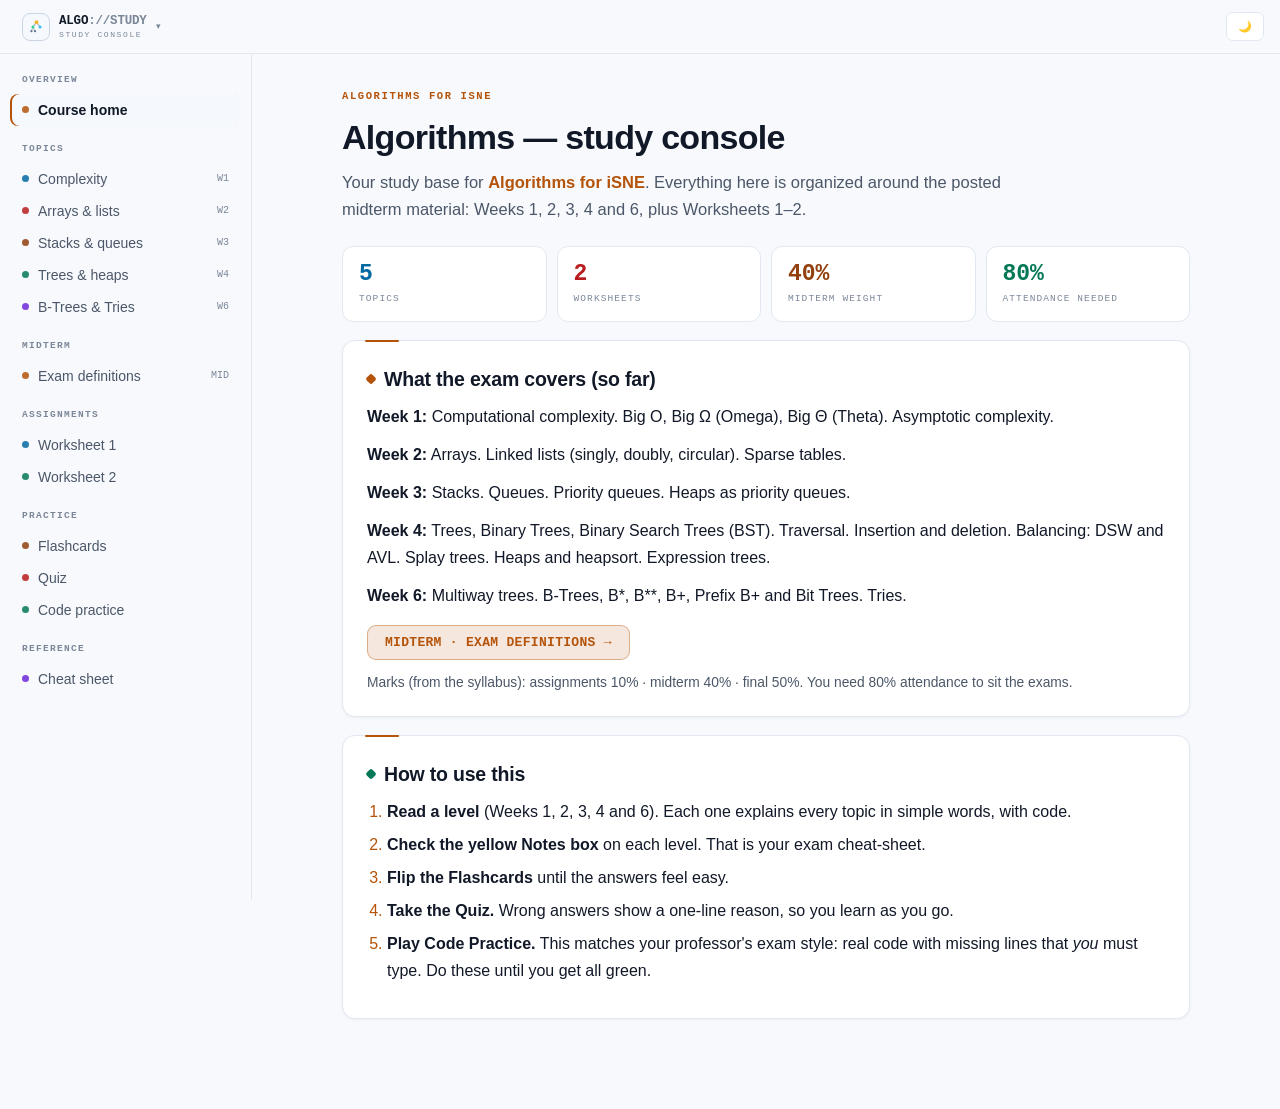
<file: legacy.html>
<!DOCTYPE html>
<html lang="en" class="dark">
<head>
<meta charset="UTF-8">
<meta name="viewport" content="width=device-width, initial-scale=1.0">
<title>ALGO // Algorithms Console</title>
<meta name="theme-color" content="#0a0d14">
<style>
:root{
  --bg:#0a0d14; --bg2:#0e1220; --panel:#121724; --panel2:#171d2e; --panel3:#1c2438;
  --ink:#e8ecf6; --dim:#96a3bd; --faint:#63718c;
  --am:#f0b429; --am2:#fbbf24; --gr:#34d399; --cy:#38bdf8; --vi:#a78bfa; --rd:#f87171;
  --line:#1e2637; --line2:#2b3550; --tline:#465878;
  --mono:"SF Mono",ui-monospace,"JetBrains Mono",Menlo,Consolas,monospace;
  --sans:-apple-system,BlinkMacSystemFont,"Segoe UI",Roboto,Helvetica,Arial,sans-serif;
  --rail:252px;
}
html:not(.dark){
  --bg:#f7f9fc; --bg2:#eef2f8; --panel:#ffffff; --panel2:#f5f8fc; --panel3:#eef3fa;
  --ink:#111827; --dim:#4b5768; --faint:#7b8798;
  --am:#b45309; --am2:#92400e; --gr:#047857; --cy:#0369a1; --vi:#6d28d9; --rd:#b91c1c;
  --line:#e2e8f2; --line2:#cbd5e4; --tline:#9aa9c0;
}
*{box-sizing:border-box;margin:0;padding:0}
html{background:var(--bg);scroll-behavior:smooth}
body{background:var(--bg);color:var(--ink);font-family:var(--sans);font-size:16px;line-height:1.68;-webkit-font-smoothing:antialiased}
a{color:var(--am);text-decoration:none}
a:hover{text-decoration:underline}
:focus-visible{outline:2px solid var(--am);outline-offset:2px;border-radius:4px}

/* ---------- TOP BAR ---------- */
#top{position:fixed;top:0;left:0;right:0;height:54px;z-index:60;background:color-mix(in srgb,var(--bg) 90%,transparent);
  backdrop-filter:blur(14px);border-bottom:1px solid var(--line);display:flex;align-items:center;gap:12px;padding:0 16px}
.brand{display:flex;align-items:center;gap:10px;flex:0 0 auto}
.bmark{width:28px;height:28px;border-radius:8px;background:linear-gradient(140deg,var(--am),#e07a1f);
  display:flex;align-items:center;justify-content:center;font-family:var(--mono);font-weight:800;font-size:12px;color:#1a1205;flex:0 0 auto}
.btext{line-height:1.15}
.btext b{display:block;font-family:var(--mono);font-size:13px;font-weight:700;letter-spacing:-.2px}
.btext span{display:block;font-family:var(--mono);font-size:9.5px;color:var(--faint);letter-spacing:1px}
#burger{display:none;border:1px solid var(--line);background:var(--panel);color:var(--dim);border-radius:7px;
  padding:6px 10px;font-size:15px;cursor:pointer;font-family:var(--mono)}
.tspace{flex:1}
.tbtn{border:1px solid var(--line);background:var(--panel);color:var(--dim);font-family:var(--mono);font-size:11px;
  font-weight:700;padding:7px 11px;border-radius:7px;cursor:pointer;letter-spacing:.4px;white-space:nowrap;transition:.13s}
.tbtn:hover{color:var(--am);border-color:var(--am)}


.brand{display:flex;align-items:center;gap:9px;border:1px solid transparent;background:none;cursor:pointer;
  padding:4px 8px 4px 5px;border-radius:9px;transition:.13s;font-family:inherit;color:inherit}
.brand:hover{border-color:var(--line2);background:var(--panel)}
.brand:hover .bcaret{color:var(--am)}
.bmark{width:28px;height:28px;border-radius:8px;border:1px solid var(--line2);background:var(--panel2);
  display:flex;align-items:center;justify-content:center;flex:0 0 auto;color:var(--dim)}
.btext{line-height:1.2;text-align:left}
.btext b{display:block;font-family:var(--mono);font-size:12.5px;font-weight:700;letter-spacing:-.2px;color:var(--ink)}
.btext b i{font-style:normal;color:var(--faint);font-weight:600}
.btext span{display:block;font-family:var(--mono);font-size:8px;letter-spacing:1.6px;color:var(--faint);text-transform:uppercase;margin-top:1px}
.btext span em{font-style:normal;color:var(--am);animation:neon 2.2s ease-in-out infinite}
@keyframes neon{0%,68%,100%{text-shadow:none;opacity:.75}76%{text-shadow:0 0 4px var(--am),0 0 11px var(--am);opacity:1}84%{opacity:.9}}
@media (prefers-reduced-motion: reduce){.btext span em{animation:none;opacity:1}}
.bcaret{font-family:var(--mono);font-size:9px;color:var(--faint);transition:.13s}
#csPop{right:auto;left:0}
@media(max-width:620px){.btext{display:none}}

/* ---------- SIDEBAR ---------- */
#side{position:fixed;top:54px;left:0;bottom:0;width:var(--rail);z-index:50;background:var(--bg);
  border-right:1px solid var(--line);padding:16px 10px 30px;overflow-y:auto}
#side::-webkit-scrollbar{width:7px}
#side::-webkit-scrollbar-thumb{background:var(--line2);border-radius:9px}
.navgroup{font-family:var(--mono);font-size:9.5px;letter-spacing:1.3px;text-transform:uppercase;color:var(--faint);
  padding:15px 12px 6px;font-weight:700}
.navgroup:first-child{padding-top:2px}
.navbtn{display:flex;align-items:center;gap:9px;width:100%;text-align:left;border:0;background:none;
  font-family:var(--sans);font-size:14px;color:var(--dim);padding:8px 12px;border-radius:8px;cursor:pointer;transition:.12s}
.navbtn:hover{background:var(--panel2);color:var(--ink)}
.navbtn.on{background:var(--panel2);color:var(--ink);font-weight:600;box-shadow:inset 2px 0 0 var(--am)}
.navbtn .dot{width:7px;height:7px;border-radius:50%;flex:0 0 auto;opacity:.85}
.navbtn .num{font-family:var(--mono);font-size:10px;color:var(--faint);margin-left:auto}
#scrim{position:fixed;inset:0;background:rgba(5,8,14,.6);z-index:45;display:none}
#scrim.show{display:block}

/* ---------- MAIN ---------- */
main{margin-left:var(--rail);padding:54px 0 0}
.wrap{max-width:900px;margin:0 auto;padding:34px 26px 90px}
.page{display:none}
.page.on{display:block;animation:fade .25s ease}
@keyframes fade{from{opacity:0;transform:translateY(4px)}to{opacity:1;transform:none}}

h1{font-size:clamp(25px,3.6vw,34px);font-weight:750;letter-spacing:-.7px;line-height:1.18}
h2{font-size:19.5px;font-weight:700;letter-spacing:-.2px;display:flex;align-items:center;gap:9px;margin-bottom:9px}
h3{font-size:15.5px;font-weight:700;margin:16px 0 6px;color:var(--ink)}
p{margin-bottom:11px}
p:last-child{margin-bottom:0}
ul,ol{margin:8px 0 11px 20px}
li{margin-bottom:6px}
li::marker{color:var(--am)}
b{font-weight:650}
.sub{color:var(--dim);font-size:16.5px;margin-top:9px;max-width:660px}
.small{font-size:13.8px;color:var(--dim)}
.center{text-align:center}
.divider{height:1px;background:var(--line);margin:26px 0;border:0}

/* section badge (was lvlchip) */
.lvlchip{display:inline-flex;align-items:center;gap:7px;font-family:var(--mono);font-size:10px;font-weight:700;
  letter-spacing:1.3px;text-transform:uppercase;color:var(--am);background:color-mix(in srgb,var(--am) 12%,transparent);
  border:1px solid color-mix(in srgb,var(--am) 32%,transparent);border-radius:20px;padding:5px 12px;margin-bottom:14px}
.lvlchip.c-blue{color:var(--cy);background:color-mix(in srgb,var(--cy) 12%,transparent);border-color:color-mix(in srgb,var(--cy) 32%,transparent)}
.lvlchip.c-red{color:var(--rd);background:color-mix(in srgb,var(--rd) 12%,transparent);border-color:color-mix(in srgb,var(--rd) 32%,transparent)}
.lvlchip.c-green{color:var(--gr);background:color-mix(in srgb,var(--gr) 12%,transparent);border-color:color-mix(in srgb,var(--gr) 32%,transparent)}

/* ---------- CARDS ---------- */
.card{background:var(--panel);border:1px solid var(--line);border-radius:13px;padding:22px 24px;margin-top:18px;position:relative}
.card::before{content:"";position:absolute;top:-1px;left:22px;width:34px;height:2px;background:var(--am);border-radius:2px}
html:not(.dark) .card{box-shadow:0 1px 3px rgba(15,23,42,.05)}

/* heading markers (was coloured squares) */
.sq{width:8px;height:8px;border-radius:2px;background:var(--am);flex:0 0 auto;transform:rotate(45deg)}
.sq.s-yel{background:var(--am2)} .sq.s-red{background:var(--rd)}
.sq.s-grn{background:var(--gr)} .sq.s-blue{background:var(--cy)}

/* ---------- CODE ---------- */
.code{background:#070a12;border:1px solid var(--line2);border-radius:10px;padding:26px 15px 14px;margin:12px 0;
  font-family:var(--mono);font-size:12.9px;line-height:1.72;overflow-x:auto;white-space:pre;color:#cfdcf3;position:relative}
html:not(.dark) .code{background:#0d1220;color:#cfdcf3}
.code::before{content:"C++";position:absolute;top:6px;left:13px;font-size:9px;letter-spacing:1.4px;color:#4a5c7a;font-weight:700}
.tok-c{color:#5d7290;font-style:italic}
.tok-s{color:#7fd6a2}
.tok-p{color:#c39bf5}
.tok-k{color:#ffb454}
.tok-t{color:#5cc9f5}
.tok-n{color:#f78c6c}
code{font-family:var(--mono);font-size:.9em;background:var(--panel3);border:1px solid var(--line);
  padding:1.5px 6px;border-radius:5px;color:var(--am)}
.code code{background:none;border:0;padding:0;color:inherit}

/* ---------- TABLES ---------- */
.simple{width:100%;border-collapse:collapse;font-size:14.2px;margin:12px 0}
.simple th{text-align:left;font-family:var(--mono);font-size:10px;letter-spacing:1.1px;text-transform:uppercase;
  color:var(--faint);font-weight:700;padding:9px 11px;border-bottom:1px solid var(--line2)}
.simple td{padding:9px 11px;border-bottom:1px solid var(--line);vertical-align:top}
.simple tr:last-child td{border-bottom:0}
.simple tbody tr:hover,.simple tr:hover{background:var(--panel2)}

/* ---------- CALLOUTS ---------- */
.box{border-radius:10px;padding:13px 16px;margin:13px 0;font-size:14.6px;border:1px solid}
.box b:first-child{display:block;font-family:var(--mono);font-size:10px;letter-spacing:1.2px;text-transform:uppercase;margin-bottom:5px}
.box.notes{background:color-mix(in srgb,var(--cy) 8%,var(--panel));border-color:color-mix(in srgb,var(--cy) 26%,transparent)}
.box.notes b:first-child{color:var(--cy)}
.box.mistakes{background:color-mix(in srgb,var(--rd) 8%,var(--panel));border-color:color-mix(in srgb,var(--rd) 26%,transparent)}
.box.mistakes b:first-child{color:var(--rd)}
.box.idea{background:color-mix(in srgb,var(--gr) 8%,var(--panel));border-color:color-mix(in srgb,var(--gr) 26%,transparent)}
.box.idea b:first-child{color:var(--gr)}
.tag{display:inline-block;font-family:var(--mono);font-size:10px;font-weight:700;letter-spacing:.9px;text-transform:uppercase;
  color:var(--faint);border:1px solid var(--line2);border-radius:5px;padding:2px 7px;margin-right:5px}

/* ---------- HERO + STATS ---------- */
.hero{margin-bottom:6px}
.hero .p1{font-family:var(--mono);font-size:10.5px;letter-spacing:1.6px;text-transform:uppercase;color:var(--am);margin-bottom:11px;font-weight:700}
.hero h1{margin-bottom:12px}
.hero p{color:var(--dim);font-size:16.5px;max-width:680px}
.statrow{display:grid;grid-template-columns:repeat(auto-fit,minmax(132px,1fr));gap:10px;margin-top:22px}
.stat{background:var(--panel);border:1px solid var(--line);border-radius:11px;padding:14px 16px}
.stat .n{font-family:var(--mono);font-size:23px;font-weight:800;color:var(--am);line-height:1.15}
.stat .l{font-family:var(--mono);font-size:9.5px;letter-spacing:1.1px;text-transform:uppercase;color:var(--faint);margin-top:3px}
.stat.s-blue .n{color:var(--cy)} .stat.s-red .n{color:var(--rd)}
.stat.s-yel .n{color:var(--am2)} .stat.s-grn .n{color:var(--gr)}

/* ---------- CHIPS / BUTTONS ---------- */
.chiprow{display:flex;gap:7px;flex-wrap:wrap;margin:16px 0 6px}
.chip{border:1px solid var(--line);background:var(--panel);color:var(--dim);font-family:var(--mono);font-size:11.5px;
  font-weight:700;padding:6px 13px;border-radius:20px;cursor:pointer;letter-spacing:.4px;transition:.13s}
.chip:hover{border-color:var(--am);color:var(--am)}
.chip.on{background:var(--am);border-color:var(--am);color:#181206}
.btnrow{display:flex;gap:9px;flex-wrap:wrap;margin-top:15px}
.btn{border:1px solid var(--line2);background:var(--panel2);color:var(--ink);font-family:var(--mono);font-size:13px;
  font-weight:700;padding:9px 17px;border-radius:9px;cursor:pointer;transition:.13s;letter-spacing:.3px}
.btn:hover{border-color:var(--am);color:var(--am)}
.btn.b-blue{background:color-mix(in srgb,var(--cy) 14%,var(--panel));color:var(--cy);border-color:color-mix(in srgb,var(--cy) 40%,transparent)}
.btn.b-yel{background:color-mix(in srgb,var(--am) 14%,var(--panel));color:var(--am);border-color:color-mix(in srgb,var(--am) 40%,transparent)}
.btn.b-grn{background:color-mix(in srgb,var(--gr) 14%,var(--panel));color:var(--gr);border-color:color-mix(in srgb,var(--gr) 40%,transparent)}
.btn.b-red{background:color-mix(in srgb,var(--rd) 14%,var(--panel));color:var(--rd);border-color:color-mix(in srgb,var(--rd) 40%,transparent)}

/* ---------- FLASHCARDS ---------- */
.fc-stage{margin-top:18px}
.fc{perspective:1400px;cursor:pointer;min-height:250px}
.fc-in{position:relative;width:100%;min-height:250px;transform-style:preserve-3d;transition:transform .5s cubic-bezier(.4,.2,.2,1)}
.fc.flip .fc-in{transform:rotateX(180deg)}
.fc-face{position:absolute;inset:0;backface-visibility:hidden;background:var(--panel);border:1px solid var(--line2);
  border-radius:13px;display:flex;align-items:center;justify-content:center;padding:44px 32px;text-align:center;
  font-size:18.5px;line-height:1.6;font-weight:600}
.fc-back{transform:rotateX(180deg);background:var(--panel2);border-color:color-mix(in srgb,var(--am) 45%,transparent)}
.fc-back{font-size:16.5px;font-weight:500}
.fc-face .side{position:absolute;top:13px;left:17px;font-family:var(--mono);font-size:10px;font-weight:800;
  letter-spacing:1.4px;color:var(--faint)}
.fc-back .side{color:var(--am)}
.fc-face .wk{position:absolute;top:13px;right:17px;font-family:var(--mono);font-size:10px;color:var(--am);
  background:color-mix(in srgb,var(--am) 12%,transparent);border-radius:5px;padding:2px 8px}
.fc-hint{text-align:center;font-family:var(--mono);font-size:11px;color:var(--faint);margin-top:12px;letter-spacing:.5px}
.fc-count{text-align:center;font-family:var(--mono);font-size:12.5px;color:var(--dim);margin-top:5px}

/* ---------- QUIZ ---------- */
.q-top{display:flex;justify-content:space-between;align-items:center;margin-bottom:14px;
  font-family:var(--mono);font-size:11.5px;color:var(--faint);letter-spacing:.5px}
.q-score{color:var(--am);font-weight:700}
.q-text{font-size:17.5px;font-weight:650;line-height:1.55;margin-bottom:14px}
.opt{display:block;width:100%;text-align:left;border:1px solid var(--line);background:var(--panel2);color:var(--ink);
  border-radius:10px;padding:12px 16px;margin-bottom:9px;font-family:var(--sans);font-size:15px;cursor:pointer;transition:.13s}
.opt:hover:not(:disabled){border-color:var(--am);transform:translateX(2px)}
.opt:disabled{cursor:default}
.opt.is-right{border-color:var(--gr);background:color-mix(in srgb,var(--gr) 13%,var(--panel));color:var(--gr);font-weight:650}
.opt.is-wrong{border-color:var(--rd);background:color-mix(in srgb,var(--rd) 12%,var(--panel));color:var(--rd);font-weight:650}
.q-why{margin-top:13px;background:var(--panel2);border-left:2px solid var(--am);border-radius:0 9px 9px 0;
  padding:12px 15px;font-size:14.6px;line-height:1.62}
.q-end{text-align:center;padding:14px 0}
.bigscore{font-family:var(--mono);font-size:38px;font-weight:800;color:var(--am);line-height:1.1}
.verdict{font-family:var(--mono);font-size:12px;letter-spacing:1.2px;text-transform:uppercase;color:var(--dim);margin-top:7px}

/* ---------- CODE PRACTICE ---------- */
.pr-head{display:flex;align-items:center;gap:10px;flex-wrap:wrap;margin-bottom:11px}
.pill{font-family:var(--mono);font-size:10px;font-weight:700;letter-spacing:.9px;text-transform:uppercase;
  border:1px solid var(--line2);border-radius:5px;padding:3px 8px;color:var(--faint)}
.pill.easy{color:var(--gr);border-color:color-mix(in srgb,var(--gr) 40%,transparent)}
.pill.med{color:var(--am);border-color:color-mix(in srgb,var(--am) 40%,transparent)}
.pill.hard{color:var(--rd);border-color:color-mix(in srgb,var(--rd) 40%,transparent)}
.blank{display:inline-block;min-width:74px;background:var(--panel3);border:1px solid var(--line2);border-bottom:2px solid var(--am);
  border-radius:5px;color:var(--ink);font-family:var(--mono);font-size:12.6px;padding:2px 7px;margin:0 2px;text-align:center}
.blank:focus{outline:none;border-color:var(--am);background:var(--panel)}
.blank.ok{border-color:var(--gr);border-bottom-color:var(--gr);color:var(--gr);background:color-mix(in srgb,var(--gr) 12%,transparent)}
.blank.bad{border-color:var(--rd);border-bottom-color:var(--rd);color:var(--rd);background:color-mix(in srgb,var(--rd) 12%,transparent)}
.pr-result{margin-top:13px;font-family:var(--mono);font-size:13px;font-weight:700;padding:11px 15px;border-radius:9px;letter-spacing:.3px}
.pr-result.ok{background:color-mix(in srgb,var(--gr) 13%,var(--panel));color:var(--gr)}
.pr-result.bad{background:color-mix(in srgb,var(--rd) 12%,var(--panel));color:var(--rd)}
.msg{font-size:14px;margin-top:8px;color:var(--dim)}
.key{font-family:var(--mono);font-size:12.6px;color:var(--gr)}
.lbl{font-family:var(--mono);font-size:10px;letter-spacing:1.1px;text-transform:uppercase;color:var(--faint);margin-bottom:5px;display:block}
.cl{color:var(--dim)}
.tl{font-weight:650}

/* ---------- TREE DIAGRAMS ---------- */
.treebox{background:var(--panel2);border:1px solid var(--line);border-radius:11px;padding:16px;margin:13px 0;overflow-x:auto}
.tcap{font-family:var(--mono);font-size:10.5px;letter-spacing:1px;text-transform:uppercase;color:var(--faint);margin-bottom:9px}
.treebox svg{display:block;overflow:visible}
.tln{stroke:var(--tline);stroke-width:1.7;stroke-linecap:round;fill:none}
.tc{fill:var(--panel);stroke:var(--line2);stroke-width:1.7}
.tc-hl{fill:color-mix(in srgb,var(--am) 24%,var(--panel));stroke:var(--am);stroke-width:1.9}
.tc-bad{fill:color-mix(in srgb,var(--rd) 20%,var(--panel));stroke:var(--rd);stroke-width:1.9}
.tt{fill:var(--ink);font-family:var(--mono);font-size:12px}
.tt-onhl{fill:var(--am);font-family:var(--mono);font-size:12px;font-weight:700}
.tb{fill:var(--dim);stroke:none;font-family:var(--mono);font-weight:600}
.btreebox{background:var(--panel2);border:1px solid var(--line);border-radius:11px;padding:16px;margin:13px 0;overflow-x:auto}
.btreebox svg{display:block;overflow:visible}
.btl{stroke:var(--tline);stroke-width:1.7;stroke-linecap:round;fill:none}
.btn{fill:var(--panel);stroke:var(--line2);stroke-width:1.7}
.btn-hl{fill:color-mix(in srgb,var(--am) 20%,var(--panel));stroke:var(--am);stroke-width:1.9}
.btn-of{fill:color-mix(in srgb,var(--rd) 18%,var(--panel));stroke:var(--rd);stroke-width:1.9}
.btn-lf{fill:color-mix(in srgb,var(--cy) 14%,var(--panel));stroke:var(--cy)}
.btd{stroke:var(--line2);stroke-width:1}
.btt{fill:var(--ink);font-family:var(--mono);font-weight:600}
.tb-bad{fill:var(--rd);stroke:none;font-family:var(--mono);font-weight:700}

/* ---------- MINI GRID ---------- */
.minigrid{display:grid;grid-template-columns:repeat(auto-fit,minmax(150px,1fr));gap:9px;margin-top:13px}
.mini{background:var(--panel2);border:1px solid var(--line);border-radius:10px;padding:12px 14px}
.mini .mnum{font-family:var(--mono);font-size:17px;font-weight:800;color:var(--am)}
.mini .l{font-size:13px;color:var(--dim);margin-top:2px}

/* ---------- COURSE SWITCHER ---------- */
#csWrap{position:relative;flex:0 0 auto}
#csPop{position:absolute;top:calc(100% + 9px);right:0;width:min(92vw,330px);background:var(--panel);
  border:1px solid var(--line2);border-radius:13px;padding:8px;z-index:200;display:none;box-shadow:0 22px 55px rgba(0,0,0,.5)}
html:not(.dark) #csPop{box-shadow:0 22px 55px rgba(15,23,42,.16)}
#csPop.on{display:block}
.cshd{font-family:var(--mono);font-size:9.5px;letter-spacing:1.3px;text-transform:uppercase;color:var(--faint);
  padding:6px 10px 8px;display:flex;justify-content:space-between}
.csi{display:flex;align-items:center;gap:11px;border:1px solid transparent;border-radius:10px;padding:10px 11px;
  cursor:pointer;text-decoration:none;color:var(--ink);transition:.13s}
.csi:hover{background:var(--panel2);border-color:var(--line2);text-decoration:none}
.csi.cur{background:var(--panel2);border-color:color-mix(in srgb,var(--am) 45%,transparent)}
.csmk{width:32px;height:32px;border-radius:9px;display:flex;align-items:center;justify-content:center;flex:0 0 auto;
  font-family:var(--mono);font-weight:800;font-size:10.5px;border:1px solid}

.csmk.c0{background:color-mix(in srgb,var(--gr) 14%,transparent);border-color:var(--gr);color:var(--gr)}
.csi.hub{border-bottom:1px solid var(--line);border-radius:10px 10px 0 0;margin-bottom:4px;padding-bottom:12px}
.csmk.c1{background:color-mix(in srgb,var(--cy) 14%,transparent);border-color:var(--cy);color:var(--cy)}
.csmk.c2{background:color-mix(in srgb,var(--vi) 14%,transparent);border-color:var(--vi);color:var(--vi)}
.csmk.c3{background:color-mix(in srgb,var(--am) 14%,transparent);border-color:var(--am);color:var(--am)}.csmk.c4{color:#a78bfa;border-color:#a78bfa}.csmk.c5{color:#34d399;border-color:#34d399}
.cstx{flex:1;min-width:0}
.cstx b{display:block;font-size:13.6px;font-weight:650;white-space:nowrap;overflow:hidden;text-overflow:ellipsis}
.cstx span{display:block;font-family:var(--mono);font-size:10px;color:var(--faint);margin-top:2px}
.csnow{font-family:var(--mono);font-size:8.5px;letter-spacing:1px;color:var(--am);border:1px solid var(--am);
  border-radius:4px;padding:2px 5px;flex:0 0 auto}
.cssoon{font-family:var(--mono);font-size:8.5px;letter-spacing:1px;color:var(--faint);border:1px solid var(--line2);
  border-radius:4px;padding:2px 5px;flex:0 0 auto}
.csft{border-top:1px solid var(--line);margin-top:6px;padding:9px 11px 3px;display:flex;justify-content:space-between;
  font-family:var(--mono);font-size:10px;color:var(--faint)}
.csft a{color:var(--faint)}
.csft a:hover{color:var(--am)}

/* ---------- RESPONSIVE ---------- */
@media(max-width:960px){
  :root{--rail:0px}
  #burger{display:block}
  #side{transform:translateX(-100%);transition:transform .25s;width:262px;box-shadow:0 0 40px rgba(0,0,0,.4)}
  #side.open{transform:none}
  main{margin-left:0}
  .wrap{padding:26px 18px 80px}
  .btext span{display:none}
}
@media(max-width:520px){
  .fc-face{padding:34px 20px;font-size:16.5px}
  .code{font-size:12px}
}
@media print{
  #top,#side,#scrim,.chiprow,.btnrow{display:none!important}
  main{margin:0}.page{display:block!important}
  body{background:#fff;color:#000}
}
</style>
</head>
<body>

<header id="top">
  <button id="burger" onclick="toggleSide()" aria-label="Menu">☰</button>
  <div id="csWrap">
    <button class="brand" id="logoBtn" title="Switch course" aria-haspopup="true" aria-expanded="false">
      <span class="bmark"><svg width="15" height="15" viewBox="0 0 16 16" aria-hidden="true">
      <line x1="8" y1="3.4" x2="4.2" y2="8.6" stroke="currentColor" stroke-width="1.1" opacity=".5"/>
      <line x1="8" y1="3.4" x2="11.8" y2="8.6" stroke="currentColor" stroke-width="1.1" opacity=".5"/>
      <line x1="4.2" y1="8.6" x2="2.6" y2="13" stroke="currentColor" stroke-width="1.1" opacity=".35"/>
      <line x1="4.2" y1="8.6" x2="6.4" y2="13" stroke="currentColor" stroke-width="1.1" opacity=".35"/>
      <circle cx="8" cy="3.4" r="2" fill="#f0b429"/><circle cx="4.2" cy="8.6" r="1.6" fill="#34d399"/>
      <circle cx="11.8" cy="8.6" r="1.6" fill="#38bdf8"/><circle cx="2.6" cy="13" r="1.2" fill="#63718c"/>
      <circle cx="6.4" cy="13" r="1.2" fill="#63718c"/></svg></span>
      <span class="btext"><b>ALGO<i>://STUDY</i></b><span>study console</span></span>
      <span class="bcaret">▾</span>
    </button>
    <div id="csPop" role="menu">
      <div class="cshd"><span>Semester consoles</span><span>5</span></div>
      <a class="csi hub" href="https://zann208.github.io/study/" role="menuitem">
        <span class="csmk c0">ALL</span>
        <span class="cstx"><b>All courses</b><span>semester overview</span></span>
        <span class="cssoon">HOME ↗</span></a>
      <a class="csi" href="https://zann208.github.io/netdes/" role="menuitem">
        <span class="csmk c1">NET</span>
        <span class="cstx"><b>Network Design</b><span>Switching &amp; routing</span></span>
        <span class="cssoon">OPEN ↗</span></a>
      <a class="csi" href="https://zann208.github.io/wnet/" role="menuitem">
        <span class="csmk c2">WLN</span>
        <span class="cstx"><b>Wireless Networks</b><span>Wireless engineering</span></span>
        <span class="cssoon">OPEN ↗</span></a>
      <a class="csi cur" href="#" id="csSelf" role="menuitem">
        <span class="csmk c3">ALG</span>
        <span class="cstx"><b>Algorithms for iSNE</b><span>Algorithms &amp; data structures</span></span>
        <span class="csnow">HERE</span></a>
      <a class="csi" href="https://zann208.github.io/privacy/" role="menuitem">
        <span class="csmk c4">PRV</span>
        <span class="cstx"><b>Privacy Technologies</b><span>Privacy &amp; security</span></span>
        <span class="cssoon">OPEN &#8599;</span></a>
      <a class="csi" href="https://zann208.github.io/os/" role="menuitem">
        <span class="csmk c5">OS</span>
        <span class="cstx"><b>Operating Systems</b><span>Systems &amp; scheduling</span></span>
        <span class="cssoon">OPEN &#8599;</span></a>
      <div class="csft"><span>SEM 1 · 2026</span><a href="https://zann208.github.io" target="_blank" rel="noopener">portfolio ↗</a></div>
    </div>
  </div>
  <div class="tspace"></div>
  <button class="tbtn" id="themebtn2" onclick="toggleTheme()" title="Theme">◐</button>
</header>

<div id="scrim" onclick="toggleSide()"></div>

<nav id="side">
  <div class="navgroup">Overview</div>
  <button class="navbtn on" data-page="home" onclick="go('home')"><span class="dot" style="background:var(--am)"></span>Course home</button>

  <div class="navgroup">Topics</div>
  <button class="navbtn" data-page="week1" onclick="go('week1')"><span class="dot" style="background:var(--cy)"></span>Complexity<span class="num">W1</span></button>
  <button class="navbtn" data-page="week2" onclick="go('week2')"><span class="dot" style="background:var(--rd)"></span>Arrays &amp; lists<span class="num">W2</span></button>
  <button class="navbtn" data-page="week3" onclick="go('week3')"><span class="dot" style="background:var(--am2)"></span>Stacks &amp; queues<span class="num">W3</span></button>
  <button class="navbtn" data-page="week4" onclick="go('week4')"><span class="dot" style="background:var(--gr)"></span>Trees &amp; heaps<span class="num">W4</span></button>
  <button class="navbtn" data-page="week6" onclick="go('week6')"><span class="dot" style="background:var(--vi)"></span>B-Trees &amp; Tries<span class="num">W6</span></button>

  <div class="navgroup">Midterm</div>
  <button class="navbtn" data-page="midterm" onclick="go('midterm')"><span class="dot" style="background:var(--am)"></span>Exam definitions<span class="num">MID</span></button>

  <div class="navgroup">Assignments</div>
  <button class="navbtn" data-page="a1" onclick="go('a1')"><span class="dot" style="background:var(--cy)"></span>Worksheet 1</button>
  <button class="navbtn" data-page="a2" onclick="go('a2')"><span class="dot" style="background:var(--gr)"></span>Worksheet 2</button>

  <div class="navgroup">Practice</div>
  <button class="navbtn" data-page="cards" onclick="go('cards')"><span class="dot" style="background:var(--am2)"></span>Flashcards</button>
  <button class="navbtn" data-page="quiz" onclick="go('quiz')"><span class="dot" style="background:var(--rd)"></span>Quiz</button>
  <button class="navbtn" data-page="practice" onclick="go('practice')"><span class="dot" style="background:var(--gr)"></span>Code practice</button>

  <div class="navgroup">Reference</div>
  <button class="navbtn" data-page="cheat" onclick="go('cheat')"><span class="dot" style="background:var(--vi)"></span>Cheat sheet</button>
</nav>

<main><div class="wrap">

<!-- ===== HOME ===== -->
<section class="page on" id="page-home">
<div class="hero">
    <div class="p1">Algorithms for iSNE</div>
    <h1>Algorithms — study console</h1>
    <p>Your study base for <b style="color:var(--am)">Algorithms for iSNE</b>.
    Everything here is organized around the posted midterm material: Weeks 1, 2, 3, 4 and 6, plus Worksheets 1–2.</p>
  </div>

  <div class="statrow">
    <div class="stat s-blue"><div class="n">5</div><div class="l">Topics</div></div>
    <div class="stat s-red"><div class="n">2</div><div class="l">Worksheets</div></div>
    <div class="stat s-yel"><div class="n">40%</div><div class="l">Midterm weight</div></div>
    <div class="stat s-grn"><div class="n">80%</div><div class="l">Attendance needed</div></div>
  </div>

  <div class="card">
    <h2><span class="sq"></span>What the exam covers (so far)</h2>
    <p><b>Week 1:</b> Computational complexity. Big O, Big Ω (Omega), Big Θ (Theta). Asymptotic complexity.</p>
    <p><b>Week 2:</b> Arrays. Linked lists (singly, doubly, circular). Sparse tables.</p>
    <p><b>Week 3:</b> Stacks. Queues. Priority queues. Heaps as priority queues.</p>
    <p><b>Week 4:</b> Trees, Binary Trees, Binary Search Trees (BST). Traversal. Insertion and deletion. Balancing: DSW and AVL. Splay trees. Heaps and heapsort. Expression trees.</p>
    <p><b>Week 6:</b> Multiway trees. B-Trees, B*, B**, B+, Prefix B+ and Bit Trees. Tries.</p>
    <p style="margin-top:15px"><button class="btn b-yel" onclick="go('midterm')">MIDTERM · EXAM DEFINITIONS →</button></p>
    <p class="small">Marks (from the syllabus): assignments 10% · midterm 40% · final 50%. You need 80% attendance to sit the exams.</p>
  </div>

  <div class="card">
    <h2><span class="sq s-grn"></span>How to use this</h2>
    <ol>
      <li><b>Read a level</b> (Weeks 1, 2, 3, 4 and 6). Each one explains every topic in simple words, with code.</li>
      <li><b>Check the yellow Notes box</b> on each level. That is your exam cheat-sheet.</li>
      <li><b>Flip the Flashcards</b> until the answers feel easy.</li>
      <li><b>Take the Quiz.</b> Wrong answers show a one-line reason, so you learn as you go.</li>
      <li><b>Play Code Practice.</b> This matches your professor's exam style: real code with missing lines that <i>you</i> must type. Do these until you get all green.</li>
    </ol>
  </div>

</section>

<!-- ===== WEEK1 ===== -->
<section class="page" id="page-week1">
<div class="lvlchip c-blue">Week 1</div>
  <h1>Complexity Analysis</h1>
  <p class="sub">One big question this week: <b>how do we measure if an algorithm is good?</b></p>

  <div class="card">
    <h2><span class="sq"></span>What is computational complexity?</h2>
    <p><b>What it is:</b> a measure of how much <b>effort</b> an algorithm needs — how much it <b>costs</b> to run.</p>
    <p><b>Why we use it:</b> many algorithms can solve the same problem. We want to pick the cheapest one.</p>
    <p><b>The two costs:</b></p>
    <ul>
      <li><b>Time</b> — how long it takes. <b>This is the most significant one for us.</b></li>
      <li><b>Space</b> — how much memory it uses.</li>
    </ul>
  </div>

  <div class="card">
    <h2><span class="sq s-red"></span>Why not just time it in seconds?</h2>
    <p>Because real time is <b>unfair</b>. It depends on things that have nothing to do with the algorithm:</p>
    <ul>
      <li><b>The machine</b> — the same program runs faster on a home PC than on the lab PCs.</li>
      <li><b>The language</b> — a compiled C++ program is much faster than the same program in Basic.</li>
    </ul>
    <p>So to compare in real time, everything would have to run on the <b>same machine</b>. Instead, we use <b>logical units</b>: we describe the relationship between</p>
    <ul>
      <li><b>n</b> = the size of the data (the file), and</li>
      <li><b>t</b> = the time taken to process it.</li>
    </ul>
  </div>

  <div class="card">
    <h2><span class="sq s-yel"></span>Time / size relationships</h2>
    <h3>Linear: t = c·n</h3>
    <p>Time grows at the same rate as the data. If the data <b>doubles</b>, the time <b>doubles</b> too.</p>
    <p class="small">Tiny example: if 10 items take 10 steps, then 20 items take 20 steps.</p>
    <h3>Logarithmic: t = log₂ n</h3>
    <p>Doubling the data adds just <b>one</b> time unit. This is very fast.</p>
    <p class="small">Tiny example: log₂ 8 = 3 steps. Double the data to 16 → log₂ 16 = 4 steps. Twice the data, only +1 step.</p>
  </div>

  <div class="card">
    <h2><span class="sq s-grn"></span>Asymptotic complexity</h2>
    <p><b>What it is:</b> real cost formulas are messy. We only care what happens when <b>n gets large</b>. So we <b>drop every term that stops mattering</b>. What is left is the asymptotic complexity.</p>
    <p><b>The slide example:</b></p>
    <p class="center" style="font-size:20px"><b>F(n) = n² + 100n + log₁₀n + 1000</b></p>
    <table class="simple">
      <tr><th>n</th><th>F(n)</th><th>n² part</th><th>100n part</th><th>1000 part</th></tr>
      <tr><td>1</td><td>1,101</td><td>1 <span class="small">(0.1%)</span></td><td>100 <span class="small">(9.1%)</span></td><td><b>1,000 (90.8%)</b></td></tr>
      <tr><td>10</td><td>2,101</td><td>100 <span class="small">(4.8%)</span></td><td><b>1,000 (47.6%)</b></td><td><b>1,000 (47.6%)</b></td></tr>
      <tr><td>100</td><td>21,002</td><td><b>10,000 (47.6%)</b></td><td><b>10,000 (47.6%)</b></td><td>1,000 <span class="small">(4.8%)</span></td></tr>
      <tr><td>1,000</td><td>1,101,003</td><td><b>1,000,000 (90.8%)</b></td><td>100,000 <span class="small">(9.1%)</span></td><td>1,000 <span class="small">(0.09%)</span></td></tr>
      <tr><td>100,000</td><td>10,010,001,005</td><td><b>10,000,000,000 (99.9%)</b></td><td>10,000,000 <span class="small">(0.1%)</span></td><td>1,000 <span class="small">(~0%)</span></td></tr>
    </table>
    <p>Look at the pattern: for <b>small n</b> the constant 1000 is the biggest part (90.8%!). But as n grows, <b>n² takes over</b> — at n = 100,000 it is 99.9% of the whole value. So for large n, only n² matters:</p>
    <p class="center" style="font-size:20px"><b>F(n) ≈ n² &nbsp;→&nbsp; O(n²)</b></p>
  </div>

  <div class="card">
    <h2><span class="sq"></span>Big O, Big Ω, Big Θ</h2>
    <p>Three symbols for describing growth. They <b>simplify complexity equations</b>:</p>
    <ul>
      <li><b>Big O (Big Oh)</b> — an <b>upper bound</b>. "It grows <b>no faster</b> than this." The one we use most.</li>
      <li><b>Big Ω (Big Omega)</b> — a <b>lower bound</b>. "It grows <b>at least</b> this fast."</li>
      <li><b>Big Θ (Big Theta)</b> — a <b>tight bound</b>. Upper and lower at the same time: "it grows <b>exactly</b> like this."</li>
    </ul>
    <h3>How to simplify</h3>
    <ul>
      <li>Drop constant factors: O(2n) → <b>O(n)</b>. O(½n²) → <b>O(n²)</b>.</li>
      <li>Drop smaller terms: O(n² + 100n + 1000) → <b>O(n²)</b>.</li>
    </ul>
  </div>

  <div class="card">
    <h2><span class="sq s-yel"></span>Example code — spot the complexity</h2>
    <p>Each block below is a growth rate you must recognize on sight.</p>
    <pre class="code" data-code="w1_main"></pre>
  </div>

  <div class="box notes">
    <span class="tag">★ Notes — remember for the exam</span>
    <ul>
      <li>Computational complexity = how much <b>effort / cost</b> an algorithm needs. Time + space. <b>Time is the most significant.</b></li>
      <li>Don't compare in seconds: speed depends on the <b>machine</b> and the <b>language</b>. Use logical units: <b>n</b> (data size) vs <b>t</b> (time).</li>
      <li><b>Linear</b> t = c·n: double the data → double the time.</li>
      <li><b>Logarithmic</b> t = log₂n: double the data → just <b>+1</b> time unit.</li>
      <li><b>Asymptotic complexity</b>: for large n, drop the terms that stop mattering.</li>
      <li>F(n) = n² + 100n + log₁₀n + 1000 → <b>O(n²)</b>.</li>
      <li><b>Big O</b> = upper bound (at most) · <b>Big Ω</b> = lower bound (at least) · <b>Big Θ</b> = tight (both).</li>
      <li>Know the loop shapes: one loop = O(n) · loop-in-loop = O(n²) · halving loop = O(log n) · direct access = O(1).</li>
    </ul>
  </div>

  <div class="box mistakes">
    <span class="tag">⚠ Common mistakes</span>
    <ul>
      <li><b>Judging with small n.</b> At n = 1, the 1000 term looks the biggest. Complexity is about <b>large</b> n — n² wins in the end.</li>
      <li><b>Keeping the constants.</b> O(2n) is not a thing on the exam — write O(n).</li>
      <li><b>Comparing programs run on different computers</b> (or written in different languages). That's timing the machine, not the algorithm.</li>
      <li><b>Thinking log is slow.</b> O(log n) is one of the fastest: 1,000,000 items ≈ only 20 steps.</li>
      <li><b>Mixing up the symbols.</b> O = at most, Ω = at least, Θ = exactly.</li>
    </ul>
  </div>

</section>

<!-- ===== WEEK2 ===== -->
<section class="page" id="page-week2">
<div class="lvlchip c-red">Week 2</div>
  <h1>Arrays &amp; Linked Lists</h1>
  <p class="sub">Two ways to store data in a line — and when each one wins. Plus sparse tables.</p>

  <div class="card">
    <h2><span class="sq"></span>Arrays — the simplest structure</h2>
    <p><b>What it is:</b> a collection of elements sitting <b>next to each other</b> in memory. Each element has an <b>index</b> (a number key).</p>
    <p><b>Why it's fast:</b> finding an element is just math. If an int array starts at memory address 1000, and each int is 4 bytes:</p>
    <p class="center" style="font-size:19px"><b>address of a[i] = 1000 + 4 · i</b></p>
    <p class="small">Tiny example: a[5] lives at 1000 + 4·5 = <b>1020</b>. One calculation → O(1) access. No searching.</p>
    <h3>Three ways to index</h3>
    <ul>
      <li><b>Zero-based</b> — first element is a[0]. <b>This is C++.</b></li>
      <li><b>One-based</b> — first element is a[1].</li>
      <li><b>N-based</b> — start anywhere, even letters: <code>Country[th] = "Thailand"</code>.</li>
    </ul>
  </div>

  <div class="card">
    <h2><span class="sq s-yel"></span>Dimensions &amp; memory order</h2>
    <p>A <b>single dimension</b> array has 1 index: <code>a[4]</code>. A <b>multidimensional</b> array has more: <code>a[2][3]</code>.</p>
    <p>A 2D array is still stored in one flat row of memory. There are two orders:</p>
    <table class="simple">
      <tr><th>Order</th><th>The matrix 1 2 3 / 4 5 6 / 7 8 9 is stored as</th><th>Used by</th></tr>
      <tr><td><b>Row-major</b></td><td>1, 2, 3, 4, 5, 6, 7, 8, 9</td><td><b>C / C++</b>, Pascal, Python, SAS</td></tr>
      <tr><td><b>Column-major</b></td><td>1, 4, 7, 2, 5, 8, 3, 6, 9</td><td>Fortran, MATLAB, OpenGL</td></tr>
    </table>
  </div>

  <div class="card">
    <h2><span class="sq s-red"></span>Static vs dynamic arrays</h2>
    <ul>
      <li><b>Static</b>: memory given at <b>COMPILATION TIME</b>. Size is fixed forever. <code>int a[10];</code></li>
      <li><b>Dynamic</b>: memory given at <b>RUN TIME</b>. Size can be chosen while running. <code>int* a = new int[10];</code></li>
    </ul>
    <p>Dynamic memory must be given back: <code>delete [] a;</code></p>
    <pre class="code" data-code="w2_dyn"></pre>
    <p>A <b>jagged array</b> is an array of arrays where each row has a <b>different size</b>:</p>
    <pre class="code" data-code="w2_jag"></pre>
  </div>

  <div class="card">
    <h2><span class="sq s-grn"></span>Array performance, benefits, limits</h2>
    <table class="simple">
      <tr><th>Operation</th><th>Cost</th></tr>
      <tr><td>Get / set one element by index</td><td><b>O(1)</b> constant</td></tr>
      <tr><td>Walk over all elements in order</td><td><b>O(n)</b> linear</td></tr>
      <tr><td>Insert / delete in the <b>middle</b></td><td><b>O(n)</b> — everything after it must <b>shift</b></td></tr>
      <tr><td>Insert at the <b>end</b></td><td><b>Amortised O(1)</b></td></tr>
    </table>
    <p><b>Benefits:</b> good locality of reference (temporal + spatial → data caching works well), compact (low memory), and random access.</p>
    <p><b>The limit:</b> elements are locked in place, evenly spaced. Inserting inside means <b>shifting</b> other data. The fix for that → a <b>linked</b> structure.</p>
  </div>

  <hr class="divider">

  <div class="card">
    <h2><span class="sq"></span>Singly linked lists</h2>
    <p><b>What it is:</b> a chain of <b>nodes</b>. Each node holds some data (<code>info</code>) and a <b>pointer</b> to the next node. A pointer <code>head</code> points to the first node. The last node points to <b>NULL (0)</b> to say "I am the end."</p>
    <p><b>Why:</b> no fixed size, and inserting/removing does not shift anything — we just re-aim pointers.</p>
    <pre class="code" data-code="w2_node"></pre>
    <p>Building a small list by hand:</p>
    <pre class="code" data-code="w2_build"></pre>
  </div>

  <div class="card">
    <h2><span class="sq s-yel"></span>Insertion: head_insert &amp; tail_insert</h2>
    <p>Two basic choices, also called <code>push_front()</code> and <code>push_back()</code>.</p>
    <h3>head_insert — new node becomes the first node</h3>
    <ol>
      <li>Make the new node: <code>Node* tmp = new Node(x);</code></li>
      <li>Point it at the old first node: <code>tmp-&gt;next = head;</code></li>
      <li>Move head to it: <code>head = tmp;</code></li>
    </ol>
    <h3>tail_insert — new node becomes the last node</h3>
    <p>Keep a second pointer <code>tail</code> aimed at the last node. Then: make the node, set <code>tail-&gt;next = tmp;</code>, move <code>tail = tmp;</code>. Same idea as head_insert, just at the other end.</p>
    <p class="small">Inserting in the <b>middle</b>: walk to the spot first, then re-aim two pointers. Compare with an array: no shifting needed!</p>
  </div>

  <div class="card">
    <h2><span class="sq s-red"></span>Deletion — where the traps live</h2>
    <h3>Delete from the head</h3>
    <p>Trap: if you run <code>delete head;</code> first, you lose your only way into the list! The safe 3 steps:</p>
    <ol>
      <li><code>Node* tmp = head;</code> — remember the old first node.</li>
      <li><code>head = head-&gt;next;</code> — move head to the 2nd node.</li>
      <li><code>delete tmp;</code> — now it is safe to free the old node.</li>
    </ol>
    <h3>Delete from the tail</h3>
    <p>Problem: the tail's <b>predecessor</b> (the node before it) must become the new tail, but a singly linked list has no backwards pointers. So we must <b>walk from the start</b> to find the second-to-last node:</p>
    <pre class="code" data-code="w2_deltail"></pre>
    <h3>Always check the special cases</h3>
    <ul>
      <li><b>Empty list</b> — deleting from it would crash. Test <code>isEmpty()</code> first.</li>
      <li><b>One-node list</b> — after deleting, <b>both</b> head and tail must become NULL.</li>
    </ul>
    <h3>Efficiency</h3>
    <ul>
      <li>Best case: <code>deleteHead()</code> = <b>O(1)</b>.</li>
      <li>Worst case: <code>deleteTail()</code> = <b>O(n)</b> (walk the whole list).</li>
      <li>Average: between 1 and n → n/2 → <b>O(n)</b>. Search (<code>isInList()</code>) is the same: best O(1), worst and average O(n).</li>
    </ul>
  </div>

  <div class="card">
    <h2><span class="sq s-grn"></span>Doubly linked lists</h2>
    <p><b>What:</b> each node has <b>two</b> pointers — <code>next</code> and <code>prev</code>. You can walk both directions.</p>
    <pre class="code" data-code="w2_dllnode"></pre>
    <p><b>Why:</b> the whole point is the tail. <code>tail = tail-&gt;prev;</code> finds the predecessor instantly, so <b>deleting the tail becomes O(1)</b> — no walking.</p>
    <p><b>The cost:</b> insertion and deletion must fix <b>more pointers</b> (easy to get wrong), and each node needs extra memory. Same special cases: empty list, one-node list.</p>
  </div>

  <div class="card">
    <h2><span class="sq"></span>Circular linked lists &amp; circular arrays</h2>
    <p><b>Circular linked list:</b> the last node points back to the first — no NULL, no real start or end. Just one <code>current</code> pointer into the ring.</p>
    <p><b>Why:</b> perfect for <b>taking fair turns</b>:</p>
    <ul>
      <li>Processors sharing one resource — each gets its turn as <code>current</code> moves around.</li>
      <li>A multiplayer board game (poker) — <code>current</code> tracks whose turn it is.</li>
    </ul>
    <p><b>Circular array (ring buffer):</b> the same turn-taking idea with an array. It is stored as a normal array plus two variables: the index of the <b>first</b> and <b>last</b> element. When we reach the end of the array, we wrap around and reuse the free cells at the start.</p>
  </div>

  <div class="card">
    <h2><span class="sq s-yel"></span>Arrays vs linked lists — who wins?</h2>
    <p>Both store <b>linear</b> data. Neither is "better" — it depends on the job.</p>
    <table class="simple">
      <tr><th></th><th>Linked list wins</th><th>Array wins</th></tr>
      <tr><td><b>Size</b></td><td>Dynamic — no upper limit needed</td><td>—</td></tr>
      <tr><td><b>Insert / delete</b></td><td>Easy anywhere — just re-aim pointers</td><td>—</td></tr>
      <tr><td><b>Random access</b></td><td>—</td><td>Jump straight to any index, O(1)</td></tr>
      <tr><td><b>Memory</b></td><td>—</td><td>No extra space for pointers</td></tr>
      <tr><td><b>Cache locality</b></td><td>—</td><td>Elements sit together → caching works</td></tr>
    </table>
  </div>

  <div class="card">
    <h2><span class="sq s-red"></span>Sparse tables — the CMU grades story</h2>
    <p><b>What it is:</b> a table that is <b>mostly empty</b>. Storing it as a full 2D array wastes huge space.</p>
    <p><b>The slide example:</b> store a grade for every CMU student in every course.</p>
    <ul>
      <li>~25,000 students × ~1,000 courses × 1 byte per grade = <b>25,000,000 bytes</b>.</li>
      <li>But students take about 7 courses each: 25,000 × 7 = <b>175,000 bytes of real data</b>.</li>
      <li>175,000 ÷ 25,000,000 = 0.007 → <b>99.3% of the table is empty!</b></li>
    </ul>
    <h3>Fix 1: two arrays</h3>
    <p><code>ClassesTaken</code> (classes for each student) and <code>StudentsInClasses</code> (students in each class). Assuming max 8 classes each and max 200 students per class, 3 bytes per entry: 600,000 + 600,000 = <b>1,200,000 bytes — under 5%</b> of the original.</p>
    <p><b>But:</b> what if a student takes more than 8 classes? Or a class has more than 200 students? Fixed limits are guesses.</p>
    <h3>Fix 2: linked lists</h3>
    <p>Use two arrays <b>of linked lists</b> (one list per student, one per class). No limits to guess, and even more space saved.</p>
  </div>

  <div class="card">
    <h2><span class="sq s-grn"></span>Example code — a working singly linked list</h2>
    <pre class="code" data-code="w2_main"></pre>
  </div>

  <div class="box notes">
    <span class="tag">★ Notes — remember for the exam</span>
    <ul>
      <li>Array address math: start + (element size × index). Base 1000, 4-byte ints → a[i] at <b>1000 + 4i</b>.</li>
      <li>C++ arrays are <b>zero-based</b> and stored in <b>row-major</b> order.</li>
      <li>Static = size fixed at <b>compile time</b>. Dynamic = made with <code>new</code> at <b>run time</b>, freed with <code>delete []</code>.</li>
      <li>Array costs: access <b>O(1)</b>, iterate <b>O(n)</b>, middle insert/delete <b>O(n)</b> (shifting), insert at end <b>amortised O(1)</b>.</li>
      <li>Delete head (singly): <b>tmp = head → head = head-&gt;next → delete tmp</b>. Order matters!</li>
      <li>Find the node before the tail: <code>while (tmp-&gt;next-&gt;next != 0) tmp = tmp-&gt;next;</code></li>
      <li>Doubly linked list: <code>tail = tail-&gt;prev</code> makes tail delete <b>O(1)</b>.</li>
      <li>Circular list = fair turns (processors, poker). Circular array = normal array + first &amp; last indexes.</li>
      <li>Sparse table = mostly empty (99.3% in the CMU example). Replace with 2 arrays (&lt;5% space) or better, linked lists.</li>
    </ul>
  </div>

  <div class="box mistakes">
    <span class="tag">⚠ Common mistakes</span>
    <ul>
      <li><b>Deleting the head node before moving head.</b> <code>delete head;</code> first = the rest of the list is lost forever.</li>
      <li><b>Wrong delete for arrays.</b> <code>new int[10]</code> must be freed with <code>delete [] a;</code> — not <code>delete a;</code>. Forgetting it = memory leak.</li>
      <li><b>Off-by-one in the tail walk.</b> You need the node <b>before</b> the last → the test is <code>tmp-&gt;next-&gt;next != 0</code>, not <code>tmp-&gt;next != 0</code>.</li>
      <li><b>Forgetting the special cases:</b> empty list and one-node list break naive code (head and tail must both move).</li>
      <li><b>Saying "linked lists are always better."</b> Arrays win at random access, memory use, and cache locality.</li>
      <li><b>Row/column-major mix-up.</b> C++ is row-major: 1,2,3,4,5,6,7,8,9 — not 1,4,7,…</li>
    </ul>
  </div>

</section>

<!-- ===== WEEK3 ===== -->
<section class="page" id="page-week3">
<div class="lvlchip">Week 3</div>
  <h1>Stacks &amp; Queues</h1>
  <p class="sub">Two rules for waiting in line: last-in-first-out, and first-in-first-out. Then lines with VIPs.</p>

  <div class="card">
    <h2><span class="sq"></span>Stacks — LIFO</h2>
    <p><b>What it is:</b> a linear structure you can only touch at <b>one end</b> — the <b>top</b>. New data goes on the top. Data also comes off the top.</p>
    <p><b>Picture it:</b> a stack of trays in the canteen. You take the tray that was put there <b>last</b>. That rule is called <b>LIFO — Last In, First Out</b>.</p>
    <h3>The 5 key operations</h3>
    <ul>
      <li><code>clear()</code> — empty the stack.</li>
      <li><code>isEmpty()</code> — is it empty?</li>
      <li><code>push(el)</code> — put <code>el</code> on the top.</li>
      <li><code>pop()</code> — take the top element off (and give it back).</li>
      <li><code>topEl()</code> — <b>look at</b> the top element <b>without removing it</b>.</li>
    </ul>
  </div>

  <div class="card">
    <h2><span class="sq s-yel"></span>Stack use: matching delimiters</h2>
    <p>A compiler must check that <code>( )</code>, <code>[ ]</code>, <code>{ }</code>, <code>/* */</code> are matched correctly. The rule:</p>
    <ul>
      <li>See an <b>opener</b> → <b>push</b> it.</li>
      <li>See a <b>closer</b> → <b>pop</b>; it must match. (Pop from empty = error.)</li>
      <li>At the end, the stack must be <b>empty</b>.</li>
    </ul>
    <p><b>Case A (from the slide) — success:</b> <code>while(m&lt;(n[8] + o)) {p=7; /*initialise p*/ r=6;}</code></p>
    <table class="simple">
      <tr><th>Step</th><th>Stack after</th></tr>
      <tr><td>push (</td><td>(</td></tr>
      <tr><td>push (</td><td>( (</td></tr>
      <tr><td>push [</td><td>( ( [</td></tr>
      <tr><td>pop [ — matches ]</td><td>( (</td></tr>
      <tr><td>pop ( — matches )</td><td>(</td></tr>
      <tr><td>pop ( — matches )</td><td><i>empty</i></td></tr>
      <tr><td>push {</td><td>{</td></tr>
      <tr><td>push /*</td><td>{ /*</td></tr>
      <tr><td>pop /* — matches */</td><td>{</td></tr>
      <tr><td>pop { — matches }</td><td><i>empty</i> ✔ success</td></tr>
    </table>
    <p><b>Case B — error:</b> <code>a = b + ( c − d ) * ( e − f ))</code> — the final <code>)</code> arrives when the stack is already <b>empty</b>. Nothing to pop → error.</p>
  </div>

  <div class="card">
    <h2><span class="sq s-red"></span>Implementing a stack: vector or linked list?</h2>
    <p>Both work. Here is the vector version from the slides:</p>
    <pre class="code" data-code="w3_stack"></pre>
    <p class="small">The linked-list version is the same idea, but stores elements in a <code>list&lt;T&gt;</code> instead of a <code>vector&lt;T&gt;</code>.</p>
    <h3>Comparison (exam favourite)</h3>
    <ul>
      <li>The linked list <b>matches the stack more closely</b> — no unused "capacity". In the vector version, capacity can be larger than the size.</li>
      <li>Push and pop are <b>O(1)</b> in <b>both</b>.</li>
      <li><b>But:</b> pushing to a <b>full</b> vector forces it to allocate new memory and <b>copy everything</b> across — <b>O(n)</b> for that one push.</li>
    </ul>
    <h3>The STL stack (Standard Template Library)</h3>
    <p>Key members: <code>empty()</code>, <code>pop()</code>, <code>push(el)</code>, <code>size()</code>, <code>top()</code>.</p>
    <p><b>Careful:</b> STL <code>pop()</code> is <code>void</code> — it removes the top element but does <b>not return it</b>. Read it with <code>top()</code> first.</p>
  </div>

  <hr class="divider">

  <div class="card">
    <h2><span class="sq s-grn"></span>Queues — FIFO</h2>
    <p><b>What it is:</b> a waiting line that uses <b>both ends</b>: data is added at one end and taken from the other. Like a queue in a bank. The rule is <b>FIFO — First In, First Out</b>.</p>
    <h3>The 5 key operations</h3>
    <ul>
      <li><code>clear()</code> — empty the queue.</li>
      <li><code>isEmpty()</code> — is it empty?</li>
      <li><code>enqueue(el)</code> — add <code>el</code> to the <b>end</b> of the line.</li>
      <li><code>dequeue()</code> — take the <b>first</b> element out.</li>
      <li><code>firstEl()</code> — look at the first element without removing it.</li>
    </ul>
    <p><b>Why:</b> simulating real queues — e.g. how many bank staff keep service good, or how many toll kiosks to open.</p>
  </div>

  <div class="card">
    <h2><span class="sq"></span>Queue in an array → the circular array</h2>
    <p><b>The problem:</b> in a plain array, every dequeue frees a cell at the <b>front</b> — and that space is never used again. The queue slides down the array and runs out of room.</p>
    <p><b>The fix:</b> a <b>circular array</b>. It's really a normal one-dimensional array plus two index variables, <code>first</code> and <code>last</code>. When we hit the end of the array, we <b>wrap around</b> and reuse the free cells at the start. The "circle" is just how we picture it.</p>
    <p>The extra work is in <code>enqueue()</code> / <code>dequeue()</code>: check if we are at the last cell, and make sure we never overwrite the first element.</p>
    <pre class="code" data-code="w3_aq"></pre>
  </div>

  <div class="card">
    <h2><span class="sq s-yel"></span>Better queue: the doubly linked list</h2>
    <p>With a doubly linked list, adding at one end and removing at the other are <b>both O(1)</b> — we hold pointers to both ends and can step from them directly.</p>
    <p>With a <b>singly</b> linked list, one of the two ends needs an <b>O(n)</b> walk to reach its neighbour. That's why doubly wins here.</p>
    <p class="small">The STL queue's key members: <code>back()</code>, <code>empty()</code>, <code>front()</code>, <code>pop()</code>, <code>push(el)</code>, <code>size()</code>.</p>
  </div>

  <div class="card">
    <h2><span class="sq s-red"></span>Priority queues</h2>
    <p><b>Why:</b> real queues are rarely fair. A police car reaches the toll — it goes first. In a <b>priority queue</b>, elements leave based on their <b>priority</b> and their current position, not just arrival order.</p>
    <h3>Ways to build one</h3>
    <table class="simple">
      <tr><th>Implementation</th><th>enqueue</th><th>dequeue</th></tr>
      <tr><td>Linked list, kept <b>sorted</b> (search for the right spot when adding)</td><td><b>O(n)</b></td><td>O(1)</td></tr>
      <tr><td>Linked list, <b>unsorted</b> (search for the best when removing)</td><td>O(1)</td><td><b>O(n)</b></td></tr>
      <tr><td><b>Two lists</b>: unordered low-priority + ordered high-priority</td><td colspan="2">around <b>O(√n)</b>, depends on list sizes</td></tr>
      <tr><td><b>Heap</b> — the better way</td><td colspan="2">follows the tree height (short!)</td></tr>
    </table>
  </div>

  <div class="card">
    <h2><span class="sq s-grn"></span>Heaps — a first look</h2>
    <p><b>What it is:</b> a kind of <b>binary tree</b> where:</p>
    <ul>
      <li>every node's value is <b>greater than or equal to</b> the values in its children, and</li>
      <li>the tree is <b>perfectly balanced</b> — the last-level leaves are pushed to the <b>leftmost</b> positions.</li>
    </ul>
    <p><b>As a priority queue:</b> the value = the priority, so the <b>root is always the highest priority</b>.</p>
    <h3>Enqueue (add)</h3>
    <ol>
      <li>Add the new element at the <b>bottom</b> of the heap, as a leaf.</li>
      <li>Let it climb <b>up</b>: swap it with its parent while it has higher priority.</li>
    </ol>
    <h3>Dequeue (remove the best)</h3>
    <ol>
      <li>Remove the <b>root</b> — the highest priority.</li>
      <li>Move the <b>last</b> node into the root's place.</li>
      <li>Let it sink <b>down</b>: swap with its bigger child until it fits.</li>
    </ol>
    <p class="small">Each move follows one path up or down the tree — and the tree is short (that's the balance). Compare that with the O(n) linked-list searches above. Much more on heaps in Week 4.</p>
  </div>

  <div class="box notes">
    <span class="tag">★ Notes — remember for the exam</span>
    <ul>
      <li><b>Stack = LIFO</b> (Last In, First Out) — one end only. <b>Queue = FIFO</b> (First In, First Out) — both ends.</li>
      <li>Stack ops: <b>clear, isEmpty, push, pop, topEl</b>. Queue ops: <b>clear, isEmpty, enqueue, dequeue, firstEl</b>.</li>
      <li>Delimiter matching: opener → push, closer → pop-and-match, end → stack empty.</li>
      <li>Vector vs list stack: both O(1) push/pop, but a <b>full vector</b> push = O(n) (re-allocate + copy).</li>
      <li>STL <code>pop()</code> removes but does <b>not</b> return the element.</li>
      <li>Circular array: <code>isEmpty: first == -1</code> · <code>isFull: first == 0 &amp;&amp; last == size-1 || first == last+1</code> (wrapped around and caught up).</li>
      <li>Queue on a <b>doubly</b> linked list: enqueue and dequeue both <b>O(1)</b>.</li>
      <li>Priority queue: sorted list O(n) enqueue · unsorted list O(n) dequeue · two lists ≈ O(√n) · heap = best.</li>
      <li>Heap: node ≥ children, perfectly balanced, leaves leftmost. Add at bottom + climb up. Remove root, last node sinks down.</li>
    </ul>
  </div>

  <div class="box mistakes">
    <span class="tag">⚠ Common mistakes</span>
    <ul>
      <li><b>Popping an empty stack / dequeuing an empty queue.</b> Always check <code>isEmpty()</code> first — the slides literally say "CRASH?".</li>
      <li><b>Expecting STL <code>pop()</code> to return the value.</b> It doesn't. <code>top()</code> then <code>pop()</code>.</li>
      <li><b>Mixing the ends up.</b> Enqueue at the <b>back</b>, dequeue at the <b>front</b>. A stack does both at the <b>top</b>.</li>
      <li><b>Circular array without the isFull check</b> — you wrap around and overwrite the first element.</li>
      <li><b>Heap direction confusion.</b> A <b>new</b> element climbs <b>up</b>. The node moved to the root after a dequeue sinks <b>down</b>.</li>
      <li><b>Thinking a heap is fully sorted.</b> Only the parent ≥ child rule holds — left and right children have no order between them.</li>
    </ul>
  </div>

</section>

<!-- ===== WEEK4 ===== -->
<section class="page" id="page-week4">
<div class="lvlchip c-green">Week 4</div>
  <h1>Binary Trees</h1>
  <p class="sub">From lines to hierarchies: trees, Binary Search Trees, traversal, deletion, balancing (DSW &amp; AVL), splay trees, heaps.</p>

  <div class="card">
    <h2><span class="sq"></span>Trees — the words you must know</h2>
    <p><b>Why trees:</b> lists are one-dimensional. Much real data is a <b>hierarchy</b>: family trees, the grammar of a sentence, the taxonomy of organisms. Trees store hierarchies.</p>
    <p>Picture an upside-down tree: <b>root</b> at the top, branches going down, <b>leaves</b> at the bottom. A tree is <b>nodes</b> connected by <b>arcs</b>.</p>
    <ul>
      <li><b>Root</b> — the only node with <b>no parent</b>.</li>
      <li><b>Leaf</b> — a node with <b>no children</b>.</li>
      <li><b>Path</b> — for each node there is a <b>unique path</b> from the root to it. The <b>length</b> of the path = the number of <b>arcs</b> in it.</li>
      <li><b>Level</b> of a node = path length <b>+ 1</b> (the root is level 1).</li>
      <li><b>Height</b> of the tree = the highest path length (counted in arcs).</li>
    </ul>
    <p class="small">A tree can be empty. A tree can be one single node — then that node is both the root and a leaf.</p>
  </div>

  <div class="card">
    <h2><span class="sq s-yel"></span>Binary trees &amp; Binary Search Trees</h2>
    <p><b>Binary tree:</b> every node has <b>at most 2 children</b> (0, 1, or 2). Think of how If–Else splits into two paths.</p>
    <p><b>Complete binary tree:</b> every non-terminal (internal) node has 2 branches. Useful fact: if every nonterminal node has exactly 2 nonempty children, then</p>
    <p class="center" style="font-size:19px"><b>m = k + 1</b> &nbsp;<span class="small">(leaves m are one more than nonterminal nodes k)</span></p>
    <p><b>Binary Search Tree (BST)</b>, also called an <b>ordered binary tree</b>, adds one rule. For each node holding value v:</p>
    <ul>
      <li>everything in its <b>left subtree is less than v</b>, and</li>
      <li>everything in its <b>right subtree is greater than v</b>.</li>
    </ul>
    <p class="small">Like the game "guess my number between 1 and 10" — each guess cuts the field in half.</p>
    <div class="treebox" data-tree="t_bst"></div>
    <p class="tcap">A Binary Search Tree. Left of 5: all smaller. Right of 5: all bigger.</p>
  </div>

  <div class="card">
    <h2><span class="sq s-red"></span>Implementing a binary tree</h2>
    <p><b>Why not an array?</b> Deleting a node leaves empty cells, and inserting can push related nodes far apart. Inconvenient — so we use nodes and pointers.</p>
    <p>The two-class design: <b>BSTNode</b> (one node: a key + left/right pointers) and <b>BST</b> (owns the root, does the work). BSTNode's members are public so the BST class can reach them.</p>
    <pre class="code" data-code="w4_classes"></pre>
  </div>

  <div class="card">
    <h2><span class="sq s-grn"></span>Searching a BST</h2>
    <p><b>How it works:</b> start at the root. Searching for el:</p>
    <ul>
      <li>el <b>equals</b> the node → found, stop.</li>
      <li>el is <b>lower</b> → follow the <b>left</b> pointer.</li>
      <li>el is <b>higher</b> → follow the <b>right</b> pointer.</li>
      <li>You reach <b>NULL</b> → el is not in the tree.</li>
    </ul>
    <pre class="code" data-code="w4_search"></pre>
    <h3>How fast?</h3>
    <ul>
      <li><b>Worst case: O(n)</b> — the tree is shaped like a linked list (every node one child).</li>
      <li><b>Average case: IPL ÷ n.</b> IPL = <b>Internal Path Length</b> = the sum of the path lengths of <b>all</b> nodes. So the average depends on the tree's shape.</li>
      <li><b>Best shape: a complete tree.</b> 10,000 nodes: worst shape needs up to 10,000 tests — balanced needs only <b>14</b>, because the height is lg(10,001) ≈ 13.3 → 14.</li>
    </ul>
  </div>

  <div class="card">
    <h2><span class="sq"></span>Tree traversal — visiting every node once</h2>
    <p><b>What:</b> visit each node <b>exactly once</b>. With n nodes there are n! possible orders — only a few are practical. Two families:</p>
    <h3>1 · Breadth-first — level by level</h3>
    <p>Top-down, left-to-right (or any of the 4 direction combos). <b>Implemented with a queue:</b> enqueue the root; then repeat: dequeue a node, visit it, enqueue its children.</p>
    <h3>2 · Depth-first — dive deep, then come back</h3>
    <p>Built from three moves: <b>V</b> = Visit the node, <b>L</b> = traverse the Left subtree, <b>R</b> = traverse the Right subtree.</p>
    <table class="simple">
      <tr><th>Order</th><th>Name</th><th>On the tree above</th></tr>
      <tr><td><b>VLR</b></td><td><b>Pre-order</b></td><td>5, 3, 2, 1, 4, 8, 6, 7, 9</td></tr>
      <tr><td><b>LVR</b></td><td><b>In-order</b></td><td>1, 2, 3, 4, 5, 6, 7, 8, 9 — <b>sorted!</b></td></tr>
      <tr><td><b>LRV</b></td><td><b>Post-order</b></td><td>1, 2, 4, 3, 7, 6, 9, 8, 5</td></tr>
      <tr><td>—</td><td>Breadth-first (top-down, L→R)</td><td>5, 3, 8, 2, 4, 6, 9, 1, 7</td></tr>
    </table>
    <p class="small">(VRL, RVL, RLV also exist — the mirror versions.) <b>In-order on a BST gives the values in sorted order</b> — that's how you turn a BST into a sorted array.</p>
    <pre class="code" data-code="w4_trav"></pre>
    <p>These functions call themselves <b>twice</b> — this is called <b>double recursion</b>.</p>
  </div>

  <div class="card">
    <h2><span class="sq s-yel"></span>Traversal without recursion</h2>
    <p>Recursion quietly uses the <b>runtime stack</b>. Alternatives:</p>
    <h3>Iterative pre-order — bring your own stack</h3>
    <pre class="code" data-code="w4_iter"></pre>
    <p class="small">Push <b>right before left</b>, so the left child pops out first. Is it better? No — no double recursion, but it needs its own stack and up to 4 calls per loop. The real worry is <b>space</b>, not time (all traversals are O(n) time).</p>
    <h3>Threaded trees — hide the stack inside the tree</h3>
    <p>Add extra pointers (<b>threads</b>) to each node pointing to its <b>predecessor / successor</b> in the traversal. Either keep 4 pointers per node, or overload left/right to sometimes mean predecessor/successor — but then an extra data member must say which meaning is in use.</p>
    <h3>Morris's algorithm — reshape instead of remembering</h3>
    <p>Transform the tree while walking so no stack is needed: a tree with no left children is trivial to traverse (just go right). So LVR becomes VR.</p>
    <pre class="code" data-code="w4_morris"></pre>
    <p class="small">Moved nodes keep their left pointers, so the original shape is restored. Time still depends on the loops (about 5–10% saving in tests on 5,000 random trees) — the clear win is <b>space</b>.</p>
  </div>

  <div class="card">
    <h2><span class="sq s-red"></span>Insertion &amp; Deletion</h2>
    <h3>Insertion — find a dead end</h3>
    <p>Follow the search rule: bigger → right, smaller → left. When you hit an <b>empty child spot</b>, put the new node there. Simple — but over time this can make the tree very <b>unbalanced</b>.</p>
    <h3>Deletion — three cases, easy to hard</h3>
    <ol>
      <li><b>A leaf (no children):</b> just delete it. Its parent points to NULL.</li>
      <li><b>One child:</b> delete it. The parent adopts the grandchild (points to the deleted node's child).</li>
      <li><b>Two children:</b> now it's interesting. Two strategies: <b>merging</b> or <b>copying</b>.</li>
    </ol>
    <h3>Deletion by Merging</h3>
    <p>Cutting out the node leaves 2 subtrees. Every value in the left subtree is lower than every value in the right subtree. So:</p>
    <ul>
      <li>The <b>root of the left subtree</b> replaces the deleted node.</li>
      <li>The <b>rightmost node of the left subtree</b> becomes the <b>parent of the right subtree</b>.</li>
    </ul>
    <div class="minigrid">
      <div class="mini"><span class="mnum">Before</span><div class="treebox" data-tree="t_bst" data-small="1"></div><div class="tcap">Delete node 5 (the root)</div></div>
      <div class="mini"><span class="mnum">After merging</span><div class="treebox" data-tree="t_merge" data-small="1"></div><div class="tcap">3 takes the top; 4 (rightmost of left tree) adopts the right tree</div></div>
    </div>
    <p class="small">The tree may gain height (like here) or lose it — merging can produce a very unbalanced tree. Not inefficient, but not perfect.</p>
    <h3>Deletion by Copying</h3>
    <p>Key insight: the <b>rightmost node of the left subtree</b> is the deleted node's immediate <b>predecessor</b> (and the leftmost node of the right subtree is its <b>successor</b>). So:</p>
    <ul>
      <li><b>Copy</b> the predecessor's (or successor's) value into the deleted node's spot.</li>
      <li>Then delete that node instead — it's always an easy case (0 or 1 child).</li>
    </ul>
    <div class="minigrid">
      <div class="mini"><span class="mnum">Before</span><div class="treebox" data-tree="t_bst" data-small="1"></div><div class="tcap">Delete node 5 (the root)</div></div>
      <div class="mini"><span class="mnum">After copying</span><div class="treebox" data-tree="t_copy" data-small="1"></div><div class="tcap">4 (the predecessor) is copied up into 5's place</div></div>
    </div>
    <p class="small">Height does not grow, but always using the predecessor makes the left side bushy — so we can <b>alternate</b> between predecessor and successor.</p>
  </div>

  <div class="card">
    <h2><span class="sq s-grn"></span>Balancing a tree</h2>
    <p><b>Why bother:</b> 10,000 nodes. Linked-list shape → up to 10,000 tests to find something. Balanced → <b>14</b> tests. Same data!</p>
    <h3>Method 1: rebuild from a sorted array</h3>
    <p>Put all the data in a <b>sorted array</b> (an in-order traversal gives you that). Then: the <b>middle element becomes the root</b>; the middle of the left half becomes one child, the middle of the right half the other; recurse.</p>
    <pre class="code" data-code="w4_balance"></pre>
    <p class="small">Weakness: needs extra space for the array, and all values must be in it first.</p>
    <h3>Rotation — the tool behind everything else</h3>
    <p>A <b>child rotates around its parent</b> (right rotation lifts the left child; left rotation lifts the right child). One thing to burn into memory:</p>
    <p class="center" style="font-size:19px">🔑 <b>The middle subtree switches parents.</b></p>
    <p class="small">When child Ch rotates up around parent Par, the subtree <b>between them</b> (Ch's inner child) lets go of Ch and becomes Par's child. Nothing else changes.</p>
    <h3>Method 2: the DSW algorithm (Day, Stout &amp; Warren)</h3>
    <p>Devised by <b>Day</b>, improved by <b>Stout and Warren</b>. Two phases, built entirely from rotations:</p>
    <ol>
      <li><b>Stretch:</b> turn the tree into a <b>backbone</b> — a linked-list-like tree leaning right. (While a node has a left child, rotate that child up around it.)</li>
      <li><b>Balance:</b> rotate <b>every other node</b> around its parent, going down the right branch. Repeat until the tree is perfectly balanced.</li>
    </ol>
    <p class="small">DSW rebalances the <b>whole</b> tree in <b>O(n)</b>. Good when you only balance once in a while (the cost is amortised) — e.g. after many insertions and deletions.</p>
  </div>

  <div class="card">
    <h2><span class="sq"></span>AVL trees — stay balanced as you go</h2>
    <p>Named after <b>Adel'son-Vel'ski and Landis</b>. Instead of rebalancing the whole tree now and then (DSW), an AVL tree checks balance on <b>every insertion or deletion</b> and fixes problems locally with rotations.</p>
    <p>Every node has a <b>balance factor</b>:</p>
    <p class="center" style="font-size:19px"><b>Balance = Height(left subtree) − Height(right subtree)</b></p>
    <p>It must stay at <b>+1, 0, or −1</b>. (Height of an empty subtree counts as −1.) If an insert pushes some node's balance to <b>+2 or −2</b>, we rotate. An AVL tree may not look as perfectly even as a DSW result — that's fine, only the balance factors matter.</p>
    <h3>The 4 out-of-balance situations → 4 rotations</h3>
    <p>Name the case by <b>where the new key landed</b>, relative to the unbalanced node:</p>
    <table class="simple">
      <tr><th>Insertion into…</th><th>Case</th><th>The fix</th></tr>
      <tr><td>Left subtree of the Left child</td><td><b>LL</b></td><td>One <b>right</b> rotation</td></tr>
      <tr><td>Right subtree of the Right child</td><td><b>RR</b></td><td>One <b>left</b> rotation</td></tr>
      <tr><td>Right subtree of the Left child</td><td><b>LR</b></td><td><b>Double:</b> rotate the child left, then rotate right</td></tr>
      <tr><td>Left subtree of the Right child</td><td><b>RL</b></td><td><b>Double:</b> rotate the child right, then rotate left</td></tr>
    </table>

    <h3>LL — insert 2 (slide example)</h3>
    <div class="minigrid">
      <div class="mini"><span class="mnum">Insert 2</span><div class="treebox" data-tree="avl_ll_bad" data-small="1" data-bf="1"></div><div class="tcap">2 goes left-left under 4 → node 4 hits +2</div></div>
      <div class="mini"><span class="mnum">Right rotation</span><div class="treebox" data-tree="avl_ll_fix" data-small="1" data-bf="1"></div><div class="tcap">3 rotates up around 4. All factors legal again</div></div>
    </div>

    <h3>RR — insert 8 (slide example)</h3>
    <div class="minigrid">
      <div class="mini"><span class="mnum">Insert 8</span><div class="treebox" data-tree="avl_rr_bad" data-small="1" data-bf="1"></div><div class="tcap">8 goes right-right under 6 → node 6 hits −2</div></div>
      <div class="mini"><span class="mnum">Left rotation</span><div class="treebox" data-tree="avl_rr_fix" data-small="1" data-bf="1"></div><div class="tcap">7 rotates up around 6</div></div>
    </div>

    <h3>LR — insert 3 (slide example, double rotation)</h3>
    <div class="minigrid">
      <div class="mini"><span class="mnum">Insert 3</span><div class="treebox" data-tree="avl_lr_bad" data-small="1" data-bf="1"></div><div class="tcap">3 goes left then RIGHT under 4 → node 4 hits +2</div></div>
      <div class="mini"><span class="mnum">Double rotation</span><div class="treebox" data-tree="avl_lr_fix" data-small="1" data-bf="1"></div><div class="tcap">Rotate 3 left around 2, then right around 4</div></div>
    </div>

    <h3>RL — insert 7 (slide example, double rotation)</h3>
    <div class="minigrid">
      <div class="mini"><span class="mnum">Insert 7</span><div class="treebox" data-tree="avl_rl_bad" data-small="1" data-bf="1"></div><div class="tcap">7 goes right then LEFT under 6 → node 6 hits −2</div></div>
      <div class="mini"><span class="mnum">Double rotation</span><div class="treebox" data-tree="avl_rl_fix" data-small="1" data-bf="1"></div><div class="tcap">Rotate 7 right around 8, then left around 6</div></div>
    </div>

    <h3>The "further issue" — imbalance higher up</h3>
    <p>Insert 9 into the tree above: every node on the way stays legal <b>except 5</b>, higher up, which hits −2. Fix it at that node: 9 sits right-right relative to 5 → RR-style rotation (7 rotates up around 5).</p>
    <div class="minigrid">
      <div class="mini"><span class="mnum">Insert 9</span><div class="treebox" data-tree="avl_rrr_bad" data-small="1" data-bf="1"></div><div class="tcap">Unbalanced at 5 (−2), not at 8</div></div>
      <div class="mini"><span class="mnum">After rebalance</span><div class="treebox" data-tree="avl_rrr_fix" data-small="1" data-bf="1"></div><div class="tcap">7 rotates up around 5 — the slide's "RRR rebalance"</div></div>
    </div>
    <p class="small"><b>Deletion</b> can also unbalance an AVL tree — also fixed by rotations, but it's more time-consuming: every node between the deleted one and the root must be checked (and possibly rotated).</p>
  </div>

  <div class="card">
    <h2><span class="sq s-yel"></span>Self-adjusting trees &amp; splay trees</h2>
    <p><b>The idea:</b> balancing assumes every node is equally popular. But some nodes are searched <b>much more often</b>. If the popular ones sit near the top, searching gets faster — even in a tree that isn't perfectly balanced.</p>
    <p>Simple strategies: <b>single rotation</b> (rotate the accessed node around its parent) or <b>move to root</b>.</p>
    <h3>Splay trees</h3>
    <p>A special self-organizing BST: every access reorganizes the tree so recently used elements are easy to reach. Insertion, deletion and search all run in <b>O(log n) amortized</b> time. Every operation ends with <b>splaying</b> — moving the accessed node up. Three cases:</p>
    <ol>
      <li><b>Parent is the root:</b> rotate the node around its parent. Done.</li>
      <li><b>Homogeneous</b> (node and parent are both left children, or both right children): rotate the <b>parent around the grandparent first</b>, then the node around the parent.</li>
      <li><b>Heterogeneous</b> (one left, one right): rotate the <b>node around its parent first</b>, then around the grandparent.</li>
    </ol>
    <p><b>The verdict (exam-worthy):</b> in theory, self-organizing trees compete well. In experiments, <b>AVL almost always wins</b> — and sometimes even plain BSTs do. Lesson: complexity analysis and amortized analysis aren't always the full story.</p>
  </div>

  <div class="card">
    <h2><span class="sq s-red"></span>Heaps &amp; Heapsort</h2>
    <p><b>(Max) heap:</b> a binary tree where each node ≥ its children, perfectly balanced, last-level leaves leftmost. A <b>min heap</b> is the reverse — smallest on top.</p>
    <p><b>As a priority queue</b> (from Week 3): enqueue = add at the bottom, climb up. Dequeue = take the root, move the last node up top, let it sink down. Each is one short path — compare that with O(n) list searches.</p>
    <h3>Heapsort</h3>
    <p>Selection sort scans the whole remaining data to find the max each round — O(n²). A heap hands you the max for free (the root). So:</p>
    <ol>
      <li>Turn the data into a <b>heap</b>.</li>
      <li><b>Pop the root</b> (the biggest) — move it to its final position.</li>
      <li>Fix the heap with the remaining nodes. Repeat.</li>
    </ol>
    <p class="small">If the data lives in an array, no second array is needed — sort in place by <b>swapping</b> positions.</p>
  </div>

  <div class="card">
    <h2><span class="sq s-grn"></span>Expression trees &amp; Polish notation</h2>
    <p>What is <b>2 − 3 * 4 + 5</b>? It depends how you group it! Each grouping is a different <b>expression tree</b> (operators inside, numbers at the leaves):</p>
    <div class="minigrid">
      <div class="mini"><span class="mnum">= −5 ✔</span><div class="treebox" data-tree="expr_m5" data-small="1"></div><div class="tcap">(2 − (3·4)) + 5 — normal math rules</div></div>
      <div class="mini"><span class="mnum">= −9</span><div class="treebox" data-tree="expr_m9" data-small="1"></div><div class="tcap">(2 − 3) · (4 + 5)</div></div>
      <div class="mini"><span class="mnum">= −15</span><div class="treebox" data-tree="expr_m15" data-small="1"></div><div class="tcap">2 − ((3·4) + 5)</div></div>
    </div>
    <p>Now traverse the correct (−5) tree in the three depth-first orders:</p>
    <table class="simple">
      <tr><th>Traversal</th><th>Result</th><th>This notation is called</th></tr>
      <tr><td><b>In-order (LVR)</b></td><td>2 − 3 * 4 + 5</td><td>Infix — normal notation</td></tr>
      <tr><td><b>Pre-order (VLR)</b></td><td>+ − 2 * 3 4 5</td><td><b>Polish notation</b> (prefix)</td></tr>
      <tr><td><b>Post-order (LRV)</b></td><td>2 3 4 * − 5 +</td><td>Reverse Polish (postfix)</td></tr>
    </table>
    <p class="small">Notice: the in-order reading is the same for all three trees — that's exactly why infix needs parentheses, and prefix/postfix don't.</p>
  </div>

  <div class="box notes">
    <span class="tag">★ Notes — remember for the exam</span>
    <ul>
      <li>Path length = arcs. Level = path length + 1. Height = longest path length. Empty subtree height = −1.</li>
      <li><b>BST rule:</b> left &lt; node &lt; right. <b>In-order (LVR) of a BST = sorted order.</b></li>
      <li>Complete binary tree fact: <b>m = k + 1</b> (leaves vs nonterminal nodes).</li>
      <li>Traversals: <b>VLR</b> pre-order · <b>LVR</b> in-order · <b>LRV</b> post-order (V = Visit, L = Left, R = Right). Breadth-first uses a <b>queue</b>; iterative pre-order uses a <b>stack</b> (push right first!).</li>
      <li>Search: worst O(n) (list shape) · average IPL/n · balanced ≈ height ≈ lg n (10,000 nodes → 14 tests).</li>
      <li>Delete: leaf → cut · one child → parent adopts grandchild · two children → <b>merging</b> (left root up; rightmost of left adopts right tree) or <b>copying</b> (copy predecessor/successor value up, delete that easy node).</li>
      <li>Balance from sorted array: middle = root, recurse halves.</li>
      <li><b>DSW:</b> phase 1 stretch to a backbone, phase 2 rotate every other node. O(n), whole tree.</li>
      <li><b>AVL:</b> Balance = h(left) − h(right) ∈ {−1, 0, +1}. LL→right rotation, RR→left rotation, LR &amp; RL→double rotation. Fix at the <b>lowest</b> unbalanced node. Rotation key: <b>the middle subtree switches parents</b>.</li>
      <li><b>Splay cases:</b> parent-is-root → one rotation · homogeneous → grandparent first · heterogeneous → parent first. In experiments <b>AVL beats splay</b> almost always.</li>
      <li>Heapsort: build heap → pop root → re-heap → repeat. In place with swaps.</li>
      <li>Expression trees: pre-order = Polish (prefix) · post-order = Reverse Polish (postfix) · in-order = infix.</li>
    </ul>
  </div>

  <div class="box mistakes">
    <span class="tag">⚠ Common mistakes</span>
    <ul>
      <li><b>Balance factor backwards.</b> On our slides it's <b>left − right</b>: +2 means the LEFT side is too tall (LL or LR case), −2 means the RIGHT side (RR or RL).</li>
      <li><b>Rotating at the wrong node.</b> Fix the <b>lowest</b> node that hit ±2, and classify LL/RR/LR/RL by where the new key sits <b>relative to that node</b> — not relative to the root.</li>
      <li><b>Doing one rotation for LR / RL.</b> Those are <b>double</b> rotations. One rotation just moves the problem around.</li>
      <li><b>Losing the middle subtree in a rotation.</b> The child's inner subtree <b>must switch parents</b> — this is the #1 lost-marks spot when drawing rotations.</li>
      <li><b>Merging vs copying confusion.</b> Merging restructures (left root takes over — height can grow). Copying just copies <b>one value</b> up and deletes an easy node (height does not grow).</li>
      <li><b>Wrong letter order.</b> In-order is L<b>V</b>R — visit <b>between</b> the subtrees. The letters ARE the definition.</li>
      <li><b>Calling a heap a BST.</b> A heap only promises parent ≥ children. Left vs right have no order.</li>
      <li><b>Height off by one.</b> Height counts <b>arcs</b>: a single-node tree has height 0.</li>
    </ul>
  </div>

</section>


<!-- ===== WEEK 6 ===== -->
<section class="page" id="page-week6">
<div class="lvlchip c-green">Week 6</div>
  <h1>B-Trees &amp; Tries</h1>
  <p class="sub">What changes when the data is too big for RAM: multiway trees, the B-tree family (B, B*, B+, Prefix B+, Bit), and tries.</p>

  <div class="card">
    <h2><span class="sq"></span>Why binary trees stop working</h2>
    <p><b>Last week we assumed everything was in RAM.</b> Now suppose the data is too big and lives on a hard disk. Reaching a piece of disk memory costs:</p>
    <p class="center" style="font-size:19px"><b>seek time + rotation time + transfer time</b></p>
    <p><b>Seek time is the killer.</b> It depends on the disk head <b>physically moving</b> to the right position — mechanical, not electronic.</p>
    <ul>
      <li>Seek time is measured in <b>milliseconds</b>.</li>
      <li>CPU work is measured in <b>microseconds</b> — <b>at least 1,000× faster</b>.</li>
    </ul>
    <div class="box idea"><span class="tag">ℹ The key inversion</span> processing is essentially <b>free</b> compared with a disk access. So it is worth doing <b>extra CPU work</b> if that removes even one seek. This single fact is why every structure in this week exists.</div>
    <p>A binary tree is the worst possible shape here: each node holds one key, so descending 5 levels can mean <b>5 separate disk seeks</b>. It was spread across blocks with no thought for how the disk reads.</p>
  </div>

  <div class="card">
    <h2><span class="sq s-yel"></span>Multiway trees — fatter nodes, fewer levels</h2>
    <p>A <b>multiway tree</b> differs from a binary tree in a few key ways:</p>
    <ul>
      <li>Each node has <b>m children</b>.</li>
      <li>Each node has <b>m−1 keys</b>.</li>
      <li>The keys are in <b>ascending order</b>.</li>
      <li>The keys in the first <b>i</b> children are <b>smaller</b> than the i-th key.</li>
      <li>The keys in the last <b>m−i</b> children are <b>larger</b> than the i-th key.</li>
    </ul>
    <div class="btreebox" data-btree="bt_multi"></div>
    <p class="tcap">A multiway tree. Count them: a node with k keys always has k+1 pointers.</p>
    <p class="small">This one still suffers from <b>malaise</b> — it is unbalanced, so finding 32 takes longer than finding 21. Fat nodes alone are not enough; we also need every leaf on the same level. That is what a B-tree adds.</p>
  </div>

  <div class="card">
    <h2><span class="sq s-grn"></span>B-Trees — one node = one disk block</h2>
    <p><b>The idea in one line:</b> make each node exactly the size of a disk <b>block</b>, so one seek brings back as many keys as possible.</p>
    <p>How many keys fit in a node depends on the size of each key and the size of the block, and block size depends on the system.</p>
    <p><b>A B-Tree of order m has these properties:</b></p>
    <ul>
      <li>The <b>root</b> has at least <b>2 subtrees</b>, unless it is a leaf.</li>
      <li>Each <b>nonroot, nonleaf</b> node holds <b>k−1 keys</b> and <b>k pointers</b>, where <b>⌈m/2⌉ ≤ k ≤ m</b>.</li>
      <li>Each <b>leaf</b> holds <b>k−1 keys</b>, where <b>⌈m/2⌉ ≤ k ≤ m</b>.</li>
      <li><b>All leaves are on the same level.</b></li>
    </ul>
    <div class="box idea"><span class="tag">ℹ What those bounds actually mean</span> a B-tree is always <b>at least half full</b>. A node only splits when it fills an entire block — so space is never badly wasted, and the height stays low.</div>
    <p class="small">Nice consequence: the root — and maybe the whole first level — can be kept in RAM, so a search of a big tree may cost only one or two real disk accesses.</p>
  </div>

  <div class="card">
    <h2><span class="sq"></span>Implementing and searching</h2>
    <p>The node carries its keys and pointers inline, plus a count of how many keys are actually in use:</p>
    <pre class="code" data-code="w6_node"></pre>
    <p><b>Searching is just a binary-tree search with a wider fan-out.</b> Start at the root and pick the branch whose range contains the search value:</p>
    <pre class="code" data-code="w6_search"></pre>
    <p class="small">Within a node you scan the keys in RAM, which is free. Following a pointer is what costs a seek — so the wider the node, the cheaper the search.</p>
  </div>

  <div class="card">
    <h2><span class="sq s-yel"></span>Inserting — the tree grows upward</h2>
    <p><b>The challenge:</b> in a B-tree all leaves must be on the same level. Not even a balanced binary tree demands that.</p>
    <p>So the direction of construction flips. Binary trees are built <b>top down</b> — the root is placed and nodes divide around it. A B-tree is built <b>bottom up</b> — leaves are positioned and rearranged, and the root is decided last.</p>
    <p><b>The algorithm:</b></p>
    <ul>
      <li>Search the tree to find the leaf the key belongs in.</li>
      <li>If there is room (fewer than <b>m−1</b> keys already), just insert it. Done.</li>
      <li>Otherwise the node must <b>split</b>. Choose the <b>median</b>: lower keys form the left node, higher keys form the right node.</li>
      <li>The <b>median moves up to the parent</b> — which may itself now be full, so it may split too.</li>
      <li>Repeat upward until something has room, or the root is reached.</li>
    </ul>

    <h3>Worked example — insert 33, order 5</h3>
    <p class="small">Order 5 means at most 4 keys per node. Watch the highlighted node.</p>
    <div class="btreebox" data-btree="bt_i0"></div>
    <p class="tcap">1 — the target leaf already holds 4 keys. It is full.</p>
    <div class="btreebox" data-btree="bt_i1"></div>
    <p class="tcap">2 — inserting 33 gives it 5 keys. Overflow.</p>
    <div class="btreebox" data-btree="bt_i2"></div>
    <p class="tcap">3 — split at the median 32. Left keeps 25 30, right takes 33 35, and <b>32 moves up into the parent</b>. The parent had room, so it stops here.</p>
    <div class="box notes"><span class="tag">★ Read the pointer count</span> the parent went from 2 keys / 3 pointers to 3 keys / 4 pointers. The rule holds at every step.</div>

    <h3>When the root itself is full</h3>
    <p>This is the <b>only</b> case where a B-tree gains height.</p>
    <div class="btreebox" data-btree="bt_r0"></div>
    <p class="tcap">A full root receives a promoted median and overflows.</p>
    <div class="btreebox" data-btree="bt_r1"></div>
    <p class="tcap">It splits in two and a <b>new root</b> is created above them. The tree is one level taller — and every leaf is still on the same level.</p>
  </div>

  <div class="card">
    <h2><span class="sq s-red"></span>Deleting</h2>
    <p>Deletion asks two questions first:</p>
    <ul>
      <li><b>Is the key in a leaf?</b> If so, will the leaf still be at least half full afterwards?</li>
      <li><b>Is it in an internal node?</b> Then which value becomes the new separator?</li>
    </ul>
    <p><b>Leaf nodes</b> can simply be deleted, which may leave the leaf with too few keys. Then the tree must be rebalanced: pick a sibling leaf and <b>redistribute</b> the keys. If a neighbour has enough to share, the median becomes the new separator key and the rest are shared out. If that leaves the parent short of keys, the fix <b>iterates upward</b> toward the root.</p>
    <p><b>Internal nodes</b> cannot just be removed — they separate two subtrees. Promote one of:</p>
    <ul>
      <li>the <b>largest value in the left subtree</b>, or</li>
      <li>the <b>smallest value in the right subtree</b>.</li>
    </ul>
    <p class="small">Either choice reduces the problem to deleting from a leaf or from another internal node — both of which we have now defined. Same trick as deleting from a BST.</p>
  </div>

  <div class="card">
    <h2><span class="sq s-grn"></span>B*-Trees — delay the split</h2>
    <p>Every node is a block, and every block costs a seek. <b>B*-Trees</b> reduce accesses further by keeping nodes fuller:</p>
    <ul>
      <li>A B-tree must be <b>at least half full</b>.</li>
      <li>A <b>B*-Tree must be two-thirds full</b>.</li>
    </ul>
    <p><b>How it achieves that:</b> it delays splitting by splitting <b>2 nodes into 3</b>, rather than 1 node into 2.</p>
    <ul>
      <li><b>Overflow first.</b> If a leaf fills up but its sibling has room, the surplus <b>overflows into the sibling</b> instead of splitting.</li>
      <li><b>Split only when both are full.</b> Then the two full nodes become three, each about two-thirds full.</li>
    </ul>
    <p class="small">A <b>B**-Tree</b> pushes the same idea again: required to be <b>75% full</b>.</p>
  </div>

  <div class="card">
    <h2><span class="sq"></span>B+Trees — all data in the leaves</h2>
    <p><b>The problem being solved:</b> in-order traversal. On a binary tree, in-order gives you the values in ascending order cheaply. On a B-tree it is awkward — leaves can be read a block at a time, but internal nodes give you only <b>one value per visit</b>, and you keep bouncing between levels.</p>
    <p><b>The fix:</b> in a B+Tree the internal nodes are <b>pure index</b> — signposts only.</p>
    <ul>
      <li>Values stored in index nodes are <b>repeated in the leaves</b>.</li>
      <li><b>All data lives in the leaves</b>; indexes only point to the right leaf.</li>
      <li>Leaves are <b>chained with forward pointers</b>, so an in-order traversal reads leaves straight through and never touches an internal node.</li>
    </ul>
    <div class="btreebox" data-btree="bplus"></div>
    <p class="tcap">A B+Tree. The index keys 20 and 30 <b>reappear</b> in the leaves — that is the giveaway.</p>
    <p><b>Insert:</b> when a leaf splits, the promoted value becomes <b>both</b> a value in the leaf and an index in the parent.<br>
    <b>Delete:</b> removing a value from a leaf does <b>not</b> require removing the matching index — it is still a perfectly good signpost. If a leaf gets too small it merges with a sibling and the indexes are updated.</p>
  </div>

  <div class="card">
    <h2><span class="sq s-yel"></span>Prefix B+Trees and Bit Trees — shrink the index</h2>
    <p>That last point is the doorway. If an index key does not have to <b>be</b> a stored value, it only has to <b>separate</b> them. So store the shortest thing that still separates.</p>
    <p><b>Prefix B+Tree:</b> the index holds only a <b>prefix</b> of the key — <b>BF</b> instead of <b>BF90</b>, like the guide word at the top of a dictionary page.</p>
    <ul>
      <li>Shorter prefix → <b>more keys per index node</b>.</li>
      <li>More keys → <b>more children</b> per node.</li>
      <li>More children → <b>fewer levels</b> → fewer seeks.</li>
    </ul>
    <p class="small">If every key in a region starts <b>AB12XY…</b>, storing "AB" at every level between the leaves and the root is pure waste. Keep only the distinguishing part.</p>
    <p><b>Bit Tree:</b> take it to the extreme. Store the <b>D-bit</b> — the single <b>distinction bit</b>, the first bit position where two values differ:</p>
    <pre class="code" data-code="w6_dbit"></pre>
    <p class="small">Especially valuable when the tree stores complicated objects: you never store the object in the index, only enough to steer the search to the right leaf.</p>
  </div>

  <div class="card">
    <h2><span class="sq s-grn"></span>Tries</h2>
    <p>Only a <b>portion of the key</b> is ever needed to search. But finding the right prefix is awkward, and maintaining prefixes is complicated.</p>
    <p><b>A tree that navigates using parts of the key itself is called a "trie."</b></p>
    <p class="small">The name comes from re<b>trie</b>val. Instead of comparing whole keys at each node, you consume the key one piece at a time — one character, or one bit — and that piece chooses the branch. The path from the root <i>spells</i> the key.</p>
  </div>

  <div class="card">
    <h2><span class="sq s-red"></span>Exam traps</h2>
    <ul>
      <li><b>Keys vs pointers.</b> A node with <b>k keys has k+1 pointers</b>. Order m means m pointers and <b>m−1 keys</b> — not m keys.</li>
      <li><b>"Order 5" is the pointer count.</b> So a node holds at most <b>4</b> keys and splits on the 5th.</li>
      <li><b>Half full, not half empty.</b> B-tree ≥ ½ · B*-Tree ≥ ⅔ · B**-Tree ≥ ¾.</li>
      <li><b>Splitting promotes the median</b>, and the median goes <b>up</b>, not into either half.</li>
      <li><b>Height only grows at the root.</b> Every other split is absorbed by a parent.</li>
      <li><b>B+ ≠ B.</b> In a B+Tree every value is in a leaf and index values are <b>repeated</b>. In a plain B-tree a value appears exactly once, wherever it sits.</li>
      <li><b>Why any of this exists:</b> seek time. If a question asks "why not just use an AVL tree", the answer is milliseconds vs microseconds.</li>
    </ul>
  </div>

</section>

<!-- ===== A1 ===== -->
<section class="page" id="page-a1">
<div class="lvlchip c-blue">Assignment · Worksheet 1</div>
  <h1>Assignment 1 — BST</h1>
  <p class="sub">Build a Binary Search Tree (BST) step by step, then survive three deletions.</p>

  <div class="card">
    <h2><span class="sq"></span>What the worksheet asks (plain words)</h2>
    <p><b>Part 1:</b> Start with an empty tree. Do these operations, in order, then draw the tree:</p>
    <p><code>Insert 10, 5, 29, 4, 8, 28, 3, 6, 15</code> — then — <code>Delete 3, Delete 28</code></p>
    <p><b>Part 2:</b> From that result, <code>Delete 10</code> and draw the tree again.</p>
  </div>

  <div class="card">
    <h2><span class="sq s-yel"></span>The plan before drawing</h2>
    <ul>
      <li><b>Insert rule:</b> start at the root. Smaller → go left, bigger → go right. Insert at the first empty spot.</li>
      <li><b>Delete a leaf:</b> just remove it.</li>
      <li><b>Delete a node with 1 child:</b> the parent adopts the child.</li>
      <li><b>Delete a node with 2 children:</b> <b>deletion by copying</b> — copy the <b>successor</b> (the leftmost node of the right subtree) into its place, then remove that node. <span class="small">(The method used in our class. Alternatives shown at the bottom.)</span></li>
    </ul>
  </div>

  <div class="card">
    <h2><span class="sq s-grn"></span>Step by step — the nine insertions</h2>
    <div class="minigrid">
      <div class="mini"><span class="mnum">1 · Insert 10</span><div class="treebox" data-tree="a1_s1" data-small="1"></div><div class="tcap">Empty tree → 10 is the root</div></div>
      <div class="mini"><span class="mnum">2 · Insert 5</span><div class="treebox" data-tree="a1_s2" data-small="1"></div><div class="tcap">5 &lt; 10 → left</div></div>
      <div class="mini"><span class="mnum">3 · Insert 29</span><div class="treebox" data-tree="a1_s3" data-small="1"></div><div class="tcap">29 &gt; 10 → right</div></div>
      <div class="mini"><span class="mnum">4 · Insert 4</span><div class="treebox" data-tree="a1_s4" data-small="1"></div><div class="tcap">&lt;10 left, &lt;5 left</div></div>
      <div class="mini"><span class="mnum">5 · Insert 8</span><div class="treebox" data-tree="a1_s5" data-small="1"></div><div class="tcap">&lt;10 left, &gt;5 right</div></div>
      <div class="mini"><span class="mnum">6 · Insert 28</span><div class="treebox" data-tree="a1_s6" data-small="1"></div><div class="tcap">&gt;10 right, &lt;29 left</div></div>
      <div class="mini"><span class="mnum">7 · Insert 3</span><div class="treebox" data-tree="a1_s7" data-small="1"></div><div class="tcap">&lt;10, &lt;5, &lt;4 → left of 4</div></div>
      <div class="mini"><span class="mnum">8 · Insert 6</span><div class="treebox" data-tree="a1_s8" data-small="1"></div><div class="tcap">&lt;10, &gt;5, &lt;8 → left of 8</div></div>
      <div class="mini"><span class="mnum">9 · Insert 15</span><div class="treebox" data-tree="a1_s9" data-small="1"></div><div class="tcap">&gt;10, &lt;29, &lt;28 → left of 28</div></div>
    </div>
  </div>

  <div class="card">
    <h2><span class="sq s-red"></span>The two deletions → Answer to Part 1</h2>
    <div class="minigrid">
      <div class="mini"><span class="mnum">Delete 3</span><div class="treebox" data-tree="a1_d3" data-small="1"></div><div class="tcap">3 is a leaf → just remove it</div></div>
      <div class="mini"><span class="mnum">Delete 28</span><div class="treebox" data-tree="a1_ans1" data-small="1"></div><div class="tcap">28 has ONE child (15) → 29 adopts 15</div></div>
    </div>
    <div class="box alt">
      <span class="tag">✔ Answer — Part 1</span>
      <div class="treebox" data-tree="a1_ans1"></div>
      <p class="tcap">After all 9 inserts, Delete 3 and Delete 28</p>
    </div>
  </div>

  <div class="card">
    <h2><span class="sq"></span>Part 2 — Delete 10 (two children!)</h2>
    <p>10 has two children (5 and 29) → <b>deletion by copying</b>:</p>
    <ol>
      <li>Find the <b>successor</b> = leftmost node of the <b>right</b> subtree. Go right to 29, then left as far as possible → <b>15</b>.</li>
      <li><b>Copy 15</b> into 10's place.</li>
      <li>Delete the old 15 node — it's a leaf, easy. (29 now has no left child.)</li>
    </ol>
    <div class="box alt">
      <span class="tag">✔ Answer — Part 2</span>
      <div class="treebox" data-tree="a1_ans2"></div>
      <p class="tcap">15 replaces 10 at the root</p>
    </div>
    <h3>Alternative methods (only if asked for them)</h3>
    <div class="minigrid">
      <div class="mini"><span class="mnum">Copying · predecessor</span><div class="treebox" data-tree="a1_alt_pred" data-small="1"></div><div class="tcap">Rightmost of LEFT subtree = 8 copied up; 5 adopts 6</div></div>
      <div class="mini"><span class="mnum">Deletion by merging</span><div class="treebox" data-tree="a1_alt_merge" data-small="1"></div><div class="tcap">Left root 5 takes over; 8 (rightmost of left tree) adopts the right tree</div></div>
    </div>
  </div>

  <div class="card">
    <h2><span class="sq s-yel"></span>Full solution code</h2>
    <p>This program builds the worksheet tree, does the deletions, and prints the tree in-order after each part (in-order = sorted, an easy way to check yourself).</p>
    <pre class="code" data-code="a1_code"></pre>
  </div>

  <div class="card">
    <h2><span class="sq s-grn"></span>Practice — fill in the missing lines</h2>
    <p>Same code, but the exam-critical lines are gone. Type them, then hit Check.</p>
    <div id="pr-a1"></div>
  </div>

</section>

<!-- ===== A2 ===== -->
<section class="page" id="page-a2">
<div class="lvlchip c-green">Assignment · Worksheet 2</div>
  <h1>Assignment 2 — AVL</h1>
  <p class="sub">Insert into an AVL (Adel'son-Vel'ski and Landis) tree — and rotate whenever a balance factor hits ±2.</p>

  <div class="card">
    <h2><span class="sq"></span>What the worksheet asks (plain words)</h2>
    <p>You are given an AVL tree. <b>Part 1:</b> insert 18, keep it balanced, redraw. <b>Part 2:</b> then insert 15, then 14 (continuing from Part 1's result), redraw.</p>
    <div class="treebox" data-tree="a2_orig" data-bf="1"></div>
    <p class="tcap">The given tree — balance factors shown beside each node (all legal: −1, 0, +1)</p>
  </div>

  <div class="card">
    <h2><span class="sq s-yel"></span>The plan before drawing</h2>
    <ol>
      <li>Insert like a normal BST (smaller left, bigger right).</li>
      <li>Recompute <b>balance factors</b> up the path: Balance = Height(left) − Height(right).</li>
      <li>If a node hits <b>+2 or −2</b>: find the <b>lowest</b> such node, name the case by where the new key landed relative to it (LL / RR / LR / RL), and rotate. Remember: <b>the middle subtree switches parents</b>.</li>
    </ol>
  </div>

  <div class="card">
    <h2><span class="sq s-red"></span>Part 1 — Insert 18</h2>
    <p>Path: 18 &gt; 10 → right · 18 &gt; 13 → right · 18 &gt; 17 → right → new right child of 17.</p>
    <div class="minigrid">
      <div class="mini"><span class="mnum">After insert 18</span><div class="treebox" data-tree="a2_ins18" data-small="1" data-bf="1"></div><div class="tcap">Node 13 hits −2 → unbalanced!</div></div>
    </div>
    <p><b>Which case?</b> Relative to 13, the new key went into the <b>Right subtree of the Right child</b> (into 17's right side) → <b>RR</b> → one <b>left rotation</b>: 17 rotates up around 13.</p>
    <div class="box alt">
      <span class="tag">✔ Answer — Part 1</span>
      <div class="treebox" data-tree="a2_ans1" data-bf="1"></div>
      <p class="tcap">17 took 13's place; 13 became 17's left child. All balance factors legal.</p>
    </div>
  </div>

  <div class="card">
    <h2><span class="sq"></span>Part 2 — Insert 15, then Insert 14</h2>
    <h3>Insert 15 — no rotation needed</h3>
    <p>Path: 15 &gt; 10 → right · 15 &lt; 17 → left · 15 &gt; 13 → right → new right child of 13. Check the factors — everyone stays legal:</p>
    <div class="minigrid">
      <div class="mini"><span class="mnum">After insert 15</span><div class="treebox" data-tree="a2_ins15" data-small="1" data-bf="1"></div><div class="tcap">13 is −1, 17 is +1, 10 is 0 — all fine ✔</div></div>
    </div>
    <h3>Insert 14 — RL case!</h3>
    <p>Path: 14 &gt; 10 → right · 14 &lt; 17 → left · 14 &gt; 13 → right · 14 &lt; 15 → left → new left child of 15.</p>
    <div class="minigrid">
      <div class="mini"><span class="mnum">After insert 14</span><div class="treebox" data-tree="a2_ins14" data-small="1" data-bf="1"></div><div class="tcap">13 hits −2 (17 goes +2 too — always fix the LOWEST one: 13)</div></div>
      <div class="mini"><span class="mnum">Step 1 of 2</span><div class="treebox" data-tree="a2_rl1" data-small="1" data-bf="1"></div><div class="tcap">Rotate 14 RIGHT around 15…</div></div>
    </div>
    <p><b>Which case?</b> Relative to 13: the key went to the <b>Right child (15)</b>, then into its <b>Left subtree</b> → <b>RL</b> → double rotation: first rotate 14 <b>right</b> around 15, then rotate 14 <b>left</b> around 13. 14 ends up as the parent of both.</p>
    <div class="box alt">
      <span class="tag">✔ Answer — Part 2 (final tree)</span>
      <div class="treebox" data-tree="a2_ans2" data-bf="1"></div>
      <p class="tcap">14 is the parent of 13 and 15. Every balance factor is legal.</p>
    </div>
    <div class="box idea">
      <span class="tag">ℹ Other reading of the question</span>
      <p>If your teacher meant "start again from the <b>original</b> tree" for Part 2: insert 15 → 13 hits −2, RL case → 15 becomes parent of 13 and 17. Then insert 14 → right child of 13, no rotation. Final tree:</p>
      <div class="treebox" data-tree="a2_altA" data-bf="1"></div>
    </div>
  </div>

  <div class="card">
    <h2><span class="sq s-yel"></span>Solution code — rotations you can run</h2>
    <p>The exam wants drawings, but these little functions ARE the drawings, in code. Note the "middle subtree" line in each rotation.</p>
    <pre class="code" data-code="a2_code"></pre>
  </div>

  <div class="card">
    <h2><span class="sq s-grn"></span>Practice — fill in the missing lines</h2>
    <div id="pr-a2"></div>
  </div>

</section>

<!-- ===== MIDTERM ===== -->
<section class="page" id="page-midterm">
  <div class="lvlchip c-red">Midterm · Exam Definition Bank</div>
  <h1>Midterm — Exam Definitions</h1>
  <p class="sub">Weeks 1, 2, 3, 4 and 6 — short formal definitions written for exam answers.</p>
  <div class="box notes"><span class="tag">★ Exam technique</span>Write the one-sentence definition first. Add one key property or tiny example only after the definition.</div>
  <div class="card" style="padding:0;overflow:hidden">
    <iframe src="midterm.html" title="ALGO Midterm Exam Definitions" style="display:block;width:100%;height:78vh;min-height:720px;border:0;background:var(--bg)"></iframe>
  </div>
</section>

<!-- ===== CHEAT ===== -->
<section class="page" id="page-cheat">
<div class="lvlchip c-red">Reference · Read this the night before</div>
  <h1>Cheat Sheet</h1>
  <p class="sub">Every short form, every function, every cost — on one page.</p>

  <div class="card">
    <h2><span class="sq"></span>Short forms ↔ long forms</h2>
    <table class="simple">
      <tr><th style="width:130px">Short</th><th>Long form &amp; meaning</th></tr>
      <tr><td><b>BST</b></td><td><b>Binary Search Tree</b> (ordered binary tree): left subtree &lt; node &lt; right subtree.</td></tr>
      <tr><td><b>AVL</b></td><td><b>Adel'son-Vel'ski and Landis</b> tree — keeps itself balanced on every insert/delete using rotations.</td></tr>
      <tr><td><b>BF</b></td><td><b>Balance Factor</b> = Height(left) − Height(right). Legal values: +1, 0, −1.</td></tr>
      <tr><td><b>DSW</b></td><td><b>Day, Stout &amp; Warren</b> algorithm — stretch the tree to a backbone, then rotate every other node. Rebalances the whole tree in O(n).</td></tr>
      <tr><td><b>IPL</b></td><td><b>Internal Path Length</b> — the sum of all nodes' path lengths. Average BST search = IPL ÷ n.</td></tr>
      <tr><td><b>V / L / R</b></td><td><b>Visit / traverse Left / traverse Right</b> — the building blocks of depth-first traversal.</td></tr>
      <tr><td><b>VLR</b></td><td><b>Pre-order</b> traversal (Visit first). On an expression tree → <b>Polish notation</b> (prefix).</td></tr>
      <tr><td><b>LVR</b></td><td><b>In-order</b> traversal (Visit in the middle). On a BST → <b>sorted order</b>. On an expression tree → infix.</td></tr>
      <tr><td><b>LRV</b></td><td><b>Post-order</b> traversal (Visit last). On an expression tree → <b>Reverse Polish</b> (postfix).</td></tr>
      <tr><td><b>LL / RR / LR / RL</b></td><td><b>Left-Left, Right-Right, Left-Right, Right-Left</b> — the 4 AVL cases, named by where the new key landed. LL → one right rotation. RR → one left rotation. LR and RL → double rotations.</td></tr>
      <tr><td><b>LIFO</b></td><td><b>Last In, First Out</b> — the stack rule (canteen trays).</td></tr>
      <tr><td><b>FIFO</b></td><td><b>First In, First Out</b> — the queue rule (bank line).</td></tr>
      <tr><td><b>STL</b></td><td><b>Standard Template Library</b> — C++'s built-in stack, queue, vector, list.</td></tr>
      <tr><td><b>Big O</b></td><td><b>Upper bound</b> — grows no faster than this (used most).</td></tr>
      <tr><td><b>Big Ω</b></td><td><b>Big Omega — lower bound</b> — grows at least this fast.</td></tr>
      <tr><td><b>Big Θ</b></td><td><b>Big Theta — tight bound</b> — upper and lower at once.</td></tr>
    </table>
  </div>

  <div class="card">
    <h2><span class="sq s-yel"></span>The growth ladder &amp; key formulas</h2>
    <h3>Slowest-growing (best) → fastest-growing (worst)</h3>
    <table class="simple">
      <tr><th>Cost</th><th>Name</th><th>Feel</th></tr>
      <tr><td><b>O(1)</b></td><td>Constant</td><td>Same speed at any size — array access, push, pop.</td></tr>
      <tr><td><b>O(log n)</b></td><td>Logarithmic</td><td>Double the data → +1 step. Balanced BST search.</td></tr>
      <tr><td><b>O(√n)</b></td><td>Square root</td><td>The two-list priority queue trick.</td></tr>
      <tr><td><b>O(n)</b></td><td>Linear</td><td>Touch everything once — list walk, traversal, DSW.</td></tr>
      <tr><td><b>O(n²)</b></td><td>Quadratic</td><td>Loop in a loop — selection sort.</td></tr>
    </table>
    <h3>Formulas to write without thinking</h3>
    <ul>
      <li>Array address: <code>address(a[i]) = base + elementSize · i</code> — e.g. base 1000, 4-byte ints: a[i] at <b>1000 + 4i</b>.</li>
      <li>Complete binary tree: <b>m = k + 1</b> (leaves = nonterminal nodes + 1).</li>
      <li><b>Path length</b> = arcs from root · <b>Level</b> = path length + 1 · <b>Height</b> = longest path length. Empty subtree height = <b>−1</b>.</li>
      <li><b>Balance = Height(left) − Height(right)</b> ∈ {−1, 0, +1}; at ±2 → rotate at the <b>lowest</b> bad node.</li>
      <li>Average BST search = <b>IPL ÷ n</b>. Balanced tree of 10,000 nodes: height = lg(10,001) ≈ 13.3 → <b>14 tests</b>.</li>
      <li>Sparse table (CMU): 25,000 × 1,000 = 25 MB table, only 0.7% used → <b>99.3% empty</b>; two arrays &lt; 5%; linked lists even less.</li>
    </ul>
  </div>

  <div class="card">
    <h2><span class="sq s-grn"></span>Arrays &amp; linked lists — every operation, every cost</h2>
    <h3>Array</h3>
    <table class="simple">
      <tr><th>Operation</th><th>Cost</th><th>Why</th></tr>
      <tr><td>Get / set <code>a[i]</code></td><td><b>O(1)</b></td><td>One address calculation.</td></tr>
      <tr><td>Iterate all elements</td><td><b>O(n)</b></td><td>Touch each once.</td></tr>
      <tr><td>Insert / delete in the middle</td><td><b>O(n)</b></td><td>Everything after it shifts.</td></tr>
      <tr><td>Insert at the end</td><td><b>amortised O(1)</b></td><td>Usually free space is waiting.</td></tr>
    </table>
    <h3>Singly linked list</h3>
    <table class="simple">
      <tr><th>Function</th><th>Cost</th><th>Why</th></tr>
      <tr><td><code>headInsert / push_front</code></td><td><b>O(1)</b></td><td>3 pointer moves at the front.</td></tr>
      <tr><td><code>tailInsert / push_back</code></td><td><b>O(1)</b></td><td>If we keep a tail pointer.</td></tr>
      <tr><td><code>deleteHead()</code></td><td><b>O(1)</b></td><td>tmp → move head → delete tmp.</td></tr>
      <tr><td><code>deleteTail()</code></td><td><b>O(n)</b></td><td>Must walk to the node before the tail.</td></tr>
      <tr><td><code>isInList()</code> search</td><td><b>best O(1) · avg O(n) · worst O(n)</b></td><td>Head hit is lucky; otherwise walk.</td></tr>
    </table>
    <h3>Doubly linked list</h3>
    <table class="simple">
      <tr><th>Function</th><th>Cost</th><th>Why</th></tr>
      <tr><td><code>deleteTail()</code></td><td><b>O(1)</b></td><td><code>tail = tail-&gt;prev;</code> — the whole point!</td></tr>
      <tr><td>Insert / delete elsewhere</td><td>same as singly</td><td>Just more pointers to fix carefully.</td></tr>
    </table>
  </div>

  <div class="card">
    <h2><span class="sq"></span>Stacks, queues &amp; priority queues — every function</h2>
    <h3>Stack (LIFO)</h3>
    <table class="simple">
      <tr><th>Function</th><th>Cost</th><th>Note</th></tr>
      <tr><td><code>push(el)</code></td><td><b>O(1)</b></td><td>Vector version: O(n) for the one push when full (re-allocate + copy).</td></tr>
      <tr><td><code>pop()</code></td><td><b>O(1)</b></td><td>Our class returns the element; <b>STL pop() returns nothing</b> — use <code>top()</code> first.</td></tr>
      <tr><td><code>topEl()</code> / STL <code>top()</code></td><td><b>O(1)</b></td><td>Look without removing.</td></tr>
      <tr><td><code>isEmpty()</code> / <code>clear()</code></td><td><b>O(1)</b></td><td>STL: <code>empty()</code>, <code>size()</code>.</td></tr>
    </table>
    <h3>Queue (FIFO)</h3>
    <table class="simple">
      <tr><th>Function</th><th>Cost</th><th>Note</th></tr>
      <tr><td><code>enqueue(el)</code> (STL <code>push</code>)</td><td><b>O(1)</b></td><td>At the back. Doubly linked list or circular array.</td></tr>
      <tr><td><code>dequeue()</code> (STL <code>pop</code>)</td><td><b>O(1)</b></td><td>From the front. Singly linked list would cost O(n) at one end!</td></tr>
      <tr><td><code>firstEl()</code> (STL <code>front()</code>, <code>back()</code>)</td><td><b>O(1)</b></td><td>Look without removing.</td></tr>
      <tr><td>Circular array tests</td><td><b>O(1)</b></td><td><code>isEmpty: first == -1</code> · <code>isFull: first == 0 &amp;&amp; last == size-1 || first == last+1</code></td></tr>
    </table>
    <h3>Priority queue — 4 ways to build it</h3>
    <table class="simple">
      <tr><th>Implementation</th><th>enqueue</th><th>dequeue</th></tr>
      <tr><td>Sorted linked list</td><td><b>O(n)</b></td><td><b>O(1)</b></td></tr>
      <tr><td>Unsorted linked list</td><td><b>O(1)</b></td><td><b>O(n)</b></td></tr>
      <tr><td>Two lists (ordered high + unordered low)</td><td colspan="2">≈ <b>O(√n)</b></td></tr>
      <tr><td><b>Heap</b> (add at bottom → climb up · root out → last node sinks down)</td><td colspan="2">one path of the tree ≈ <b>height (log n)</b></td></tr>
    </table>
  </div>

  <div class="card">
    <h2><span class="sq s-red"></span>Trees — every operation, every cost</h2>
    <table class="simple">
      <tr><th>Operation</th><th>Cost</th><th>Remember</th></tr>
      <tr><td><code>search()</code> in a BST</td><td><b>worst O(n) · avg IPL/n · balanced ≈ lg n</b></td><td>Worst = linked-list-shaped tree.</td></tr>
      <tr><td><code>insert()</code></td><td>same as search</td><td>Search until a dead end, place the node there.</td></tr>
      <tr><td>Delete: leaf / one child</td><td>easy</td><td>Cut it / parent adopts the grandchild.</td></tr>
      <tr><td>Delete: two children</td><td>—</td><td><b>Merging</b>: left root up, rightmost of left adopts right tree (height may grow). <b>Copying</b>: copy predecessor/successor value up (height doesn't grow).</td></tr>
      <tr><td>All traversals (VLR, LVR, LRV, breadth-first, iterative, Morris)</td><td><b>O(n)</b> time</td><td>They differ in ORDER and SPACE, not time. Breadth-first: queue. Iterative pre-order: stack. Morris: no stack (5–10% faster in tests).</td></tr>
      <tr><td><code>balance()</code> from a sorted array</td><td>needs extra array</td><td>Middle = root, recurse both halves.</td></tr>
      <tr><td><b>DSW</b> full rebalance</td><td><b>O(n)</b></td><td>Backbone first, then rotate every other node.</td></tr>
      <tr><td><b>AVL</b> fix after insert</td><td>local rotations</td><td>1 rotation (LL, RR) or 2 (LR, RL) at the lowest ±2 node. Deletion: check the whole path to the root.</td></tr>
      <tr><td><b>Splay</b> tree operations</td><td><b>O(log n) amortized</b></td><td>But experiments: AVL almost always wins.</td></tr>
      <tr><td><b>Heapsort</b></td><td>beats selection sort's <b>O(n²)</b></td><td>Build heap → pop root → re-heap → repeat, in place with swaps.</td></tr>
    </table>
    <p class="small">🔑 One line to rule all rotations: <b>the middle subtree switches parents.</b></p>
  </div>

</section>

<!-- ===== CARDS ===== -->
<section class="page" id="page-cards">
<div class="lvlchip">Practice · Flashcards</div>
  <h1>Flashcards</h1>
  <p class="sub">Click the card to flip it. Say the answer out loud <i>before</i> you flip — recall beats recognition.</p>

  <div class="chiprow" id="fc-filters">
    <button class="chip on" data-fw="0" onclick="fcFilter(0,this)">All</button>
    <button class="chip" data-fw="1" onclick="fcFilter(1,this)">Week 1</button>
    <button class="chip" data-fw="2" onclick="fcFilter(2,this)">Week 2</button>
    <button class="chip" data-fw="3" onclick="fcFilter(3,this)">Week 3</button>
    <button class="chip" data-fw="4" onclick="fcFilter(4,this)">Week 4</button>
    <button class="chip" data-fw="6" onclick="fcFilter(6,this)">Week 6</button>
  </div>

  <div class="fc-stage">
    <div class="fc" id="fc" onclick="fcFlip()">
      <div class="fc-in" id="fc-in">
        <div class="fc-face fc-front">
          <span class="side">Q</span><span class="wk" id="fc-wk-f"></span>
          <div id="fc-q"></div>
        </div>
        <div class="fc-face fc-back">
          <span class="side">A</span><span class="wk" id="fc-wk-b"></span>
          <div id="fc-a"></div>
        </div>
      </div>
    </div>
    <div class="fc-hint">click the card to flip</div>
    <div class="fc-count" id="fc-count"></div>
    <div class="btnrow" style="justify-content:center">
      <button class="btn" onclick="fcMove(-1)">◀ Back</button>
      <button class="btn b-blue" onclick="fcMove(1)">Next ▶</button>
      <button class="btn b-yel" onclick="fcShuffle()">⟳ Shuffle</button>
    </div>
  </div>

</section>

<!-- ===== QUIZ ===== -->
<section class="page" id="page-quiz">
<div class="lvlchip c-red">Practice · Quiz</div>
  <h1>Quiz</h1>
  <p class="sub">Pick an answer — you'll see right away if it's correct, and why. </p>

  <div class="chiprow" id="qz-filters">
    <button class="chip on" onclick="qzStart(0,this)">All weeks</button>
    <button class="chip" onclick="qzStart(1,this)">Week 1</button>
    <button class="chip" onclick="qzStart(2,this)">Week 2</button>
    <button class="chip" onclick="qzStart(3,this)">Week 3</button>
    <button class="chip" onclick="qzStart(4,this)">Week 4</button>
    <button class="chip" onclick="qzStart(6,this)">Week 6</button>
  </div>

  <div class="card" id="qz-card">
    <div class="q-top">
      <div class="q-prog" id="qz-prog"></div>
      <div class="q-score" id="qz-score"></div>
    </div>
    <div id="qz-body"></div>
  </div>

</section>

<!-- ===== PRACTICE ===== -->
<section class="page" id="page-practice">
<div class="lvlchip c-green">Boss level · Code Practice</div>
  <h1>Code Practice</h1>
  <p class="sub">Exam mode: real programs from our lessons with the important lines missing. Type each missing line into the box, then press <b>Check</b>. Spacing doesn't matter — the logic does.</p>

  <div class="box idea">
    <span class="tag">ℹ How it works</span>
    <ul>
      <li>Green box = your line is right. Red box = wrong, and the correct line appears under it in green.</li>
      <li>Small typing differences in <b>spaces</b> are ignored. <code>for(int i=0;i&lt;n;i++)</code> = <code>for (int i = 0; i &lt; n; i++)</code>.</li>
      <li>Start with the Easy one in each week. The Hard ones are closest to exam questions.</li>
    </ul>
  </div>

  <div class="chiprow" id="pr-filters">
    <button class="chip on" onclick="prFilter(0,this)">All</button>
    <button class="chip" onclick="prFilter(1,this)">Week 1</button>
    <button class="chip" onclick="prFilter(2,this)">Week 2</button>
    <button class="chip" onclick="prFilter(3,this)">Week 3</button>
    <button class="chip" onclick="prFilter(4,this)">Week 4</button>
  </div>

  <div id="pr-list"></div>
</section>

</div></main>

<script>

/* ================= tiny helpers ================= */
const $ = id => document.getElementById(id);
const esc = s => s.replace(/&/g,'&amp;').replace(/</g,'&lt;').replace(/>/g,'&gt;');

/* ================= navigation ================= */
function go(id){
  document.querySelectorAll('.page').forEach(p => p.classList.remove('on'));
  $('page-'+id).classList.add('on');
  document.querySelectorAll('.navbtn').forEach(b => b.classList.toggle('on', b.dataset.page === id));
  $('side').classList.remove('open');
  $('scrim').classList.remove('show');
  window.scrollTo(0,0);
}
function toggleSide(){
  $('side').classList.toggle('open');
  $('scrim').classList.toggle('show', $('side').classList.contains('open'));
}

/* ================= light / dark theme ================= */
function applyTheme(dark){
  document.documentElement.classList.toggle('dark', dark);
  const b1 = $('themebtn');  if (b1) b1.textContent = dark ? '☀ Light mode' : '🌙 Dark mode';
  const b2 = $('themebtn2'); if (b2) b2.textContent = dark ? '☀' : '🌙';
  try { localStorage.setItem('algoTheme', dark ? 'dark' : 'light'); } catch(e) {}
}
function toggleTheme(){
  applyTheme(!document.documentElement.classList.contains('dark'));
}
(function(){
  let saved = null;
  try { saved = localStorage.getItem('algoTheme'); } catch(e) {}
  const prefersDark = (typeof matchMedia === 'function') && matchMedia('(prefers-color-scheme: dark)').matches;
  applyTheme(saved ? saved === 'dark' : prefersDark);
})();

/* ================= C++ syntax highlighter ================= */
function hlCpp(src){
  const re = /(\/\/[^\n]*|\/\*[\s\S]*?\*\/)|("(?:[^"\\]|\\.)*"|'(?:[^'\\]|\\.)*')|(#\w+[^\n]*)|\b(if|else|while|for|return|new|delete|class|struct|public|private|protected|template|const|using|namespace|true|false|break|continue|this|not|and|or)\b|\b(int|void|bool|char|float|double|T|Node|BSTNode|BST|Stack|Queue|ArrayQueue|string|vector|list|size_type)\b|\b(\d+)\b/g;
  let out = '', last = 0, m;
  while((m = re.exec(src)) !== null){
    out += esc(src.slice(last, m.index));
    const cls = m[1] ? 'tok-c' : m[2] ? 'tok-s' : m[3] ? 'tok-p' : m[4] ? 'tok-k' : m[5] ? 'tok-t' : 'tok-n';
    out += '<span class="'+cls+'">'+esc(m[0])+'</span>';
    last = m.index + m[0].length;
  }
  return out + esc(src.slice(last));
}

/* ================= code samples (weeks & assignments) ================= */
const CODE = {

w6_node:
`template <class T, int M>
class BTreeNode {
public:
    BTreeNode();
    BTreeNode(const T&);
private:
    bool leaf;
    int keyTally;              // how many keys are in use
    T keys[M-1];               // m-1 keys
    BTreeNode *pointers[M];    // m pointers
    friend BTree<T,M>;
};`,

w6_search:
`BTreeNode *BTreeSearch(keyType K, BTreeNode *node) {
    if (node != 0) {
        for (int i = 1; i <= node->keyTally && node->keys[i-1] < K; i++)
            return BTreeSearch(K, node->pointers[i-1]);
        else return node;
    }
    else return 0;
}`,

w6_dbit:
`K = 01001011
N = 01001110
        ^ first differing bit - the D-bit is all the index stores`,


w1_main:
`#include <iostream>              // gives us cout
using namespace std;

int main() {
    int a[8] = {3, 7, 1, 9, 4, 6, 2, 8};
    int n = 8;                    // n = size of the data

    // ---- O(1): one direct look-up. Always 1 step. ----
    cout << a[0] << endl;

    // ---- O(n): the loop body runs n times. ----
    int sum = 0;
    for (int i = 0; i < n; i++)   // i goes 0,1,...,n-1
        sum += a[i];              // one step each time

    // ---- O(n2): a loop INSIDE a loop = n * n steps. ----
    int pairs = 0;
    for (int i = 0; i < n; i++)       // n rounds...
        for (int j = 0; j < n; j++)   // ...n steps in each round
            pairs++;

    // ---- O(log n): n is cut in half every round. ----
    int steps = 0;
    int m = n;
    while (m > 1) {               // stop when 1 is left
        m = m / 2;                // halve the size
        steps++;                  // 8 -> 4 -> 2 -> 1 = 3 steps
    }

    cout << sum << " " << pairs << " " << steps << endl;
    return 0;
}`,

w2_dyn:
`// ---- dynamic 1D array ----
int* a = new int[10];        // memory given at RUN time
a[0] = 7;                    // use it like a normal array
delete [] a;                 // give the memory back!

// ---- dynamic 2D array = an array of arrays ----
int** b = new int*[3];       // 3 row pointers
for (int i = 0; i < 3; i++)
    b[i] = new int[4];       // each row holds 4 ints

for (int i = 0; i < 3; i++)  // deleting: rows first...
    delete [] b[i];
delete [] b;                 // ...then the row pointers`,

w2_jag:
`int** a = new int*[3];   // 3 rows...
a[0] = new int[5];       // ...each with a different size
a[1] = new int[2];
a[2] = new int[4];`,

w2_node:
`class Node {
public:
    Node() {                     // constructor 1: empty node
        next = 0;                // points to NULL (0)
    }
    Node(int i, Node *in = 0) {  // constructor 2: node with data
        info = i;                // store the data
        next = in;               // point to the next node
    }
    int info;                    // the data
    Node *next;                  // pointer to the next node
};`,

w2_build:
`Node *p = new Node(1);          // p -> [1|0]
p->next = new Node(2);          // p -> [1] -> [2|0]
p->next->next = new Node(3);    // p -> [1] -> [2] -> [3|0]`,

w2_deltail:
`Node *tmp = head;               // start at the front
while (tmp->next->next != 0)    // stop at the node BEFORE the tail
    tmp = tmp->next;            // step forward
delete tmp->next;               // free the last node
tmp->next = 0;                  // tmp is the new end of the list
tail = tmp;                     // move the tail pointer back`,

w2_dllnode:
`class Node {
    int data;      // the data
    Node *prev;    // pointer to the node BEFORE
    Node *next;    // pointer to the node AFTER
};`,

w2_main:
`#include <iostream>
using namespace std;

class Node {
public:
    Node(int i, Node *in = 0) { info = i; next = in; }
    int info;                       // the data
    Node *next;                     // pointer to the next node
};

int main() {
    Node *head = 0;                 // empty list: head is NULL

    // head_insert 3, then 2, then 1  ->  list is 1 2 3
    for (int x = 3; x >= 1; x--) {
        Node *tmp = new Node(x);    // step 1: make the new node
        tmp->next = head;           // step 2: aim it at the old first node
        head = tmp;                 // step 3: head moves to the new node
    }

    // search: is 2 in the list?  (isInList idea)
    Node *p = head;
    while (p != 0 && p->info != 2)  // walk until found or NULL
        p = p->next;
    cout << (p != 0 ? "found" : "not there") << endl;

    // print the whole list
    for (p = head; p != 0; p = p->next)
        cout << p->info << " ";     // 1 2 3
    cout << endl;

    // delete from the head (safe 3 steps) until empty
    while (head != 0) {
        Node *tmp = head;           // 1: remember the old head
        head = head->next;          // 2: move head forward
        delete tmp;                 // 3: NOW it is safe to free it
    }
    return 0;
}`,

w3_stack:
`#include <vector>
template<class T, int capacity = 30>
class Stack {
public:
    Stack() { pool.reserve(capacity); }     // reserve space up front
    void clear() { pool.clear(); }          // empty the stack
    bool isEmpty() const { return pool.empty(); }
    T& topEl() { return pool.back(); }      // look, don't remove
    T pop() {
        T el = pool.back();                 // read the top element
        pool.pop_back();                    // remove it
        return el;                          // hand it back
    }
    void push(const T& el) { pool.push_back(el); }   // add on top
private:
    vector<T> pool;                         // elements live in a vector
};`,

w3_aq:
`template<class T, int size = 100>
class ArrayQueue {
public:
    ArrayQueue() { first = last = -1; }     // -1 means "empty"
    bool isEmpty() { return first == -1; }
    bool isFull() {
        return first == 0 && last == size-1   // full with no wrap
            || first == last + 1;              // full, wrapped around
    }
    void enqueue(T el) {
        if (!isFull())
            if (last == size-1 || last == -1) {
                storage[0] = el;            // wrap to cell 0 (or first ever add)
                last = 0;
                if (first == -1)
                    first = 0;              // was empty: first points here too
            }
            else storage[++last] = el;      // normal case: one step right
        else cout << "Full queue" << endl;
    }
    T dequeue() {
        T tmp = storage[first];             // take the FRONT element
        if (first == last)
            last = first = -1;              // it was the only one: now empty
        else if (first == size-1)
            first = 0;                      // front wraps to cell 0
        else first++;                       // normal case: front steps right
        return tmp;
    }
private:
    int first, last;                        // indexes of front and back
    T storage[size];                        // a normal array underneath
};`,

w4_classes:
`template<class T>
class BSTNode {
public:
    BSTNode() { left = right = 0; }          // empty node, no children
    BSTNode(const T& el, BSTNode *l = 0, BSTNode *r = 0) {
        key = el; left = l; right = r;       // data + two child pointers
    }
    T key;                                   // the value stored here
    BSTNode *left, *right;                   // the two children
};                                           // members PUBLIC on purpose:
                                             // the BST class must reach them
template<class T>
class BST {
public:
    BST() { root = 0; }                      // empty tree: no root yet
protected:
    BSTNode<T>* root;                        // the only way into the tree
};`,

w4_search:
`template<class T>
T* BST<T>::search(BSTNode<T>* p, const T& el) const {
    while (p != 0)                  // stop if we fall off the tree
        if (el == p->key)
            return &p->key;         // found it -> stop searching
        else if (el < p->key)
            p = p->left;            // smaller -> follow LEFT pointer
        else
            p = p->right;           // bigger -> follow RIGHT pointer
    return 0;                       // NULL: el is not in the tree
}`,

w4_trav:
`template<class T>
void BST<T>::inorder(BSTNode<T> *p) {    // LVR = in-order
    if (p != 0) {                        // empty subtree? do nothing
        inorder(p->left);                // L: whole left subtree first
        visit(p);                        // V: then this node
        inorder(p->right);               // R: right subtree last
    }
}

template<class T>
void BST<T>::preorder(BSTNode<T> *p) {   // VLR = pre-order
    if (p != 0) {
        visit(p);                        // V comes FIRST...
        preorder(p->left);               // ...then L
        preorder(p->right);              // ...then R
    }
}

template<class T>
void BST<T>::postorder(BSTNode<T> *p) {  // LRV = post-order
    if (p != 0) {
        postorder(p->left);              // L
        postorder(p->right);             // R
        visit(p);                        // V comes LAST
    }
}`,

w4_iter:
`template<class T>
void BST<T>::iterativePreorder() {
    Stack<BSTNode<T>*> travStack;         // our own stack
    BSTNode<T> *p = root;
    if (p != 0) {
        travStack.push(p);                // start with the root
        while (!travStack.empty()) {
            p = travStack.pop();
            visit(p);                     // V
            if (p->right != 0)
                travStack.push(p->right); // push RIGHT first...
            if (p->left != 0)
                travStack.push(p->left);  // ...so LEFT pops out first
        }
    }
}`,

w4_morris:
`MorrisInOrder()
    while not finished
        if node has no left descendant
            visit it;                 // nothing on the left: V
            go to the right;          // then R
        else
            make this node the right child of the
                rightmost node in its left descendant;
            go to this left descendant;`,

w4_balance:
`template<class T>
void BST<T>::balance(T data[], int first, int last) {
    if (first <= last) {                  // still elements to place?
        int middle = (first + last) / 2;  // find the middle
        insert(data[middle]);             // middle becomes the (sub)root
        balance(data, first, middle - 1); // recurse: left half
        balance(data, middle + 1, last);  // recurse: right half
    }
}`,

a1_code:
`#include <iostream>
using namespace std;

struct Node {
    int key;                            // the value
    Node *left, *right;                 // the two children
    Node(int k) { key = k; left = right = 0; }
};

// ---- insert: smaller left, bigger right, first empty spot ----
Node* insert(Node* p, int x) {
    if (p == 0) return new Node(x);     // empty spot found: place it here
    if (x < p->key)
        p->left = insert(p->left, x);   // smaller -> into the left subtree
    else
        p->right = insert(p->right, x); // bigger -> into the right subtree
    return p;                           // hand this node back unchanged
}

// ---- remove: the three deletion cases ----
Node* remove(Node* p, int x) {
    if (p == 0) return 0;               // not found: nothing to do
    if (x < p->key)
        p->left = remove(p->left, x);   // keep searching left
    else if (x > p->key)
        p->right = remove(p->right, x); // keep searching right
    else {                              // this is the node to delete
        if (p->left == 0 && p->right == 0) {  // CASE 1: a leaf
            delete p;
            return 0;                   // parent will point to NULL
        }
        if (p->left == 0) {             // CASE 2: only a right child
            Node* child = p->right;
            delete p;
            return child;               // parent adopts the grandchild
        }
        if (p->right == 0) {            // CASE 2: only a left child
            Node* child = p->left;
            delete p;
            return child;
        }
        // CASE 3: two children -> deletion by copying (successor)
        Node* s = p->right;             // go right ONCE...
        while (s->left != 0)
            s = s->left;                // ...then left as far as possible
        p->key = s->key;                // copy the successor's value up
        p->right = remove(p->right, s->key);  // delete the successor node
    }
    return p;
}

void inorder(Node* p) {                 // LVR: prints sorted order
    if (p != 0) {
        inorder(p->left);
        cout << p->key << " ";
        inorder(p->right);
    }
}

int main() {
    Node* root = 0;
    int vals[9] = {10, 5, 29, 4, 8, 28, 3, 6, 15};
    for (int i = 0; i < 9; i++)
        root = insert(root, vals[i]);   // build the worksheet tree

    root = remove(root, 3);             // Delete 3  (a leaf)
    root = remove(root, 28);            // Delete 28 (one child)
    inorder(root); cout << endl;        // Part 1 check: 4 5 6 8 10 15 29

    root = remove(root, 10);            // Delete 10 (two children!)
    inorder(root); cout << endl;        // Part 2 check: 4 5 6 8 15 29
    return 0;
}`,

a2_code:
`#include <iostream>
using namespace std;

struct Node {
    int key;
    Node *left, *right;
    Node(int k) { key = k; left = right = 0; }
};

// height counted in ARCS: empty tree = -1, one node = 0
int height(Node* p) {
    if (p == 0) return -1;              // empty subtree
    int hl = height(p->left);           // height of the left side
    int hr = height(p->right);          // height of the right side
    return 1 + (hl > hr ? hl : hr);     // one arc down + taller side
}

// Balance = Height(left) - Height(right)  ->  must stay -1, 0, +1
int balanceFactor(Node* p) {
    return height(p->left) - height(p->right);
}

// LEFT rotation: the RIGHT child rises.  Fixes an RR case.
Node* rotateLeft(Node* par) {
    Node* ch = par->right;      // the child that comes up
    par->right = ch->left;      // KEY LINE: middle subtree switches parents
    ch->left = par;             // the old parent drops down-left
    return ch;                  // ch is the new root of this subtree
}

// RIGHT rotation: the LEFT child rises.  Fixes an LL case.
Node* rotateRight(Node* par) {
    Node* ch = par->left;       // the child that comes up
    par->left = ch->right;      // KEY LINE: middle subtree switches parents
    ch->right = par;            // the old parent drops down-right
    return ch;                  // new root of this subtree
}

// LR case = rotateLeft(child)  then rotateRight(parent)
// RL case = rotateRight(child) then rotateLeft(parent)

int main() {
    // Worksheet Part 1: after INSERT 18, node 13 is unbalanced (RR)
    Node* n13 = new Node(13);
    n13->right = new Node(17);
    n13->right->right = new Node(18);   // the newly inserted key
    cout << balanceFactor(n13) << endl; // -2  -> must rotate!

    Node* top = rotateLeft(n13);        // RR fix: one left rotation
    cout << top->key << endl;           // 17 is the new subtree root
    cout << balanceFactor(top) << endl; // 0  -> balanced again
    return 0;
}`
};

/* ================= tree drawing ================= */
/* node spec: [value, left, right, flag]  (0 = no child, flag 'h' = highlight) */
const TREES = {
  t_bst:      [5,[3,[2,[1],0],[4]],[8,[6,0,[7]],[9]]],
  t_merge:    [3,[2,[1],0],[4,0,[8,[6,0,[7]],[9]]]],
  t_copy:     [4,[3,[2,[1],0],0],[8,[6,0,[7]],[9]]],
  avl_ll_bad: [10,[5,[4,[3,[2,0,0,'h'],0],0],[6]],[13,0,[17]]],
  avl_ll_fix: [10,[5,[3,[2],[4],'h'],[6]],[13,0,[17]]],
  avl_rr_bad: [10,[5,[4],[6,0,[7,0,[8,0,0,'h']]]],[13,0,[17]]],
  avl_rr_fix: [10,[5,[4],[7,[6],[8],'h']],[13,0,[17]]],
  avl_lr_bad: [10,[5,[4,[2,0,[3,0,0,'h']],0],[6]],[13,0,[17]]],
  avl_lr_fix: [10,[5,[3,[2],[4],'h'],[6]],[13,0,[17]]],
  avl_rl_bad: [10,[5,[4],[6,0,[8,[7,0,0,'h'],0]]],[13,0,[17]]],
  avl_rl_fix: [10,[5,[4],[7,[6],[8],'h']],[13,0,[17]]],
  avl_rrr_bad:[10,[5,[4],[7,[6],[8,0,[9,0,0,'h']]]],[13,0,[17]]],
  avl_rrr_fix:[10,[7,[5,[4],[6]],[8,0,[9]],'h'],[13,0,[17]]],
  expr_m5:    ['+',['-',[2],['*',[3],[4]]],[5]],
  expr_m9:    ['*',['-',[2],[3]],['+',[4],[5]]],
  expr_m15:   ['-',[2],['+',['*',[3],[4]],[5]]],
  a1_s1: [10,0,0,'h'],
  a1_s2: [10,[5,0,0,'h'],0],
  a1_s3: [10,[5],[29,0,0,'h']],
  a1_s4: [10,[5,[4,0,0,'h'],0],[29]],
  a1_s5: [10,[5,[4],[8,0,0,'h']],[29]],
  a1_s6: [10,[5,[4],[8]],[29,[28,0,0,'h'],0]],
  a1_s7: [10,[5,[4,[3,0,0,'h'],0],[8]],[29,[28],0]],
  a1_s8: [10,[5,[4,[3],0],[8,[6,0,0,'h'],0]],[29,[28],0]],
  a1_s9: [10,[5,[4,[3],0],[8,[6],0]],[29,[28,[15,0,0,'h'],0],0]],
  a1_d3:   [10,[5,[4],[8,[6],0]],[29,[28,[15],0],0]],
  a1_ans1: [10,[5,[4],[8,[6],0]],[29,[15],0]],
  a1_ans2: [15,[5,[4],[8,[6],0]],[29],'h'],
  a1_alt_pred:  [8,[5,[4],[6]],[29,[15],0],'h'],
  a1_alt_merge: [5,[4],[8,[6],[29,[15],0]],'h'],
  a2_orig:  [10,[5,[4,[3],0],[6]],[13,0,[17]]],
  a2_ins18: [10,[5,[4,[3],0],[6]],[13,0,[17,0,[18,0,0,'h']]]],
  a2_ans1:  [10,[5,[4,[3],0],[6]],[17,[13],[18],'h']],
  a2_ins15: [10,[5,[4,[3],0],[6]],[17,[13,0,[15,0,0,'h']],[18]]],
  a2_ins14: [10,[5,[4,[3],0],[6]],[17,[13,0,[15,[14,0,0,'h'],0]],[18]]],
  a2_rl1:   [10,[5,[4,[3],0],[6]],[17,[13,0,[14,0,[15],'h']],[18]]],
  a2_ans2:  [10,[5,[4,[3],0],[6]],[17,[14,[13],[15],'h'],[18]]],
  a2_altA:  [10,[5,[4,[3],0],[6]],[15,[13,0,[14,0,0,'h']],[17]]]
};

function parseTree(a){
  if (!a) return null;
  return { v: a[0], l: parseTree(a[1]), r: parseTree(a[2]), f: a[3] || '' };
}
function tHeight(n){ return n ? 1 + Math.max(tHeight(n.l), tHeight(n.r)) : -1; }

function drawTree(el){
  const spec = TREES[el.dataset.tree];
  if (!spec) return;
  const root = parseTree(spec);
  const small = el.dataset.small === '1';
  const showBf = el.dataset.bf === '1';
  const gx = small ? 46 : 60, gy = small ? 60 : 74, r = small ? 15.5 : 19.5;
  const pad = showBf ? 30 : 24;
  let idx = 0, maxd = 0;
  (function walk(n, d){
    if (!n) return;
    walk(n.l, d+1);
    n.ix = idx++; n.d = d; maxd = Math.max(maxd, d);
    walk(n.r, d+1);
  })(root, 0);
  const W = pad*2 + idx*gx, H = pad*2 + maxd*gy + 2*r;
  const X = n => pad + (n.ix + .5) * gx, Y = n => pad + r + n.d * gy;
  let edges = '', nodes = '';
  (function draw(n){
    if (!n) return;
    for (const c of [n.l, n.r]) if (c)
      edges += '<line class="tln" x1="'+X(n)+'" y1="'+Y(n)+'" x2="'+X(c)+'" y2="'+Y(c)+'"/>';
    const bf = tHeight(n.l) - tHeight(n.r);
    const bad = showBf && Math.abs(bf) > 1;
    nodes += '<circle class="'+(n.f==='h'?'tc-hl':bad?'tc-bad':'tc')+'" cx="'+X(n)+'" cy="'+Y(n)+'" r="'+r+'"/>';
    nodes += '<text class="'+(n.f==='h'?'tt-onhl':'tt')+'" x="'+X(n)+'" y="'+(Y(n)+ (small?4.5:5.5))+'" text-anchor="middle" font-size="'+(small?13:15)+'">'+esc(String(n.v))+'</text>';
    if (showBf)
      nodes += '<text class="'+(bad?'tb-bad':'tb')+'" x="'+(X(n)+r+2)+'" y="'+(Y(n)-r+3)+'" text-anchor="start" font-size="10.5">'+(bf>0?'+':'')+bf+'</text>';
    draw(n.l); draw(n.r);
  })(root);
  el.innerHTML = '<svg viewBox="0 0 '+W+' '+H+'" width="'+W+'" xmlns="http://www.w3.org/2000/svg">'+edges+nodes+'</svg>';
}


/* ================= B-TREE / MULTIWAY TREE DRAWING ================= */
/* spec: {k:[keys], c:[children], hl:1 highlight | 2 overflow, lf:1 leaf-of-a-B+tree } */
const BTREES = {
  /* an order-5 multiway tree: every node has k keys and k+1 pointers */
  bt_multi:{k:[10,20,30,40],c:[{k:[3,5]},{k:[13]},{k:[21]},{k:[31,35],c:[{k:[32,33]},{k:[36]},{k:[38]}]},{k:[42]}]},

  /* insert 33 into an order-5 B-tree: overflow, split, median promotes */
  bt_i0:{k:[20,40],c:[{k:[5,10,15]},{k:[25,30,32,35],hl:1},{k:[45,50]}]},
  bt_i1:{k:[20,40],c:[{k:[5,10,15]},{k:[25,30,32,33,35],hl:2},{k:[45,50]}]},
  bt_i2:{k:[20,32,40],hl:1,c:[{k:[5,10,15]},{k:[25,30],hl:1},{k:[33,35],hl:1},{k:[45,50]}]},

  /* the only way a B-tree gains height: the root itself splits */
  bt_r0:{k:[10,20,30,40],hl:2,c:[{k:[5]},{k:[15]},{k:[25]},{k:[35]},{k:[45]}]},
  bt_r1:{k:[25],hl:1,c:[{k:[10,20],c:[{k:[5]},{k:[15]},{k:[22]}]},{k:[30,40],c:[{k:[28]},{k:[35]},{k:[45]}]}]},

  /* B+ tree: internal nodes are pure index, every value lives in a leaf */
  bplus:{k:[20,30],c:[{k:[10,14,16],lf:1},{k:[20,22,24],lf:1},{k:[30,31,32],lf:1}]}
};

function drawBTree(el){
  const spec = BTREES[el.dataset.btree];
  if(!spec) return;
  const small = el.dataset.small === '1';
  const KW = small?26:32, KH = small?24:28, GAPX = small?16:20, GAPY = small?52:62, PAD = 14;

  function wide(n){
    const own = n.k.length*KW;
    if(!n.c || !n.c.length) return own;
    return Math.max(own, n.c.reduce((a,c)=>a+wide(c),0) + GAPX*(n.c.length-1));
  }
  let maxd = 0;
  (function dep(n,d){ maxd=Math.max(maxd,d); (n.c||[]).forEach(c=>dep(c,d+1)); })(spec,0);
  const W = wide(spec) + PAD*2, H = PAD*2 + maxd*GAPY + KH;

  let edges='', nodes='';
  (function place(n,left,d){
    const w = wide(n), own = n.k.length*KW;
    const x = left + (w-own)/2, y = PAD + d*GAPY;
    if(n.c && n.c.length){
      const span = n.c.reduce((a,c)=>a+wide(c),0) + GAPX*(n.c.length-1);
      let cx = left + (w-span)/2;
      n.c.forEach((c,i)=>{
        const cw = wide(c);
        /* pointer i sits on the i-th cell boundary of the parent box */
        const px = x + Math.min(i, n.k.length)*KW;
        edges += '<line class="btl" x1="'+px.toFixed(1)+'" y1="'+(y+KH)+'" x2="'+(cx+cw/2).toFixed(1)+'" y2="'+(PAD+(d+1)*GAPY)+'"/>';
        place(c, cx, d+1);
        cx += cw + GAPX;
      });
    }
    const cls = n.hl===1?'btn btn-hl':n.hl===2?'btn btn-of':(n.lf?'btn btn-lf':'btn');
    nodes += '<rect class="'+cls+'" x="'+x.toFixed(1)+'" y="'+y+'" width="'+own+'" height="'+KH+'" rx="5"/>';
    n.k.forEach((k,i)=>{
      if(i>0) nodes += '<line class="btd" x1="'+(x+i*KW).toFixed(1)+'" y1="'+y+'" x2="'+(x+i*KW).toFixed(1)+'" y2="'+(y+KH)+'"/>';
      nodes += '<text class="btt" x="'+(x+i*KW+KW/2).toFixed(1)+'" y="'+(y+KH/2+4.5)+'" text-anchor="middle" font-size="'+(small?11:12.5)+'">'+esc(String(k))+'</text>';
    });
  })(spec, PAD, 0);

  el.innerHTML = '<svg viewBox="0 0 '+W+' '+H+'" width="'+W+'" xmlns="http://www.w3.org/2000/svg">'+edges+nodes+'</svg>';
}

/* ================= FLASHCARDS data ================= */
/* [week, question, answer] */
const CARDS = [
[6,`Why do B-trees exist at all?`,`Because <b>seek time</b> on a disk is mechanical — <b>milliseconds</b>, while CPU work is <b>microseconds</b> (1,000× faster). Processing is essentially free, so it is worth extra CPU work to avoid even one disk access.`],
[6,`A multiway tree node has m children. How many keys?`,`<b>m − 1</b>. Always one fewer key than pointers.`],
[6,`A node holds k keys. How many pointers?`,`<b>k + 1</b>.`],
[6,`What does "a B-tree of order 5" mean?`,`Order = the <b>pointer</b> count. So up to <b>5 pointers</b> and at most <b>4 keys</b> per node — it splits when a 5th key arrives.`],
[6,`The four properties of a B-tree of order m`,`1. Root has ≥ 2 subtrees (unless it is a leaf).<br>2. Nonroot, nonleaf nodes: k−1 keys, k pointers, ⌈m/2⌉ ≤ k ≤ m.<br>3. Leaves: k−1 keys, same bounds.<br>4. <b>All leaves on the same level.</b>`],
[6,`How full is a B-tree guaranteed to be?`,`<b>At least half full.</b> A node only splits once it fills an entire block.`],
[6,`Why is a B-tree node the size of a disk block?`,`So that <b>one seek</b> returns as many keys as possible. The node size is chosen from the key size and the block size.`],
[6,`Binary trees are built top-down. How is a B-tree built?`,`<b>Bottom up.</b> Leaves are placed and rearranged; the root is decided last. That is the only way to keep every leaf on the same level.`],
[6,`Insertion: the leaf is full. What happens?`,`<b>Split it.</b> Take the <b>median</b> — lower keys go left, higher keys go right — and the <b>median moves up</b> to the parent. The parent may then split too, and so on upward.`],
[6,`When does a B-tree gain height?`,`<b>Only when the root splits.</b> Every other split is absorbed by a parent. That is why all leaves stay on one level.`],
[6,`Deleting an internal node from a B-tree`,`Promote either the <b>largest value in the left subtree</b> or the <b>smallest in the right subtree</b>. That reduces the job to deleting from a leaf or another internal node.`],
[6,`A leaf drops below half full after a deletion. Fix?`,`<b>Redistribute</b> with a sibling: the median becomes the new separator and the keys are shared out. If that starves the parent, the fix <b>iterates upward</b>.`],
[6,`How full must a B*-Tree be, and how?`,`<b>Two-thirds.</b> It delays splitting by overflowing into a sibling first, and when both are full it splits <b>2 nodes into 3</b> rather than 1 into 2.`],
[6,`What is a B**-Tree?`,`The same idea again — required to be <b>75% full</b>.`],
[6,`What problem do B+Trees solve?`,`<b>In-order traversal.</b> On a plain B-tree internal nodes yield only one value per visit. B+Trees keep <b>all data in the leaves</b> and chain them with forward pointers, so a traversal reads leaves straight through.`],
[6,`How do you spot a B+Tree?`,`Index values are <b>repeated in the leaves</b>. Internal nodes are signposts only — they store no data of their own.`],
[6,`Delete a value from a B+Tree leaf — must the index change?`,`<b>No.</b> The index value is still a perfectly good separator even if it no longer exists as data. That observation is what leads to Prefix B+Trees.`],
[6,`What is a Prefix B+Tree?`,`The index stores only a <b>prefix</b> long enough to separate keys — <b>BF</b> instead of <b>BF90</b>, like a dictionary guide word. Shorter index → more keys per node → more children → fewer levels → fewer seeks.`],
[6,`What is a Bit Tree / D-bit?`,`The extreme of the prefix idea: store only the <b>distinction bit</b>, the first bit position at which two keys differ. Enough to steer the search, and tiny.`],
[6,`What is a trie?`,`A tree that navigates using <b>parts of the key itself</b> — one character or bit at a time chooses the branch, so the path from the root spells the key. The name comes from re<b>trie</b>val.`],

[1,`What is <b>computational complexity</b>?`,`A measure of how much <b>effort (cost)</b> an algorithm needs — mainly <b>time</b>, also space.`],
[1,`Why don't we measure algorithm speed in seconds?`,`Speed depends on the <b>machine</b> and the <b>language</b>. So we compare with logical units instead.`],
[1,`In complexity, what are <b>n</b> and <b>t</b>?`,`n = the size of the data (the file).<br>t = the time taken, in logical units.`],
[1,`t = c·n. What happens to t if you double n?`,`It <b>doubles</b>. That is <b>linear</b> growth.`],
[1,`t = log₂n. What happens to t when you double n?`,`It grows by just <b>1 unit</b>. Logarithmic = very slow growth.`],
[1,`What is <b>asymptotic complexity</b>?`,`The simplified cost for <b>large n</b> — drop every term that stops mattering as n grows.`],
[1,`F(n) = n² + 100n + log₁₀n + 1000.<br>What is its complexity?`,`<b>O(n²)</b> — for large n the n² term dominates (99.9% of the value at n = 100,000).`],
[1,`Which term of F(n) dominates for SMALL n (n = 1)?`,`The constant <b>1000</b> — about 90.8% of the value. That's why small n is misleading!`],
[1,`Big O vs Big Ω vs Big Θ?`,`<b>O</b> = upper bound (at most).<br><b>Ω</b> = lower bound (at least).<br><b>Θ</b> = tight bound (both at once).`],
[1,`Simplify O(3n² + 10n + 500).`,`<b>O(n²)</b>. Drop constant factors and smaller terms.`],
[1,`A loop over n items inside another loop over n items — complexity?`,`<b>O(n²)</b> — n steps for each of n rounds.`],

[2,`Ints start at address 1000, 4 bytes each.<br>Where is a[i]? Where is a[5]?`,`Address = <b>1000 + 4·i</b>.<br>a[5] → 1020. One calculation = O(1) access.`],
[2,`The three ways of indexing arrays?`,`<b>Zero-based</b> (first is 0 — C++), <b>one-based</b> (first is 1), <b>N-based</b> (start anywhere, e.g. <code>Country[th]</code>).`],
[2,`Row-major vs column-major — which does C++ use?`,`<b>Row-major</b> (1,2,3,4,5,… row by row). Column-major is Fortran / MATLAB / OpenGL.`],
[2,`Static vs dynamic arrays — when is memory given?`,`Static: at <b>COMPILATION time</b>, fixed size — <code>int a[10];</code><br>Dynamic: at <b>RUN time</b> — <code>int* a = new int[10];</code>`],
[2,`How do you free a dynamic array? What if you forget?`,`<code>delete [] a;</code> — forget it and the memory <b>leaks</b>.`],
[2,`What is a <b>jagged array</b>?`,`An array of arrays where each row can have a <b>different size</b>.`],
[2,`Array costs: access · iterate · middle insert · end insert?`,`O(1) · O(n) · O(n) (shifting!) · amortised O(1).`],
[2,`The 3 safe steps to delete the <b>head</b> of a singly linked list?`,`<code>Node* tmp = head;</code><br><code>head = head->next;</code><br><code>delete tmp;</code> — in that order!`],
[2,`Why is deleting the <b>tail</b> of a singly linked list O(n)?`,`You must walk from the head to find the node BEFORE the tail:<br><code>while (tmp->next->next != 0)</code>`],
[2,`Why does a doubly linked list fix tail deletion?`,`Each node knows <code>prev</code>, so <code>tail = tail->prev;</code> is <b>O(1)</b> — no walking.`],
[2,`When is a <b>circular</b> linked list the right tool?`,`Fair turns: processors sharing a resource, or players in a game — a <code>current</code> pointer moves around the ring.`],
[2,`What is a <b>sparse table</b>, and the fix?`,`A table that is mostly empty (99.3% in the CMU grades example!). Fix: two arrays (&lt;5% of the space) or better, <b>linked lists</b>.`],

[3,`A stack is a ____ structure. A queue is a ____ structure.`,`Stack: <b>LIFO</b> — Last In First Out (one end).<br>Queue: <b>FIFO</b> — First In First Out (both ends).`],
[3,`The 5 key stack operations?`,`<code>clear()</code>, <code>isEmpty()</code>, <code>push(el)</code>, <code>pop()</code>, <code>topEl()</code> (look without removing).`],
[3,`The 5 key queue operations?`,`<code>clear()</code>, <code>isEmpty()</code>, <code>enqueue(el)</code> (add at end), <code>dequeue()</code> (take from front), <code>firstEl()</code>.`],
[3,`The classic stack use from our slides?`,`<b>Matching delimiters</b>: ( ) [ ] { } /* */ — push openers, pop on closers, stack must end empty.`],
[3,`Vector stack vs linked-list stack — speed?`,`Both push/pop in <b>O(1)</b>. But pushing to a <b>full</b> vector = allocate new memory + copy everything = <b>O(n)</b>.`],
[3,`In the STL, does stack <code>pop()</code> return the element?`,`<b>No!</b> <code>void pop()</code> only removes. Read with <code>top()</code> first.`],
[3,`Why does a queue in a plain array waste space?`,`Dequeued cells at the <b>front</b> are never reused. Fix: the <b>circular array</b> — wrap around with <code>first</code> and <code>last</code> indexes.`],
[3,`Circular array queue: the isEmpty and isFull tests?`,`isEmpty: <code>first == -1</code><br>isFull: <code>first == 0 && last == size-1 || first == last+1</code> (wrapped and caught up).`],
[3,`Best simple structure for a queue — and why?`,`A <b>doubly linked list</b>: enqueue AND dequeue are O(1). A singly list needs O(n) to reach one of the ends.`],
[3,`What is a <b>priority queue</b>?`,`Elements leave by <b>priority + position</b>, not just arrival order — like a police car at the toll.`],
[3,`Priority queue on linked lists — the costs?`,`Sorted list: enqueue O(n), dequeue O(1).<br>Unsorted list: enqueue O(1), dequeue O(n).<br>Two lists (sorted high + unsorted low): ≈ O(√n).`],
[3,`Define a (max) <b>heap</b>.`,`A binary tree where every node ≥ its children, <b>perfectly balanced</b>, last-level leaves in the <b>leftmost</b> positions.`],
[3,`Heap as a priority queue: how do enqueue and dequeue work?`,`Enqueue: add at the <b>bottom</b>, climb <b>up</b> (swap with parent).<br>Dequeue: remove the <b>root</b>; the <b>last</b> node goes on top and sinks <b>down</b>.`],

[4,`Path length, level, height — define all three.`,`Path length = number of <b>arcs</b> from the root.<br>Level = path length <b>+ 1</b>.<br>Height = the <b>highest</b> path length.`],
[4,`The Binary Search Tree (BST) rule?`,`For every node: <b>left subtree &lt; node &lt; right subtree</b>.`],
[4,`Complete binary tree fact: m = k + 1. Meaning?`,`If every nonterminal node has exactly 2 nonempty children: <b>leaves (m) = nonterminal nodes (k) + 1</b>.`],
[4,`How do you search a BST?`,`Start at the root. Smaller → <b>left</b>. Bigger → <b>right</b>. Found → stop. Hit NULL → not in the tree.`],
[4,`Worst and average search cost in a BST?`,`Worst: <b>O(n)</b> — tree shaped like a linked list.<br>Average: <b>IPL ÷ n</b> (IPL = Internal Path Length = sum of all path lengths).`],
[4,`V, L, R stand for…? Name the three depth-first orders.`,`Visit, Left, Right.<br><b>VLR</b> = pre-order · <b>LVR</b> = in-order · <b>LRV</b> = post-order.`],
[4,`Which traversal of a BST gives sorted order?`,`<b>In-order (LVR)</b> — that's how you turn a BST into a sorted array.`],
[4,`Breadth-first uses which helper? Iterative pre-order uses which?`,`Breadth-first: a <b>queue</b>.<br>Iterative pre-order: a <b>stack</b> — push RIGHT first so LEFT pops first.`],
[4,`What is "double recursion"?`,`A function that calls itself <b>twice</b> — like <code>inorder(p->left)</code> … <code>inorder(p->right)</code>.`],
[4,`Deleting a node with 0 or 1 child?`,`Leaf: just remove it (parent → NULL).<br>One child: the parent <b>adopts the grandchild</b>.`],
[4,`<b>Deletion by merging</b> — the rule?`,`The <b>root of the left subtree</b> replaces the deleted node; the <b>rightmost node of the left subtree</b> becomes parent of the right subtree. Height may grow!`],
[4,`<b>Deletion by copying</b> — the rule?`,`Copy the <b>predecessor</b> (rightmost of left subtree) or <b>successor</b> (leftmost of right subtree) into the spot, then delete that easy node. Height doesn't grow.`],
[4,`AVL balance factor — formula and allowed values?`,`<b>Balance = Height(left) − Height(right)</b>, must stay <b>+1, 0, −1</b>. (Empty subtree height = −1.)`],
[4,`Name the 4 AVL cases and their fixes.`,`<b>LL</b> → one right rotation · <b>RR</b> → one left rotation · <b>LR</b> → rotate child left, then right · <b>RL</b> → rotate child right, then left.`],
[4,`The key mechanic inside EVERY rotation?`,`<b>The middle subtree switches parents</b> — the rising child's inner subtree becomes the old parent's child.`],
[4,`The DSW (Day, Stout, Warren) algorithm — two phases?`,`1) Stretch the tree into a <b>backbone</b> (right-leaning list).<br>2) Rotate <b>every other node</b> around its parent, repeatedly. Whole tree balanced in O(n).`],
[4,`Splay tree — the three splaying cases?`,`1) Parent is root → rotate node around parent.<br>2) Homogeneous → rotate parent around grandparent, then node.<br>3) Heterogeneous → rotate node around parent, then around grandparent.`],
[4,`Expression tree traversals give which notations?`,`Pre-order → <b>Polish</b> (prefix).<br>In-order → infix (normal).<br>Post-order → <b>Reverse Polish</b> (postfix).`]
];

/* ================= QUIZ data ================= */
/* [week, question, [4 options], correctIndex, one-line reason] */
const QUIZ = [
[6,`Why are B-trees used for data stored on disk?`,
 [`Seek time is mechanical and ~1,000× slower than CPU work, so extra processing is worth it to avoid an access`,`They use less RAM than binary trees`,`They are easier to program than AVL trees`,`They keep the data sorted, which binary trees cannot`],0,
 `Seek time is milliseconds, CPU time is microseconds. Processing is essentially free, so the whole design goal is fewer disk accesses.`],
[6,`In a B-tree, a node holding 4 keys has how many pointers?`,
 [`4`,`5`,`3`,`8`],1,
 `Keys k, pointers k+1. Always.`],
[6,`"A B-tree of order 5" means a node can hold at most…`,
 [`5 keys`,`4 keys`,`5 levels`,`4 pointers`],1,
 `Order counts pointers. 5 pointers → 4 keys, and the node splits when a 5th key arrives.`],
[6,`Which property is unique to B-trees among the trees you have studied?`,
 [`All leaves are on the same level`,`Each node has at most two children`,`The left subtree is smaller than the node`,`The root is always the largest value`],0,
 `Not even a balanced binary tree requires every leaf on one level — that requirement is why B-trees are built bottom up.`],
[6,`A leaf is full and a new key arrives. What happens to the median?`,
 [`It is discarded`,`It stays in the left node`,`It moves up into the parent`,`It becomes the new root`],2,
 `Lower keys form the left node, higher keys the right, and the median is promoted. The parent may then split too.`],
[6,`When does a B-tree get taller?`,
 [`Every time a leaf splits`,`Only when the root splits`,`When it becomes more than half full`,`Never`],1,
 `All other splits are absorbed by a parent. Only a root split creates a new level — which is how every leaf stays on the same level.`],
[6,`A B*-Tree differs from a B-Tree because it…`,
 [`must be two-thirds full and splits 2 nodes into 3`,`must be half full and splits 1 node into 2`,`stores all data in the leaves`,`uses only a prefix as the index`],0,
 `It delays splitting by overflowing into a sibling first, so nodes stay fuller and fewer blocks are read.`],
[6,`In a B+Tree, where does the data live?`,
 [`Spread evenly through every level`,`In the internal nodes only`,`In the leaves only, with internal nodes acting as index`,`In the root`],2,
 `Index values are repeated in the leaves. Leaves are chained with forward pointers, so in-order traversal never touches an internal node.`],
[6,`Why can a Prefix B+Tree search faster?`,
 [`Shorter index entries → more keys per node → more children → fewer levels`,`It stores the data twice`,`It skips the leaf level entirely`,`It keeps the whole tree in RAM`],0,
 `The index only has to separate keys, not be a key. Shorter separators mean a shallower tree and fewer seeks.`],
[6,`A D-bit in a Bit Tree is…`,
 [`the depth of the tree`,`the first bit position at which two keys differ`,`a flag marking a deleted node`,`the number of dirty blocks`],1,
 `The minimum information that still distinguishes two values — the extreme end of the prefix idea.`],
[6,`A trie navigates using…`,
 [`whole-key comparisons at each node`,`the hash of the key`,`parts of the key itself, one piece at a time`,`the number of children`],2,
 `Each character or bit chooses a branch, so the path from the root spells the key. The name comes from retrieval.`],

[1,`Computational complexity measures…`,
 [`How much effort (cost) an algorithm needs — mainly time, also space`,`How many lines of code a program has`,`How expensive the computer was`,`How hard the code is to read`],0,
 `Complexity = the cost of applying an algorithm. Time and space — time being the most significant.`],
[1,`Why is real time (seconds) a bad way to compare two algorithms?`,
 [`Seconds are too small to measure`,`Speed depends on the machine and the language, not just the algorithm`,`C++ has no timer`,`Real time only works for small n`],1,
 `The same algorithm runs faster on a better PC, and faster in C++ than in Basic — seconds measure the setup.`],
[1,`t = c·n (linear). If the data size doubles, the time…`,
 [`stays the same`,`grows by 1 unit`,`doubles`,`quadruples`],2,
 `Linear means t changes by the same factor as n.`],
[1,`t = log₂n. If the data size doubles, the time…`,
 [`doubles`,`grows by exactly 1 unit`,`halves`,`grows by n units`],1,
 `That's the magic of logarithmic growth: double the data, pay one more step.`],
[1,`F(n) = n² + 100n + log₁₀n + 1000. For LARGE n, which term matters?`,
 [`1000`,`log₁₀n`,`100n`,`n²`],3,
 `At n = 100,000 the n² term is 99.9% of the value — so F(n) is O(n²).`],
[1,`Simplify: O(2n + 300)`,
 [`O(n)`,`O(2n)`,`O(n + 300)`,`O(n²)`],0,
 `Drop constant factors and smaller terms — only the shape matters.`],
[1,`Big Ω (Omega) describes…`,
 [`an upper bound — at most`,`a lower bound — at least`,`a tight bound — exactly`,`the average case`],1,
 `Ω = at least, O = at most, Θ = both at once.`],
[1,`A loop over n items INSIDE another loop over n items is…`,
 [`O(n)`,`O(log n)`,`O(n²)`,`O(2n)`],2,
 `n steps for each of n rounds → n·n = n².`],

[2,`An int array starts at address 1000, each int is 4 bytes. Where is a[3]?`,
 [`1003`,`1012`,`1016`,`1300`],1,
 `1000 + 4·3 = 1012. One multiplication — that's why array access is O(1).`],
[2,`C++ stores 2D arrays in…`,
 [`row-major order`,`column-major order`,`random order`,`sorted order`],0,
 `C/C++, Pascal, Python: row by row (1,2,3 / 4,5,6…). Fortran and MATLAB go by columns.`],
[2,`Which line correctly frees <code>int* a = new int[10];</code>?`,
 [`delete a;`,`remove(a);`,`delete [] a;`,`a = 0;`],2,
 `Arrays made with new[] must be freed with delete [] — anything else leaks or misbehaves.`],
[2,`Inserting an element in the MIDDLE of an array costs…`,
 [`O(1)`,`O(log n)`,`O(n) — later elements must shift`,`O(n²)`],2,
 `Every element after the insert point moves one place. That's the array's weakness.`],
[2,`The correct order to delete the head of a singly linked list:`,
 [`delete head; head = head->next;`,`tmp = head; head = head->next; delete tmp;`,`head = head->next; delete head;`,`head = 0; delete head;`],1,
 `Remember the old head with tmp FIRST — delete it only after head has moved on.`],
[2,`To find the node BEFORE the tail you loop while…`,
 [`tmp->next != 0`,`tmp != 0`,`tmp->next->next != 0`,`tmp->prev != 0`],2,
 `You must stop one node early — tmp->next->next sees the end one step ahead.`],
[2,`Which job is O(1) in a doubly linked list but O(n) in a singly linked list?`,
 [`deleting the head`,`deleting the tail`,`searching for a value`,`printing the list`],1,
 `tail = tail->prev reaches the predecessor instantly; a singly list must walk from the front.`],
[2,`In the CMU grades example, roughly how much of the full table was EMPTY?`,
 [`50%`,`75%`,`5%`,`99.3%`],3,
 `Only 175,000 of 25,000,000 bytes were real data — that's a sparse table.`],

[3,`A stack is…`,
 [`FIFO — First In First Out`,`LIFO — Last In First Out`,`always sorted`,`accessed at both ends`],1,
 `One end only (the top) — like the pile of canteen trays.`],
[3,`Which stack operation reads the top WITHOUT removing it?`,
 [`pop()`,`push()`,`topEl()`,`clear()`],2,
 `pop() removes and returns; topEl() just looks.`],
[3,`push(1), push(2), push(3), pop(), pop(). What is on top now?`,
 [`1`,`2`,`3`,`nothing — it's empty`],0,
 `3 and 2 came off (last in, first out). Only 1 remains.`],
[3,`Why does <code>a = b + ( c − d ) * ( e − f ))</code> fail the delimiter check?`,
 [`Too many delimiters for one stack`,`The final ) arrives when the stack is already empty`,`( and ) cannot be nested`,`It doesn't fail`],1,
 `A closer with nothing left to pop = error. (A non-empty stack at the end is an error too.)`],
[3,`A queue adds and removes where?`,
 [`Add at the back, remove from the front`,`Add and remove at the top`,`Add at the front, remove from the back`,`Anywhere you like`],0,
 `FIFO: enqueue joins the end of the line, dequeue serves the front.`],
[3,`The circular array exists so that…`,
 [`the queue stays sorted`,`the empty cells at the FRONT get reused`,`the array can grow forever`,`dequeue becomes O(n)`],1,
 `After dequeues, front cells are free — wrapping around reuses them instead of wasting them.`],
[3,`A queue on a doubly linked list: enqueue and dequeue cost…`,
 [`O(1) and O(n)`,`O(n) and O(n)`,`O(1) and O(1)`,`O(log n) each`],2,
 `Pointers to both ends + prev/next links = constant time at each end.`],
[3,`In a heap priority queue, dequeue works by…`,
 [`removing the root, putting the LAST node on top, letting it sink down`,`removing a leaf`,`searching every node for the max`,`removing the leftmost node`],0,
 `The root IS the highest priority; the moved node descends by swapping with its bigger child.`],

[4,`The Binary Search Tree rule: for every node…`,
 [`left subtree < node < right subtree`,`left subtree > node > right subtree`,`children ≥ parent`,`all leaves are equal`],0,
 `That ordering is exactly what makes BST search fast.`],
[4,`Which traversal of a BST visits values in SORTED order?`,
 [`pre-order (VLR)`,`in-order (LVR)`,`post-order (LRV)`,`breadth-first`],1,
 `LVR: everything smaller first, then the node, then everything bigger.`],
[4,`Breadth-first traversal is implemented with…`,
 [`a stack`,`double recursion`,`a queue`,`threads`],2,
 `Visit a node, enqueue its children — the queue preserves the level-by-level order.`],
[4,`Post-order (LRV) of the tree 5(3(2(1),4), 8(6(–,7),9)) begins…`,
 [`5, 3, 2, …`,`1, 2, 4, …`,`1, 2, 3, …`,`9, 8, 7, …`],1,
 `Post-order visits parents LAST: 1, 2, 4, 3, 7, 6, 9, 8, 5.`],
[4,`The AVL balance factor is…`,
 [`Height(left) − Height(right), allowed −1, 0, +1`,`Height(right) − Height(left), allowed 0 only`,`the number of children`,`path length + 1`],0,
 `Left minus right on our slides. The moment it hits ±2 → rotate.`],
[4,`A new key lands in the LEFT subtree of the LEFT child; balance hits +2. The fix?`,
 [`one LEFT rotation`,`one RIGHT rotation`,`a double rotation`,`delete and re-insert`],1,
 `LL case → a single right rotation (the child rises; the middle subtree switches parents).`],
[4,`Deletion by MERGING: what replaces the deleted node?`,
 [`the root of its LEFT subtree`,`the leftmost node of the right subtree`,`a random leaf`,`its parent`],0,
 `Left root takes over, and the rightmost node of the left subtree adopts the right subtree.`],
[4,`A balanced tree with 10,000 nodes needs at most about how many tests to find a value?`,
 [`10,000`,`500`,`14`,`2`],2,
 `Height = lg(10,001) ≈ 13.3 → 14 tests. That's why balancing matters.`]
];

/* ================= CODE PRACTICE data ================= */
/* line = string, or [textBefore, {a:answer, alt:[...]}, textAfter...] */
const PRACTICE = [
{w:1, lvl:'Easy', title:'Sum of an array — the O(n) loop', note:'Fill in the loop header and the line that adds each element.', lines:[
`#include <iostream>`,
`using namespace std;`,
``,
`int main() {`,
`    int a[5] = {4, 8, 15, 16, 23};`,
`    int sum = 0;`,
[`    for (`, {a:`int i = 0; i < 5; i++`, alt:[`int i = 0; i < 5; ++i`]}, `) {`],
[`        `, {a:`sum += a[i];`, alt:[`sum = sum + a[i];`]}, `      // add each element`],
`    }`,
`    cout << sum << endl;      // prints 66`,
`    return 0;`,
`}`]},

{w:1, lvl:'Medium', title:'The halving loop — O(log n)', note:'This loop shape IS logarithmic complexity. Know it by heart.', lines:[
`int n = 64;`,
`int steps = 0;`,
[`while (`, {a:`n > 1`, alt:[`1 < n`]}, `) {          // stop when 1 is left`],
[`    `, {a:`n = n / 2;`, alt:[`n /= 2;`]}, `            // cut the size in half`],
`    steps++;`,
`}`,
`cout << steps << endl;     // 64→32→16→8→4→2→1 : prints 6`]},

{w:1, lvl:'Hard', title:'Count duplicate pairs — O(n²)', note:'A loop inside a loop. Note where j starts!', lines:[
`int count = 0;`,
`for (int i = 0; i < n; i++) {`,
[`    for (`, {a:`int j = i + 1; j < n; j++`, alt:[`int j = i + 1; j < n; ++j`]}, `) {   // j starts AFTER i`],
[`        if (`, {a:`a[i] == a[j]`, alt:[`a[j] == a[i]`]}, `)             // same value twice?`],
`            count++;`,
`    }`,
`}`]},

{w:2, lvl:'Easy', title:'Dynamic array — new and delete', note:'Run-time memory: create it, use it, free it.', lines:[
`int n = 10;`,
[``, {a:`int* a = new int[n];`, alt:[`int *a = new int[n];`,`int* a = new int[10];`,`int *a = new int[10];`]}, `      // memory given at RUN time`],
`for (int i = 0; i < n; i++)`,
[`    `, {a:`a[i] = i * 2;`, alt:[`a[i] = 2 * i;`]}, `             // fill it: 0 2 4 6 ...`],
`cout << a[n-1] << endl;      // 18`,
[``, {a:`delete [] a;`, alt:[`delete[] a;`,`delete []a;`,`delete[]a;`]}, `               // give the memory back!`]]},

{w:2, lvl:'Medium', title:'head_insert — the 3 famous steps', note:'Make it, aim it, move head. Order matters!', lines:[
`class Node {`,
`public:`,
`    Node(int i, Node *in = 0) { info = i; next = in; }`,
`    int info;`,
`    Node *next;`,
`};`,
``,
`Node *head = 0;              // the list starts empty`,
``,
`void headInsert(int x) {`,
[`    `, {a:`Node* tmp = new Node(x);`, alt:[`Node *tmp = new Node(x);`]}, `   // step 1: make the new node`],
[`    `, {a:`tmp->next = head;`}, `           // step 2: aim it at the old first node`],
[`    `, {a:`head = tmp;`}, `                 // step 3: head moves to it`],
`}`]},

{w:2, lvl:'Hard', title:'Delete head + delete tail (singly list)', note:'The two deletion patterns — including the famous next->next loop.', lines:[
`void deleteHead() {`,
`    if (head == 0) return;           // empty list: nothing to do`,
[`    `, {a:`Node* tmp = head;`, alt:[`Node *tmp = head;`]}, `            // remember the old head`],
[`    `, {a:`head = head->next;`}, `           // head steps forward`],
[`    `, {a:`delete tmp;`}, `                  // NOW free the old node`],
`}`,
``,
`void deleteTail() {`,
`    Node* tmp = head;`,
[`    while (`, {a:`tmp->next->next != 0`, alt:[`tmp->next->next != NULL`,`tmp->next->next != nullptr`,`0 != tmp->next->next`]}, `)    // stop BEFORE the tail`],
`        tmp = tmp->next;`,
[`    `, {a:`delete tmp->next;`}, `            // free the last node`],
[`    `, {a:`tmp->next = 0;`, alt:[`tmp->next = NULL;`,`tmp->next = nullptr;`]}, `              // tmp is the new end`],
`    tail = tmp;`,
`}`]},

{w:3, lvl:'Easy', title:'Stack — pop and push (vector version)', note:'From the Week 3 slides. pop() must read, remove, and return.', lines:[
`T pop() {`,
[`    `, {a:`T el = pool.back();`}, `       // read the top element`],
[`    `, {a:`pool.pop_back();`}, `          // remove it from the vector`],
[`    `, {a:`return el;`}, `               // hand it back`],
`}`,
``,
[`void push(const T& el) { `, {a:`pool.push_back(el);`}, ` }   // add on top`]]},

{w:3, lvl:'Medium', title:'Delimiter matching with a stack', note:'Openers get pushed. Closers pop and must match. Empty at the end = success.', lines:[
`bool matched(string s) {`,
`    Stack<char> st;`,
`    for (int i = 0; i < s.length(); i++) {`,
`        char c = s[i];`,
`        if (c == '(' || c == '[' || c == '{')`,
[`            `, {a:`st.push(c);`}, `              // opener → push it`],
`        else if (c == ')' || c == ']' || c == '}') {`,
[`            if (`, {a:`st.isEmpty()`}, `)            // closer but nothing open?`],
`                return false;`,
`            char open = st.pop();        // take the newest opener`,
`            if (!matches(open, c)) return false;`,
`        }`,
`    }`,
[`    return `, {a:`st.isEmpty();`}, `             // every opener must be closed`],
`}`]},

{w:3, lvl:'Hard', title:'Circular array queue — enqueue & dequeue', note:'The wrap-around logic from the slides. Watch the first/last indexes.', lines:[
`void enqueue(T el) {`,
`    if (!isFull())`,
`        if (last == size-1 || last == -1) {`,
[`            `, {a:`storage[0] = el;`}, `      // wrap around to cell 0`],
`            last = 0;`,
`            if (first == -1)`,
[`                `, {a:`first = 0;`}, `        // queue was empty: first points here too`],
`        }`,
[`        else `, {a:`storage[++last] = el;`}, `   // normal case: one step right`],
`    else cout << "Full queue" << endl;`,
`}`,
``,
`T dequeue() {`,
[`    `, {a:`T tmp = storage[first];`}, `       // take the FRONT element`],
`    if (first == last)`,
[`        `, {a:`last = first = -1;`, alt:[`first = last = -1;`]}, `          // that was the only one: empty again`],
`    else if (first == size-1)`,
`        first = 0;                   // front wraps to cell 0`,
[`    else `, {a:`first++;`, alt:[`++first;`,`first = first + 1;`]}, `                  // normal case: front steps right`],
`    return tmp;`,
`}`]},

{w:4, lvl:'Easy', title:'Searching a BST', note:'Smaller left, bigger right, NULL means not there.', lines:[
`T* search(BSTNode* p, const T& el) {`,
`    while (p != 0)`,
[`        if (`, {a:`el == p->key`, alt:[`p->key == el`]}, `)`],
`            return &p->key;          // found it → stop`,
[`        else if (`, {a:`el < p->key`, alt:[`p->key > el`]}, `)`],
[`            `, {a:`p = p->left;`}, `           // smaller → go left`],
`        else`,
[`            `, {a:`p = p->right;`}, `          // bigger → go right`],
[`    `, {a:`return 0;`, alt:[`return NULL;`,`return nullptr;`]}, `                    // fell off: not in the tree`],
`}`]},

{w:4, lvl:'Medium', title:'The three traversals — VLR, LVR, LRV', note:'The position of visit(p) is the whole difference. Type the missing lines.', lines:[
`void inorder(BSTNode *p) {       // LVR = in-order`,
`    if (p != 0) {`,
[`        `, {a:`inorder(p->left);`}, `       // L`],
[`        `, {a:`visit(p);`}, `               // V — in the middle`],
[`        `, {a:`inorder(p->right);`}, `      // R`],
`    }`,
`}`,
``,
`void preorder(BSTNode *p) {      // VLR = pre-order`,
`    if (p != 0) {`,
[`        `, {a:`visit(p);`}, `               // V comes FIRST`],
`        preorder(p->left);`,
`        preorder(p->right);`,
`    }`,
`}`,
``,
`void postorder(BSTNode *p) {     // LRV = post-order`,
`    if (p != 0) {`,
`        postorder(p->left);`,
`        postorder(p->right);`,
[`        `, {a:`visit(p);`}, `               // V comes LAST`],
`    }`,
`}`]},

{w:4, lvl:'Hard', title:'balance() — sorted array → balanced tree', note:'Middle becomes the root, then recurse into both halves. Straight from the slides.', lines:[
`void balance(T data[], int first, int last) {`,
[`    if (`, {a:`first <= last`, alt:[`last >= first`]}, `) {                    // anything left to place?`],
[`        `, {a:`int middle = (first + last) / 2;`, alt:[`int middle = (first + last)/2;`]}, `  // find the middle`],
[`        `, {a:`insert(data[middle]);`}, `             // middle becomes the (sub)root`],
[`        `, {a:`balance(data, first, middle - 1);`, alt:[`balance(data, first, middle-1);`]}, ` // recurse: left half`],
[`        `, {a:`balance(data, middle + 1, last);`, alt:[`balance(data, middle+1, last);`]}, `  // recurse: right half`],
`    }`,
`}`]},

{w:4, lvl:'Hard', title:'Breadth-first traversal — with a queue', note:'Enqueue the root; then dequeue, visit, enqueue children, repeat.', lines:[
`void breadthFirst() {`,
`    Queue<BSTNode*> queue;`,
`    BSTNode *p = root;`,
`    if (p != 0) {`,
[`        `, {a:`queue.enqueue(p);`}, `             // start with the root`],
[`        while (`, {a:`!queue.empty()`, alt:[`!queue.isEmpty()`]}, `) {`],
[`            `, {a:`p = queue.dequeue();`}, `      // next node in line`],
`            visit(p);`,
`            if (p->left != 0)`,
[`                `, {a:`queue.enqueue(p->left);`}, `    // children join the line`],
`            if (p->right != 0)`,
[`                `, {a:`queue.enqueue(p->right);`}, ``],
`        }`,
`    }`,
`}`]},

{page:'a1', w:4, lvl:'Hard', title:'Worksheet 1 — the exam lines of insert & remove', note:'These are exactly the lines an exam blanks out. The successor hunt is the star.', lines:[
`Node* insert(Node* p, int x) {`,
`    if (p == 0) return new Node(x);     // empty spot: place it here`,
[`    if (`, {a:`x < p->key`, alt:[`p->key > x`]}, `)`],
[`        `, {a:`p->left = insert(p->left, x);`}, `     // smaller → left subtree`],
`    else`,
[`        `, {a:`p->right = insert(p->right, x);`}, `   // bigger → right subtree`],
`    return p;`,
`}`,
``,
`// inside remove(): the TWO-CHILDREN case (deletion by copying)`,
[`Node* s = `, {a:`p->right;`}, `                 // go right once...`],
[`while (`, {a:`s->left != 0`, alt:[`s->left != NULL`,`s->left != nullptr`,`0 != s->left`]}, `)`],
[`    `, {a:`s = s->left;`}, `                    // ...then left all the way = SUCCESSOR`],
[``, {a:`p->key = s->key;`}, `                    // copy the successor's value up`],
[`p->right = `, {a:`remove(p->right, s->key);`}, `  // delete the successor node`]]},

{page:'a2', w:4, lvl:'Hard', title:'Worksheet 2 — height, balance factor & rotation', note:'If you can type these five lines cold, AVL questions are free marks.', lines:[
`int height(Node* p) {`,
[`    if (p == 0) `, {a:`return -1;`}, `           // empty subtree = -1 (height counts ARCS)`],
`    int hl = height(p->left);`,
`    int hr = height(p->right);`,
[`    return `, {a:`1 + (hl > hr ? hl : hr);`, alt:[`(hl > hr ? hl : hr) + 1;`,`1 + max(hl, hr);`]}, ``],
`}`,
``,
`int balanceFactor(Node* p) {`,
[`    return `, {a:`height(p->left) - height(p->right);`}, `   // LEFT minus RIGHT`],
`}`,
``,
`// LEFT rotation — fixes an RR case (like INSERT 18)`,
`Node* rotateLeft(Node* par) {`,
[`    Node* ch = `, {a:`par->right;`}, `           // the child that comes up`],
[`    `, {a:`par->right = ch->left;`}, `           // middle subtree switches parents!`],
[`    `, {a:`ch->left = par;`}, `                 // old parent drops down-left`],
[`    `, {a:`return ch;`}, `                      // new root of this subtree`],
`}`]}
];

/* ================= flashcard engine ================= */
let fcDeck = [], fcI = 0, fcWeek = 0;
function fcBuild(){
  fcDeck = CARDS.map((c,i)=>i).filter(i => fcWeek === 0 || CARDS[i][0] === fcWeek);
  fcI = 0;
}
function fcShow(){
  const c = CARDS[fcDeck[fcI]];
  $('fc-q').innerHTML = c[1];
  $('fc-a').innerHTML = c[2];
  $('fc-wk-f').textContent = 'Week ' + c[0];
  $('fc-wk-b').textContent = 'Week ' + c[0];
  $('fc-count').textContent = 'CARD ' + (fcI+1) + ' / ' + fcDeck.length;
}
function fcFlip(){ $('fc').classList.toggle('flip'); }
function fcMove(d){
  const was = $('fc').classList.contains('flip');
  $('fc').classList.remove('flip');
  fcI = (fcI + d + fcDeck.length) % fcDeck.length;
  if (was) setTimeout(fcShow, 250); else fcShow();
}
function fcShuffle(){
  for (let i = fcDeck.length - 1; i > 0; i--) {
    const j = Math.floor(Math.random() * (i + 1));
    [fcDeck[i], fcDeck[j]] = [fcDeck[j], fcDeck[i]];
  }
  fcI = 0; $('fc').classList.remove('flip'); setTimeout(fcShow, 120);
}
function fcFilter(w, el){
  fcWeek = w;
  document.querySelectorAll('#fc-filters .chip').forEach(c => c.classList.toggle('on', c === el));
  $('fc').classList.remove('flip');
  fcBuild(); fcShow();
}

/* ================= quiz engine ================= */
let qzList = [], qzI = 0, qzHits = 0, qzWeek = 0;
function qzStart(w, el){
  qzWeek = w;
  if (el) document.querySelectorAll('#qz-filters .chip').forEach(c => c.classList.toggle('on', c === el));
  qzList = QUIZ.map((q,i)=>i).filter(i => w === 0 || QUIZ[i][0] === w);
  qzI = 0; qzHits = 0;
  qzQuestion();
}
function qzQuestion(){
  const q = QUIZ[qzList[qzI]];
  $('qz-prog').textContent = 'QUESTION ' + (qzI+1) + ' / ' + qzList.length + '  ·  WEEK ' + q[0];
  $('qz-score').textContent = 'SCORE ' + (qzHits * 100);
  let h = '<div class="q-text">' + q[1] + '</div>';
  const keys = ['A','B','C','D'];
  q[2].forEach((opt,i)=>{
    h += '<button class="opt" id="qopt'+i+'" onclick="qzAnswer('+i+')"><span class="key">'+keys[i]+'</span>'+opt+'</button>';
  });
  h += '<div class="q-why" id="q-why"><span class="verdict" id="q-verdict"></span><span id="q-reason"></span></div>';
  h += '<div class="btnrow" id="q-nextrow" style="display:none"><button class="btn b-blue" onclick="qzNext()">' +
       (qzI === qzList.length-1 ? 'See results ▶' : 'Next question ▶') + '</button></div>';
  $('qz-body').innerHTML = h;
}
function qzAnswer(pick){
  const q = QUIZ[qzList[qzI]];
  const right = q[3];
  q[2].forEach((_,i)=>{ $('qopt'+i).disabled = true; });
  $('qopt'+right).classList.add('is-right');
  const why = $('q-why');
  if (pick === right) {
    qzHits++;
    why.classList.add('show','good');
    $('q-verdict').textContent = '★ CORRECT! +100';
  } else {
    $('qopt'+pick).classList.add('is-wrong');
    why.classList.add('show','bad');
    $('q-verdict').textContent = '✖ NOT QUITE — the answer is ' + ['A','B','C','D'][right];
  }
  $('q-reason').textContent = q[4];
  $('qz-score').textContent = 'SCORE ' + (qzHits * 100);
  $('q-nextrow').style.display = 'flex';
}
function qzNext(){
  qzI++;
  if (qzI < qzList.length) { qzQuestion(); window.scrollTo(0,0); return; }
  const n = qzList.length, pct = qzHits / n;
  const msg = pct === 1 ? 'PERFECT RUN! You are exam-ready.' :
              pct >= .8 ? 'Strong! Re-check the ones you missed and go again.' :
              pct >= .5 ? 'Good base — read the reasons above, then retry.' :
              'No stress. Re-read the week pages, then come back.';
  $('qz-prog').textContent = 'RUN COMPLETE';
  $('qz-score').textContent = '';
  $('qz-body').innerHTML =
    '<div class="q-end"><div class="q-prog">FINAL SCORE</div>' +
    '<div class="bigscore">' + (qzHits*100) + ' PTS</div>' +
    '<div class="msg">' + qzHits + ' / ' + n + ' correct — ' + msg + '</div>' +
    '<button class="btn b-red" onclick="qzStart(qzWeek)">⟳ Retry</button></div>';
}

/* ================= code practice engine ================= */
function prBlankHtml(pi, bi, part){
  const len = Math.max(part.a.length + 2, 10);
  return '<input class="blank" id="pr'+pi+'b'+bi+'" style="width:'+len+'ch" spellcheck="false" autocomplete="off" autocapitalize="off">';
}
function prProgramHtml(p, pi){
  let bi = 0;
  let h = '<div class="card" id="prg'+pi+'">';
  h += '<div class="pr-head"><span class="pill wk">Week '+p.w+'</span>';
  h += '<span class="pill '+(p.lvl==='Easy'?'easy':p.lvl==='Medium'?'med':'hard')+'">'+p.lvl+'</span>';
  h += '<h3 style="margin:0">'+p.title+'</h3></div>';
  h += '<p class="small">'+p.note+'</p><pre class="code">';
  for (const line of p.lines) {
    h += '<div class="cl">';
    if (typeof line === 'string') h += hlCpp(line) || ' ';
    else for (const part of line) {
      if (typeof part === 'string') h += hlCpp(part);
      else { h += prBlankHtml(pi, bi, part); bi++; }
    }
    h += '</div>';
  }
  h += '</pre><div class="btnrow"><button class="btn b-grn" onclick="prCheck('+pi+')">✔ Check</button>';
  h += '<button class="btn" onclick="prReset('+pi+')">Reset</button>';
  h += '<span class="pr-result" id="prres'+pi+'"></span></div></div>';
  return h;
}
function prAnswers(p){
  const out = [];
  for (const line of p.lines)
    if (typeof line !== 'string')
      for (const part of line)
        if (typeof part !== 'string') out.push(part);
  return out;
}
const norm = s => s.replace(/\s+/g,'');
function prCheck(pi){
  const p = PRACTICE[pi], ans = prAnswers(p);
  document.querySelectorAll('#prg'+pi+' .fixline').forEach(e => e.remove());
  let good = 0;
  ans.forEach((part, bi)=>{
    const inp = $('pr'+pi+'b'+bi);
    const val = norm(inp.value);
    const ok = val.length > 0 && (val === norm(part.a) || (part.alt||[]).some(x => norm(x) === val));
    inp.classList.toggle('ok', ok);
    inp.classList.toggle('bad', !ok);
    if (ok) good++;
    else {
      const fix = document.createElement('div');
      fix.className = 'cl fixline';
      fix.innerHTML = '   <span class="lbl">↳ correct line:</span>  ' + esc(part.a);
      inp.closest('.cl').after(fix);
    }
  });
  const res = $('prres'+pi);
  if (good === ans.length) { res.textContent = '★ ALL GREEN — LEVEL CLEARED!'; res.style.color = 'var(--green)'; }
  else { res.textContent = good + ' / ' + ans.length + ' — fix the red ones'; res.style.color = 'var(--red)'; }
}
function prReset(pi){
  document.querySelectorAll('#prg'+pi+' .fixline').forEach(e => e.remove());
  document.querySelectorAll('#prg'+pi+' input.blank').forEach(i => { i.value=''; i.classList.remove('ok','bad'); });
  $('prres'+pi).textContent = '';
}
let prWeek = 0;
function prFilter(w, el){
  prWeek = w;
  if (el) document.querySelectorAll('#pr-filters .chip').forEach(c => c.classList.toggle('on', c === el));
  let h = '';
  PRACTICE.forEach((p,pi)=>{ if (!p.page && (w === 0 || p.w === w)) h += prProgramHtml(p, pi); });
  $('pr-list').innerHTML = h;
}

/* ================= boot ================= */
document.querySelectorAll('pre.code[data-code]').forEach(p => { p.innerHTML = hlCpp(CODE[p.dataset.code] || ''); });
document.querySelectorAll('.treebox[data-tree]').forEach(drawTree);
document.querySelectorAll('.btreebox[data-btree]').forEach(drawBTree);
(function(){
  let h1 = '', h2 = '';
  PRACTICE.forEach((p,pi)=>{ if (p.page === 'a1') h1 += prProgramHtml(p,pi); if (p.page === 'a2') h2 += prProgramHtml(p,pi); });
  $('pr-a1').innerHTML = h1; $('pr-a2').innerHTML = h2;
})();
fcBuild(); fcShow();
qzStart(0);
prFilter(0);




/* ===== course switcher (canonical) ===== */
(function(){
  var b=document.getElementById("logoBtn"),p=document.getElementById("csPop");
  if(!b||!p)return;
  b.addEventListener("click",function(e){e.stopPropagation();
    var on=p.classList.toggle("on");b.setAttribute("aria-expanded",on?"true":"false");});
  p.addEventListener("click",function(e){e.stopPropagation()});
  document.addEventListener("click",function(){p.classList.remove("on");b.setAttribute("aria-expanded","false")});
  document.addEventListener("keydown",function(e){if(e.key==="Escape")p.classList.remove("on")});
  var s=document.getElementById("csSelf");
  if(s)s.addEventListener("click",function(e){e.preventDefault();p.classList.remove("on");
    if(typeof go==="function"){go("home")}
    else if(typeof showTab==="function"){showTab("home",true)}});
})();
</script>
</body>
</html>
</file>
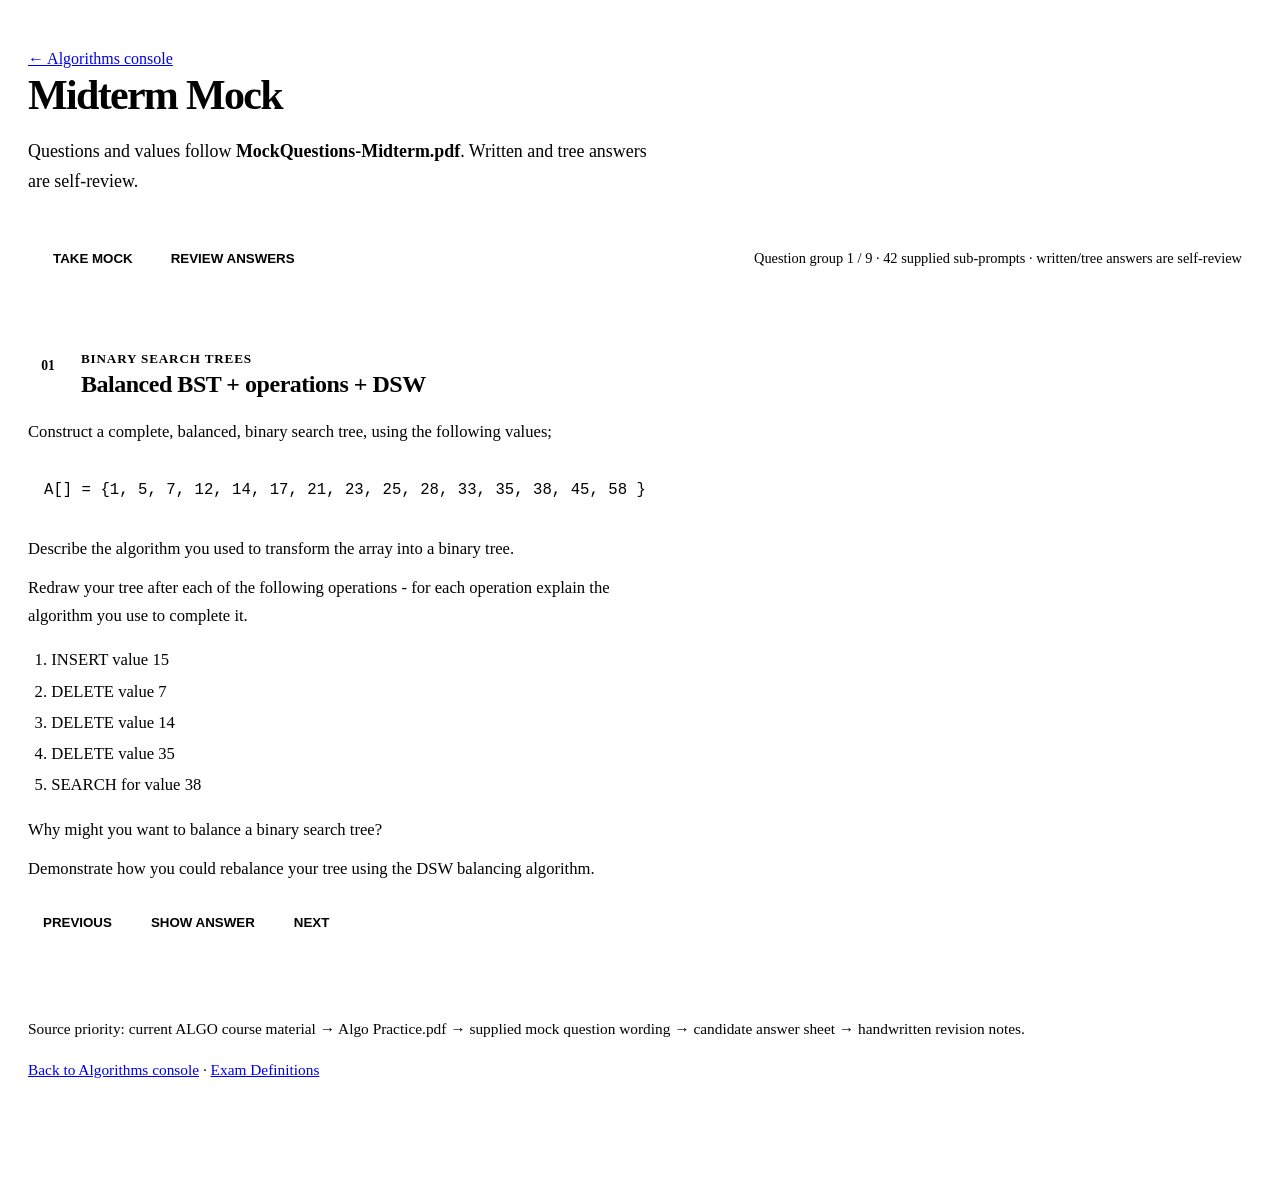
<file: midterm-mock.html>
<!doctype html>
<html lang="en">
<head>
<meta charset="utf-8">
<meta name="viewport" content="width=device-width,initial-scale=1">
<script src="https://zann208.github.io/study/shared/v3/boot.js?v=20261030-4" data-console="algo" data-v2="midterm-mock.v2.html"></script>
<title>Midterm Mock — Algorithms & Data Structures</title>
<meta name="theme-color" content="#7d2638">
<link rel="stylesheet" href="./midterm-mock.css">
</head>
<body data-study-console="algo" data-console-id="algo" data-console-name="Algorithms & Data Structures">
<main class="mock-main" id="main">
  <header class="mock-hero">
    <a class="mock-back" href="./">← Algorithms console</a>
    <h1>Midterm Mock</h1>
    <p>Questions and values follow <strong>MockQuestions-Midterm.pdf</strong>. Written and tree answers are self-review.</p>
  </header>

  <div class="mock-modebar" aria-label="Mock mode">
    <button class="mock-btn primary" id="modeTake" type="button">TAKE MOCK</button>
    <button class="mock-btn" id="modeReview" type="button">REVIEW ANSWERS</button>
    <span class="mock-meta" id="mockPosition"></span>
  </div>

  <section class="mock-card" data-subcount="9">
    <div class="mock-qhead"><span class="mock-number">01</span><div><div class="mock-topic">Binary Search Trees</div><h2>Balanced BST + operations + DSW</h2></div></div>
    <div class="mock-question">
      <p>Construct a complete, balanced, binary search tree, using the following values;</p>
      <pre>A[] = {1, 5, 7, 12, 14, 17, 21, 23, 25, 28, 33, 35, 38, 45, 58 }</pre>
      <p>Describe the algorithm you used to transform the array into a binary tree.</p>
      <p>Redraw your tree after each of the following operations - for each operation explain the algorithm you use to complete it.</p>
      <ol><li>INSERT value 15</li><li>DELETE value 7</li><li>DELETE value 14</li><li>DELETE value 35</li><li>SEARCH for value 38</li></ol>
      <p>Why might you want to balance a binary search tree?</p>
      <p>Demonstrate how you could rebalance your tree using the DSW balancing algorithm.</p>
    </div>
    <div class="answer">
      <div class="answer-label">Best exam answer</div>
      <p><strong>Construction:</strong> choose the middle value as the root. Split the remaining values into left and right halves, then repeat the same middle-value process recursively for each half until no values are left to split. The first root is <strong>23</strong>.</p>
      <div class="tree-sequence">
        <div class="tree-step"><b>Initial balanced BST</b><div class="tree-diagram" data-tree="bst0"></div></div>
        <div class="tree-step"><b>INSERT 15</b><div class="tree-diagram" data-tree="bst1"></div></div>
        <div class="tree-step"><b>DELETE 7 · leaf</b><div class="tree-diagram" data-tree="bst2"></div></div>
        <div class="tree-step"><b>DELETE 14 · one child</b><div class="tree-diagram" data-tree="bst3"></div></div>
        <div class="tree-step"><b>DELETE 35 · two children</b><div class="tree-diagram" data-tree="bst4"></div></div>
      </div>
      <p><strong>INSERT 15:</strong> 15 &lt; 23 → go left; 15 &gt; 12 → go right; 15 &lt; 17 → go left; 15 &gt; 14 → insert 15 as the right child of 14.</p>
      <p><strong>DELETE 7:</strong> 7 &lt; 23 → left; 7 &lt; 12 → left; 7 &gt; 5 → right. Find 7 as a leaf node, so delete it directly.</p>
      <p><strong>DELETE 14:</strong> 14 &lt; 23 → left; 14 &gt; 12 → right; 14 &lt; 17 → left. Find 14 with one child, so promote its child 15 to replace it.</p>
      <p><strong>DELETE 35:</strong> 35 &gt; 23 → go right and find 35. It has two children, so promote the leftmost node of its right subtree, <strong>38</strong>, to replace 35, then remove the original 38.</p>
      <p><strong>SEARCH 38:</strong> 38 &gt; 23 → go right → 38 is found.</p>
      <p><strong>Why balance:</strong> after many insertions and deletions, a BST can become very unbalanced. Then search, insertion and deletion may no longer stay near O(log n) and can degrade toward O(n).</p>
      <h3>DSW</h3>
      <ol><li>Convert the tree into a right-leaning backbone (vine) using rotations.</li><li>Use rotations to compress the backbone back into a balanced tree.</li><li>Repeat the compression until the tree is balanced.</li></ol>
      <div class="tree-sequence">
        <div class="tree-step"><b>Backbone order</b><div class="flow"><span>1</span><i>→</i><span>5</span><i>→</i><span>12</span><i>→</i><span>15</span><i>→</i><span>17</span><i>→</i><span>21</span><i>→</i><span>23</span><i>→</i><span>25</span><i>→</i><span>28</span><i>→</i><span>33</span><i>→</i><span>38</span><i>→</i><span>45</span><i>→</i><span>58</span></div></div>
        <div class="tree-step"><b>One valid DSW-balanced result</b><div class="tree-diagram" data-tree="dsw"></div></div>
      </div>
      <p class="why"><strong>WHY:</strong> This follows the course's middle-element construction, deletion-by-copying convention, and DSW backbone/compression method.</p>
    </div>
    <div class="q-actions"><button class="mock-btn" data-prev type="button">PREVIOUS</button><button class="mock-btn primary" data-show-answer type="button">SHOW ANSWER</button><button class="mock-btn" data-next type="button">NEXT</button></div>
  </section>

  <section class="mock-card" data-subcount="4">
    <div class="mock-qhead"><span class="mock-number">02</span><div><div class="mock-topic">Traversal</div><h2>Recursive inorder function</h2></div></div>
    <div class="mock-question">
<pre>void BST&lt;Int&gt;::function1(BSTNode&lt;Int&gt; *p) {
if (p!=0) {
function1(p-&gt;left);
print(p-&gt;data);
function1(p-&gt;right);
}
}</pre>
      <p>What does the function do? How efficiently does it perform its task?</p>
      <p>Compare this with at least 2 alternative approaches.</p>
      <p>Show output of this function start from root use your latest tree.</p>
    </div>
    <div class="answer">
      <div class="answer-label">Best exam answer</div>
      <p>The function performs a depth-first <strong>inorder (LVR)</strong> traversal: left subtree → node → right subtree. It visits every node and prints the values in sorted order for a BST. Time complexity is <strong>O(n)</strong>.</p>
      <p><strong>Alternative 1 — iterative traversal:</strong> use an explicit stack instead of recursion.</p>
      <p><strong>Alternative 2 — Morris traversal:</strong> temporarily use links/threading so the tree can be traversed without recursion or an extra stack.</p>
      <p><strong>Output:</strong> <code>1 5 12 15 17 21 23 25 28 33 38 45 58</code></p>
      <p class="why"><strong>WHY:</strong> The exact supplied function calls left subtree, prints <code>p-&gt;data</code>, then calls right subtree.</p>
    </div>
    <div class="q-actions"><button class="mock-btn" data-prev type="button">PREVIOUS</button><button class="mock-btn primary" data-show-answer type="button">SHOW ANSWER</button><button class="mock-btn" data-next type="button">NEXT</button></div>
  </section>

  <section class="mock-card" data-subcount="5">
    <div class="mock-qhead"><span class="mock-number">03</span><div><div class="mock-topic">AVL</div><h2>Self-balancing rules + three inserts</h2></div></div>
    <div class="mock-question">
      <p>How do AVL trees differ from using a balancing algorithm</p>
      <p>What are the extra rules for managing an AVL tree?</p>
      <p>Redraw your AVL tree after each of the following operations</p>
      <ol><li>Insert 18</li><li>Insert 15</li><li>Insert 14</li></ol>
      <div class="source-visual source-reconstructed"><div class="tree-diagram" data-tree="avl0"></div><div class="source-caption">Initial AVL tree reconstructed from the supplied mock.</div></div>
    </div>
    <div class="answer">
      <div class="answer-label">Best exam answer</div>
      <p>An AVL tree is self-balancing, so it maintains balance automatically during insertions and deletions. Its balance factor is <strong>height(left) − height(right)</strong> and should stay at −1, 0 or +1. If a node becomes unbalanced, fix that subtree using LL, RR, LR or RL rotations instead of rebalancing the whole tree.</p>
      <div class="tree-sequence">
        <div class="tree-step"><b>Initial tree</b><div class="tree-diagram" data-tree="avl0"></div></div>
        <div class="tree-step"><b>Insert 18 · RR at 13 → rotate left</b><div class="tree-diagram" data-tree="avl18"></div></div>
        <div class="tree-step"><b>Insert 15 · balanced, no rotation</b><div class="tree-diagram" data-tree="avl15"></div></div>
        <div class="tree-step"><b>Insert 14 · RL at 13 → right at 15, left at 13</b><div class="tree-diagram" data-tree="avl14"></div></div>
      </div>
    </div>
    <div class="q-actions"><button class="mock-btn" data-prev type="button">PREVIOUS</button><button class="mock-btn primary" data-show-answer type="button">SHOW ANSWER</button><button class="mock-btn" data-next type="button">NEXT</button></div>
  </section>

  <section class="mock-card" data-subcount="3">
    <div class="mock-qhead"><span class="mock-number">04</span><div><div class="mock-topic">Splay Trees</div><h2>Access 4, then insert 16</h2></div></div>
    <div class="mock-question">
      <p>What is the purpose of self-adjusting trees (Splay Tress)?</p>
      <p>The following is a splay tree – redraw the splay tree after each of the following operations;</p>
      <ol><li>show each operation when access 4</li><li>then show each operation when insert 16</li></ol>
      <div class="source-visual source-reconstructed"><div class="tree-diagram" data-tree="splay0"></div><div class="source-caption">Initial Splay tree reconstructed from the supplied mock.</div></div>
    </div>
    <div class="answer">
      <div class="answer-label">Best exam answer</div>
      <p>A splay tree is self-adjusting. It improves average access time by moving a recently or frequently accessed node closer to the root.</p>
      <h3>Access 4</h3>
      <p>Access 4 along the path <code>11 → 8 → 1 → 4</code>. Perform the required splay rotations until 4 reaches the root: first a <strong>heterogeneous</strong> case, then a <strong>parent-root</strong> rotation.</p>
      <div class="tree-sequence">
        <div class="tree-step"><b>Before</b><div class="tree-diagram" data-tree="splay0"></div></div>
        <div class="tree-step"><b>After heterogeneous pair</b><div class="tree-diagram" data-tree="splay4a"></div></div>
        <div class="tree-step"><b>After parent-root rotation</b><div class="tree-diagram" data-tree="splay4"></div></div>
      </div>
      <h3>Insert 16</h3>
      <p>Insert 16 using the normal BST rule along <code>4 → 11 → 12 → 15 → 16</code>. Then splay 16 upward using the required <strong>homogeneous</strong> rotations until 16 becomes the root.</p>
      <div class="tree-sequence">
        <div class="tree-step"><b>After first homogeneous pair</b><div class="tree-diagram" data-tree="splay16a"></div></div>
        <div class="tree-step"><b>Final · 16 at root</b><div class="tree-diagram" data-tree="splay16"></div></div>
      </div>
    </div>
    <div class="q-actions"><button class="mock-btn" data-prev type="button">PREVIOUS</button><button class="mock-btn primary" data-show-answer type="button">SHOW ANSWER</button><button class="mock-btn" data-next type="button">NEXT</button></div>
  </section>

  <section class="mock-card" data-subcount="2">
    <div class="mock-qhead"><span class="mock-number">05</span><div><div class="mock-topic">Heaps</div><h2>Max heap + min heap</h2></div></div>
    <div class="mock-question">
      <p>What is max heap. and give 1 example that we may use max heap.</p>
      <p>What is min heap ? and give 1 example that use min heap.</p>
    </div>
    <div class="answer">
      <div class="answer-label">Best exam answer</div>
      <p><strong>Max heap:</strong> a binary tree where each parent is greater than or equal to its children, so the largest value is at the root. Example: a max-priority queue where the most important item is removed first.</p>
      <p><strong>Min heap:</strong> a binary tree where each parent is less than or equal to its children, so the smallest value is at the root. Example: an appointment queue where the earliest deadline is removed first.</p>
    </div>
    <div class="q-actions"><button class="mock-btn" data-prev type="button">PREVIOUS</button><button class="mock-btn primary" data-show-answer type="button">SHOW ANSWER</button><button class="mock-btn" data-next type="button">NEXT</button></div>
  </section>

  <section class="mock-card" data-subcount="6">
    <div class="mock-qhead"><span class="mock-number">06</span><div><div class="mock-topic">B-Tree operations</div><h2>Order-5 B-Tree</h2></div></div>
    <div class="mock-question">
      <p>Suggest a situation where using a B-Tree would be appropriate.</p>
      <p>The following is a B-Tree of order 5. Explain what would happen for each of the following operations;</p>
      <ol><li>SEARCH for value 52.</li><li>SEARCH for value 60</li><li>INSERT value 7</li><li>INSERT value 34</li><li>DELETE value 81</li></ol>
      <div class="source-visual source-reconstructed">
        <div class="btree-source" role="img" aria-label="Order-5 B-Tree from the supplied mock">
          <div class="btree-node btree-root"><span>41</span><span>66</span><span>87</span><span class="empty"></span></div>
          <div class="btree-groups">
            <div class="btree-group">
              <div class="btree-node"><span>8</span><span>18</span><span>26</span><span>35</span></div>
              <div class="btree-leaves"><span>2<br>4<br>6</span><span>10<br>12<br>14<br>16</span><span>20<br>22<br>24</span><span>28<br>30<br>31<br>32</span><span>36<br>37<br>38<br>39</span></div>
            </div>
            <div class="btree-group">
              <div class="btree-node"><span>48</span><span>52</span><span>56</span><span class="empty"></span></div>
              <div class="btree-leaves"><span>42<br>44<br>46</span><span>49<br>50<br>51</span><span>53<br>54<br>55</span><span>57<br>58<br>59</span></div>
            </div>
            <div class="btree-group">
              <div class="btree-node"><span>72</span><span>78</span><span>83</span><span class="empty"></span></div>
              <div class="btree-leaves"><span>68<br>69<br>70</span><span>73<br>74</span><span>79<br>81</span><span>84<br>85</span></div>
            </div>
          </div>
          <div class="source-caption">Exact populated nodes shown in the supplied order-5 B-Tree. The source diagram also shows the unused/rightmost pointer after 87.</div>
        </div>
      </div>
    </div>
    <div class="answer">
      <div class="answer-label">Best exam answer</div>
      <p><strong>Use case:</strong> a database containing many customer records or a large number of entries.</p>
      <p><strong>SEARCH 52:</strong></p><div class="flow"><span>[41 66 87]</span><i>→</i><span>[48 52 56]</span><i>→</i><span>52 FOUND</span></div>
      <p><strong>SEARCH 60:</strong></p><div class="flow"><span>[41 66 87]</span><i>→</i><span>[48 52 56]</span><i>→</i><span>[57 58 59]</span><i>→</i><span>NOT FOUND</span></div>
      <p><strong>INSERT 7:</strong> follow the leftmost path to leaf <code>[2 4 6]</code>. Insert 7 → <code>[2 4 6 7]</code>. The node still has at most 4 keys, so no split.</p>
      <p><strong>INSERT 34:</strong> go to leaf <code>[28 30 31 32]</code>. Insert → <code>[28 30 31 32 34]</code>, so it overflows. Split and promote 31. Parent becomes <code>[8 18 26 31 35]</code>, which also overflows; split it and promote 26. Root becomes <code>[26 41 66 87]</code>.</p>
      <p><strong>DELETE 81:</strong> follow the 66–87 branch to <code>[72 78 83]</code>, then leaf <code>[79 81]</code>. Delete 81 → <code>[79]</code>, which is under half full. Its sibling cannot lend, so combine with the right sibling using separator 83: <code>[79 83 84 85]</code>. Parent becomes <code>[72 78]</code>.</p>
      <p class="why"><strong>WHY:</strong> The insert-34 double split and delete-81 combine match the exact operation set in the supplied practice source.</p>
    </div>
    <div class="q-actions"><button class="mock-btn" data-prev type="button">PREVIOUS</button><button class="mock-btn primary" data-show-answer type="button">SHOW ANSWER</button><button class="mock-btn" data-next type="button">NEXT</button></div>
  </section>

  <section class="mock-card" data-subcount="3">
    <div class="mock-qhead"><span class="mock-number">07</span><div><div class="mock-topic">Multiway Trees</div><h2>B, B*, B**, B+</h2></div></div>
    <div class="mock-question">
      <p>In what situation would a B-Tree gain height?</p>
      <p>What is the difference between a B-Tree, a B*-Tree and a B**-Tree?</p>
      <p>What is a B+ Tree? Briefly discuss the advantage a B+ Tree gives over normal B-Trees.</p>
    </div>
    <div class="answer">
      <div class="answer-label">Best exam answer</div>
      <p><strong>B-Tree height:</strong> a B-Tree gains height only when the <strong>root itself splits</strong> and a new root is created.</p>
      <p><strong>B / B* / B**:</strong> a B-Tree is about half full and splits one full node into two. A B*-Tree is about two-thirds full and splits two nodes into three. A B**-Tree is about 75% full and splits three nodes into four.</p>
      <p><strong>B+ Tree:</strong> internal nodes act as indexes that guide the search to the actual data stored in the leaf nodes. This allows efficient searching.</p>
      <p class="why"><strong>WHY:</strong> This uses the existing ALGO Week 6 conventions, including the course statement that only a root split increases B-Tree height.</p>
    </div>
    <div class="q-actions"><button class="mock-btn" data-prev type="button">PREVIOUS</button><button class="mock-btn primary" data-show-answer type="button">SHOW ANSWER</button><button class="mock-btn" data-next type="button">NEXT</button></div>
  </section>

  <section class="mock-card" data-subcount="2">
    <div class="mock-qhead"><span class="mock-number">08</span><div><div class="mock-topic">Indexes & Tries</div><h2>Prefix B+ Tree + Trie</h2></div></div>
    <div class="mock-question"><p>What is a Prefix B+ Tree?</p><p>What is Trie</p></div>
    <div class="answer">
      <div class="answer-label">Best exam answer</div>
      <p><strong>Prefix B+ Tree:</strong> a type of B+ Tree that saves space by storing shared prefixes of keys only once.</p>
      <p><strong>Trie:</strong> a tree that searches using successive parts of a key, such as one character or bit at each level; the path from the root spells the key.</p>
    </div>
    <div class="q-actions"><button class="mock-btn" data-prev type="button">PREVIOUS</button><button class="mock-btn primary" data-show-answer type="button">SHOW ANSWER</button><button class="mock-btn" data-next type="button">NEXT</button></div>
  </section>

  <section class="mock-card" data-subcount="8">
    <div class="mock-qhead"><span class="mock-number">09</span><div><div class="mock-topic">Graph + Dijkstra</div><h2>Construct, classify, shortest paths from F</h2></div></div>
    <div class="mock-question">
      <p>Construct a graph, using the following values; answer the following;</p>
      <ul><li>is it a multigraph?</li><li>is it a pseudograph?</li><li>is it a digraph?</li><li>is it a weighted graph?</li><li>is it a complete graph?</li><li>is it a disjointed graph? (with isolated nodes).</li></ul>
      <p>Show shortest path from vertex F to every vertices using Dijkstra's algorithm</p>
      <div class="table-wrap source-matrix"><table class="mock-table matrix" aria-label="Exact weighted matrix from the supplied mock">
        <thead><tr><th></th><th>A</th><th>B</th><th>C</th><th>D</th><th>E</th><th>F</th><th>G</th><th>H</th><th>I</th></tr></thead>
        <tbody>
          <tr><th>A</th><td>0</td><td>2</td><td>1</td><td>7</td><td>0</td><td>0</td><td>0</td><td>0</td><td>0</td></tr>
          <tr><th>B</th><td>2</td><td>0</td><td>5</td><td>5</td><td>0</td><td>0</td><td>0</td><td>0</td><td>0</td></tr>
          <tr><th>C</th><td>1</td><td>5</td><td>0</td><td>4</td><td>0</td><td>9</td><td>0</td><td>0</td><td>0</td></tr>
          <tr><th>D</th><td>7</td><td>5</td><td>4</td><td>0</td><td>8</td><td>0</td><td>0</td><td>0</td><td>0</td></tr>
          <tr><th>E</th><td>0</td><td>0</td><td>0</td><td>8</td><td>0</td><td>3</td><td>7</td><td>0</td><td>0</td></tr>
          <tr><th>F</th><td>0</td><td>0</td><td>9</td><td>0</td><td>3</td><td>0</td><td>5</td><td>10</td><td>0</td></tr>
          <tr><th>G</th><td>0</td><td>0</td><td>0</td><td>0</td><td>7</td><td>5</td><td>0</td><td>11</td><td>6</td></tr>
          <tr><th>H</th><td>0</td><td>0</td><td>0</td><td>0</td><td>0</td><td>10</td><td>11</td><td>0</td><td>3</td></tr>
          <tr><th>I</th><td>0</td><td>0</td><td>0</td><td>0</td><td>0</td><td>0</td><td>6</td><td>3</td><td>0</td></tr>
        </tbody>
      </table></div>
    </div>
    <div class="answer">
      <div class="answer-label">Best exam answer</div>
      <div class="table-wrap"><table class="mock-table matrix">
        <thead><tr><th></th><th>A</th><th>B</th><th>C</th><th>D</th><th>E</th><th>F</th><th>G</th><th>H</th><th>I</th></tr></thead>
        <tbody>
          <tr><th>A</th><td>0</td><td>2</td><td>1</td><td>7</td><td>0</td><td>0</td><td>0</td><td>0</td><td>0</td></tr>
          <tr><th>B</th><td>2</td><td>0</td><td>5</td><td>5</td><td>0</td><td>0</td><td>0</td><td>0</td><td>0</td></tr>
          <tr><th>C</th><td>1</td><td>5</td><td>0</td><td>4</td><td>0</td><td>9</td><td>0</td><td>0</td><td>0</td></tr>
          <tr><th>D</th><td>7</td><td>5</td><td>4</td><td>0</td><td>8</td><td>0</td><td>0</td><td>0</td><td>0</td></tr>
          <tr><th>E</th><td>0</td><td>0</td><td>0</td><td>8</td><td>0</td><td>3</td><td>7</td><td>0</td><td>0</td></tr>
          <tr><th>F</th><td>0</td><td>0</td><td>9</td><td>0</td><td>3</td><td>0</td><td>5</td><td>10</td><td>0</td></tr>
          <tr><th>G</th><td>0</td><td>0</td><td>0</td><td>0</td><td>7</td><td>5</td><td>0</td><td>11</td><td>6</td></tr>
          <tr><th>H</th><td>0</td><td>0</td><td>0</td><td>0</td><td>0</td><td>10</td><td>11</td><td>0</td><td>3</td></tr>
          <tr><th>I</th><td>0</td><td>0</td><td>0</td><td>0</td><td>0</td><td>0</td><td>6</td><td>3</td><td>0</td></tr>
        </tbody>
      </table></div>
      <ul>
        <li><strong>Multigraph?</strong> No — the matrix represents at most one edge between each pair.</li>
        <li><strong>Pseudograph?</strong> No — the diagonal is zero, so there are no loops.</li>
        <li><strong>Digraph?</strong> No — the matrix is symmetric, so edges are undirected.</li>
        <li><strong>Weighted?</strong> Yes — non-zero entries are edge weights.</li>
        <li><strong>Complete?</strong> No — many vertex pairs have no edge.</li>
        <li><strong>Disjoint / isolated?</strong> No — the graph is connected and no vertex is isolated.</li>
      </ul>
      <h3>Dijkstra from F</h3>
      <div class="table-wrap"><table class="mock-table">
        <thead><tr><th>Vertex</th><th>Distance</th><th>Previous</th><th>Shortest path</th></tr></thead>
        <tbody>
          <tr><td>A</td><td>10</td><td>C</td><td>F → C → A</td></tr>
          <tr><td>B</td><td>12</td><td>A</td><td>F → C → A → B</td></tr>
          <tr><td>C</td><td>9</td><td>F</td><td>F → C</td></tr>
          <tr><td>D</td><td>11</td><td>E</td><td>F → E → D</td></tr>
          <tr><td>E</td><td>3</td><td>F</td><td>F → E</td></tr>
          <tr><td>F</td><td>0</td><td>—</td><td>F</td></tr>
          <tr><td>G</td><td>5</td><td>F</td><td>F → G</td></tr>
          <tr><td>H</td><td>10</td><td>F</td><td>F → H</td></tr>
          <tr><td>I</td><td>11</td><td>G</td><td>F → G → I</td></tr>
        </tbody>
      </table></div>
      <p class="why"><strong>Finalization order:</strong> F, E, G, C, A, H, D, I, B. A and H are both distance 10, and D and I are both distance 11; either tied pair may be finalized in the opposite order without changing the shortest distances.</p>
    </div>
    <div class="q-actions"><button class="mock-btn" data-prev type="button">PREVIOUS</button><button class="mock-btn primary" data-show-answer type="button">SHOW ANSWER</button><button class="mock-btn" data-next type="button">FINISH / REVIEW</button></div>
  </section>

  <footer class="mock-footer">
    <p>Source priority: current ALGO course material → Algo Practice.pdf → supplied mock question wording → candidate answer sheet → handwritten revision notes.</p>
    <p><a href="./">Back to Algorithms console</a> · <a href="./midterm.html">Exam Definitions</a></p>
  </footer>
</main>
<script src="./midterm-mock.js"></script>
<script src="./midterm-mock-readability.js"></script>
<script>
/* Study Console v3: Midterm Mock in the ALG frame (exam menu). */
(function () {
  (window.StudyConsole = window.StudyConsole || []).push({
    id: 'algo-midterm-mock', kind: 'exam', parent: 'algo',
    title: 'Midterm Mock', subtitle: 'Timed practice exam',
    docTitle: 'Midterm Mock',
    content: 'body > main',
    defaultView: 'mock',
    router: { show: function () {} },
    groups: [{ label: 'Exam', views: [{ id: 'mock', title: 'Midterm Mock', track: false }] }]
  });
})();
</script>
</body>
</html>
</file>
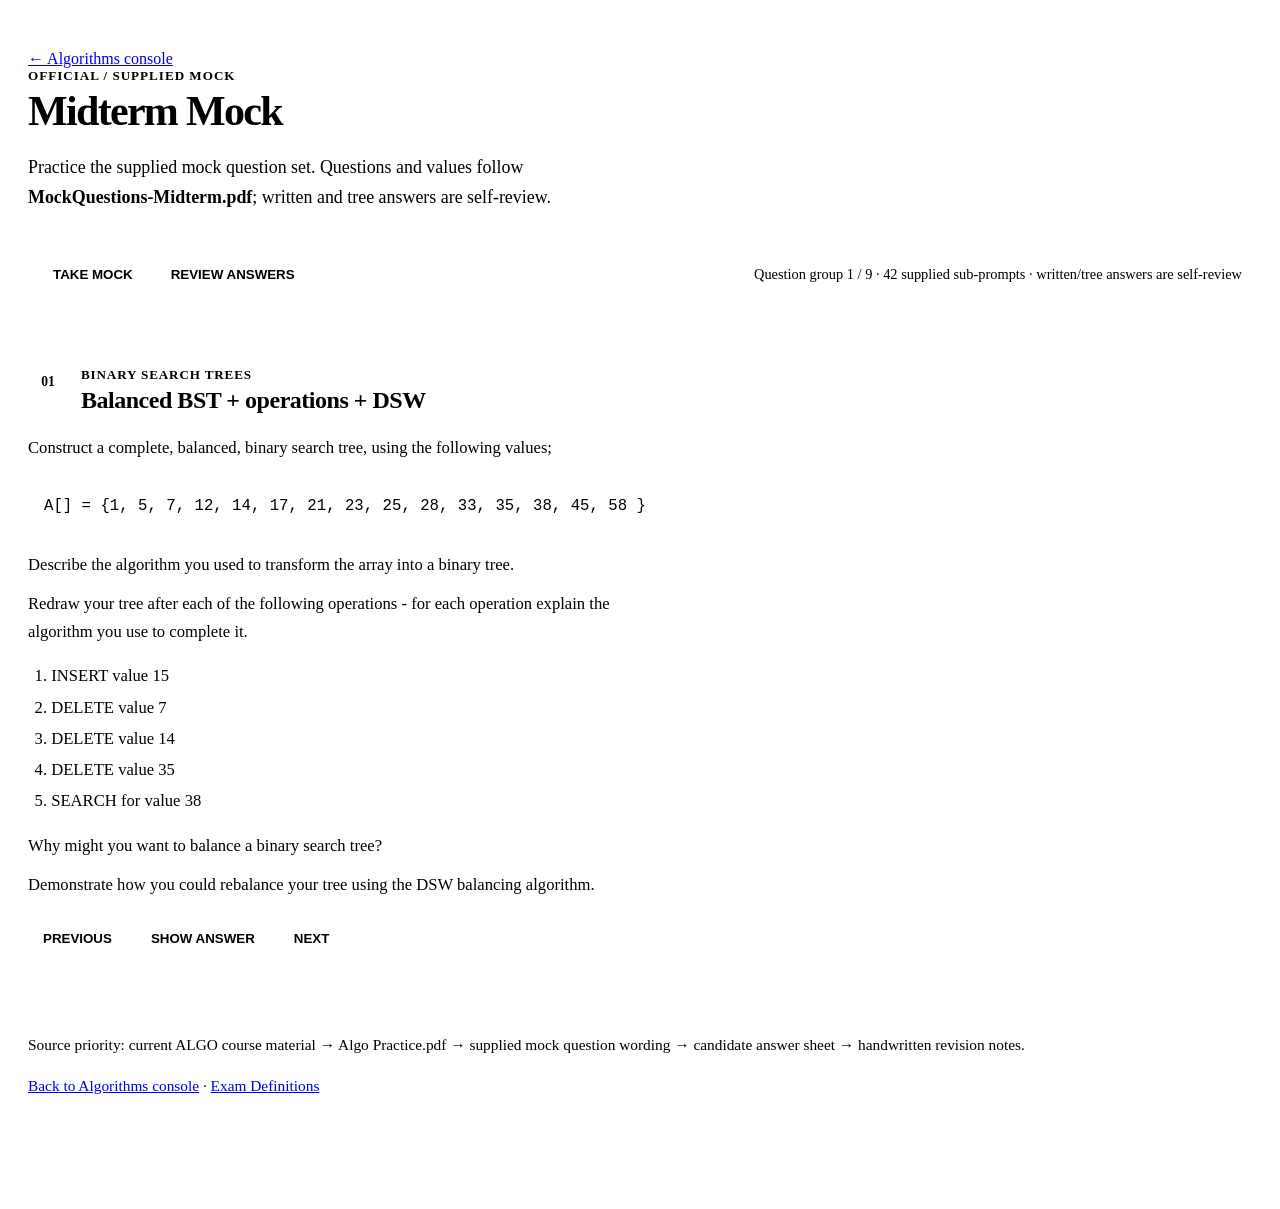
<file: midterm-mock.v2.html>
<!doctype html>
<html lang="en">
<head>
<meta charset="utf-8">
<meta name="viewport" content="width=device-width,initial-scale=1">
<script src="https://zann208.github.io/study/shared/v2/theme-init.js"></script>
<title>Midterm Mock — Algorithms & Data Structures</title>
<meta name="theme-color" content="#7d2638">
<link rel="stylesheet" href="https://zann208.github.io/study/shared/v2/study-system.css?v=20260911-width1">
<link rel="stylesheet" href="./midterm-mock.css">
<link rel="stylesheet" href="https://zann208.github.io/study/shared/v2/legacy-console.css">
<link rel="stylesheet" href="https://zann208.github.io/study/shared/v2/reading.css?v=20260910-layout2">
</head>
<body data-study-console="algo" data-console-id="algo" data-console-name="Algorithms & Data Structures">
<main class="mock-main" id="main">
  <header class="mock-hero">
    <a class="mock-back" href="./">← Algorithms console</a>
    <div class="mock-eyebrow">Official / supplied mock</div>
    <h1>Midterm Mock</h1>
    <p>Practice the supplied mock question set. Questions and values follow <strong>MockQuestions-Midterm.pdf</strong>; written and tree answers are self-review.</p>
  </header>

  <div class="mock-modebar" aria-label="Mock mode">
    <button class="mock-btn primary" id="modeTake" type="button">TAKE MOCK</button>
    <button class="mock-btn" id="modeReview" type="button">REVIEW ANSWERS</button>
    <span class="mock-meta" id="mockPosition"></span>
  </div>

  <section class="mock-card" data-subcount="9">
    <div class="mock-qhead"><span class="mock-number">01</span><div><div class="mock-topic">Binary Search Trees</div><h2>Balanced BST + operations + DSW</h2></div></div>
    <div class="mock-question">
      <p>Construct a complete, balanced, binary search tree, using the following values;</p>
      <pre>A[] = {1, 5, 7, 12, 14, 17, 21, 23, 25, 28, 33, 35, 38, 45, 58 }</pre>
      <p>Describe the algorithm you used to transform the array into a binary tree.</p>
      <p>Redraw your tree after each of the following operations - for each operation explain the algorithm you use to complete it.</p>
      <ol><li>INSERT value 15</li><li>DELETE value 7</li><li>DELETE value 14</li><li>DELETE value 35</li><li>SEARCH for value 38</li></ol>
      <p>Why might you want to balance a binary search tree?</p>
      <p>Demonstrate how you could rebalance your tree using the DSW balancing algorithm.</p>
    </div>
    <div class="answer">
      <div class="answer-label">Best exam answer</div>
      <p><strong>Construction:</strong> choose the middle value as the root. Split the remaining values into left and right halves, then repeat the same middle-value process recursively for each half until no values are left to split. The first root is <strong>23</strong>.</p>
      <div class="tree-sequence">
        <div class="tree-step"><b>Initial balanced BST</b><div class="tree-diagram" data-tree="bst0"></div></div>
        <div class="tree-step"><b>INSERT 15</b><div class="tree-diagram" data-tree="bst1"></div></div>
        <div class="tree-step"><b>DELETE 7 · leaf</b><div class="tree-diagram" data-tree="bst2"></div></div>
        <div class="tree-step"><b>DELETE 14 · one child</b><div class="tree-diagram" data-tree="bst3"></div></div>
        <div class="tree-step"><b>DELETE 35 · two children</b><div class="tree-diagram" data-tree="bst4"></div></div>
      </div>
      <p><strong>INSERT 15:</strong> 15 &lt; 23 → go left; 15 &gt; 12 → go right; 15 &lt; 17 → go left; 15 &gt; 14 → insert 15 as the right child of 14.</p>
      <p><strong>DELETE 7:</strong> 7 &lt; 23 → left; 7 &lt; 12 → left; 7 &gt; 5 → right. Find 7 as a leaf node, so delete it directly.</p>
      <p><strong>DELETE 14:</strong> 14 &lt; 23 → left; 14 &gt; 12 → right; 14 &lt; 17 → left. Find 14 with one child, so promote its child 15 to replace it.</p>
      <p><strong>DELETE 35:</strong> 35 &gt; 23 → go right and find 35. It has two children, so promote the leftmost node of its right subtree, <strong>38</strong>, to replace 35, then remove the original 38.</p>
      <p><strong>SEARCH 38:</strong> 38 &gt; 23 → go right → 38 is found.</p>
      <p><strong>Why balance:</strong> after many insertions and deletions, a BST can become very unbalanced. Then search, insertion and deletion may no longer stay near O(log n) and can degrade toward O(n).</p>
      <h3>DSW</h3>
      <ol><li>Convert the tree into a right-leaning backbone (vine) using rotations.</li><li>Use rotations to compress the backbone back into a balanced tree.</li><li>Repeat the compression until the tree is balanced.</li></ol>
      <div class="tree-sequence">
        <div class="tree-step"><b>Backbone order</b><div class="flow"><span>1</span><i>→</i><span>5</span><i>→</i><span>12</span><i>→</i><span>15</span><i>→</i><span>17</span><i>→</i><span>21</span><i>→</i><span>23</span><i>→</i><span>25</span><i>→</i><span>28</span><i>→</i><span>33</span><i>→</i><span>38</span><i>→</i><span>45</span><i>→</i><span>58</span></div></div>
        <div class="tree-step"><b>One valid DSW-balanced result</b><div class="tree-diagram" data-tree="dsw"></div></div>
      </div>
      <p class="why"><strong>WHY:</strong> This follows the course's middle-element construction, deletion-by-copying convention, and DSW backbone/compression method.</p>
    </div>
    <div class="q-actions"><button class="mock-btn" data-prev type="button">PREVIOUS</button><button class="mock-btn primary" data-show-answer type="button">SHOW ANSWER</button><button class="mock-btn" data-next type="button">NEXT</button></div>
  </section>

  <section class="mock-card" data-subcount="4">
    <div class="mock-qhead"><span class="mock-number">02</span><div><div class="mock-topic">Traversal</div><h2>Recursive inorder function</h2></div></div>
    <div class="mock-question">
<pre>void BST&lt;Int&gt;::function1(BSTNode&lt;Int&gt; *p) {
if (p!=0) {
function1(p-&gt;left);
print(p-&gt;data);
function1(p-&gt;right);
}
}</pre>
      <p>What does the function do? How efficiently does it perform its task?</p>
      <p>Compare this with at least 2 alternative approaches.</p>
      <p>Show output of this function start from root use your latest tree.</p>
    </div>
    <div class="answer">
      <div class="answer-label">Best exam answer</div>
      <p>The function performs a depth-first <strong>inorder (LVR)</strong> traversal: left subtree → node → right subtree. It visits every node and prints the values in sorted order for a BST. Time complexity is <strong>O(n)</strong>.</p>
      <p><strong>Alternative 1 — iterative traversal:</strong> use an explicit stack instead of recursion.</p>
      <p><strong>Alternative 2 — Morris traversal:</strong> temporarily use links/threading so the tree can be traversed without recursion or an extra stack.</p>
      <p><strong>Output:</strong> <code>1 5 12 15 17 21 23 25 28 33 38 45 58</code></p>
      <p class="why"><strong>WHY:</strong> The exact supplied function calls left subtree, prints <code>p-&gt;data</code>, then calls right subtree.</p>
    </div>
    <div class="q-actions"><button class="mock-btn" data-prev type="button">PREVIOUS</button><button class="mock-btn primary" data-show-answer type="button">SHOW ANSWER</button><button class="mock-btn" data-next type="button">NEXT</button></div>
  </section>

  <section class="mock-card" data-subcount="5">
    <div class="mock-qhead"><span class="mock-number">03</span><div><div class="mock-topic">AVL</div><h2>Self-balancing rules + three inserts</h2></div></div>
    <div class="mock-question">
      <p>How do AVL trees differ from using a balancing algorithm</p>
      <p>What are the extra rules for managing an AVL tree?</p>
      <p>Redraw your AVL tree after each of the following operations</p>
      <ol><li>Insert 18</li><li>Insert 15</li><li>Insert 14</li></ol>
      <div class="source-visual source-reconstructed"><div class="tree-diagram" data-tree="avl0"></div><div class="source-caption">Initial AVL tree reconstructed from the supplied mock.</div></div>
    </div>
    <div class="answer">
      <div class="answer-label">Best exam answer</div>
      <p>An AVL tree is self-balancing, so it maintains balance automatically during insertions and deletions. Its balance factor is <strong>height(left) − height(right)</strong> and should stay at −1, 0 or +1. If a node becomes unbalanced, fix that subtree using LL, RR, LR or RL rotations instead of rebalancing the whole tree.</p>
      <div class="tree-sequence">
        <div class="tree-step"><b>Initial tree</b><div class="tree-diagram" data-tree="avl0"></div></div>
        <div class="tree-step"><b>Insert 18 · RR at 13 → rotate left</b><div class="tree-diagram" data-tree="avl18"></div></div>
        <div class="tree-step"><b>Insert 15 · balanced, no rotation</b><div class="tree-diagram" data-tree="avl15"></div></div>
        <div class="tree-step"><b>Insert 14 · RL at 13 → right at 15, left at 13</b><div class="tree-diagram" data-tree="avl14"></div></div>
      </div>
    </div>
    <div class="q-actions"><button class="mock-btn" data-prev type="button">PREVIOUS</button><button class="mock-btn primary" data-show-answer type="button">SHOW ANSWER</button><button class="mock-btn" data-next type="button">NEXT</button></div>
  </section>

  <section class="mock-card" data-subcount="3">
    <div class="mock-qhead"><span class="mock-number">04</span><div><div class="mock-topic">Splay Trees</div><h2>Access 4, then insert 16</h2></div></div>
    <div class="mock-question">
      <p>What is the purpose of self-adjusting trees (Splay Tress)?</p>
      <p>The following is a splay tree – redraw the splay tree after each of the following operations;</p>
      <ol><li>show each operation when access 4</li><li>then show each operation when insert 16</li></ol>
      <div class="source-visual source-reconstructed"><div class="tree-diagram" data-tree="splay0"></div><div class="source-caption">Initial Splay tree reconstructed from the supplied mock.</div></div>
    </div>
    <div class="answer">
      <div class="answer-label">Best exam answer</div>
      <p>A splay tree is self-adjusting. It improves average access time by moving a recently or frequently accessed node closer to the root.</p>
      <h3>Access 4</h3>
      <p>Access 4 along the path <code>11 → 8 → 1 → 4</code>. Perform the required splay rotations until 4 reaches the root: first a <strong>heterogeneous</strong> case, then a <strong>parent-root</strong> rotation.</p>
      <div class="tree-sequence">
        <div class="tree-step"><b>Before</b><div class="tree-diagram" data-tree="splay0"></div></div>
        <div class="tree-step"><b>After heterogeneous pair</b><div class="tree-diagram" data-tree="splay4a"></div></div>
        <div class="tree-step"><b>After parent-root rotation</b><div class="tree-diagram" data-tree="splay4"></div></div>
      </div>
      <h3>Insert 16</h3>
      <p>Insert 16 using the normal BST rule along <code>4 → 11 → 12 → 15 → 16</code>. Then splay 16 upward using the required <strong>homogeneous</strong> rotations until 16 becomes the root.</p>
      <div class="tree-sequence">
        <div class="tree-step"><b>After first homogeneous pair</b><div class="tree-diagram" data-tree="splay16a"></div></div>
        <div class="tree-step"><b>Final · 16 at root</b><div class="tree-diagram" data-tree="splay16"></div></div>
      </div>
    </div>
    <div class="q-actions"><button class="mock-btn" data-prev type="button">PREVIOUS</button><button class="mock-btn primary" data-show-answer type="button">SHOW ANSWER</button><button class="mock-btn" data-next type="button">NEXT</button></div>
  </section>

  <section class="mock-card" data-subcount="2">
    <div class="mock-qhead"><span class="mock-number">05</span><div><div class="mock-topic">Heaps</div><h2>Max heap + min heap</h2></div></div>
    <div class="mock-question">
      <p>What is max heap. and give 1 example that we may use max heap.</p>
      <p>What is min heap ? and give 1 example that use min heap.</p>
    </div>
    <div class="answer">
      <div class="answer-label">Best exam answer</div>
      <p><strong>Max heap:</strong> a binary tree where each parent is greater than or equal to its children, so the largest value is at the root. Example: a max-priority queue where the most important item is removed first.</p>
      <p><strong>Min heap:</strong> a binary tree where each parent is less than or equal to its children, so the smallest value is at the root. Example: an appointment queue where the earliest deadline is removed first.</p>
    </div>
    <div class="q-actions"><button class="mock-btn" data-prev type="button">PREVIOUS</button><button class="mock-btn primary" data-show-answer type="button">SHOW ANSWER</button><button class="mock-btn" data-next type="button">NEXT</button></div>
  </section>

  <section class="mock-card" data-subcount="6">
    <div class="mock-qhead"><span class="mock-number">06</span><div><div class="mock-topic">B-Tree operations</div><h2>Order-5 B-Tree</h2></div></div>
    <div class="mock-question">
      <p>Suggest a situation where using a B-Tree would be appropriate.</p>
      <p>The following is a B-Tree of order 5. Explain what would happen for each of the following operations;</p>
      <ol><li>SEARCH for value 52.</li><li>SEARCH for value 60</li><li>INSERT value 7</li><li>INSERT value 34</li><li>DELETE value 81</li></ol>
      <div class="source-visual source-reconstructed">
        <div class="btree-source" role="img" aria-label="Order-5 B-Tree from the supplied mock">
          <div class="btree-node btree-root"><span>41</span><span>66</span><span>87</span><span class="empty"></span></div>
          <div class="btree-groups">
            <div class="btree-group">
              <div class="btree-node"><span>8</span><span>18</span><span>26</span><span>35</span></div>
              <div class="btree-leaves"><span>2<br>4<br>6</span><span>10<br>12<br>14<br>16</span><span>20<br>22<br>24</span><span>28<br>30<br>31<br>32</span><span>36<br>37<br>38<br>39</span></div>
            </div>
            <div class="btree-group">
              <div class="btree-node"><span>48</span><span>52</span><span>56</span><span class="empty"></span></div>
              <div class="btree-leaves"><span>42<br>44<br>46</span><span>49<br>50<br>51</span><span>53<br>54<br>55</span><span>57<br>58<br>59</span></div>
            </div>
            <div class="btree-group">
              <div class="btree-node"><span>72</span><span>78</span><span>83</span><span class="empty"></span></div>
              <div class="btree-leaves"><span>68<br>69<br>70</span><span>73<br>74</span><span>79<br>81</span><span>84<br>85</span></div>
            </div>
          </div>
          <div class="source-caption">Exact populated nodes shown in the supplied order-5 B-Tree. The source diagram also shows the unused/rightmost pointer after 87.</div>
        </div>
      </div>
    </div>
    <div class="answer">
      <div class="answer-label">Best exam answer</div>
      <p><strong>Use case:</strong> a database containing many customer records or a large number of entries.</p>
      <p><strong>SEARCH 52:</strong></p><div class="flow"><span>[41 66 87]</span><i>→</i><span>[48 52 56]</span><i>→</i><span>52 FOUND</span></div>
      <p><strong>SEARCH 60:</strong></p><div class="flow"><span>[41 66 87]</span><i>→</i><span>[48 52 56]</span><i>→</i><span>[57 58 59]</span><i>→</i><span>NOT FOUND</span></div>
      <p><strong>INSERT 7:</strong> follow the leftmost path to leaf <code>[2 4 6]</code>. Insert 7 → <code>[2 4 6 7]</code>. The node still has at most 4 keys, so no split.</p>
      <p><strong>INSERT 34:</strong> go to leaf <code>[28 30 31 32]</code>. Insert → <code>[28 30 31 32 34]</code>, so it overflows. Split and promote 31. Parent becomes <code>[8 18 26 31 35]</code>, which also overflows; split it and promote 26. Root becomes <code>[26 41 66 87]</code>.</p>
      <p><strong>DELETE 81:</strong> follow the 66–87 branch to <code>[72 78 83]</code>, then leaf <code>[79 81]</code>. Delete 81 → <code>[79]</code>, which is under half full. Its sibling cannot lend, so combine with the right sibling using separator 83: <code>[79 83 84 85]</code>. Parent becomes <code>[72 78]</code>.</p>
      <p class="why"><strong>WHY:</strong> The insert-34 double split and delete-81 combine match the exact operation set in the supplied practice source.</p>
    </div>
    <div class="q-actions"><button class="mock-btn" data-prev type="button">PREVIOUS</button><button class="mock-btn primary" data-show-answer type="button">SHOW ANSWER</button><button class="mock-btn" data-next type="button">NEXT</button></div>
  </section>

  <section class="mock-card" data-subcount="3">
    <div class="mock-qhead"><span class="mock-number">07</span><div><div class="mock-topic">Multiway Trees</div><h2>B, B*, B**, B+</h2></div></div>
    <div class="mock-question">
      <p>In what situation would a B-Tree gain height?</p>
      <p>What is the difference between a B-Tree, a B*-Tree and a B**-Tree?</p>
      <p>What is a B+ Tree? Briefly discuss the advantage a B+ Tree gives over normal B-Trees.</p>
    </div>
    <div class="answer">
      <div class="answer-label">Best exam answer</div>
      <p><strong>B-Tree height:</strong> a B-Tree gains height only when the <strong>root itself splits</strong> and a new root is created.</p>
      <p><strong>B / B* / B**:</strong> a B-Tree is about half full and splits one full node into two. A B*-Tree is about two-thirds full and splits two nodes into three. A B**-Tree is about 75% full and splits three nodes into four.</p>
      <p><strong>B+ Tree:</strong> internal nodes act as indexes that guide the search to the actual data stored in the leaf nodes. This allows efficient searching.</p>
      <p class="why"><strong>WHY:</strong> This uses the existing ALGO Week 6 conventions, including the course statement that only a root split increases B-Tree height.</p>
    </div>
    <div class="q-actions"><button class="mock-btn" data-prev type="button">PREVIOUS</button><button class="mock-btn primary" data-show-answer type="button">SHOW ANSWER</button><button class="mock-btn" data-next type="button">NEXT</button></div>
  </section>

  <section class="mock-card" data-subcount="2">
    <div class="mock-qhead"><span class="mock-number">08</span><div><div class="mock-topic">Indexes & Tries</div><h2>Prefix B+ Tree + Trie</h2></div></div>
    <div class="mock-question"><p>What is a Prefix B+ Tree?</p><p>What is Trie</p></div>
    <div class="answer">
      <div class="answer-label">Best exam answer</div>
      <p><strong>Prefix B+ Tree:</strong> a type of B+ Tree that saves space by storing shared prefixes of keys only once.</p>
      <p><strong>Trie:</strong> a tree that searches using successive parts of a key, such as one character or bit at each level; the path from the root spells the key.</p>
    </div>
    <div class="q-actions"><button class="mock-btn" data-prev type="button">PREVIOUS</button><button class="mock-btn primary" data-show-answer type="button">SHOW ANSWER</button><button class="mock-btn" data-next type="button">NEXT</button></div>
  </section>

  <section class="mock-card" data-subcount="8">
    <div class="mock-qhead"><span class="mock-number">09</span><div><div class="mock-topic">Graph + Dijkstra</div><h2>Construct, classify, shortest paths from F</h2></div></div>
    <div class="mock-question">
      <p>Construct a graph, using the following values; answer the following;</p>
      <ul><li>is it a multigraph?</li><li>is it a pseudograph?</li><li>is it a digraph?</li><li>is it a weighted graph?</li><li>is it a complete graph?</li><li>is it a disjointed graph? (with isolated nodes).</li></ul>
      <p>Show shortest path from vertex F to every vertices using Dijkstra's algorithm</p>
      <div class="table-wrap source-matrix"><table class="mock-table matrix" aria-label="Exact weighted matrix from the supplied mock">
        <thead><tr><th></th><th>A</th><th>B</th><th>C</th><th>D</th><th>E</th><th>F</th><th>G</th><th>H</th><th>I</th></tr></thead>
        <tbody>
          <tr><th>A</th><td>0</td><td>2</td><td>1</td><td>7</td><td>0</td><td>0</td><td>0</td><td>0</td><td>0</td></tr>
          <tr><th>B</th><td>2</td><td>0</td><td>5</td><td>5</td><td>0</td><td>0</td><td>0</td><td>0</td><td>0</td></tr>
          <tr><th>C</th><td>1</td><td>5</td><td>0</td><td>4</td><td>0</td><td>9</td><td>0</td><td>0</td><td>0</td></tr>
          <tr><th>D</th><td>7</td><td>5</td><td>4</td><td>0</td><td>8</td><td>0</td><td>0</td><td>0</td><td>0</td></tr>
          <tr><th>E</th><td>0</td><td>0</td><td>0</td><td>8</td><td>0</td><td>3</td><td>7</td><td>0</td><td>0</td></tr>
          <tr><th>F</th><td>0</td><td>0</td><td>9</td><td>0</td><td>3</td><td>0</td><td>5</td><td>10</td><td>0</td></tr>
          <tr><th>G</th><td>0</td><td>0</td><td>0</td><td>0</td><td>7</td><td>5</td><td>0</td><td>11</td><td>6</td></tr>
          <tr><th>H</th><td>0</td><td>0</td><td>0</td><td>0</td><td>0</td><td>10</td><td>11</td><td>0</td><td>3</td></tr>
          <tr><th>I</th><td>0</td><td>0</td><td>0</td><td>0</td><td>0</td><td>0</td><td>6</td><td>3</td><td>0</td></tr>
        </tbody>
      </table></div>
    </div>
    <div class="answer">
      <div class="answer-label">Best exam answer</div>
      <div class="table-wrap"><table class="mock-table matrix">
        <thead><tr><th></th><th>A</th><th>B</th><th>C</th><th>D</th><th>E</th><th>F</th><th>G</th><th>H</th><th>I</th></tr></thead>
        <tbody>
          <tr><th>A</th><td>0</td><td>2</td><td>1</td><td>7</td><td>0</td><td>0</td><td>0</td><td>0</td><td>0</td></tr>
          <tr><th>B</th><td>2</td><td>0</td><td>5</td><td>5</td><td>0</td><td>0</td><td>0</td><td>0</td><td>0</td></tr>
          <tr><th>C</th><td>1</td><td>5</td><td>0</td><td>4</td><td>0</td><td>9</td><td>0</td><td>0</td><td>0</td></tr>
          <tr><th>D</th><td>7</td><td>5</td><td>4</td><td>0</td><td>8</td><td>0</td><td>0</td><td>0</td><td>0</td></tr>
          <tr><th>E</th><td>0</td><td>0</td><td>0</td><td>8</td><td>0</td><td>3</td><td>7</td><td>0</td><td>0</td></tr>
          <tr><th>F</th><td>0</td><td>0</td><td>9</td><td>0</td><td>3</td><td>0</td><td>5</td><td>10</td><td>0</td></tr>
          <tr><th>G</th><td>0</td><td>0</td><td>0</td><td>0</td><td>7</td><td>5</td><td>0</td><td>11</td><td>6</td></tr>
          <tr><th>H</th><td>0</td><td>0</td><td>0</td><td>0</td><td>0</td><td>10</td><td>11</td><td>0</td><td>3</td></tr>
          <tr><th>I</th><td>0</td><td>0</td><td>0</td><td>0</td><td>0</td><td>0</td><td>6</td><td>3</td><td>0</td></tr>
        </tbody>
      </table></div>
      <ul>
        <li><strong>Multigraph?</strong> No — the matrix represents at most one edge between each pair.</li>
        <li><strong>Pseudograph?</strong> No — the diagonal is zero, so there are no loops.</li>
        <li><strong>Digraph?</strong> No — the matrix is symmetric, so edges are undirected.</li>
        <li><strong>Weighted?</strong> Yes — non-zero entries are edge weights.</li>
        <li><strong>Complete?</strong> No — many vertex pairs have no edge.</li>
        <li><strong>Disjoint / isolated?</strong> No — the graph is connected and no vertex is isolated.</li>
      </ul>
      <h3>Dijkstra from F</h3>
      <div class="table-wrap"><table class="mock-table">
        <thead><tr><th>Vertex</th><th>Distance</th><th>Previous</th><th>Shortest path</th></tr></thead>
        <tbody>
          <tr><td>A</td><td>10</td><td>C</td><td>F → C → A</td></tr>
          <tr><td>B</td><td>12</td><td>A</td><td>F → C → A → B</td></tr>
          <tr><td>C</td><td>9</td><td>F</td><td>F → C</td></tr>
          <tr><td>D</td><td>11</td><td>E</td><td>F → E → D</td></tr>
          <tr><td>E</td><td>3</td><td>F</td><td>F → E</td></tr>
          <tr><td>F</td><td>0</td><td>—</td><td>F</td></tr>
          <tr><td>G</td><td>5</td><td>F</td><td>F → G</td></tr>
          <tr><td>H</td><td>10</td><td>F</td><td>F → H</td></tr>
          <tr><td>I</td><td>11</td><td>G</td><td>F → G → I</td></tr>
        </tbody>
      </table></div>
      <p class="why"><strong>Finalization order:</strong> F, E, G, C, A, H, D, I, B. A and H are both distance 10, and D and I are both distance 11; either tied pair may be finalized in the opposite order without changing the shortest distances.</p>
    </div>
    <div class="q-actions"><button class="mock-btn" data-prev type="button">PREVIOUS</button><button class="mock-btn primary" data-show-answer type="button">SHOW ANSWER</button><button class="mock-btn" data-next type="button">FINISH / REVIEW</button></div>
  </section>

  <footer class="mock-footer">
    <p>Source priority: current ALGO course material → Algo Practice.pdf → supplied mock question wording → candidate answer sheet → handwritten revision notes.</p>
    <p><a href="./">Back to Algorithms console</a> · <a href="./midterm.html">Exam Definitions</a></p>
  </footer>
</main>
<script src="./midterm-mock.js"></script>
<script src="./midterm-mock-readability.js"></script>
<script src="https://zann208.github.io/study/shared/v2/study-system.js?v=20260910-layout2" defer></script>
<script src="https://zann208.github.io/study/shared/v2/reading.js?v=20260910-reading1" defer></script>
</body>
</html>
</file>
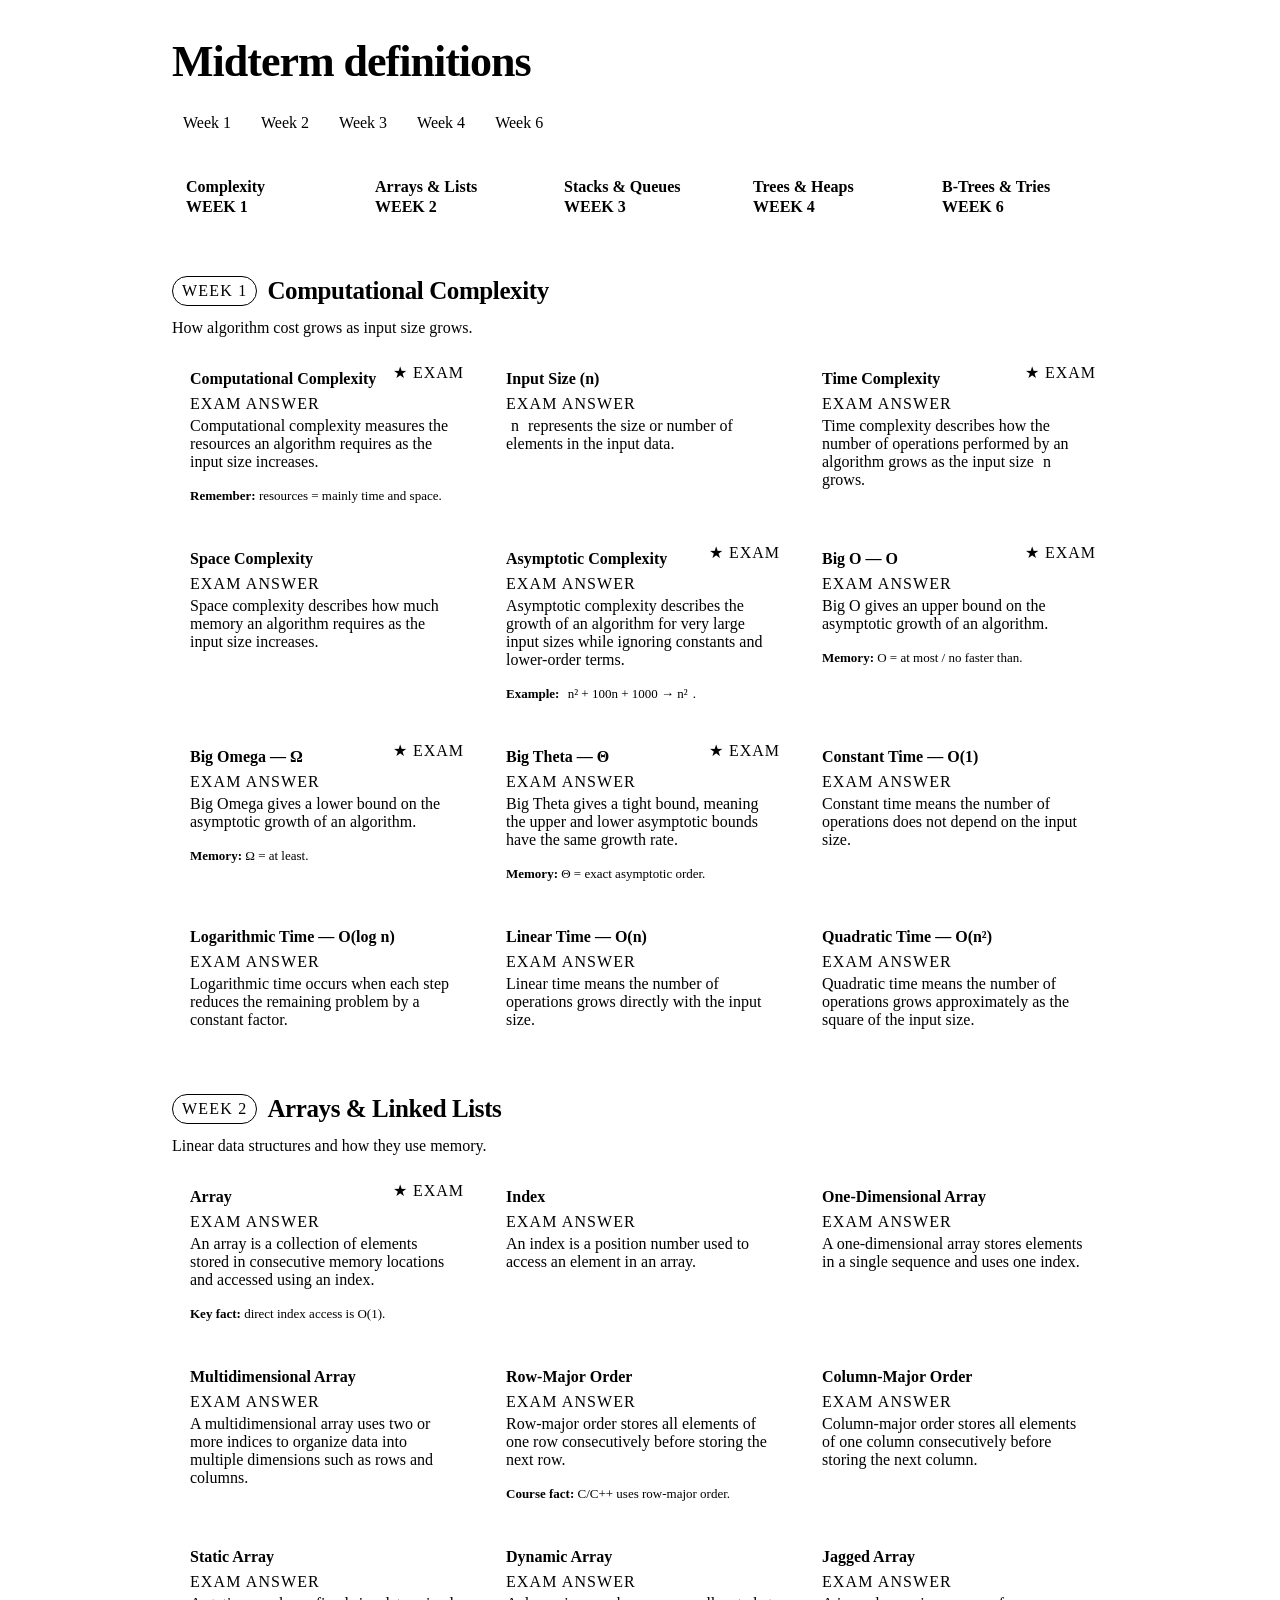
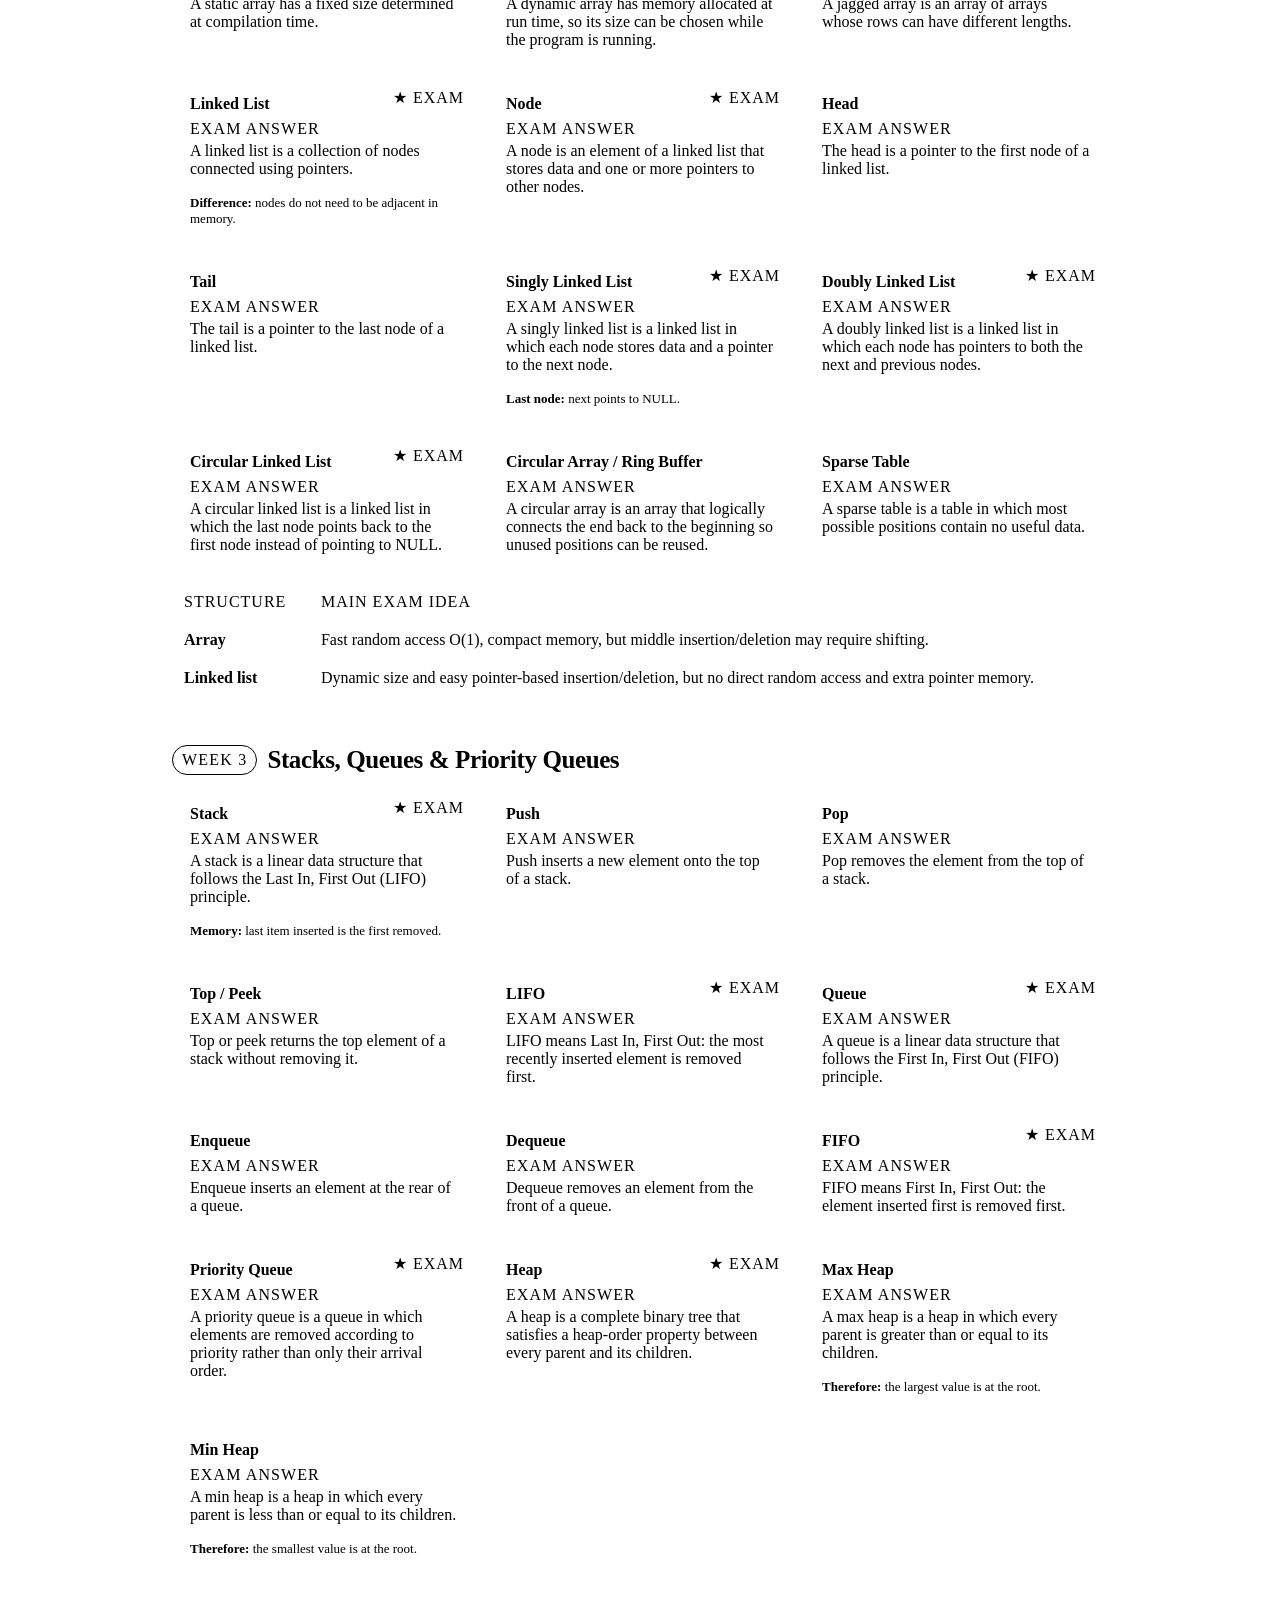
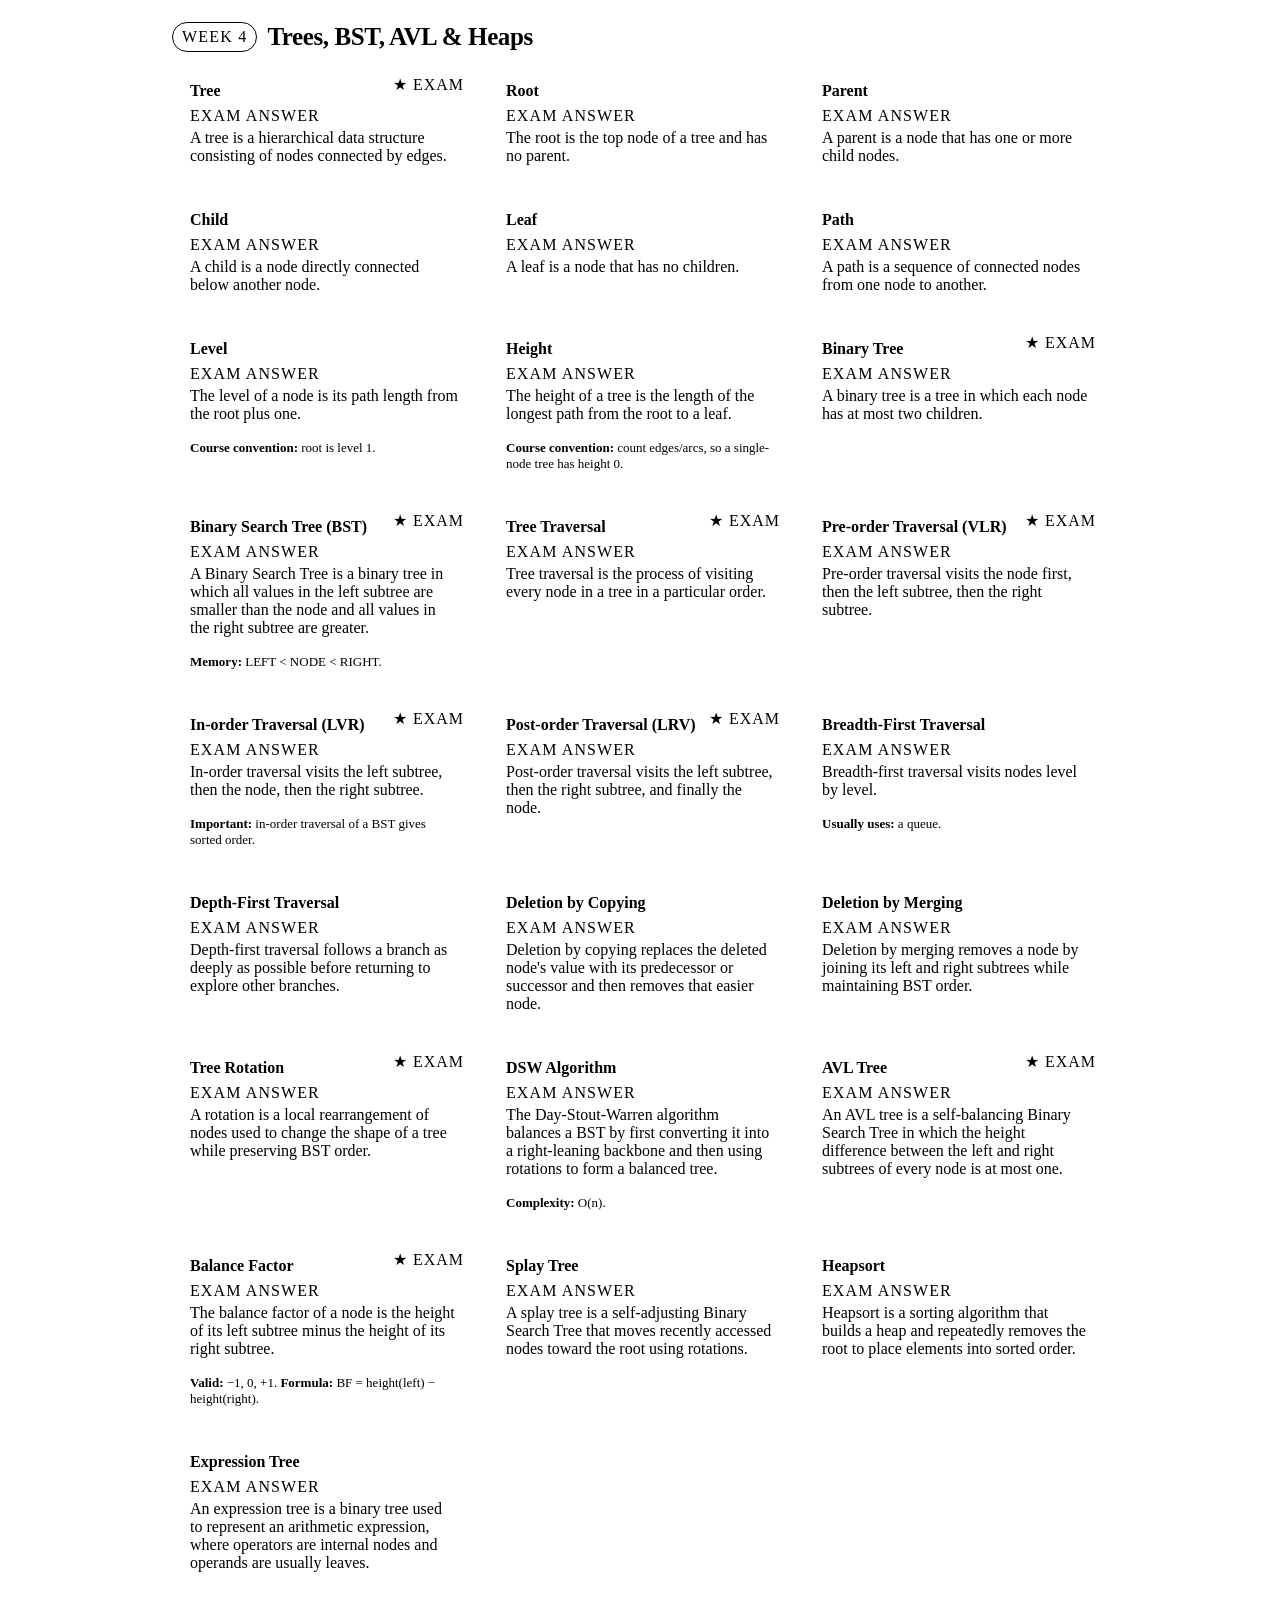
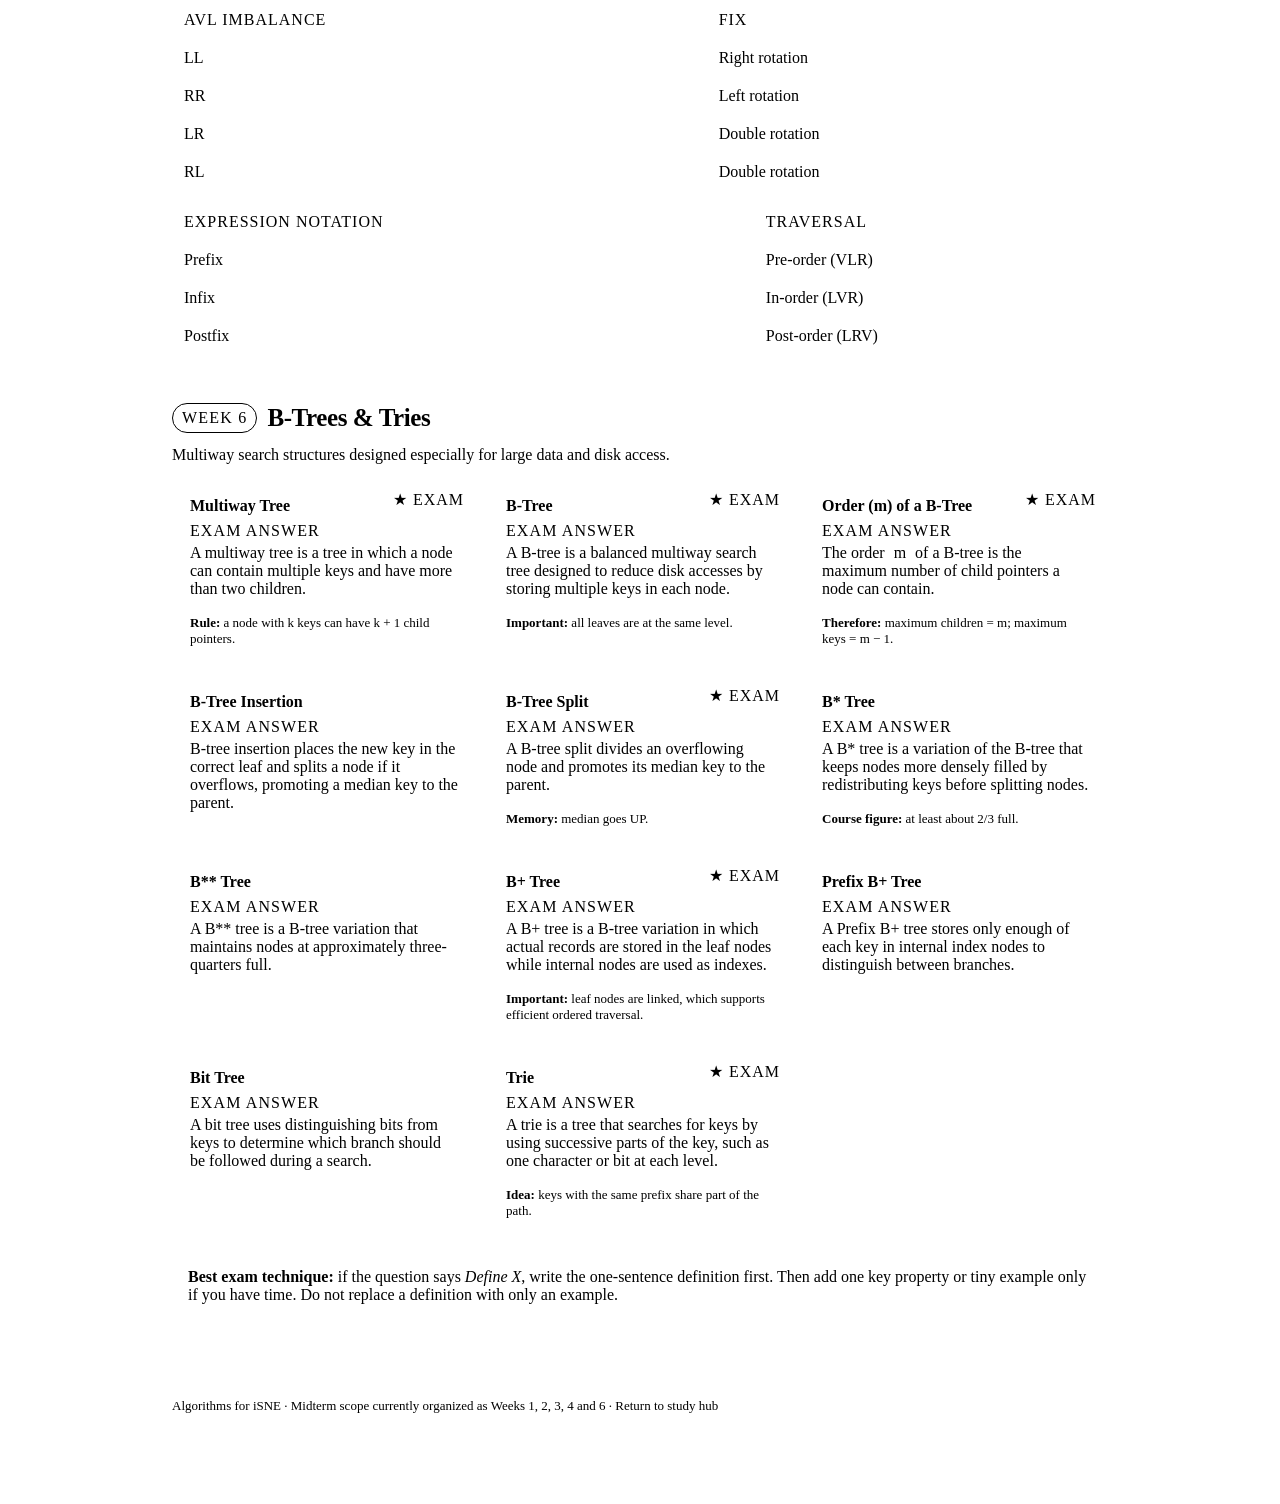
<file: midterm.html>
<!DOCTYPE html>
<html lang="en" class="dark">
<head>
<meta charset="UTF-8">
<meta name="viewport" content="width=device-width, initial-scale=1.0">
<script src="https://zann208.github.io/study/shared/v3/boot.js?v=20261030-4" data-console="algo" data-v2="midterm.v2.html"></script>
<title>Midterm definitions · Algorithms</title>
<meta name="theme-color" content="#0a0d14">
<style>
*{box-sizing:border-box;margin:0;padding:0}html{scroll-behavior:smooth;background:var(--bg)}body{background:var(--bg);color:var(--ink);font:16px/1.65 var(--sans);-webkit-font-smoothing:antialiased}a{color:var(--am);text-decoration:none}a:hover{text-decoration:underline}
.wrap{max-width:980px;margin:0 auto;padding:38px 22px 90px}.eyebrow{font:700 10px var(--mono);letter-spacing:1.7px;text-transform:uppercase;color:var(--am);margin-bottom:10px}h1{font-size:clamp(29px,5vw,44px);line-height:1.1;letter-spacing:-1px}.sub{color:var(--dim);font-size:17px;max-width:760px;margin-top:12px}.scope{display:flex;gap:8px;flex-wrap:wrap;margin:22px 0}.pill{font:700 11px var(--mono);border:1px solid var(--line2);border-radius:999px;padding:6px 11px;background:var(--panel)}
.jump{display:grid;grid-template-columns:repeat(auto-fit,minmax(140px,1fr));gap:9px;margin:28px 0 34px}.jump a{display:block;background:var(--panel);border:1px solid var(--line);border-radius:11px;padding:12px 14px;color:var(--ink);font-weight:700}.jump small{display:block;color:var(--faint);font:10px var(--mono);margin-top:2px}
.week{margin-top:48px;scroll-margin-top:76px}.weekhead{display:flex;align-items:center;gap:10px;margin-bottom:13px}.badge{font:800 10px var(--mono);letter-spacing:1.2px;text-transform:uppercase;padding:5px 9px;border:1px solid;border-radius:999px}.w1{color:var(--cy)}.w2{color:var(--rd)}.w3{color:var(--am)}.w4{color:var(--gr)}.w6{color:var(--vi)}h2{font-size:25px;letter-spacing:-.4px}.intro{color:var(--dim);margin-bottom:16px}
.grid{display:grid;grid-template-columns:repeat(auto-fit,minmax(280px,1fr));gap:12px}.def{background:var(--panel);border:1px solid var(--line);border-radius:12px;padding:17px 18px;position:relative}.def.star{border-color:color-mix(in srgb,var(--am) 45%,var(--line))}.def.star:before{content:"★ EXAM";position:absolute;top:10px;right:12px;color:var(--am);font:800 9px var(--mono);letter-spacing:1px}.term{font-weight:800;font-size:16px;margin-bottom:7px;padding-right:58px}.answer{color:var(--ink)}.answer:before{content:"Exam answer";display:block;color:var(--faint);font:700 9px var(--mono);text-transform:uppercase;letter-spacing:1.1px;margin-bottom:4px}.memory{margin-top:9px;color:var(--dim);font-size:13px;border-top:1px solid var(--line);padding-top:8px}.memory b{color:var(--am)}code{font:12px var(--mono);background:var(--panel2);border:1px solid var(--line);padding:1px 5px;border-radius:5px;color:var(--am)}
.table{width:100%;border-collapse:collapse;margin-top:12px;background:var(--panel);border:1px solid var(--line);border-radius:12px;overflow:hidden}.table th,.table td{text-align:left;padding:10px 12px;border-bottom:1px solid var(--line);vertical-align:top}.table th{font:700 10px var(--mono);text-transform:uppercase;letter-spacing:1px;color:var(--faint)}.table tr:last-child td{border-bottom:0}.note{margin-top:18px;border:1px solid color-mix(in srgb,var(--sc-warn) 30%,transparent);background:var(--sc-warn-soft);border-radius:11px;padding:14px 16px;color:var(--sc-text)}html.sc-embedded main.wrap>h1{display:none}.note b{color:var(--am)}
.footer{margin-top:58px;padding-top:22px;border-top:1px solid var(--line);color:var(--faint);font-size:13px}
@media(max-width:620px){.wrap{padding:28px 15px 70px}.grid{grid-template-columns:1fr}}
</style>
</head>
<body data-study-console="algo" data-console-id="algo" data-console-name="Algorithms & Data Structures">
<main class="wrap">
<h1>Midterm definitions</h1>
<div class="scope"><span class="pill">Week 1</span><span class="pill">Week 2</span><span class="pill">Week 3</span><span class="pill">Week 4</span><span class="pill">Week 6</span></div>
<nav class="jump"><a href="#w1">Complexity<small>WEEK 1</small></a><a href="#w2">Arrays & Lists<small>WEEK 2</small></a><a href="#w3">Stacks & Queues<small>WEEK 3</small></a><a href="#w4">Trees & Heaps<small>WEEK 4</small></a><a href="#w6">B-Trees & Tries<small>WEEK 6</small></a></nav>

<section class="week" id="w1"><div class="weekhead"><span class="badge w1">Week 1</span><h2>Computational Complexity</h2></div><p class="intro">How algorithm cost grows as input size grows.</p><div class="grid">
<div class="def star"><div class="term">Computational Complexity</div><div class="answer">Computational complexity measures the resources an algorithm requires as the input size increases.</div><div class="memory"><b>Remember:</b> resources = mainly time and space.</div></div>
<div class="def"><div class="term">Input Size (n)</div><div class="answer"><code>n</code> represents the size or number of elements in the input data.</div></div>
<div class="def star"><div class="term">Time Complexity</div><div class="answer">Time complexity describes how the number of operations performed by an algorithm grows as the input size <code>n</code> grows.</div></div>
<div class="def"><div class="term">Space Complexity</div><div class="answer">Space complexity describes how much memory an algorithm requires as the input size increases.</div></div>
<div class="def star"><div class="term">Asymptotic Complexity</div><div class="answer">Asymptotic complexity describes the growth of an algorithm for very large input sizes while ignoring constants and lower-order terms.</div><div class="memory"><b>Example:</b> <code>n² + 100n + 1000 → n²</code>.</div></div>
<div class="def star"><div class="term">Big O — O</div><div class="answer">Big O gives an upper bound on the asymptotic growth of an algorithm.</div><div class="memory"><b>Memory:</b> O = at most / no faster than.</div></div>
<div class="def star"><div class="term">Big Omega — Ω</div><div class="answer">Big Omega gives a lower bound on the asymptotic growth of an algorithm.</div><div class="memory"><b>Memory:</b> Ω = at least.</div></div>
<div class="def star"><div class="term">Big Theta — Θ</div><div class="answer">Big Theta gives a tight bound, meaning the upper and lower asymptotic bounds have the same growth rate.</div><div class="memory"><b>Memory:</b> Θ = exact asymptotic order.</div></div>
<div class="def"><div class="term">Constant Time — O(1)</div><div class="answer">Constant time means the number of operations does not depend on the input size.</div></div>
<div class="def"><div class="term">Logarithmic Time — O(log n)</div><div class="answer">Logarithmic time occurs when each step reduces the remaining problem by a constant factor.</div></div>
<div class="def"><div class="term">Linear Time — O(n)</div><div class="answer">Linear time means the number of operations grows directly with the input size.</div></div>
<div class="def"><div class="term">Quadratic Time — O(n²)</div><div class="answer">Quadratic time means the number of operations grows approximately as the square of the input size.</div></div>
</div></section>

<section class="week" id="w2"><div class="weekhead"><span class="badge w2">Week 2</span><h2>Arrays & Linked Lists</h2></div><p class="intro">Linear data structures and how they use memory.</p><div class="grid">
<div class="def star"><div class="term">Array</div><div class="answer">An array is a collection of elements stored in consecutive memory locations and accessed using an index.</div><div class="memory"><b>Key fact:</b> direct index access is O(1).</div></div>
<div class="def"><div class="term">Index</div><div class="answer">An index is a position number used to access an element in an array.</div></div>
<div class="def"><div class="term">One-Dimensional Array</div><div class="answer">A one-dimensional array stores elements in a single sequence and uses one index.</div></div>
<div class="def"><div class="term">Multidimensional Array</div><div class="answer">A multidimensional array uses two or more indices to organize data into multiple dimensions such as rows and columns.</div></div>
<div class="def"><div class="term">Row-Major Order</div><div class="answer">Row-major order stores all elements of one row consecutively before storing the next row.</div><div class="memory"><b>Course fact:</b> C/C++ uses row-major order.</div></div>
<div class="def"><div class="term">Column-Major Order</div><div class="answer">Column-major order stores all elements of one column consecutively before storing the next column.</div></div>
<div class="def"><div class="term">Static Array</div><div class="answer">A static array has a fixed size determined at compilation time.</div></div>
<div class="def"><div class="term">Dynamic Array</div><div class="answer">A dynamic array has memory allocated at run time, so its size can be chosen while the program is running.</div></div>
<div class="def"><div class="term">Jagged Array</div><div class="answer">A jagged array is an array of arrays whose rows can have different lengths.</div></div>
<div class="def star"><div class="term">Linked List</div><div class="answer">A linked list is a collection of nodes connected using pointers.</div><div class="memory"><b>Difference:</b> nodes do not need to be adjacent in memory.</div></div>
<div class="def star"><div class="term">Node</div><div class="answer">A node is an element of a linked list that stores data and one or more pointers to other nodes.</div></div>
<div class="def"><div class="term">Head</div><div class="answer">The head is a pointer to the first node of a linked list.</div></div>
<div class="def"><div class="term">Tail</div><div class="answer">The tail is a pointer to the last node of a linked list.</div></div>
<div class="def star"><div class="term">Singly Linked List</div><div class="answer">A singly linked list is a linked list in which each node stores data and a pointer to the next node.</div><div class="memory"><b>Last node:</b> next points to NULL.</div></div>
<div class="def star"><div class="term">Doubly Linked List</div><div class="answer">A doubly linked list is a linked list in which each node has pointers to both the next and previous nodes.</div></div>
<div class="def star"><div class="term">Circular Linked List</div><div class="answer">A circular linked list is a linked list in which the last node points back to the first node instead of pointing to NULL.</div></div>
<div class="def"><div class="term">Circular Array / Ring Buffer</div><div class="answer">A circular array is an array that logically connects the end back to the beginning so unused positions can be reused.</div></div>
<div class="def"><div class="term">Sparse Table</div><div class="answer">A sparse table is a table in which most possible positions contain no useful data.</div></div>
</div>
<table class="table"><tr><th>Structure</th><th>Main exam idea</th></tr><tr><td><b>Array</b></td><td>Fast random access O(1), compact memory, but middle insertion/deletion may require shifting.</td></tr><tr><td><b>Linked list</b></td><td>Dynamic size and easy pointer-based insertion/deletion, but no direct random access and extra pointer memory.</td></tr></table>
</section>

<section class="week" id="w3"><div class="weekhead"><span class="badge w3">Week 3</span><h2>Stacks, Queues & Priority Queues</h2></div><div class="grid">
<div class="def star"><div class="term">Stack</div><div class="answer">A stack is a linear data structure that follows the Last In, First Out (LIFO) principle.</div><div class="memory"><b>Memory:</b> last item inserted is the first removed.</div></div>
<div class="def"><div class="term">Push</div><div class="answer">Push inserts a new element onto the top of a stack.</div></div>
<div class="def"><div class="term">Pop</div><div class="answer">Pop removes the element from the top of a stack.</div></div>
<div class="def"><div class="term">Top / Peek</div><div class="answer">Top or peek returns the top element of a stack without removing it.</div></div>
<div class="def star"><div class="term">LIFO</div><div class="answer">LIFO means Last In, First Out: the most recently inserted element is removed first.</div></div>
<div class="def star"><div class="term">Queue</div><div class="answer">A queue is a linear data structure that follows the First In, First Out (FIFO) principle.</div></div>
<div class="def"><div class="term">Enqueue</div><div class="answer">Enqueue inserts an element at the rear of a queue.</div></div>
<div class="def"><div class="term">Dequeue</div><div class="answer">Dequeue removes an element from the front of a queue.</div></div>
<div class="def star"><div class="term">FIFO</div><div class="answer">FIFO means First In, First Out: the element inserted first is removed first.</div></div>
<div class="def star"><div class="term">Priority Queue</div><div class="answer">A priority queue is a queue in which elements are removed according to priority rather than only their arrival order.</div></div>
<div class="def star"><div class="term">Heap</div><div class="answer">A heap is a complete binary tree that satisfies a heap-order property between every parent and its children.</div></div>
<div class="def"><div class="term">Max Heap</div><div class="answer">A max heap is a heap in which every parent is greater than or equal to its children.</div><div class="memory"><b>Therefore:</b> the largest value is at the root.</div></div>
<div class="def"><div class="term">Min Heap</div><div class="answer">A min heap is a heap in which every parent is less than or equal to its children.</div><div class="memory"><b>Therefore:</b> the smallest value is at the root.</div></div>
</div></section>

<section class="week" id="w4"><div class="weekhead"><span class="badge w4">Week 4</span><h2>Trees, BST, AVL & Heaps</h2></div><div class="grid">
<div class="def star"><div class="term">Tree</div><div class="answer">A tree is a hierarchical data structure consisting of nodes connected by edges.</div></div>
<div class="def"><div class="term">Root</div><div class="answer">The root is the top node of a tree and has no parent.</div></div>
<div class="def"><div class="term">Parent</div><div class="answer">A parent is a node that has one or more child nodes.</div></div>
<div class="def"><div class="term">Child</div><div class="answer">A child is a node directly connected below another node.</div></div>
<div class="def"><div class="term">Leaf</div><div class="answer">A leaf is a node that has no children.</div></div>
<div class="def"><div class="term">Path</div><div class="answer">A path is a sequence of connected nodes from one node to another.</div></div>
<div class="def"><div class="term">Level</div><div class="answer">The level of a node is its path length from the root plus one.</div><div class="memory"><b>Course convention:</b> root is level 1.</div></div>
<div class="def"><div class="term">Height</div><div class="answer">The height of a tree is the length of the longest path from the root to a leaf.</div><div class="memory"><b>Course convention:</b> count edges/arcs, so a single-node tree has height 0.</div></div>
<div class="def star"><div class="term">Binary Tree</div><div class="answer">A binary tree is a tree in which each node has at most two children.</div></div>
<div class="def star"><div class="term">Binary Search Tree (BST)</div><div class="answer">A Binary Search Tree is a binary tree in which all values in the left subtree are smaller than the node and all values in the right subtree are greater.</div><div class="memory"><b>Memory:</b> LEFT &lt; NODE &lt; RIGHT.</div></div>
<div class="def star"><div class="term">Tree Traversal</div><div class="answer">Tree traversal is the process of visiting every node in a tree in a particular order.</div></div>
<div class="def star"><div class="term">Pre-order Traversal (VLR)</div><div class="answer">Pre-order traversal visits the node first, then the left subtree, then the right subtree.</div></div>
<div class="def star"><div class="term">In-order Traversal (LVR)</div><div class="answer">In-order traversal visits the left subtree, then the node, then the right subtree.</div><div class="memory"><b>Important:</b> in-order traversal of a BST gives sorted order.</div></div>
<div class="def star"><div class="term">Post-order Traversal (LRV)</div><div class="answer">Post-order traversal visits the left subtree, then the right subtree, and finally the node.</div></div>
<div class="def"><div class="term">Breadth-First Traversal</div><div class="answer">Breadth-first traversal visits nodes level by level.</div><div class="memory"><b>Usually uses:</b> a queue.</div></div>
<div class="def"><div class="term">Depth-First Traversal</div><div class="answer">Depth-first traversal follows a branch as deeply as possible before returning to explore other branches.</div></div>
<div class="def"><div class="term">Deletion by Copying</div><div class="answer">Deletion by copying replaces the deleted node's value with its predecessor or successor and then removes that easier node.</div></div>
<div class="def"><div class="term">Deletion by Merging</div><div class="answer">Deletion by merging removes a node by joining its left and right subtrees while maintaining BST order.</div></div>
<div class="def star"><div class="term">Tree Rotation</div><div class="answer">A rotation is a local rearrangement of nodes used to change the shape of a tree while preserving BST order.</div></div>
<div class="def"><div class="term">DSW Algorithm</div><div class="answer">The Day-Stout-Warren algorithm balances a BST by first converting it into a right-leaning backbone and then using rotations to form a balanced tree.</div><div class="memory"><b>Complexity:</b> O(n).</div></div>
<div class="def star"><div class="term">AVL Tree</div><div class="answer">An AVL tree is a self-balancing Binary Search Tree in which the height difference between the left and right subtrees of every node is at most one.</div></div>
<div class="def star"><div class="term">Balance Factor</div><div class="answer">The balance factor of a node is the height of its left subtree minus the height of its right subtree.</div><div class="memory"><b>Valid:</b> −1, 0, +1. <b>Formula:</b> BF = height(left) − height(right).</div></div>
<div class="def"><div class="term">Splay Tree</div><div class="answer">A splay tree is a self-adjusting Binary Search Tree that moves recently accessed nodes toward the root using rotations.</div></div>
<div class="def"><div class="term">Heapsort</div><div class="answer">Heapsort is a sorting algorithm that builds a heap and repeatedly removes the root to place elements into sorted order.</div></div>
<div class="def"><div class="term">Expression Tree</div><div class="answer">An expression tree is a binary tree used to represent an arithmetic expression, where operators are internal nodes and operands are usually leaves.</div></div>
</div>
<table class="table"><tr><th>AVL imbalance</th><th>Fix</th></tr><tr><td>LL</td><td>Right rotation</td></tr><tr><td>RR</td><td>Left rotation</td></tr><tr><td>LR</td><td>Double rotation</td></tr><tr><td>RL</td><td>Double rotation</td></tr></table>
<table class="table"><tr><th>Expression notation</th><th>Traversal</th></tr><tr><td>Prefix</td><td>Pre-order (VLR)</td></tr><tr><td>Infix</td><td>In-order (LVR)</td></tr><tr><td>Postfix</td><td>Post-order (LRV)</td></tr></table>
</section>

<section class="week" id="w6"><div class="weekhead"><span class="badge w6">Week 6</span><h2>B-Trees & Tries</h2></div><p class="intro">Multiway search structures designed especially for large data and disk access.</p><div class="grid">
<div class="def star"><div class="term">Multiway Tree</div><div class="answer">A multiway tree is a tree in which a node can contain multiple keys and have more than two children.</div><div class="memory"><b>Rule:</b> a node with k keys can have k + 1 child pointers.</div></div>
<div class="def star"><div class="term">B-Tree</div><div class="answer">A B-tree is a balanced multiway search tree designed to reduce disk accesses by storing multiple keys in each node.</div><div class="memory"><b>Important:</b> all leaves are at the same level.</div></div>
<div class="def star"><div class="term">Order (m) of a B-Tree</div><div class="answer">The order <code>m</code> of a B-tree is the maximum number of child pointers a node can contain.</div><div class="memory"><b>Therefore:</b> maximum children = m; maximum keys = m − 1.</div></div>
<div class="def"><div class="term">B-Tree Insertion</div><div class="answer">B-tree insertion places the new key in the correct leaf and splits a node if it overflows, promoting a median key to the parent.</div></div>
<div class="def star"><div class="term">B-Tree Split</div><div class="answer">A B-tree split divides an overflowing node and promotes its median key to the parent.</div><div class="memory"><b>Memory:</b> median goes UP.</div></div>
<div class="def"><div class="term">B* Tree</div><div class="answer">A B* tree is a variation of the B-tree that keeps nodes more densely filled by redistributing keys before splitting nodes.</div><div class="memory"><b>Course figure:</b> at least about 2/3 full.</div></div>
<div class="def"><div class="term">B** Tree</div><div class="answer">A B** tree is a B-tree variation that maintains nodes at approximately three-quarters full.</div></div>
<div class="def star"><div class="term">B+ Tree</div><div class="answer">A B+ tree is a B-tree variation in which actual records are stored in the leaf nodes while internal nodes are used as indexes.</div><div class="memory"><b>Important:</b> leaf nodes are linked, which supports efficient ordered traversal.</div></div>
<div class="def"><div class="term">Prefix B+ Tree</div><div class="answer">A Prefix B+ tree stores only enough of each key in internal index nodes to distinguish between branches.</div></div>
<div class="def"><div class="term">Bit Tree</div><div class="answer">A bit tree uses distinguishing bits from keys to determine which branch should be followed during a search.</div></div>
<div class="def star"><div class="term">Trie</div><div class="answer">A trie is a tree that searches for keys by using successive parts of the key, such as one character or bit at each level.</div><div class="memory"><b>Idea:</b> keys with the same prefix share part of the path.</div></div>
</div></section>

<div class="note"><b>Best exam technique:</b> if the question says <i>Define X</i>, write the one-sentence definition first. Then add one key property or tiny example only if you have time. Do not replace a definition with only an example.</div>
<div class="footer">Algorithms for iSNE · Midterm scope currently organized as Weeks 1, 2, 3, 4 and 6 · <a href="./">Return to study hub</a></div>
</main>
<script>
/* Study Console v3: standalone exam page in the ALG frame. Inside the main console this
   page is embedded in an iframe; boot.js then skips the frame and StudyShell is absent. */
(function () {
  (window.StudyConsole = window.StudyConsole || []).push({
    id: 'algo-midterm', kind: 'exam', parent: 'algo',
    title: 'Midterm exam definitions', subtitle: 'Definition bank',
    docTitle: 'Midterm exam definitions',
    content: 'body > main',
    defaultView: 'definitions',
    router: { show: function () {} },
    groups: [{ label: 'Sections', views: [{ id: 'definitions', title: 'All definitions', track: false, children: [{"id": "w1", "title": "Complexity · Week 1"}, {"id": "w2", "title": "Arrays & Lists · Week 2"}, {"id": "w3", "title": "Stacks & Queues · Week 3"}, {"id": "w4", "title": "Trees & Heaps · Week 4"}, {"id": "w6", "title": "B-Trees & Tries · Week 6"}] }] }]
  });
})();
</script>
</body></html>
</file>
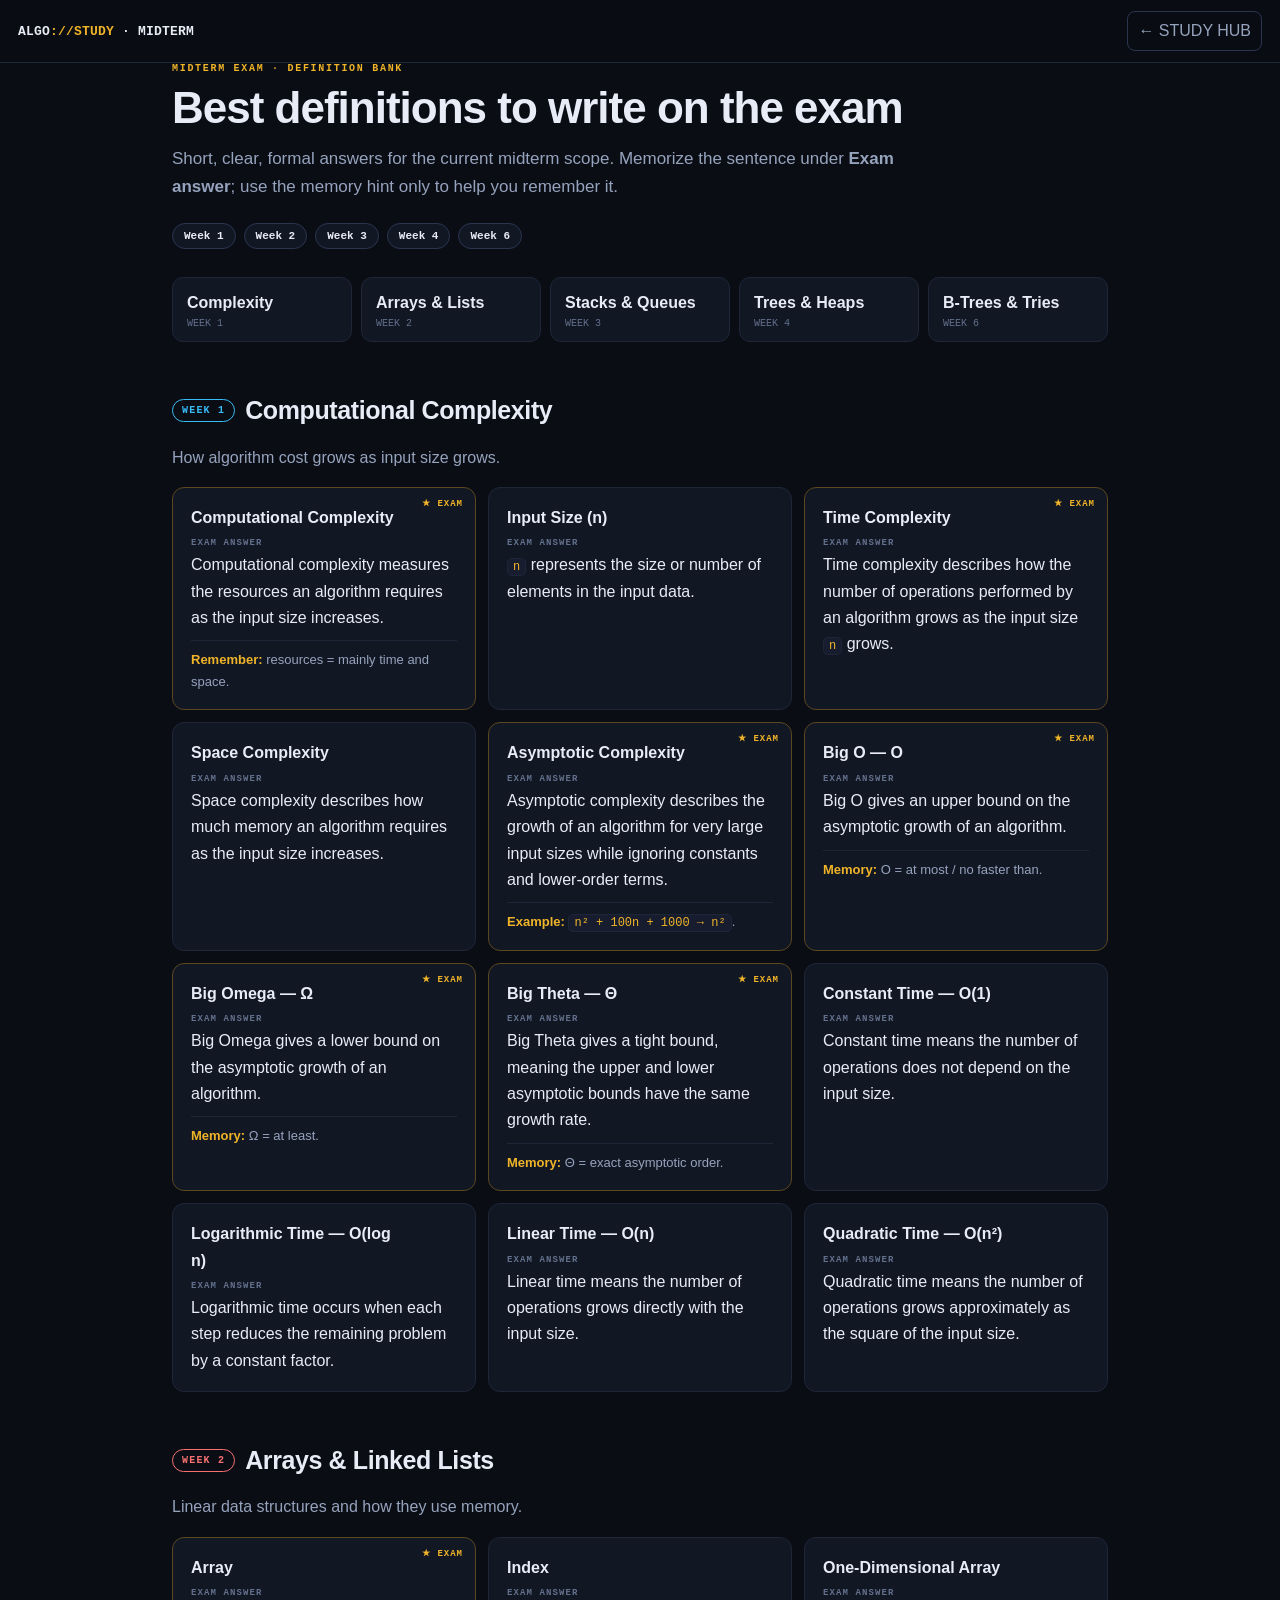
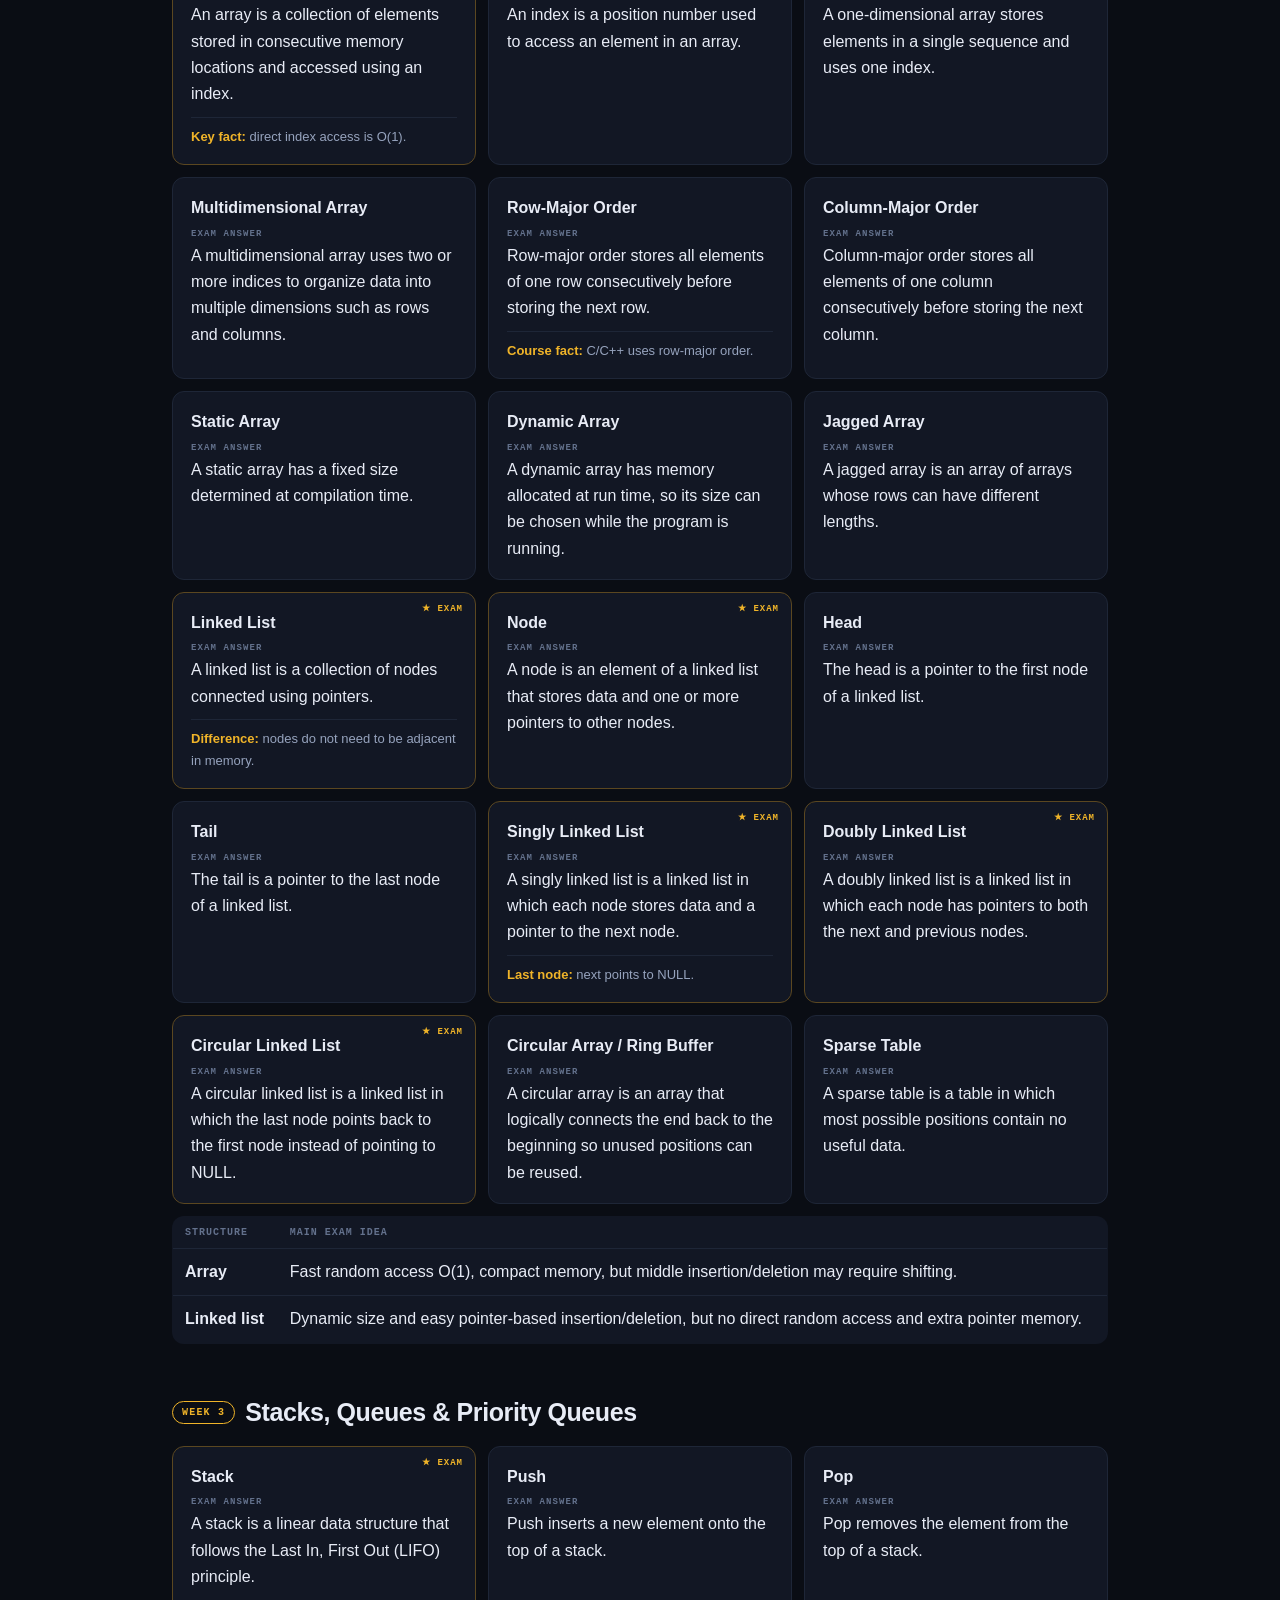
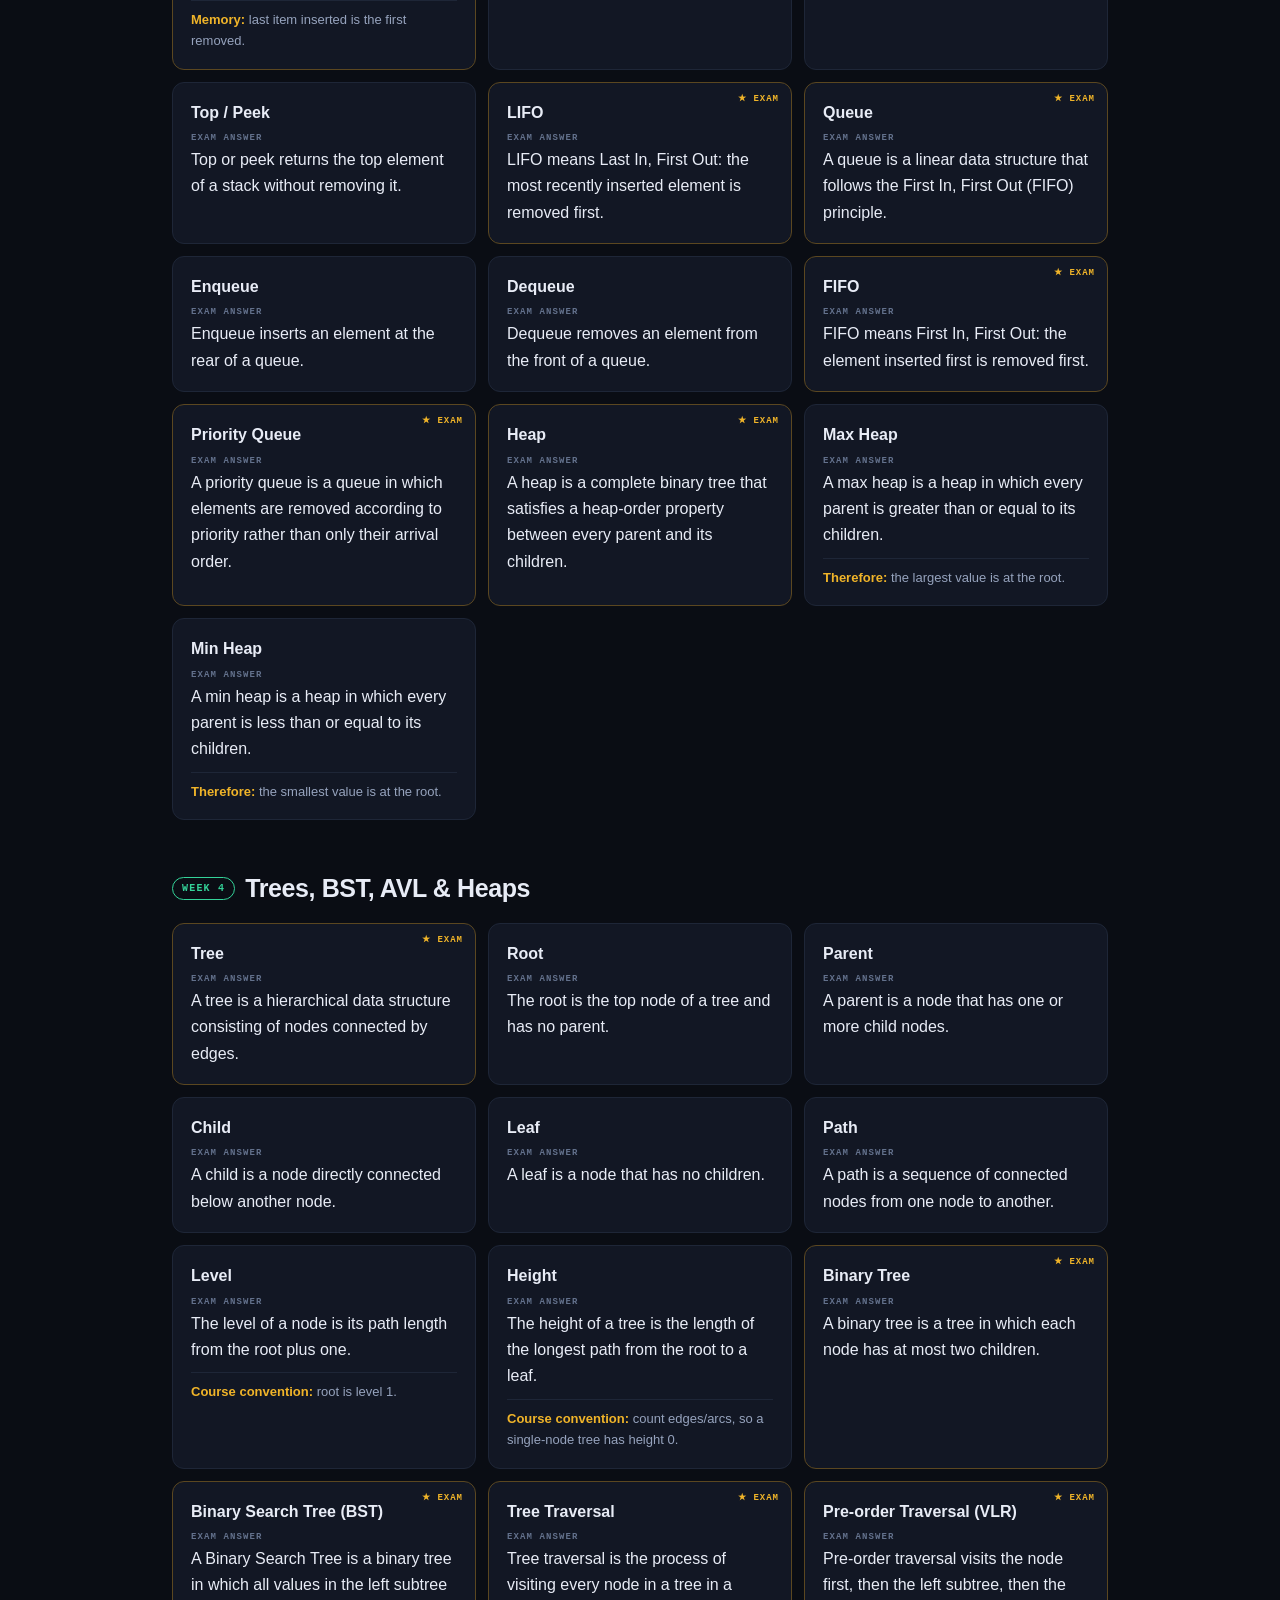
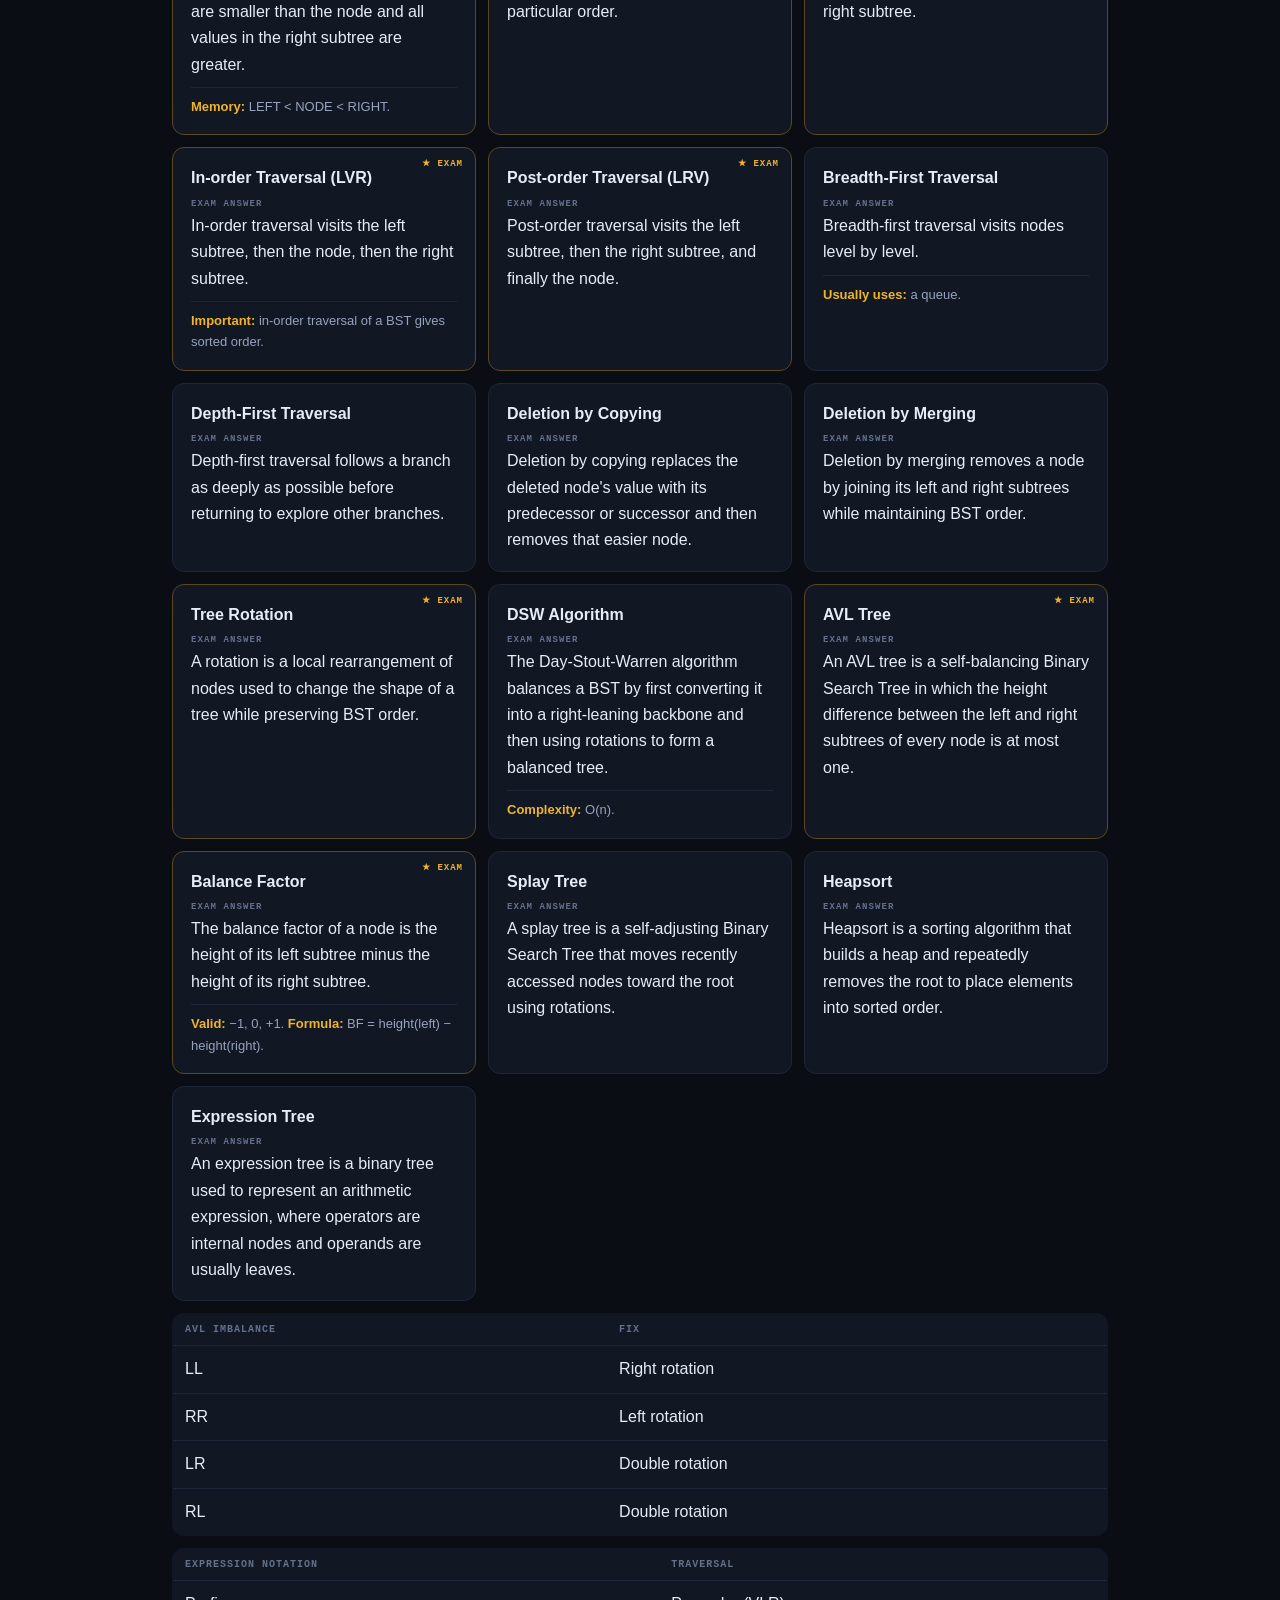
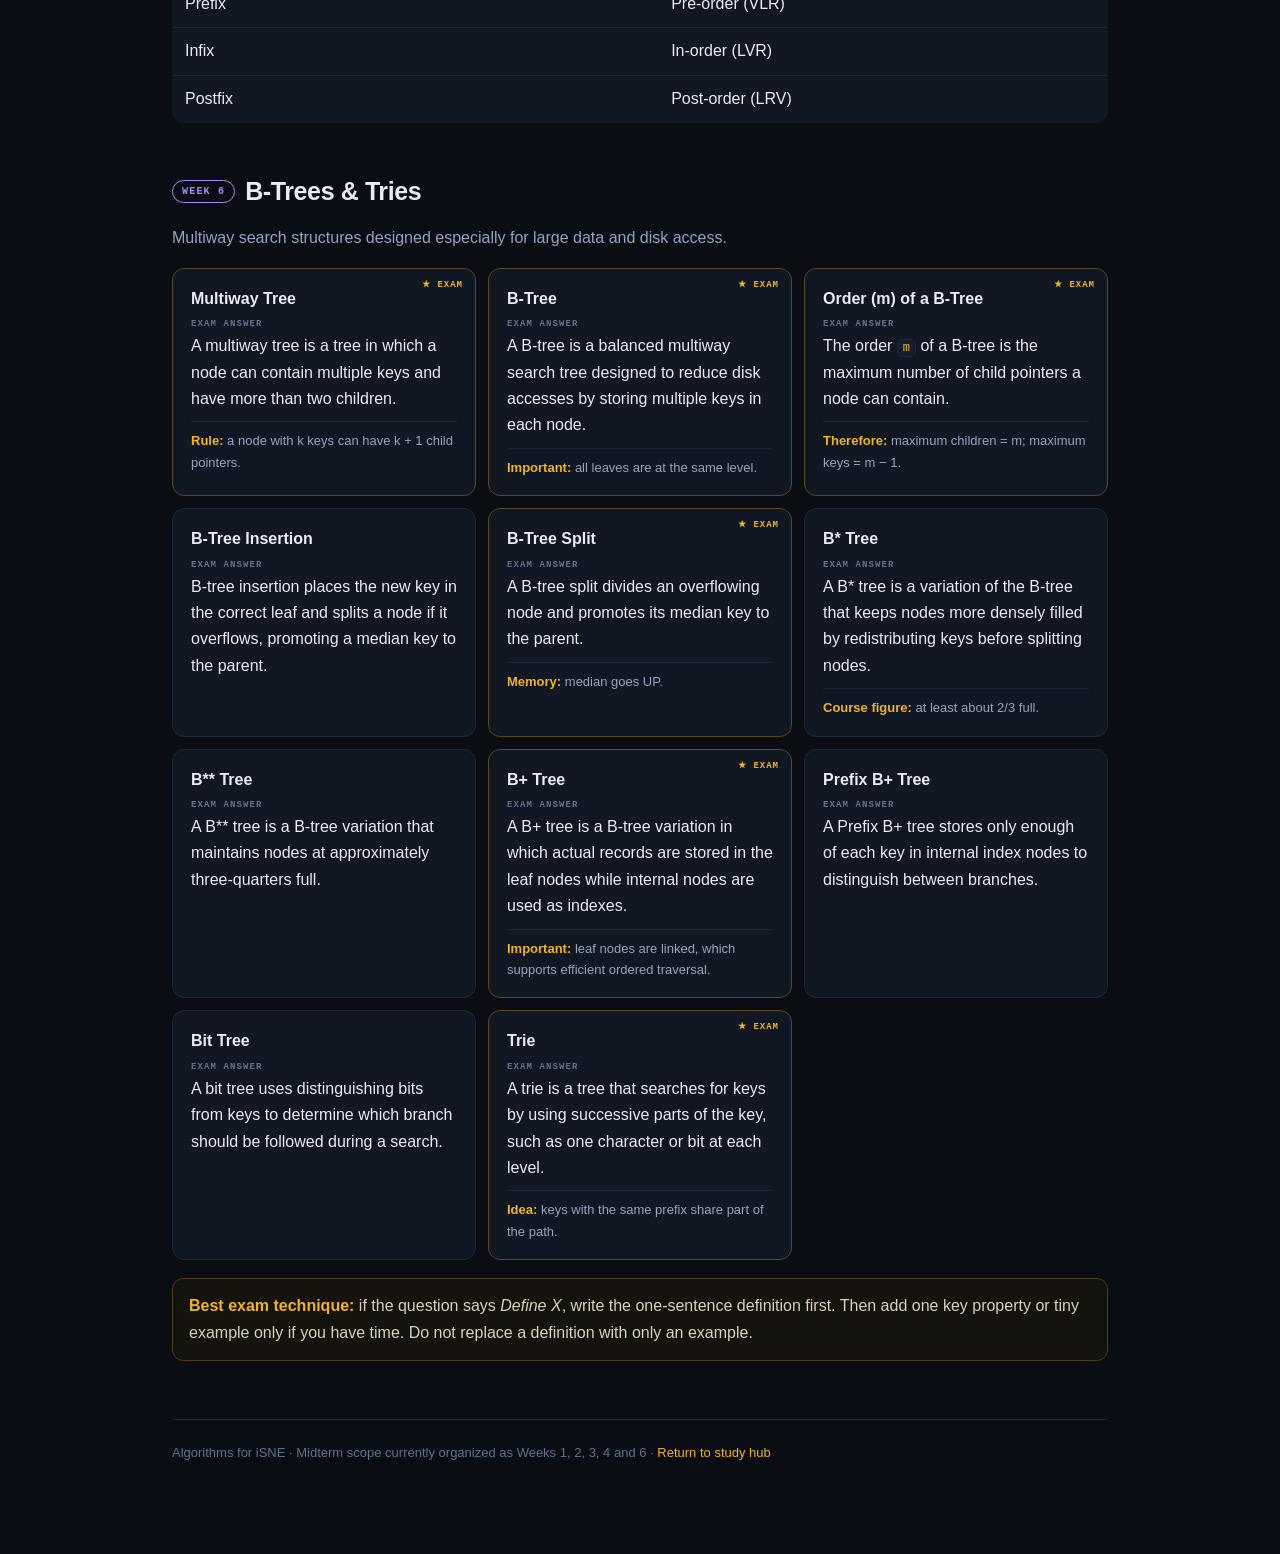
<file: midterm.v2.html>
<!DOCTYPE html>
<html lang="en" class="dark">
<head>
<meta charset="UTF-8">
<meta name="viewport" content="width=device-width, initial-scale=1.0">
<script src="https://zann208.github.io/study/shared/v2/theme-init.js"></script>
<title>Midterm Definitions // ALGO</title>
<meta name="theme-color" content="#0a0d14">
<style>
:root{--bg:#0a0d14;--panel:#121724;--panel2:#171d2e;--ink:#e8ecf6;--dim:#96a3bd;--faint:#63718c;--am:#f0b429;--cy:#38bdf8;--rd:#f87171;--gr:#34d399;--vi:#a78bfa;--line:#1e2637;--line2:#2b3550;--mono:"SF Mono",ui-monospace,Menlo,Consolas,monospace;--sans:-apple-system,BlinkMacSystemFont,"Segoe UI",Roboto,Arial,sans-serif}
*{box-sizing:border-box;margin:0;padding:0}html{scroll-behavior:smooth;background:var(--bg)}body{background:var(--bg);color:var(--ink);font:16px/1.65 var(--sans);-webkit-font-smoothing:antialiased}a{color:var(--am);text-decoration:none}a:hover{text-decoration:underline}
.top{position:sticky;top:0;z-index:20;background:rgba(10,13,20,.94);backdrop-filter:blur(12px);border-bottom:1px solid var(--line);padding:11px 18px;display:flex;gap:12px;align-items:center}.brand{font:700 13px var(--mono);letter-spacing:.2px}.brand span{color:var(--am)}.back{margin-left:auto;border:1px solid var(--line2);border-radius:8px;padding:6px 10px;font:700 11px var(--mono);color:var(--dim)}
.wrap{max-width:980px;margin:0 auto;padding:38px 22px 90px}.eyebrow{font:700 10px var(--mono);letter-spacing:1.7px;text-transform:uppercase;color:var(--am);margin-bottom:10px}h1{font-size:clamp(29px,5vw,44px);line-height:1.1;letter-spacing:-1px}.sub{color:var(--dim);font-size:17px;max-width:760px;margin-top:12px}.scope{display:flex;gap:8px;flex-wrap:wrap;margin:22px 0}.pill{font:700 11px var(--mono);border:1px solid var(--line2);border-radius:999px;padding:6px 11px;background:var(--panel)}
.jump{display:grid;grid-template-columns:repeat(auto-fit,minmax(140px,1fr));gap:9px;margin:28px 0 34px}.jump a{display:block;background:var(--panel);border:1px solid var(--line);border-radius:11px;padding:12px 14px;color:var(--ink);font-weight:700}.jump small{display:block;color:var(--faint);font:10px var(--mono);margin-top:2px}
.week{margin-top:48px;scroll-margin-top:76px}.weekhead{display:flex;align-items:center;gap:10px;margin-bottom:13px}.badge{font:800 10px var(--mono);letter-spacing:1.2px;text-transform:uppercase;padding:5px 9px;border:1px solid;border-radius:999px}.w1{color:var(--cy)}.w2{color:var(--rd)}.w3{color:var(--am)}.w4{color:var(--gr)}.w6{color:var(--vi)}h2{font-size:25px;letter-spacing:-.4px}.intro{color:var(--dim);margin-bottom:16px}
.grid{display:grid;grid-template-columns:repeat(auto-fit,minmax(280px,1fr));gap:12px}.def{background:var(--panel);border:1px solid var(--line);border-radius:12px;padding:17px 18px;position:relative}.def.star{border-color:#5b4720}.def.star:before{content:"★ EXAM";position:absolute;top:10px;right:12px;color:var(--am);font:800 9px var(--mono);letter-spacing:1px}.term{font-weight:800;font-size:16px;margin-bottom:7px;padding-right:58px}.answer{color:var(--ink)}.answer:before{content:"Exam answer";display:block;color:var(--faint);font:700 9px var(--mono);text-transform:uppercase;letter-spacing:1.1px;margin-bottom:4px}.memory{margin-top:9px;color:var(--dim);font-size:13px;border-top:1px solid var(--line);padding-top:8px}.memory b{color:var(--am)}code{font:12px var(--mono);background:var(--panel2);border:1px solid var(--line);padding:1px 5px;border-radius:5px;color:var(--am)}
.table{width:100%;border-collapse:collapse;margin-top:12px;background:var(--panel);border:1px solid var(--line);border-radius:12px;overflow:hidden}.table th,.table td{text-align:left;padding:10px 12px;border-bottom:1px solid var(--line);vertical-align:top}.table th{font:700 10px var(--mono);text-transform:uppercase;letter-spacing:1px;color:var(--faint)}.table tr:last-child td{border-bottom:0}.note{margin-top:18px;border:1px solid #4a3c1d;background:#15130d;border-radius:11px;padding:14px 16px;color:#d9d1bd}.note b{color:var(--am)}
.footer{margin-top:58px;padding-top:22px;border-top:1px solid var(--line);color:var(--faint);font-size:13px}
@media(max-width:620px){.wrap{padding:28px 15px 70px}.grid{grid-template-columns:1fr}.top{padding:10px 12px}.back{font-size:10px}}
</style>
<link rel="stylesheet" href="https://zann208.github.io/study/shared/v2/study-system.css?v=20260911-width1">
<link rel="stylesheet" href="https://zann208.github.io/study/shared/v2/legacy-console.css">
<link rel="stylesheet" href="./study-console-adapter.css">
<link rel="stylesheet" href="https://zann208.github.io/study/shared/v2/reading.css?v=20260910-layout2">
</head>
<body data-study-console="algo" data-console-id="algo" data-console-name="Algorithms & Data Structures">
<div class="top"><div class="brand">ALGO<span>://STUDY</span> · MIDTERM</div><a class="back" href="./">← STUDY HUB</a></div>
<main class="wrap">
<div class="eyebrow">Midterm Exam · Definition Bank</div>
<h1>Best definitions to write on the exam</h1>
<p class="sub">Short, clear, formal answers for the current midterm scope. Memorize the sentence under <b>Exam answer</b>; use the memory hint only to help you remember it.</p>
<div class="scope"><span class="pill">Week 1</span><span class="pill">Week 2</span><span class="pill">Week 3</span><span class="pill">Week 4</span><span class="pill">Week 6</span></div>
<nav class="jump"><a href="#w1">Complexity<small>WEEK 1</small></a><a href="#w2">Arrays & Lists<small>WEEK 2</small></a><a href="#w3">Stacks & Queues<small>WEEK 3</small></a><a href="#w4">Trees & Heaps<small>WEEK 4</small></a><a href="#w6">B-Trees & Tries<small>WEEK 6</small></a></nav>

<section class="week" id="w1"><div class="weekhead"><span class="badge w1">Week 1</span><h2>Computational Complexity</h2></div><p class="intro">How algorithm cost grows as input size grows.</p><div class="grid">
<div class="def star"><div class="term">Computational Complexity</div><div class="answer">Computational complexity measures the resources an algorithm requires as the input size increases.</div><div class="memory"><b>Remember:</b> resources = mainly time and space.</div></div>
<div class="def"><div class="term">Input Size (n)</div><div class="answer"><code>n</code> represents the size or number of elements in the input data.</div></div>
<div class="def star"><div class="term">Time Complexity</div><div class="answer">Time complexity describes how the number of operations performed by an algorithm grows as the input size <code>n</code> grows.</div></div>
<div class="def"><div class="term">Space Complexity</div><div class="answer">Space complexity describes how much memory an algorithm requires as the input size increases.</div></div>
<div class="def star"><div class="term">Asymptotic Complexity</div><div class="answer">Asymptotic complexity describes the growth of an algorithm for very large input sizes while ignoring constants and lower-order terms.</div><div class="memory"><b>Example:</b> <code>n² + 100n + 1000 → n²</code>.</div></div>
<div class="def star"><div class="term">Big O — O</div><div class="answer">Big O gives an upper bound on the asymptotic growth of an algorithm.</div><div class="memory"><b>Memory:</b> O = at most / no faster than.</div></div>
<div class="def star"><div class="term">Big Omega — Ω</div><div class="answer">Big Omega gives a lower bound on the asymptotic growth of an algorithm.</div><div class="memory"><b>Memory:</b> Ω = at least.</div></div>
<div class="def star"><div class="term">Big Theta — Θ</div><div class="answer">Big Theta gives a tight bound, meaning the upper and lower asymptotic bounds have the same growth rate.</div><div class="memory"><b>Memory:</b> Θ = exact asymptotic order.</div></div>
<div class="def"><div class="term">Constant Time — O(1)</div><div class="answer">Constant time means the number of operations does not depend on the input size.</div></div>
<div class="def"><div class="term">Logarithmic Time — O(log n)</div><div class="answer">Logarithmic time occurs when each step reduces the remaining problem by a constant factor.</div></div>
<div class="def"><div class="term">Linear Time — O(n)</div><div class="answer">Linear time means the number of operations grows directly with the input size.</div></div>
<div class="def"><div class="term">Quadratic Time — O(n²)</div><div class="answer">Quadratic time means the number of operations grows approximately as the square of the input size.</div></div>
</div></section>

<section class="week" id="w2"><div class="weekhead"><span class="badge w2">Week 2</span><h2>Arrays & Linked Lists</h2></div><p class="intro">Linear data structures and how they use memory.</p><div class="grid">
<div class="def star"><div class="term">Array</div><div class="answer">An array is a collection of elements stored in consecutive memory locations and accessed using an index.</div><div class="memory"><b>Key fact:</b> direct index access is O(1).</div></div>
<div class="def"><div class="term">Index</div><div class="answer">An index is a position number used to access an element in an array.</div></div>
<div class="def"><div class="term">One-Dimensional Array</div><div class="answer">A one-dimensional array stores elements in a single sequence and uses one index.</div></div>
<div class="def"><div class="term">Multidimensional Array</div><div class="answer">A multidimensional array uses two or more indices to organize data into multiple dimensions such as rows and columns.</div></div>
<div class="def"><div class="term">Row-Major Order</div><div class="answer">Row-major order stores all elements of one row consecutively before storing the next row.</div><div class="memory"><b>Course fact:</b> C/C++ uses row-major order.</div></div>
<div class="def"><div class="term">Column-Major Order</div><div class="answer">Column-major order stores all elements of one column consecutively before storing the next column.</div></div>
<div class="def"><div class="term">Static Array</div><div class="answer">A static array has a fixed size determined at compilation time.</div></div>
<div class="def"><div class="term">Dynamic Array</div><div class="answer">A dynamic array has memory allocated at run time, so its size can be chosen while the program is running.</div></div>
<div class="def"><div class="term">Jagged Array</div><div class="answer">A jagged array is an array of arrays whose rows can have different lengths.</div></div>
<div class="def star"><div class="term">Linked List</div><div class="answer">A linked list is a collection of nodes connected using pointers.</div><div class="memory"><b>Difference:</b> nodes do not need to be adjacent in memory.</div></div>
<div class="def star"><div class="term">Node</div><div class="answer">A node is an element of a linked list that stores data and one or more pointers to other nodes.</div></div>
<div class="def"><div class="term">Head</div><div class="answer">The head is a pointer to the first node of a linked list.</div></div>
<div class="def"><div class="term">Tail</div><div class="answer">The tail is a pointer to the last node of a linked list.</div></div>
<div class="def star"><div class="term">Singly Linked List</div><div class="answer">A singly linked list is a linked list in which each node stores data and a pointer to the next node.</div><div class="memory"><b>Last node:</b> next points to NULL.</div></div>
<div class="def star"><div class="term">Doubly Linked List</div><div class="answer">A doubly linked list is a linked list in which each node has pointers to both the next and previous nodes.</div></div>
<div class="def star"><div class="term">Circular Linked List</div><div class="answer">A circular linked list is a linked list in which the last node points back to the first node instead of pointing to NULL.</div></div>
<div class="def"><div class="term">Circular Array / Ring Buffer</div><div class="answer">A circular array is an array that logically connects the end back to the beginning so unused positions can be reused.</div></div>
<div class="def"><div class="term">Sparse Table</div><div class="answer">A sparse table is a table in which most possible positions contain no useful data.</div></div>
</div>
<table class="table"><tr><th>Structure</th><th>Main exam idea</th></tr><tr><td><b>Array</b></td><td>Fast random access O(1), compact memory, but middle insertion/deletion may require shifting.</td></tr><tr><td><b>Linked list</b></td><td>Dynamic size and easy pointer-based insertion/deletion, but no direct random access and extra pointer memory.</td></tr></table>
</section>

<section class="week" id="w3"><div class="weekhead"><span class="badge w3">Week 3</span><h2>Stacks, Queues & Priority Queues</h2></div><div class="grid">
<div class="def star"><div class="term">Stack</div><div class="answer">A stack is a linear data structure that follows the Last In, First Out (LIFO) principle.</div><div class="memory"><b>Memory:</b> last item inserted is the first removed.</div></div>
<div class="def"><div class="term">Push</div><div class="answer">Push inserts a new element onto the top of a stack.</div></div>
<div class="def"><div class="term">Pop</div><div class="answer">Pop removes the element from the top of a stack.</div></div>
<div class="def"><div class="term">Top / Peek</div><div class="answer">Top or peek returns the top element of a stack without removing it.</div></div>
<div class="def star"><div class="term">LIFO</div><div class="answer">LIFO means Last In, First Out: the most recently inserted element is removed first.</div></div>
<div class="def star"><div class="term">Queue</div><div class="answer">A queue is a linear data structure that follows the First In, First Out (FIFO) principle.</div></div>
<div class="def"><div class="term">Enqueue</div><div class="answer">Enqueue inserts an element at the rear of a queue.</div></div>
<div class="def"><div class="term">Dequeue</div><div class="answer">Dequeue removes an element from the front of a queue.</div></div>
<div class="def star"><div class="term">FIFO</div><div class="answer">FIFO means First In, First Out: the element inserted first is removed first.</div></div>
<div class="def star"><div class="term">Priority Queue</div><div class="answer">A priority queue is a queue in which elements are removed according to priority rather than only their arrival order.</div></div>
<div class="def star"><div class="term">Heap</div><div class="answer">A heap is a complete binary tree that satisfies a heap-order property between every parent and its children.</div></div>
<div class="def"><div class="term">Max Heap</div><div class="answer">A max heap is a heap in which every parent is greater than or equal to its children.</div><div class="memory"><b>Therefore:</b> the largest value is at the root.</div></div>
<div class="def"><div class="term">Min Heap</div><div class="answer">A min heap is a heap in which every parent is less than or equal to its children.</div><div class="memory"><b>Therefore:</b> the smallest value is at the root.</div></div>
</div></section>

<section class="week" id="w4"><div class="weekhead"><span class="badge w4">Week 4</span><h2>Trees, BST, AVL & Heaps</h2></div><div class="grid">
<div class="def star"><div class="term">Tree</div><div class="answer">A tree is a hierarchical data structure consisting of nodes connected by edges.</div></div>
<div class="def"><div class="term">Root</div><div class="answer">The root is the top node of a tree and has no parent.</div></div>
<div class="def"><div class="term">Parent</div><div class="answer">A parent is a node that has one or more child nodes.</div></div>
<div class="def"><div class="term">Child</div><div class="answer">A child is a node directly connected below another node.</div></div>
<div class="def"><div class="term">Leaf</div><div class="answer">A leaf is a node that has no children.</div></div>
<div class="def"><div class="term">Path</div><div class="answer">A path is a sequence of connected nodes from one node to another.</div></div>
<div class="def"><div class="term">Level</div><div class="answer">The level of a node is its path length from the root plus one.</div><div class="memory"><b>Course convention:</b> root is level 1.</div></div>
<div class="def"><div class="term">Height</div><div class="answer">The height of a tree is the length of the longest path from the root to a leaf.</div><div class="memory"><b>Course convention:</b> count edges/arcs, so a single-node tree has height 0.</div></div>
<div class="def star"><div class="term">Binary Tree</div><div class="answer">A binary tree is a tree in which each node has at most two children.</div></div>
<div class="def star"><div class="term">Binary Search Tree (BST)</div><div class="answer">A Binary Search Tree is a binary tree in which all values in the left subtree are smaller than the node and all values in the right subtree are greater.</div><div class="memory"><b>Memory:</b> LEFT &lt; NODE &lt; RIGHT.</div></div>
<div class="def star"><div class="term">Tree Traversal</div><div class="answer">Tree traversal is the process of visiting every node in a tree in a particular order.</div></div>
<div class="def star"><div class="term">Pre-order Traversal (VLR)</div><div class="answer">Pre-order traversal visits the node first, then the left subtree, then the right subtree.</div></div>
<div class="def star"><div class="term">In-order Traversal (LVR)</div><div class="answer">In-order traversal visits the left subtree, then the node, then the right subtree.</div><div class="memory"><b>Important:</b> in-order traversal of a BST gives sorted order.</div></div>
<div class="def star"><div class="term">Post-order Traversal (LRV)</div><div class="answer">Post-order traversal visits the left subtree, then the right subtree, and finally the node.</div></div>
<div class="def"><div class="term">Breadth-First Traversal</div><div class="answer">Breadth-first traversal visits nodes level by level.</div><div class="memory"><b>Usually uses:</b> a queue.</div></div>
<div class="def"><div class="term">Depth-First Traversal</div><div class="answer">Depth-first traversal follows a branch as deeply as possible before returning to explore other branches.</div></div>
<div class="def"><div class="term">Deletion by Copying</div><div class="answer">Deletion by copying replaces the deleted node's value with its predecessor or successor and then removes that easier node.</div></div>
<div class="def"><div class="term">Deletion by Merging</div><div class="answer">Deletion by merging removes a node by joining its left and right subtrees while maintaining BST order.</div></div>
<div class="def star"><div class="term">Tree Rotation</div><div class="answer">A rotation is a local rearrangement of nodes used to change the shape of a tree while preserving BST order.</div></div>
<div class="def"><div class="term">DSW Algorithm</div><div class="answer">The Day-Stout-Warren algorithm balances a BST by first converting it into a right-leaning backbone and then using rotations to form a balanced tree.</div><div class="memory"><b>Complexity:</b> O(n).</div></div>
<div class="def star"><div class="term">AVL Tree</div><div class="answer">An AVL tree is a self-balancing Binary Search Tree in which the height difference between the left and right subtrees of every node is at most one.</div></div>
<div class="def star"><div class="term">Balance Factor</div><div class="answer">The balance factor of a node is the height of its left subtree minus the height of its right subtree.</div><div class="memory"><b>Valid:</b> −1, 0, +1. <b>Formula:</b> BF = height(left) − height(right).</div></div>
<div class="def"><div class="term">Splay Tree</div><div class="answer">A splay tree is a self-adjusting Binary Search Tree that moves recently accessed nodes toward the root using rotations.</div></div>
<div class="def"><div class="term">Heapsort</div><div class="answer">Heapsort is a sorting algorithm that builds a heap and repeatedly removes the root to place elements into sorted order.</div></div>
<div class="def"><div class="term">Expression Tree</div><div class="answer">An expression tree is a binary tree used to represent an arithmetic expression, where operators are internal nodes and operands are usually leaves.</div></div>
</div>
<table class="table"><tr><th>AVL imbalance</th><th>Fix</th></tr><tr><td>LL</td><td>Right rotation</td></tr><tr><td>RR</td><td>Left rotation</td></tr><tr><td>LR</td><td>Double rotation</td></tr><tr><td>RL</td><td>Double rotation</td></tr></table>
<table class="table"><tr><th>Expression notation</th><th>Traversal</th></tr><tr><td>Prefix</td><td>Pre-order (VLR)</td></tr><tr><td>Infix</td><td>In-order (LVR)</td></tr><tr><td>Postfix</td><td>Post-order (LRV)</td></tr></table>
</section>

<section class="week" id="w6"><div class="weekhead"><span class="badge w6">Week 6</span><h2>B-Trees & Tries</h2></div><p class="intro">Multiway search structures designed especially for large data and disk access.</p><div class="grid">
<div class="def star"><div class="term">Multiway Tree</div><div class="answer">A multiway tree is a tree in which a node can contain multiple keys and have more than two children.</div><div class="memory"><b>Rule:</b> a node with k keys can have k + 1 child pointers.</div></div>
<div class="def star"><div class="term">B-Tree</div><div class="answer">A B-tree is a balanced multiway search tree designed to reduce disk accesses by storing multiple keys in each node.</div><div class="memory"><b>Important:</b> all leaves are at the same level.</div></div>
<div class="def star"><div class="term">Order (m) of a B-Tree</div><div class="answer">The order <code>m</code> of a B-tree is the maximum number of child pointers a node can contain.</div><div class="memory"><b>Therefore:</b> maximum children = m; maximum keys = m − 1.</div></div>
<div class="def"><div class="term">B-Tree Insertion</div><div class="answer">B-tree insertion places the new key in the correct leaf and splits a node if it overflows, promoting a median key to the parent.</div></div>
<div class="def star"><div class="term">B-Tree Split</div><div class="answer">A B-tree split divides an overflowing node and promotes its median key to the parent.</div><div class="memory"><b>Memory:</b> median goes UP.</div></div>
<div class="def"><div class="term">B* Tree</div><div class="answer">A B* tree is a variation of the B-tree that keeps nodes more densely filled by redistributing keys before splitting nodes.</div><div class="memory"><b>Course figure:</b> at least about 2/3 full.</div></div>
<div class="def"><div class="term">B** Tree</div><div class="answer">A B** tree is a B-tree variation that maintains nodes at approximately three-quarters full.</div></div>
<div class="def star"><div class="term">B+ Tree</div><div class="answer">A B+ tree is a B-tree variation in which actual records are stored in the leaf nodes while internal nodes are used as indexes.</div><div class="memory"><b>Important:</b> leaf nodes are linked, which supports efficient ordered traversal.</div></div>
<div class="def"><div class="term">Prefix B+ Tree</div><div class="answer">A Prefix B+ tree stores only enough of each key in internal index nodes to distinguish between branches.</div></div>
<div class="def"><div class="term">Bit Tree</div><div class="answer">A bit tree uses distinguishing bits from keys to determine which branch should be followed during a search.</div></div>
<div class="def star"><div class="term">Trie</div><div class="answer">A trie is a tree that searches for keys by using successive parts of the key, such as one character or bit at each level.</div><div class="memory"><b>Idea:</b> keys with the same prefix share part of the path.</div></div>
</div></section>

<div class="note"><b>Best exam technique:</b> if the question says <i>Define X</i>, write the one-sentence definition first. Then add one key property or tiny example only if you have time. Do not replace a definition with only an example.</div>
<div class="footer">Algorithms for iSNE · Midterm scope currently organized as Weeks 1, 2, 3, 4 and 6 · <a href="./">Return to study hub</a></div>
</main>
<script src="https://zann208.github.io/study/shared/v2/study-system.js?v=20260910-layout2"></script>
<script src="https://zann208.github.io/study/shared/v2/reading.js?v=20260910-reading1" defer></script>
</body></html>
</file>
<file: study-console-adapter.css>
body[data-study-console="algo"]{background-image:none!important}

/* Desktop: the shared Study Console shell is the only global header. */
body[data-study-console="algo"]:not(.sc-embedded) > header#top{display:none!important}
body[data-study-console="algo"]:not(.sc-embedded) > #side{top:var(--sc-header-h)!important;background:var(--sc-surface)!important;border-color:var(--sc-line)!important}
body[data-study-console="algo"]:not(.sc-embedded) > main{padding-top:0!important}

/* The midterm definition bank is embedded inside the ALGO page. It must not
   render its own legacy header or a second Study Console shell. */
body[data-study-console="algo"].sc-embedded > .top{display:none!important}
body[data-study-console="algo"].sc-embedded > main.wrap{padding-top:24px!important}

body[data-study-console="algo"] #side .navgroup{font-family:inherit!important;color:var(--sc-muted)!important;letter-spacing:.03em!important}
body[data-study-console="algo"] #side .navbtn{font-family:inherit!important;color:var(--sc-muted)!important}
body[data-study-console="algo"] #side a.navbtn{text-decoration:none!important}
body[data-study-console="algo"] #side .navbtn.on{background:var(--sc-accent-soft)!important;color:var(--sc-accent)!important}
body[data-study-console="algo"] main .wrap{max-width:1200px!important}
body[data-study-console="algo"] .hero{background:transparent!important;border:0!important;padding:24px 0!important}
body[data-study-console="algo"] .hero .p1{font-family:inherit!important;color:var(--sc-accent)!important}
body[data-study-console="algo"] .stat,body[data-study-console="algo"] .sq,body[data-study-console="algo"] .treebox{box-shadow:none!important}
body[data-study-console="algo"] .code{font-size:.92rem!important}

/* Tree Mastery expanded course path */
.tm-course-expanded{margin-top:24px;padding-top:20px;border-top:1px solid var(--line)}
.tm-course-head{display:flex;justify-content:space-between;gap:16px;align-items:flex-start;margin-bottom:14px}
.tm-course-head h2{margin:3px 0 5px;font-size:clamp(20px,2.4vw,28px)}
.tm-course-groups{display:grid;gap:18px}
.tm-course-group>h3{margin:0 0 8px;font-size:16px}
.tm-course-topic{border-top:1px solid var(--line);background:transparent}
.tm-course-topic:last-child{border-bottom:1px solid var(--line)}
.tm-course-topic>summary{list-style:none;cursor:pointer;padding:12px 4px;font-weight:750;color:var(--ink);display:flex;align-items:center;gap:10px}
.tm-course-topic>summary::-webkit-details-marker{display:none}
.tm-course-topic>summary::before{content:'+';width:20px;height:20px;display:grid;place-items:center;border:1px solid var(--line2);border-radius:5px;color:var(--am);font:700 13px/1 var(--mono)}
.tm-course-topic[open]>summary::before{content:'−'}
.tm-course-topic>summary:hover{color:var(--am)}
.tm-course-body{padding:0 0 14px 30px}
.tm-course-body>.card{margin:0;background:transparent;border:0;padding:0;box-shadow:none}
.tm-course-body>.card>h2:first-child{display:none}
.tm-course-body .treebox,.tm-course-body .btreebox,.tm-course-body pre{max-width:100%;overflow:auto}

/* Mobile: keep only the small local menu row needed to open the course sidebar. */
@media(max-width:960px){
  body[data-study-console="algo"]:not(.sc-embedded) > header#top{
    display:flex!important;
    position:sticky!important;
    top:var(--sc-header-h)!important;
    height:46px!important;
    min-height:46px!important;
    padding:0 12px!important;
    background:var(--sc-surface)!important;
    border-bottom:1px solid var(--sc-line)!important;
    box-shadow:none!important;
    backdrop-filter:none!important;
  }
  body[data-study-console="algo"]:not(.sc-embedded) > header#top #burger{display:block!important}
  body[data-study-console="algo"]:not(.sc-embedded) > #side{top:calc(var(--sc-header-h) + var(--sc-local-nav-h))!important}
  body[data-study-console="algo"]:not(.sc-embedded) > main{margin-left:0!important;padding-top:0!important}
  body[data-study-console="algo"] main .wrap{padding-inline:14px!important}
}
@media(max-width:640px){
  .tm-course-body{padding-left:0}
  .tm-course-topic>summary{padding:12px 0}
}

/* Sidebar belongs to ALGO; the same global switcher remains above it. */
body[data-study-console="algo"] #side{padding:18px 12px}
body[data-study-console="algo"] #side .navbtn{min-height:42px;padding:10px 12px;border-radius:8px;font-size:.875rem;line-height:1.4;letter-spacing:0}
body[data-study-console="algo"] #side .navgroup{padding:16px 12px 6px;font-size:.75rem}
body[data-study-console="algo"] #scrim{inset:calc(var(--sc-header-h) + var(--sc-local-nav-h)) 0 0}
body[data-study-console="algo"] #burger{min-width:44px;min-height:40px;font-size:1rem}
body[data-study-console="algo"] .top .back{min-height:40px;font:600 .875rem var(--sc-sans)}
</file>
<file: midterm-mock.css>
/* ALGO Midterm Mock — readability / visualization pass.
   Presentation only: no question, answer, value, tree-data, or course-content rules live here. */

:root{
  --mock-reading:76ch;
  --mock-page:1500px;
  --mock-tree-edge:#8b817d;
  --mock-tree-node-border:#7d2638;
  --mock-tree-node-fill:var(--sc-surface);
  --mock-viewer-bg:var(--sc-bg);
}
html[data-theme="dark"],html.dark{
  --mock-tree-edge:#8f8481;
  --mock-tree-node-border:#c17487;
  --mock-tree-node-fill:var(--sc-surface);
}

/* Page + reading rhythm */
body{min-height:100vh}
.mock-main{
  width:min(calc(100% - 40px),var(--mock-page));
  margin:0 auto;
  padding:42px 0 88px;
}
.mock-hero{max-width:78ch;margin-bottom:30px}
.mock-eyebrow{
  font-size:.82rem;font-weight:750;letter-spacing:.075em;text-transform:uppercase;
  color:var(--sc-accent)
}
.mock-hero h1{
  font-size:clamp(2rem,3.4vw,2.625rem);
  line-height:1.04;letter-spacing:-.04em;margin:.38rem 0 .8rem
}
.mock-hero p{
  color:var(--sc-muted);font-size:clamp(1.05rem,1.4vw,1.15rem);
  line-height:1.7;max-width:72ch
}

.mock-modebar{
  position:sticky;top:calc(var(--sc-header-h) + 8px);z-index:20;
  display:flex;gap:8px;align-items:center;flex-wrap:wrap;
  padding:10px;background:color-mix(in srgb,var(--sc-bg) 94%,transparent);
  border:1px solid var(--sc-line);border-radius:8px;margin:22px 0 28px;
  backdrop-filter:blur(10px)
}
.mock-btn{
  min-height:44px;border:1px solid var(--sc-line);background:var(--sc-surface);
  color:var(--sc-text);border-radius:6px;padding:0 15px;font-weight:700;cursor:pointer;
  line-height:1.2
}
.mock-btn.primary{background:var(--sc-accent);border-color:var(--sc-accent);color:var(--sc-on-accent)}
.mock-meta{margin-left:auto;color:var(--sc-muted);font-size:.9rem;line-height:1.45}

.mock-card{border-top:1px solid var(--sc-line);padding:32px 0}
.mock-qhead{display:flex;align-items:flex-start;gap:13px;margin-bottom:17px}
.mock-number{
  flex:none;min-width:40px;height:30px;display:grid;place-items:center;
  border:1px solid var(--sc-line);border-radius:5px;color:var(--sc-accent);
  font-weight:800;font-size:.85rem
}
.mock-topic{
  font-size:.82rem;font-weight:800;letter-spacing:.065em;text-transform:uppercase;
  color:var(--sc-muted)
}
.mock-card h2{
  font-size:clamp(1.25rem,2vw,1.5rem);
  line-height:1.25;margin:.15rem 0;letter-spacing:-.02em
}
.mock-question{
  max-width:none;
  font-size:clamp(1.04rem,1.1vw,1.14rem);
  line-height:1.68
}
.mock-question>p,.mock-question>ul,.mock-question>ol,.mock-question>pre{max-width:var(--mock-reading)}
.mock-question p{margin:.7rem 0}
.mock-question ul,.mock-question ol{padding-left:1.45rem}
.mock-question li{margin:.2rem 0}
.mock-question pre{
  white-space:pre-wrap;border:1px solid var(--sc-line);
  background:var(--sc-surface-2);padding:16px;border-radius:7px;
  font-size:.98rem;line-height:1.6
}

/* Answers stay readable; diagrams/tables are allowed to use the wider page. */
.answer{
  display:none;margin-top:22px;border-left:3px solid var(--sc-accent);
  background:var(--sc-accent-soft);padding:20px 22px;border-radius:0 8px 8px 0;
  font-size:clamp(1.02rem,1.05vw,1.11rem);line-height:1.66
}
.answer.open,.review-mode .answer{display:block}
.answer-label{
  font-size:.82rem;font-weight:850;letter-spacing:.075em;text-transform:uppercase;
  color:var(--sc-accent);margin-bottom:10px
}
.answer>p,.answer>ol,.answer>ul,.answer>h3,.answer>.why{max-width:var(--mock-reading)}
.answer h3{font-size:1.12rem;line-height:1.35;margin:20px 0 8px}
.answer p{margin:.65rem 0}
.answer ol,.answer ul{padding-left:1.35rem}
.answer li{margin:.24rem 0}
.why{font-size:1rem;color:var(--sc-muted);line-height:1.65}
.q-actions{display:flex;gap:9px;flex-wrap:wrap;margin-top:18px}

/* Source visuals use width deliberately; complicated diagrams scroll locally rather than shrinking. */
.source-visual{
  margin:18px 0 22px;border:1px solid var(--sc-line);background:#fff;
  border-radius:8px;padding:12px;overflow:auto;max-width:100%;
  -webkit-overflow-scrolling:touch
}
.source-visual img{
  display:block;margin:auto;max-height:none;max-width:none;
  width:clamp(var(--source-min,680px),100%,var(--source-max,1120px));
  height:auto
}

/* Tree states: content height only, no giant empty cards. */
.tree-sequence{
  display:grid;grid-template-columns:1fr;gap:16px;
  margin:20px 0 24px;max-width:1000px
}
.tree-step{
  position:relative;border:1px solid var(--sc-line);background:var(--sc-surface);
  border-radius:8px;padding:16px;min-width:0
}
.tree-step>b{
  display:block;color:var(--sc-text);font-size:1rem;line-height:1.35;
  margin:0 0 12px;padding-right:116px
}
.tree-step .tree-op{font-weight:800;color:var(--sc-text)}
.tree-step .tree-title-sep{color:var(--sc-muted);font-weight:500}
.tree-step .tree-case{font-size:.9rem;font-weight:650;color:var(--sc-muted)}
.tree-diagram{
  min-height:0;max-width:100%;overflow:auto;
  display:flex;align-items:flex-start;justify-content:center;
  padding:8px 6px 4px;
  -webkit-overflow-scrolling:touch;overscroll-behavior-inline:contain
}
/* Shared V1 globally sets svg max-width:100%; this override is intentional.
   A tree may scroll locally, but its labels are never reduced to tiny dots. */
.tree-diagram svg{
  flex:none;display:block;max-width:none!important;min-width:0!important;
  width:clamp(var(--tree-min,620px),88%,var(--tree-max,860px));
  height:auto!important
}
.tree-diagram line{
  stroke:var(--mock-tree-edge)!important;stroke-width:2.15!important;
  vector-effect:non-scaling-stroke
}
.tree-diagram circle{
  fill:var(--mock-tree-node-fill)!important;
  stroke:var(--mock-tree-node-border)!important;
  stroke-width:2.1!important;
  vector-effect:non-scaling-stroke
}
.tree-diagram text{
  fill:var(--sc-text)!important;
  font-family:ui-monospace,SFMono-Regular,Consolas,"Liberation Mono",Menlo,monospace!important;
  font-size:13.5px!important;font-weight:760!important;
  text-anchor:middle;dominant-baseline:middle
}
.tree-diagram:focus-visible,.source-visual:focus-visible{
  outline:3px solid color-mix(in srgb,var(--sc-accent) 50%,transparent);
  outline-offset:3px
}

/* Only the simple sequential BST set may become two columns, and only on truly wide screens.
   AVL/Splay/DSW remain one large state per row. */
@media (min-width:1680px){
  .tree-sequence.tree-sequence--bst{
    grid-template-columns:repeat(2,minmax(0,1fr));
    max-width:none
  }
}

/* B-tree / graph / matrix content can use the full learning width. */
.table-wrap{
  overflow:auto;max-width:100%;border:1px solid var(--sc-line);
  border-radius:8px;margin:16px 0 20px;-webkit-overflow-scrolling:touch
}
.mock-table{width:100%;min-width:680px;font-size:1rem}
.mock-table th,.mock-table td{
  padding:11px 13px;border-bottom:1px solid var(--sc-line);
  text-align:left;white-space:nowrap;line-height:1.5
}
.mock-table th{
  background:var(--sc-surface-2);font-size:.86rem;
  text-transform:uppercase;letter-spacing:.035em
}
.mock-table tr:last-child td{border-bottom:0}
.matrix{font-family:ui-monospace,SFMono-Regular,Consolas,monospace;text-align:center}
.matrix th,.matrix td{text-align:center;min-width:46px}

/* Quiet diagram expansion. */
.diagram-expand{
  min-height:40px;border:1px solid var(--sc-line);background:var(--sc-surface);
  color:var(--sc-muted);border-radius:6px;padding:0 10px;
  font-size:.84rem;font-weight:700;cursor:pointer
}
.tree-step>.diagram-expand{
  position:absolute;top:10px;right:10px
}
.source-visual-wrap{
  margin:18px 0 22px
}
.source-visual-wrap>.source-visual{margin:8px 0 0}
.source-visual-toolbar{
  display:flex;justify-content:flex-end;align-items:center;min-height:40px
}

.diagram-dialog{
  width:min(96vw,1500px);height:min(92vh,980px);
  padding:0;border:1px solid var(--sc-line);border-radius:10px;
  background:var(--mock-viewer-bg);color:var(--sc-text);
  box-shadow:0 24px 80px rgba(0,0,0,.28)
}
.diagram-dialog::backdrop{background:rgba(0,0,0,.58)}
.diagram-dialog[open]{display:flex;flex-direction:column}
.diagram-dialog-head{
  flex:none;display:flex;align-items:center;gap:12px;
  min-height:58px;padding:9px 12px 9px 18px;
  border-bottom:1px solid var(--sc-line);background:var(--sc-surface)
}
.diagram-dialog-title{
  min-width:0;font-size:1rem;font-weight:750;overflow:hidden;
  text-overflow:ellipsis;white-space:nowrap
}
.diagram-dialog-close{
  margin-left:auto;min-width:44px;min-height:44px;border:1px solid var(--sc-line);
  border-radius:6px;background:var(--sc-surface);color:var(--sc-text);
  font-size:1.15rem;cursor:pointer
}
.diagram-dialog-body{
  flex:1;min-height:0;overflow:auto;padding:24px;
  display:flex;align-items:flex-start;justify-content:center;
  -webkit-overflow-scrolling:touch
}
.diagram-dialog-body svg{
  flex:none;max-width:none!important;width:auto!important;height:auto!important;
  min-width:var(--viewer-tree-min,900px)
}
.diagram-dialog-body img{
  flex:none;display:block;max-width:none!important;width:auto!important;height:auto!important;
  min-width:var(--viewer-image-min,900px)
}

.status-note{
  font-size:.94rem;line-height:1.6;color:var(--sc-muted);
  border-top:1px solid var(--sc-line);padding-top:12px;margin-top:14px
}
.review-mode .q-actions{display:none}
.mock-card[hidden]{display:none}
.mock-footer{
  border-top:1px solid var(--sc-line);padding-top:24px;
  color:var(--sc-muted);font-size:.96rem;line-height:1.65
}

/* Input language */
@media (hover:hover) and (pointer:fine){
  .mock-btn:hover,.diagram-expand:hover,.diagram-dialog-close:hover{
    background:var(--sc-accent-soft);
    border-color:color-mix(in srgb,var(--sc-accent) 34%,var(--sc-line));
    color:var(--sc-accent)
  }
  .mock-btn.primary:hover{color:var(--sc-on-accent)}
}
@media (hover:none),(pointer:coarse){
  .mock-btn,.diagram-expand,.diagram-dialog-close{min-height:44px}
  .mock-btn:active,.diagram-expand:active,.diagram-dialog-close:active{
    background:var(--sc-accent-soft);border-color:var(--sc-accent)
  }
}

/* Tablet: one large diagram is more useful than two compressed states. */
@media (max-width:1199px){
  .mock-main{width:min(calc(100% - 32px),var(--mock-page))}
  .tree-sequence,.tree-sequence.tree-sequence--bst{grid-template-columns:1fr}
}
/* Mobile: preserve readable node scale; local horizontal pan is intentional. */
@media (max-width:767px){
  .mock-main{width:min(calc(100% - 24px),var(--mock-page));padding:28px 0 64px}
  .mock-modebar{top:calc(var(--sc-header-h) + 4px);padding:8px}
  .mock-meta{width:100%;margin-left:0;font-size:.84rem}
  .mock-card{padding:26px 0}
  .mock-qhead{gap:10px}
  .mock-number{min-width:36px;height:28px}
  .mock-card h2{font-size:1.42rem}
  .mock-question{font-size:1.03rem}
  .answer{padding:17px 15px 18px;font-size:1.02rem}
  .tree-step{padding:14px 10px 12px}
  .tree-step>b{padding-right:0;margin-bottom:8px}
  .tree-step>.diagram-expand{
    position:static;display:inline-flex;align-items:center;margin:0 0 10px
  }
  .tree-diagram{justify-content:flex-start;padding-inline:2px}
  .source-visual{padding:8px}
  .mock-table{min-width:640px}
  .q-actions .mock-btn{flex:1 1 120px}
  .diagram-dialog{width:100vw;height:100dvh;max-width:none;max-height:none;border:0;border-radius:0}
  .diagram-dialog-body{justify-content:flex-start;padding:18px 12px}
}
@media (max-width:430px){
  .mock-main{width:calc(100% - 20px)}
  .mock-hero h1{font-size:2.25rem}
  .answer{border-left-width:2px}
}
@media (prefers-reduced-motion:reduce){
  *{scroll-behavior:auto!important;transition-duration:.001ms!important}
}
</file>
